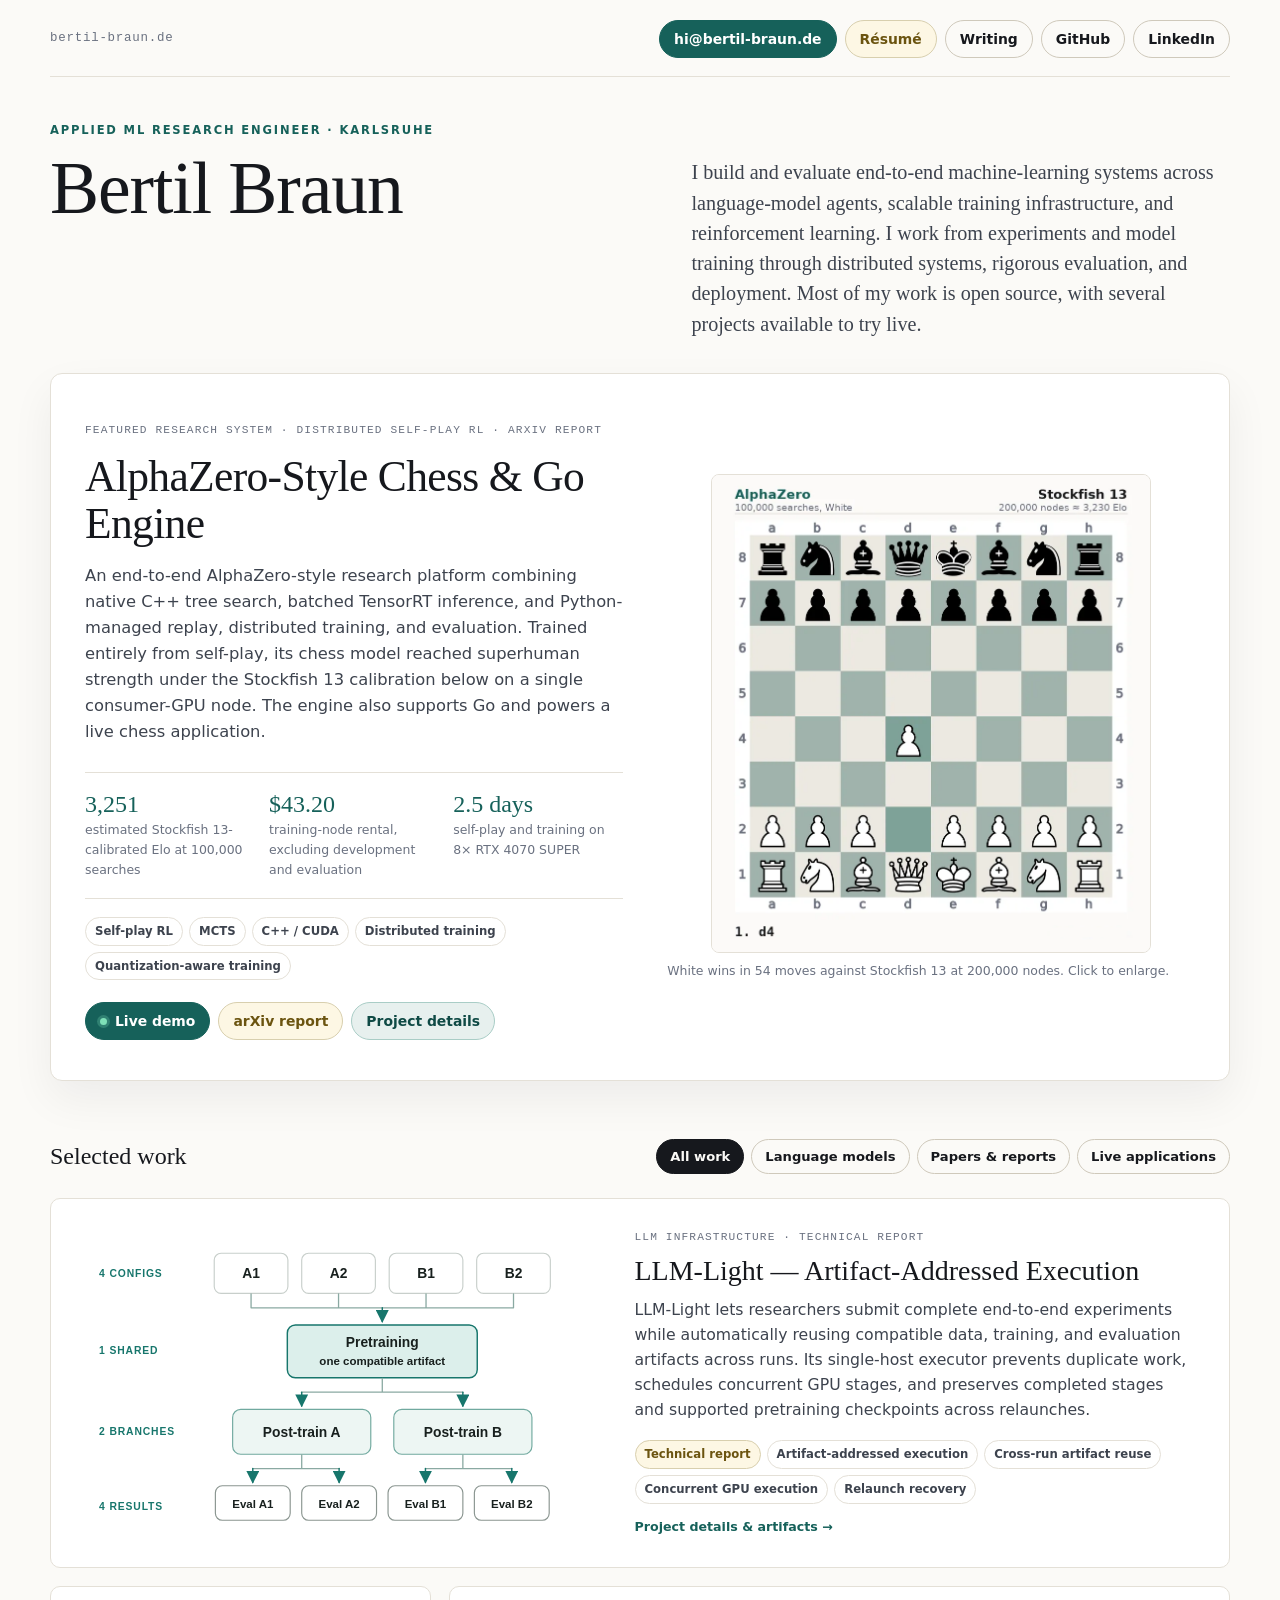
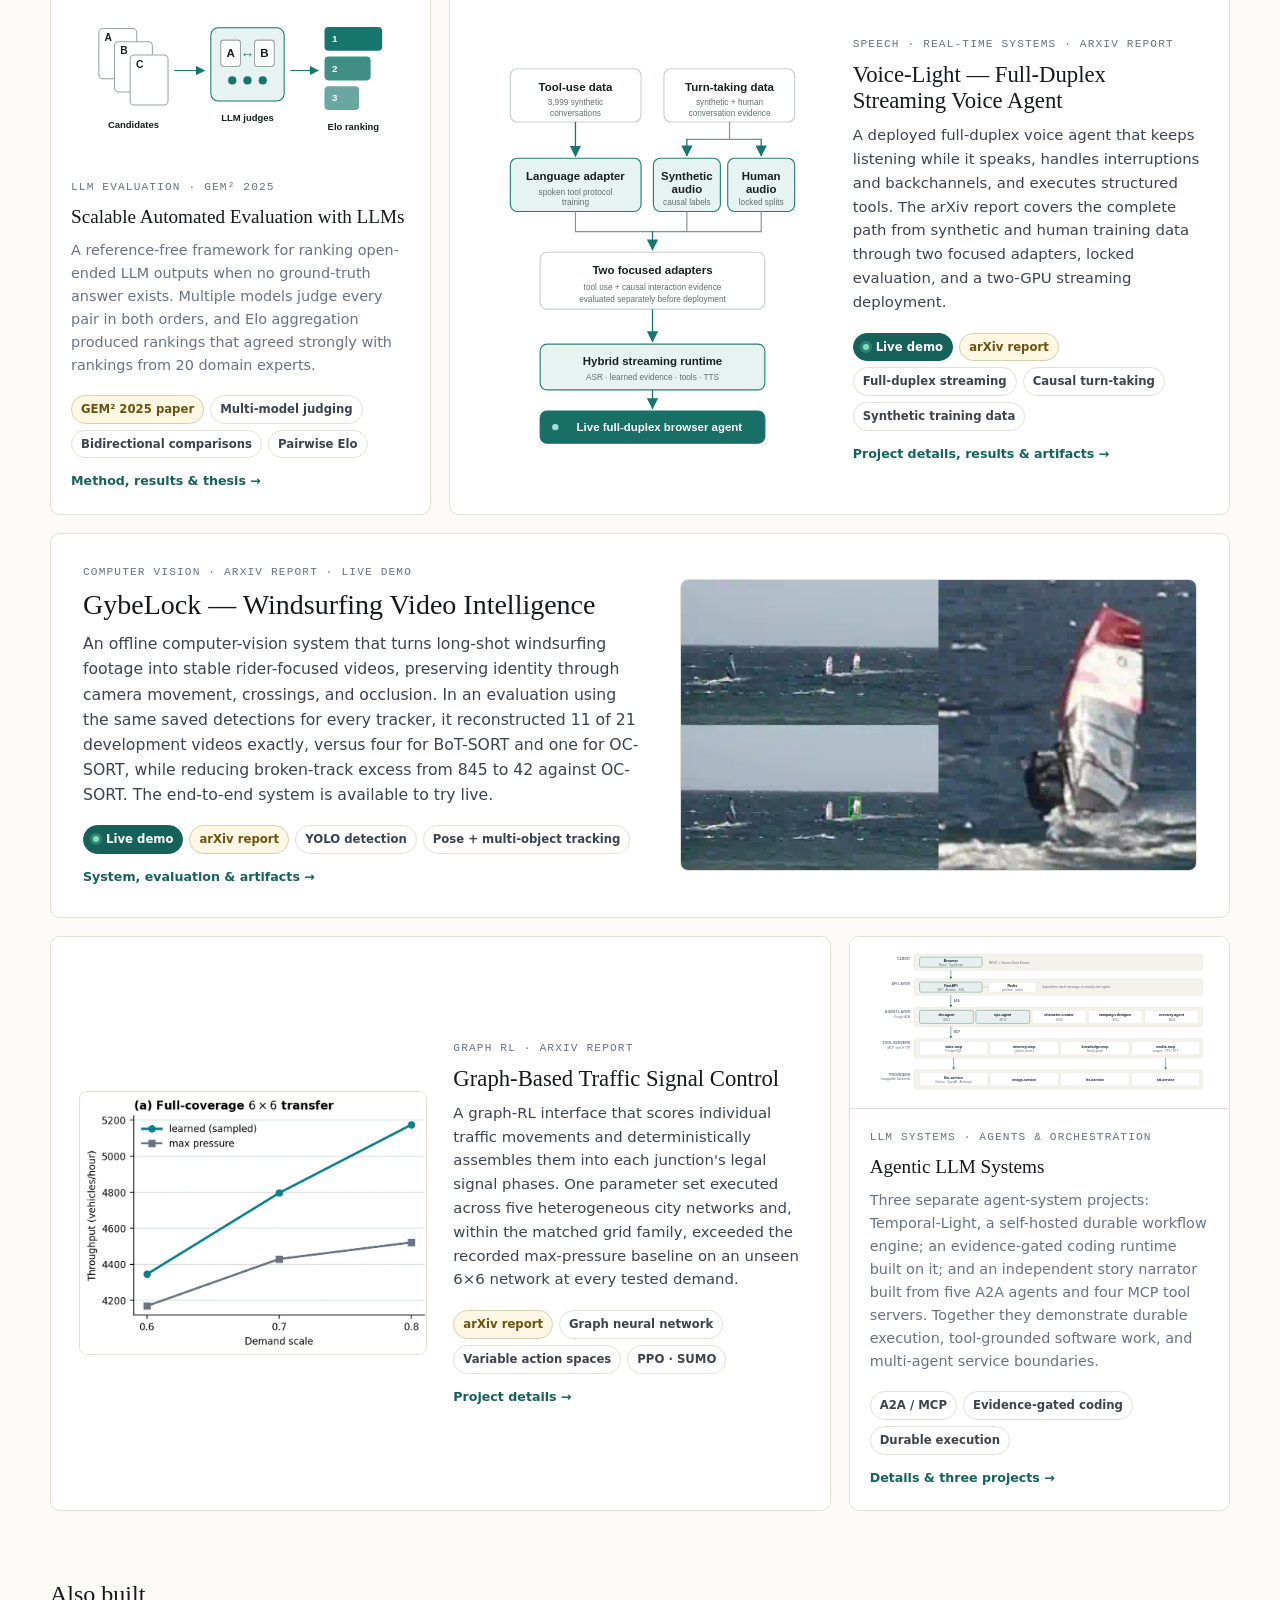
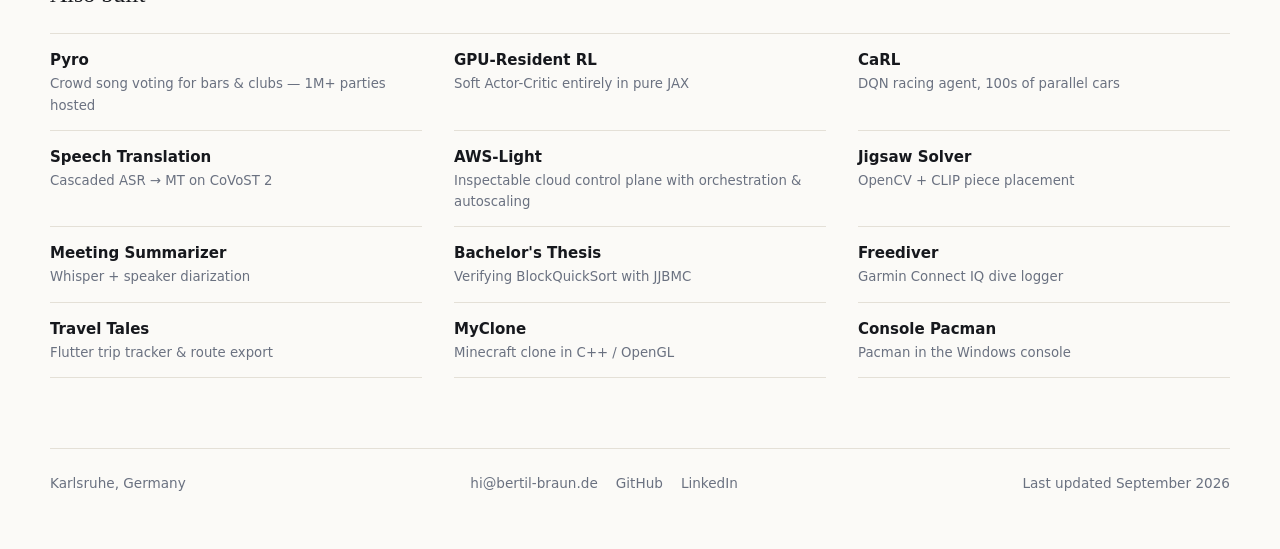
<file: index.html>
<!doctype html>
<html lang="en">
<head>
  <meta charset="utf-8">
  <meta name="viewport" content="width=device-width, initial-scale=1">
  <base href="/">
  <title>Bertil Braun — Applied ML Research Engineer</title>
  <meta name="description" content="Bertil Braun builds and evaluates end-to-end ML systems across language-model agents, scalable training infrastructure, distributed systems, reinforcement learning, and deployment.">
  <meta name="author" content="Bertil Braun">
  <link rel="canonical" href="https://bertil-braun.de/">
  <meta property="og:type" content="website">
  <meta property="og:title" content="Bertil Braun — Applied ML Research Engineer">
  <meta property="og:description" content="End-to-end ML systems across language-model agents, scalable training infrastructure, distributed systems, reinforcement learning, evaluation, and deployment.">
  <meta property="og:url" content="https://bertil-braun.de/">
  <meta property="og:image" content="https://bertil-braun.de/assets/social-card.png">
  <meta property="og:image:width" content="1200">
  <meta property="og:image:height" content="630">
  <meta property="og:image:alt" content="Bertil Braun — Applied ML Research Engineer in Karlsruhe, working across language-model agents, scalable training, distributed systems, reinforcement learning, and evaluation.">
  <meta name="twitter:card" content="summary_large_image">
  <meta name="twitter:title" content="Bertil Braun — Applied ML Research Engineer">
  <meta name="twitter:description" content="Language-model agents, scalable training infrastructure, distributed systems, reinforcement learning, evaluation, and deployment.">
  <meta name="twitter:image" content="https://bertil-braun.de/assets/social-card.png">
  <meta name="theme-color" content="#fbfaf7">
  <link rel="icon" href="data:image/svg+xml,%3Csvg xmlns='http://www.w3.org/2000/svg' viewBox='0 0 32 32'%3E%3Crect width='32' height='32' rx='7' fill='%2316615a'/%3E%3Ctext x='16' y='22' font-family='Georgia,serif' font-size='17' fill='%23fbfaf7' text-anchor='middle'%3EB%3C/text%3E%3C/svg%3E">
  <style>
    :root {
      color-scheme: light;

      --bg: #fbfaf7;
      --bg-tint: #f4f2ec;
      --panel: #ffffff;
      --ink: #16181d;
      --ink-2: #3d434e;
      --muted: #6a7180;
      --rule: #e4e0d7;
      --rule-strong: #cfc9bb;
      --accent: #16615a;
      --accent-ink: #0f4a45;
      --accent-soft: #e7f0ee;

      --serif: "Iowan Old Style", "Palatino Linotype", Palatino, "Book Antiqua", Georgia, "Times New Roman", serif;
      --sans: Inter, ui-sans-serif, system-ui, -apple-system, BlinkMacSystemFont, "Segoe UI", Roboto, sans-serif;
      --mono: ui-monospace, SFMono-Regular, "SF Mono", Menlo, Consolas, monospace;
    }

    * { box-sizing: border-box; }

    html { -webkit-text-size-adjust: 100%; }

    @media (prefers-reduced-motion: reduce) {
      * { animation-duration: 0.01ms !important; transition-duration: 0.01ms !important; }
    }

    body {
      margin: 0;
      min-height: 100vh;
      background: var(--bg);
      color: var(--ink);
      font-family: var(--sans);
      font-size: 17px;
      line-height: 1.6;
      -webkit-font-smoothing: antialiased;
    }

    a { color: inherit; }
    button { font: inherit; color: inherit; }
    ::selection { background: var(--accent-soft); }

    :focus-visible { outline: 2px solid var(--accent); outline-offset: 3px; border-radius: 3px; }

    .skip { position: absolute; left: -9999px; top: 0; padding: 10px 16px; background: var(--accent); color: #fff; z-index: 90; }
    .skip:focus { left: 12px; top: 12px; }

    .page { width: min(1180px, calc(100% - 48px)); margin: 0 auto; }

    /* ---------------- masthead ---------------- */

    .topbar {
      display: flex;
      flex-wrap: wrap;
      align-items: center;
      justify-content: space-between;
      gap: 12px 20px;
      padding: 20px 0 18px;
      border-bottom: 1px solid var(--rule);
    }

    .wordmark {
      font-family: var(--mono);
      font-size: 0.78rem;
      letter-spacing: 0.06em;
      color: var(--muted);
      text-decoration: none;
    }

    .wordmark:hover { color: var(--ink); }

    .masthead {
      display: grid;
      grid-template-columns: minmax(0, 1fr) minmax(0, 0.92fr);
      grid-template-areas:
        "eyebrow ."
        "name    lede";
      align-items: start;
      gap: 0 56px;
      padding: 44px 0 34px;
    }

    .masthead .eyebrow { grid-area: eyebrow; margin-bottom: 12px; }
    .masthead h1 { grid-area: name; margin: 0; }
    .masthead .lede { grid-area: lede; }

    .eyebrow {
      margin: 0;
      color: var(--accent);
      font-size: 0.72rem;
      font-weight: 700;
      letter-spacing: 0.16em;
      text-transform: uppercase;
    }

    h1 {
      margin: 12px 0 0;
      font-family: var(--serif);
      font-size: clamp(2.6rem, 6.4vw, 4.6rem);
      font-weight: 400;
      line-height: 1;
      letter-spacing: -0.015em;
    }

    .lede {
      max-width: 52ch;
      margin: 0;
      padding-top: 0.28em;
      font-family: var(--serif);
      font-size: clamp(1.08rem, 1.7vw, 1.26rem);
      line-height: 1.5;
      color: var(--ink-2);
    }


    .contact { display: flex; flex-wrap: wrap; align-items: center; gap: 8px; }

    .btn {
      display: inline-flex;
      align-items: center;
      gap: 8px;
      min-height: 38px;
      padding: 7px 14px;
      border: 1px solid var(--rule-strong);
      border-radius: 999px;
      background: transparent;
      color: var(--ink);
      font-size: 0.87rem;
      font-weight: 600;
      text-decoration: none;
      white-space: nowrap;
      cursor: pointer;
      transition: background-color 140ms ease, border-color 140ms ease, color 140ms ease;
    }

    .btn:hover { background: var(--bg-tint); border-color: var(--muted); }

    .btn.primary { border-color: var(--accent); background: var(--accent); color: #fff; }
    .btn.primary:hover { background: var(--accent-ink); border-color: var(--accent-ink); }

    .btn.accent { border-color: #a9cdc6; background: var(--accent-soft); color: var(--accent-ink); }
    .btn.accent:hover { background: #d8e9e5; border-color: var(--accent); }

    .btn.live {
      border-color: var(--accent);
      background: var(--accent);
      color: #fff;
    }

    .btn.live:hover { border-color: var(--accent-ink); background: var(--accent-ink); }

    .btn.paper-link { border-color: #d8cfae; background: #fdf7e4; color: #6b5410; }
    .btn.paper-link:hover { border-color: #b89d45; background: #f8edc7; }

    .btn .dot {
      width: 7px; height: 7px; border-radius: 50%;
      background: #7ee0b8; box-shadow: 0 0 0 3px rgba(126, 224, 184, 0.25);
    }

    /* ---------------- hero project ---------------- */

    .hero {
      display: grid;
      grid-template-columns: minmax(0, 1.02fr) minmax(0, 1fr);
      gap: 44px;
      align-items: center;
      padding: 40px 34px;
      border: 1px solid var(--rule);
      border-radius: 12px;
      background: var(--panel);
      box-shadow: 0 18px 44px rgba(22, 24, 29, 0.06);
      cursor: pointer;
      transition: border-color 140ms ease, box-shadow 140ms ease;
    }

    .hero:hover { border-color: var(--rule-strong); box-shadow: 0 22px 56px rgba(22, 24, 29, 0.1); }

    .hero > figure .shot { max-width: 440px; margin: 0 auto; }

    .kicker {
      display: inline-flex;
      align-items: center;
      gap: 8px;
      color: var(--muted);
      font-family: var(--mono);
      font-size: 0.7rem;
      letter-spacing: 0.1em;
      text-transform: uppercase;
    }

    .hero h2 {
      margin: 12px 0 0;
      font-family: var(--serif);
      font-size: clamp(1.9rem, 3.4vw, 2.75rem);
      font-weight: 400;
      line-height: 1.08;
      letter-spacing: -0.015em;
    }

    .hero > div > p { max-width: 54ch; margin: 16px 0 0; color: var(--ink-2); font-size: 1.02rem; }

    .stats {
      display: grid;
      grid-template-columns: repeat(3, minmax(0, 1fr));
      gap: 14px;
      margin-top: 26px;
      padding: 18px 0;
      border-top: 1px solid var(--rule);
      border-bottom: 1px solid var(--rule);
    }

    .stat b {
      display: block;
      font-family: var(--serif);
      font-size: 1.5rem;
      font-weight: 400;
      line-height: 1.1;
      color: var(--accent);
    }

    .stat span { display: block; margin-top: 3px; color: var(--muted); font-size: 0.78rem; }

    /* ---------------- shared bits ---------------- */

    .chips { display: flex; flex-wrap: wrap; gap: 6px; margin-top: 18px; }

    .chip {
      padding: 4px 9px;
      border: 1px solid var(--rule);
      border-radius: 999px;
      background: var(--panel);
      color: var(--ink-2);
      font-size: 0.73rem;
      font-weight: 600;
      white-space: nowrap;
    }

    .chip.paper { border-color: #d8cfae; background: #fdf7e4; color: #6b5410; }
    .chip.live { border-color: #b6d8cf; background: var(--accent-soft); color: var(--accent-ink); }

    a.chip.live {
      display: inline-flex;
      align-items: center;
      gap: 7px;
      border-color: var(--accent);
      background: var(--accent);
      color: #fff;
      text-decoration: none;
    }

    a.chip.live:hover { background: var(--accent-ink); border-color: var(--accent-ink); }

    a.chip.paper { text-decoration: none; }
    a.chip.paper:hover { border-color: #b89d45; background: #f8edc7; }

    .chip.live .dot {
      width: 6px;
      height: 6px;
      border-radius: 50%;
      background: #7ee0b8;
      box-shadow: 0 0 0 3px rgba(126, 224, 184, 0.25);
    }

    .actions { display: flex; flex-wrap: wrap; gap: 8px; margin-top: 22px; }

    figure { margin: 0; }

    .shot { position: relative; display: block; width: 100%; padding: 0; border: 0; background: none; cursor: zoom-in; }

    .shot img {
      display: block;
      width: 100%;
      height: auto;
      border: 1px solid var(--rule);
      border-radius: 8px;
      background: var(--panel);
    }

    .shot::after {
      content: "⤢";
      position: absolute;
      right: 10px;
      bottom: 10px;
      width: 26px;
      height: 26px;
      display: grid;
      place-items: center;
      border-radius: 6px;
      background: rgba(22, 24, 29, 0.62);
      color: #fff;
      font-size: 0.78rem;
      opacity: 0;
      transition: opacity 140ms ease;
    }

    .shot:hover::after, .shot:focus-visible::after { opacity: 1; }

    figcaption { margin-top: 8px; color: var(--muted); font-size: 0.78rem; }

    /* ---------------- work section ---------------- */

    .work { padding-top: 56px; }

    .work-head {
      display: flex;
      flex-wrap: wrap;
      align-items: center;
      justify-content: space-between;
      gap: 14px 24px;
      margin-bottom: 22px;
    }

    h3.section-title {
      margin: 0;
      font-family: var(--serif);
      font-size: 1.5rem;
      font-weight: 400;
    }

    .filters { display: flex; flex-wrap: wrap; gap: 7px; }

    .filter {
      padding: 6px 13px;
      border: 1px solid var(--rule-strong);
      border-radius: 999px;
      background: transparent;
      font-size: 0.82rem;
      font-weight: 600;
      cursor: pointer;
      transition: background-color 140ms ease, color 140ms ease, border-color 140ms ease;
    }

    .filter:hover { background: var(--bg-tint); }
    .filter[aria-pressed="true"] { border-color: var(--ink); background: var(--ink); color: var(--bg); }

    .mosaic {
      display: grid;
      grid-template-columns: repeat(3, minmax(0, 1fr));
      gap: 18px;
    }

    .tile {
      display: flex;
      flex-direction: column;
      border: 1px solid var(--rule);
      border-radius: 10px;
      background: var(--panel);
      text-align: left;
      overflow: hidden;
      cursor: pointer;
      transition: border-color 140ms ease, box-shadow 140ms ease, transform 140ms ease;
    }

    .tile:hover, .tile:focus-visible {
      border-color: var(--rule-strong);
      box-shadow: 0 16px 38px rgba(22, 24, 29, 0.08);
      transform: translateY(-2px);
    }

    [hidden] { display: none !important; }

    .thumb {
      height: 172px;
      border-bottom: 1px solid var(--rule);
      background: var(--bg-tint);
      overflow: hidden;
    }

    .thumb img { display: block; width: 100%; height: 100%; object-fit: cover; object-position: top center; }

    .thumb.fit {
      display: flex;
      align-items: center;
      justify-content: center;
      padding: 12px;
      background: var(--panel);
    }

    .thumb.fit img { width: auto; max-width: 100%; height: 100%; object-fit: contain; }

    .tile-body { display: flex; flex-direction: column; flex: 1; padding: 20px 20px 22px; }

    .tile h4 {
      margin: 8px 0 0;
      font-family: var(--serif);
      font-size: 1.2rem;
      font-weight: 400;
      line-height: 1.25;
    }

    .tile p { margin: 10px 0 0; color: var(--muted); font-size: 0.9rem; }

    .tile .chips { margin-top: auto; padding-top: 18px; }

    .cue { margin-top: 13px; color: var(--accent); font-size: 0.79rem; font-weight: 650; text-decoration: none; }
    .cue:hover { color: var(--accent-ink); text-decoration: underline; text-underline-offset: 3px; }

    /* --- wide tiles: media beside text, side alternates --- */

    .tile.wide {
      grid-column: span 3;
      display: grid;
      grid-template-columns: minmax(0, 0.92fr) minmax(0, 1fr);
      align-items: center;
      gap: 34px;
      padding: 30px 32px;
    }

    .tile.wide.media-right { grid-template-columns: minmax(0, 1fr) minmax(0, 0.92fr); }

    .tile.wide.span2 {
      grid-column: span 2;
      gap: 26px;
      padding: 26px 28px;
    }

    .tile.wide.span2 h4 { font-size: clamp(1.2rem, 1.8vw, 1.42rem); }
    .tile.wide.span2 p { font-size: 0.93rem; }
    .tile.wide.span2 { grid-template-columns: minmax(0, 1fr) minmax(0, 1fr); }
    .tile.wide.span2 .tile-media img { max-height: 300px; }

    .tile.wide.span2 .tile-media.voice-portrait {
      display: flex;
      align-items: center;
      justify-content: center;
    }

    .tile.wide.span2 .tile-media.voice-portrait img {
      width: auto;
      max-width: 100%;
      max-height: 390px;
    }

    .tile.wide .tile-media { order: 0; }
    .tile.wide.media-right .tile-media { order: 2; }

    .tile.wide .tile-media img {
      display: block;
      width: 100%;
      height: auto;
      max-height: 300px;
      object-fit: contain;
      border: 1px solid var(--rule);
      border-radius: 8px;
      background: var(--panel);
    }

    .tile.wide .tile-body { padding: 0; }

    .tile.wide h4 { font-size: clamp(1.35rem, 2.3vw, 1.75rem); line-height: 1.14; }
    .tile.wide p { color: var(--ink-2); font-size: 0.98rem; }
    .tile.wide .chips { margin-top: 18px; padding-top: 0; }

    /* Filtered results use a regular comparison grid instead of retaining editorial spans. */

    .mosaic.is-filtered { grid-template-columns: repeat(2, minmax(0, 1fr)); }

    .mosaic.is-filtered .tile,
    .mosaic.is-filtered .tile.wide,
    .mosaic.is-filtered .tile.wide.media-right,
    .mosaic.is-filtered .tile.wide.span2 {
      grid-column: auto;
      display: flex;
      gap: 0;
      padding: 0;
    }

    .mosaic.is-filtered .tile.wide .tile-media {
      order: 0;
      height: 172px;
      padding: 12px;
      border-bottom: 1px solid var(--rule);
      background: var(--bg-tint);
    }

    .mosaic.is-filtered .tile.wide .tile-media .shot {
      height: 100%;
      overflow: hidden;
    }

    .mosaic.is-filtered .tile.wide .tile-media img {
      width: 100%;
      height: 100%;
      max-height: none;
      border: 0;
      border-radius: 0;
      background: transparent;
      object-fit: contain;
    }

    .mosaic.is-filtered .tile.wide .tile-body { padding: 20px 20px 22px; }
    .mosaic.is-filtered .tile.wide h4 { font-size: 1.2rem; line-height: 1.25; }
    .mosaic.is-filtered .tile.wide p { color: var(--muted); font-size: 0.9rem; }
    .mosaic.is-filtered .tile.wide .chips { margin-top: auto; padding-top: 18px; }

    .empty { grid-column: 1 / -1; padding: 36px 0; color: var(--muted); font-size: 0.92rem; }

    /* ---------------- also built ---------------- */

    .also-head { margin: 64px 0 0; }
    .also-head[hidden], .also[hidden] { display: none; }

    .also {
      display: grid;
      grid-template-columns: repeat(auto-fill, minmax(300px, 1fr));
      gap: 0 32px;
      margin-top: 20px;
      border-top: 1px solid var(--rule);
    }

    .also a { display: block; padding: 14px 0; border-bottom: 1px solid var(--rule); text-decoration: none; transition: color 140ms ease; }
    .also a[hidden] { display: none; }
    .also a:hover { color: var(--accent); }
    .also .name { display: block; font-weight: 650; font-size: 0.94rem; }
    .also .what { display: block; margin-top: 1px; color: var(--muted); font-size: 0.83rem; }

    /* ---------------- footer ---------------- */

    footer {
      display: flex;
      flex-wrap: wrap;
      justify-content: space-between;
      gap: 12px 24px;
      margin-top: 70px;
      padding: 24px 0 54px;
      border-top: 1px solid var(--rule);
      color: var(--muted);
      font-size: 0.85rem;
    }

    footer a { color: var(--muted); text-decoration: none; }
    footer a:hover { color: var(--accent); }
    .footer-links { display: flex; flex-wrap: wrap; gap: 18px; }

    /* ---------------- modal ---------------- */

    .backdrop {
      position: fixed;
      inset: 0;
      z-index: 40;
      display: none;
      align-items: center;
      justify-content: center;
      padding: 28px;
      background: rgba(22, 24, 29, 0.42);
      backdrop-filter: blur(6px);
    }

    .backdrop.open { display: flex; }

    .modal {
      width: min(1000px, 100%);
      max-height: min(880px, calc(100vh - 56px));
      overflow: auto;
      border-radius: 12px;
      background: var(--panel);
      box-shadow: 0 30px 90px rgba(12, 14, 20, 0.32);
    }

    .modal-head {
      position: sticky;
      top: 0;
      z-index: 2;
      display: flex;
      align-items: flex-start;
      justify-content: space-between;
      gap: 18px;
      padding: 24px 26px 16px;
      border-bottom: 1px solid var(--rule);
      background: var(--panel);
    }

    .modal-head h1 { margin: 0; font-family: var(--serif); font-size: 1.48rem; font-weight: 400; line-height: 1.2; }

    .modal-kicker {
      margin: 0 0 6px;
      color: var(--accent);
      font-size: 0.68rem;
      font-weight: 700;
      letter-spacing: 0.14em;
      text-transform: uppercase;
    }

    .modal-close {
      flex: none;
      width: 36px; height: 36px;
      border: 1px solid var(--rule-strong);
      border-radius: 999px;
      background: var(--panel);
      color: var(--muted);
      font-size: 1.2rem;
      line-height: 1;
      cursor: pointer;
    }
    .modal-close:hover { background: var(--bg-tint); color: var(--ink); }

    .modal-body { padding: 24px 26px 30px; }

    .modal-body > .cols {
      display: grid;
      grid-template-columns: minmax(0, 1fr) minmax(300px, 400px);
      gap: 28px;
    }

    .modal-body p { margin: 0; color: var(--ink-2); font-size: 0.97rem; }
    .modal-body ul { margin: 16px 0 0; padding-left: 18px; color: var(--ink-2); font-size: 0.94rem; }
    .modal-body li + li { margin-top: 8px; }
    .modal-body code { font-family: var(--mono); font-size: 0.88em; background: var(--bg-tint); padding: 1px 5px; border-radius: 4px; }

    .modal-media { display: grid; align-content: start; gap: 18px; }


    .facts-table { width: 100%; margin-top: 18px; border-collapse: collapse; font-size: 0.88rem; }
    .facts-table th, .facts-table td { padding: 7px 10px; border-bottom: 1px solid var(--rule); text-align: left; }
    .facts-table th { color: var(--muted); font-weight: 650; font-size: 0.76rem; letter-spacing: 0.04em; text-transform: uppercase; }
    .facts-table td:first-child { color: var(--ink-2); }
    .facts-table td b { font-weight: 700; }

    .refs { margin-top: 22px; padding-top: 16px; border-top: 1px solid var(--rule); }

    .refs h5 {
      margin: 0 0 10px;
      font-family: var(--sans);
      font-size: 0.68rem;
      font-weight: 700;
      letter-spacing: 0.14em;
      text-transform: uppercase;
      color: var(--muted);
    }

    .refs .cite { margin: 0 0 12px; font-family: var(--serif); font-size: 0.94rem; color: var(--ink-2); }
    .refs .cite .t { font-style: italic; }

    .note {
      margin-top: 16px;
      padding: 12px 14px;
      border-left: 2px solid var(--rule-strong);
      color: var(--muted);
      font-size: 0.86rem;
    }

    .detail-section + .detail-section { margin-top: 24px; }
    .detail-section h3 {
      margin: 0 0 9px;
      font-family: var(--sans);
      font-size: 0.72rem;
      font-weight: 750;
      letter-spacing: 0.12em;
      text-transform: uppercase;
      color: var(--accent);
    }

    .writing-list { display: grid; gap: 0; }

    .writing-item {
      display: grid;
      grid-template-columns: minmax(0, 1fr) auto;
      align-items: center;
      gap: 18px;
      padding: 18px 0;
      border-bottom: 1px solid var(--rule);
    }

    .writing-item:first-child { padding-top: 0; }
    .writing-item:last-child { padding-bottom: 0; border-bottom: 0; }

    .writing-item h3 {
      margin: 3px 0 5px;
      font-family: var(--serif);
      font-size: 1.12rem;
      font-weight: 400;
      line-height: 1.3;
    }

    .writing-item .writing-meta {
      color: var(--accent);
      font-family: var(--mono);
      font-size: 0.68rem;
      font-weight: 700;
      letter-spacing: 0.09em;
      text-transform: uppercase;
    }

    .writing-item .writing-summary { max-width: 70ch; font-size: 0.9rem; }
    .writing-item > .btn { justify-self: end; }

    /* ---------------- lightbox ---------------- */

    .lightbox {
      position: fixed;
      inset: 0;
      z-index: 70;
      display: none;
      flex-direction: column;
      align-items: center;
      justify-content: center;
      gap: 14px;
      padding: 32px;
      background: rgba(12, 14, 18, 0.93);
      cursor: zoom-out;
    }

    .lightbox.open { display: flex; }

    .lightbox img {
      max-width: min(1400px, 100%);
      max-height: calc(100vh - 130px);
      object-fit: contain;
      border-radius: 6px;
      background: #fff;
    }

    .lightbox figcaption { max-width: 74ch; color: #e7e5df; font-size: 0.88rem; text-align: center; }

    .lightbox-close {
      position: absolute;
      top: 18px; right: 18px;
      width: 40px; height: 40px;
      border: 1px solid rgba(255, 255, 255, 0.35);
      border-radius: 999px;
      background: transparent;
      color: #fff;
      font-size: 1.3rem;
      line-height: 1;
      cursor: pointer;
    }
    .lightbox-close:hover { background: rgba(255, 255, 255, 0.14); }

    /* ---------------- responsive ---------------- */

    @media (max-width: 1000px) {
      .mosaic { grid-template-columns: repeat(2, minmax(0, 1fr)); }
      .tile.wide { grid-column: span 2; }
      .tile.wide.span2 {
        grid-column: span 1;
        display: flex;
        gap: 0;
        padding: 0;
      }
      .tile.wide.span2 .tile-media {
        order: 0;
        height: 172px;
        padding: 12px;
        border-bottom: 1px solid var(--rule);
        background: var(--bg-tint);
      }
      .tile.wide.span2 .tile-media img {
        width: 100%;
        height: 100%;
        max-height: none;
        border: 0;
        border-radius: 0;
        background: transparent;
        object-fit: contain;
      }
      .tile.wide.span2 .tile-media.voice-portrait { height: 320px; }
      .tile.wide.span2 .tile-media.voice-portrait img {
        width: auto;
        height: 100%;
      }
      .tile.wide.span2 .tile-body { padding: 20px 20px 22px; }
      .tile.wide.span2 h4 { font-size: 1.2rem; line-height: 1.25; }
      .tile.wide.span2 p { color: var(--muted); font-size: 0.9rem; }
      .tile.wide.span2 .chips { margin-top: auto; padding-top: 18px; }
    }

    @media (max-width: 860px) {
      body { font-size: 16px; }
      .page { width: min(100% - 32px, 1180px); }
      .masthead {
        grid-template-columns: 1fr;
        grid-template-areas: "eyebrow" "name" "lede";
        gap: 0;
        padding-top: 40px;
      }
      .masthead .lede { padding-top: 18px; }
      .contact { justify-content: flex-start; }
      .hero { grid-template-columns: 1fr; gap: 26px; padding: 26px 22px; }
      .hero > figure { order: 2; }
      .work-head { align-items: stretch; }
      .filters { display: grid; grid-template-columns: repeat(2, minmax(0, 1fr)); width: 100%; }
      .filter { min-width: 0; text-align: center; }
      .mosaic { grid-template-columns: minmax(0, 1fr); gap: 16px; }
      .mosaic.is-filtered { grid-template-columns: minmax(0, 1fr); }
      .tile { min-width: 0; }
      .tile.wide, .tile.wide.media-right, .tile.wide.span2 {
        grid-column: 1 / -1;
        display: flex;
        grid-template-columns: minmax(0, 1fr);
        gap: 0;
        padding: 0;
      }
      .tile.wide .tile-media, .tile.wide.media-right .tile-media, .tile.wide.span2 .tile-media {
        order: 0;
        height: 184px;
        padding: 12px;
        border-bottom: 1px solid var(--rule);
        background: var(--bg-tint);
      }
      .mosaic.is-filtered .tile.wide .tile-media { height: 184px; }
      .tile.wide .tile-media img, .tile.wide.span2 .tile-media img {
        width: 100%;
        height: 100%;
        max-height: none;
        border: 0;
        border-radius: 0;
        background: transparent;
        object-fit: contain;
      }
      .tile.wide .tile-media.voice-portrait,
      .tile.wide.span2 .tile-media.voice-portrait {
        height: 390px;
        padding: 16px;
      }
      .tile.wide .tile-media.voice-portrait img,
      .tile.wide.span2 .tile-media.voice-portrait img {
        width: auto;
        height: 100%;
      }
      .tile.wide .tile-body, .tile.wide.span2 .tile-body { padding: 20px 20px 22px; }
      .thumb { height: 184px; }
      .tile p, .tile.wide p, .tile.wide.span2 p { font-size: 0.9rem; line-height: 1.55; }
      .backdrop { padding: 0; }
      .modal { max-height: 100vh; height: 100%; border-radius: 0; }
      .modal-body > .cols { grid-template-columns: 1fr; gap: 22px; }
      .modal-body { padding: 20px; }
      .modal-head { padding: 20px 20px 14px; }
      .writing-item { grid-template-columns: 1fr; gap: 12px; }
      .writing-item > .btn { justify-self: start; }
      .lightbox { padding: 16px; }
    }

    .tile .diagram-media,
    .tile.wide .tile-media.diagram-media,
    .tile.wide.span2 .tile-media.diagram-media {
      border-bottom: 0;
      background: transparent;
    }

    .tile .diagram-media img,
    .tile.wide .tile-media.diagram-media img,
    .tile.wide.span2 .tile-media.diagram-media img {
      border: 0;
      border-radius: 0;
      background: transparent;
    }

    .diagram-figure img { display: block; width: 100%; height: auto; }

    @media print {
      .backdrop, .lightbox, .filters, .cue { display: none !important; }
      body { background: #fff; }
    }
  </style>
</head>
<body>
  <a class="skip" href="#work">Skip to projects</a>

  <div class="page">
    <div class="topbar">
      <a class="wordmark" href="/">bertil-braun.de</a>
      <nav class="contact" aria-label="Contact and profiles">
        <a class="btn primary" href="mailto:hi@bertil-braun.de">hi@bertil-braun.de</a>
        <a class="btn paper-link" href="assets/bertil-braun-cv.pdf?v=20260930-public" target="_blank" rel="noopener">Résumé</a>
        <button class="btn" type="button" id="writing-button" aria-haspopup="dialog" aria-controls="modal">Writing</button>
        <a class="btn" href="https://github.com/BertilBraun" target="_blank" rel="noopener">GitHub</a>
        <a class="btn" href="https://www.linkedin.com/in/bertil-braun" target="_blank" rel="noopener">LinkedIn</a>
      </nav>
    </div>

    <header class="masthead">
      <p class="eyebrow">Applied ML Research Engineer · Karlsruhe</p>
      <h1>Bertil&nbsp;Braun</h1>
      <p class="lede">
        I build and evaluate end-to-end machine-learning systems across language-model agents,
        scalable training infrastructure, and reinforcement learning. I work from experiments and
        model training through distributed systems, rigorous evaluation, and deployment. Most of
        my work is open source, with several projects available to try live.
      </p>
    </header>

    <main id="work">
      <!-- ============ hero project ============ -->
      <article class="hero" data-open="chess">
        <div>
          <span class="kicker">Featured research system · Distributed self-play RL · arXiv report</span>
          <h2>AlphaZero-Style Chess &amp; Go Engine</h2>
          <p>
            An end-to-end AlphaZero-style research platform combining native C++ tree search,
            batched TensorRT inference, and Python-managed replay, distributed training, and
            evaluation. Trained entirely from self-play, its chess model reached superhuman
            strength under the Stockfish 13 calibration below on a single consumer-GPU node.
            The engine also supports Go and powers a live chess application.
          </p>
          <div class="stats">
            <span class="stat"><b>3,251</b><span>estimated Stockfish 13-calibrated Elo at 100,000 searches</span></span>
            <span class="stat"><b>$43.20</b><span>training-node rental, excluding development and evaluation</span></span>
            <span class="stat"><b>2.5 days</b><span>self-play and training on 8× RTX 4070 SUPER</span></span>
          </div>
          <div class="chips">
            <span class="chip">Self-play RL</span>
            <span class="chip">MCTS</span>
            <span class="chip">C++ / CUDA</span>
            <span class="chip">Distributed training</span>
            <span class="chip">Quantization-aware training</span>
          </div>
          <div class="actions">
            <a class="btn live" href="https://chess.bertil-braun.de/" target="_blank" rel="noopener" data-stop>
              <span class="dot" aria-hidden="true"></span> Live demo
            </a>
            <a class="btn paper-link" href="https://arxiv.org/abs/2609.37447" target="_blank" rel="noopener" data-stop>arXiv report</a>
            <a class="btn accent" href="/projects/alphazero/" data-project-link="chess">Project details</a>
          </div>
        </div>
        <figure>
          <button class="shot" type="button" data-stop
                  data-src="assets/chess-game.webp?v=game74-elo"
                  data-caption="Game 74 of the final evaluation: checkpoint 1026 plays White at 100,000 searches per move against Stockfish 13 at 200,000 nodes. After the fixed eight-move opening, the game ends with 54. Qf7#. The model scored 25 wins, 56 draws, and 19 losses across this 100-game match.">
            <img src="assets/chess-game.webp?v=game74-elo" alt="AlphaZero playing White at 100,000 searches against Stockfish 13 at 200,000 nodes, winning with 54. Qf7 checkmate" width="883" height="962">
          </button>
          <figcaption>White wins in 54 moves against Stockfish 13 at 200,000 nodes. Click to enlarge.</figcaption>
        </figure>
      </article>

      <!-- ============ mosaic ============ -->
      <section class="work" aria-labelledby="work-title">
        <div class="work-head">
          <h3 class="section-title" id="work-title">Selected work</h3>
          <div class="filters" role="group" aria-label="Filter selected and additional work">
            <button class="filter" type="button" data-filter="all" aria-pressed="true">All work</button>
            <button class="filter" type="button" data-filter="language" aria-pressed="false">Language models</button>
            <button class="filter" type="button" data-filter="publication" aria-pressed="false">Papers &amp; reports</button>
            <button class="filter" type="button" data-filter="live" aria-pressed="false">Live applications</button>
          </div>
        </div>

        <div class="mosaic" id="mosaic">

          <article class="tile wide" data-open="llm-light" data-tags="language publication">
            <figure class="tile-media diagram-media">
              <img src="assets/llm-light-card.svg" alt="Four complete experiment configurations resolve to one shared pretraining artifact, two post-training artifacts, and four evaluation artifacts" loading="lazy" decoding="async">
            </figure>
            <div class="tile-body">
              <span class="kicker">LLM infrastructure · Technical report</span>
              <h4>LLM-Light — Artifact-Addressed Execution</h4>
              <p>
                LLM-Light lets researchers submit complete end-to-end experiments while automatically
                reusing compatible data, training, and evaluation artifacts across runs. Its
                single-host executor prevents duplicate work, schedules concurrent GPU stages,
                and preserves completed stages and supported pretraining checkpoints across relaunches.
              </p>
              <div class="chips">
                <a class="chip paper" href="https://github.com/BertilBraun/LLM-Light/releases/download/Technical-Report/artifact-addressed-execution-llm-light.pdf" target="_blank" rel="noopener" data-stop>Technical report</a>
                <span class="chip">Artifact-addressed execution</span>
                <span class="chip">Cross-run artifact reuse</span>
                <span class="chip">Concurrent GPU execution</span>
                <span class="chip">Relaunch recovery</span>
              </div>
              <a class="cue" href="/projects/llm-light/" data-project-link="llm-light">Project details &amp; artifacts →</a>
            </div>
          </article>

          <article class="tile" data-open="llm-eval" data-tags="language publication">
            <span class="thumb fit diagram-media"><img src="assets/llm-eval-card.svg" alt="Candidate outputs are compared in both orders by multiple language-model judges and aggregated into an Elo ranking" loading="lazy" decoding="async"></span>
            <div class="tile-body">
              <span class="kicker">LLM evaluation · GEM² 2025</span>
              <h4>Scalable Automated Evaluation with LLMs</h4>
              <p>A reference-free framework for ranking open-ended LLM outputs when no ground-truth answer exists. Multiple models judge every pair in both orders, and Elo aggregation produced rankings that agreed strongly with rankings from 20 domain experts.</p>
              <div class="chips">
                <a class="chip paper" href="https://aclanthology.org/2025.gem-1.28/" target="_blank" rel="noopener" data-stop>GEM² 2025 paper</a>
                <span class="chip">Multi-model judging</span>
                <span class="chip">Bidirectional comparisons</span>
                <span class="chip">Pairwise Elo</span>
              </div>
              <a class="cue" href="/projects/scalable-llm-evaluation/" data-project-link="llm-eval">Method, results &amp; thesis →</a>
            </div>
          </article>

          <article class="tile wide span2" data-open="voice-light" data-tags="language publication live">
            <figure class="tile-media voice-portrait diagram-media">
              <img src="assets/voice-light-card.svg" alt="Tool-use and turn-taking data feed two focused adapters and a hybrid streaming runtime for the live full-duplex browser agent" loading="lazy" decoding="async">
            </figure>
            <div class="tile-body">
              <span class="kicker">Speech · Real-time systems · arXiv report</span>
              <h4>Voice-Light — Full-Duplex Streaming Voice Agent</h4>
              <p>A deployed full-duplex voice agent that keeps listening while it speaks, handles interruptions and backchannels, and executes structured tools. The arXiv report covers the complete path from synthetic and human training data through two focused adapters, locked evaluation, and a two-GPU streaming deployment.</p>
              <div class="chips">
                <a class="chip live" href="https://voice.bertil-braun.de" target="_blank" rel="noopener" data-stop>
                  <span class="dot" aria-hidden="true"></span> Live demo
                </a>
                <a class="chip paper" href="https://arxiv.org/abs/2609.20995" target="_blank" rel="noopener" data-stop>arXiv report</a>
                <span class="chip">Full-duplex streaming</span>
                <span class="chip">Causal turn-taking</span>
                <span class="chip">Synthetic training data</span>
              </div>
              <a class="cue" href="/projects/voice-light/" data-project-link="voice-light">Project details, results &amp; artifacts →</a>
            </div>
          </article>

          <article class="tile wide media-right" data-open="gybelock" data-tags="live publication">
            <figure class="tile-media">
              <button class="shot" type="button" data-stop
                      data-src="assets/gybelock.webp"
                      data-caption="Top left: the original beach-shot footage. Bottom left: detections and tracks, with the selected rider boxed. Right: the stabilised focused view that follows that rider.">
                <img src="assets/gybelock.webp" alt="Windsurfing footage with rider detections and a stabilised focused view of one selected rider" loading="lazy" decoding="async">
              </button>
            </figure>
            <div class="tile-body">
              <span class="kicker">Computer vision · arXiv report · Live demo</span>
              <h4>GybeLock — Windsurfing Video Intelligence</h4>
              <p>
                An offline computer-vision system that turns long-shot windsurfing footage into
                stable rider-focused videos, preserving identity through camera movement, crossings,
                and occlusion. In an evaluation using the same saved detections for every tracker, it
                reconstructed 11 of 21 development videos exactly, versus four for BoT-SORT and one
                for OC-SORT, while reducing broken-track excess from 845 to 42 against OC-SORT. The
                end-to-end system is available to try live.
              </p>
              <div class="chips">
                <a class="chip live" href="https://gybelock.bertil-braun.de" target="_blank" rel="noopener" data-stop>
                  <span class="dot" aria-hidden="true"></span> Live demo
                </a>
                <a class="chip paper" href="https://arxiv.org/abs/2609.24492" target="_blank" rel="noopener" data-stop>arXiv report</a>
                <span class="chip">YOLO detection</span>
                <span class="chip">Pose + multi-object tracking</span>
              </div>
              <a class="cue" href="/projects/gybelock/" data-project-link="gybelock">System, evaluation &amp; artifacts →</a>
            </div>
          </article>

          <article class="tile wide span2" data-open="gnn" data-tags="publication">
            <figure class="tile-media">
              <button class="shot" type="button" data-stop
                      data-src="assets/gnn-results.webp"
                      data-caption="Left: sampled control versus max pressure on an unseen 6×6 grid, by demand — the learned policy is ahead at every demand level. Right: each city normalised by its own strongest non-learned baseline; anything up and to the right of the crosshair beats every non-learned controller on both throughput and completion.">
                <img src="assets/gnn-transfer.webp" alt="Line chart: learned control versus max pressure throughput on an unseen 6x6 grid across three demand levels" loading="lazy" decoding="async">
              </button>
            </figure>
            <div class="tile-body">
              <span class="kicker">Graph RL · arXiv report</span>
              <h4>Graph-Based Traffic Signal Control</h4>
              <p>
                A graph-RL interface that scores individual traffic movements and deterministically
                assembles them into each junction's legal signal phases. One parameter set executed
                across five heterogeneous city networks and, within the matched grid family,
                exceeded the recorded max-pressure baseline on an unseen 6×6 network at every tested demand.
              </p>
              <div class="chips">
                <a class="chip paper" href="https://arxiv.org/abs/2607.21831" target="_blank" rel="noopener" data-stop>arXiv report</a>
                <span class="chip">Graph neural network</span>
                <span class="chip">Variable action spaces</span>
                <span class="chip">PPO · SUMO</span>
              </div>
              <a class="cue" href="/projects/traffic-signal-control/" data-project-link="gnn">Project details →</a>
            </div>
          </article>

          <article class="tile" data-open="agentic" data-tags="language">
            <span class="thumb fit"><img src="assets/agentic.svg" alt="Layered architecture diagram for the independent multi-agent story narrator" loading="lazy" decoding="async"></span>
            <div class="tile-body">
              <span class="kicker">LLM systems · Agents &amp; orchestration</span>
              <h4>Agentic LLM Systems</h4>
              <p>Three separate agent-system projects: Temporal-Light, a self-hosted durable workflow engine; an evidence-gated coding runtime built on it; and an independent story narrator built from five A2A agents and four MCP tool servers. Together they demonstrate durable execution, tool-grounded software work, and multi-agent service boundaries.</p>
              <div class="chips">
                <span class="chip">A2A / MCP</span>
                <span class="chip">Evidence-gated coding</span>
                <span class="chip">Durable execution</span>
              </div>
              <a class="cue" href="/projects/agentic-llm-systems/" data-project-link="agentic">Details &amp; three projects →</a>
            </div>
          </article>

          <p class="empty" id="empty" hidden>No projects in that area.</p>
        </div>

        <div class="also-head" id="also-head">
          <h3 class="section-title">Also built</h3>
        </div>
        <div class="also" id="also">
          <a href="https://pyro.vote/" target="_blank" rel="noopener" data-tags="live"><span class="name">Pyro</span><span class="what">Crowd song voting for bars &amp; clubs — 1M+ parties hosted</span></a>
          <a href="https://github.com/BertilBraun/RL-entirely-on-GPU" target="_blank" rel="noopener" data-tags=""><span class="name">GPU-Resident RL</span><span class="what">Soft Actor-Critic entirely in pure JAX</span></a>
          <a href="https://github.com/BertilBraun/CaRL" target="_blank" rel="noopener" data-tags=""><span class="name">CaRL</span><span class="what">DQN racing agent, 100s of parallel cars</span></a>
          <a href="https://github.com/BertilBraun/Advanced-Improvement-in-Speech-Translation" target="_blank" rel="noopener" data-tags="language"><span class="name">Speech Translation</span><span class="what">Cascaded ASR → MT on CoVoST 2</span></a>
          <a href="/projects/aws-light/" data-project-link="aws-light" data-tags=""><span class="name">AWS-Light</span><span class="what">Inspectable cloud control plane with orchestration &amp; autoscaling</span></a>
          <a href="https://github.com/BertilBraun/Jigsaw-Puzzle-Solver" target="_blank" rel="noopener" data-tags=""><span class="name">Jigsaw Solver</span><span class="what">OpenCV + CLIP piece placement</span></a>
          <a href="https://github.com/BertilBraun/Meeting-Summarizer" target="_blank" rel="noopener" data-tags="language"><span class="name">Meeting Summarizer</span><span class="what">Whisper + speaker diarization</span></a>
          <a href="https://github.com/BertilBraun/BachelorsThesis" target="_blank" rel="noopener" data-tags="publication"><span class="name">Bachelor's Thesis</span><span class="what">Verifying BlockQuickSort with JJBMC</span></a>
          <a href="https://github.com/BertilBraun/Freediver" target="_blank" rel="noopener" data-tags=""><span class="name">Freediver</span><span class="what">Garmin Connect IQ dive logger</span></a>
          <a href="https://github.com/BertilBraun/Van-Tour-Tracker" target="_blank" rel="noopener" data-tags=""><span class="name">Travel Tales</span><span class="what">Flutter trip tracker &amp; route export</span></a>
          <a href="https://github.com/BertilBraun/MyClone" target="_blank" rel="noopener" data-tags=""><span class="name">MyClone</span><span class="what">Minecraft clone in C++ / OpenGL</span></a>
          <a href="https://github.com/BertilBraun/Console-Pacman" target="_blank" rel="noopener" data-tags=""><span class="name">Console Pacman</span><span class="what">Pacman in the Windows console</span></a>
        </div>
      </section>
    </main>

    <footer>
      <span>Karlsruhe, Germany</span>
      <span class="footer-links">
        <a href="mailto:hi@bertil-braun.de">hi@bertil-braun.de</a>
        <a href="https://github.com/BertilBraun" target="_blank" rel="noopener">GitHub</a>
        <a href="https://www.linkedin.com/in/bertil-braun" target="_blank" rel="noopener">LinkedIn</a>
      </span>
      <span>Last updated September 2026</span>
    </footer>
  </div>

  <!-- ==================== detail templates ==================== -->

  <template id="tpl-chess" data-kicker="Self-play reinforcement learning · arXiv report">
    <div class="cols">
      <div>
        <section class="detail-section">
          <h3>Overview</h3>
          <p>
            How much chess strength can a complete self-play learning system develop on one
            eight-GPU consumer node? This project builds the entire loop: native game rules and
            search, GPU inference, replay storage, distributed model training, match evaluation,
            and a browser application. The latest run learned from random initialization without
            human games. The shared engine also supports exploratory 7×7 and 9×9 Go experiments;
            the results below are for chess.
          </p>
        </section>
        <section class="detail-section">
          <h3>Headline results</h3>
          <table class="facts-table">
            <thead><tr><th>Search budget</th><th>Estimated Stockfish 13-calibrated Elo</th></tr></thead>
            <tbody>
              <tr><td>Policy only — no tree search</td><td><b>1,658</b> <span style="color:var(--muted)">[1,608–1,710]</span></td></tr>
              <tr><td>10,000 searches</td><td><b>3,114</b> <span style="color:var(--muted)">[3,065–3,163]</span></td></tr>
              <tr><td>100,000 searches</td><td><b>3,251</b> <span style="color:var(--muted)">[3,206–3,297]</span></td></tr>
            </tbody>
          </table>
          <p class="note">
            The 6.32-million-parameter model reached superhuman playing strength under this
            calibration after 2.5 days on 8× RTX 4070 SUPER GPUs shared between self-play and
            training. The run generated 3.25 million games and processed 836.6 million training
            examples, including replayed positions. Search substantially strengthens the same
            trained model, as the table shows; brackets give 95% confidence intervals.
          </p>
          <p class="note">
            Superhuman chess on eight consumer GPUs and $43.20 in training-node rental—a hardware
            deployment orders of magnitude smaller in accelerator count than the thousands of TPUs used by
            <a href="https://arxiv.org/abs/1712.01815" target="_blank" rel="noopener">the original AlphaZero</a>,
            though not equivalent playing strength. The rental figure excludes development
            experiments and evaluation.
          </p>
        </section>
        <section class="detail-section">
          <h3>System and training architecture</h3>
          <ul>
            <li><strong>Making self-play affordable.</strong> A native C++ engine searches many games concurrently and batches their neural-network requests on the GPU. Optimized TensorRT inference helps turn limited hardware into a steady supply of training games.</li>
            <li><strong>Learning from the right experience.</strong> A shared replay store retains millions of positions, revisits informative examples, and limits repeated training when fresh games are scarce. This connects data generation to the pace of learning.</li>
            <li><strong>Keeping eight GPUs productive.</strong> Python coordinates distributed training while part of the system continues playing games. Updated models return to the players without restarting the full pipeline.</li>
            <li><strong>Growing capacity when it helps.</strong> Training begins with a smaller network, then transfers its experience to a larger candidate. Head-to-head matches determine whether that candidate is actually a stronger player before it takes over.</li>
          </ul>
        </section>
        <section class="detail-section">
          <h3>Research and experimentation</h3>
          <p>
            The final system grew out of experiments across search, training data, network design,
            and inference. Candidate ideas were tested through controlled model comparisons,
            throughput measurements, and self-play training runs to establish whether they made
            the learning system more effective—not just one component faster.
          </p>
          <ul>
            <li><strong>Where should search spend its effort?</strong> Experiments covered learned search allocation, early stopping, shared search graphs, and inference caches. A learned allocator produced targets closer to deep search but trained weaker players; early stopping saved search work without much improvement in the overall training cycle. These findings supported a staged fixed-budget search design.</li>
            <li><strong>Which games teach the model most?</strong> The data strategy combines varied openings with restarts from unresolved alternatives in earlier games. Experiments examined replay size, freshness, and reuse. Investigating a failure to convert winning positions revealed that excluding searched endgames was depriving the model of essential experience, leading to changes in data admission and game-end targets.</li>
            <li><strong>What should the network learn to represent?</strong> Comparisons covered convolutional and attention-based networks, three ways to represent moves, and auxiliary training objectives. The selected move head scores origin–destination square pairs, reducing parameter cost while improving policy fit in a controlled comparison. Convolution remained the practical choice for its serving speed and memory use.</li>
            <li><strong>Can lower-precision inference preserve useful predictions?</strong> Simply converting the model to INT8 distorted its outputs. The work extended into residual-block design, quantization-aware training, and TensorRT compilation, producing a network compatible with efficient low-precision inference. Export checks compare predictions with the training model before an inference artifact is used.</li>
            <li><strong>When is a larger—or smaller—model worthwhile?</strong> Progressive training successfully moved from a small network to a medium one; a further size increase did not establish stronger play. Separate distillation studies produced compact students and tested whether faster inference could compensate through more search. Measured playing strength, rather than parameter count or training loss alone, guided these decisions.</li>
          </ul>
        </section>
        <section class="detail-section">
          <h3>Evaluation</h3>
          <p>
            Each search setting faced two Stockfish 13 opponents at fixed node budgets, playing
            100 games against each with colours swapped across 50 opening pairs. Ratings use
            <a href="https://www.melonimarco.it/en/2021/03/08/stockfish-and-lc0-test-at-different-number-of-nodes/" target="_blank" rel="noopener">Meloni&#39;s calibration</a>;
            the table’s intervals describe uncertainty from those paired matches. Current
            unrestricted engines remain substantially stronger. The report provides the full
            protocol, experiment results, and limitations.
          </p>
        </section>
        <section class="detail-section">
          <h3>Try the trained player</h3>
          <p>
            Play against the trained model in your browser, choosing quick responses or more time
            to think. The player is also available through a Lichess bot.
          </p>
        </section>
        <section class="detail-section">
          <h3>Demo and artifacts</h3>
        <div class="actions">
          <a class="btn live" href="https://chess.bertil-braun.de/" target="_blank" rel="noopener"><span class="dot" aria-hidden="true"></span> Live demo</a>
          <a class="btn paper-link" href="https://arxiv.org/abs/2609.37447" target="_blank" rel="noopener">arXiv report</a>
          <a class="btn" href="https://github.com/BertilBraun/alphazero-chess" target="_blank" rel="noopener">GitHub repo</a>
          <a class="btn" href="https://huggingface.co/BertilBraun/alphazero-chess" target="_blank" rel="noopener">Model weights</a>
          <a class="btn accent" href="/projects/alphazero/games/">All 200 evaluation games</a>
        </div>
        </section>
      </div>
      <div class="modal-media">
        <figure>
          <button class="shot" type="button" data-src="assets/az-training-progress.svg" data-caption="Figure 11 from the report: smoothed 64-search training ladders across five chess campaigns. The final recipe reaches a higher plateau in 2.5 effective training days; the preceding baseline is plotted through three effective training days. These curves use a smaller search budget than the 100,000-search headline evaluation.">
            <img src="assets/az-training-progress.svg" alt="Five smoothed training curves: the final chess recipe reaches a higher 64-search ladder Elo in 2.5 days than earlier training campaigns" width="841" height="451" loading="lazy">
          </button>
          <figcaption>Training progress across five runs (Figure 11). Smoothed 64-search ladder results, distinct from the 100,000-search headline evaluation. Click to enlarge.</figcaption>
        </figure>
        <figure>
          <button class="shot" type="button" data-src="assets/chess-game.webp?v=game74-elo" data-caption="Game 74 of the final evaluation: checkpoint 1026 plays White at 100,000 searches per move against Stockfish 13 at 200,000 nodes. After the fixed eight-move opening, the game ends with 54. Qf7#. The model scored 25 wins, 56 draws, and 19 losses across this 100-game match.">
            <img src="assets/chess-game.webp?v=game74-elo" alt="AlphaZero playing White at 100,000 searches against Stockfish 13 at 200,000 nodes, winning with 54. Qf7 checkmate" width="883" height="962">
          </button>
          <figcaption>White wins in 54 moves against Stockfish 13 at 200,000 nodes. Click to enlarge.</figcaption>
        </figure>
        <figure>
          <button class="shot" type="button" data-src="assets/az-game74-lichess-graph.png" data-caption="Lichess analysis of game 74: White’s advantage grows through the middlegame into a winning endgame. White is AlphaZero; Black is Stockfish 13 at 200,000 nodes.">
            <img src="assets/az-game74-lichess-graph.png" alt="Lichess evaluation graph for game 74 showing an increasing advantage for White" width="701" height="185" loading="lazy">
          </button>
          <figcaption>Lichess analysis of the featured game. Click to enlarge.</figcaption>
        </figure>
        <figure>
          <button class="shot" type="button" data-src="assets/az-game74-lichess-white.png" data-caption="AlphaZero as White in game 74: Lichess reports 96% accuracy, 18 average centipawn loss, and no flagged inaccuracies, mistakes, or blunders. These figures describe this game only.">
            <img src="assets/az-game74-lichess-white.png" alt="AlphaZero as White: 96% Lichess accuracy, 18 average centipawn loss, zero inaccuracies, mistakes, or blunders" width="439" height="122" loading="lazy">
          </button>
          <figcaption>AlphaZero · White · 96% accuracy in this game.</figcaption>
        </figure>
        <figure>
          <button class="shot" type="button" data-src="assets/az-game74-lichess-black.png" data-caption="Stockfish 13 at 200,000 nodes as Black in game 74: Lichess reports 92% accuracy, 35 average centipawn loss, five inaccuracies, no mistakes, and one blunder. These figures describe this game only.">
            <img src="assets/az-game74-lichess-black.png" alt="Stockfish 13 as Black: 92% Lichess accuracy, 35 average centipawn loss, five inaccuracies, zero mistakes, and one blunder" width="439" height="129" loading="lazy">
          </button>
          <figcaption>Stockfish 13 · Black · 92% accuracy in this game.</figcaption>
        </figure>

      </div>
    </div>
  </template>

  <template id="tpl-agentic" data-kicker="LLM systems · Agents &amp; orchestration">
    <div class="cols">
      <div>
        <section class="detail-section">
          <h3>Durable execution with Temporal-Light</h3>
          <p>
            Temporal-Light is a lightweight, self-hosted workflow engine for Python programs that
            need to outlive process failures: long-running agents, scheduled work, workflows that
            wait for external signals, and work that fans out before joining again. Developers write
            ordinary async Python functions and decorate workflows and activities; a small FastAPI
            service starts runs, accepts signals, and streams their progress to a live dashboard.
          </p>
          <p>
            Postgres is the durable source of truth. Instead of serialising a live coroutine, a
            worker reconstructs the workflow and replays its append-only event history: completed
            activities return their recorded result and execution resumes at the first unfinished
            step. Lease-based worker coordination prevents concurrent execution and lets another
            worker recover expired work. The implementation deliberately favours a compact,
            inspectable control plane over feature parity with established workflow platforms.
          </p>
        </section>

        <section class="detail-section">
          <h3>Evidence-gated coding runtime</h3>
          <p>
            Built on Temporal-Light as a real stress test for durable orchestration, this runtime
            turns a natural-language coding task into a reviewed repository change. It first creates
            a task contract, prepares an isolated workspace, and gathers repository context. For a
            bug fix or feature with a reproducible behaviour, it can create a failing anchor test and
            establish the failure before planning the implementation.
          </p>
          <p>
            The agent does not simply narrate progress. It proposes one concrete next step at a time,
            runs implementation candidates in bounded tool loops, and refreshes the diff, command
            output, exit codes, test results, and review verdict after each step. Those observed
            artifacts determine whether work advances, is replanned, or is rejected. The repository
            includes a live-worker smoke workflow and SWE-Bench Light support, but it is presented as
            a durable coding-runtime prototype rather than a benchmark submission.
          </p>
        </section>

        <section class="detail-section">
          <h3>Independent voice-first story narrator</h3>
          <p>
            This is a separate, voice-first AI game master for tabletop-style roleplay, not a client
            of Temporal-Light. A React client talks to a FastAPI application that routes each player
            message to one of five independently deployable agents: character creation, campaign
            design, game mastering, NPC dialogue, and memory. The agents communicate through the
            Google Agent-to-Agent protocol, so responsibilities remain service boundaries rather
            than one large prompt or process.
          </p>
          <p>
            Four MCP servers expose campaign state, semantic memory, world knowledge, and media.
            PostgreSQL stores relational state, Qdrant retrieves relevant past events, and Neo4j
            maintains the campaign knowledge graph; campaign scoping is applied at the tool-service
            boundary. Typed events stream text, speech, and images back to the browser through SSE,
            while LLM, image, speech-recognition, and speech-synthesis providers sit behind
            replaceable service adapters. The result is an interactive product built to make
            multi-agent coordination, memory, and media delivery observable end to end.
          </p>
        </section>

        <div class="actions">
          <a class="btn accent" href="https://github.com/BertilBraun/Agentic-LLM-DnD-GM" target="_blank" rel="noopener">Story narrator</a>
          <a class="btn accent" href="https://github.com/BertilBraun/Durable-Agentic-Coding-Runtime" target="_blank" rel="noopener">Coding runtime</a>
          <a class="btn accent" href="https://github.com/BertilBraun/Temporal-Light" target="_blank" rel="noopener">Temporal-Light</a>
        </div>
      </div>
      <div class="modal-media">
        <figure>
          <button class="shot" type="button" data-src="assets/agentic.svg" data-caption="The story narrator's four layers, none of which knows another's internals: browser → API → five A2A agent services → four MCP tool servers → data stores and swappable providers.">
            <img src="assets/agentic.svg" alt="Layered architecture diagram of the story narrator platform">
          </button>
          <figcaption>Story narrator architecture. Click to enlarge.</figcaption>
        </figure>
        <figure>
          <button class="shot" type="button" data-src="assets/temporal.webp" data-caption="Temporal-Light's dashboard: every workflow with a live SSE event stream, each step showing duration, attempt count, and result or error detail.">
            <img src="assets/temporal.webp" alt="Temporal-Light dashboard listing workflows and their live event streams">
          </button>
          <figcaption>Temporal-Light's dashboard. Click to enlarge.</figcaption>
        </figure>
      </div>
    </div>
  </template>

  <template id="tpl-llm-light" data-kicker="LLM infrastructure · Technical report">
    <div class="cols">
      <div>
        <section class="detail-section">
          <h3>Project thesis</h3>
          <p>
            Related LLM experiments often repeat the same data preparation or training, but manually
            splitting them into shared partial workflows makes each experiment harder to understand
            and reproduce. LLM-Light keeps the researcher-facing abstraction simple: every experiment
            remains one complete configuration, while the system discovers and reuses compatible work.
          </p>
        </section>
        <section class="detail-section">
          <h3>What was built</h3>
          <ul>
            <li>A typed experiment schema covering data preparation, tokenization, pretraining, post-training, evaluation, and export.</li>
            <li>Stable artifact identities derived from the settings that actually affect each stage and from its upstream dependencies.</li>
            <li>A concurrent executor with GPU admission and identity-scoped locking, so compatible runs share one completed result instead of producing duplicates.</li>
            <li>Durable manifests and checkpoint recovery that preserve completed work—and supported interrupted pretraining—across relaunches.</li>
          </ul>
        </section>
        <section class="detail-section">
          <h3>How it works</h3>
          <p>
            When an experiment is submitted, LLM-Light resolves its fixed pipeline into addressed
            artifacts. A matching completed artifact is selected immediately; only missing stages are
            scheduled. An evaluation-only change can therefore retain the full training path, while a
            pretraining change automatically invalidates everything downstream. Researchers still see
            complete experiments rather than a manually assembled workflow graph.
          </p>
        </section>
        <section class="detail-section">
          <h3>Evidence</h3>
          <ul>
            <li><strong>Avoided repetition:</strong> the report's four-configuration example resolves to one pretraining artifact, two post-training artifacts, and four evaluations instead of four independent copies of every stage.</li>
            <li><strong>Mechanisms tested:</strong> focused tests cover shared-artifact selection, exclusive production, GPU allocation, export, relaunch behavior, and checkpoint restoration.</li>
            <li><strong>Used end to end:</strong> 38 structurally complete archived runs across 20 experiment groups show the system operating across the full pipeline, with frequent reuse in preparation stages.</li>
          </ul>
        </section>
        <section class="detail-section">
          <h3>What the report establishes</h3>
          <p>
            The project demonstrates a practical way to make LLM experiments reusable and restartable
            without giving up complete, self-contained configurations. It is intentionally a
            single-host executor for one fixed pipeline; the report validates the reuse and
            recovery mechanisms, not aggregate speedups or multi-node scaling.
          </p>
        </section>
        <section class="detail-section">
          <h3>Report and artifacts</h3>
          <p class="cite">
            Bertil Braun. <span class="t">LLM-Light: Artifact-Addressed Execution for a Fixed LLM
            Experiment Pipeline.</span> Technical report, 2026.
          </p>
        <div class="actions">
          <a class="btn paper-link" href="https://github.com/BertilBraun/LLM-Light/releases/download/Technical-Report/artifact-addressed-execution-llm-light.pdf" target="_blank" rel="noopener">Report</a>
          <a class="btn" href="https://github.com/BertilBraun/LLM-Light" target="_blank" rel="noopener">GitHub repo</a>
          <a class="btn" href="https://huggingface.co/datasets/BertilBraun/TinyPython" target="_blank" rel="noopener">Related TinyPython dataset</a>
        </div>
        </section>
      </div>
      <div class="modal-media">
        <figure class="diagram-figure">
          <img src="assets/llm-light-card.svg" alt="Four experiment configurations resolve to one shared pretraining artifact, two post-training artifacts, and four evaluation artifacts">
          <figcaption>The report's worked four-configuration branch.</figcaption>
        </figure>
      </div>
    </div>
  </template>

  <template id="tpl-voice-light" data-kicker="Speech · Real-time systems · arXiv report">
    <div class="cols">
      <div>
        <section class="detail-section">
          <h3>Project thesis</h3>
          <p>
            Voice-Light explores what it takes to make a cascaded voice agent feel responsive and
            conversational rather than turn-based. It connects training-data generation, model
            adaptation, causal evaluation, interaction control, and public deployment in one system
            that can keep listening while it speaks.
          </p>
        </section>
        <section class="detail-section">
          <h3>What was built</h3>
          <ul>
            <li>A reproducible data pipeline spanning 3,999 synthetic spoken-tool conversations and 36.3 hours of prepared human conversation.</li>
            <li>A language adapter for natural spoken tool use and a causal speech adapter for completion, interruption, and backchannel evidence.</li>
            <li>A full-duplex controller with reversible ducking, interruption, speculative generation, structured tools, and conversation history based only on audio the user actually heard.</li>
            <li>A public two-GPU deployment with scale-to-zero operation, persistent model caches, browser playback acknowledgements, and live interaction diagnostics.</li>
          </ul>
        </section>
        <section class="detail-section">
          <h3>How the system works</h3>
          <p>
            Microphone audio streams continuously through speech recognition while the controller
            combines immediate voice activity with learned turn-taking evidence. Language generation
            can begin speculatively, tools run through typed interfaces, and speech synthesis is only
            promoted while the underlying turn remains valid. Browser acknowledgements determine what
            was actually audible, preventing canceled or unheard text from entering conversation history.
          </p>
        </section>
        <section class="detail-section">
          <h3>What the evaluation changed</h3>
          <ul>
            <li><strong>Responsive live path:</strong> across three instrumented, unscripted microphone sessions, 36 measured response turns began returning server audio a median 758 ms after the final detected end of speech.</li>
            <li><strong>Measured deployment:</strong> moving speech synthesis to its own GPU cut controlled warm first-word-to-audio time from roughly 0.6–0.7 seconds to about 0.35 seconds.</li>
            <li><strong>Evidence over novelty:</strong> the learned turn adapter did not outperform the strongest timing baselines on locked real conversations, so production uses it inside a hybrid controller rather than as a standalone replacement.</li>
          </ul>
          <p class="note">
            These sessions are an instrumented case study, not a controlled user evaluation.
            The report contains the complete locked-evaluation protocol, component results, and
            deployment limitations, and releases the supporting code, data, and model artifacts.
          </p>
        </section>
        <section class="detail-section">
          <h3>Demo, report, and artifacts</h3>
          <p class="cite">
            Bertil Braun. <span class="t">Voice-Light: A Full-Duplex Cascaded Voice Agent with
            Causal Turn-Taking and Speculative Generation.</span> arXiv:2609.20995, 2026.
          </p>
        <div class="actions">
          <a class="btn live" href="https://voice.bertil-braun.de" target="_blank" rel="noopener">
            <span class="dot" aria-hidden="true"></span> Live demo
          </a>
          <a class="btn paper-link" href="https://arxiv.org/abs/2609.20995" target="_blank" rel="noopener">arXiv report</a>
          <a class="btn" href="https://github.com/BertilBraun/Voice-Light" target="_blank" rel="noopener">GitHub &amp; docs</a>
          <a class="btn" href="https://huggingface.co/BertilBraun/qwen3-1.7b-voice-light-tool-use-lora" target="_blank" rel="noopener">Tool-use LoRA</a>
          <a class="btn" href="https://huggingface.co/datasets/BertilBraun/voice-light-tool-use-synthetic" target="_blank" rel="noopener">Tool-use dataset</a>
          <a class="btn" href="https://huggingface.co/datasets/BertilBraun/voice-light-synthetic-audio" target="_blank" rel="noopener">Turn-taking audio</a>
        </div>
        </section>
      </div>
      <div class="modal-media">
        <figure>
          <button class="shot" type="button" data-src="assets/voice-light-runtime.svg" data-caption="The production runtime combines immediate Silero reactions with learned turn-taking evidence, speculative generation, typed tools, dedicated streaming speech synthesis, and browser acknowledgements.">
            <img src="assets/voice-light-runtime.svg" alt="Simplified Voice Light production runtime from browser microphone through speech recognition, interaction policy, language generation, tools, speech synthesis, and playback">
          </button>
          <figcaption>The simplified production runtime. Click to enlarge.</figcaption>
        </figure>
        <figure>
          <button class="shot" type="button" data-src="assets/voice-light-demo.png" data-caption="The public browser client shows the audible conversation, compact latency telemetry, live speech activity, and causal turn-taking probabilities. The model evidence remains diagnostic rather than entering durable history.">
            <img src="assets/voice-light-demo.png" alt="Voice Light public demo with a spoken conversation and live turn-taking graphs">
          </button>
          <figcaption>The deployed browser demo. Click to enlarge.</figcaption>
        </figure>
        <figure>
          <button class="shot" type="button" data-src="assets/voice-light.svg" data-caption="Every stage begins useful work early: streaming ASR and shared encoder features feed prediction, Qwen speculates before commitment, and Kyutai synthesis is promoted only when the causal transcript remains valid.">
            <img src="assets/voice-light.svg" alt="Timeline of the streaming cascade showing overlapping stages">
          </button>
          <figcaption>The streaming cascade. Click to enlarge.</figcaption>
        </figure>
      </div>
    </div>
  </template>

  <template id="tpl-llm-eval" data-kicker="LLM evaluation · GEM² 2025">
    <div class="cols">
      <div>
        <section class="detail-section">
          <h3>Project thesis</h3>
          <p>
            Open-ended language-model outputs are difficult to compare when there is no single correct
            answer. This published framework replaces reference-based scoring with repeated pairwise
            judgements from several language models, then turns those comparisons into one ranked list.
          </p>
        </section>
        <section class="detail-section">
          <h3>What was built</h3>
          <ul>
            <li>Candidate answers are compared in pairs, making a complex quality decision easier than assigning absolute scores.</li>
            <li>Every pair is shown in both orders to expose and reduce presentation-order bias.</li>
            <li>Several evaluator models contribute independent judgements instead of relying on one model's preferences.</li>
            <li>Elo aggregation combines the comparisons into a stable ranking while preserving close calls as similar scores.</li>
          </ul>
        </section>
        <section class="detail-section">
          <h3>Evidence</h3>
          <p>
            Twenty domain experts ranked competency profiles generated from their own research
            publications. The automated rankings usually followed the experts' ordering closely,
            providing evidence that the method can recover useful preference structure without a
            reference answer. Requiring near-unanimous model agreement created too many ties;
            majority-based aggregation retained more useful signal.
          </p>
        </section>
        <section class="detail-section">
          <h3>From thesis system to publication</h3>
          <p>
            The preceding master's thesis built the broader competency-extraction system used as the
            experimental setting: document preparation, profile generation, expert review, synthetic
            preference data, and Direct Preference Optimization of a smaller model. Expert evaluation
            also exposed where automatic scores rewarded the evaluator rather than genuine quality,
            motivating the more careful multi-model method published at GEM² 2025.
          </p>
        </section>
        <section class="detail-section">
          <h3>What the study establishes</h3>
          <p>
            The results support pairwise multi-model judging as a practical evaluation layer for
            open-ended outputs. The published validation covers one competency-extraction task and
            20 experts; it does not make Elo an objective quality measure or remove the need for human
            review in high-stakes settings. The paper contains the full agreement statistics, cost
            discussion, and bias analysis.
          </p>
        </section>
        <section class="detail-section">
          <h3>Paper, thesis, and code</h3>
          <p class="cite">
            Bertil Braun and Martin Forell. <span class="t">(Towards) Scalable Reliable Automated
            Evaluation with Large Language Models.</span> Proceedings of the Fourth Workshop on
            Generation, Evaluation and Metrics (GEM²), pages 320–336. Association for Computational
            Linguistics, 2025.
          </p>
          <p class="cite">
            Bertil Braun. <span class="t">Domain-Agnostic Approaches to Competency Extraction via
            Large Language Models.</span> Master's thesis, Karlsruhe Institute of Technology, 2024.
          </p>
        <div class="actions">
          <a class="btn paper-link" href="https://aclanthology.org/2025.gem-1.28/" target="_blank" rel="noopener">GEM² 2025 paper</a>
          <a class="btn paper-link" href="https://github.com/BertilBraun/Master-Thesis/releases/download/1.0/Master_Thesis.pdf" target="_blank" rel="noopener">Thesis</a>
          <a class="btn" href="https://github.com/BertilBraun/Master-Thesis/releases/download/2.0/Poster.-.Towards.Scalable.Reliable.Automated.Evaluation.with.Large.Language.Models.jpg" target="_blank" rel="noopener">Poster</a>
          <a class="btn" href="https://github.com/BertilBraun/Master-Thesis" target="_blank" rel="noopener">GitHub repo</a>
          <a class="btn" href="https://huggingface.co/datasets/BertilBraun/competency-extraction-dpo" target="_blank" rel="noopener">Preference dataset</a>
        </div>
        </section>
      </div>
      <div class="modal-media">
        <figure>
          <button class="shot" type="button" data-src="assets/llm-eval-card.svg" data-caption="Candidate outputs are compared in both presentation orders by multiple model judges, then aggregated into a global Elo ranking.">
            <img src="assets/llm-eval-card.svg" alt="Candidate outputs flow through bidirectional multi-model comparisons into an Elo ranking">
          </button>
          <figcaption>The published evaluation method. Click to enlarge.</figcaption>
        </figure>
        <figure>
          <button class="shot" type="button" data-src="assets/llm-eval.webp" data-caption="Extraction data flow: input documents are summarised, competencies extracted and combined into a profile, then ranked by expert and automatic comparison.">
            <img src="assets/llm-eval.webp" alt="Data-flow diagram of the competency extraction pipeline">
          </button>
          <figcaption>The broader thesis extraction system. Click to enlarge.</figcaption>
        </figure>
      </div>
    </div>
  </template>

  <template id="tpl-gnn" data-kicker="Graph reinforcement learning · arXiv report">
    <div class="cols">
      <div>
        <section class="detail-section">
          <h3>Project thesis</h3>
          <p>
            Traffic junctions differ in geometry and in the signal phases they allow, so a controller
            with one fixed set of outputs does not transfer cleanly between networks. This project
            learns to score individual traffic movements instead; deterministic code then translates
            those shared scores into the legal phase choices for each junction.
          </p>
        </section>
        <section class="detail-section">
          <h3>What was built</h3>
          <ul>
            <li>A graph representation that separates road corridors from the legal movements through each junction.</li>
            <li>A shared graph neural network that combines upstream demand and downstream capacity into one score per movement.</li>
            <li>A deterministic action layer that converts those scores into each junction's own legal phases and enforces timing and transition constraints.</li>
            <li>A PPO training and SUMO evaluation pipeline covering synthetic grids and five heterogeneous city-scale networks.</li>
          </ul>
        </section>
        <section class="detail-section">
          <h3>Evidence</h3>
          <ul>
            <li><strong>One model, different networks:</strong> the same learned parameters executed across five city simulations with 41–84 controlled junctions and 2–12 selectable phases per junction.</li>
            <li><strong>Transfer within a known family:</strong> policies trained on mixed grid layouts retained performance on unseen sizes and aspect ratios; on an unseen 6×6 grid, the recorded policy exceeded the max-pressure baseline at every tested demand.</li>
            <li><strong>A useful failure case:</strong> performance weakened when the proportion of controlled signals changed, showing that structural compatibility alone does not guarantee robustness to a different operating distribution.</li>
          </ul>
        </section>
        <section class="detail-section">
          <h3>What the study establishes</h3>
          <p>
            The primary result is a working interface whose model shape does not depend on network
            size or the number of phases at each junction. The simulations provide bounded evidence
            of trainability and transfer within the tested network families, not a claim of universal
            superiority or readiness for real-world signal control. The report contains the exact
            protocols, mixed city outcomes, and comparison qualifications.
          </p>
        </section>
        <section class="detail-section">
          <h3>Report and code</h3>
          <p class="cite">
            Bertil Braun. <span class="t">A Graph-Based Control Interface for Traffic Signals on
            Heterogeneous Road Networks.</span> arXiv:2607.21831, 2026.
          </p>
        <div class="actions">
          <a class="btn paper-link" href="https://arxiv.org/abs/2607.21831" target="_blank" rel="noopener">arXiv report</a>
          <a class="btn" href="https://github.com/BertilBraun/GNN-Traffic-Signal-Control" target="_blank" rel="noopener">GitHub repo</a>
        </div>
        </section>
      </div>
      <div class="modal-media">
        <figure>
          <button class="shot" type="button" data-src="assets/gnn-results.webp" data-caption="Left: sampled control versus max pressure on an unseen 6×6 grid, by demand. Right: each city normalised by its own strongest non-learned baseline.">
            <img src="assets/gnn-results.webp" alt="Two plots: throughput on an unseen 6x6 grid, and city results relative to the best non-learned baseline">
          </button>
          <figcaption>Figure 4 from the report. Click to enlarge.</figcaption>
        </figure>
        <figure>
          <button class="shot" type="button" data-src="assets/gnn-traffic.webp" data-caption="Movement graph for a 3×3 grid: grey corridor nodes carry queue, speed and occupancy; red movement nodes are the controlled turns; typed edges connect each movement to its input and output corridors.">
            <img src="assets/gnn-traffic.webp" alt="Movement graph for a 3x3 grid of signalised junctions">
          </button>
          <figcaption>The movement graph. Click to enlarge.</figcaption>
        </figure>
      </div>
    </div>
  </template>

  <template id="tpl-aws-light" data-kicker="Infrastructure">
    <div class="cols">
      <div>
        <section class="detail-section">
          <h3>Project thesis</h3>
        <p>
          A cloud platform implemented from first principles to make the machinery behind managed
          infrastructure concrete and inspectable. Declarative manifests flow through a persistent
          control plane into reconciliation, scheduling, isolated service networks, ingress policy,
          health-aware routing, managed data services, autoscaling, and live operational events.
        </p>
        </section>
        <section class="detail-section">
          <h3>Platform and orchestration model</h3>
        <ul>
          <li>Split into real services: a control plane with REST API, dashboard, WebSocket events, manifests, IAM and storage; an orchestrator reconciling desired state into Docker containers and networks; a proxy enforcing ingress policy and recording traffic metrics; a health checker updating routing health; and an autoscaler adjusting replica counts from CPU and request metrics.</li>
          <li>Postgres holds durable platform state; Redis holds the routing table, metrics, and event stream.</li>
          <li>Managed workloads run as containers on per-service networks. HTTP calls between services go through the proxy; database traffic goes directly to per-database Postgres containers attached only to bound service networks.</li>
          <li>One manifest deploys the full demo stack, so the whole thing comes up with a single <code>docker compose up</code> and an apply.</li>
        </ul>
        </section>
        <section class="detail-section">
          <h3>Repository</h3>
        <p class="note">
          The scope is deliberately local: the project demonstrates the mechanics and boundaries of
          a cloud control plane, not service parity or a performance comparison with AWS.
        </p>
        <div class="actions">
          <a class="btn primary" href="https://github.com/BertilBraun/AWS-Light" target="_blank" rel="noopener">GitHub repo</a>
        </div>
        </section>
      </div>
      <div class="modal-media">
        <figure>
          <button class="shot" type="button" data-src="assets/aws-light.webp" data-caption="The platform dashboard: deployed services, replica health, and live events.">
            <img src="assets/aws-light.webp" alt="AWS-Light dashboard showing running services and replicas">
          </button>
          <figcaption>The platform dashboard. Click to enlarge.</figcaption>
        </figure>
      </div>
    </div>
  </template>

  <template id="tpl-gybelock" data-kicker="Computer vision · Offline tracking · arXiv report">
    <div class="cols">
      <div>
        <section class="detail-section">
          <h3>Overview</h3>
          <p>
            GybeLock recovers stable, rider-relative videos from difficult shore-shot footage where
            surfers are small, the camera pans aggressively, rigs overlap, and one identity merge can
            invalidate an output. It combines a custom pose detector, deliberately conservative local
            tracking, offline global association, and pose-guided virtual-camera control in a deployed
            interactive application.
          </p>
        </section>
        <section class="detail-section">
          <h3>Headline evidence</h3>
          <table class="facts-table">
            <tbody>
              <tr><th>Broken rider tracks</th><td><b>845 → 42</b> excess fragments, OC-SORT → GybeLock</td></tr>
              <tr><th>Exact outputs</th><td><b>11 of 21</b> videos, versus 4 for BoT-SORT and 1 for OC-SORT</td></tr>
              <tr><th>Evaluation scale</th><td><b>41,004</b> detections across 88 rider identities</td></tr>
            </tbody>
          </table>
          <p class="note">
            Every method receives the same saved detections. The comparison therefore measures how
            well each tracker preserves rider identity over time, not how well it detects surfers in
            the first place.
          </p>
        </section>
        <section class="detail-section">
          <h3>What was built</h3>
          <ul>
            <li>A custom pose model that detects surfers and the two rig points needed to frame them consistently.</li>
            <li>Local tracking that combines camera-compensated motion with sail appearance to form reliable short track segments.</li>
            <li>An offline global-association stage that uses the complete recording to reconnect compatible segments across difficult gaps.</li>
            <li>A pose-guided virtual camera that turns reconstructed trajectories into stable rider-focused footage.</li>
            <li>A deployed web application and GPU processing pipeline, plus an equivalent local path for debugging failed examples.</li>
          </ul>
        </section>
        <section class="detail-section">
          <h3>System and method</h3>
          <p>
            The pipeline runs from video to pose detections, conservative local tracklets, offline
            identity paths, dense trajectories, and finally stable rider views. False merges and
            fragmentation are deliberately treated differently: a split remains reviewable, while a
            wrong merge silently inserts another surfer. The global stage can use later fragments to
            resolve gaps that a causal tracker must decide without seeing the rest of the recording.
          </p>
        </section>
        <section class="detail-section">
          <h3>What the report establishes</h3>
          <p>
            Using the complete recording to resolve ambiguous gaps produces much more continuous
            rider tracks than the online baselines tested in the report. Some outputs still mix
            identities, so complete-track review remains part of the workflow rather than treating
            tracking as fully automatic.
          </p>
          <p class="note">
            These are development-set results, not a held-out ranking of complete tracking systems.
            The report contains the full protocol, ablations, and failure analysis.
          </p>
        </section>
        <section class="detail-section">
          <h3>Demo, report, and artifacts</h3>
          <p class="cite">
            Bertil Braun. <span class="t">Identity-Consistent Analysis of Long-Shot Windsurfing
            Video: A Domain-Specific Offline Tracking System.</span> arXiv:2609.24492, 2026.
          </p>
          <div class="actions">
            <a class="btn live" href="https://gybelock.bertil-braun.de" target="_blank" rel="noopener"><span class="dot" aria-hidden="true"></span> Live demo</a>
            <a class="btn paper-link" href="https://arxiv.org/abs/2609.24492" target="_blank" rel="noopener">arXiv report</a>
            <a class="btn" href="https://github.com/BertilBraun/Windsurf-Analysis/tree/windsurf-report-v1.5" target="_blank" rel="noopener">Tagged source</a>
            <a class="btn" href="https://github.com/BertilBraun/Windsurf-Analysis/tree/windsurf-report-v1.5/documentation/tracker_evaluation" target="_blank" rel="noopener">Evaluation artifacts</a>
            <a class="btn" href="https://github.com/BertilBraun/Windsurf-Analysis/blob/windsurf-report-v1.5/video_processing/inference/weights/yolo_models/windsurfing_pose/best.pt" target="_blank" rel="noopener">Pose checkpoint</a>
          </div>
        </section>
      </div>
      <div class="modal-media">
        <figure>
          <button class="shot" type="button" data-src="assets/gybelock.webp" data-caption="Top left: the original beach-shot footage. Bottom left: detections and tracks, with the selected rider boxed. Right: the stabilised focused view that follows that rider.">
            <img src="assets/gybelock.webp" alt="Processed windsurfing clip with rider detections and a stabilised focused view">
          </button>
          <figcaption>Detection, tracking, and the resulting rider-relative view. Click to enlarge.</figcaption>
        </figure>
      </div>
    </div>
  </template>

  <template id="tpl-writing" data-kicker="Papers · reports · theses">
    <div class="writing-list">
      <article class="writing-item">
        <div>
          <p class="writing-meta">arXiv report · Self-play RL · 2026</p>
          <h3>Engineering Efficient Self-Play Chess: Search, Replay, and Throughput Under Limited Compute</h3>
          <p class="writing-summary">The search, replay, and distributed training system behind superhuman chess learned entirely from self-play on eight consumer GPUs.</p>
        </div>
        <a class="btn paper-link" href="https://arxiv.org/abs/2609.37447" target="_blank" rel="noopener">arXiv report</a>
      </article>
      <article class="writing-item">
        <div>
          <p class="writing-meta">Peer-reviewed paper · GEM² 2025</p>
          <h3>(Towards) Scalable Reliable Automated Evaluation with Large Language Models</h3>
          <p class="writing-summary">Pairwise multi-model evaluation and Elo aggregation for reference-free language-model outputs.</p>
        </div>
        <a class="btn paper-link" href="https://aclanthology.org/2025.gem-1.28/" target="_blank" rel="noopener">Publication</a>
      </article>
      <article class="writing-item">
        <div>
          <p class="writing-meta">arXiv report · Voice systems · 2026</p>
          <h3>Voice-Light: A Full-Duplex Cascaded Voice Agent with Causal Turn-Taking and Speculative Generation</h3>
          <p class="writing-summary">Data generation, causal turn-taking, latency evaluation, and deployment for a streaming voice agent.</p>
        </div>
        <a class="btn paper-link" href="https://arxiv.org/abs/2609.20995" target="_blank" rel="noopener">arXiv report</a>
      </article>
      <article class="writing-item">
        <div>
          <p class="writing-meta">arXiv report · Computer vision · 2026</p>
          <h3>Identity-Consistent Analysis of Long-Shot Windsurfing Video: A Domain-Specific Offline Tracking System</h3>
          <p class="writing-summary">Offline identity association, camera-compensated motion, sail-specific appearance, and pose-guided framing for stable rider-relative video.</p>
        </div>
        <a class="btn paper-link" href="https://arxiv.org/abs/2609.24492" target="_blank" rel="noopener">arXiv report</a>
      </article>
      <article class="writing-item">
        <div>
          <p class="writing-meta">Technical report · LLM infrastructure · 2026</p>
          <h3>LLM-Light: Artifact-Addressed Execution for a Fixed LLM Experiment Pipeline</h3>
          <p class="writing-summary">Artifact-addressed experiment reuse, bounded GPU execution, and relaunch recovery for language-model training and evaluation.</p>
        </div>
        <a class="btn paper-link" href="https://github.com/BertilBraun/LLM-Light/releases/download/Technical-Report/artifact-addressed-execution-llm-light.pdf" target="_blank" rel="noopener">Technical report</a>
      </article>
      <article class="writing-item">
        <div>
          <p class="writing-meta">arXiv report · Graph RL · 2026</p>
          <h3>A Graph-Based Control Interface for Traffic Signals on Heterogeneous Road Networks</h3>
          <p class="writing-summary">A topology-flexible reinforcement-learning interface for variable road networks and signal phase sets.</p>
        </div>
        <a class="btn paper-link" href="https://arxiv.org/abs/2607.21831" target="_blank" rel="noopener">arXiv report</a>
      </article>
      <article class="writing-item">
        <div>
          <p class="writing-meta">Master's thesis · KIT · 2024</p>
          <h3>Domain-Agnostic Approaches to Competency Extraction via Large Language Models</h3>
          <p class="writing-summary">Extraction and evaluation methods for constructing competency profiles from scientific and technical documents.</p>
        </div>
        <a class="btn paper-link" href="https://github.com/BertilBraun/Master-Thesis/releases/download/1.0/Master_Thesis.pdf" target="_blank" rel="noopener">Master's thesis</a>
      </article>
      <article class="writing-item">
        <div>
          <p class="writing-meta">Bachelor's thesis · Software verification · 2023</p>
          <h3>Evaluation of the Bounded Model Checkers JJBMC Based on a Case Study (BlockQuickSort)</h3>
          <p class="writing-summary">A JML and bounded-model-checking case study of the correctness of BlockQuickSort.</p>
        </div>
        <a class="btn paper-link" href="https://github.com/BertilBraun/BachelorsThesis/releases/download/Final/Bachelor_Thesis.pdf" target="_blank" rel="noopener">Bachelor's thesis</a>
      </article>
    </div>
  </template>

  <!-- ==================== overlays ==================== -->

  <div class="backdrop" id="modal" role="dialog" aria-modal="true" aria-labelledby="modal-title" hidden>
    <div class="modal">
      <div class="modal-head">
        <div>
          <p class="modal-kicker" id="modal-kicker"></p>
          <h1 id="modal-title"></h1>
        </div>
        <button class="modal-close" type="button" aria-label="Close project details">&times;</button>
      </div>
      <div class="modal-body" id="modal-body"></div>
    </div>
  </div>

  <figure class="lightbox" id="lightbox" role="dialog" aria-modal="true" aria-label="Enlarged image" hidden>
    <button class="lightbox-close" type="button" aria-label="Close image">&times;</button>
    <img id="lightbox-img" alt="">
    <figcaption id="lightbox-caption"></figcaption>
  </figure>

  <script>
    (function () {
      'use strict';

      var projects = {
        'chess': {
          path: '/projects/alphazero/',
          title: 'AlphaZero-Style Chess & Go Engine — Bertil Braun',
          heading: 'AlphaZero-Style Chess & Go Engine',
          description: 'A native C++ and distributed self-play learning system reaching superhuman calibrated chess strength in 2.5 days on eight consumer GPUs, with a live application and arXiv report.'
        },
        'llm-light': {
          path: '/projects/llm-light/',
          title: 'LLM-Light — Artifact-Addressed Execution — Bertil Braun',
          heading: 'LLM-Light — Artifact-Addressed Execution',
          description: 'An experiment system that keeps end-to-end LLM configurations self-contained while reusing compatible work, scheduling concurrent GPU stages, and preserving progress across relaunches.'
        },
        'agentic': {
          path: '/projects/agentic-llm-systems/',
          title: 'Agentic LLM Systems — Bertil Braun',
          heading: 'Agentic LLM Systems',
          description: 'Three distinct systems: self-hosted durable workflows, an evidence-gated coding runtime, and an independent voice-first multi-agent narrator built with A2A and MCP.'
        },
        'voice-light': {
          path: '/projects/voice-light/',
          title: 'Voice-Light — Full-Duplex Streaming Voice Agent — Bertil Braun',
          heading: 'Voice-Light — Full-Duplex Streaming Voice Agent',
          description: 'A live full-duplex voice agent spanning conversational training data, model adaptation, causal evaluation, interruption-aware control, and two-GPU streaming deployment, documented in an arXiv report.'
        },
        'llm-eval': {
          path: '/projects/scalable-llm-evaluation/',
          title: 'Scalable Automated Evaluation with LLMs — Bertil Braun',
          heading: 'Scalable Automated Evaluation with LLMs',
          description: 'A reference-free evaluation framework combining bidirectional pairwise LLM judgments with Elo aggregation, validated against rankings from 20 experts and published at GEM² 2025.'
        },
        'gybelock': {
          path: '/projects/gybelock/',
          title: 'GybeLock — Offline Windsurfing Video Tracking — Bertil Braun',
          heading: 'GybeLock — Windsurfing Video Intelligence',
          description: 'An offline computer-vision system that preserves rider identity through difficult windsurfing footage and produces stable rider-focused videos in a live application, documented in an arXiv report.'
        },
        'gnn': {
          path: '/projects/traffic-signal-control/',
          title: 'Graph-Based Traffic Signal Control — Bertil Braun',
          heading: 'Graph-Based Traffic Signal Control',
          description: 'A graph-based reinforcement-learning controller that applies one learned movement-scoring model across road networks with different junction layouts and legal signal phases.'
        },
        'aws-light': {
          path: '/projects/aws-light/',
          title: 'AWS-Light — Local Cloud Platform — Bertil Braun',
          heading: 'AWS-Light — Local Cloud Platform',
          description: 'A readable local cloud-platform simulator with declarative manifests, orchestration, ingress policy, storage, databases, health checks, and autoscaling.'
        }
      };

      var homeMetadata = {
        title: 'Bertil Braun — Applied ML Research Engineer',
        description: 'Bertil Braun builds and evaluates end-to-end ML systems across language-model agents, scalable training infrastructure, distributed systems, reinforcement learning, and deployment.',
        path: '/'
      };

      var writingMetadata = {
        title: 'Writing — Bertil Braun',
        description: 'Papers, technical reports, and theses covering machine-learning systems, language-model evaluation, speech, computer vision, graph reinforcement learning, and software verification.',
        path: '/writing/'
      };

      var page = document.querySelector('.page');
      var skipLink = document.querySelector('.skip');
      var modal = document.getElementById('modal');
      var panel = modal.querySelector('.modal');
      var body = document.getElementById('modal-body');
      var title = document.getElementById('modal-title');
      var kicker = document.getElementById('modal-kicker');
      var closeBtn = modal.querySelector('.modal-close');
      var writingButton = document.getElementById('writing-button');

      var lightbox = document.getElementById('lightbox');
      var lbImg = document.getElementById('lightbox-img');
      var lbCap = document.getElementById('lightbox-caption');
      var lbClose = lightbox.querySelector('.lightbox-close');

      var lastFocused = null;
      var lbLastFocused = null;
      var modalKind = null;

      function projectKeyFromPath() {
        var path = window.location.pathname.replace(/\/+$/, '') + '/';
        return Object.keys(projects).find(function (key) { return projects[key].path === path; }) || null;
      }

      function isWritingPath() {
        return window.location.pathname.replace(/\/+$/, '') + '/' === writingMetadata.path;
      }

      function setMetadata(key) {
        var metadata = key === 'writing' ? writingMetadata : (key ? projects[key] : homeMetadata);
        document.title = metadata.title;
        document.querySelector('meta[name="description"]').content = metadata.description;
        document.querySelector('link[rel="canonical"]').href = 'https://bertil-braun.de' + metadata.path;
        document.querySelector('meta[property="og:title"]').content = metadata.title;
        document.querySelector('meta[property="og:description"]').content = metadata.description;
        document.querySelector('meta[property="og:url"]').content = 'https://bertil-braun.de' + metadata.path;
        document.querySelector('meta[name="twitter:title"]').content = metadata.title;
        document.querySelector('meta[name="twitter:description"]').content = metadata.description;
      }

      function lockScroll(on) {
        document.body.style.overflow = on ? 'hidden' : '';
      }

      /* ---------- project modal ---------- */

      function openProject(key, rememberFocus) {
        var tpl = document.getElementById('tpl-' + key);
        if (!tpl || !projects[key]) return;
        if (rememberFocus !== false && modal.hidden) lastFocused = document.activeElement;
        modalKind = 'project';
        title.textContent = projects[key].heading;
        kicker.textContent = tpl.dataset.kicker || '';
        closeBtn.setAttribute('aria-label', 'Close project details');
        body.replaceChildren(tpl.content.cloneNode(true));
        modal.hidden = false;
        modal.classList.add('open');
        page.inert = true;
        page.setAttribute('aria-hidden', 'true');
        skipLink.inert = true;
        skipLink.setAttribute('aria-hidden', 'true');
        lockScroll(true);
        panel.scrollTop = 0;
        setMetadata(key);
        closeBtn.focus();
      }

      function openWriting(rememberFocus) {
        var tpl = document.getElementById('tpl-writing');
        if (rememberFocus !== false && modal.hidden) lastFocused = document.activeElement;
        modalKind = 'writing';
        title.textContent = 'Writing';
        kicker.textContent = tpl.dataset.kicker || '';
        closeBtn.setAttribute('aria-label', 'Close writing');
        body.replaceChildren(tpl.content.cloneNode(true));
        modal.hidden = false;
        modal.classList.add('open');
        page.inert = true;
        page.setAttribute('aria-hidden', 'true');
        skipLink.inert = true;
        skipLink.setAttribute('aria-hidden', 'true');
        lockScroll(true);
        panel.scrollTop = 0;
        setMetadata('writing');
        closeBtn.focus();
      }

      function closeProject(restoreFocus) {
        modal.classList.remove('open');
        modal.hidden = true;
        body.replaceChildren();
        page.inert = false;
        page.removeAttribute('aria-hidden');
        skipLink.inert = false;
        skipLink.removeAttribute('aria-hidden');
        modalKind = null;
        if (lightbox.hidden) lockScroll(false);
        setMetadata(null);
        if (restoreFocus !== false && lastFocused && document.contains(lastFocused)) lastFocused.focus();
      }

      function navigateToProject(key) {
        if (!projects[key]) return;
        window.history.pushState({ project: key, modalEntry: true }, '', projects[key].path);
        openProject(key, true);
      }

      function navigateToWriting() {
        window.history.pushState({ writing: true, modalEntry: true }, '', writingMetadata.path);
        openWriting(true);
      }

      function requestProjectClose() {
        if (window.history.state && window.history.state.modalEntry) {
          window.history.back();
          return;
        }
        window.history.replaceState({ project: null, modalEntry: false }, '', '/');
        closeProject(true);
      }

      /* ---------- lightbox ---------- */

      function openLightbox(src, caption, alt) {
        lbImg.src = src;
        lbImg.alt = alt || caption || '';
        lbCap.textContent = caption || '';
        lbLastFocused = document.activeElement;
        if (modal.hidden) {
          page.inert = true;
          page.setAttribute('aria-hidden', 'true');
          skipLink.inert = true;
          skipLink.setAttribute('aria-hidden', 'true');
        }
        else {
          modal.inert = true;
          modal.setAttribute('aria-hidden', 'true');
        }
        lightbox.hidden = false;
        lightbox.classList.add('open');
        lockScroll(true);
        lbClose.focus();
      }

      function closeLightbox() {
        lightbox.classList.remove('open');
        lightbox.hidden = true;
        lbImg.removeAttribute('src');
        if (modal.hidden) {
          page.inert = false;
          page.removeAttribute('aria-hidden');
          skipLink.inert = false;
          skipLink.removeAttribute('aria-hidden');
          lockScroll(false);
        } else {
          modal.inert = false;
          modal.removeAttribute('aria-hidden');
        }
        if (lbLastFocused && document.contains(lbLastFocused)) lbLastFocused.focus();
      }

      /* ---------- delegated clicks ---------- */

      document.addEventListener('click', function (event) {
        var shot = event.target.closest('.shot');
        if (shot) {
          event.preventDefault();
          event.stopPropagation();
          var img = shot.querySelector('img');
          openLightbox(shot.dataset.src, shot.dataset.caption, img && img.alt);
          return;
        }

        var projectLink = event.target.closest('[data-project-link]');
        if (projectLink && !event.ctrlKey && !event.metaKey && !event.shiftKey && !event.altKey) {
          event.preventDefault();
          navigateToProject(projectLink.dataset.projectLink);
          return;
        }

        if (event.target.closest('[data-stop]')) return;

        var card = event.target.closest('[data-open]');
        if (card && !event.target.closest('a, button')) {
          event.preventDefault();
          navigateToProject(card.dataset.open);
        }
      });

      closeBtn.addEventListener('click', requestProjectClose);
      writingButton.addEventListener('click', navigateToWriting);
      modal.addEventListener('click', function (event) { if (event.target === modal) requestProjectClose(); });
      lbClose.addEventListener('click', closeLightbox);
      lightbox.addEventListener('click', function (event) {
        if (event.target !== lbClose) closeLightbox();
      });

      document.addEventListener('keydown', function (event) {
        if (!lightbox.hidden) {
          if (event.key === 'Escape') { closeLightbox(); return; }
          if (event.key === 'Tab') { event.preventDefault(); lbClose.focus(); }
          return;
        }
        if (modal.hidden) return;
        if (event.key === 'Escape') { requestProjectClose(); return; }
        if (event.key !== 'Tab') return;

        var focusable = panel.querySelectorAll('a[href], button:not([disabled])');
        if (!focusable.length) return;
        var first = focusable[0];
        var last = focusable[focusable.length - 1];
        if (event.shiftKey && document.activeElement === first) { event.preventDefault(); last.focus(); }
        else if (!event.shiftKey && document.activeElement === last) { event.preventDefault(); first.focus(); }
      });

      /* ---------- filters ---------- */

      var filters = Array.prototype.slice.call(document.querySelectorAll('.filter'));
      var mosaic = document.getElementById('mosaic');
      var tiles = Array.prototype.slice.call(document.querySelectorAll('.tile'));
      var alsoItems = Array.prototype.slice.call(document.querySelectorAll('.also a'));
      var also = document.getElementById('also');
      var alsoHead = document.getElementById('also-head');
      var empty = document.getElementById('empty');

      filters.forEach(function (btn) {
        btn.addEventListener('click', function () {
          var want = btn.dataset.filter;
          filters.forEach(function (b) { b.setAttribute('aria-pressed', String(b === btn)); });
          mosaic.classList.toggle('is-filtered', want !== 'all');
          var shownTiles = 0;
          tiles.forEach(function (tile) {
            var tags = (tile.dataset.tags || '').split(' ');
            var show = want === 'all' || tags.indexOf(want) !== -1;
            tile.hidden = !show;
            if (show) shownTiles++;
          });
          var shownAlso = 0;
          alsoItems.forEach(function (item) {
            var tags = (item.dataset.tags || '').split(' ');
            var show = want === 'all' || tags.indexOf(want) !== -1;
            item.hidden = !show;
            if (show) shownAlso++;
          });
          also.hidden = shownAlso === 0;
          alsoHead.hidden = shownAlso === 0;
          empty.hidden = shownTiles + shownAlso !== 0;
        });
      });

      document.querySelectorAll('[data-project-link]').forEach(function (link) {
        link.setAttribute('aria-haspopup', 'dialog');
      });

      window.addEventListener('popstate', function () {
        var key = projectKeyFromPath();
        if (key) openProject(key, true);
        else if (isWritingPath()) openWriting(true);
        else closeProject(true);
      });

      var initialProject = projectKeyFromPath();
      var initialWriting = isWritingPath();
      window.history.replaceState({ project: initialProject, writing: initialWriting, modalEntry: false }, '', window.location.href);
      if (initialProject) openProject(initialProject, false);
      else if (initialWriting) openWriting(false);
      else setMetadata(null);
    })();
  </script>
</body>
</html>
</file>
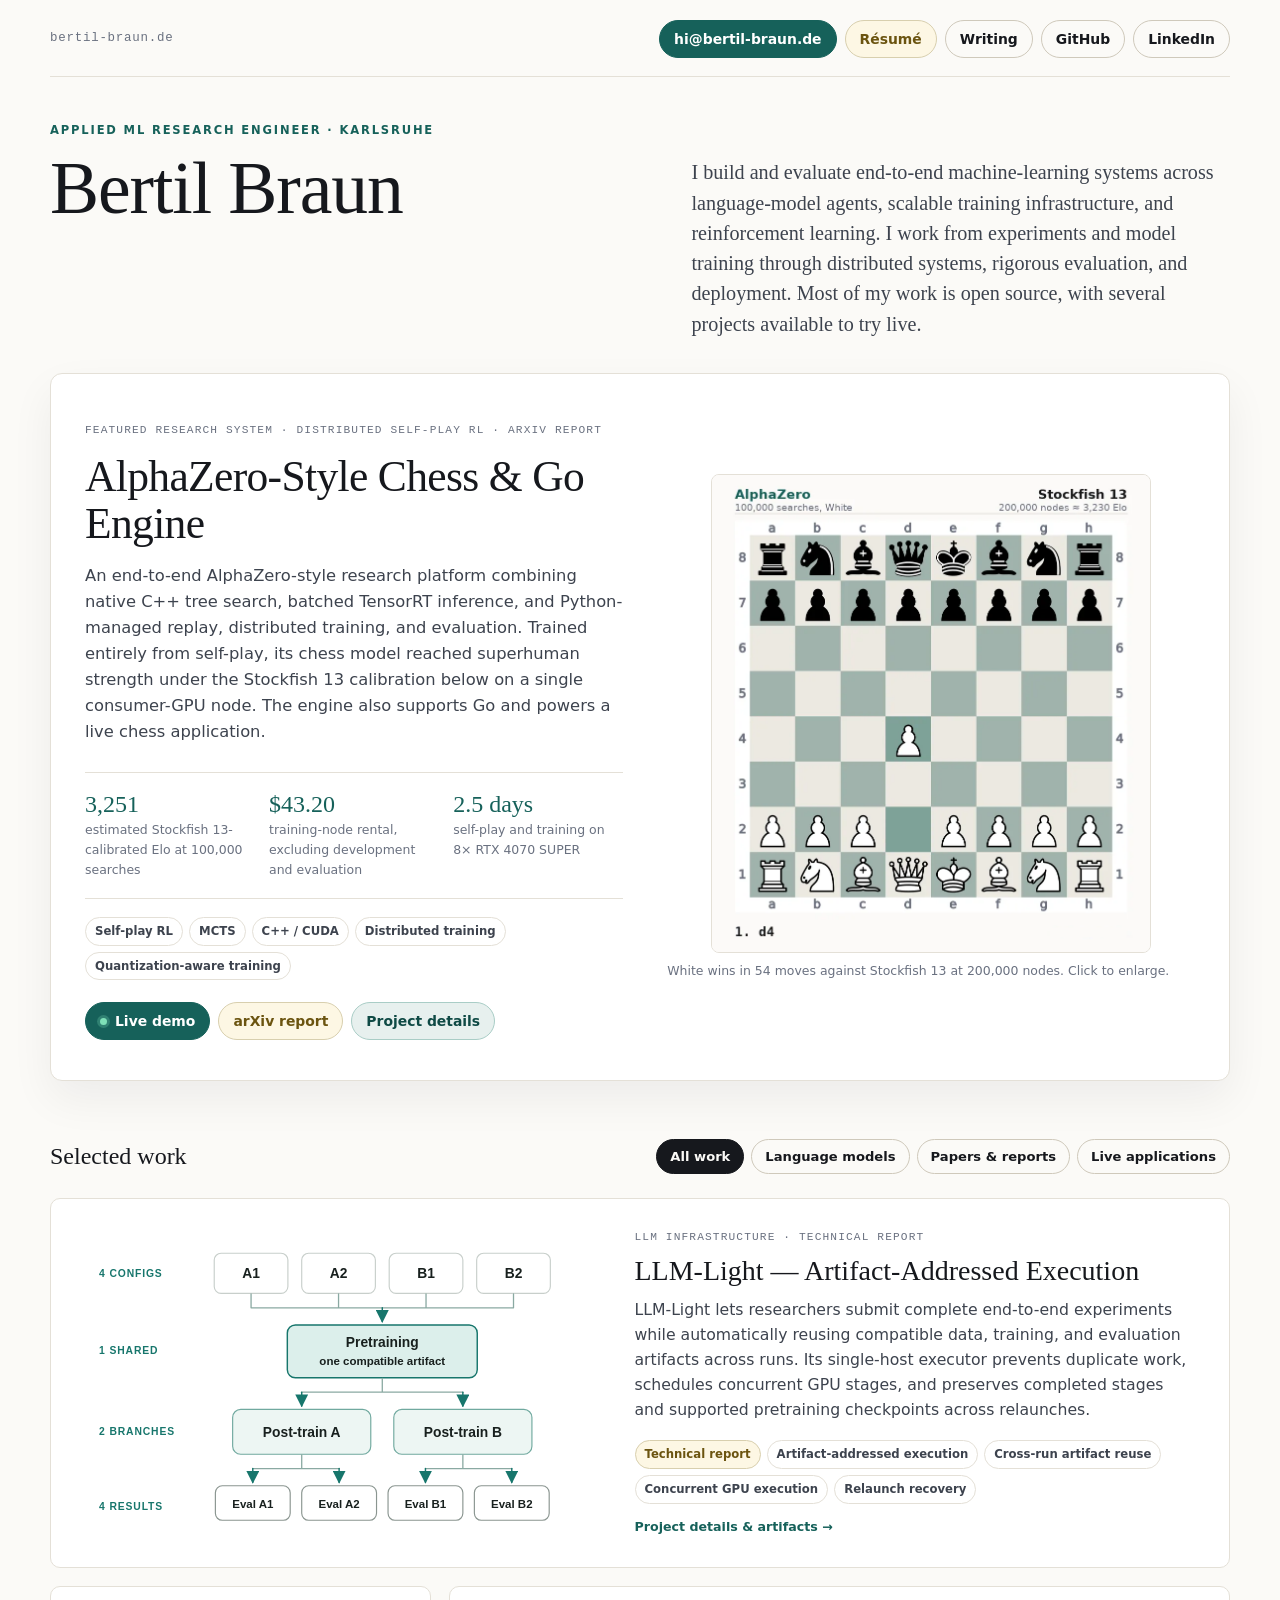
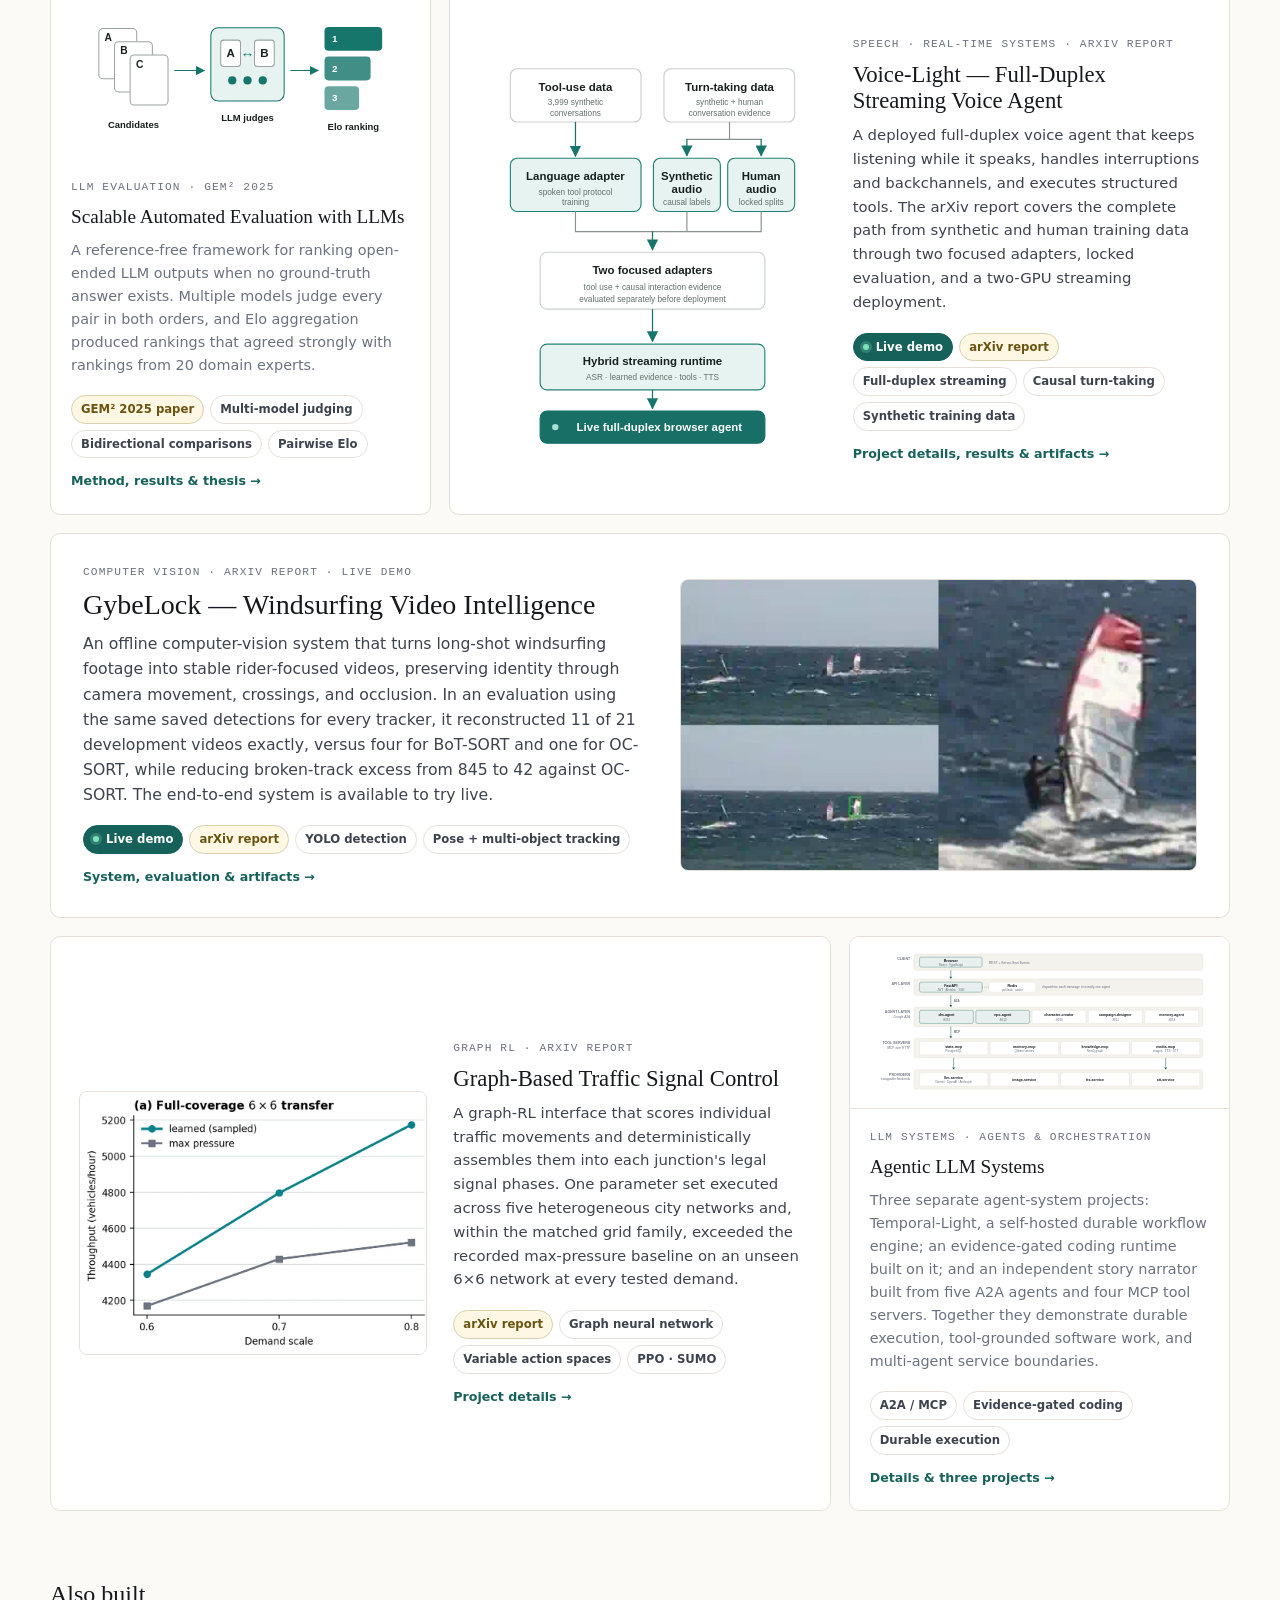
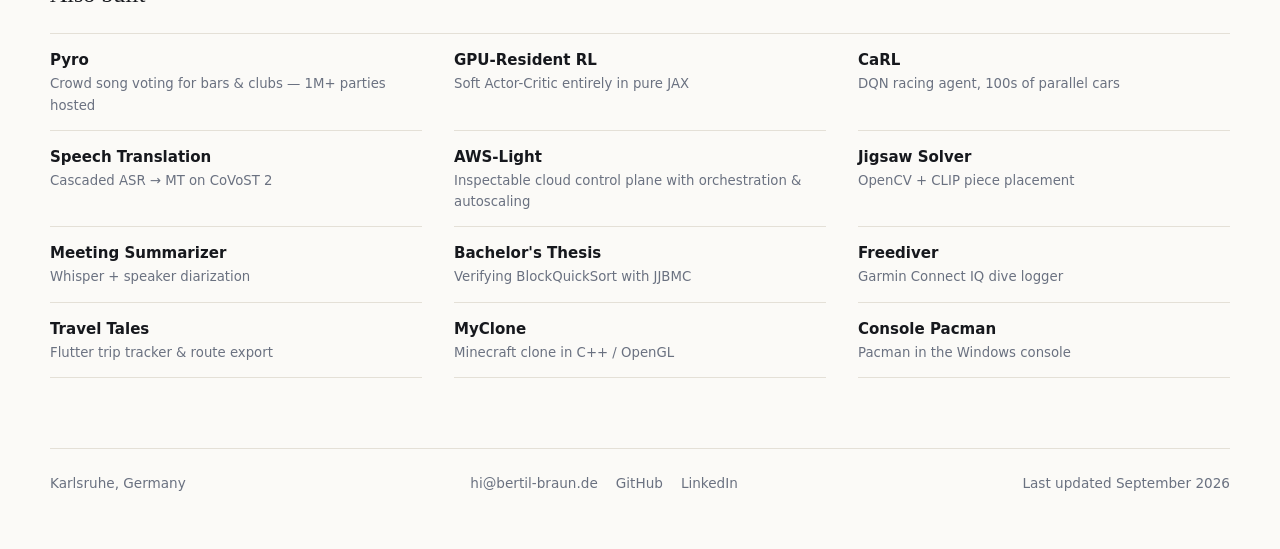
<file: writing/index.html>
<!doctype html>
<!-- Generated by tools/build_project_routes.py; edit index.html instead. -->
<html lang="en">
<head>
  <meta charset="utf-8">
  <meta name="viewport" content="width=device-width, initial-scale=1">
  <base href="/">
  <title>Writing — Bertil Braun</title>
  <meta name="description" content="Papers, technical reports, and theses covering machine-learning systems, language-model evaluation, speech, computer vision, graph reinforcement learning, and software verification.">
  <meta name="author" content="Bertil Braun">
  <link rel="canonical" href="https://bertil-braun.de/writing/">
  <meta property="og:type" content="website">
  <meta property="og:title" content="Writing — Bertil Braun">
  <meta property="og:description" content="Papers, technical reports, and theses covering machine-learning systems, language-model evaluation, speech, computer vision, graph reinforcement learning, and software verification.">
  <meta property="og:url" content="https://bertil-braun.de/writing/">
  <meta property="og:image" content="https://bertil-braun.de/assets/social-card.png">
  <meta property="og:image:width" content="1200">
  <meta property="og:image:height" content="630">
  <meta property="og:image:alt" content="Bertil Braun — Applied ML Research Engineer in Karlsruhe, working across language-model agents, scalable training, distributed systems, reinforcement learning, and evaluation.">
  <meta name="twitter:card" content="summary_large_image">
  <meta name="twitter:title" content="Writing — Bertil Braun">
  <meta name="twitter:description" content="Papers, technical reports, and theses covering machine-learning systems, language-model evaluation, speech, computer vision, graph reinforcement learning, and software verification.">
  <meta name="twitter:image" content="https://bertil-braun.de/assets/social-card.png">
  <meta name="theme-color" content="#fbfaf7">
  <link rel="icon" href="data:image/svg+xml,%3Csvg xmlns='http://www.w3.org/2000/svg' viewBox='0 0 32 32'%3E%3Crect width='32' height='32' rx='7' fill='%2316615a'/%3E%3Ctext x='16' y='22' font-family='Georgia,serif' font-size='17' fill='%23fbfaf7' text-anchor='middle'%3EB%3C/text%3E%3C/svg%3E">
  <style>
    :root {
      color-scheme: light;

      --bg: #fbfaf7;
      --bg-tint: #f4f2ec;
      --panel: #ffffff;
      --ink: #16181d;
      --ink-2: #3d434e;
      --muted: #6a7180;
      --rule: #e4e0d7;
      --rule-strong: #cfc9bb;
      --accent: #16615a;
      --accent-ink: #0f4a45;
      --accent-soft: #e7f0ee;

      --serif: "Iowan Old Style", "Palatino Linotype", Palatino, "Book Antiqua", Georgia, "Times New Roman", serif;
      --sans: Inter, ui-sans-serif, system-ui, -apple-system, BlinkMacSystemFont, "Segoe UI", Roboto, sans-serif;
      --mono: ui-monospace, SFMono-Regular, "SF Mono", Menlo, Consolas, monospace;
    }

    * { box-sizing: border-box; }

    html { -webkit-text-size-adjust: 100%; }

    @media (prefers-reduced-motion: reduce) {
      * { animation-duration: 0.01ms !important; transition-duration: 0.01ms !important; }
    }

    body {
      margin: 0;
      min-height: 100vh;
      background: var(--bg);
      color: var(--ink);
      font-family: var(--sans);
      font-size: 17px;
      line-height: 1.6;
      -webkit-font-smoothing: antialiased;
    }

    a { color: inherit; }
    button { font: inherit; color: inherit; }
    ::selection { background: var(--accent-soft); }

    :focus-visible { outline: 2px solid var(--accent); outline-offset: 3px; border-radius: 3px; }

    .skip { position: absolute; left: -9999px; top: 0; padding: 10px 16px; background: var(--accent); color: #fff; z-index: 90; }
    .skip:focus { left: 12px; top: 12px; }

    .page { width: min(1180px, calc(100% - 48px)); margin: 0 auto; }

    /* ---------------- masthead ---------------- */

    .topbar {
      display: flex;
      flex-wrap: wrap;
      align-items: center;
      justify-content: space-between;
      gap: 12px 20px;
      padding: 20px 0 18px;
      border-bottom: 1px solid var(--rule);
    }

    .wordmark {
      font-family: var(--mono);
      font-size: 0.78rem;
      letter-spacing: 0.06em;
      color: var(--muted);
      text-decoration: none;
    }

    .wordmark:hover { color: var(--ink); }

    .masthead {
      display: grid;
      grid-template-columns: minmax(0, 1fr) minmax(0, 0.92fr);
      grid-template-areas:
        "eyebrow ."
        "name    lede";
      align-items: start;
      gap: 0 56px;
      padding: 44px 0 34px;
    }

    .masthead .eyebrow { grid-area: eyebrow; margin-bottom: 12px; }
    .masthead h1 { grid-area: name; margin: 0; }
    .masthead .lede { grid-area: lede; }

    .eyebrow {
      margin: 0;
      color: var(--accent);
      font-size: 0.72rem;
      font-weight: 700;
      letter-spacing: 0.16em;
      text-transform: uppercase;
    }

    h1 {
      margin: 12px 0 0;
      font-family: var(--serif);
      font-size: clamp(2.6rem, 6.4vw, 4.6rem);
      font-weight: 400;
      line-height: 1;
      letter-spacing: -0.015em;
    }

    .lede {
      max-width: 52ch;
      margin: 0;
      padding-top: 0.28em;
      font-family: var(--serif);
      font-size: clamp(1.08rem, 1.7vw, 1.26rem);
      line-height: 1.5;
      color: var(--ink-2);
    }


    .contact { display: flex; flex-wrap: wrap; align-items: center; gap: 8px; }

    .btn {
      display: inline-flex;
      align-items: center;
      gap: 8px;
      min-height: 38px;
      padding: 7px 14px;
      border: 1px solid var(--rule-strong);
      border-radius: 999px;
      background: transparent;
      color: var(--ink);
      font-size: 0.87rem;
      font-weight: 600;
      text-decoration: none;
      white-space: nowrap;
      cursor: pointer;
      transition: background-color 140ms ease, border-color 140ms ease, color 140ms ease;
    }

    .btn:hover { background: var(--bg-tint); border-color: var(--muted); }

    .btn.primary { border-color: var(--accent); background: var(--accent); color: #fff; }
    .btn.primary:hover { background: var(--accent-ink); border-color: var(--accent-ink); }

    .btn.accent { border-color: #a9cdc6; background: var(--accent-soft); color: var(--accent-ink); }
    .btn.accent:hover { background: #d8e9e5; border-color: var(--accent); }

    .btn.live {
      border-color: var(--accent);
      background: var(--accent);
      color: #fff;
    }

    .btn.live:hover { border-color: var(--accent-ink); background: var(--accent-ink); }

    .btn.paper-link { border-color: #d8cfae; background: #fdf7e4; color: #6b5410; }
    .btn.paper-link:hover { border-color: #b89d45; background: #f8edc7; }

    .btn .dot {
      width: 7px; height: 7px; border-radius: 50%;
      background: #7ee0b8; box-shadow: 0 0 0 3px rgba(126, 224, 184, 0.25);
    }

    /* ---------------- hero project ---------------- */

    .hero {
      display: grid;
      grid-template-columns: minmax(0, 1.02fr) minmax(0, 1fr);
      gap: 44px;
      align-items: center;
      padding: 40px 34px;
      border: 1px solid var(--rule);
      border-radius: 12px;
      background: var(--panel);
      box-shadow: 0 18px 44px rgba(22, 24, 29, 0.06);
      cursor: pointer;
      transition: border-color 140ms ease, box-shadow 140ms ease;
    }

    .hero:hover { border-color: var(--rule-strong); box-shadow: 0 22px 56px rgba(22, 24, 29, 0.1); }

    .hero > figure .shot { max-width: 440px; margin: 0 auto; }

    .kicker {
      display: inline-flex;
      align-items: center;
      gap: 8px;
      color: var(--muted);
      font-family: var(--mono);
      font-size: 0.7rem;
      letter-spacing: 0.1em;
      text-transform: uppercase;
    }

    .hero h2 {
      margin: 12px 0 0;
      font-family: var(--serif);
      font-size: clamp(1.9rem, 3.4vw, 2.75rem);
      font-weight: 400;
      line-height: 1.08;
      letter-spacing: -0.015em;
    }

    .hero > div > p { max-width: 54ch; margin: 16px 0 0; color: var(--ink-2); font-size: 1.02rem; }

    .stats {
      display: grid;
      grid-template-columns: repeat(3, minmax(0, 1fr));
      gap: 14px;
      margin-top: 26px;
      padding: 18px 0;
      border-top: 1px solid var(--rule);
      border-bottom: 1px solid var(--rule);
    }

    .stat b {
      display: block;
      font-family: var(--serif);
      font-size: 1.5rem;
      font-weight: 400;
      line-height: 1.1;
      color: var(--accent);
    }

    .stat span { display: block; margin-top: 3px; color: var(--muted); font-size: 0.78rem; }

    /* ---------------- shared bits ---------------- */

    .chips { display: flex; flex-wrap: wrap; gap: 6px; margin-top: 18px; }

    .chip {
      padding: 4px 9px;
      border: 1px solid var(--rule);
      border-radius: 999px;
      background: var(--panel);
      color: var(--ink-2);
      font-size: 0.73rem;
      font-weight: 600;
      white-space: nowrap;
    }

    .chip.paper { border-color: #d8cfae; background: #fdf7e4; color: #6b5410; }
    .chip.live { border-color: #b6d8cf; background: var(--accent-soft); color: var(--accent-ink); }

    a.chip.live {
      display: inline-flex;
      align-items: center;
      gap: 7px;
      border-color: var(--accent);
      background: var(--accent);
      color: #fff;
      text-decoration: none;
    }

    a.chip.live:hover { background: var(--accent-ink); border-color: var(--accent-ink); }

    a.chip.paper { text-decoration: none; }
    a.chip.paper:hover { border-color: #b89d45; background: #f8edc7; }

    .chip.live .dot {
      width: 6px;
      height: 6px;
      border-radius: 50%;
      background: #7ee0b8;
      box-shadow: 0 0 0 3px rgba(126, 224, 184, 0.25);
    }

    .actions { display: flex; flex-wrap: wrap; gap: 8px; margin-top: 22px; }

    figure { margin: 0; }

    .shot { position: relative; display: block; width: 100%; padding: 0; border: 0; background: none; cursor: zoom-in; }

    .shot img {
      display: block;
      width: 100%;
      height: auto;
      border: 1px solid var(--rule);
      border-radius: 8px;
      background: var(--panel);
    }

    .shot::after {
      content: "⤢";
      position: absolute;
      right: 10px;
      bottom: 10px;
      width: 26px;
      height: 26px;
      display: grid;
      place-items: center;
      border-radius: 6px;
      background: rgba(22, 24, 29, 0.62);
      color: #fff;
      font-size: 0.78rem;
      opacity: 0;
      transition: opacity 140ms ease;
    }

    .shot:hover::after, .shot:focus-visible::after { opacity: 1; }

    figcaption { margin-top: 8px; color: var(--muted); font-size: 0.78rem; }

    /* ---------------- work section ---------------- */

    .work { padding-top: 56px; }

    .work-head {
      display: flex;
      flex-wrap: wrap;
      align-items: center;
      justify-content: space-between;
      gap: 14px 24px;
      margin-bottom: 22px;
    }

    h3.section-title {
      margin: 0;
      font-family: var(--serif);
      font-size: 1.5rem;
      font-weight: 400;
    }

    .filters { display: flex; flex-wrap: wrap; gap: 7px; }

    .filter {
      padding: 6px 13px;
      border: 1px solid var(--rule-strong);
      border-radius: 999px;
      background: transparent;
      font-size: 0.82rem;
      font-weight: 600;
      cursor: pointer;
      transition: background-color 140ms ease, color 140ms ease, border-color 140ms ease;
    }

    .filter:hover { background: var(--bg-tint); }
    .filter[aria-pressed="true"] { border-color: var(--ink); background: var(--ink); color: var(--bg); }

    .mosaic {
      display: grid;
      grid-template-columns: repeat(3, minmax(0, 1fr));
      gap: 18px;
    }

    .tile {
      display: flex;
      flex-direction: column;
      border: 1px solid var(--rule);
      border-radius: 10px;
      background: var(--panel);
      text-align: left;
      overflow: hidden;
      cursor: pointer;
      transition: border-color 140ms ease, box-shadow 140ms ease, transform 140ms ease;
    }

    .tile:hover, .tile:focus-visible {
      border-color: var(--rule-strong);
      box-shadow: 0 16px 38px rgba(22, 24, 29, 0.08);
      transform: translateY(-2px);
    }

    [hidden] { display: none !important; }

    .thumb {
      height: 172px;
      border-bottom: 1px solid var(--rule);
      background: var(--bg-tint);
      overflow: hidden;
    }

    .thumb img { display: block; width: 100%; height: 100%; object-fit: cover; object-position: top center; }

    .thumb.fit {
      display: flex;
      align-items: center;
      justify-content: center;
      padding: 12px;
      background: var(--panel);
    }

    .thumb.fit img { width: auto; max-width: 100%; height: 100%; object-fit: contain; }

    .tile-body { display: flex; flex-direction: column; flex: 1; padding: 20px 20px 22px; }

    .tile h4 {
      margin: 8px 0 0;
      font-family: var(--serif);
      font-size: 1.2rem;
      font-weight: 400;
      line-height: 1.25;
    }

    .tile p { margin: 10px 0 0; color: var(--muted); font-size: 0.9rem; }

    .tile .chips { margin-top: auto; padding-top: 18px; }

    .cue { margin-top: 13px; color: var(--accent); font-size: 0.79rem; font-weight: 650; text-decoration: none; }
    .cue:hover { color: var(--accent-ink); text-decoration: underline; text-underline-offset: 3px; }

    /* --- wide tiles: media beside text, side alternates --- */

    .tile.wide {
      grid-column: span 3;
      display: grid;
      grid-template-columns: minmax(0, 0.92fr) minmax(0, 1fr);
      align-items: center;
      gap: 34px;
      padding: 30px 32px;
    }

    .tile.wide.media-right { grid-template-columns: minmax(0, 1fr) minmax(0, 0.92fr); }

    .tile.wide.span2 {
      grid-column: span 2;
      gap: 26px;
      padding: 26px 28px;
    }

    .tile.wide.span2 h4 { font-size: clamp(1.2rem, 1.8vw, 1.42rem); }
    .tile.wide.span2 p { font-size: 0.93rem; }
    .tile.wide.span2 { grid-template-columns: minmax(0, 1fr) minmax(0, 1fr); }
    .tile.wide.span2 .tile-media img { max-height: 300px; }

    .tile.wide.span2 .tile-media.voice-portrait {
      display: flex;
      align-items: center;
      justify-content: center;
    }

    .tile.wide.span2 .tile-media.voice-portrait img {
      width: auto;
      max-width: 100%;
      max-height: 390px;
    }

    .tile.wide .tile-media { order: 0; }
    .tile.wide.media-right .tile-media { order: 2; }

    .tile.wide .tile-media img {
      display: block;
      width: 100%;
      height: auto;
      max-height: 300px;
      object-fit: contain;
      border: 1px solid var(--rule);
      border-radius: 8px;
      background: var(--panel);
    }

    .tile.wide .tile-body { padding: 0; }

    .tile.wide h4 { font-size: clamp(1.35rem, 2.3vw, 1.75rem); line-height: 1.14; }
    .tile.wide p { color: var(--ink-2); font-size: 0.98rem; }
    .tile.wide .chips { margin-top: 18px; padding-top: 0; }

    /* Filtered results use a regular comparison grid instead of retaining editorial spans. */

    .mosaic.is-filtered { grid-template-columns: repeat(2, minmax(0, 1fr)); }

    .mosaic.is-filtered .tile,
    .mosaic.is-filtered .tile.wide,
    .mosaic.is-filtered .tile.wide.media-right,
    .mosaic.is-filtered .tile.wide.span2 {
      grid-column: auto;
      display: flex;
      gap: 0;
      padding: 0;
    }

    .mosaic.is-filtered .tile.wide .tile-media {
      order: 0;
      height: 172px;
      padding: 12px;
      border-bottom: 1px solid var(--rule);
      background: var(--bg-tint);
    }

    .mosaic.is-filtered .tile.wide .tile-media .shot {
      height: 100%;
      overflow: hidden;
    }

    .mosaic.is-filtered .tile.wide .tile-media img {
      width: 100%;
      height: 100%;
      max-height: none;
      border: 0;
      border-radius: 0;
      background: transparent;
      object-fit: contain;
    }

    .mosaic.is-filtered .tile.wide .tile-body { padding: 20px 20px 22px; }
    .mosaic.is-filtered .tile.wide h4 { font-size: 1.2rem; line-height: 1.25; }
    .mosaic.is-filtered .tile.wide p { color: var(--muted); font-size: 0.9rem; }
    .mosaic.is-filtered .tile.wide .chips { margin-top: auto; padding-top: 18px; }

    .empty { grid-column: 1 / -1; padding: 36px 0; color: var(--muted); font-size: 0.92rem; }

    /* ---------------- also built ---------------- */

    .also-head { margin: 64px 0 0; }
    .also-head[hidden], .also[hidden] { display: none; }

    .also {
      display: grid;
      grid-template-columns: repeat(auto-fill, minmax(300px, 1fr));
      gap: 0 32px;
      margin-top: 20px;
      border-top: 1px solid var(--rule);
    }

    .also a { display: block; padding: 14px 0; border-bottom: 1px solid var(--rule); text-decoration: none; transition: color 140ms ease; }
    .also a[hidden] { display: none; }
    .also a:hover { color: var(--accent); }
    .also .name { display: block; font-weight: 650; font-size: 0.94rem; }
    .also .what { display: block; margin-top: 1px; color: var(--muted); font-size: 0.83rem; }

    /* ---------------- footer ---------------- */

    footer {
      display: flex;
      flex-wrap: wrap;
      justify-content: space-between;
      gap: 12px 24px;
      margin-top: 70px;
      padding: 24px 0 54px;
      border-top: 1px solid var(--rule);
      color: var(--muted);
      font-size: 0.85rem;
    }

    footer a { color: var(--muted); text-decoration: none; }
    footer a:hover { color: var(--accent); }
    .footer-links { display: flex; flex-wrap: wrap; gap: 18px; }

    /* ---------------- modal ---------------- */

    .backdrop {
      position: fixed;
      inset: 0;
      z-index: 40;
      display: none;
      align-items: center;
      justify-content: center;
      padding: 28px;
      background: rgba(22, 24, 29, 0.42);
      backdrop-filter: blur(6px);
    }

    .backdrop.open { display: flex; }

    .modal {
      width: min(1000px, 100%);
      max-height: min(880px, calc(100vh - 56px));
      overflow: auto;
      border-radius: 12px;
      background: var(--panel);
      box-shadow: 0 30px 90px rgba(12, 14, 20, 0.32);
    }

    .modal-head {
      position: sticky;
      top: 0;
      z-index: 2;
      display: flex;
      align-items: flex-start;
      justify-content: space-between;
      gap: 18px;
      padding: 24px 26px 16px;
      border-bottom: 1px solid var(--rule);
      background: var(--panel);
    }

    .modal-head h1 { margin: 0; font-family: var(--serif); font-size: 1.48rem; font-weight: 400; line-height: 1.2; }

    .modal-kicker {
      margin: 0 0 6px;
      color: var(--accent);
      font-size: 0.68rem;
      font-weight: 700;
      letter-spacing: 0.14em;
      text-transform: uppercase;
    }

    .modal-close {
      flex: none;
      width: 36px; height: 36px;
      border: 1px solid var(--rule-strong);
      border-radius: 999px;
      background: var(--panel);
      color: var(--muted);
      font-size: 1.2rem;
      line-height: 1;
      cursor: pointer;
    }
    .modal-close:hover { background: var(--bg-tint); color: var(--ink); }

    .modal-body { padding: 24px 26px 30px; }

    .modal-body > .cols {
      display: grid;
      grid-template-columns: minmax(0, 1fr) minmax(300px, 400px);
      gap: 28px;
    }

    .modal-body p { margin: 0; color: var(--ink-2); font-size: 0.97rem; }
    .modal-body ul { margin: 16px 0 0; padding-left: 18px; color: var(--ink-2); font-size: 0.94rem; }
    .modal-body li + li { margin-top: 8px; }
    .modal-body code { font-family: var(--mono); font-size: 0.88em; background: var(--bg-tint); padding: 1px 5px; border-radius: 4px; }

    .modal-media { display: grid; align-content: start; gap: 18px; }


    .facts-table { width: 100%; margin-top: 18px; border-collapse: collapse; font-size: 0.88rem; }
    .facts-table th, .facts-table td { padding: 7px 10px; border-bottom: 1px solid var(--rule); text-align: left; }
    .facts-table th { color: var(--muted); font-weight: 650; font-size: 0.76rem; letter-spacing: 0.04em; text-transform: uppercase; }
    .facts-table td:first-child { color: var(--ink-2); }
    .facts-table td b { font-weight: 700; }

    .refs { margin-top: 22px; padding-top: 16px; border-top: 1px solid var(--rule); }

    .refs h5 {
      margin: 0 0 10px;
      font-family: var(--sans);
      font-size: 0.68rem;
      font-weight: 700;
      letter-spacing: 0.14em;
      text-transform: uppercase;
      color: var(--muted);
    }

    .refs .cite { margin: 0 0 12px; font-family: var(--serif); font-size: 0.94rem; color: var(--ink-2); }
    .refs .cite .t { font-style: italic; }

    .note {
      margin-top: 16px;
      padding: 12px 14px;
      border-left: 2px solid var(--rule-strong);
      color: var(--muted);
      font-size: 0.86rem;
    }

    .detail-section + .detail-section { margin-top: 24px; }
    .detail-section h3 {
      margin: 0 0 9px;
      font-family: var(--sans);
      font-size: 0.72rem;
      font-weight: 750;
      letter-spacing: 0.12em;
      text-transform: uppercase;
      color: var(--accent);
    }

    .writing-list { display: grid; gap: 0; }

    .writing-item {
      display: grid;
      grid-template-columns: minmax(0, 1fr) auto;
      align-items: center;
      gap: 18px;
      padding: 18px 0;
      border-bottom: 1px solid var(--rule);
    }

    .writing-item:first-child { padding-top: 0; }
    .writing-item:last-child { padding-bottom: 0; border-bottom: 0; }

    .writing-item h3 {
      margin: 3px 0 5px;
      font-family: var(--serif);
      font-size: 1.12rem;
      font-weight: 400;
      line-height: 1.3;
    }

    .writing-item .writing-meta {
      color: var(--accent);
      font-family: var(--mono);
      font-size: 0.68rem;
      font-weight: 700;
      letter-spacing: 0.09em;
      text-transform: uppercase;
    }

    .writing-item .writing-summary { max-width: 70ch; font-size: 0.9rem; }
    .writing-item > .btn { justify-self: end; }

    /* ---------------- lightbox ---------------- */

    .lightbox {
      position: fixed;
      inset: 0;
      z-index: 70;
      display: none;
      flex-direction: column;
      align-items: center;
      justify-content: center;
      gap: 14px;
      padding: 32px;
      background: rgba(12, 14, 18, 0.93);
      cursor: zoom-out;
    }

    .lightbox.open { display: flex; }

    .lightbox img {
      max-width: min(1400px, 100%);
      max-height: calc(100vh - 130px);
      object-fit: contain;
      border-radius: 6px;
      background: #fff;
    }

    .lightbox figcaption { max-width: 74ch; color: #e7e5df; font-size: 0.88rem; text-align: center; }

    .lightbox-close {
      position: absolute;
      top: 18px; right: 18px;
      width: 40px; height: 40px;
      border: 1px solid rgba(255, 255, 255, 0.35);
      border-radius: 999px;
      background: transparent;
      color: #fff;
      font-size: 1.3rem;
      line-height: 1;
      cursor: pointer;
    }
    .lightbox-close:hover { background: rgba(255, 255, 255, 0.14); }

    /* ---------------- responsive ---------------- */

    @media (max-width: 1000px) {
      .mosaic { grid-template-columns: repeat(2, minmax(0, 1fr)); }
      .tile.wide { grid-column: span 2; }
      .tile.wide.span2 {
        grid-column: span 1;
        display: flex;
        gap: 0;
        padding: 0;
      }
      .tile.wide.span2 .tile-media {
        order: 0;
        height: 172px;
        padding: 12px;
        border-bottom: 1px solid var(--rule);
        background: var(--bg-tint);
      }
      .tile.wide.span2 .tile-media img {
        width: 100%;
        height: 100%;
        max-height: none;
        border: 0;
        border-radius: 0;
        background: transparent;
        object-fit: contain;
      }
      .tile.wide.span2 .tile-media.voice-portrait { height: 320px; }
      .tile.wide.span2 .tile-media.voice-portrait img {
        width: auto;
        height: 100%;
      }
      .tile.wide.span2 .tile-body { padding: 20px 20px 22px; }
      .tile.wide.span2 h4 { font-size: 1.2rem; line-height: 1.25; }
      .tile.wide.span2 p { color: var(--muted); font-size: 0.9rem; }
      .tile.wide.span2 .chips { margin-top: auto; padding-top: 18px; }
    }

    @media (max-width: 860px) {
      body { font-size: 16px; }
      .page { width: min(100% - 32px, 1180px); }
      .masthead {
        grid-template-columns: 1fr;
        grid-template-areas: "eyebrow" "name" "lede";
        gap: 0;
        padding-top: 40px;
      }
      .masthead .lede { padding-top: 18px; }
      .contact { justify-content: flex-start; }
      .hero { grid-template-columns: 1fr; gap: 26px; padding: 26px 22px; }
      .hero > figure { order: 2; }
      .work-head { align-items: stretch; }
      .filters { display: grid; grid-template-columns: repeat(2, minmax(0, 1fr)); width: 100%; }
      .filter { min-width: 0; text-align: center; }
      .mosaic { grid-template-columns: minmax(0, 1fr); gap: 16px; }
      .mosaic.is-filtered { grid-template-columns: minmax(0, 1fr); }
      .tile { min-width: 0; }
      .tile.wide, .tile.wide.media-right, .tile.wide.span2 {
        grid-column: 1 / -1;
        display: flex;
        grid-template-columns: minmax(0, 1fr);
        gap: 0;
        padding: 0;
      }
      .tile.wide .tile-media, .tile.wide.media-right .tile-media, .tile.wide.span2 .tile-media {
        order: 0;
        height: 184px;
        padding: 12px;
        border-bottom: 1px solid var(--rule);
        background: var(--bg-tint);
      }
      .mosaic.is-filtered .tile.wide .tile-media { height: 184px; }
      .tile.wide .tile-media img, .tile.wide.span2 .tile-media img {
        width: 100%;
        height: 100%;
        max-height: none;
        border: 0;
        border-radius: 0;
        background: transparent;
        object-fit: contain;
      }
      .tile.wide .tile-media.voice-portrait,
      .tile.wide.span2 .tile-media.voice-portrait {
        height: 390px;
        padding: 16px;
      }
      .tile.wide .tile-media.voice-portrait img,
      .tile.wide.span2 .tile-media.voice-portrait img {
        width: auto;
        height: 100%;
      }
      .tile.wide .tile-body, .tile.wide.span2 .tile-body { padding: 20px 20px 22px; }
      .thumb { height: 184px; }
      .tile p, .tile.wide p, .tile.wide.span2 p { font-size: 0.9rem; line-height: 1.55; }
      .backdrop { padding: 0; }
      .modal { max-height: 100vh; height: 100%; border-radius: 0; }
      .modal-body > .cols { grid-template-columns: 1fr; gap: 22px; }
      .modal-body { padding: 20px; }
      .modal-head { padding: 20px 20px 14px; }
      .writing-item { grid-template-columns: 1fr; gap: 12px; }
      .writing-item > .btn { justify-self: start; }
      .lightbox { padding: 16px; }
    }

    .tile .diagram-media,
    .tile.wide .tile-media.diagram-media,
    .tile.wide.span2 .tile-media.diagram-media {
      border-bottom: 0;
      background: transparent;
    }

    .tile .diagram-media img,
    .tile.wide .tile-media.diagram-media img,
    .tile.wide.span2 .tile-media.diagram-media img {
      border: 0;
      border-radius: 0;
      background: transparent;
    }

    .diagram-figure img { display: block; width: 100%; height: auto; }

    @media print {
      .backdrop, .lightbox, .filters, .cue { display: none !important; }
      body { background: #fff; }
    }
  </style>
</head>
<body>
  <a class="skip" href="#work">Skip to projects</a>

  <div class="page">
    <div class="topbar">
      <a class="wordmark" href="/">bertil-braun.de</a>
      <nav class="contact" aria-label="Contact and profiles">
        <a class="btn primary" href="mailto:hi@bertil-braun.de">hi@bertil-braun.de</a>
        <a class="btn paper-link" href="assets/bertil-braun-cv.pdf?v=20260930-public" target="_blank" rel="noopener">Résumé</a>
        <button class="btn" type="button" id="writing-button" aria-haspopup="dialog" aria-controls="modal">Writing</button>
        <a class="btn" href="https://github.com/BertilBraun" target="_blank" rel="noopener">GitHub</a>
        <a class="btn" href="https://www.linkedin.com/in/bertil-braun" target="_blank" rel="noopener">LinkedIn</a>
      </nav>
    </div>

    <header class="masthead">
      <p class="eyebrow">Applied ML Research Engineer · Karlsruhe</p>
      <h1>Bertil&nbsp;Braun</h1>
      <p class="lede">
        I build and evaluate end-to-end machine-learning systems across language-model agents,
        scalable training infrastructure, and reinforcement learning. I work from experiments and
        model training through distributed systems, rigorous evaluation, and deployment. Most of
        my work is open source, with several projects available to try live.
      </p>
    </header>

    <main id="work">
      <!-- ============ hero project ============ -->
      <article class="hero" data-open="chess">
        <div>
          <span class="kicker">Featured research system · Distributed self-play RL · arXiv report</span>
          <h2>AlphaZero-Style Chess &amp; Go Engine</h2>
          <p>
            An end-to-end AlphaZero-style research platform combining native C++ tree search,
            batched TensorRT inference, and Python-managed replay, distributed training, and
            evaluation. Trained entirely from self-play, its chess model reached superhuman
            strength under the Stockfish 13 calibration below on a single consumer-GPU node.
            The engine also supports Go and powers a live chess application.
          </p>
          <div class="stats">
            <span class="stat"><b>3,251</b><span>estimated Stockfish 13-calibrated Elo at 100,000 searches</span></span>
            <span class="stat"><b>$43.20</b><span>training-node rental, excluding development and evaluation</span></span>
            <span class="stat"><b>2.5 days</b><span>self-play and training on 8× RTX 4070 SUPER</span></span>
          </div>
          <div class="chips">
            <span class="chip">Self-play RL</span>
            <span class="chip">MCTS</span>
            <span class="chip">C++ / CUDA</span>
            <span class="chip">Distributed training</span>
            <span class="chip">Quantization-aware training</span>
          </div>
          <div class="actions">
            <a class="btn live" href="https://chess.bertil-braun.de/" target="_blank" rel="noopener" data-stop>
              <span class="dot" aria-hidden="true"></span> Live demo
            </a>
            <a class="btn paper-link" href="https://arxiv.org/abs/2609.37447" target="_blank" rel="noopener" data-stop>arXiv report</a>
            <a class="btn accent" href="/projects/alphazero/" data-project-link="chess">Project details</a>
          </div>
        </div>
        <figure>
          <button class="shot" type="button" data-stop
                  data-src="assets/chess-game.webp?v=game74-elo"
                  data-caption="Game 74 of the final evaluation: checkpoint 1026 plays White at 100,000 searches per move against Stockfish 13 at 200,000 nodes. After the fixed eight-move opening, the game ends with 54. Qf7#. The model scored 25 wins, 56 draws, and 19 losses across this 100-game match.">
            <img src="assets/chess-game.webp?v=game74-elo" alt="AlphaZero playing White at 100,000 searches against Stockfish 13 at 200,000 nodes, winning with 54. Qf7 checkmate" width="883" height="962">
          </button>
          <figcaption>White wins in 54 moves against Stockfish 13 at 200,000 nodes. Click to enlarge.</figcaption>
        </figure>
      </article>

      <!-- ============ mosaic ============ -->
      <section class="work" aria-labelledby="work-title">
        <div class="work-head">
          <h3 class="section-title" id="work-title">Selected work</h3>
          <div class="filters" role="group" aria-label="Filter selected and additional work">
            <button class="filter" type="button" data-filter="all" aria-pressed="true">All work</button>
            <button class="filter" type="button" data-filter="language" aria-pressed="false">Language models</button>
            <button class="filter" type="button" data-filter="publication" aria-pressed="false">Papers &amp; reports</button>
            <button class="filter" type="button" data-filter="live" aria-pressed="false">Live applications</button>
          </div>
        </div>

        <div class="mosaic" id="mosaic">

          <article class="tile wide" data-open="llm-light" data-tags="language publication">
            <figure class="tile-media diagram-media">
              <img src="assets/llm-light-card.svg" alt="Four complete experiment configurations resolve to one shared pretraining artifact, two post-training artifacts, and four evaluation artifacts" loading="lazy" decoding="async">
            </figure>
            <div class="tile-body">
              <span class="kicker">LLM infrastructure · Technical report</span>
              <h4>LLM-Light — Artifact-Addressed Execution</h4>
              <p>
                LLM-Light lets researchers submit complete end-to-end experiments while automatically
                reusing compatible data, training, and evaluation artifacts across runs. Its
                single-host executor prevents duplicate work, schedules concurrent GPU stages,
                and preserves completed stages and supported pretraining checkpoints across relaunches.
              </p>
              <div class="chips">
                <a class="chip paper" href="https://github.com/BertilBraun/LLM-Light/releases/download/Technical-Report/artifact-addressed-execution-llm-light.pdf" target="_blank" rel="noopener" data-stop>Technical report</a>
                <span class="chip">Artifact-addressed execution</span>
                <span class="chip">Cross-run artifact reuse</span>
                <span class="chip">Concurrent GPU execution</span>
                <span class="chip">Relaunch recovery</span>
              </div>
              <a class="cue" href="/projects/llm-light/" data-project-link="llm-light">Project details &amp; artifacts →</a>
            </div>
          </article>

          <article class="tile" data-open="llm-eval" data-tags="language publication">
            <span class="thumb fit diagram-media"><img src="assets/llm-eval-card.svg" alt="Candidate outputs are compared in both orders by multiple language-model judges and aggregated into an Elo ranking" loading="lazy" decoding="async"></span>
            <div class="tile-body">
              <span class="kicker">LLM evaluation · GEM² 2025</span>
              <h4>Scalable Automated Evaluation with LLMs</h4>
              <p>A reference-free framework for ranking open-ended LLM outputs when no ground-truth answer exists. Multiple models judge every pair in both orders, and Elo aggregation produced rankings that agreed strongly with rankings from 20 domain experts.</p>
              <div class="chips">
                <a class="chip paper" href="https://aclanthology.org/2025.gem-1.28/" target="_blank" rel="noopener" data-stop>GEM² 2025 paper</a>
                <span class="chip">Multi-model judging</span>
                <span class="chip">Bidirectional comparisons</span>
                <span class="chip">Pairwise Elo</span>
              </div>
              <a class="cue" href="/projects/scalable-llm-evaluation/" data-project-link="llm-eval">Method, results &amp; thesis →</a>
            </div>
          </article>

          <article class="tile wide span2" data-open="voice-light" data-tags="language publication live">
            <figure class="tile-media voice-portrait diagram-media">
              <img src="assets/voice-light-card.svg" alt="Tool-use and turn-taking data feed two focused adapters and a hybrid streaming runtime for the live full-duplex browser agent" loading="lazy" decoding="async">
            </figure>
            <div class="tile-body">
              <span class="kicker">Speech · Real-time systems · arXiv report</span>
              <h4>Voice-Light — Full-Duplex Streaming Voice Agent</h4>
              <p>A deployed full-duplex voice agent that keeps listening while it speaks, handles interruptions and backchannels, and executes structured tools. The arXiv report covers the complete path from synthetic and human training data through two focused adapters, locked evaluation, and a two-GPU streaming deployment.</p>
              <div class="chips">
                <a class="chip live" href="https://voice.bertil-braun.de" target="_blank" rel="noopener" data-stop>
                  <span class="dot" aria-hidden="true"></span> Live demo
                </a>
                <a class="chip paper" href="https://arxiv.org/abs/2609.20995" target="_blank" rel="noopener" data-stop>arXiv report</a>
                <span class="chip">Full-duplex streaming</span>
                <span class="chip">Causal turn-taking</span>
                <span class="chip">Synthetic training data</span>
              </div>
              <a class="cue" href="/projects/voice-light/" data-project-link="voice-light">Project details, results &amp; artifacts →</a>
            </div>
          </article>

          <article class="tile wide media-right" data-open="gybelock" data-tags="live publication">
            <figure class="tile-media">
              <button class="shot" type="button" data-stop
                      data-src="assets/gybelock.webp"
                      data-caption="Top left: the original beach-shot footage. Bottom left: detections and tracks, with the selected rider boxed. Right: the stabilised focused view that follows that rider.">
                <img src="assets/gybelock.webp" alt="Windsurfing footage with rider detections and a stabilised focused view of one selected rider" loading="lazy" decoding="async">
              </button>
            </figure>
            <div class="tile-body">
              <span class="kicker">Computer vision · arXiv report · Live demo</span>
              <h4>GybeLock — Windsurfing Video Intelligence</h4>
              <p>
                An offline computer-vision system that turns long-shot windsurfing footage into
                stable rider-focused videos, preserving identity through camera movement, crossings,
                and occlusion. In an evaluation using the same saved detections for every tracker, it
                reconstructed 11 of 21 development videos exactly, versus four for BoT-SORT and one
                for OC-SORT, while reducing broken-track excess from 845 to 42 against OC-SORT. The
                end-to-end system is available to try live.
              </p>
              <div class="chips">
                <a class="chip live" href="https://gybelock.bertil-braun.de" target="_blank" rel="noopener" data-stop>
                  <span class="dot" aria-hidden="true"></span> Live demo
                </a>
                <a class="chip paper" href="https://arxiv.org/abs/2609.24492" target="_blank" rel="noopener" data-stop>arXiv report</a>
                <span class="chip">YOLO detection</span>
                <span class="chip">Pose + multi-object tracking</span>
              </div>
              <a class="cue" href="/projects/gybelock/" data-project-link="gybelock">System, evaluation &amp; artifacts →</a>
            </div>
          </article>

          <article class="tile wide span2" data-open="gnn" data-tags="publication">
            <figure class="tile-media">
              <button class="shot" type="button" data-stop
                      data-src="assets/gnn-results.webp"
                      data-caption="Left: sampled control versus max pressure on an unseen 6×6 grid, by demand — the learned policy is ahead at every demand level. Right: each city normalised by its own strongest non-learned baseline; anything up and to the right of the crosshair beats every non-learned controller on both throughput and completion.">
                <img src="assets/gnn-transfer.webp" alt="Line chart: learned control versus max pressure throughput on an unseen 6x6 grid across three demand levels" loading="lazy" decoding="async">
              </button>
            </figure>
            <div class="tile-body">
              <span class="kicker">Graph RL · arXiv report</span>
              <h4>Graph-Based Traffic Signal Control</h4>
              <p>
                A graph-RL interface that scores individual traffic movements and deterministically
                assembles them into each junction's legal signal phases. One parameter set executed
                across five heterogeneous city networks and, within the matched grid family,
                exceeded the recorded max-pressure baseline on an unseen 6×6 network at every tested demand.
              </p>
              <div class="chips">
                <a class="chip paper" href="https://arxiv.org/abs/2607.21831" target="_blank" rel="noopener" data-stop>arXiv report</a>
                <span class="chip">Graph neural network</span>
                <span class="chip">Variable action spaces</span>
                <span class="chip">PPO · SUMO</span>
              </div>
              <a class="cue" href="/projects/traffic-signal-control/" data-project-link="gnn">Project details →</a>
            </div>
          </article>

          <article class="tile" data-open="agentic" data-tags="language">
            <span class="thumb fit"><img src="assets/agentic.svg" alt="Layered architecture diagram for the independent multi-agent story narrator" loading="lazy" decoding="async"></span>
            <div class="tile-body">
              <span class="kicker">LLM systems · Agents &amp; orchestration</span>
              <h4>Agentic LLM Systems</h4>
              <p>Three separate agent-system projects: Temporal-Light, a self-hosted durable workflow engine; an evidence-gated coding runtime built on it; and an independent story narrator built from five A2A agents and four MCP tool servers. Together they demonstrate durable execution, tool-grounded software work, and multi-agent service boundaries.</p>
              <div class="chips">
                <span class="chip">A2A / MCP</span>
                <span class="chip">Evidence-gated coding</span>
                <span class="chip">Durable execution</span>
              </div>
              <a class="cue" href="/projects/agentic-llm-systems/" data-project-link="agentic">Details &amp; three projects →</a>
            </div>
          </article>

          <p class="empty" id="empty" hidden>No projects in that area.</p>
        </div>

        <div class="also-head" id="also-head">
          <h3 class="section-title">Also built</h3>
        </div>
        <div class="also" id="also">
          <a href="https://pyro.vote/" target="_blank" rel="noopener" data-tags="live"><span class="name">Pyro</span><span class="what">Crowd song voting for bars &amp; clubs — 1M+ parties hosted</span></a>
          <a href="https://github.com/BertilBraun/RL-entirely-on-GPU" target="_blank" rel="noopener" data-tags=""><span class="name">GPU-Resident RL</span><span class="what">Soft Actor-Critic entirely in pure JAX</span></a>
          <a href="https://github.com/BertilBraun/CaRL" target="_blank" rel="noopener" data-tags=""><span class="name">CaRL</span><span class="what">DQN racing agent, 100s of parallel cars</span></a>
          <a href="https://github.com/BertilBraun/Advanced-Improvement-in-Speech-Translation" target="_blank" rel="noopener" data-tags="language"><span class="name">Speech Translation</span><span class="what">Cascaded ASR → MT on CoVoST 2</span></a>
          <a href="/projects/aws-light/" data-project-link="aws-light" data-tags=""><span class="name">AWS-Light</span><span class="what">Inspectable cloud control plane with orchestration &amp; autoscaling</span></a>
          <a href="https://github.com/BertilBraun/Jigsaw-Puzzle-Solver" target="_blank" rel="noopener" data-tags=""><span class="name">Jigsaw Solver</span><span class="what">OpenCV + CLIP piece placement</span></a>
          <a href="https://github.com/BertilBraun/Meeting-Summarizer" target="_blank" rel="noopener" data-tags="language"><span class="name">Meeting Summarizer</span><span class="what">Whisper + speaker diarization</span></a>
          <a href="https://github.com/BertilBraun/BachelorsThesis" target="_blank" rel="noopener" data-tags="publication"><span class="name">Bachelor's Thesis</span><span class="what">Verifying BlockQuickSort with JJBMC</span></a>
          <a href="https://github.com/BertilBraun/Freediver" target="_blank" rel="noopener" data-tags=""><span class="name">Freediver</span><span class="what">Garmin Connect IQ dive logger</span></a>
          <a href="https://github.com/BertilBraun/Van-Tour-Tracker" target="_blank" rel="noopener" data-tags=""><span class="name">Travel Tales</span><span class="what">Flutter trip tracker &amp; route export</span></a>
          <a href="https://github.com/BertilBraun/MyClone" target="_blank" rel="noopener" data-tags=""><span class="name">MyClone</span><span class="what">Minecraft clone in C++ / OpenGL</span></a>
          <a href="https://github.com/BertilBraun/Console-Pacman" target="_blank" rel="noopener" data-tags=""><span class="name">Console Pacman</span><span class="what">Pacman in the Windows console</span></a>
        </div>
      </section>
    </main>

    <footer>
      <span>Karlsruhe, Germany</span>
      <span class="footer-links">
        <a href="mailto:hi@bertil-braun.de">hi@bertil-braun.de</a>
        <a href="https://github.com/BertilBraun" target="_blank" rel="noopener">GitHub</a>
        <a href="https://www.linkedin.com/in/bertil-braun" target="_blank" rel="noopener">LinkedIn</a>
      </span>
      <span>Last updated September 2026</span>
    </footer>
  </div>

  <!-- ==================== detail templates ==================== -->

  <template id="tpl-chess" data-kicker="Self-play reinforcement learning · arXiv report">
    <div class="cols">
      <div>
        <section class="detail-section">
          <h3>Overview</h3>
          <p>
            How much chess strength can a complete self-play learning system develop on one
            eight-GPU consumer node? This project builds the entire loop: native game rules and
            search, GPU inference, replay storage, distributed model training, match evaluation,
            and a browser application. The latest run learned from random initialization without
            human games. The shared engine also supports exploratory 7×7 and 9×9 Go experiments;
            the results below are for chess.
          </p>
        </section>
        <section class="detail-section">
          <h3>Headline results</h3>
          <table class="facts-table">
            <thead><tr><th>Search budget</th><th>Estimated Stockfish 13-calibrated Elo</th></tr></thead>
            <tbody>
              <tr><td>Policy only — no tree search</td><td><b>1,658</b> <span style="color:var(--muted)">[1,608–1,710]</span></td></tr>
              <tr><td>10,000 searches</td><td><b>3,114</b> <span style="color:var(--muted)">[3,065–3,163]</span></td></tr>
              <tr><td>100,000 searches</td><td><b>3,251</b> <span style="color:var(--muted)">[3,206–3,297]</span></td></tr>
            </tbody>
          </table>
          <p class="note">
            The 6.32-million-parameter model reached superhuman playing strength under this
            calibration after 2.5 days on 8× RTX 4070 SUPER GPUs shared between self-play and
            training. The run generated 3.25 million games and processed 836.6 million training
            examples, including replayed positions. Search substantially strengthens the same
            trained model, as the table shows; brackets give 95% confidence intervals.
          </p>
          <p class="note">
            Superhuman chess on eight consumer GPUs and $43.20 in training-node rental—a hardware
            deployment orders of magnitude smaller in accelerator count than the thousands of TPUs used by
            <a href="https://arxiv.org/abs/1712.01815" target="_blank" rel="noopener">the original AlphaZero</a>,
            though not equivalent playing strength. The rental figure excludes development
            experiments and evaluation.
          </p>
        </section>
        <section class="detail-section">
          <h3>System and training architecture</h3>
          <ul>
            <li><strong>Making self-play affordable.</strong> A native C++ engine searches many games concurrently and batches their neural-network requests on the GPU. Optimized TensorRT inference helps turn limited hardware into a steady supply of training games.</li>
            <li><strong>Learning from the right experience.</strong> A shared replay store retains millions of positions, revisits informative examples, and limits repeated training when fresh games are scarce. This connects data generation to the pace of learning.</li>
            <li><strong>Keeping eight GPUs productive.</strong> Python coordinates distributed training while part of the system continues playing games. Updated models return to the players without restarting the full pipeline.</li>
            <li><strong>Growing capacity when it helps.</strong> Training begins with a smaller network, then transfers its experience to a larger candidate. Head-to-head matches determine whether that candidate is actually a stronger player before it takes over.</li>
          </ul>
        </section>
        <section class="detail-section">
          <h3>Research and experimentation</h3>
          <p>
            The final system grew out of experiments across search, training data, network design,
            and inference. Candidate ideas were tested through controlled model comparisons,
            throughput measurements, and self-play training runs to establish whether they made
            the learning system more effective—not just one component faster.
          </p>
          <ul>
            <li><strong>Where should search spend its effort?</strong> Experiments covered learned search allocation, early stopping, shared search graphs, and inference caches. A learned allocator produced targets closer to deep search but trained weaker players; early stopping saved search work without much improvement in the overall training cycle. These findings supported a staged fixed-budget search design.</li>
            <li><strong>Which games teach the model most?</strong> The data strategy combines varied openings with restarts from unresolved alternatives in earlier games. Experiments examined replay size, freshness, and reuse. Investigating a failure to convert winning positions revealed that excluding searched endgames was depriving the model of essential experience, leading to changes in data admission and game-end targets.</li>
            <li><strong>What should the network learn to represent?</strong> Comparisons covered convolutional and attention-based networks, three ways to represent moves, and auxiliary training objectives. The selected move head scores origin–destination square pairs, reducing parameter cost while improving policy fit in a controlled comparison. Convolution remained the practical choice for its serving speed and memory use.</li>
            <li><strong>Can lower-precision inference preserve useful predictions?</strong> Simply converting the model to INT8 distorted its outputs. The work extended into residual-block design, quantization-aware training, and TensorRT compilation, producing a network compatible with efficient low-precision inference. Export checks compare predictions with the training model before an inference artifact is used.</li>
            <li><strong>When is a larger—or smaller—model worthwhile?</strong> Progressive training successfully moved from a small network to a medium one; a further size increase did not establish stronger play. Separate distillation studies produced compact students and tested whether faster inference could compensate through more search. Measured playing strength, rather than parameter count or training loss alone, guided these decisions.</li>
          </ul>
        </section>
        <section class="detail-section">
          <h3>Evaluation</h3>
          <p>
            Each search setting faced two Stockfish 13 opponents at fixed node budgets, playing
            100 games against each with colours swapped across 50 opening pairs. Ratings use
            <a href="https://www.melonimarco.it/en/2021/03/08/stockfish-and-lc0-test-at-different-number-of-nodes/" target="_blank" rel="noopener">Meloni&#39;s calibration</a>;
            the table’s intervals describe uncertainty from those paired matches. Current
            unrestricted engines remain substantially stronger. The report provides the full
            protocol, experiment results, and limitations.
          </p>
        </section>
        <section class="detail-section">
          <h3>Try the trained player</h3>
          <p>
            Play against the trained model in your browser, choosing quick responses or more time
            to think. The player is also available through a Lichess bot.
          </p>
        </section>
        <section class="detail-section">
          <h3>Demo and artifacts</h3>
        <div class="actions">
          <a class="btn live" href="https://chess.bertil-braun.de/" target="_blank" rel="noopener"><span class="dot" aria-hidden="true"></span> Live demo</a>
          <a class="btn paper-link" href="https://arxiv.org/abs/2609.37447" target="_blank" rel="noopener">arXiv report</a>
          <a class="btn" href="https://github.com/BertilBraun/alphazero-chess" target="_blank" rel="noopener">GitHub repo</a>
          <a class="btn" href="https://huggingface.co/BertilBraun/alphazero-chess" target="_blank" rel="noopener">Model weights</a>
          <a class="btn accent" href="/projects/alphazero/games/">All 200 evaluation games</a>
        </div>
        </section>
      </div>
      <div class="modal-media">
        <figure>
          <button class="shot" type="button" data-src="assets/az-training-progress.svg" data-caption="Figure 11 from the report: smoothed 64-search training ladders across five chess campaigns. The final recipe reaches a higher plateau in 2.5 effective training days; the preceding baseline is plotted through three effective training days. These curves use a smaller search budget than the 100,000-search headline evaluation.">
            <img src="assets/az-training-progress.svg" alt="Five smoothed training curves: the final chess recipe reaches a higher 64-search ladder Elo in 2.5 days than earlier training campaigns" width="841" height="451" loading="lazy">
          </button>
          <figcaption>Training progress across five runs (Figure 11). Smoothed 64-search ladder results, distinct from the 100,000-search headline evaluation. Click to enlarge.</figcaption>
        </figure>
        <figure>
          <button class="shot" type="button" data-src="assets/chess-game.webp?v=game74-elo" data-caption="Game 74 of the final evaluation: checkpoint 1026 plays White at 100,000 searches per move against Stockfish 13 at 200,000 nodes. After the fixed eight-move opening, the game ends with 54. Qf7#. The model scored 25 wins, 56 draws, and 19 losses across this 100-game match.">
            <img src="assets/chess-game.webp?v=game74-elo" alt="AlphaZero playing White at 100,000 searches against Stockfish 13 at 200,000 nodes, winning with 54. Qf7 checkmate" width="883" height="962">
          </button>
          <figcaption>White wins in 54 moves against Stockfish 13 at 200,000 nodes. Click to enlarge.</figcaption>
        </figure>
        <figure>
          <button class="shot" type="button" data-src="assets/az-game74-lichess-graph.png" data-caption="Lichess analysis of game 74: White’s advantage grows through the middlegame into a winning endgame. White is AlphaZero; Black is Stockfish 13 at 200,000 nodes.">
            <img src="assets/az-game74-lichess-graph.png" alt="Lichess evaluation graph for game 74 showing an increasing advantage for White" width="701" height="185" loading="lazy">
          </button>
          <figcaption>Lichess analysis of the featured game. Click to enlarge.</figcaption>
        </figure>
        <figure>
          <button class="shot" type="button" data-src="assets/az-game74-lichess-white.png" data-caption="AlphaZero as White in game 74: Lichess reports 96% accuracy, 18 average centipawn loss, and no flagged inaccuracies, mistakes, or blunders. These figures describe this game only.">
            <img src="assets/az-game74-lichess-white.png" alt="AlphaZero as White: 96% Lichess accuracy, 18 average centipawn loss, zero inaccuracies, mistakes, or blunders" width="439" height="122" loading="lazy">
          </button>
          <figcaption>AlphaZero · White · 96% accuracy in this game.</figcaption>
        </figure>
        <figure>
          <button class="shot" type="button" data-src="assets/az-game74-lichess-black.png" data-caption="Stockfish 13 at 200,000 nodes as Black in game 74: Lichess reports 92% accuracy, 35 average centipawn loss, five inaccuracies, no mistakes, and one blunder. These figures describe this game only.">
            <img src="assets/az-game74-lichess-black.png" alt="Stockfish 13 as Black: 92% Lichess accuracy, 35 average centipawn loss, five inaccuracies, zero mistakes, and one blunder" width="439" height="129" loading="lazy">
          </button>
          <figcaption>Stockfish 13 · Black · 92% accuracy in this game.</figcaption>
        </figure>

      </div>
    </div>
  </template>

  <template id="tpl-agentic" data-kicker="LLM systems · Agents &amp; orchestration">
    <div class="cols">
      <div>
        <section class="detail-section">
          <h3>Durable execution with Temporal-Light</h3>
          <p>
            Temporal-Light is a lightweight, self-hosted workflow engine for Python programs that
            need to outlive process failures: long-running agents, scheduled work, workflows that
            wait for external signals, and work that fans out before joining again. Developers write
            ordinary async Python functions and decorate workflows and activities; a small FastAPI
            service starts runs, accepts signals, and streams their progress to a live dashboard.
          </p>
          <p>
            Postgres is the durable source of truth. Instead of serialising a live coroutine, a
            worker reconstructs the workflow and replays its append-only event history: completed
            activities return their recorded result and execution resumes at the first unfinished
            step. Lease-based worker coordination prevents concurrent execution and lets another
            worker recover expired work. The implementation deliberately favours a compact,
            inspectable control plane over feature parity with established workflow platforms.
          </p>
        </section>

        <section class="detail-section">
          <h3>Evidence-gated coding runtime</h3>
          <p>
            Built on Temporal-Light as a real stress test for durable orchestration, this runtime
            turns a natural-language coding task into a reviewed repository change. It first creates
            a task contract, prepares an isolated workspace, and gathers repository context. For a
            bug fix or feature with a reproducible behaviour, it can create a failing anchor test and
            establish the failure before planning the implementation.
          </p>
          <p>
            The agent does not simply narrate progress. It proposes one concrete next step at a time,
            runs implementation candidates in bounded tool loops, and refreshes the diff, command
            output, exit codes, test results, and review verdict after each step. Those observed
            artifacts determine whether work advances, is replanned, or is rejected. The repository
            includes a live-worker smoke workflow and SWE-Bench Light support, but it is presented as
            a durable coding-runtime prototype rather than a benchmark submission.
          </p>
        </section>

        <section class="detail-section">
          <h3>Independent voice-first story narrator</h3>
          <p>
            This is a separate, voice-first AI game master for tabletop-style roleplay, not a client
            of Temporal-Light. A React client talks to a FastAPI application that routes each player
            message to one of five independently deployable agents: character creation, campaign
            design, game mastering, NPC dialogue, and memory. The agents communicate through the
            Google Agent-to-Agent protocol, so responsibilities remain service boundaries rather
            than one large prompt or process.
          </p>
          <p>
            Four MCP servers expose campaign state, semantic memory, world knowledge, and media.
            PostgreSQL stores relational state, Qdrant retrieves relevant past events, and Neo4j
            maintains the campaign knowledge graph; campaign scoping is applied at the tool-service
            boundary. Typed events stream text, speech, and images back to the browser through SSE,
            while LLM, image, speech-recognition, and speech-synthesis providers sit behind
            replaceable service adapters. The result is an interactive product built to make
            multi-agent coordination, memory, and media delivery observable end to end.
          </p>
        </section>

        <div class="actions">
          <a class="btn accent" href="https://github.com/BertilBraun/Agentic-LLM-DnD-GM" target="_blank" rel="noopener">Story narrator</a>
          <a class="btn accent" href="https://github.com/BertilBraun/Durable-Agentic-Coding-Runtime" target="_blank" rel="noopener">Coding runtime</a>
          <a class="btn accent" href="https://github.com/BertilBraun/Temporal-Light" target="_blank" rel="noopener">Temporal-Light</a>
        </div>
      </div>
      <div class="modal-media">
        <figure>
          <button class="shot" type="button" data-src="assets/agentic.svg" data-caption="The story narrator's four layers, none of which knows another's internals: browser → API → five A2A agent services → four MCP tool servers → data stores and swappable providers.">
            <img src="assets/agentic.svg" alt="Layered architecture diagram of the story narrator platform">
          </button>
          <figcaption>Story narrator architecture. Click to enlarge.</figcaption>
        </figure>
        <figure>
          <button class="shot" type="button" data-src="assets/temporal.webp" data-caption="Temporal-Light's dashboard: every workflow with a live SSE event stream, each step showing duration, attempt count, and result or error detail.">
            <img src="assets/temporal.webp" alt="Temporal-Light dashboard listing workflows and their live event streams">
          </button>
          <figcaption>Temporal-Light's dashboard. Click to enlarge.</figcaption>
        </figure>
      </div>
    </div>
  </template>

  <template id="tpl-llm-light" data-kicker="LLM infrastructure · Technical report">
    <div class="cols">
      <div>
        <section class="detail-section">
          <h3>Project thesis</h3>
          <p>
            Related LLM experiments often repeat the same data preparation or training, but manually
            splitting them into shared partial workflows makes each experiment harder to understand
            and reproduce. LLM-Light keeps the researcher-facing abstraction simple: every experiment
            remains one complete configuration, while the system discovers and reuses compatible work.
          </p>
        </section>
        <section class="detail-section">
          <h3>What was built</h3>
          <ul>
            <li>A typed experiment schema covering data preparation, tokenization, pretraining, post-training, evaluation, and export.</li>
            <li>Stable artifact identities derived from the settings that actually affect each stage and from its upstream dependencies.</li>
            <li>A concurrent executor with GPU admission and identity-scoped locking, so compatible runs share one completed result instead of producing duplicates.</li>
            <li>Durable manifests and checkpoint recovery that preserve completed work—and supported interrupted pretraining—across relaunches.</li>
          </ul>
        </section>
        <section class="detail-section">
          <h3>How it works</h3>
          <p>
            When an experiment is submitted, LLM-Light resolves its fixed pipeline into addressed
            artifacts. A matching completed artifact is selected immediately; only missing stages are
            scheduled. An evaluation-only change can therefore retain the full training path, while a
            pretraining change automatically invalidates everything downstream. Researchers still see
            complete experiments rather than a manually assembled workflow graph.
          </p>
        </section>
        <section class="detail-section">
          <h3>Evidence</h3>
          <ul>
            <li><strong>Avoided repetition:</strong> the report's four-configuration example resolves to one pretraining artifact, two post-training artifacts, and four evaluations instead of four independent copies of every stage.</li>
            <li><strong>Mechanisms tested:</strong> focused tests cover shared-artifact selection, exclusive production, GPU allocation, export, relaunch behavior, and checkpoint restoration.</li>
            <li><strong>Used end to end:</strong> 38 structurally complete archived runs across 20 experiment groups show the system operating across the full pipeline, with frequent reuse in preparation stages.</li>
          </ul>
        </section>
        <section class="detail-section">
          <h3>What the report establishes</h3>
          <p>
            The project demonstrates a practical way to make LLM experiments reusable and restartable
            without giving up complete, self-contained configurations. It is intentionally a
            single-host executor for one fixed pipeline; the report validates the reuse and
            recovery mechanisms, not aggregate speedups or multi-node scaling.
          </p>
        </section>
        <section class="detail-section">
          <h3>Report and artifacts</h3>
          <p class="cite">
            Bertil Braun. <span class="t">LLM-Light: Artifact-Addressed Execution for a Fixed LLM
            Experiment Pipeline.</span> Technical report, 2026.
          </p>
        <div class="actions">
          <a class="btn paper-link" href="https://github.com/BertilBraun/LLM-Light/releases/download/Technical-Report/artifact-addressed-execution-llm-light.pdf" target="_blank" rel="noopener">Report</a>
          <a class="btn" href="https://github.com/BertilBraun/LLM-Light" target="_blank" rel="noopener">GitHub repo</a>
          <a class="btn" href="https://huggingface.co/datasets/BertilBraun/TinyPython" target="_blank" rel="noopener">Related TinyPython dataset</a>
        </div>
        </section>
      </div>
      <div class="modal-media">
        <figure class="diagram-figure">
          <img src="assets/llm-light-card.svg" alt="Four experiment configurations resolve to one shared pretraining artifact, two post-training artifacts, and four evaluation artifacts">
          <figcaption>The report's worked four-configuration branch.</figcaption>
        </figure>
      </div>
    </div>
  </template>

  <template id="tpl-voice-light" data-kicker="Speech · Real-time systems · arXiv report">
    <div class="cols">
      <div>
        <section class="detail-section">
          <h3>Project thesis</h3>
          <p>
            Voice-Light explores what it takes to make a cascaded voice agent feel responsive and
            conversational rather than turn-based. It connects training-data generation, model
            adaptation, causal evaluation, interaction control, and public deployment in one system
            that can keep listening while it speaks.
          </p>
        </section>
        <section class="detail-section">
          <h3>What was built</h3>
          <ul>
            <li>A reproducible data pipeline spanning 3,999 synthetic spoken-tool conversations and 36.3 hours of prepared human conversation.</li>
            <li>A language adapter for natural spoken tool use and a causal speech adapter for completion, interruption, and backchannel evidence.</li>
            <li>A full-duplex controller with reversible ducking, interruption, speculative generation, structured tools, and conversation history based only on audio the user actually heard.</li>
            <li>A public two-GPU deployment with scale-to-zero operation, persistent model caches, browser playback acknowledgements, and live interaction diagnostics.</li>
          </ul>
        </section>
        <section class="detail-section">
          <h3>How the system works</h3>
          <p>
            Microphone audio streams continuously through speech recognition while the controller
            combines immediate voice activity with learned turn-taking evidence. Language generation
            can begin speculatively, tools run through typed interfaces, and speech synthesis is only
            promoted while the underlying turn remains valid. Browser acknowledgements determine what
            was actually audible, preventing canceled or unheard text from entering conversation history.
          </p>
        </section>
        <section class="detail-section">
          <h3>What the evaluation changed</h3>
          <ul>
            <li><strong>Responsive live path:</strong> across three instrumented, unscripted microphone sessions, 36 measured response turns began returning server audio a median 758 ms after the final detected end of speech.</li>
            <li><strong>Measured deployment:</strong> moving speech synthesis to its own GPU cut controlled warm first-word-to-audio time from roughly 0.6–0.7 seconds to about 0.35 seconds.</li>
            <li><strong>Evidence over novelty:</strong> the learned turn adapter did not outperform the strongest timing baselines on locked real conversations, so production uses it inside a hybrid controller rather than as a standalone replacement.</li>
          </ul>
          <p class="note">
            These sessions are an instrumented case study, not a controlled user evaluation.
            The report contains the complete locked-evaluation protocol, component results, and
            deployment limitations, and releases the supporting code, data, and model artifacts.
          </p>
        </section>
        <section class="detail-section">
          <h3>Demo, report, and artifacts</h3>
          <p class="cite">
            Bertil Braun. <span class="t">Voice-Light: A Full-Duplex Cascaded Voice Agent with
            Causal Turn-Taking and Speculative Generation.</span> arXiv:2609.20995, 2026.
          </p>
        <div class="actions">
          <a class="btn live" href="https://voice.bertil-braun.de" target="_blank" rel="noopener">
            <span class="dot" aria-hidden="true"></span> Live demo
          </a>
          <a class="btn paper-link" href="https://arxiv.org/abs/2609.20995" target="_blank" rel="noopener">arXiv report</a>
          <a class="btn" href="https://github.com/BertilBraun/Voice-Light" target="_blank" rel="noopener">GitHub &amp; docs</a>
          <a class="btn" href="https://huggingface.co/BertilBraun/qwen3-1.7b-voice-light-tool-use-lora" target="_blank" rel="noopener">Tool-use LoRA</a>
          <a class="btn" href="https://huggingface.co/datasets/BertilBraun/voice-light-tool-use-synthetic" target="_blank" rel="noopener">Tool-use dataset</a>
          <a class="btn" href="https://huggingface.co/datasets/BertilBraun/voice-light-synthetic-audio" target="_blank" rel="noopener">Turn-taking audio</a>
        </div>
        </section>
      </div>
      <div class="modal-media">
        <figure>
          <button class="shot" type="button" data-src="assets/voice-light-runtime.svg" data-caption="The production runtime combines immediate Silero reactions with learned turn-taking evidence, speculative generation, typed tools, dedicated streaming speech synthesis, and browser acknowledgements.">
            <img src="assets/voice-light-runtime.svg" alt="Simplified Voice Light production runtime from browser microphone through speech recognition, interaction policy, language generation, tools, speech synthesis, and playback">
          </button>
          <figcaption>The simplified production runtime. Click to enlarge.</figcaption>
        </figure>
        <figure>
          <button class="shot" type="button" data-src="assets/voice-light-demo.png" data-caption="The public browser client shows the audible conversation, compact latency telemetry, live speech activity, and causal turn-taking probabilities. The model evidence remains diagnostic rather than entering durable history.">
            <img src="assets/voice-light-demo.png" alt="Voice Light public demo with a spoken conversation and live turn-taking graphs">
          </button>
          <figcaption>The deployed browser demo. Click to enlarge.</figcaption>
        </figure>
        <figure>
          <button class="shot" type="button" data-src="assets/voice-light.svg" data-caption="Every stage begins useful work early: streaming ASR and shared encoder features feed prediction, Qwen speculates before commitment, and Kyutai synthesis is promoted only when the causal transcript remains valid.">
            <img src="assets/voice-light.svg" alt="Timeline of the streaming cascade showing overlapping stages">
          </button>
          <figcaption>The streaming cascade. Click to enlarge.</figcaption>
        </figure>
      </div>
    </div>
  </template>

  <template id="tpl-llm-eval" data-kicker="LLM evaluation · GEM² 2025">
    <div class="cols">
      <div>
        <section class="detail-section">
          <h3>Project thesis</h3>
          <p>
            Open-ended language-model outputs are difficult to compare when there is no single correct
            answer. This published framework replaces reference-based scoring with repeated pairwise
            judgements from several language models, then turns those comparisons into one ranked list.
          </p>
        </section>
        <section class="detail-section">
          <h3>What was built</h3>
          <ul>
            <li>Candidate answers are compared in pairs, making a complex quality decision easier than assigning absolute scores.</li>
            <li>Every pair is shown in both orders to expose and reduce presentation-order bias.</li>
            <li>Several evaluator models contribute independent judgements instead of relying on one model's preferences.</li>
            <li>Elo aggregation combines the comparisons into a stable ranking while preserving close calls as similar scores.</li>
          </ul>
        </section>
        <section class="detail-section">
          <h3>Evidence</h3>
          <p>
            Twenty domain experts ranked competency profiles generated from their own research
            publications. The automated rankings usually followed the experts' ordering closely,
            providing evidence that the method can recover useful preference structure without a
            reference answer. Requiring near-unanimous model agreement created too many ties;
            majority-based aggregation retained more useful signal.
          </p>
        </section>
        <section class="detail-section">
          <h3>From thesis system to publication</h3>
          <p>
            The preceding master's thesis built the broader competency-extraction system used as the
            experimental setting: document preparation, profile generation, expert review, synthetic
            preference data, and Direct Preference Optimization of a smaller model. Expert evaluation
            also exposed where automatic scores rewarded the evaluator rather than genuine quality,
            motivating the more careful multi-model method published at GEM² 2025.
          </p>
        </section>
        <section class="detail-section">
          <h3>What the study establishes</h3>
          <p>
            The results support pairwise multi-model judging as a practical evaluation layer for
            open-ended outputs. The published validation covers one competency-extraction task and
            20 experts; it does not make Elo an objective quality measure or remove the need for human
            review in high-stakes settings. The paper contains the full agreement statistics, cost
            discussion, and bias analysis.
          </p>
        </section>
        <section class="detail-section">
          <h3>Paper, thesis, and code</h3>
          <p class="cite">
            Bertil Braun and Martin Forell. <span class="t">(Towards) Scalable Reliable Automated
            Evaluation with Large Language Models.</span> Proceedings of the Fourth Workshop on
            Generation, Evaluation and Metrics (GEM²), pages 320–336. Association for Computational
            Linguistics, 2025.
          </p>
          <p class="cite">
            Bertil Braun. <span class="t">Domain-Agnostic Approaches to Competency Extraction via
            Large Language Models.</span> Master's thesis, Karlsruhe Institute of Technology, 2024.
          </p>
        <div class="actions">
          <a class="btn paper-link" href="https://aclanthology.org/2025.gem-1.28/" target="_blank" rel="noopener">GEM² 2025 paper</a>
          <a class="btn paper-link" href="https://github.com/BertilBraun/Master-Thesis/releases/download/1.0/Master_Thesis.pdf" target="_blank" rel="noopener">Thesis</a>
          <a class="btn" href="https://github.com/BertilBraun/Master-Thesis/releases/download/2.0/Poster.-.Towards.Scalable.Reliable.Automated.Evaluation.with.Large.Language.Models.jpg" target="_blank" rel="noopener">Poster</a>
          <a class="btn" href="https://github.com/BertilBraun/Master-Thesis" target="_blank" rel="noopener">GitHub repo</a>
          <a class="btn" href="https://huggingface.co/datasets/BertilBraun/competency-extraction-dpo" target="_blank" rel="noopener">Preference dataset</a>
        </div>
        </section>
      </div>
      <div class="modal-media">
        <figure>
          <button class="shot" type="button" data-src="assets/llm-eval-card.svg" data-caption="Candidate outputs are compared in both presentation orders by multiple model judges, then aggregated into a global Elo ranking.">
            <img src="assets/llm-eval-card.svg" alt="Candidate outputs flow through bidirectional multi-model comparisons into an Elo ranking">
          </button>
          <figcaption>The published evaluation method. Click to enlarge.</figcaption>
        </figure>
        <figure>
          <button class="shot" type="button" data-src="assets/llm-eval.webp" data-caption="Extraction data flow: input documents are summarised, competencies extracted and combined into a profile, then ranked by expert and automatic comparison.">
            <img src="assets/llm-eval.webp" alt="Data-flow diagram of the competency extraction pipeline">
          </button>
          <figcaption>The broader thesis extraction system. Click to enlarge.</figcaption>
        </figure>
      </div>
    </div>
  </template>

  <template id="tpl-gnn" data-kicker="Graph reinforcement learning · arXiv report">
    <div class="cols">
      <div>
        <section class="detail-section">
          <h3>Project thesis</h3>
          <p>
            Traffic junctions differ in geometry and in the signal phases they allow, so a controller
            with one fixed set of outputs does not transfer cleanly between networks. This project
            learns to score individual traffic movements instead; deterministic code then translates
            those shared scores into the legal phase choices for each junction.
          </p>
        </section>
        <section class="detail-section">
          <h3>What was built</h3>
          <ul>
            <li>A graph representation that separates road corridors from the legal movements through each junction.</li>
            <li>A shared graph neural network that combines upstream demand and downstream capacity into one score per movement.</li>
            <li>A deterministic action layer that converts those scores into each junction's own legal phases and enforces timing and transition constraints.</li>
            <li>A PPO training and SUMO evaluation pipeline covering synthetic grids and five heterogeneous city-scale networks.</li>
          </ul>
        </section>
        <section class="detail-section">
          <h3>Evidence</h3>
          <ul>
            <li><strong>One model, different networks:</strong> the same learned parameters executed across five city simulations with 41–84 controlled junctions and 2–12 selectable phases per junction.</li>
            <li><strong>Transfer within a known family:</strong> policies trained on mixed grid layouts retained performance on unseen sizes and aspect ratios; on an unseen 6×6 grid, the recorded policy exceeded the max-pressure baseline at every tested demand.</li>
            <li><strong>A useful failure case:</strong> performance weakened when the proportion of controlled signals changed, showing that structural compatibility alone does not guarantee robustness to a different operating distribution.</li>
          </ul>
        </section>
        <section class="detail-section">
          <h3>What the study establishes</h3>
          <p>
            The primary result is a working interface whose model shape does not depend on network
            size or the number of phases at each junction. The simulations provide bounded evidence
            of trainability and transfer within the tested network families, not a claim of universal
            superiority or readiness for real-world signal control. The report contains the exact
            protocols, mixed city outcomes, and comparison qualifications.
          </p>
        </section>
        <section class="detail-section">
          <h3>Report and code</h3>
          <p class="cite">
            Bertil Braun. <span class="t">A Graph-Based Control Interface for Traffic Signals on
            Heterogeneous Road Networks.</span> arXiv:2607.21831, 2026.
          </p>
        <div class="actions">
          <a class="btn paper-link" href="https://arxiv.org/abs/2607.21831" target="_blank" rel="noopener">arXiv report</a>
          <a class="btn" href="https://github.com/BertilBraun/GNN-Traffic-Signal-Control" target="_blank" rel="noopener">GitHub repo</a>
        </div>
        </section>
      </div>
      <div class="modal-media">
        <figure>
          <button class="shot" type="button" data-src="assets/gnn-results.webp" data-caption="Left: sampled control versus max pressure on an unseen 6×6 grid, by demand. Right: each city normalised by its own strongest non-learned baseline.">
            <img src="assets/gnn-results.webp" alt="Two plots: throughput on an unseen 6x6 grid, and city results relative to the best non-learned baseline">
          </button>
          <figcaption>Figure 4 from the report. Click to enlarge.</figcaption>
        </figure>
        <figure>
          <button class="shot" type="button" data-src="assets/gnn-traffic.webp" data-caption="Movement graph for a 3×3 grid: grey corridor nodes carry queue, speed and occupancy; red movement nodes are the controlled turns; typed edges connect each movement to its input and output corridors.">
            <img src="assets/gnn-traffic.webp" alt="Movement graph for a 3x3 grid of signalised junctions">
          </button>
          <figcaption>The movement graph. Click to enlarge.</figcaption>
        </figure>
      </div>
    </div>
  </template>

  <template id="tpl-aws-light" data-kicker="Infrastructure">
    <div class="cols">
      <div>
        <section class="detail-section">
          <h3>Project thesis</h3>
        <p>
          A cloud platform implemented from first principles to make the machinery behind managed
          infrastructure concrete and inspectable. Declarative manifests flow through a persistent
          control plane into reconciliation, scheduling, isolated service networks, ingress policy,
          health-aware routing, managed data services, autoscaling, and live operational events.
        </p>
        </section>
        <section class="detail-section">
          <h3>Platform and orchestration model</h3>
        <ul>
          <li>Split into real services: a control plane with REST API, dashboard, WebSocket events, manifests, IAM and storage; an orchestrator reconciling desired state into Docker containers and networks; a proxy enforcing ingress policy and recording traffic metrics; a health checker updating routing health; and an autoscaler adjusting replica counts from CPU and request metrics.</li>
          <li>Postgres holds durable platform state; Redis holds the routing table, metrics, and event stream.</li>
          <li>Managed workloads run as containers on per-service networks. HTTP calls between services go through the proxy; database traffic goes directly to per-database Postgres containers attached only to bound service networks.</li>
          <li>One manifest deploys the full demo stack, so the whole thing comes up with a single <code>docker compose up</code> and an apply.</li>
        </ul>
        </section>
        <section class="detail-section">
          <h3>Repository</h3>
        <p class="note">
          The scope is deliberately local: the project demonstrates the mechanics and boundaries of
          a cloud control plane, not service parity or a performance comparison with AWS.
        </p>
        <div class="actions">
          <a class="btn primary" href="https://github.com/BertilBraun/AWS-Light" target="_blank" rel="noopener">GitHub repo</a>
        </div>
        </section>
      </div>
      <div class="modal-media">
        <figure>
          <button class="shot" type="button" data-src="assets/aws-light.webp" data-caption="The platform dashboard: deployed services, replica health, and live events.">
            <img src="assets/aws-light.webp" alt="AWS-Light dashboard showing running services and replicas">
          </button>
          <figcaption>The platform dashboard. Click to enlarge.</figcaption>
        </figure>
      </div>
    </div>
  </template>

  <template id="tpl-gybelock" data-kicker="Computer vision · Offline tracking · arXiv report">
    <div class="cols">
      <div>
        <section class="detail-section">
          <h3>Overview</h3>
          <p>
            GybeLock recovers stable, rider-relative videos from difficult shore-shot footage where
            surfers are small, the camera pans aggressively, rigs overlap, and one identity merge can
            invalidate an output. It combines a custom pose detector, deliberately conservative local
            tracking, offline global association, and pose-guided virtual-camera control in a deployed
            interactive application.
          </p>
        </section>
        <section class="detail-section">
          <h3>Headline evidence</h3>
          <table class="facts-table">
            <tbody>
              <tr><th>Broken rider tracks</th><td><b>845 → 42</b> excess fragments, OC-SORT → GybeLock</td></tr>
              <tr><th>Exact outputs</th><td><b>11 of 21</b> videos, versus 4 for BoT-SORT and 1 for OC-SORT</td></tr>
              <tr><th>Evaluation scale</th><td><b>41,004</b> detections across 88 rider identities</td></tr>
            </tbody>
          </table>
          <p class="note">
            Every method receives the same saved detections. The comparison therefore measures how
            well each tracker preserves rider identity over time, not how well it detects surfers in
            the first place.
          </p>
        </section>
        <section class="detail-section">
          <h3>What was built</h3>
          <ul>
            <li>A custom pose model that detects surfers and the two rig points needed to frame them consistently.</li>
            <li>Local tracking that combines camera-compensated motion with sail appearance to form reliable short track segments.</li>
            <li>An offline global-association stage that uses the complete recording to reconnect compatible segments across difficult gaps.</li>
            <li>A pose-guided virtual camera that turns reconstructed trajectories into stable rider-focused footage.</li>
            <li>A deployed web application and GPU processing pipeline, plus an equivalent local path for debugging failed examples.</li>
          </ul>
        </section>
        <section class="detail-section">
          <h3>System and method</h3>
          <p>
            The pipeline runs from video to pose detections, conservative local tracklets, offline
            identity paths, dense trajectories, and finally stable rider views. False merges and
            fragmentation are deliberately treated differently: a split remains reviewable, while a
            wrong merge silently inserts another surfer. The global stage can use later fragments to
            resolve gaps that a causal tracker must decide without seeing the rest of the recording.
          </p>
        </section>
        <section class="detail-section">
          <h3>What the report establishes</h3>
          <p>
            Using the complete recording to resolve ambiguous gaps produces much more continuous
            rider tracks than the online baselines tested in the report. Some outputs still mix
            identities, so complete-track review remains part of the workflow rather than treating
            tracking as fully automatic.
          </p>
          <p class="note">
            These are development-set results, not a held-out ranking of complete tracking systems.
            The report contains the full protocol, ablations, and failure analysis.
          </p>
        </section>
        <section class="detail-section">
          <h3>Demo, report, and artifacts</h3>
          <p class="cite">
            Bertil Braun. <span class="t">Identity-Consistent Analysis of Long-Shot Windsurfing
            Video: A Domain-Specific Offline Tracking System.</span> arXiv:2609.24492, 2026.
          </p>
          <div class="actions">
            <a class="btn live" href="https://gybelock.bertil-braun.de" target="_blank" rel="noopener"><span class="dot" aria-hidden="true"></span> Live demo</a>
            <a class="btn paper-link" href="https://arxiv.org/abs/2609.24492" target="_blank" rel="noopener">arXiv report</a>
            <a class="btn" href="https://github.com/BertilBraun/Windsurf-Analysis/tree/windsurf-report-v1.5" target="_blank" rel="noopener">Tagged source</a>
            <a class="btn" href="https://github.com/BertilBraun/Windsurf-Analysis/tree/windsurf-report-v1.5/documentation/tracker_evaluation" target="_blank" rel="noopener">Evaluation artifacts</a>
            <a class="btn" href="https://github.com/BertilBraun/Windsurf-Analysis/blob/windsurf-report-v1.5/video_processing/inference/weights/yolo_models/windsurfing_pose/best.pt" target="_blank" rel="noopener">Pose checkpoint</a>
          </div>
        </section>
      </div>
      <div class="modal-media">
        <figure>
          <button class="shot" type="button" data-src="assets/gybelock.webp" data-caption="Top left: the original beach-shot footage. Bottom left: detections and tracks, with the selected rider boxed. Right: the stabilised focused view that follows that rider.">
            <img src="assets/gybelock.webp" alt="Processed windsurfing clip with rider detections and a stabilised focused view">
          </button>
          <figcaption>Detection, tracking, and the resulting rider-relative view. Click to enlarge.</figcaption>
        </figure>
      </div>
    </div>
  </template>

  <template id="tpl-writing" data-kicker="Papers · reports · theses">
    <div class="writing-list">
      <article class="writing-item">
        <div>
          <p class="writing-meta">arXiv report · Self-play RL · 2026</p>
          <h3>Engineering Efficient Self-Play Chess: Search, Replay, and Throughput Under Limited Compute</h3>
          <p class="writing-summary">The search, replay, and distributed training system behind superhuman chess learned entirely from self-play on eight consumer GPUs.</p>
        </div>
        <a class="btn paper-link" href="https://arxiv.org/abs/2609.37447" target="_blank" rel="noopener">arXiv report</a>
      </article>
      <article class="writing-item">
        <div>
          <p class="writing-meta">Peer-reviewed paper · GEM² 2025</p>
          <h3>(Towards) Scalable Reliable Automated Evaluation with Large Language Models</h3>
          <p class="writing-summary">Pairwise multi-model evaluation and Elo aggregation for reference-free language-model outputs.</p>
        </div>
        <a class="btn paper-link" href="https://aclanthology.org/2025.gem-1.28/" target="_blank" rel="noopener">Publication</a>
      </article>
      <article class="writing-item">
        <div>
          <p class="writing-meta">arXiv report · Voice systems · 2026</p>
          <h3>Voice-Light: A Full-Duplex Cascaded Voice Agent with Causal Turn-Taking and Speculative Generation</h3>
          <p class="writing-summary">Data generation, causal turn-taking, latency evaluation, and deployment for a streaming voice agent.</p>
        </div>
        <a class="btn paper-link" href="https://arxiv.org/abs/2609.20995" target="_blank" rel="noopener">arXiv report</a>
      </article>
      <article class="writing-item">
        <div>
          <p class="writing-meta">arXiv report · Computer vision · 2026</p>
          <h3>Identity-Consistent Analysis of Long-Shot Windsurfing Video: A Domain-Specific Offline Tracking System</h3>
          <p class="writing-summary">Offline identity association, camera-compensated motion, sail-specific appearance, and pose-guided framing for stable rider-relative video.</p>
        </div>
        <a class="btn paper-link" href="https://arxiv.org/abs/2609.24492" target="_blank" rel="noopener">arXiv report</a>
      </article>
      <article class="writing-item">
        <div>
          <p class="writing-meta">Technical report · LLM infrastructure · 2026</p>
          <h3>LLM-Light: Artifact-Addressed Execution for a Fixed LLM Experiment Pipeline</h3>
          <p class="writing-summary">Artifact-addressed experiment reuse, bounded GPU execution, and relaunch recovery for language-model training and evaluation.</p>
        </div>
        <a class="btn paper-link" href="https://github.com/BertilBraun/LLM-Light/releases/download/Technical-Report/artifact-addressed-execution-llm-light.pdf" target="_blank" rel="noopener">Technical report</a>
      </article>
      <article class="writing-item">
        <div>
          <p class="writing-meta">arXiv report · Graph RL · 2026</p>
          <h3>A Graph-Based Control Interface for Traffic Signals on Heterogeneous Road Networks</h3>
          <p class="writing-summary">A topology-flexible reinforcement-learning interface for variable road networks and signal phase sets.</p>
        </div>
        <a class="btn paper-link" href="https://arxiv.org/abs/2607.21831" target="_blank" rel="noopener">arXiv report</a>
      </article>
      <article class="writing-item">
        <div>
          <p class="writing-meta">Master's thesis · KIT · 2024</p>
          <h3>Domain-Agnostic Approaches to Competency Extraction via Large Language Models</h3>
          <p class="writing-summary">Extraction and evaluation methods for constructing competency profiles from scientific and technical documents.</p>
        </div>
        <a class="btn paper-link" href="https://github.com/BertilBraun/Master-Thesis/releases/download/1.0/Master_Thesis.pdf" target="_blank" rel="noopener">Master's thesis</a>
      </article>
      <article class="writing-item">
        <div>
          <p class="writing-meta">Bachelor's thesis · Software verification · 2023</p>
          <h3>Evaluation of the Bounded Model Checkers JJBMC Based on a Case Study (BlockQuickSort)</h3>
          <p class="writing-summary">A JML and bounded-model-checking case study of the correctness of BlockQuickSort.</p>
        </div>
        <a class="btn paper-link" href="https://github.com/BertilBraun/BachelorsThesis/releases/download/Final/Bachelor_Thesis.pdf" target="_blank" rel="noopener">Bachelor's thesis</a>
      </article>
    </div>
  </template>

  <!-- ==================== overlays ==================== -->

  <div class="backdrop" id="modal" role="dialog" aria-modal="true" aria-labelledby="modal-title" hidden>
    <div class="modal">
      <div class="modal-head">
        <div>
          <p class="modal-kicker" id="modal-kicker"></p>
          <h1 id="modal-title"></h1>
        </div>
        <button class="modal-close" type="button" aria-label="Close project details">&times;</button>
      </div>
      <div class="modal-body" id="modal-body"></div>
    </div>
  </div>

  <figure class="lightbox" id="lightbox" role="dialog" aria-modal="true" aria-label="Enlarged image" hidden>
    <button class="lightbox-close" type="button" aria-label="Close image">&times;</button>
    <img id="lightbox-img" alt="">
    <figcaption id="lightbox-caption"></figcaption>
  </figure>

  <script>
    (function () {
      'use strict';

      var projects = {
        'chess': {
          path: '/projects/alphazero/',
          title: 'AlphaZero-Style Chess & Go Engine — Bertil Braun',
          heading: 'AlphaZero-Style Chess & Go Engine',
          description: 'A native C++ and distributed self-play learning system reaching superhuman calibrated chess strength in 2.5 days on eight consumer GPUs, with a live application and arXiv report.'
        },
        'llm-light': {
          path: '/projects/llm-light/',
          title: 'LLM-Light — Artifact-Addressed Execution — Bertil Braun',
          heading: 'LLM-Light — Artifact-Addressed Execution',
          description: 'An experiment system that keeps end-to-end LLM configurations self-contained while reusing compatible work, scheduling concurrent GPU stages, and preserving progress across relaunches.'
        },
        'agentic': {
          path: '/projects/agentic-llm-systems/',
          title: 'Agentic LLM Systems — Bertil Braun',
          heading: 'Agentic LLM Systems',
          description: 'Three distinct systems: self-hosted durable workflows, an evidence-gated coding runtime, and an independent voice-first multi-agent narrator built with A2A and MCP.'
        },
        'voice-light': {
          path: '/projects/voice-light/',
          title: 'Voice-Light — Full-Duplex Streaming Voice Agent — Bertil Braun',
          heading: 'Voice-Light — Full-Duplex Streaming Voice Agent',
          description: 'A live full-duplex voice agent spanning conversational training data, model adaptation, causal evaluation, interruption-aware control, and two-GPU streaming deployment, documented in an arXiv report.'
        },
        'llm-eval': {
          path: '/projects/scalable-llm-evaluation/',
          title: 'Scalable Automated Evaluation with LLMs — Bertil Braun',
          heading: 'Scalable Automated Evaluation with LLMs',
          description: 'A reference-free evaluation framework combining bidirectional pairwise LLM judgments with Elo aggregation, validated against rankings from 20 experts and published at GEM² 2025.'
        },
        'gybelock': {
          path: '/projects/gybelock/',
          title: 'GybeLock — Offline Windsurfing Video Tracking — Bertil Braun',
          heading: 'GybeLock — Windsurfing Video Intelligence',
          description: 'An offline computer-vision system that preserves rider identity through difficult windsurfing footage and produces stable rider-focused videos in a live application, documented in an arXiv report.'
        },
        'gnn': {
          path: '/projects/traffic-signal-control/',
          title: 'Graph-Based Traffic Signal Control — Bertil Braun',
          heading: 'Graph-Based Traffic Signal Control',
          description: 'A graph-based reinforcement-learning controller that applies one learned movement-scoring model across road networks with different junction layouts and legal signal phases.'
        },
        'aws-light': {
          path: '/projects/aws-light/',
          title: 'AWS-Light — Local Cloud Platform — Bertil Braun',
          heading: 'AWS-Light — Local Cloud Platform',
          description: 'A readable local cloud-platform simulator with declarative manifests, orchestration, ingress policy, storage, databases, health checks, and autoscaling.'
        }
      };

      var homeMetadata = {
        title: 'Bertil Braun — Applied ML Research Engineer',
        description: 'Bertil Braun builds and evaluates end-to-end ML systems across language-model agents, scalable training infrastructure, distributed systems, reinforcement learning, and deployment.',
        path: '/'
      };

      var writingMetadata = {
        title: 'Writing — Bertil Braun',
        description: 'Papers, technical reports, and theses covering machine-learning systems, language-model evaluation, speech, computer vision, graph reinforcement learning, and software verification.',
        path: '/writing/'
      };

      var page = document.querySelector('.page');
      var skipLink = document.querySelector('.skip');
      var modal = document.getElementById('modal');
      var panel = modal.querySelector('.modal');
      var body = document.getElementById('modal-body');
      var title = document.getElementById('modal-title');
      var kicker = document.getElementById('modal-kicker');
      var closeBtn = modal.querySelector('.modal-close');
      var writingButton = document.getElementById('writing-button');

      var lightbox = document.getElementById('lightbox');
      var lbImg = document.getElementById('lightbox-img');
      var lbCap = document.getElementById('lightbox-caption');
      var lbClose = lightbox.querySelector('.lightbox-close');

      var lastFocused = null;
      var lbLastFocused = null;
      var modalKind = null;

      function projectKeyFromPath() {
        var path = window.location.pathname.replace(/\/+$/, '') + '/';
        return Object.keys(projects).find(function (key) { return projects[key].path === path; }) || null;
      }

      function isWritingPath() {
        return window.location.pathname.replace(/\/+$/, '') + '/' === writingMetadata.path;
      }

      function setMetadata(key) {
        var metadata = key === 'writing' ? writingMetadata : (key ? projects[key] : homeMetadata);
        document.title = metadata.title;
        document.querySelector('meta[name="description"]').content = metadata.description;
        document.querySelector('link[rel="canonical"]').href = 'https://bertil-braun.de' + metadata.path;
        document.querySelector('meta[property="og:title"]').content = metadata.title;
        document.querySelector('meta[property="og:description"]').content = metadata.description;
        document.querySelector('meta[property="og:url"]').content = 'https://bertil-braun.de' + metadata.path;
        document.querySelector('meta[name="twitter:title"]').content = metadata.title;
        document.querySelector('meta[name="twitter:description"]').content = metadata.description;
      }

      function lockScroll(on) {
        document.body.style.overflow = on ? 'hidden' : '';
      }

      /* ---------- project modal ---------- */

      function openProject(key, rememberFocus) {
        var tpl = document.getElementById('tpl-' + key);
        if (!tpl || !projects[key]) return;
        if (rememberFocus !== false && modal.hidden) lastFocused = document.activeElement;
        modalKind = 'project';
        title.textContent = projects[key].heading;
        kicker.textContent = tpl.dataset.kicker || '';
        closeBtn.setAttribute('aria-label', 'Close project details');
        body.replaceChildren(tpl.content.cloneNode(true));
        modal.hidden = false;
        modal.classList.add('open');
        page.inert = true;
        page.setAttribute('aria-hidden', 'true');
        skipLink.inert = true;
        skipLink.setAttribute('aria-hidden', 'true');
        lockScroll(true);
        panel.scrollTop = 0;
        setMetadata(key);
        closeBtn.focus();
      }

      function openWriting(rememberFocus) {
        var tpl = document.getElementById('tpl-writing');
        if (rememberFocus !== false && modal.hidden) lastFocused = document.activeElement;
        modalKind = 'writing';
        title.textContent = 'Writing';
        kicker.textContent = tpl.dataset.kicker || '';
        closeBtn.setAttribute('aria-label', 'Close writing');
        body.replaceChildren(tpl.content.cloneNode(true));
        modal.hidden = false;
        modal.classList.add('open');
        page.inert = true;
        page.setAttribute('aria-hidden', 'true');
        skipLink.inert = true;
        skipLink.setAttribute('aria-hidden', 'true');
        lockScroll(true);
        panel.scrollTop = 0;
        setMetadata('writing');
        closeBtn.focus();
      }

      function closeProject(restoreFocus) {
        modal.classList.remove('open');
        modal.hidden = true;
        body.replaceChildren();
        page.inert = false;
        page.removeAttribute('aria-hidden');
        skipLink.inert = false;
        skipLink.removeAttribute('aria-hidden');
        modalKind = null;
        if (lightbox.hidden) lockScroll(false);
        setMetadata(null);
        if (restoreFocus !== false && lastFocused && document.contains(lastFocused)) lastFocused.focus();
      }

      function navigateToProject(key) {
        if (!projects[key]) return;
        window.history.pushState({ project: key, modalEntry: true }, '', projects[key].path);
        openProject(key, true);
      }

      function navigateToWriting() {
        window.history.pushState({ writing: true, modalEntry: true }, '', writingMetadata.path);
        openWriting(true);
      }

      function requestProjectClose() {
        if (window.history.state && window.history.state.modalEntry) {
          window.history.back();
          return;
        }
        window.history.replaceState({ project: null, modalEntry: false }, '', '/');
        closeProject(true);
      }

      /* ---------- lightbox ---------- */

      function openLightbox(src, caption, alt) {
        lbImg.src = src;
        lbImg.alt = alt || caption || '';
        lbCap.textContent = caption || '';
        lbLastFocused = document.activeElement;
        if (modal.hidden) {
          page.inert = true;
          page.setAttribute('aria-hidden', 'true');
          skipLink.inert = true;
          skipLink.setAttribute('aria-hidden', 'true');
        }
        else {
          modal.inert = true;
          modal.setAttribute('aria-hidden', 'true');
        }
        lightbox.hidden = false;
        lightbox.classList.add('open');
        lockScroll(true);
        lbClose.focus();
      }

      function closeLightbox() {
        lightbox.classList.remove('open');
        lightbox.hidden = true;
        lbImg.removeAttribute('src');
        if (modal.hidden) {
          page.inert = false;
          page.removeAttribute('aria-hidden');
          skipLink.inert = false;
          skipLink.removeAttribute('aria-hidden');
          lockScroll(false);
        } else {
          modal.inert = false;
          modal.removeAttribute('aria-hidden');
        }
        if (lbLastFocused && document.contains(lbLastFocused)) lbLastFocused.focus();
      }

      /* ---------- delegated clicks ---------- */

      document.addEventListener('click', function (event) {
        var shot = event.target.closest('.shot');
        if (shot) {
          event.preventDefault();
          event.stopPropagation();
          var img = shot.querySelector('img');
          openLightbox(shot.dataset.src, shot.dataset.caption, img && img.alt);
          return;
        }

        var projectLink = event.target.closest('[data-project-link]');
        if (projectLink && !event.ctrlKey && !event.metaKey && !event.shiftKey && !event.altKey) {
          event.preventDefault();
          navigateToProject(projectLink.dataset.projectLink);
          return;
        }

        if (event.target.closest('[data-stop]')) return;

        var card = event.target.closest('[data-open]');
        if (card && !event.target.closest('a, button')) {
          event.preventDefault();
          navigateToProject(card.dataset.open);
        }
      });

      closeBtn.addEventListener('click', requestProjectClose);
      writingButton.addEventListener('click', navigateToWriting);
      modal.addEventListener('click', function (event) { if (event.target === modal) requestProjectClose(); });
      lbClose.addEventListener('click', closeLightbox);
      lightbox.addEventListener('click', function (event) {
        if (event.target !== lbClose) closeLightbox();
      });

      document.addEventListener('keydown', function (event) {
        if (!lightbox.hidden) {
          if (event.key === 'Escape') { closeLightbox(); return; }
          if (event.key === 'Tab') { event.preventDefault(); lbClose.focus(); }
          return;
        }
        if (modal.hidden) return;
        if (event.key === 'Escape') { requestProjectClose(); return; }
        if (event.key !== 'Tab') return;

        var focusable = panel.querySelectorAll('a[href], button:not([disabled])');
        if (!focusable.length) return;
        var first = focusable[0];
        var last = focusable[focusable.length - 1];
        if (event.shiftKey && document.activeElement === first) { event.preventDefault(); last.focus(); }
        else if (!event.shiftKey && document.activeElement === last) { event.preventDefault(); first.focus(); }
      });

      /* ---------- filters ---------- */

      var filters = Array.prototype.slice.call(document.querySelectorAll('.filter'));
      var mosaic = document.getElementById('mosaic');
      var tiles = Array.prototype.slice.call(document.querySelectorAll('.tile'));
      var alsoItems = Array.prototype.slice.call(document.querySelectorAll('.also a'));
      var also = document.getElementById('also');
      var alsoHead = document.getElementById('also-head');
      var empty = document.getElementById('empty');

      filters.forEach(function (btn) {
        btn.addEventListener('click', function () {
          var want = btn.dataset.filter;
          filters.forEach(function (b) { b.setAttribute('aria-pressed', String(b === btn)); });
          mosaic.classList.toggle('is-filtered', want !== 'all');
          var shownTiles = 0;
          tiles.forEach(function (tile) {
            var tags = (tile.dataset.tags || '').split(' ');
            var show = want === 'all' || tags.indexOf(want) !== -1;
            tile.hidden = !show;
            if (show) shownTiles++;
          });
          var shownAlso = 0;
          alsoItems.forEach(function (item) {
            var tags = (item.dataset.tags || '').split(' ');
            var show = want === 'all' || tags.indexOf(want) !== -1;
            item.hidden = !show;
            if (show) shownAlso++;
          });
          also.hidden = shownAlso === 0;
          alsoHead.hidden = shownAlso === 0;
          empty.hidden = shownTiles + shownAlso !== 0;
        });
      });

      document.querySelectorAll('[data-project-link]').forEach(function (link) {
        link.setAttribute('aria-haspopup', 'dialog');
      });

      window.addEventListener('popstate', function () {
        var key = projectKeyFromPath();
        if (key) openProject(key, true);
        else if (isWritingPath()) openWriting(true);
        else closeProject(true);
      });

      var initialProject = projectKeyFromPath();
      var initialWriting = isWritingPath();
      window.history.replaceState({ project: initialProject, writing: initialWriting, modalEntry: false }, '', window.location.href);
      if (initialProject) openProject(initialProject, false);
      else if (initialWriting) openWriting(false);
      else setMetadata(null);
    })();
  </script>
</body>
</html>
</file>
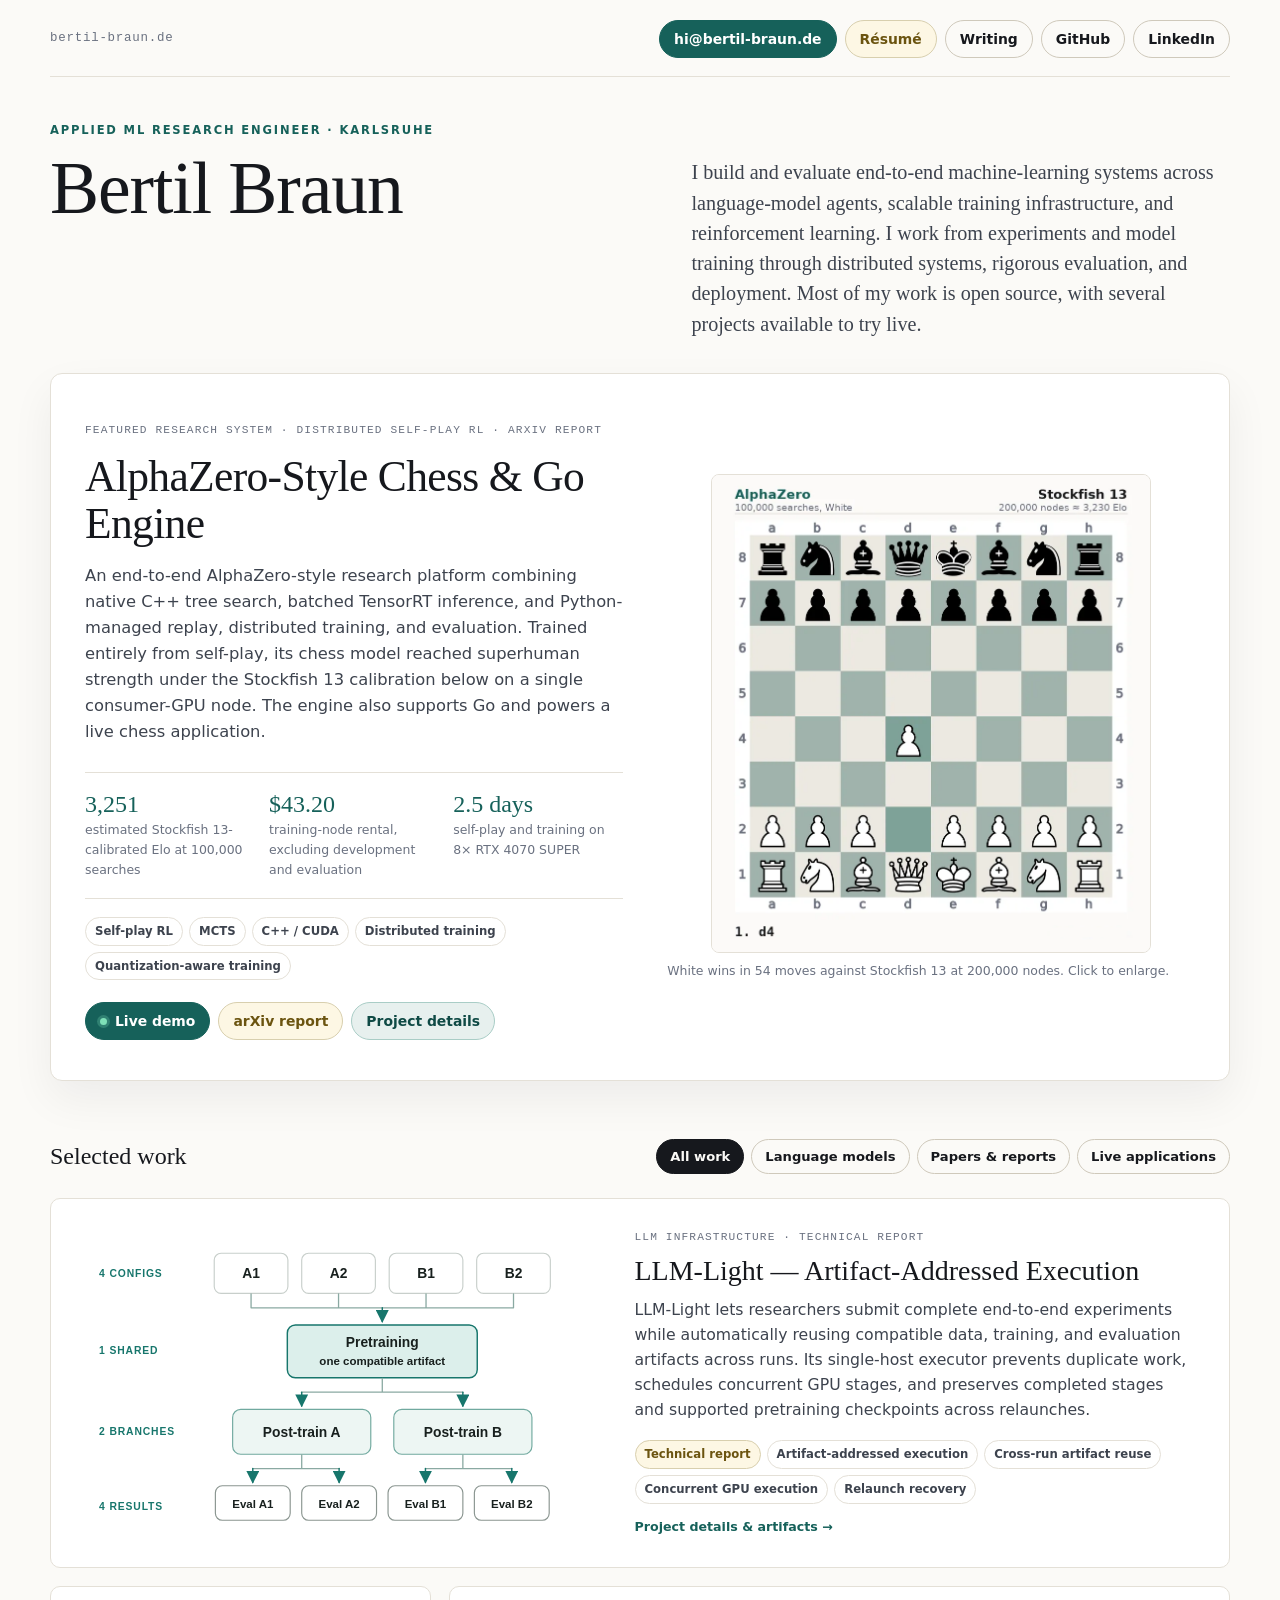
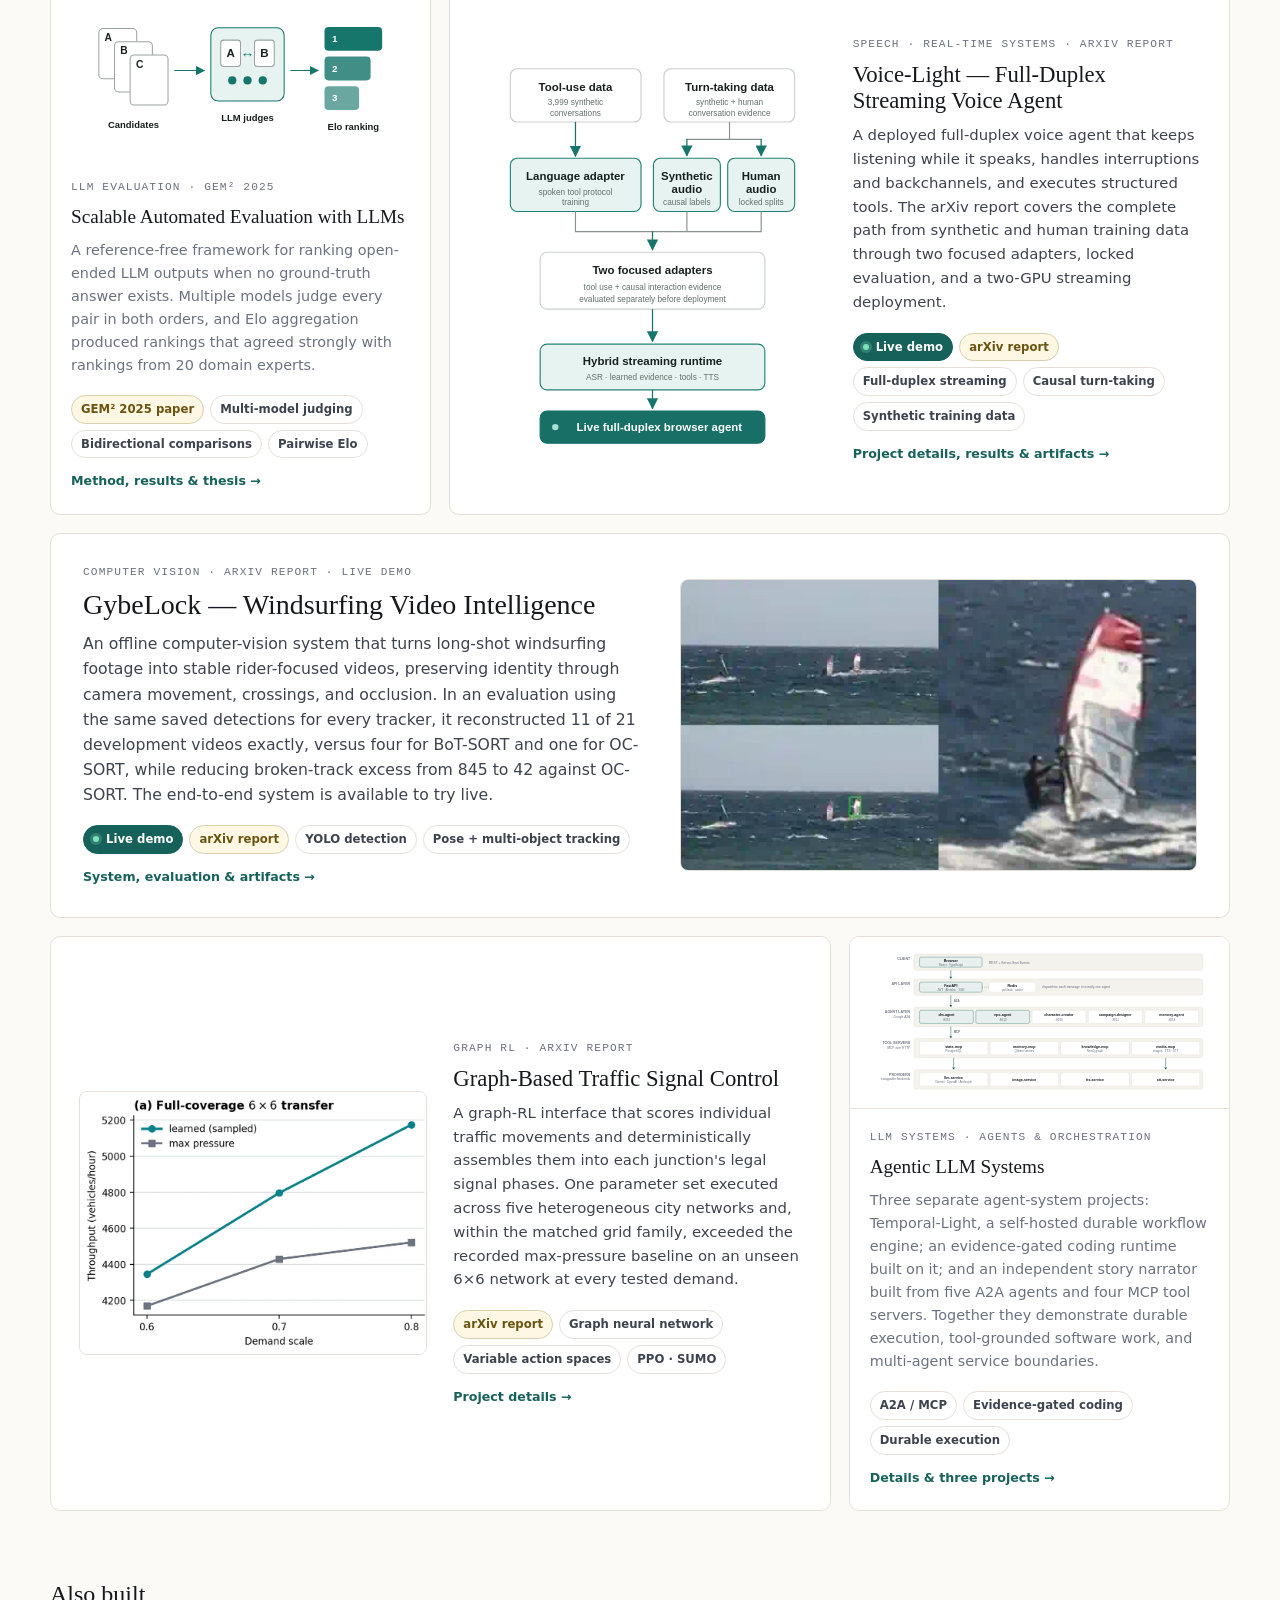
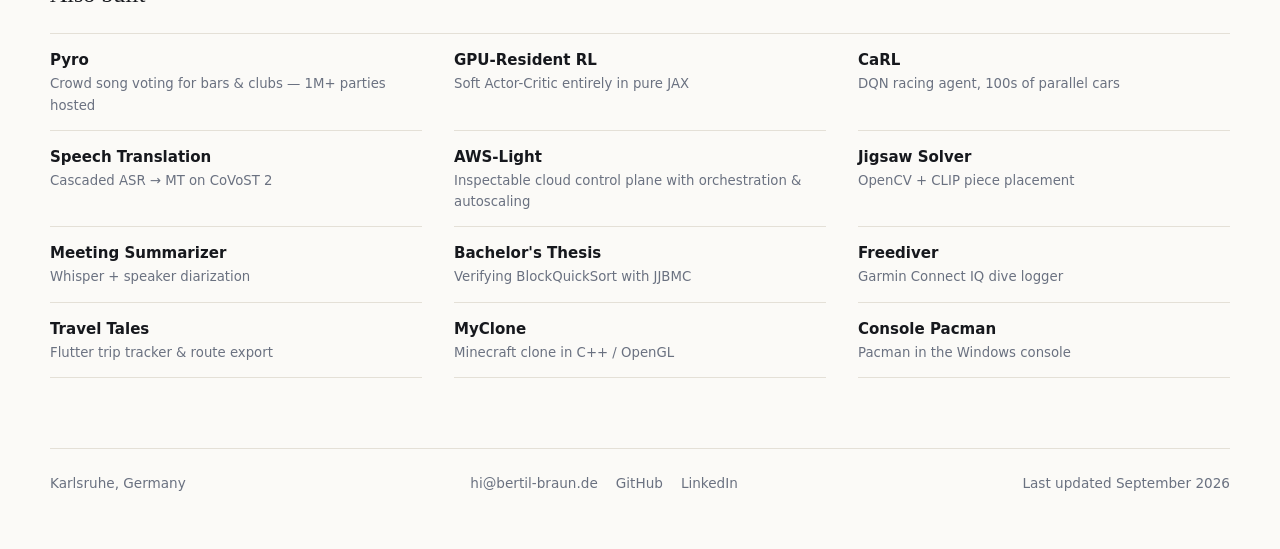
<file: projects/agentic-llm-systems/index.html>
<!doctype html>
<!-- Generated by tools/build_project_routes.py; edit index.html instead. -->
<html lang="en">
<head>
  <meta charset="utf-8">
  <meta name="viewport" content="width=device-width, initial-scale=1">
  <base href="/">
  <title>Agentic LLM Systems — Bertil Braun</title>
  <meta name="description" content="Three distinct systems: self-hosted durable workflows, an evidence-gated coding runtime, and an independent voice-first multi-agent narrator built with A2A and MCP.">
  <meta name="author" content="Bertil Braun">
  <link rel="canonical" href="https://bertil-braun.de/projects/agentic-llm-systems/">
  <meta property="og:type" content="website">
  <meta property="og:title" content="Agentic LLM Systems — Bertil Braun">
  <meta property="og:description" content="Three distinct systems: self-hosted durable workflows, an evidence-gated coding runtime, and an independent voice-first multi-agent narrator built with A2A and MCP.">
  <meta property="og:url" content="https://bertil-braun.de/projects/agentic-llm-systems/">
  <meta property="og:image" content="https://bertil-braun.de/assets/social-card.png">
  <meta property="og:image:width" content="1200">
  <meta property="og:image:height" content="630">
  <meta property="og:image:alt" content="Bertil Braun — Applied ML Research Engineer in Karlsruhe, working across language-model agents, scalable training, distributed systems, reinforcement learning, and evaluation.">
  <meta name="twitter:card" content="summary_large_image">
  <meta name="twitter:title" content="Agentic LLM Systems — Bertil Braun">
  <meta name="twitter:description" content="Three distinct systems: self-hosted durable workflows, an evidence-gated coding runtime, and an independent voice-first multi-agent narrator built with A2A and MCP.">
  <meta name="twitter:image" content="https://bertil-braun.de/assets/social-card.png">
  <meta name="theme-color" content="#fbfaf7">
  <link rel="icon" href="data:image/svg+xml,%3Csvg xmlns='http://www.w3.org/2000/svg' viewBox='0 0 32 32'%3E%3Crect width='32' height='32' rx='7' fill='%2316615a'/%3E%3Ctext x='16' y='22' font-family='Georgia,serif' font-size='17' fill='%23fbfaf7' text-anchor='middle'%3EB%3C/text%3E%3C/svg%3E">
  <style>
    :root {
      color-scheme: light;

      --bg: #fbfaf7;
      --bg-tint: #f4f2ec;
      --panel: #ffffff;
      --ink: #16181d;
      --ink-2: #3d434e;
      --muted: #6a7180;
      --rule: #e4e0d7;
      --rule-strong: #cfc9bb;
      --accent: #16615a;
      --accent-ink: #0f4a45;
      --accent-soft: #e7f0ee;

      --serif: "Iowan Old Style", "Palatino Linotype", Palatino, "Book Antiqua", Georgia, "Times New Roman", serif;
      --sans: Inter, ui-sans-serif, system-ui, -apple-system, BlinkMacSystemFont, "Segoe UI", Roboto, sans-serif;
      --mono: ui-monospace, SFMono-Regular, "SF Mono", Menlo, Consolas, monospace;
    }

    * { box-sizing: border-box; }

    html { -webkit-text-size-adjust: 100%; }

    @media (prefers-reduced-motion: reduce) {
      * { animation-duration: 0.01ms !important; transition-duration: 0.01ms !important; }
    }

    body {
      margin: 0;
      min-height: 100vh;
      background: var(--bg);
      color: var(--ink);
      font-family: var(--sans);
      font-size: 17px;
      line-height: 1.6;
      -webkit-font-smoothing: antialiased;
    }

    a { color: inherit; }
    button { font: inherit; color: inherit; }
    ::selection { background: var(--accent-soft); }

    :focus-visible { outline: 2px solid var(--accent); outline-offset: 3px; border-radius: 3px; }

    .skip { position: absolute; left: -9999px; top: 0; padding: 10px 16px; background: var(--accent); color: #fff; z-index: 90; }
    .skip:focus { left: 12px; top: 12px; }

    .page { width: min(1180px, calc(100% - 48px)); margin: 0 auto; }

    /* ---------------- masthead ---------------- */

    .topbar {
      display: flex;
      flex-wrap: wrap;
      align-items: center;
      justify-content: space-between;
      gap: 12px 20px;
      padding: 20px 0 18px;
      border-bottom: 1px solid var(--rule);
    }

    .wordmark {
      font-family: var(--mono);
      font-size: 0.78rem;
      letter-spacing: 0.06em;
      color: var(--muted);
      text-decoration: none;
    }

    .wordmark:hover { color: var(--ink); }

    .masthead {
      display: grid;
      grid-template-columns: minmax(0, 1fr) minmax(0, 0.92fr);
      grid-template-areas:
        "eyebrow ."
        "name    lede";
      align-items: start;
      gap: 0 56px;
      padding: 44px 0 34px;
    }

    .masthead .eyebrow { grid-area: eyebrow; margin-bottom: 12px; }
    .masthead h1 { grid-area: name; margin: 0; }
    .masthead .lede { grid-area: lede; }

    .eyebrow {
      margin: 0;
      color: var(--accent);
      font-size: 0.72rem;
      font-weight: 700;
      letter-spacing: 0.16em;
      text-transform: uppercase;
    }

    h1 {
      margin: 12px 0 0;
      font-family: var(--serif);
      font-size: clamp(2.6rem, 6.4vw, 4.6rem);
      font-weight: 400;
      line-height: 1;
      letter-spacing: -0.015em;
    }

    .lede {
      max-width: 52ch;
      margin: 0;
      padding-top: 0.28em;
      font-family: var(--serif);
      font-size: clamp(1.08rem, 1.7vw, 1.26rem);
      line-height: 1.5;
      color: var(--ink-2);
    }


    .contact { display: flex; flex-wrap: wrap; align-items: center; gap: 8px; }

    .btn {
      display: inline-flex;
      align-items: center;
      gap: 8px;
      min-height: 38px;
      padding: 7px 14px;
      border: 1px solid var(--rule-strong);
      border-radius: 999px;
      background: transparent;
      color: var(--ink);
      font-size: 0.87rem;
      font-weight: 600;
      text-decoration: none;
      white-space: nowrap;
      cursor: pointer;
      transition: background-color 140ms ease, border-color 140ms ease, color 140ms ease;
    }

    .btn:hover { background: var(--bg-tint); border-color: var(--muted); }

    .btn.primary { border-color: var(--accent); background: var(--accent); color: #fff; }
    .btn.primary:hover { background: var(--accent-ink); border-color: var(--accent-ink); }

    .btn.accent { border-color: #a9cdc6; background: var(--accent-soft); color: var(--accent-ink); }
    .btn.accent:hover { background: #d8e9e5; border-color: var(--accent); }

    .btn.live {
      border-color: var(--accent);
      background: var(--accent);
      color: #fff;
    }

    .btn.live:hover { border-color: var(--accent-ink); background: var(--accent-ink); }

    .btn.paper-link { border-color: #d8cfae; background: #fdf7e4; color: #6b5410; }
    .btn.paper-link:hover { border-color: #b89d45; background: #f8edc7; }

    .btn .dot {
      width: 7px; height: 7px; border-radius: 50%;
      background: #7ee0b8; box-shadow: 0 0 0 3px rgba(126, 224, 184, 0.25);
    }

    /* ---------------- hero project ---------------- */

    .hero {
      display: grid;
      grid-template-columns: minmax(0, 1.02fr) minmax(0, 1fr);
      gap: 44px;
      align-items: center;
      padding: 40px 34px;
      border: 1px solid var(--rule);
      border-radius: 12px;
      background: var(--panel);
      box-shadow: 0 18px 44px rgba(22, 24, 29, 0.06);
      cursor: pointer;
      transition: border-color 140ms ease, box-shadow 140ms ease;
    }

    .hero:hover { border-color: var(--rule-strong); box-shadow: 0 22px 56px rgba(22, 24, 29, 0.1); }

    .hero > figure .shot { max-width: 440px; margin: 0 auto; }

    .kicker {
      display: inline-flex;
      align-items: center;
      gap: 8px;
      color: var(--muted);
      font-family: var(--mono);
      font-size: 0.7rem;
      letter-spacing: 0.1em;
      text-transform: uppercase;
    }

    .hero h2 {
      margin: 12px 0 0;
      font-family: var(--serif);
      font-size: clamp(1.9rem, 3.4vw, 2.75rem);
      font-weight: 400;
      line-height: 1.08;
      letter-spacing: -0.015em;
    }

    .hero > div > p { max-width: 54ch; margin: 16px 0 0; color: var(--ink-2); font-size: 1.02rem; }

    .stats {
      display: grid;
      grid-template-columns: repeat(3, minmax(0, 1fr));
      gap: 14px;
      margin-top: 26px;
      padding: 18px 0;
      border-top: 1px solid var(--rule);
      border-bottom: 1px solid var(--rule);
    }

    .stat b {
      display: block;
      font-family: var(--serif);
      font-size: 1.5rem;
      font-weight: 400;
      line-height: 1.1;
      color: var(--accent);
    }

    .stat span { display: block; margin-top: 3px; color: var(--muted); font-size: 0.78rem; }

    /* ---------------- shared bits ---------------- */

    .chips { display: flex; flex-wrap: wrap; gap: 6px; margin-top: 18px; }

    .chip {
      padding: 4px 9px;
      border: 1px solid var(--rule);
      border-radius: 999px;
      background: var(--panel);
      color: var(--ink-2);
      font-size: 0.73rem;
      font-weight: 600;
      white-space: nowrap;
    }

    .chip.paper { border-color: #d8cfae; background: #fdf7e4; color: #6b5410; }
    .chip.live { border-color: #b6d8cf; background: var(--accent-soft); color: var(--accent-ink); }

    a.chip.live {
      display: inline-flex;
      align-items: center;
      gap: 7px;
      border-color: var(--accent);
      background: var(--accent);
      color: #fff;
      text-decoration: none;
    }

    a.chip.live:hover { background: var(--accent-ink); border-color: var(--accent-ink); }

    a.chip.paper { text-decoration: none; }
    a.chip.paper:hover { border-color: #b89d45; background: #f8edc7; }

    .chip.live .dot {
      width: 6px;
      height: 6px;
      border-radius: 50%;
      background: #7ee0b8;
      box-shadow: 0 0 0 3px rgba(126, 224, 184, 0.25);
    }

    .actions { display: flex; flex-wrap: wrap; gap: 8px; margin-top: 22px; }

    figure { margin: 0; }

    .shot { position: relative; display: block; width: 100%; padding: 0; border: 0; background: none; cursor: zoom-in; }

    .shot img {
      display: block;
      width: 100%;
      height: auto;
      border: 1px solid var(--rule);
      border-radius: 8px;
      background: var(--panel);
    }

    .shot::after {
      content: "⤢";
      position: absolute;
      right: 10px;
      bottom: 10px;
      width: 26px;
      height: 26px;
      display: grid;
      place-items: center;
      border-radius: 6px;
      background: rgba(22, 24, 29, 0.62);
      color: #fff;
      font-size: 0.78rem;
      opacity: 0;
      transition: opacity 140ms ease;
    }

    .shot:hover::after, .shot:focus-visible::after { opacity: 1; }

    figcaption { margin-top: 8px; color: var(--muted); font-size: 0.78rem; }

    /* ---------------- work section ---------------- */

    .work { padding-top: 56px; }

    .work-head {
      display: flex;
      flex-wrap: wrap;
      align-items: center;
      justify-content: space-between;
      gap: 14px 24px;
      margin-bottom: 22px;
    }

    h3.section-title {
      margin: 0;
      font-family: var(--serif);
      font-size: 1.5rem;
      font-weight: 400;
    }

    .filters { display: flex; flex-wrap: wrap; gap: 7px; }

    .filter {
      padding: 6px 13px;
      border: 1px solid var(--rule-strong);
      border-radius: 999px;
      background: transparent;
      font-size: 0.82rem;
      font-weight: 600;
      cursor: pointer;
      transition: background-color 140ms ease, color 140ms ease, border-color 140ms ease;
    }

    .filter:hover { background: var(--bg-tint); }
    .filter[aria-pressed="true"] { border-color: var(--ink); background: var(--ink); color: var(--bg); }

    .mosaic {
      display: grid;
      grid-template-columns: repeat(3, minmax(0, 1fr));
      gap: 18px;
    }

    .tile {
      display: flex;
      flex-direction: column;
      border: 1px solid var(--rule);
      border-radius: 10px;
      background: var(--panel);
      text-align: left;
      overflow: hidden;
      cursor: pointer;
      transition: border-color 140ms ease, box-shadow 140ms ease, transform 140ms ease;
    }

    .tile:hover, .tile:focus-visible {
      border-color: var(--rule-strong);
      box-shadow: 0 16px 38px rgba(22, 24, 29, 0.08);
      transform: translateY(-2px);
    }

    [hidden] { display: none !important; }

    .thumb {
      height: 172px;
      border-bottom: 1px solid var(--rule);
      background: var(--bg-tint);
      overflow: hidden;
    }

    .thumb img { display: block; width: 100%; height: 100%; object-fit: cover; object-position: top center; }

    .thumb.fit {
      display: flex;
      align-items: center;
      justify-content: center;
      padding: 12px;
      background: var(--panel);
    }

    .thumb.fit img { width: auto; max-width: 100%; height: 100%; object-fit: contain; }

    .tile-body { display: flex; flex-direction: column; flex: 1; padding: 20px 20px 22px; }

    .tile h4 {
      margin: 8px 0 0;
      font-family: var(--serif);
      font-size: 1.2rem;
      font-weight: 400;
      line-height: 1.25;
    }

    .tile p { margin: 10px 0 0; color: var(--muted); font-size: 0.9rem; }

    .tile .chips { margin-top: auto; padding-top: 18px; }

    .cue { margin-top: 13px; color: var(--accent); font-size: 0.79rem; font-weight: 650; text-decoration: none; }
    .cue:hover { color: var(--accent-ink); text-decoration: underline; text-underline-offset: 3px; }

    /* --- wide tiles: media beside text, side alternates --- */

    .tile.wide {
      grid-column: span 3;
      display: grid;
      grid-template-columns: minmax(0, 0.92fr) minmax(0, 1fr);
      align-items: center;
      gap: 34px;
      padding: 30px 32px;
    }

    .tile.wide.media-right { grid-template-columns: minmax(0, 1fr) minmax(0, 0.92fr); }

    .tile.wide.span2 {
      grid-column: span 2;
      gap: 26px;
      padding: 26px 28px;
    }

    .tile.wide.span2 h4 { font-size: clamp(1.2rem, 1.8vw, 1.42rem); }
    .tile.wide.span2 p { font-size: 0.93rem; }
    .tile.wide.span2 { grid-template-columns: minmax(0, 1fr) minmax(0, 1fr); }
    .tile.wide.span2 .tile-media img { max-height: 300px; }

    .tile.wide.span2 .tile-media.voice-portrait {
      display: flex;
      align-items: center;
      justify-content: center;
    }

    .tile.wide.span2 .tile-media.voice-portrait img {
      width: auto;
      max-width: 100%;
      max-height: 390px;
    }

    .tile.wide .tile-media { order: 0; }
    .tile.wide.media-right .tile-media { order: 2; }

    .tile.wide .tile-media img {
      display: block;
      width: 100%;
      height: auto;
      max-height: 300px;
      object-fit: contain;
      border: 1px solid var(--rule);
      border-radius: 8px;
      background: var(--panel);
    }

    .tile.wide .tile-body { padding: 0; }

    .tile.wide h4 { font-size: clamp(1.35rem, 2.3vw, 1.75rem); line-height: 1.14; }
    .tile.wide p { color: var(--ink-2); font-size: 0.98rem; }
    .tile.wide .chips { margin-top: 18px; padding-top: 0; }

    /* Filtered results use a regular comparison grid instead of retaining editorial spans. */

    .mosaic.is-filtered { grid-template-columns: repeat(2, minmax(0, 1fr)); }

    .mosaic.is-filtered .tile,
    .mosaic.is-filtered .tile.wide,
    .mosaic.is-filtered .tile.wide.media-right,
    .mosaic.is-filtered .tile.wide.span2 {
      grid-column: auto;
      display: flex;
      gap: 0;
      padding: 0;
    }

    .mosaic.is-filtered .tile.wide .tile-media {
      order: 0;
      height: 172px;
      padding: 12px;
      border-bottom: 1px solid var(--rule);
      background: var(--bg-tint);
    }

    .mosaic.is-filtered .tile.wide .tile-media .shot {
      height: 100%;
      overflow: hidden;
    }

    .mosaic.is-filtered .tile.wide .tile-media img {
      width: 100%;
      height: 100%;
      max-height: none;
      border: 0;
      border-radius: 0;
      background: transparent;
      object-fit: contain;
    }

    .mosaic.is-filtered .tile.wide .tile-body { padding: 20px 20px 22px; }
    .mosaic.is-filtered .tile.wide h4 { font-size: 1.2rem; line-height: 1.25; }
    .mosaic.is-filtered .tile.wide p { color: var(--muted); font-size: 0.9rem; }
    .mosaic.is-filtered .tile.wide .chips { margin-top: auto; padding-top: 18px; }

    .empty { grid-column: 1 / -1; padding: 36px 0; color: var(--muted); font-size: 0.92rem; }

    /* ---------------- also built ---------------- */

    .also-head { margin: 64px 0 0; }
    .also-head[hidden], .also[hidden] { display: none; }

    .also {
      display: grid;
      grid-template-columns: repeat(auto-fill, minmax(300px, 1fr));
      gap: 0 32px;
      margin-top: 20px;
      border-top: 1px solid var(--rule);
    }

    .also a { display: block; padding: 14px 0; border-bottom: 1px solid var(--rule); text-decoration: none; transition: color 140ms ease; }
    .also a[hidden] { display: none; }
    .also a:hover { color: var(--accent); }
    .also .name { display: block; font-weight: 650; font-size: 0.94rem; }
    .also .what { display: block; margin-top: 1px; color: var(--muted); font-size: 0.83rem; }

    /* ---------------- footer ---------------- */

    footer {
      display: flex;
      flex-wrap: wrap;
      justify-content: space-between;
      gap: 12px 24px;
      margin-top: 70px;
      padding: 24px 0 54px;
      border-top: 1px solid var(--rule);
      color: var(--muted);
      font-size: 0.85rem;
    }

    footer a { color: var(--muted); text-decoration: none; }
    footer a:hover { color: var(--accent); }
    .footer-links { display: flex; flex-wrap: wrap; gap: 18px; }

    /* ---------------- modal ---------------- */

    .backdrop {
      position: fixed;
      inset: 0;
      z-index: 40;
      display: none;
      align-items: center;
      justify-content: center;
      padding: 28px;
      background: rgba(22, 24, 29, 0.42);
      backdrop-filter: blur(6px);
    }

    .backdrop.open { display: flex; }

    .modal {
      width: min(1000px, 100%);
      max-height: min(880px, calc(100vh - 56px));
      overflow: auto;
      border-radius: 12px;
      background: var(--panel);
      box-shadow: 0 30px 90px rgba(12, 14, 20, 0.32);
    }

    .modal-head {
      position: sticky;
      top: 0;
      z-index: 2;
      display: flex;
      align-items: flex-start;
      justify-content: space-between;
      gap: 18px;
      padding: 24px 26px 16px;
      border-bottom: 1px solid var(--rule);
      background: var(--panel);
    }

    .modal-head h1 { margin: 0; font-family: var(--serif); font-size: 1.48rem; font-weight: 400; line-height: 1.2; }

    .modal-kicker {
      margin: 0 0 6px;
      color: var(--accent);
      font-size: 0.68rem;
      font-weight: 700;
      letter-spacing: 0.14em;
      text-transform: uppercase;
    }

    .modal-close {
      flex: none;
      width: 36px; height: 36px;
      border: 1px solid var(--rule-strong);
      border-radius: 999px;
      background: var(--panel);
      color: var(--muted);
      font-size: 1.2rem;
      line-height: 1;
      cursor: pointer;
    }
    .modal-close:hover { background: var(--bg-tint); color: var(--ink); }

    .modal-body { padding: 24px 26px 30px; }

    .modal-body > .cols {
      display: grid;
      grid-template-columns: minmax(0, 1fr) minmax(300px, 400px);
      gap: 28px;
    }

    .modal-body p { margin: 0; color: var(--ink-2); font-size: 0.97rem; }
    .modal-body ul { margin: 16px 0 0; padding-left: 18px; color: var(--ink-2); font-size: 0.94rem; }
    .modal-body li + li { margin-top: 8px; }
    .modal-body code { font-family: var(--mono); font-size: 0.88em; background: var(--bg-tint); padding: 1px 5px; border-radius: 4px; }

    .modal-media { display: grid; align-content: start; gap: 18px; }


    .facts-table { width: 100%; margin-top: 18px; border-collapse: collapse; font-size: 0.88rem; }
    .facts-table th, .facts-table td { padding: 7px 10px; border-bottom: 1px solid var(--rule); text-align: left; }
    .facts-table th { color: var(--muted); font-weight: 650; font-size: 0.76rem; letter-spacing: 0.04em; text-transform: uppercase; }
    .facts-table td:first-child { color: var(--ink-2); }
    .facts-table td b { font-weight: 700; }

    .refs { margin-top: 22px; padding-top: 16px; border-top: 1px solid var(--rule); }

    .refs h5 {
      margin: 0 0 10px;
      font-family: var(--sans);
      font-size: 0.68rem;
      font-weight: 700;
      letter-spacing: 0.14em;
      text-transform: uppercase;
      color: var(--muted);
    }

    .refs .cite { margin: 0 0 12px; font-family: var(--serif); font-size: 0.94rem; color: var(--ink-2); }
    .refs .cite .t { font-style: italic; }

    .note {
      margin-top: 16px;
      padding: 12px 14px;
      border-left: 2px solid var(--rule-strong);
      color: var(--muted);
      font-size: 0.86rem;
    }

    .detail-section + .detail-section { margin-top: 24px; }
    .detail-section h3 {
      margin: 0 0 9px;
      font-family: var(--sans);
      font-size: 0.72rem;
      font-weight: 750;
      letter-spacing: 0.12em;
      text-transform: uppercase;
      color: var(--accent);
    }

    .writing-list { display: grid; gap: 0; }

    .writing-item {
      display: grid;
      grid-template-columns: minmax(0, 1fr) auto;
      align-items: center;
      gap: 18px;
      padding: 18px 0;
      border-bottom: 1px solid var(--rule);
    }

    .writing-item:first-child { padding-top: 0; }
    .writing-item:last-child { padding-bottom: 0; border-bottom: 0; }

    .writing-item h3 {
      margin: 3px 0 5px;
      font-family: var(--serif);
      font-size: 1.12rem;
      font-weight: 400;
      line-height: 1.3;
    }

    .writing-item .writing-meta {
      color: var(--accent);
      font-family: var(--mono);
      font-size: 0.68rem;
      font-weight: 700;
      letter-spacing: 0.09em;
      text-transform: uppercase;
    }

    .writing-item .writing-summary { max-width: 70ch; font-size: 0.9rem; }
    .writing-item > .btn { justify-self: end; }

    /* ---------------- lightbox ---------------- */

    .lightbox {
      position: fixed;
      inset: 0;
      z-index: 70;
      display: none;
      flex-direction: column;
      align-items: center;
      justify-content: center;
      gap: 14px;
      padding: 32px;
      background: rgba(12, 14, 18, 0.93);
      cursor: zoom-out;
    }

    .lightbox.open { display: flex; }

    .lightbox img {
      max-width: min(1400px, 100%);
      max-height: calc(100vh - 130px);
      object-fit: contain;
      border-radius: 6px;
      background: #fff;
    }

    .lightbox figcaption { max-width: 74ch; color: #e7e5df; font-size: 0.88rem; text-align: center; }

    .lightbox-close {
      position: absolute;
      top: 18px; right: 18px;
      width: 40px; height: 40px;
      border: 1px solid rgba(255, 255, 255, 0.35);
      border-radius: 999px;
      background: transparent;
      color: #fff;
      font-size: 1.3rem;
      line-height: 1;
      cursor: pointer;
    }
    .lightbox-close:hover { background: rgba(255, 255, 255, 0.14); }

    /* ---------------- responsive ---------------- */

    @media (max-width: 1000px) {
      .mosaic { grid-template-columns: repeat(2, minmax(0, 1fr)); }
      .tile.wide { grid-column: span 2; }
      .tile.wide.span2 {
        grid-column: span 1;
        display: flex;
        gap: 0;
        padding: 0;
      }
      .tile.wide.span2 .tile-media {
        order: 0;
        height: 172px;
        padding: 12px;
        border-bottom: 1px solid var(--rule);
        background: var(--bg-tint);
      }
      .tile.wide.span2 .tile-media img {
        width: 100%;
        height: 100%;
        max-height: none;
        border: 0;
        border-radius: 0;
        background: transparent;
        object-fit: contain;
      }
      .tile.wide.span2 .tile-media.voice-portrait { height: 320px; }
      .tile.wide.span2 .tile-media.voice-portrait img {
        width: auto;
        height: 100%;
      }
      .tile.wide.span2 .tile-body { padding: 20px 20px 22px; }
      .tile.wide.span2 h4 { font-size: 1.2rem; line-height: 1.25; }
      .tile.wide.span2 p { color: var(--muted); font-size: 0.9rem; }
      .tile.wide.span2 .chips { margin-top: auto; padding-top: 18px; }
    }

    @media (max-width: 860px) {
      body { font-size: 16px; }
      .page { width: min(100% - 32px, 1180px); }
      .masthead {
        grid-template-columns: 1fr;
        grid-template-areas: "eyebrow" "name" "lede";
        gap: 0;
        padding-top: 40px;
      }
      .masthead .lede { padding-top: 18px; }
      .contact { justify-content: flex-start; }
      .hero { grid-template-columns: 1fr; gap: 26px; padding: 26px 22px; }
      .hero > figure { order: 2; }
      .work-head { align-items: stretch; }
      .filters { display: grid; grid-template-columns: repeat(2, minmax(0, 1fr)); width: 100%; }
      .filter { min-width: 0; text-align: center; }
      .mosaic { grid-template-columns: minmax(0, 1fr); gap: 16px; }
      .mosaic.is-filtered { grid-template-columns: minmax(0, 1fr); }
      .tile { min-width: 0; }
      .tile.wide, .tile.wide.media-right, .tile.wide.span2 {
        grid-column: 1 / -1;
        display: flex;
        grid-template-columns: minmax(0, 1fr);
        gap: 0;
        padding: 0;
      }
      .tile.wide .tile-media, .tile.wide.media-right .tile-media, .tile.wide.span2 .tile-media {
        order: 0;
        height: 184px;
        padding: 12px;
        border-bottom: 1px solid var(--rule);
        background: var(--bg-tint);
      }
      .mosaic.is-filtered .tile.wide .tile-media { height: 184px; }
      .tile.wide .tile-media img, .tile.wide.span2 .tile-media img {
        width: 100%;
        height: 100%;
        max-height: none;
        border: 0;
        border-radius: 0;
        background: transparent;
        object-fit: contain;
      }
      .tile.wide .tile-media.voice-portrait,
      .tile.wide.span2 .tile-media.voice-portrait {
        height: 390px;
        padding: 16px;
      }
      .tile.wide .tile-media.voice-portrait img,
      .tile.wide.span2 .tile-media.voice-portrait img {
        width: auto;
        height: 100%;
      }
      .tile.wide .tile-body, .tile.wide.span2 .tile-body { padding: 20px 20px 22px; }
      .thumb { height: 184px; }
      .tile p, .tile.wide p, .tile.wide.span2 p { font-size: 0.9rem; line-height: 1.55; }
      .backdrop { padding: 0; }
      .modal { max-height: 100vh; height: 100%; border-radius: 0; }
      .modal-body > .cols { grid-template-columns: 1fr; gap: 22px; }
      .modal-body { padding: 20px; }
      .modal-head { padding: 20px 20px 14px; }
      .writing-item { grid-template-columns: 1fr; gap: 12px; }
      .writing-item > .btn { justify-self: start; }
      .lightbox { padding: 16px; }
    }

    .tile .diagram-media,
    .tile.wide .tile-media.diagram-media,
    .tile.wide.span2 .tile-media.diagram-media {
      border-bottom: 0;
      background: transparent;
    }

    .tile .diagram-media img,
    .tile.wide .tile-media.diagram-media img,
    .tile.wide.span2 .tile-media.diagram-media img {
      border: 0;
      border-radius: 0;
      background: transparent;
    }

    .diagram-figure img { display: block; width: 100%; height: auto; }

    @media print {
      .backdrop, .lightbox, .filters, .cue { display: none !important; }
      body { background: #fff; }
    }
  </style>
</head>
<body>
  <a class="skip" href="#work">Skip to projects</a>

  <div class="page">
    <div class="topbar">
      <a class="wordmark" href="/">bertil-braun.de</a>
      <nav class="contact" aria-label="Contact and profiles">
        <a class="btn primary" href="mailto:hi@bertil-braun.de">hi@bertil-braun.de</a>
        <a class="btn paper-link" href="assets/bertil-braun-cv.pdf?v=20260930-public" target="_blank" rel="noopener">Résumé</a>
        <button class="btn" type="button" id="writing-button" aria-haspopup="dialog" aria-controls="modal">Writing</button>
        <a class="btn" href="https://github.com/BertilBraun" target="_blank" rel="noopener">GitHub</a>
        <a class="btn" href="https://www.linkedin.com/in/bertil-braun" target="_blank" rel="noopener">LinkedIn</a>
      </nav>
    </div>

    <header class="masthead">
      <p class="eyebrow">Applied ML Research Engineer · Karlsruhe</p>
      <h1>Bertil&nbsp;Braun</h1>
      <p class="lede">
        I build and evaluate end-to-end machine-learning systems across language-model agents,
        scalable training infrastructure, and reinforcement learning. I work from experiments and
        model training through distributed systems, rigorous evaluation, and deployment. Most of
        my work is open source, with several projects available to try live.
      </p>
    </header>

    <main id="work">
      <!-- ============ hero project ============ -->
      <article class="hero" data-open="chess">
        <div>
          <span class="kicker">Featured research system · Distributed self-play RL · arXiv report</span>
          <h2>AlphaZero-Style Chess &amp; Go Engine</h2>
          <p>
            An end-to-end AlphaZero-style research platform combining native C++ tree search,
            batched TensorRT inference, and Python-managed replay, distributed training, and
            evaluation. Trained entirely from self-play, its chess model reached superhuman
            strength under the Stockfish 13 calibration below on a single consumer-GPU node.
            The engine also supports Go and powers a live chess application.
          </p>
          <div class="stats">
            <span class="stat"><b>3,251</b><span>estimated Stockfish 13-calibrated Elo at 100,000 searches</span></span>
            <span class="stat"><b>$43.20</b><span>training-node rental, excluding development and evaluation</span></span>
            <span class="stat"><b>2.5 days</b><span>self-play and training on 8× RTX 4070 SUPER</span></span>
          </div>
          <div class="chips">
            <span class="chip">Self-play RL</span>
            <span class="chip">MCTS</span>
            <span class="chip">C++ / CUDA</span>
            <span class="chip">Distributed training</span>
            <span class="chip">Quantization-aware training</span>
          </div>
          <div class="actions">
            <a class="btn live" href="https://chess.bertil-braun.de/" target="_blank" rel="noopener" data-stop>
              <span class="dot" aria-hidden="true"></span> Live demo
            </a>
            <a class="btn paper-link" href="https://arxiv.org/abs/2609.37447" target="_blank" rel="noopener" data-stop>arXiv report</a>
            <a class="btn accent" href="/projects/alphazero/" data-project-link="chess">Project details</a>
          </div>
        </div>
        <figure>
          <button class="shot" type="button" data-stop
                  data-src="assets/chess-game.webp?v=game74-elo"
                  data-caption="Game 74 of the final evaluation: checkpoint 1026 plays White at 100,000 searches per move against Stockfish 13 at 200,000 nodes. After the fixed eight-move opening, the game ends with 54. Qf7#. The model scored 25 wins, 56 draws, and 19 losses across this 100-game match.">
            <img src="assets/chess-game.webp?v=game74-elo" alt="AlphaZero playing White at 100,000 searches against Stockfish 13 at 200,000 nodes, winning with 54. Qf7 checkmate" width="883" height="962">
          </button>
          <figcaption>White wins in 54 moves against Stockfish 13 at 200,000 nodes. Click to enlarge.</figcaption>
        </figure>
      </article>

      <!-- ============ mosaic ============ -->
      <section class="work" aria-labelledby="work-title">
        <div class="work-head">
          <h3 class="section-title" id="work-title">Selected work</h3>
          <div class="filters" role="group" aria-label="Filter selected and additional work">
            <button class="filter" type="button" data-filter="all" aria-pressed="true">All work</button>
            <button class="filter" type="button" data-filter="language" aria-pressed="false">Language models</button>
            <button class="filter" type="button" data-filter="publication" aria-pressed="false">Papers &amp; reports</button>
            <button class="filter" type="button" data-filter="live" aria-pressed="false">Live applications</button>
          </div>
        </div>

        <div class="mosaic" id="mosaic">

          <article class="tile wide" data-open="llm-light" data-tags="language publication">
            <figure class="tile-media diagram-media">
              <img src="assets/llm-light-card.svg" alt="Four complete experiment configurations resolve to one shared pretraining artifact, two post-training artifacts, and four evaluation artifacts" loading="lazy" decoding="async">
            </figure>
            <div class="tile-body">
              <span class="kicker">LLM infrastructure · Technical report</span>
              <h4>LLM-Light — Artifact-Addressed Execution</h4>
              <p>
                LLM-Light lets researchers submit complete end-to-end experiments while automatically
                reusing compatible data, training, and evaluation artifacts across runs. Its
                single-host executor prevents duplicate work, schedules concurrent GPU stages,
                and preserves completed stages and supported pretraining checkpoints across relaunches.
              </p>
              <div class="chips">
                <a class="chip paper" href="https://github.com/BertilBraun/LLM-Light/releases/download/Technical-Report/artifact-addressed-execution-llm-light.pdf" target="_blank" rel="noopener" data-stop>Technical report</a>
                <span class="chip">Artifact-addressed execution</span>
                <span class="chip">Cross-run artifact reuse</span>
                <span class="chip">Concurrent GPU execution</span>
                <span class="chip">Relaunch recovery</span>
              </div>
              <a class="cue" href="/projects/llm-light/" data-project-link="llm-light">Project details &amp; artifacts →</a>
            </div>
          </article>

          <article class="tile" data-open="llm-eval" data-tags="language publication">
            <span class="thumb fit diagram-media"><img src="assets/llm-eval-card.svg" alt="Candidate outputs are compared in both orders by multiple language-model judges and aggregated into an Elo ranking" loading="lazy" decoding="async"></span>
            <div class="tile-body">
              <span class="kicker">LLM evaluation · GEM² 2025</span>
              <h4>Scalable Automated Evaluation with LLMs</h4>
              <p>A reference-free framework for ranking open-ended LLM outputs when no ground-truth answer exists. Multiple models judge every pair in both orders, and Elo aggregation produced rankings that agreed strongly with rankings from 20 domain experts.</p>
              <div class="chips">
                <a class="chip paper" href="https://aclanthology.org/2025.gem-1.28/" target="_blank" rel="noopener" data-stop>GEM² 2025 paper</a>
                <span class="chip">Multi-model judging</span>
                <span class="chip">Bidirectional comparisons</span>
                <span class="chip">Pairwise Elo</span>
              </div>
              <a class="cue" href="/projects/scalable-llm-evaluation/" data-project-link="llm-eval">Method, results &amp; thesis →</a>
            </div>
          </article>

          <article class="tile wide span2" data-open="voice-light" data-tags="language publication live">
            <figure class="tile-media voice-portrait diagram-media">
              <img src="assets/voice-light-card.svg" alt="Tool-use and turn-taking data feed two focused adapters and a hybrid streaming runtime for the live full-duplex browser agent" loading="lazy" decoding="async">
            </figure>
            <div class="tile-body">
              <span class="kicker">Speech · Real-time systems · arXiv report</span>
              <h4>Voice-Light — Full-Duplex Streaming Voice Agent</h4>
              <p>A deployed full-duplex voice agent that keeps listening while it speaks, handles interruptions and backchannels, and executes structured tools. The arXiv report covers the complete path from synthetic and human training data through two focused adapters, locked evaluation, and a two-GPU streaming deployment.</p>
              <div class="chips">
                <a class="chip live" href="https://voice.bertil-braun.de" target="_blank" rel="noopener" data-stop>
                  <span class="dot" aria-hidden="true"></span> Live demo
                </a>
                <a class="chip paper" href="https://arxiv.org/abs/2609.20995" target="_blank" rel="noopener" data-stop>arXiv report</a>
                <span class="chip">Full-duplex streaming</span>
                <span class="chip">Causal turn-taking</span>
                <span class="chip">Synthetic training data</span>
              </div>
              <a class="cue" href="/projects/voice-light/" data-project-link="voice-light">Project details, results &amp; artifacts →</a>
            </div>
          </article>

          <article class="tile wide media-right" data-open="gybelock" data-tags="live publication">
            <figure class="tile-media">
              <button class="shot" type="button" data-stop
                      data-src="assets/gybelock.webp"
                      data-caption="Top left: the original beach-shot footage. Bottom left: detections and tracks, with the selected rider boxed. Right: the stabilised focused view that follows that rider.">
                <img src="assets/gybelock.webp" alt="Windsurfing footage with rider detections and a stabilised focused view of one selected rider" loading="lazy" decoding="async">
              </button>
            </figure>
            <div class="tile-body">
              <span class="kicker">Computer vision · arXiv report · Live demo</span>
              <h4>GybeLock — Windsurfing Video Intelligence</h4>
              <p>
                An offline computer-vision system that turns long-shot windsurfing footage into
                stable rider-focused videos, preserving identity through camera movement, crossings,
                and occlusion. In an evaluation using the same saved detections for every tracker, it
                reconstructed 11 of 21 development videos exactly, versus four for BoT-SORT and one
                for OC-SORT, while reducing broken-track excess from 845 to 42 against OC-SORT. The
                end-to-end system is available to try live.
              </p>
              <div class="chips">
                <a class="chip live" href="https://gybelock.bertil-braun.de" target="_blank" rel="noopener" data-stop>
                  <span class="dot" aria-hidden="true"></span> Live demo
                </a>
                <a class="chip paper" href="https://arxiv.org/abs/2609.24492" target="_blank" rel="noopener" data-stop>arXiv report</a>
                <span class="chip">YOLO detection</span>
                <span class="chip">Pose + multi-object tracking</span>
              </div>
              <a class="cue" href="/projects/gybelock/" data-project-link="gybelock">System, evaluation &amp; artifacts →</a>
            </div>
          </article>

          <article class="tile wide span2" data-open="gnn" data-tags="publication">
            <figure class="tile-media">
              <button class="shot" type="button" data-stop
                      data-src="assets/gnn-results.webp"
                      data-caption="Left: sampled control versus max pressure on an unseen 6×6 grid, by demand — the learned policy is ahead at every demand level. Right: each city normalised by its own strongest non-learned baseline; anything up and to the right of the crosshair beats every non-learned controller on both throughput and completion.">
                <img src="assets/gnn-transfer.webp" alt="Line chart: learned control versus max pressure throughput on an unseen 6x6 grid across three demand levels" loading="lazy" decoding="async">
              </button>
            </figure>
            <div class="tile-body">
              <span class="kicker">Graph RL · arXiv report</span>
              <h4>Graph-Based Traffic Signal Control</h4>
              <p>
                A graph-RL interface that scores individual traffic movements and deterministically
                assembles them into each junction's legal signal phases. One parameter set executed
                across five heterogeneous city networks and, within the matched grid family,
                exceeded the recorded max-pressure baseline on an unseen 6×6 network at every tested demand.
              </p>
              <div class="chips">
                <a class="chip paper" href="https://arxiv.org/abs/2607.21831" target="_blank" rel="noopener" data-stop>arXiv report</a>
                <span class="chip">Graph neural network</span>
                <span class="chip">Variable action spaces</span>
                <span class="chip">PPO · SUMO</span>
              </div>
              <a class="cue" href="/projects/traffic-signal-control/" data-project-link="gnn">Project details →</a>
            </div>
          </article>

          <article class="tile" data-open="agentic" data-tags="language">
            <span class="thumb fit"><img src="assets/agentic.svg" alt="Layered architecture diagram for the independent multi-agent story narrator" loading="lazy" decoding="async"></span>
            <div class="tile-body">
              <span class="kicker">LLM systems · Agents &amp; orchestration</span>
              <h4>Agentic LLM Systems</h4>
              <p>Three separate agent-system projects: Temporal-Light, a self-hosted durable workflow engine; an evidence-gated coding runtime built on it; and an independent story narrator built from five A2A agents and four MCP tool servers. Together they demonstrate durable execution, tool-grounded software work, and multi-agent service boundaries.</p>
              <div class="chips">
                <span class="chip">A2A / MCP</span>
                <span class="chip">Evidence-gated coding</span>
                <span class="chip">Durable execution</span>
              </div>
              <a class="cue" href="/projects/agentic-llm-systems/" data-project-link="agentic">Details &amp; three projects →</a>
            </div>
          </article>

          <p class="empty" id="empty" hidden>No projects in that area.</p>
        </div>

        <div class="also-head" id="also-head">
          <h3 class="section-title">Also built</h3>
        </div>
        <div class="also" id="also">
          <a href="https://pyro.vote/" target="_blank" rel="noopener" data-tags="live"><span class="name">Pyro</span><span class="what">Crowd song voting for bars &amp; clubs — 1M+ parties hosted</span></a>
          <a href="https://github.com/BertilBraun/RL-entirely-on-GPU" target="_blank" rel="noopener" data-tags=""><span class="name">GPU-Resident RL</span><span class="what">Soft Actor-Critic entirely in pure JAX</span></a>
          <a href="https://github.com/BertilBraun/CaRL" target="_blank" rel="noopener" data-tags=""><span class="name">CaRL</span><span class="what">DQN racing agent, 100s of parallel cars</span></a>
          <a href="https://github.com/BertilBraun/Advanced-Improvement-in-Speech-Translation" target="_blank" rel="noopener" data-tags="language"><span class="name">Speech Translation</span><span class="what">Cascaded ASR → MT on CoVoST 2</span></a>
          <a href="/projects/aws-light/" data-project-link="aws-light" data-tags=""><span class="name">AWS-Light</span><span class="what">Inspectable cloud control plane with orchestration &amp; autoscaling</span></a>
          <a href="https://github.com/BertilBraun/Jigsaw-Puzzle-Solver" target="_blank" rel="noopener" data-tags=""><span class="name">Jigsaw Solver</span><span class="what">OpenCV + CLIP piece placement</span></a>
          <a href="https://github.com/BertilBraun/Meeting-Summarizer" target="_blank" rel="noopener" data-tags="language"><span class="name">Meeting Summarizer</span><span class="what">Whisper + speaker diarization</span></a>
          <a href="https://github.com/BertilBraun/BachelorsThesis" target="_blank" rel="noopener" data-tags="publication"><span class="name">Bachelor's Thesis</span><span class="what">Verifying BlockQuickSort with JJBMC</span></a>
          <a href="https://github.com/BertilBraun/Freediver" target="_blank" rel="noopener" data-tags=""><span class="name">Freediver</span><span class="what">Garmin Connect IQ dive logger</span></a>
          <a href="https://github.com/BertilBraun/Van-Tour-Tracker" target="_blank" rel="noopener" data-tags=""><span class="name">Travel Tales</span><span class="what">Flutter trip tracker &amp; route export</span></a>
          <a href="https://github.com/BertilBraun/MyClone" target="_blank" rel="noopener" data-tags=""><span class="name">MyClone</span><span class="what">Minecraft clone in C++ / OpenGL</span></a>
          <a href="https://github.com/BertilBraun/Console-Pacman" target="_blank" rel="noopener" data-tags=""><span class="name">Console Pacman</span><span class="what">Pacman in the Windows console</span></a>
        </div>
      </section>
    </main>

    <footer>
      <span>Karlsruhe, Germany</span>
      <span class="footer-links">
        <a href="mailto:hi@bertil-braun.de">hi@bertil-braun.de</a>
        <a href="https://github.com/BertilBraun" target="_blank" rel="noopener">GitHub</a>
        <a href="https://www.linkedin.com/in/bertil-braun" target="_blank" rel="noopener">LinkedIn</a>
      </span>
      <span>Last updated September 2026</span>
    </footer>
  </div>

  <!-- ==================== detail templates ==================== -->

  <template id="tpl-chess" data-kicker="Self-play reinforcement learning · arXiv report">
    <div class="cols">
      <div>
        <section class="detail-section">
          <h3>Overview</h3>
          <p>
            How much chess strength can a complete self-play learning system develop on one
            eight-GPU consumer node? This project builds the entire loop: native game rules and
            search, GPU inference, replay storage, distributed model training, match evaluation,
            and a browser application. The latest run learned from random initialization without
            human games. The shared engine also supports exploratory 7×7 and 9×9 Go experiments;
            the results below are for chess.
          </p>
        </section>
        <section class="detail-section">
          <h3>Headline results</h3>
          <table class="facts-table">
            <thead><tr><th>Search budget</th><th>Estimated Stockfish 13-calibrated Elo</th></tr></thead>
            <tbody>
              <tr><td>Policy only — no tree search</td><td><b>1,658</b> <span style="color:var(--muted)">[1,608–1,710]</span></td></tr>
              <tr><td>10,000 searches</td><td><b>3,114</b> <span style="color:var(--muted)">[3,065–3,163]</span></td></tr>
              <tr><td>100,000 searches</td><td><b>3,251</b> <span style="color:var(--muted)">[3,206–3,297]</span></td></tr>
            </tbody>
          </table>
          <p class="note">
            The 6.32-million-parameter model reached superhuman playing strength under this
            calibration after 2.5 days on 8× RTX 4070 SUPER GPUs shared between self-play and
            training. The run generated 3.25 million games and processed 836.6 million training
            examples, including replayed positions. Search substantially strengthens the same
            trained model, as the table shows; brackets give 95% confidence intervals.
          </p>
          <p class="note">
            Superhuman chess on eight consumer GPUs and $43.20 in training-node rental—a hardware
            deployment orders of magnitude smaller in accelerator count than the thousands of TPUs used by
            <a href="https://arxiv.org/abs/1712.01815" target="_blank" rel="noopener">the original AlphaZero</a>,
            though not equivalent playing strength. The rental figure excludes development
            experiments and evaluation.
          </p>
        </section>
        <section class="detail-section">
          <h3>System and training architecture</h3>
          <ul>
            <li><strong>Making self-play affordable.</strong> A native C++ engine searches many games concurrently and batches their neural-network requests on the GPU. Optimized TensorRT inference helps turn limited hardware into a steady supply of training games.</li>
            <li><strong>Learning from the right experience.</strong> A shared replay store retains millions of positions, revisits informative examples, and limits repeated training when fresh games are scarce. This connects data generation to the pace of learning.</li>
            <li><strong>Keeping eight GPUs productive.</strong> Python coordinates distributed training while part of the system continues playing games. Updated models return to the players without restarting the full pipeline.</li>
            <li><strong>Growing capacity when it helps.</strong> Training begins with a smaller network, then transfers its experience to a larger candidate. Head-to-head matches determine whether that candidate is actually a stronger player before it takes over.</li>
          </ul>
        </section>
        <section class="detail-section">
          <h3>Research and experimentation</h3>
          <p>
            The final system grew out of experiments across search, training data, network design,
            and inference. Candidate ideas were tested through controlled model comparisons,
            throughput measurements, and self-play training runs to establish whether they made
            the learning system more effective—not just one component faster.
          </p>
          <ul>
            <li><strong>Where should search spend its effort?</strong> Experiments covered learned search allocation, early stopping, shared search graphs, and inference caches. A learned allocator produced targets closer to deep search but trained weaker players; early stopping saved search work without much improvement in the overall training cycle. These findings supported a staged fixed-budget search design.</li>
            <li><strong>Which games teach the model most?</strong> The data strategy combines varied openings with restarts from unresolved alternatives in earlier games. Experiments examined replay size, freshness, and reuse. Investigating a failure to convert winning positions revealed that excluding searched endgames was depriving the model of essential experience, leading to changes in data admission and game-end targets.</li>
            <li><strong>What should the network learn to represent?</strong> Comparisons covered convolutional and attention-based networks, three ways to represent moves, and auxiliary training objectives. The selected move head scores origin–destination square pairs, reducing parameter cost while improving policy fit in a controlled comparison. Convolution remained the practical choice for its serving speed and memory use.</li>
            <li><strong>Can lower-precision inference preserve useful predictions?</strong> Simply converting the model to INT8 distorted its outputs. The work extended into residual-block design, quantization-aware training, and TensorRT compilation, producing a network compatible with efficient low-precision inference. Export checks compare predictions with the training model before an inference artifact is used.</li>
            <li><strong>When is a larger—or smaller—model worthwhile?</strong> Progressive training successfully moved from a small network to a medium one; a further size increase did not establish stronger play. Separate distillation studies produced compact students and tested whether faster inference could compensate through more search. Measured playing strength, rather than parameter count or training loss alone, guided these decisions.</li>
          </ul>
        </section>
        <section class="detail-section">
          <h3>Evaluation</h3>
          <p>
            Each search setting faced two Stockfish 13 opponents at fixed node budgets, playing
            100 games against each with colours swapped across 50 opening pairs. Ratings use
            <a href="https://www.melonimarco.it/en/2021/03/08/stockfish-and-lc0-test-at-different-number-of-nodes/" target="_blank" rel="noopener">Meloni&#39;s calibration</a>;
            the table’s intervals describe uncertainty from those paired matches. Current
            unrestricted engines remain substantially stronger. The report provides the full
            protocol, experiment results, and limitations.
          </p>
        </section>
        <section class="detail-section">
          <h3>Try the trained player</h3>
          <p>
            Play against the trained model in your browser, choosing quick responses or more time
            to think. The player is also available through a Lichess bot.
          </p>
        </section>
        <section class="detail-section">
          <h3>Demo and artifacts</h3>
        <div class="actions">
          <a class="btn live" href="https://chess.bertil-braun.de/" target="_blank" rel="noopener"><span class="dot" aria-hidden="true"></span> Live demo</a>
          <a class="btn paper-link" href="https://arxiv.org/abs/2609.37447" target="_blank" rel="noopener">arXiv report</a>
          <a class="btn" href="https://github.com/BertilBraun/alphazero-chess" target="_blank" rel="noopener">GitHub repo</a>
          <a class="btn" href="https://huggingface.co/BertilBraun/alphazero-chess" target="_blank" rel="noopener">Model weights</a>
          <a class="btn accent" href="/projects/alphazero/games/">All 200 evaluation games</a>
        </div>
        </section>
      </div>
      <div class="modal-media">
        <figure>
          <button class="shot" type="button" data-src="assets/az-training-progress.svg" data-caption="Figure 11 from the report: smoothed 64-search training ladders across five chess campaigns. The final recipe reaches a higher plateau in 2.5 effective training days; the preceding baseline is plotted through three effective training days. These curves use a smaller search budget than the 100,000-search headline evaluation.">
            <img src="assets/az-training-progress.svg" alt="Five smoothed training curves: the final chess recipe reaches a higher 64-search ladder Elo in 2.5 days than earlier training campaigns" width="841" height="451" loading="lazy">
          </button>
          <figcaption>Training progress across five runs (Figure 11). Smoothed 64-search ladder results, distinct from the 100,000-search headline evaluation. Click to enlarge.</figcaption>
        </figure>
        <figure>
          <button class="shot" type="button" data-src="assets/chess-game.webp?v=game74-elo" data-caption="Game 74 of the final evaluation: checkpoint 1026 plays White at 100,000 searches per move against Stockfish 13 at 200,000 nodes. After the fixed eight-move opening, the game ends with 54. Qf7#. The model scored 25 wins, 56 draws, and 19 losses across this 100-game match.">
            <img src="assets/chess-game.webp?v=game74-elo" alt="AlphaZero playing White at 100,000 searches against Stockfish 13 at 200,000 nodes, winning with 54. Qf7 checkmate" width="883" height="962">
          </button>
          <figcaption>White wins in 54 moves against Stockfish 13 at 200,000 nodes. Click to enlarge.</figcaption>
        </figure>
        <figure>
          <button class="shot" type="button" data-src="assets/az-game74-lichess-graph.png" data-caption="Lichess analysis of game 74: White’s advantage grows through the middlegame into a winning endgame. White is AlphaZero; Black is Stockfish 13 at 200,000 nodes.">
            <img src="assets/az-game74-lichess-graph.png" alt="Lichess evaluation graph for game 74 showing an increasing advantage for White" width="701" height="185" loading="lazy">
          </button>
          <figcaption>Lichess analysis of the featured game. Click to enlarge.</figcaption>
        </figure>
        <figure>
          <button class="shot" type="button" data-src="assets/az-game74-lichess-white.png" data-caption="AlphaZero as White in game 74: Lichess reports 96% accuracy, 18 average centipawn loss, and no flagged inaccuracies, mistakes, or blunders. These figures describe this game only.">
            <img src="assets/az-game74-lichess-white.png" alt="AlphaZero as White: 96% Lichess accuracy, 18 average centipawn loss, zero inaccuracies, mistakes, or blunders" width="439" height="122" loading="lazy">
          </button>
          <figcaption>AlphaZero · White · 96% accuracy in this game.</figcaption>
        </figure>
        <figure>
          <button class="shot" type="button" data-src="assets/az-game74-lichess-black.png" data-caption="Stockfish 13 at 200,000 nodes as Black in game 74: Lichess reports 92% accuracy, 35 average centipawn loss, five inaccuracies, no mistakes, and one blunder. These figures describe this game only.">
            <img src="assets/az-game74-lichess-black.png" alt="Stockfish 13 as Black: 92% Lichess accuracy, 35 average centipawn loss, five inaccuracies, zero mistakes, and one blunder" width="439" height="129" loading="lazy">
          </button>
          <figcaption>Stockfish 13 · Black · 92% accuracy in this game.</figcaption>
        </figure>

      </div>
    </div>
  </template>

  <template id="tpl-agentic" data-kicker="LLM systems · Agents &amp; orchestration">
    <div class="cols">
      <div>
        <section class="detail-section">
          <h3>Durable execution with Temporal-Light</h3>
          <p>
            Temporal-Light is a lightweight, self-hosted workflow engine for Python programs that
            need to outlive process failures: long-running agents, scheduled work, workflows that
            wait for external signals, and work that fans out before joining again. Developers write
            ordinary async Python functions and decorate workflows and activities; a small FastAPI
            service starts runs, accepts signals, and streams their progress to a live dashboard.
          </p>
          <p>
            Postgres is the durable source of truth. Instead of serialising a live coroutine, a
            worker reconstructs the workflow and replays its append-only event history: completed
            activities return their recorded result and execution resumes at the first unfinished
            step. Lease-based worker coordination prevents concurrent execution and lets another
            worker recover expired work. The implementation deliberately favours a compact,
            inspectable control plane over feature parity with established workflow platforms.
          </p>
        </section>

        <section class="detail-section">
          <h3>Evidence-gated coding runtime</h3>
          <p>
            Built on Temporal-Light as a real stress test for durable orchestration, this runtime
            turns a natural-language coding task into a reviewed repository change. It first creates
            a task contract, prepares an isolated workspace, and gathers repository context. For a
            bug fix or feature with a reproducible behaviour, it can create a failing anchor test and
            establish the failure before planning the implementation.
          </p>
          <p>
            The agent does not simply narrate progress. It proposes one concrete next step at a time,
            runs implementation candidates in bounded tool loops, and refreshes the diff, command
            output, exit codes, test results, and review verdict after each step. Those observed
            artifacts determine whether work advances, is replanned, or is rejected. The repository
            includes a live-worker smoke workflow and SWE-Bench Light support, but it is presented as
            a durable coding-runtime prototype rather than a benchmark submission.
          </p>
        </section>

        <section class="detail-section">
          <h3>Independent voice-first story narrator</h3>
          <p>
            This is a separate, voice-first AI game master for tabletop-style roleplay, not a client
            of Temporal-Light. A React client talks to a FastAPI application that routes each player
            message to one of five independently deployable agents: character creation, campaign
            design, game mastering, NPC dialogue, and memory. The agents communicate through the
            Google Agent-to-Agent protocol, so responsibilities remain service boundaries rather
            than one large prompt or process.
          </p>
          <p>
            Four MCP servers expose campaign state, semantic memory, world knowledge, and media.
            PostgreSQL stores relational state, Qdrant retrieves relevant past events, and Neo4j
            maintains the campaign knowledge graph; campaign scoping is applied at the tool-service
            boundary. Typed events stream text, speech, and images back to the browser through SSE,
            while LLM, image, speech-recognition, and speech-synthesis providers sit behind
            replaceable service adapters. The result is an interactive product built to make
            multi-agent coordination, memory, and media delivery observable end to end.
          </p>
        </section>

        <div class="actions">
          <a class="btn accent" href="https://github.com/BertilBraun/Agentic-LLM-DnD-GM" target="_blank" rel="noopener">Story narrator</a>
          <a class="btn accent" href="https://github.com/BertilBraun/Durable-Agentic-Coding-Runtime" target="_blank" rel="noopener">Coding runtime</a>
          <a class="btn accent" href="https://github.com/BertilBraun/Temporal-Light" target="_blank" rel="noopener">Temporal-Light</a>
        </div>
      </div>
      <div class="modal-media">
        <figure>
          <button class="shot" type="button" data-src="assets/agentic.svg" data-caption="The story narrator's four layers, none of which knows another's internals: browser → API → five A2A agent services → four MCP tool servers → data stores and swappable providers.">
            <img src="assets/agentic.svg" alt="Layered architecture diagram of the story narrator platform">
          </button>
          <figcaption>Story narrator architecture. Click to enlarge.</figcaption>
        </figure>
        <figure>
          <button class="shot" type="button" data-src="assets/temporal.webp" data-caption="Temporal-Light's dashboard: every workflow with a live SSE event stream, each step showing duration, attempt count, and result or error detail.">
            <img src="assets/temporal.webp" alt="Temporal-Light dashboard listing workflows and their live event streams">
          </button>
          <figcaption>Temporal-Light's dashboard. Click to enlarge.</figcaption>
        </figure>
      </div>
    </div>
  </template>

  <template id="tpl-llm-light" data-kicker="LLM infrastructure · Technical report">
    <div class="cols">
      <div>
        <section class="detail-section">
          <h3>Project thesis</h3>
          <p>
            Related LLM experiments often repeat the same data preparation or training, but manually
            splitting them into shared partial workflows makes each experiment harder to understand
            and reproduce. LLM-Light keeps the researcher-facing abstraction simple: every experiment
            remains one complete configuration, while the system discovers and reuses compatible work.
          </p>
        </section>
        <section class="detail-section">
          <h3>What was built</h3>
          <ul>
            <li>A typed experiment schema covering data preparation, tokenization, pretraining, post-training, evaluation, and export.</li>
            <li>Stable artifact identities derived from the settings that actually affect each stage and from its upstream dependencies.</li>
            <li>A concurrent executor with GPU admission and identity-scoped locking, so compatible runs share one completed result instead of producing duplicates.</li>
            <li>Durable manifests and checkpoint recovery that preserve completed work—and supported interrupted pretraining—across relaunches.</li>
          </ul>
        </section>
        <section class="detail-section">
          <h3>How it works</h3>
          <p>
            When an experiment is submitted, LLM-Light resolves its fixed pipeline into addressed
            artifacts. A matching completed artifact is selected immediately; only missing stages are
            scheduled. An evaluation-only change can therefore retain the full training path, while a
            pretraining change automatically invalidates everything downstream. Researchers still see
            complete experiments rather than a manually assembled workflow graph.
          </p>
        </section>
        <section class="detail-section">
          <h3>Evidence</h3>
          <ul>
            <li><strong>Avoided repetition:</strong> the report's four-configuration example resolves to one pretraining artifact, two post-training artifacts, and four evaluations instead of four independent copies of every stage.</li>
            <li><strong>Mechanisms tested:</strong> focused tests cover shared-artifact selection, exclusive production, GPU allocation, export, relaunch behavior, and checkpoint restoration.</li>
            <li><strong>Used end to end:</strong> 38 structurally complete archived runs across 20 experiment groups show the system operating across the full pipeline, with frequent reuse in preparation stages.</li>
          </ul>
        </section>
        <section class="detail-section">
          <h3>What the report establishes</h3>
          <p>
            The project demonstrates a practical way to make LLM experiments reusable and restartable
            without giving up complete, self-contained configurations. It is intentionally a
            single-host executor for one fixed pipeline; the report validates the reuse and
            recovery mechanisms, not aggregate speedups or multi-node scaling.
          </p>
        </section>
        <section class="detail-section">
          <h3>Report and artifacts</h3>
          <p class="cite">
            Bertil Braun. <span class="t">LLM-Light: Artifact-Addressed Execution for a Fixed LLM
            Experiment Pipeline.</span> Technical report, 2026.
          </p>
        <div class="actions">
          <a class="btn paper-link" href="https://github.com/BertilBraun/LLM-Light/releases/download/Technical-Report/artifact-addressed-execution-llm-light.pdf" target="_blank" rel="noopener">Report</a>
          <a class="btn" href="https://github.com/BertilBraun/LLM-Light" target="_blank" rel="noopener">GitHub repo</a>
          <a class="btn" href="https://huggingface.co/datasets/BertilBraun/TinyPython" target="_blank" rel="noopener">Related TinyPython dataset</a>
        </div>
        </section>
      </div>
      <div class="modal-media">
        <figure class="diagram-figure">
          <img src="assets/llm-light-card.svg" alt="Four experiment configurations resolve to one shared pretraining artifact, two post-training artifacts, and four evaluation artifacts">
          <figcaption>The report's worked four-configuration branch.</figcaption>
        </figure>
      </div>
    </div>
  </template>

  <template id="tpl-voice-light" data-kicker="Speech · Real-time systems · arXiv report">
    <div class="cols">
      <div>
        <section class="detail-section">
          <h3>Project thesis</h3>
          <p>
            Voice-Light explores what it takes to make a cascaded voice agent feel responsive and
            conversational rather than turn-based. It connects training-data generation, model
            adaptation, causal evaluation, interaction control, and public deployment in one system
            that can keep listening while it speaks.
          </p>
        </section>
        <section class="detail-section">
          <h3>What was built</h3>
          <ul>
            <li>A reproducible data pipeline spanning 3,999 synthetic spoken-tool conversations and 36.3 hours of prepared human conversation.</li>
            <li>A language adapter for natural spoken tool use and a causal speech adapter for completion, interruption, and backchannel evidence.</li>
            <li>A full-duplex controller with reversible ducking, interruption, speculative generation, structured tools, and conversation history based only on audio the user actually heard.</li>
            <li>A public two-GPU deployment with scale-to-zero operation, persistent model caches, browser playback acknowledgements, and live interaction diagnostics.</li>
          </ul>
        </section>
        <section class="detail-section">
          <h3>How the system works</h3>
          <p>
            Microphone audio streams continuously through speech recognition while the controller
            combines immediate voice activity with learned turn-taking evidence. Language generation
            can begin speculatively, tools run through typed interfaces, and speech synthesis is only
            promoted while the underlying turn remains valid. Browser acknowledgements determine what
            was actually audible, preventing canceled or unheard text from entering conversation history.
          </p>
        </section>
        <section class="detail-section">
          <h3>What the evaluation changed</h3>
          <ul>
            <li><strong>Responsive live path:</strong> across three instrumented, unscripted microphone sessions, 36 measured response turns began returning server audio a median 758 ms after the final detected end of speech.</li>
            <li><strong>Measured deployment:</strong> moving speech synthesis to its own GPU cut controlled warm first-word-to-audio time from roughly 0.6–0.7 seconds to about 0.35 seconds.</li>
            <li><strong>Evidence over novelty:</strong> the learned turn adapter did not outperform the strongest timing baselines on locked real conversations, so production uses it inside a hybrid controller rather than as a standalone replacement.</li>
          </ul>
          <p class="note">
            These sessions are an instrumented case study, not a controlled user evaluation.
            The report contains the complete locked-evaluation protocol, component results, and
            deployment limitations, and releases the supporting code, data, and model artifacts.
          </p>
        </section>
        <section class="detail-section">
          <h3>Demo, report, and artifacts</h3>
          <p class="cite">
            Bertil Braun. <span class="t">Voice-Light: A Full-Duplex Cascaded Voice Agent with
            Causal Turn-Taking and Speculative Generation.</span> arXiv:2609.20995, 2026.
          </p>
        <div class="actions">
          <a class="btn live" href="https://voice.bertil-braun.de" target="_blank" rel="noopener">
            <span class="dot" aria-hidden="true"></span> Live demo
          </a>
          <a class="btn paper-link" href="https://arxiv.org/abs/2609.20995" target="_blank" rel="noopener">arXiv report</a>
          <a class="btn" href="https://github.com/BertilBraun/Voice-Light" target="_blank" rel="noopener">GitHub &amp; docs</a>
          <a class="btn" href="https://huggingface.co/BertilBraun/qwen3-1.7b-voice-light-tool-use-lora" target="_blank" rel="noopener">Tool-use LoRA</a>
          <a class="btn" href="https://huggingface.co/datasets/BertilBraun/voice-light-tool-use-synthetic" target="_blank" rel="noopener">Tool-use dataset</a>
          <a class="btn" href="https://huggingface.co/datasets/BertilBraun/voice-light-synthetic-audio" target="_blank" rel="noopener">Turn-taking audio</a>
        </div>
        </section>
      </div>
      <div class="modal-media">
        <figure>
          <button class="shot" type="button" data-src="assets/voice-light-runtime.svg" data-caption="The production runtime combines immediate Silero reactions with learned turn-taking evidence, speculative generation, typed tools, dedicated streaming speech synthesis, and browser acknowledgements.">
            <img src="assets/voice-light-runtime.svg" alt="Simplified Voice Light production runtime from browser microphone through speech recognition, interaction policy, language generation, tools, speech synthesis, and playback">
          </button>
          <figcaption>The simplified production runtime. Click to enlarge.</figcaption>
        </figure>
        <figure>
          <button class="shot" type="button" data-src="assets/voice-light-demo.png" data-caption="The public browser client shows the audible conversation, compact latency telemetry, live speech activity, and causal turn-taking probabilities. The model evidence remains diagnostic rather than entering durable history.">
            <img src="assets/voice-light-demo.png" alt="Voice Light public demo with a spoken conversation and live turn-taking graphs">
          </button>
          <figcaption>The deployed browser demo. Click to enlarge.</figcaption>
        </figure>
        <figure>
          <button class="shot" type="button" data-src="assets/voice-light.svg" data-caption="Every stage begins useful work early: streaming ASR and shared encoder features feed prediction, Qwen speculates before commitment, and Kyutai synthesis is promoted only when the causal transcript remains valid.">
            <img src="assets/voice-light.svg" alt="Timeline of the streaming cascade showing overlapping stages">
          </button>
          <figcaption>The streaming cascade. Click to enlarge.</figcaption>
        </figure>
      </div>
    </div>
  </template>

  <template id="tpl-llm-eval" data-kicker="LLM evaluation · GEM² 2025">
    <div class="cols">
      <div>
        <section class="detail-section">
          <h3>Project thesis</h3>
          <p>
            Open-ended language-model outputs are difficult to compare when there is no single correct
            answer. This published framework replaces reference-based scoring with repeated pairwise
            judgements from several language models, then turns those comparisons into one ranked list.
          </p>
        </section>
        <section class="detail-section">
          <h3>What was built</h3>
          <ul>
            <li>Candidate answers are compared in pairs, making a complex quality decision easier than assigning absolute scores.</li>
            <li>Every pair is shown in both orders to expose and reduce presentation-order bias.</li>
            <li>Several evaluator models contribute independent judgements instead of relying on one model's preferences.</li>
            <li>Elo aggregation combines the comparisons into a stable ranking while preserving close calls as similar scores.</li>
          </ul>
        </section>
        <section class="detail-section">
          <h3>Evidence</h3>
          <p>
            Twenty domain experts ranked competency profiles generated from their own research
            publications. The automated rankings usually followed the experts' ordering closely,
            providing evidence that the method can recover useful preference structure without a
            reference answer. Requiring near-unanimous model agreement created too many ties;
            majority-based aggregation retained more useful signal.
          </p>
        </section>
        <section class="detail-section">
          <h3>From thesis system to publication</h3>
          <p>
            The preceding master's thesis built the broader competency-extraction system used as the
            experimental setting: document preparation, profile generation, expert review, synthetic
            preference data, and Direct Preference Optimization of a smaller model. Expert evaluation
            also exposed where automatic scores rewarded the evaluator rather than genuine quality,
            motivating the more careful multi-model method published at GEM² 2025.
          </p>
        </section>
        <section class="detail-section">
          <h3>What the study establishes</h3>
          <p>
            The results support pairwise multi-model judging as a practical evaluation layer for
            open-ended outputs. The published validation covers one competency-extraction task and
            20 experts; it does not make Elo an objective quality measure or remove the need for human
            review in high-stakes settings. The paper contains the full agreement statistics, cost
            discussion, and bias analysis.
          </p>
        </section>
        <section class="detail-section">
          <h3>Paper, thesis, and code</h3>
          <p class="cite">
            Bertil Braun and Martin Forell. <span class="t">(Towards) Scalable Reliable Automated
            Evaluation with Large Language Models.</span> Proceedings of the Fourth Workshop on
            Generation, Evaluation and Metrics (GEM²), pages 320–336. Association for Computational
            Linguistics, 2025.
          </p>
          <p class="cite">
            Bertil Braun. <span class="t">Domain-Agnostic Approaches to Competency Extraction via
            Large Language Models.</span> Master's thesis, Karlsruhe Institute of Technology, 2024.
          </p>
        <div class="actions">
          <a class="btn paper-link" href="https://aclanthology.org/2025.gem-1.28/" target="_blank" rel="noopener">GEM² 2025 paper</a>
          <a class="btn paper-link" href="https://github.com/BertilBraun/Master-Thesis/releases/download/1.0/Master_Thesis.pdf" target="_blank" rel="noopener">Thesis</a>
          <a class="btn" href="https://github.com/BertilBraun/Master-Thesis/releases/download/2.0/Poster.-.Towards.Scalable.Reliable.Automated.Evaluation.with.Large.Language.Models.jpg" target="_blank" rel="noopener">Poster</a>
          <a class="btn" href="https://github.com/BertilBraun/Master-Thesis" target="_blank" rel="noopener">GitHub repo</a>
          <a class="btn" href="https://huggingface.co/datasets/BertilBraun/competency-extraction-dpo" target="_blank" rel="noopener">Preference dataset</a>
        </div>
        </section>
      </div>
      <div class="modal-media">
        <figure>
          <button class="shot" type="button" data-src="assets/llm-eval-card.svg" data-caption="Candidate outputs are compared in both presentation orders by multiple model judges, then aggregated into a global Elo ranking.">
            <img src="assets/llm-eval-card.svg" alt="Candidate outputs flow through bidirectional multi-model comparisons into an Elo ranking">
          </button>
          <figcaption>The published evaluation method. Click to enlarge.</figcaption>
        </figure>
        <figure>
          <button class="shot" type="button" data-src="assets/llm-eval.webp" data-caption="Extraction data flow: input documents are summarised, competencies extracted and combined into a profile, then ranked by expert and automatic comparison.">
            <img src="assets/llm-eval.webp" alt="Data-flow diagram of the competency extraction pipeline">
          </button>
          <figcaption>The broader thesis extraction system. Click to enlarge.</figcaption>
        </figure>
      </div>
    </div>
  </template>

  <template id="tpl-gnn" data-kicker="Graph reinforcement learning · arXiv report">
    <div class="cols">
      <div>
        <section class="detail-section">
          <h3>Project thesis</h3>
          <p>
            Traffic junctions differ in geometry and in the signal phases they allow, so a controller
            with one fixed set of outputs does not transfer cleanly between networks. This project
            learns to score individual traffic movements instead; deterministic code then translates
            those shared scores into the legal phase choices for each junction.
          </p>
        </section>
        <section class="detail-section">
          <h3>What was built</h3>
          <ul>
            <li>A graph representation that separates road corridors from the legal movements through each junction.</li>
            <li>A shared graph neural network that combines upstream demand and downstream capacity into one score per movement.</li>
            <li>A deterministic action layer that converts those scores into each junction's own legal phases and enforces timing and transition constraints.</li>
            <li>A PPO training and SUMO evaluation pipeline covering synthetic grids and five heterogeneous city-scale networks.</li>
          </ul>
        </section>
        <section class="detail-section">
          <h3>Evidence</h3>
          <ul>
            <li><strong>One model, different networks:</strong> the same learned parameters executed across five city simulations with 41–84 controlled junctions and 2–12 selectable phases per junction.</li>
            <li><strong>Transfer within a known family:</strong> policies trained on mixed grid layouts retained performance on unseen sizes and aspect ratios; on an unseen 6×6 grid, the recorded policy exceeded the max-pressure baseline at every tested demand.</li>
            <li><strong>A useful failure case:</strong> performance weakened when the proportion of controlled signals changed, showing that structural compatibility alone does not guarantee robustness to a different operating distribution.</li>
          </ul>
        </section>
        <section class="detail-section">
          <h3>What the study establishes</h3>
          <p>
            The primary result is a working interface whose model shape does not depend on network
            size or the number of phases at each junction. The simulations provide bounded evidence
            of trainability and transfer within the tested network families, not a claim of universal
            superiority or readiness for real-world signal control. The report contains the exact
            protocols, mixed city outcomes, and comparison qualifications.
          </p>
        </section>
        <section class="detail-section">
          <h3>Report and code</h3>
          <p class="cite">
            Bertil Braun. <span class="t">A Graph-Based Control Interface for Traffic Signals on
            Heterogeneous Road Networks.</span> arXiv:2607.21831, 2026.
          </p>
        <div class="actions">
          <a class="btn paper-link" href="https://arxiv.org/abs/2607.21831" target="_blank" rel="noopener">arXiv report</a>
          <a class="btn" href="https://github.com/BertilBraun/GNN-Traffic-Signal-Control" target="_blank" rel="noopener">GitHub repo</a>
        </div>
        </section>
      </div>
      <div class="modal-media">
        <figure>
          <button class="shot" type="button" data-src="assets/gnn-results.webp" data-caption="Left: sampled control versus max pressure on an unseen 6×6 grid, by demand. Right: each city normalised by its own strongest non-learned baseline.">
            <img src="assets/gnn-results.webp" alt="Two plots: throughput on an unseen 6x6 grid, and city results relative to the best non-learned baseline">
          </button>
          <figcaption>Figure 4 from the report. Click to enlarge.</figcaption>
        </figure>
        <figure>
          <button class="shot" type="button" data-src="assets/gnn-traffic.webp" data-caption="Movement graph for a 3×3 grid: grey corridor nodes carry queue, speed and occupancy; red movement nodes are the controlled turns; typed edges connect each movement to its input and output corridors.">
            <img src="assets/gnn-traffic.webp" alt="Movement graph for a 3x3 grid of signalised junctions">
          </button>
          <figcaption>The movement graph. Click to enlarge.</figcaption>
        </figure>
      </div>
    </div>
  </template>

  <template id="tpl-aws-light" data-kicker="Infrastructure">
    <div class="cols">
      <div>
        <section class="detail-section">
          <h3>Project thesis</h3>
        <p>
          A cloud platform implemented from first principles to make the machinery behind managed
          infrastructure concrete and inspectable. Declarative manifests flow through a persistent
          control plane into reconciliation, scheduling, isolated service networks, ingress policy,
          health-aware routing, managed data services, autoscaling, and live operational events.
        </p>
        </section>
        <section class="detail-section">
          <h3>Platform and orchestration model</h3>
        <ul>
          <li>Split into real services: a control plane with REST API, dashboard, WebSocket events, manifests, IAM and storage; an orchestrator reconciling desired state into Docker containers and networks; a proxy enforcing ingress policy and recording traffic metrics; a health checker updating routing health; and an autoscaler adjusting replica counts from CPU and request metrics.</li>
          <li>Postgres holds durable platform state; Redis holds the routing table, metrics, and event stream.</li>
          <li>Managed workloads run as containers on per-service networks. HTTP calls between services go through the proxy; database traffic goes directly to per-database Postgres containers attached only to bound service networks.</li>
          <li>One manifest deploys the full demo stack, so the whole thing comes up with a single <code>docker compose up</code> and an apply.</li>
        </ul>
        </section>
        <section class="detail-section">
          <h3>Repository</h3>
        <p class="note">
          The scope is deliberately local: the project demonstrates the mechanics and boundaries of
          a cloud control plane, not service parity or a performance comparison with AWS.
        </p>
        <div class="actions">
          <a class="btn primary" href="https://github.com/BertilBraun/AWS-Light" target="_blank" rel="noopener">GitHub repo</a>
        </div>
        </section>
      </div>
      <div class="modal-media">
        <figure>
          <button class="shot" type="button" data-src="assets/aws-light.webp" data-caption="The platform dashboard: deployed services, replica health, and live events.">
            <img src="assets/aws-light.webp" alt="AWS-Light dashboard showing running services and replicas">
          </button>
          <figcaption>The platform dashboard. Click to enlarge.</figcaption>
        </figure>
      </div>
    </div>
  </template>

  <template id="tpl-gybelock" data-kicker="Computer vision · Offline tracking · arXiv report">
    <div class="cols">
      <div>
        <section class="detail-section">
          <h3>Overview</h3>
          <p>
            GybeLock recovers stable, rider-relative videos from difficult shore-shot footage where
            surfers are small, the camera pans aggressively, rigs overlap, and one identity merge can
            invalidate an output. It combines a custom pose detector, deliberately conservative local
            tracking, offline global association, and pose-guided virtual-camera control in a deployed
            interactive application.
          </p>
        </section>
        <section class="detail-section">
          <h3>Headline evidence</h3>
          <table class="facts-table">
            <tbody>
              <tr><th>Broken rider tracks</th><td><b>845 → 42</b> excess fragments, OC-SORT → GybeLock</td></tr>
              <tr><th>Exact outputs</th><td><b>11 of 21</b> videos, versus 4 for BoT-SORT and 1 for OC-SORT</td></tr>
              <tr><th>Evaluation scale</th><td><b>41,004</b> detections across 88 rider identities</td></tr>
            </tbody>
          </table>
          <p class="note">
            Every method receives the same saved detections. The comparison therefore measures how
            well each tracker preserves rider identity over time, not how well it detects surfers in
            the first place.
          </p>
        </section>
        <section class="detail-section">
          <h3>What was built</h3>
          <ul>
            <li>A custom pose model that detects surfers and the two rig points needed to frame them consistently.</li>
            <li>Local tracking that combines camera-compensated motion with sail appearance to form reliable short track segments.</li>
            <li>An offline global-association stage that uses the complete recording to reconnect compatible segments across difficult gaps.</li>
            <li>A pose-guided virtual camera that turns reconstructed trajectories into stable rider-focused footage.</li>
            <li>A deployed web application and GPU processing pipeline, plus an equivalent local path for debugging failed examples.</li>
          </ul>
        </section>
        <section class="detail-section">
          <h3>System and method</h3>
          <p>
            The pipeline runs from video to pose detections, conservative local tracklets, offline
            identity paths, dense trajectories, and finally stable rider views. False merges and
            fragmentation are deliberately treated differently: a split remains reviewable, while a
            wrong merge silently inserts another surfer. The global stage can use later fragments to
            resolve gaps that a causal tracker must decide without seeing the rest of the recording.
          </p>
        </section>
        <section class="detail-section">
          <h3>What the report establishes</h3>
          <p>
            Using the complete recording to resolve ambiguous gaps produces much more continuous
            rider tracks than the online baselines tested in the report. Some outputs still mix
            identities, so complete-track review remains part of the workflow rather than treating
            tracking as fully automatic.
          </p>
          <p class="note">
            These are development-set results, not a held-out ranking of complete tracking systems.
            The report contains the full protocol, ablations, and failure analysis.
          </p>
        </section>
        <section class="detail-section">
          <h3>Demo, report, and artifacts</h3>
          <p class="cite">
            Bertil Braun. <span class="t">Identity-Consistent Analysis of Long-Shot Windsurfing
            Video: A Domain-Specific Offline Tracking System.</span> arXiv:2609.24492, 2026.
          </p>
          <div class="actions">
            <a class="btn live" href="https://gybelock.bertil-braun.de" target="_blank" rel="noopener"><span class="dot" aria-hidden="true"></span> Live demo</a>
            <a class="btn paper-link" href="https://arxiv.org/abs/2609.24492" target="_blank" rel="noopener">arXiv report</a>
            <a class="btn" href="https://github.com/BertilBraun/Windsurf-Analysis/tree/windsurf-report-v1.5" target="_blank" rel="noopener">Tagged source</a>
            <a class="btn" href="https://github.com/BertilBraun/Windsurf-Analysis/tree/windsurf-report-v1.5/documentation/tracker_evaluation" target="_blank" rel="noopener">Evaluation artifacts</a>
            <a class="btn" href="https://github.com/BertilBraun/Windsurf-Analysis/blob/windsurf-report-v1.5/video_processing/inference/weights/yolo_models/windsurfing_pose/best.pt" target="_blank" rel="noopener">Pose checkpoint</a>
          </div>
        </section>
      </div>
      <div class="modal-media">
        <figure>
          <button class="shot" type="button" data-src="assets/gybelock.webp" data-caption="Top left: the original beach-shot footage. Bottom left: detections and tracks, with the selected rider boxed. Right: the stabilised focused view that follows that rider.">
            <img src="assets/gybelock.webp" alt="Processed windsurfing clip with rider detections and a stabilised focused view">
          </button>
          <figcaption>Detection, tracking, and the resulting rider-relative view. Click to enlarge.</figcaption>
        </figure>
      </div>
    </div>
  </template>

  <template id="tpl-writing" data-kicker="Papers · reports · theses">
    <div class="writing-list">
      <article class="writing-item">
        <div>
          <p class="writing-meta">arXiv report · Self-play RL · 2026</p>
          <h3>Engineering Efficient Self-Play Chess: Search, Replay, and Throughput Under Limited Compute</h3>
          <p class="writing-summary">The search, replay, and distributed training system behind superhuman chess learned entirely from self-play on eight consumer GPUs.</p>
        </div>
        <a class="btn paper-link" href="https://arxiv.org/abs/2609.37447" target="_blank" rel="noopener">arXiv report</a>
      </article>
      <article class="writing-item">
        <div>
          <p class="writing-meta">Peer-reviewed paper · GEM² 2025</p>
          <h3>(Towards) Scalable Reliable Automated Evaluation with Large Language Models</h3>
          <p class="writing-summary">Pairwise multi-model evaluation and Elo aggregation for reference-free language-model outputs.</p>
        </div>
        <a class="btn paper-link" href="https://aclanthology.org/2025.gem-1.28/" target="_blank" rel="noopener">Publication</a>
      </article>
      <article class="writing-item">
        <div>
          <p class="writing-meta">arXiv report · Voice systems · 2026</p>
          <h3>Voice-Light: A Full-Duplex Cascaded Voice Agent with Causal Turn-Taking and Speculative Generation</h3>
          <p class="writing-summary">Data generation, causal turn-taking, latency evaluation, and deployment for a streaming voice agent.</p>
        </div>
        <a class="btn paper-link" href="https://arxiv.org/abs/2609.20995" target="_blank" rel="noopener">arXiv report</a>
      </article>
      <article class="writing-item">
        <div>
          <p class="writing-meta">arXiv report · Computer vision · 2026</p>
          <h3>Identity-Consistent Analysis of Long-Shot Windsurfing Video: A Domain-Specific Offline Tracking System</h3>
          <p class="writing-summary">Offline identity association, camera-compensated motion, sail-specific appearance, and pose-guided framing for stable rider-relative video.</p>
        </div>
        <a class="btn paper-link" href="https://arxiv.org/abs/2609.24492" target="_blank" rel="noopener">arXiv report</a>
      </article>
      <article class="writing-item">
        <div>
          <p class="writing-meta">Technical report · LLM infrastructure · 2026</p>
          <h3>LLM-Light: Artifact-Addressed Execution for a Fixed LLM Experiment Pipeline</h3>
          <p class="writing-summary">Artifact-addressed experiment reuse, bounded GPU execution, and relaunch recovery for language-model training and evaluation.</p>
        </div>
        <a class="btn paper-link" href="https://github.com/BertilBraun/LLM-Light/releases/download/Technical-Report/artifact-addressed-execution-llm-light.pdf" target="_blank" rel="noopener">Technical report</a>
      </article>
      <article class="writing-item">
        <div>
          <p class="writing-meta">arXiv report · Graph RL · 2026</p>
          <h3>A Graph-Based Control Interface for Traffic Signals on Heterogeneous Road Networks</h3>
          <p class="writing-summary">A topology-flexible reinforcement-learning interface for variable road networks and signal phase sets.</p>
        </div>
        <a class="btn paper-link" href="https://arxiv.org/abs/2607.21831" target="_blank" rel="noopener">arXiv report</a>
      </article>
      <article class="writing-item">
        <div>
          <p class="writing-meta">Master's thesis · KIT · 2024</p>
          <h3>Domain-Agnostic Approaches to Competency Extraction via Large Language Models</h3>
          <p class="writing-summary">Extraction and evaluation methods for constructing competency profiles from scientific and technical documents.</p>
        </div>
        <a class="btn paper-link" href="https://github.com/BertilBraun/Master-Thesis/releases/download/1.0/Master_Thesis.pdf" target="_blank" rel="noopener">Master's thesis</a>
      </article>
      <article class="writing-item">
        <div>
          <p class="writing-meta">Bachelor's thesis · Software verification · 2023</p>
          <h3>Evaluation of the Bounded Model Checkers JJBMC Based on a Case Study (BlockQuickSort)</h3>
          <p class="writing-summary">A JML and bounded-model-checking case study of the correctness of BlockQuickSort.</p>
        </div>
        <a class="btn paper-link" href="https://github.com/BertilBraun/BachelorsThesis/releases/download/Final/Bachelor_Thesis.pdf" target="_blank" rel="noopener">Bachelor's thesis</a>
      </article>
    </div>
  </template>

  <!-- ==================== overlays ==================== -->

  <div class="backdrop" id="modal" role="dialog" aria-modal="true" aria-labelledby="modal-title" hidden>
    <div class="modal">
      <div class="modal-head">
        <div>
          <p class="modal-kicker" id="modal-kicker"></p>
          <h1 id="modal-title"></h1>
        </div>
        <button class="modal-close" type="button" aria-label="Close project details">&times;</button>
      </div>
      <div class="modal-body" id="modal-body"></div>
    </div>
  </div>

  <figure class="lightbox" id="lightbox" role="dialog" aria-modal="true" aria-label="Enlarged image" hidden>
    <button class="lightbox-close" type="button" aria-label="Close image">&times;</button>
    <img id="lightbox-img" alt="">
    <figcaption id="lightbox-caption"></figcaption>
  </figure>

  <script>
    (function () {
      'use strict';

      var projects = {
        'chess': {
          path: '/projects/alphazero/',
          title: 'AlphaZero-Style Chess & Go Engine — Bertil Braun',
          heading: 'AlphaZero-Style Chess & Go Engine',
          description: 'A native C++ and distributed self-play learning system reaching superhuman calibrated chess strength in 2.5 days on eight consumer GPUs, with a live application and arXiv report.'
        },
        'llm-light': {
          path: '/projects/llm-light/',
          title: 'LLM-Light — Artifact-Addressed Execution — Bertil Braun',
          heading: 'LLM-Light — Artifact-Addressed Execution',
          description: 'An experiment system that keeps end-to-end LLM configurations self-contained while reusing compatible work, scheduling concurrent GPU stages, and preserving progress across relaunches.'
        },
        'agentic': {
          path: '/projects/agentic-llm-systems/',
          title: 'Agentic LLM Systems — Bertil Braun',
          heading: 'Agentic LLM Systems',
          description: 'Three distinct systems: self-hosted durable workflows, an evidence-gated coding runtime, and an independent voice-first multi-agent narrator built with A2A and MCP.'
        },
        'voice-light': {
          path: '/projects/voice-light/',
          title: 'Voice-Light — Full-Duplex Streaming Voice Agent — Bertil Braun',
          heading: 'Voice-Light — Full-Duplex Streaming Voice Agent',
          description: 'A live full-duplex voice agent spanning conversational training data, model adaptation, causal evaluation, interruption-aware control, and two-GPU streaming deployment, documented in an arXiv report.'
        },
        'llm-eval': {
          path: '/projects/scalable-llm-evaluation/',
          title: 'Scalable Automated Evaluation with LLMs — Bertil Braun',
          heading: 'Scalable Automated Evaluation with LLMs',
          description: 'A reference-free evaluation framework combining bidirectional pairwise LLM judgments with Elo aggregation, validated against rankings from 20 experts and published at GEM² 2025.'
        },
        'gybelock': {
          path: '/projects/gybelock/',
          title: 'GybeLock — Offline Windsurfing Video Tracking — Bertil Braun',
          heading: 'GybeLock — Windsurfing Video Intelligence',
          description: 'An offline computer-vision system that preserves rider identity through difficult windsurfing footage and produces stable rider-focused videos in a live application, documented in an arXiv report.'
        },
        'gnn': {
          path: '/projects/traffic-signal-control/',
          title: 'Graph-Based Traffic Signal Control — Bertil Braun',
          heading: 'Graph-Based Traffic Signal Control',
          description: 'A graph-based reinforcement-learning controller that applies one learned movement-scoring model across road networks with different junction layouts and legal signal phases.'
        },
        'aws-light': {
          path: '/projects/aws-light/',
          title: 'AWS-Light — Local Cloud Platform — Bertil Braun',
          heading: 'AWS-Light — Local Cloud Platform',
          description: 'A readable local cloud-platform simulator with declarative manifests, orchestration, ingress policy, storage, databases, health checks, and autoscaling.'
        }
      };

      var homeMetadata = {
        title: 'Bertil Braun — Applied ML Research Engineer',
        description: 'Bertil Braun builds and evaluates end-to-end ML systems across language-model agents, scalable training infrastructure, distributed systems, reinforcement learning, and deployment.',
        path: '/'
      };

      var writingMetadata = {
        title: 'Writing — Bertil Braun',
        description: 'Papers, technical reports, and theses covering machine-learning systems, language-model evaluation, speech, computer vision, graph reinforcement learning, and software verification.',
        path: '/writing/'
      };

      var page = document.querySelector('.page');
      var skipLink = document.querySelector('.skip');
      var modal = document.getElementById('modal');
      var panel = modal.querySelector('.modal');
      var body = document.getElementById('modal-body');
      var title = document.getElementById('modal-title');
      var kicker = document.getElementById('modal-kicker');
      var closeBtn = modal.querySelector('.modal-close');
      var writingButton = document.getElementById('writing-button');

      var lightbox = document.getElementById('lightbox');
      var lbImg = document.getElementById('lightbox-img');
      var lbCap = document.getElementById('lightbox-caption');
      var lbClose = lightbox.querySelector('.lightbox-close');

      var lastFocused = null;
      var lbLastFocused = null;
      var modalKind = null;

      function projectKeyFromPath() {
        var path = window.location.pathname.replace(/\/+$/, '') + '/';
        return Object.keys(projects).find(function (key) { return projects[key].path === path; }) || null;
      }

      function isWritingPath() {
        return window.location.pathname.replace(/\/+$/, '') + '/' === writingMetadata.path;
      }

      function setMetadata(key) {
        var metadata = key === 'writing' ? writingMetadata : (key ? projects[key] : homeMetadata);
        document.title = metadata.title;
        document.querySelector('meta[name="description"]').content = metadata.description;
        document.querySelector('link[rel="canonical"]').href = 'https://bertil-braun.de' + metadata.path;
        document.querySelector('meta[property="og:title"]').content = metadata.title;
        document.querySelector('meta[property="og:description"]').content = metadata.description;
        document.querySelector('meta[property="og:url"]').content = 'https://bertil-braun.de' + metadata.path;
        document.querySelector('meta[name="twitter:title"]').content = metadata.title;
        document.querySelector('meta[name="twitter:description"]').content = metadata.description;
      }

      function lockScroll(on) {
        document.body.style.overflow = on ? 'hidden' : '';
      }

      /* ---------- project modal ---------- */

      function openProject(key, rememberFocus) {
        var tpl = document.getElementById('tpl-' + key);
        if (!tpl || !projects[key]) return;
        if (rememberFocus !== false && modal.hidden) lastFocused = document.activeElement;
        modalKind = 'project';
        title.textContent = projects[key].heading;
        kicker.textContent = tpl.dataset.kicker || '';
        closeBtn.setAttribute('aria-label', 'Close project details');
        body.replaceChildren(tpl.content.cloneNode(true));
        modal.hidden = false;
        modal.classList.add('open');
        page.inert = true;
        page.setAttribute('aria-hidden', 'true');
        skipLink.inert = true;
        skipLink.setAttribute('aria-hidden', 'true');
        lockScroll(true);
        panel.scrollTop = 0;
        setMetadata(key);
        closeBtn.focus();
      }

      function openWriting(rememberFocus) {
        var tpl = document.getElementById('tpl-writing');
        if (rememberFocus !== false && modal.hidden) lastFocused = document.activeElement;
        modalKind = 'writing';
        title.textContent = 'Writing';
        kicker.textContent = tpl.dataset.kicker || '';
        closeBtn.setAttribute('aria-label', 'Close writing');
        body.replaceChildren(tpl.content.cloneNode(true));
        modal.hidden = false;
        modal.classList.add('open');
        page.inert = true;
        page.setAttribute('aria-hidden', 'true');
        skipLink.inert = true;
        skipLink.setAttribute('aria-hidden', 'true');
        lockScroll(true);
        panel.scrollTop = 0;
        setMetadata('writing');
        closeBtn.focus();
      }

      function closeProject(restoreFocus) {
        modal.classList.remove('open');
        modal.hidden = true;
        body.replaceChildren();
        page.inert = false;
        page.removeAttribute('aria-hidden');
        skipLink.inert = false;
        skipLink.removeAttribute('aria-hidden');
        modalKind = null;
        if (lightbox.hidden) lockScroll(false);
        setMetadata(null);
        if (restoreFocus !== false && lastFocused && document.contains(lastFocused)) lastFocused.focus();
      }

      function navigateToProject(key) {
        if (!projects[key]) return;
        window.history.pushState({ project: key, modalEntry: true }, '', projects[key].path);
        openProject(key, true);
      }

      function navigateToWriting() {
        window.history.pushState({ writing: true, modalEntry: true }, '', writingMetadata.path);
        openWriting(true);
      }

      function requestProjectClose() {
        if (window.history.state && window.history.state.modalEntry) {
          window.history.back();
          return;
        }
        window.history.replaceState({ project: null, modalEntry: false }, '', '/');
        closeProject(true);
      }

      /* ---------- lightbox ---------- */

      function openLightbox(src, caption, alt) {
        lbImg.src = src;
        lbImg.alt = alt || caption || '';
        lbCap.textContent = caption || '';
        lbLastFocused = document.activeElement;
        if (modal.hidden) {
          page.inert = true;
          page.setAttribute('aria-hidden', 'true');
          skipLink.inert = true;
          skipLink.setAttribute('aria-hidden', 'true');
        }
        else {
          modal.inert = true;
          modal.setAttribute('aria-hidden', 'true');
        }
        lightbox.hidden = false;
        lightbox.classList.add('open');
        lockScroll(true);
        lbClose.focus();
      }

      function closeLightbox() {
        lightbox.classList.remove('open');
        lightbox.hidden = true;
        lbImg.removeAttribute('src');
        if (modal.hidden) {
          page.inert = false;
          page.removeAttribute('aria-hidden');
          skipLink.inert = false;
          skipLink.removeAttribute('aria-hidden');
          lockScroll(false);
        } else {
          modal.inert = false;
          modal.removeAttribute('aria-hidden');
        }
        if (lbLastFocused && document.contains(lbLastFocused)) lbLastFocused.focus();
      }

      /* ---------- delegated clicks ---------- */

      document.addEventListener('click', function (event) {
        var shot = event.target.closest('.shot');
        if (shot) {
          event.preventDefault();
          event.stopPropagation();
          var img = shot.querySelector('img');
          openLightbox(shot.dataset.src, shot.dataset.caption, img && img.alt);
          return;
        }

        var projectLink = event.target.closest('[data-project-link]');
        if (projectLink && !event.ctrlKey && !event.metaKey && !event.shiftKey && !event.altKey) {
          event.preventDefault();
          navigateToProject(projectLink.dataset.projectLink);
          return;
        }

        if (event.target.closest('[data-stop]')) return;

        var card = event.target.closest('[data-open]');
        if (card && !event.target.closest('a, button')) {
          event.preventDefault();
          navigateToProject(card.dataset.open);
        }
      });

      closeBtn.addEventListener('click', requestProjectClose);
      writingButton.addEventListener('click', navigateToWriting);
      modal.addEventListener('click', function (event) { if (event.target === modal) requestProjectClose(); });
      lbClose.addEventListener('click', closeLightbox);
      lightbox.addEventListener('click', function (event) {
        if (event.target !== lbClose) closeLightbox();
      });

      document.addEventListener('keydown', function (event) {
        if (!lightbox.hidden) {
          if (event.key === 'Escape') { closeLightbox(); return; }
          if (event.key === 'Tab') { event.preventDefault(); lbClose.focus(); }
          return;
        }
        if (modal.hidden) return;
        if (event.key === 'Escape') { requestProjectClose(); return; }
        if (event.key !== 'Tab') return;

        var focusable = panel.querySelectorAll('a[href], button:not([disabled])');
        if (!focusable.length) return;
        var first = focusable[0];
        var last = focusable[focusable.length - 1];
        if (event.shiftKey && document.activeElement === first) { event.preventDefault(); last.focus(); }
        else if (!event.shiftKey && document.activeElement === last) { event.preventDefault(); first.focus(); }
      });

      /* ---------- filters ---------- */

      var filters = Array.prototype.slice.call(document.querySelectorAll('.filter'));
      var mosaic = document.getElementById('mosaic');
      var tiles = Array.prototype.slice.call(document.querySelectorAll('.tile'));
      var alsoItems = Array.prototype.slice.call(document.querySelectorAll('.also a'));
      var also = document.getElementById('also');
      var alsoHead = document.getElementById('also-head');
      var empty = document.getElementById('empty');

      filters.forEach(function (btn) {
        btn.addEventListener('click', function () {
          var want = btn.dataset.filter;
          filters.forEach(function (b) { b.setAttribute('aria-pressed', String(b === btn)); });
          mosaic.classList.toggle('is-filtered', want !== 'all');
          var shownTiles = 0;
          tiles.forEach(function (tile) {
            var tags = (tile.dataset.tags || '').split(' ');
            var show = want === 'all' || tags.indexOf(want) !== -1;
            tile.hidden = !show;
            if (show) shownTiles++;
          });
          var shownAlso = 0;
          alsoItems.forEach(function (item) {
            var tags = (item.dataset.tags || '').split(' ');
            var show = want === 'all' || tags.indexOf(want) !== -1;
            item.hidden = !show;
            if (show) shownAlso++;
          });
          also.hidden = shownAlso === 0;
          alsoHead.hidden = shownAlso === 0;
          empty.hidden = shownTiles + shownAlso !== 0;
        });
      });

      document.querySelectorAll('[data-project-link]').forEach(function (link) {
        link.setAttribute('aria-haspopup', 'dialog');
      });

      window.addEventListener('popstate', function () {
        var key = projectKeyFromPath();
        if (key) openProject(key, true);
        else if (isWritingPath()) openWriting(true);
        else closeProject(true);
      });

      var initialProject = projectKeyFromPath();
      var initialWriting = isWritingPath();
      window.history.replaceState({ project: initialProject, writing: initialWriting, modalEntry: false }, '', window.location.href);
      if (initialProject) openProject(initialProject, false);
      else if (initialWriting) openWriting(false);
      else setMetadata(null);
    })();
  </script>
</body>
</html>
</file>
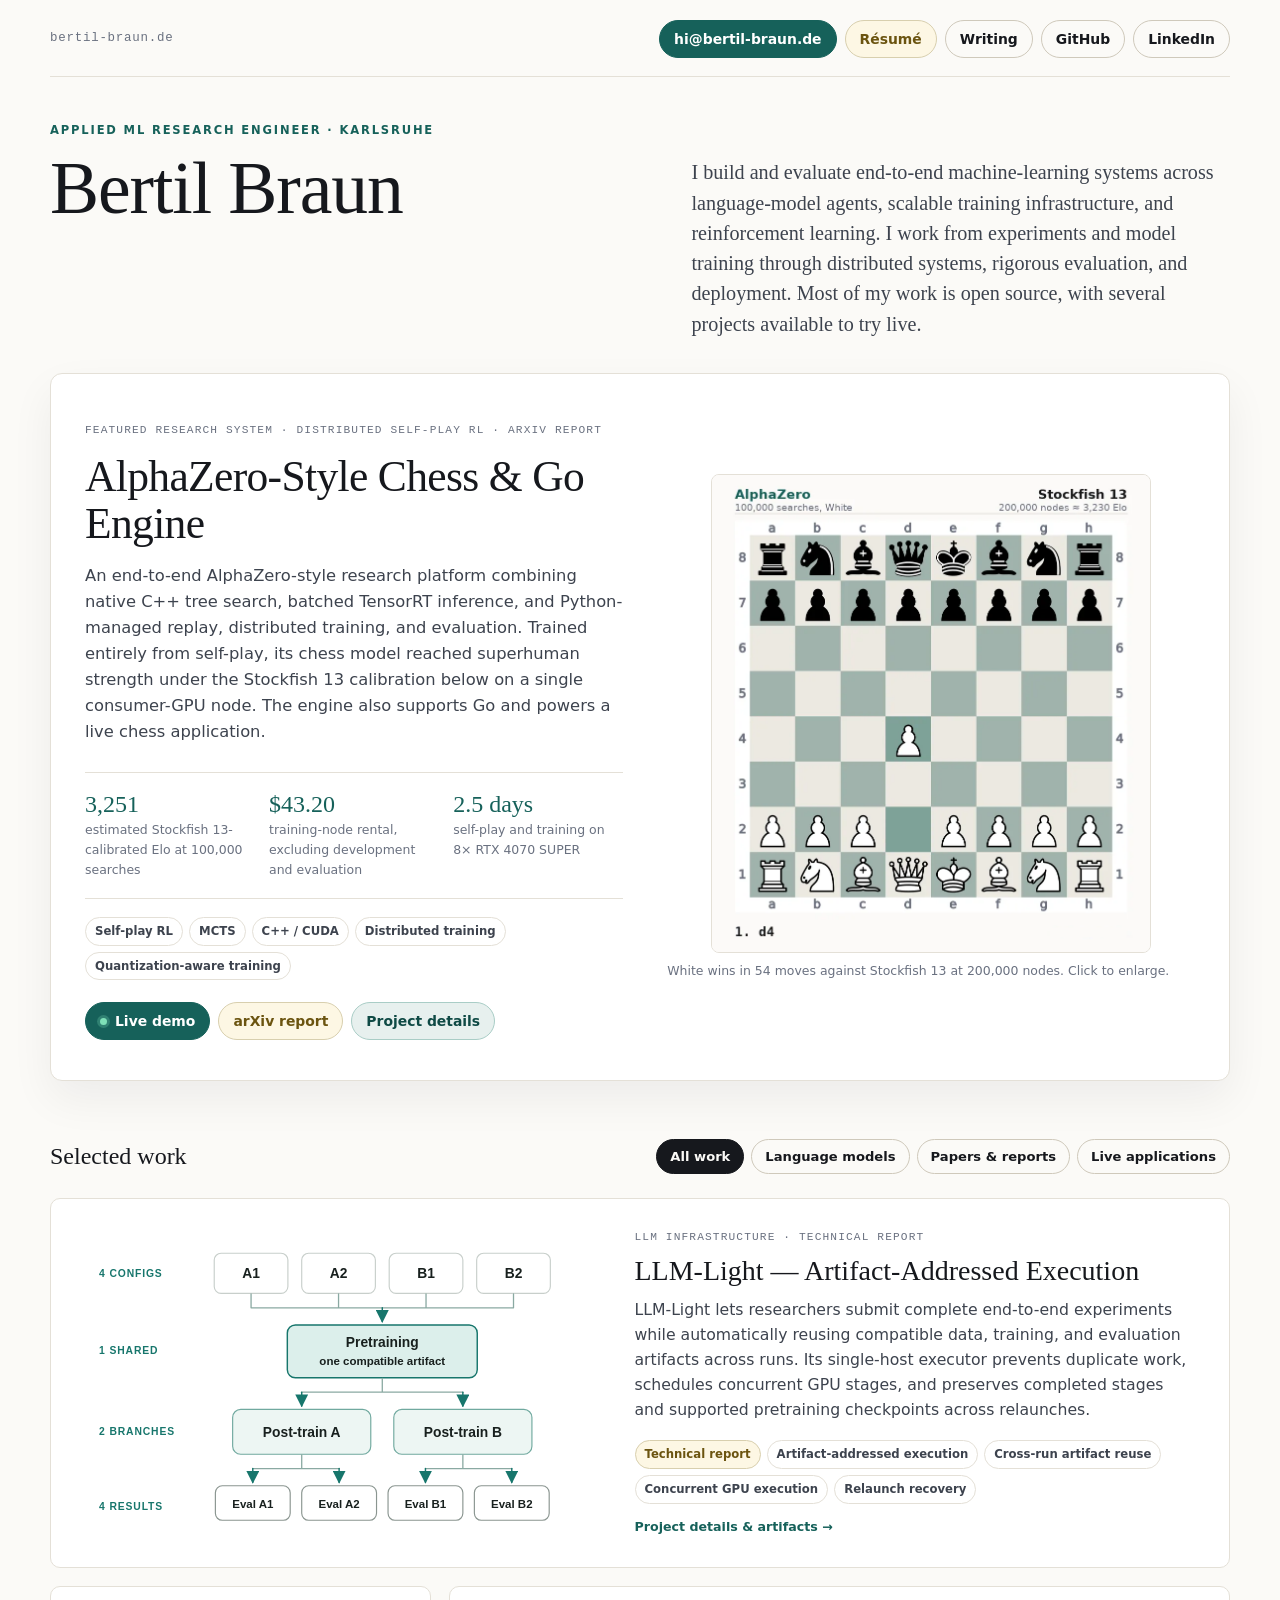
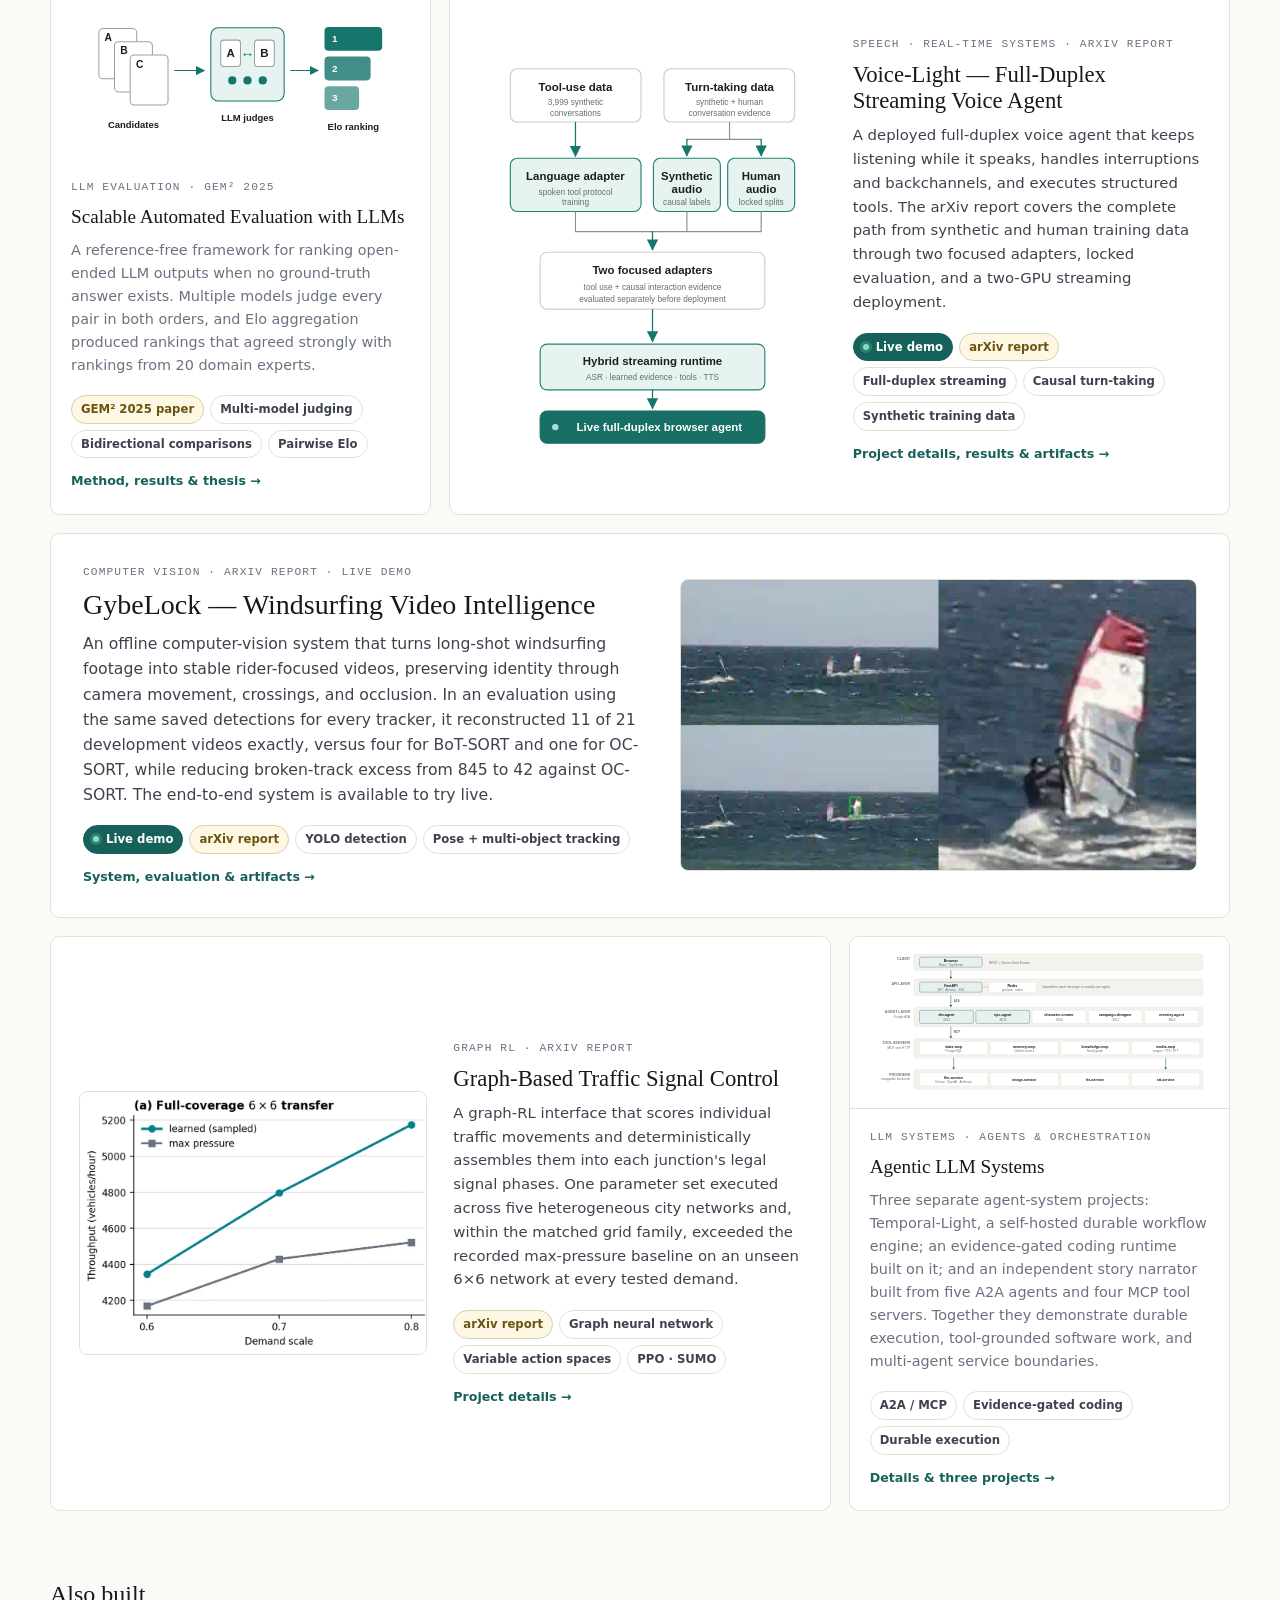
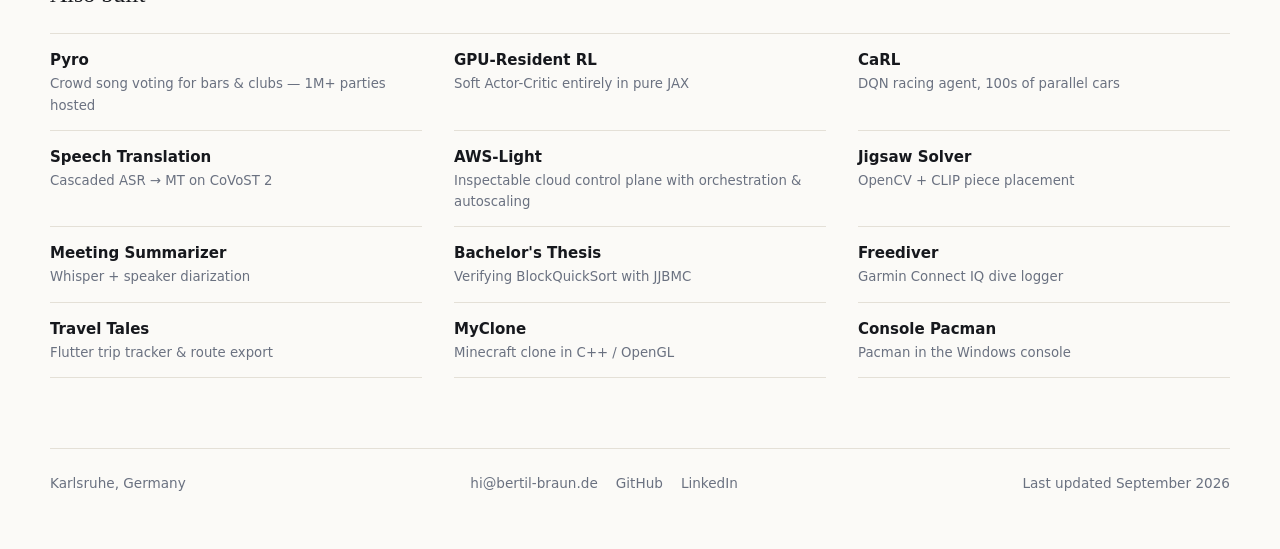
<file: projects/alphazero/index.html>
<!doctype html>
<!-- Generated by tools/build_project_routes.py; edit index.html instead. -->
<html lang="en">
<head>
  <meta charset="utf-8">
  <meta name="viewport" content="width=device-width, initial-scale=1">
  <base href="/">
  <title>AlphaZero-Style Chess & Go Engine — Bertil Braun</title>
  <meta name="description" content="A native C++ and distributed self-play learning system reaching superhuman calibrated chess strength in 2.5 days on eight consumer GPUs, with a live application and arXiv report.">
  <meta name="author" content="Bertil Braun">
  <link rel="canonical" href="https://bertil-braun.de/projects/alphazero/">
  <meta property="og:type" content="website">
  <meta property="og:title" content="AlphaZero-Style Chess & Go Engine — Bertil Braun">
  <meta property="og:description" content="A native C++ and distributed self-play learning system reaching superhuman calibrated chess strength in 2.5 days on eight consumer GPUs, with a live application and arXiv report.">
  <meta property="og:url" content="https://bertil-braun.de/projects/alphazero/">
  <meta property="og:image" content="https://bertil-braun.de/assets/social-card.png">
  <meta property="og:image:width" content="1200">
  <meta property="og:image:height" content="630">
  <meta property="og:image:alt" content="Bertil Braun — Applied ML Research Engineer in Karlsruhe, working across language-model agents, scalable training, distributed systems, reinforcement learning, and evaluation.">
  <meta name="twitter:card" content="summary_large_image">
  <meta name="twitter:title" content="AlphaZero-Style Chess & Go Engine — Bertil Braun">
  <meta name="twitter:description" content="A native C++ and distributed self-play learning system reaching superhuman calibrated chess strength in 2.5 days on eight consumer GPUs, with a live application and arXiv report.">
  <meta name="twitter:image" content="https://bertil-braun.de/assets/social-card.png">
  <meta name="theme-color" content="#fbfaf7">
  <link rel="icon" href="data:image/svg+xml,%3Csvg xmlns='http://www.w3.org/2000/svg' viewBox='0 0 32 32'%3E%3Crect width='32' height='32' rx='7' fill='%2316615a'/%3E%3Ctext x='16' y='22' font-family='Georgia,serif' font-size='17' fill='%23fbfaf7' text-anchor='middle'%3EB%3C/text%3E%3C/svg%3E">
  <style>
    :root {
      color-scheme: light;

      --bg: #fbfaf7;
      --bg-tint: #f4f2ec;
      --panel: #ffffff;
      --ink: #16181d;
      --ink-2: #3d434e;
      --muted: #6a7180;
      --rule: #e4e0d7;
      --rule-strong: #cfc9bb;
      --accent: #16615a;
      --accent-ink: #0f4a45;
      --accent-soft: #e7f0ee;

      --serif: "Iowan Old Style", "Palatino Linotype", Palatino, "Book Antiqua", Georgia, "Times New Roman", serif;
      --sans: Inter, ui-sans-serif, system-ui, -apple-system, BlinkMacSystemFont, "Segoe UI", Roboto, sans-serif;
      --mono: ui-monospace, SFMono-Regular, "SF Mono", Menlo, Consolas, monospace;
    }

    * { box-sizing: border-box; }

    html { -webkit-text-size-adjust: 100%; }

    @media (prefers-reduced-motion: reduce) {
      * { animation-duration: 0.01ms !important; transition-duration: 0.01ms !important; }
    }

    body {
      margin: 0;
      min-height: 100vh;
      background: var(--bg);
      color: var(--ink);
      font-family: var(--sans);
      font-size: 17px;
      line-height: 1.6;
      -webkit-font-smoothing: antialiased;
    }

    a { color: inherit; }
    button { font: inherit; color: inherit; }
    ::selection { background: var(--accent-soft); }

    :focus-visible { outline: 2px solid var(--accent); outline-offset: 3px; border-radius: 3px; }

    .skip { position: absolute; left: -9999px; top: 0; padding: 10px 16px; background: var(--accent); color: #fff; z-index: 90; }
    .skip:focus { left: 12px; top: 12px; }

    .page { width: min(1180px, calc(100% - 48px)); margin: 0 auto; }

    /* ---------------- masthead ---------------- */

    .topbar {
      display: flex;
      flex-wrap: wrap;
      align-items: center;
      justify-content: space-between;
      gap: 12px 20px;
      padding: 20px 0 18px;
      border-bottom: 1px solid var(--rule);
    }

    .wordmark {
      font-family: var(--mono);
      font-size: 0.78rem;
      letter-spacing: 0.06em;
      color: var(--muted);
      text-decoration: none;
    }

    .wordmark:hover { color: var(--ink); }

    .masthead {
      display: grid;
      grid-template-columns: minmax(0, 1fr) minmax(0, 0.92fr);
      grid-template-areas:
        "eyebrow ."
        "name    lede";
      align-items: start;
      gap: 0 56px;
      padding: 44px 0 34px;
    }

    .masthead .eyebrow { grid-area: eyebrow; margin-bottom: 12px; }
    .masthead h1 { grid-area: name; margin: 0; }
    .masthead .lede { grid-area: lede; }

    .eyebrow {
      margin: 0;
      color: var(--accent);
      font-size: 0.72rem;
      font-weight: 700;
      letter-spacing: 0.16em;
      text-transform: uppercase;
    }

    h1 {
      margin: 12px 0 0;
      font-family: var(--serif);
      font-size: clamp(2.6rem, 6.4vw, 4.6rem);
      font-weight: 400;
      line-height: 1;
      letter-spacing: -0.015em;
    }

    .lede {
      max-width: 52ch;
      margin: 0;
      padding-top: 0.28em;
      font-family: var(--serif);
      font-size: clamp(1.08rem, 1.7vw, 1.26rem);
      line-height: 1.5;
      color: var(--ink-2);
    }


    .contact { display: flex; flex-wrap: wrap; align-items: center; gap: 8px; }

    .btn {
      display: inline-flex;
      align-items: center;
      gap: 8px;
      min-height: 38px;
      padding: 7px 14px;
      border: 1px solid var(--rule-strong);
      border-radius: 999px;
      background: transparent;
      color: var(--ink);
      font-size: 0.87rem;
      font-weight: 600;
      text-decoration: none;
      white-space: nowrap;
      cursor: pointer;
      transition: background-color 140ms ease, border-color 140ms ease, color 140ms ease;
    }

    .btn:hover { background: var(--bg-tint); border-color: var(--muted); }

    .btn.primary { border-color: var(--accent); background: var(--accent); color: #fff; }
    .btn.primary:hover { background: var(--accent-ink); border-color: var(--accent-ink); }

    .btn.accent { border-color: #a9cdc6; background: var(--accent-soft); color: var(--accent-ink); }
    .btn.accent:hover { background: #d8e9e5; border-color: var(--accent); }

    .btn.live {
      border-color: var(--accent);
      background: var(--accent);
      color: #fff;
    }

    .btn.live:hover { border-color: var(--accent-ink); background: var(--accent-ink); }

    .btn.paper-link { border-color: #d8cfae; background: #fdf7e4; color: #6b5410; }
    .btn.paper-link:hover { border-color: #b89d45; background: #f8edc7; }

    .btn .dot {
      width: 7px; height: 7px; border-radius: 50%;
      background: #7ee0b8; box-shadow: 0 0 0 3px rgba(126, 224, 184, 0.25);
    }

    /* ---------------- hero project ---------------- */

    .hero {
      display: grid;
      grid-template-columns: minmax(0, 1.02fr) minmax(0, 1fr);
      gap: 44px;
      align-items: center;
      padding: 40px 34px;
      border: 1px solid var(--rule);
      border-radius: 12px;
      background: var(--panel);
      box-shadow: 0 18px 44px rgba(22, 24, 29, 0.06);
      cursor: pointer;
      transition: border-color 140ms ease, box-shadow 140ms ease;
    }

    .hero:hover { border-color: var(--rule-strong); box-shadow: 0 22px 56px rgba(22, 24, 29, 0.1); }

    .hero > figure .shot { max-width: 440px; margin: 0 auto; }

    .kicker {
      display: inline-flex;
      align-items: center;
      gap: 8px;
      color: var(--muted);
      font-family: var(--mono);
      font-size: 0.7rem;
      letter-spacing: 0.1em;
      text-transform: uppercase;
    }

    .hero h2 {
      margin: 12px 0 0;
      font-family: var(--serif);
      font-size: clamp(1.9rem, 3.4vw, 2.75rem);
      font-weight: 400;
      line-height: 1.08;
      letter-spacing: -0.015em;
    }

    .hero > div > p { max-width: 54ch; margin: 16px 0 0; color: var(--ink-2); font-size: 1.02rem; }

    .stats {
      display: grid;
      grid-template-columns: repeat(3, minmax(0, 1fr));
      gap: 14px;
      margin-top: 26px;
      padding: 18px 0;
      border-top: 1px solid var(--rule);
      border-bottom: 1px solid var(--rule);
    }

    .stat b {
      display: block;
      font-family: var(--serif);
      font-size: 1.5rem;
      font-weight: 400;
      line-height: 1.1;
      color: var(--accent);
    }

    .stat span { display: block; margin-top: 3px; color: var(--muted); font-size: 0.78rem; }

    /* ---------------- shared bits ---------------- */

    .chips { display: flex; flex-wrap: wrap; gap: 6px; margin-top: 18px; }

    .chip {
      padding: 4px 9px;
      border: 1px solid var(--rule);
      border-radius: 999px;
      background: var(--panel);
      color: var(--ink-2);
      font-size: 0.73rem;
      font-weight: 600;
      white-space: nowrap;
    }

    .chip.paper { border-color: #d8cfae; background: #fdf7e4; color: #6b5410; }
    .chip.live { border-color: #b6d8cf; background: var(--accent-soft); color: var(--accent-ink); }

    a.chip.live {
      display: inline-flex;
      align-items: center;
      gap: 7px;
      border-color: var(--accent);
      background: var(--accent);
      color: #fff;
      text-decoration: none;
    }

    a.chip.live:hover { background: var(--accent-ink); border-color: var(--accent-ink); }

    a.chip.paper { text-decoration: none; }
    a.chip.paper:hover { border-color: #b89d45; background: #f8edc7; }

    .chip.live .dot {
      width: 6px;
      height: 6px;
      border-radius: 50%;
      background: #7ee0b8;
      box-shadow: 0 0 0 3px rgba(126, 224, 184, 0.25);
    }

    .actions { display: flex; flex-wrap: wrap; gap: 8px; margin-top: 22px; }

    figure { margin: 0; }

    .shot { position: relative; display: block; width: 100%; padding: 0; border: 0; background: none; cursor: zoom-in; }

    .shot img {
      display: block;
      width: 100%;
      height: auto;
      border: 1px solid var(--rule);
      border-radius: 8px;
      background: var(--panel);
    }

    .shot::after {
      content: "⤢";
      position: absolute;
      right: 10px;
      bottom: 10px;
      width: 26px;
      height: 26px;
      display: grid;
      place-items: center;
      border-radius: 6px;
      background: rgba(22, 24, 29, 0.62);
      color: #fff;
      font-size: 0.78rem;
      opacity: 0;
      transition: opacity 140ms ease;
    }

    .shot:hover::after, .shot:focus-visible::after { opacity: 1; }

    figcaption { margin-top: 8px; color: var(--muted); font-size: 0.78rem; }

    /* ---------------- work section ---------------- */

    .work { padding-top: 56px; }

    .work-head {
      display: flex;
      flex-wrap: wrap;
      align-items: center;
      justify-content: space-between;
      gap: 14px 24px;
      margin-bottom: 22px;
    }

    h3.section-title {
      margin: 0;
      font-family: var(--serif);
      font-size: 1.5rem;
      font-weight: 400;
    }

    .filters { display: flex; flex-wrap: wrap; gap: 7px; }

    .filter {
      padding: 6px 13px;
      border: 1px solid var(--rule-strong);
      border-radius: 999px;
      background: transparent;
      font-size: 0.82rem;
      font-weight: 600;
      cursor: pointer;
      transition: background-color 140ms ease, color 140ms ease, border-color 140ms ease;
    }

    .filter:hover { background: var(--bg-tint); }
    .filter[aria-pressed="true"] { border-color: var(--ink); background: var(--ink); color: var(--bg); }

    .mosaic {
      display: grid;
      grid-template-columns: repeat(3, minmax(0, 1fr));
      gap: 18px;
    }

    .tile {
      display: flex;
      flex-direction: column;
      border: 1px solid var(--rule);
      border-radius: 10px;
      background: var(--panel);
      text-align: left;
      overflow: hidden;
      cursor: pointer;
      transition: border-color 140ms ease, box-shadow 140ms ease, transform 140ms ease;
    }

    .tile:hover, .tile:focus-visible {
      border-color: var(--rule-strong);
      box-shadow: 0 16px 38px rgba(22, 24, 29, 0.08);
      transform: translateY(-2px);
    }

    [hidden] { display: none !important; }

    .thumb {
      height: 172px;
      border-bottom: 1px solid var(--rule);
      background: var(--bg-tint);
      overflow: hidden;
    }

    .thumb img { display: block; width: 100%; height: 100%; object-fit: cover; object-position: top center; }

    .thumb.fit {
      display: flex;
      align-items: center;
      justify-content: center;
      padding: 12px;
      background: var(--panel);
    }

    .thumb.fit img { width: auto; max-width: 100%; height: 100%; object-fit: contain; }

    .tile-body { display: flex; flex-direction: column; flex: 1; padding: 20px 20px 22px; }

    .tile h4 {
      margin: 8px 0 0;
      font-family: var(--serif);
      font-size: 1.2rem;
      font-weight: 400;
      line-height: 1.25;
    }

    .tile p { margin: 10px 0 0; color: var(--muted); font-size: 0.9rem; }

    .tile .chips { margin-top: auto; padding-top: 18px; }

    .cue { margin-top: 13px; color: var(--accent); font-size: 0.79rem; font-weight: 650; text-decoration: none; }
    .cue:hover { color: var(--accent-ink); text-decoration: underline; text-underline-offset: 3px; }

    /* --- wide tiles: media beside text, side alternates --- */

    .tile.wide {
      grid-column: span 3;
      display: grid;
      grid-template-columns: minmax(0, 0.92fr) minmax(0, 1fr);
      align-items: center;
      gap: 34px;
      padding: 30px 32px;
    }

    .tile.wide.media-right { grid-template-columns: minmax(0, 1fr) minmax(0, 0.92fr); }

    .tile.wide.span2 {
      grid-column: span 2;
      gap: 26px;
      padding: 26px 28px;
    }

    .tile.wide.span2 h4 { font-size: clamp(1.2rem, 1.8vw, 1.42rem); }
    .tile.wide.span2 p { font-size: 0.93rem; }
    .tile.wide.span2 { grid-template-columns: minmax(0, 1fr) minmax(0, 1fr); }
    .tile.wide.span2 .tile-media img { max-height: 300px; }

    .tile.wide.span2 .tile-media.voice-portrait {
      display: flex;
      align-items: center;
      justify-content: center;
    }

    .tile.wide.span2 .tile-media.voice-portrait img {
      width: auto;
      max-width: 100%;
      max-height: 390px;
    }

    .tile.wide .tile-media { order: 0; }
    .tile.wide.media-right .tile-media { order: 2; }

    .tile.wide .tile-media img {
      display: block;
      width: 100%;
      height: auto;
      max-height: 300px;
      object-fit: contain;
      border: 1px solid var(--rule);
      border-radius: 8px;
      background: var(--panel);
    }

    .tile.wide .tile-body { padding: 0; }

    .tile.wide h4 { font-size: clamp(1.35rem, 2.3vw, 1.75rem); line-height: 1.14; }
    .tile.wide p { color: var(--ink-2); font-size: 0.98rem; }
    .tile.wide .chips { margin-top: 18px; padding-top: 0; }

    /* Filtered results use a regular comparison grid instead of retaining editorial spans. */

    .mosaic.is-filtered { grid-template-columns: repeat(2, minmax(0, 1fr)); }

    .mosaic.is-filtered .tile,
    .mosaic.is-filtered .tile.wide,
    .mosaic.is-filtered .tile.wide.media-right,
    .mosaic.is-filtered .tile.wide.span2 {
      grid-column: auto;
      display: flex;
      gap: 0;
      padding: 0;
    }

    .mosaic.is-filtered .tile.wide .tile-media {
      order: 0;
      height: 172px;
      padding: 12px;
      border-bottom: 1px solid var(--rule);
      background: var(--bg-tint);
    }

    .mosaic.is-filtered .tile.wide .tile-media .shot {
      height: 100%;
      overflow: hidden;
    }

    .mosaic.is-filtered .tile.wide .tile-media img {
      width: 100%;
      height: 100%;
      max-height: none;
      border: 0;
      border-radius: 0;
      background: transparent;
      object-fit: contain;
    }

    .mosaic.is-filtered .tile.wide .tile-body { padding: 20px 20px 22px; }
    .mosaic.is-filtered .tile.wide h4 { font-size: 1.2rem; line-height: 1.25; }
    .mosaic.is-filtered .tile.wide p { color: var(--muted); font-size: 0.9rem; }
    .mosaic.is-filtered .tile.wide .chips { margin-top: auto; padding-top: 18px; }

    .empty { grid-column: 1 / -1; padding: 36px 0; color: var(--muted); font-size: 0.92rem; }

    /* ---------------- also built ---------------- */

    .also-head { margin: 64px 0 0; }
    .also-head[hidden], .also[hidden] { display: none; }

    .also {
      display: grid;
      grid-template-columns: repeat(auto-fill, minmax(300px, 1fr));
      gap: 0 32px;
      margin-top: 20px;
      border-top: 1px solid var(--rule);
    }

    .also a { display: block; padding: 14px 0; border-bottom: 1px solid var(--rule); text-decoration: none; transition: color 140ms ease; }
    .also a[hidden] { display: none; }
    .also a:hover { color: var(--accent); }
    .also .name { display: block; font-weight: 650; font-size: 0.94rem; }
    .also .what { display: block; margin-top: 1px; color: var(--muted); font-size: 0.83rem; }

    /* ---------------- footer ---------------- */

    footer {
      display: flex;
      flex-wrap: wrap;
      justify-content: space-between;
      gap: 12px 24px;
      margin-top: 70px;
      padding: 24px 0 54px;
      border-top: 1px solid var(--rule);
      color: var(--muted);
      font-size: 0.85rem;
    }

    footer a { color: var(--muted); text-decoration: none; }
    footer a:hover { color: var(--accent); }
    .footer-links { display: flex; flex-wrap: wrap; gap: 18px; }

    /* ---------------- modal ---------------- */

    .backdrop {
      position: fixed;
      inset: 0;
      z-index: 40;
      display: none;
      align-items: center;
      justify-content: center;
      padding: 28px;
      background: rgba(22, 24, 29, 0.42);
      backdrop-filter: blur(6px);
    }

    .backdrop.open { display: flex; }

    .modal {
      width: min(1000px, 100%);
      max-height: min(880px, calc(100vh - 56px));
      overflow: auto;
      border-radius: 12px;
      background: var(--panel);
      box-shadow: 0 30px 90px rgba(12, 14, 20, 0.32);
    }

    .modal-head {
      position: sticky;
      top: 0;
      z-index: 2;
      display: flex;
      align-items: flex-start;
      justify-content: space-between;
      gap: 18px;
      padding: 24px 26px 16px;
      border-bottom: 1px solid var(--rule);
      background: var(--panel);
    }

    .modal-head h1 { margin: 0; font-family: var(--serif); font-size: 1.48rem; font-weight: 400; line-height: 1.2; }

    .modal-kicker {
      margin: 0 0 6px;
      color: var(--accent);
      font-size: 0.68rem;
      font-weight: 700;
      letter-spacing: 0.14em;
      text-transform: uppercase;
    }

    .modal-close {
      flex: none;
      width: 36px; height: 36px;
      border: 1px solid var(--rule-strong);
      border-radius: 999px;
      background: var(--panel);
      color: var(--muted);
      font-size: 1.2rem;
      line-height: 1;
      cursor: pointer;
    }
    .modal-close:hover { background: var(--bg-tint); color: var(--ink); }

    .modal-body { padding: 24px 26px 30px; }

    .modal-body > .cols {
      display: grid;
      grid-template-columns: minmax(0, 1fr) minmax(300px, 400px);
      gap: 28px;
    }

    .modal-body p { margin: 0; color: var(--ink-2); font-size: 0.97rem; }
    .modal-body ul { margin: 16px 0 0; padding-left: 18px; color: var(--ink-2); font-size: 0.94rem; }
    .modal-body li + li { margin-top: 8px; }
    .modal-body code { font-family: var(--mono); font-size: 0.88em; background: var(--bg-tint); padding: 1px 5px; border-radius: 4px; }

    .modal-media { display: grid; align-content: start; gap: 18px; }


    .facts-table { width: 100%; margin-top: 18px; border-collapse: collapse; font-size: 0.88rem; }
    .facts-table th, .facts-table td { padding: 7px 10px; border-bottom: 1px solid var(--rule); text-align: left; }
    .facts-table th { color: var(--muted); font-weight: 650; font-size: 0.76rem; letter-spacing: 0.04em; text-transform: uppercase; }
    .facts-table td:first-child { color: var(--ink-2); }
    .facts-table td b { font-weight: 700; }

    .refs { margin-top: 22px; padding-top: 16px; border-top: 1px solid var(--rule); }

    .refs h5 {
      margin: 0 0 10px;
      font-family: var(--sans);
      font-size: 0.68rem;
      font-weight: 700;
      letter-spacing: 0.14em;
      text-transform: uppercase;
      color: var(--muted);
    }

    .refs .cite { margin: 0 0 12px; font-family: var(--serif); font-size: 0.94rem; color: var(--ink-2); }
    .refs .cite .t { font-style: italic; }

    .note {
      margin-top: 16px;
      padding: 12px 14px;
      border-left: 2px solid var(--rule-strong);
      color: var(--muted);
      font-size: 0.86rem;
    }

    .detail-section + .detail-section { margin-top: 24px; }
    .detail-section h3 {
      margin: 0 0 9px;
      font-family: var(--sans);
      font-size: 0.72rem;
      font-weight: 750;
      letter-spacing: 0.12em;
      text-transform: uppercase;
      color: var(--accent);
    }

    .writing-list { display: grid; gap: 0; }

    .writing-item {
      display: grid;
      grid-template-columns: minmax(0, 1fr) auto;
      align-items: center;
      gap: 18px;
      padding: 18px 0;
      border-bottom: 1px solid var(--rule);
    }

    .writing-item:first-child { padding-top: 0; }
    .writing-item:last-child { padding-bottom: 0; border-bottom: 0; }

    .writing-item h3 {
      margin: 3px 0 5px;
      font-family: var(--serif);
      font-size: 1.12rem;
      font-weight: 400;
      line-height: 1.3;
    }

    .writing-item .writing-meta {
      color: var(--accent);
      font-family: var(--mono);
      font-size: 0.68rem;
      font-weight: 700;
      letter-spacing: 0.09em;
      text-transform: uppercase;
    }

    .writing-item .writing-summary { max-width: 70ch; font-size: 0.9rem; }
    .writing-item > .btn { justify-self: end; }

    /* ---------------- lightbox ---------------- */

    .lightbox {
      position: fixed;
      inset: 0;
      z-index: 70;
      display: none;
      flex-direction: column;
      align-items: center;
      justify-content: center;
      gap: 14px;
      padding: 32px;
      background: rgba(12, 14, 18, 0.93);
      cursor: zoom-out;
    }

    .lightbox.open { display: flex; }

    .lightbox img {
      max-width: min(1400px, 100%);
      max-height: calc(100vh - 130px);
      object-fit: contain;
      border-radius: 6px;
      background: #fff;
    }

    .lightbox figcaption { max-width: 74ch; color: #e7e5df; font-size: 0.88rem; text-align: center; }

    .lightbox-close {
      position: absolute;
      top: 18px; right: 18px;
      width: 40px; height: 40px;
      border: 1px solid rgba(255, 255, 255, 0.35);
      border-radius: 999px;
      background: transparent;
      color: #fff;
      font-size: 1.3rem;
      line-height: 1;
      cursor: pointer;
    }
    .lightbox-close:hover { background: rgba(255, 255, 255, 0.14); }

    /* ---------------- responsive ---------------- */

    @media (max-width: 1000px) {
      .mosaic { grid-template-columns: repeat(2, minmax(0, 1fr)); }
      .tile.wide { grid-column: span 2; }
      .tile.wide.span2 {
        grid-column: span 1;
        display: flex;
        gap: 0;
        padding: 0;
      }
      .tile.wide.span2 .tile-media {
        order: 0;
        height: 172px;
        padding: 12px;
        border-bottom: 1px solid var(--rule);
        background: var(--bg-tint);
      }
      .tile.wide.span2 .tile-media img {
        width: 100%;
        height: 100%;
        max-height: none;
        border: 0;
        border-radius: 0;
        background: transparent;
        object-fit: contain;
      }
      .tile.wide.span2 .tile-media.voice-portrait { height: 320px; }
      .tile.wide.span2 .tile-media.voice-portrait img {
        width: auto;
        height: 100%;
      }
      .tile.wide.span2 .tile-body { padding: 20px 20px 22px; }
      .tile.wide.span2 h4 { font-size: 1.2rem; line-height: 1.25; }
      .tile.wide.span2 p { color: var(--muted); font-size: 0.9rem; }
      .tile.wide.span2 .chips { margin-top: auto; padding-top: 18px; }
    }

    @media (max-width: 860px) {
      body { font-size: 16px; }
      .page { width: min(100% - 32px, 1180px); }
      .masthead {
        grid-template-columns: 1fr;
        grid-template-areas: "eyebrow" "name" "lede";
        gap: 0;
        padding-top: 40px;
      }
      .masthead .lede { padding-top: 18px; }
      .contact { justify-content: flex-start; }
      .hero { grid-template-columns: 1fr; gap: 26px; padding: 26px 22px; }
      .hero > figure { order: 2; }
      .work-head { align-items: stretch; }
      .filters { display: grid; grid-template-columns: repeat(2, minmax(0, 1fr)); width: 100%; }
      .filter { min-width: 0; text-align: center; }
      .mosaic { grid-template-columns: minmax(0, 1fr); gap: 16px; }
      .mosaic.is-filtered { grid-template-columns: minmax(0, 1fr); }
      .tile { min-width: 0; }
      .tile.wide, .tile.wide.media-right, .tile.wide.span2 {
        grid-column: 1 / -1;
        display: flex;
        grid-template-columns: minmax(0, 1fr);
        gap: 0;
        padding: 0;
      }
      .tile.wide .tile-media, .tile.wide.media-right .tile-media, .tile.wide.span2 .tile-media {
        order: 0;
        height: 184px;
        padding: 12px;
        border-bottom: 1px solid var(--rule);
        background: var(--bg-tint);
      }
      .mosaic.is-filtered .tile.wide .tile-media { height: 184px; }
      .tile.wide .tile-media img, .tile.wide.span2 .tile-media img {
        width: 100%;
        height: 100%;
        max-height: none;
        border: 0;
        border-radius: 0;
        background: transparent;
        object-fit: contain;
      }
      .tile.wide .tile-media.voice-portrait,
      .tile.wide.span2 .tile-media.voice-portrait {
        height: 390px;
        padding: 16px;
      }
      .tile.wide .tile-media.voice-portrait img,
      .tile.wide.span2 .tile-media.voice-portrait img {
        width: auto;
        height: 100%;
      }
      .tile.wide .tile-body, .tile.wide.span2 .tile-body { padding: 20px 20px 22px; }
      .thumb { height: 184px; }
      .tile p, .tile.wide p, .tile.wide.span2 p { font-size: 0.9rem; line-height: 1.55; }
      .backdrop { padding: 0; }
      .modal { max-height: 100vh; height: 100%; border-radius: 0; }
      .modal-body > .cols { grid-template-columns: 1fr; gap: 22px; }
      .modal-body { padding: 20px; }
      .modal-head { padding: 20px 20px 14px; }
      .writing-item { grid-template-columns: 1fr; gap: 12px; }
      .writing-item > .btn { justify-self: start; }
      .lightbox { padding: 16px; }
    }

    .tile .diagram-media,
    .tile.wide .tile-media.diagram-media,
    .tile.wide.span2 .tile-media.diagram-media {
      border-bottom: 0;
      background: transparent;
    }

    .tile .diagram-media img,
    .tile.wide .tile-media.diagram-media img,
    .tile.wide.span2 .tile-media.diagram-media img {
      border: 0;
      border-radius: 0;
      background: transparent;
    }

    .diagram-figure img { display: block; width: 100%; height: auto; }

    @media print {
      .backdrop, .lightbox, .filters, .cue { display: none !important; }
      body { background: #fff; }
    }
  </style>
</head>
<body>
  <a class="skip" href="#work">Skip to projects</a>

  <div class="page">
    <div class="topbar">
      <a class="wordmark" href="/">bertil-braun.de</a>
      <nav class="contact" aria-label="Contact and profiles">
        <a class="btn primary" href="mailto:hi@bertil-braun.de">hi@bertil-braun.de</a>
        <a class="btn paper-link" href="assets/bertil-braun-cv.pdf?v=20260930-public" target="_blank" rel="noopener">Résumé</a>
        <button class="btn" type="button" id="writing-button" aria-haspopup="dialog" aria-controls="modal">Writing</button>
        <a class="btn" href="https://github.com/BertilBraun" target="_blank" rel="noopener">GitHub</a>
        <a class="btn" href="https://www.linkedin.com/in/bertil-braun" target="_blank" rel="noopener">LinkedIn</a>
      </nav>
    </div>

    <header class="masthead">
      <p class="eyebrow">Applied ML Research Engineer · Karlsruhe</p>
      <h1>Bertil&nbsp;Braun</h1>
      <p class="lede">
        I build and evaluate end-to-end machine-learning systems across language-model agents,
        scalable training infrastructure, and reinforcement learning. I work from experiments and
        model training through distributed systems, rigorous evaluation, and deployment. Most of
        my work is open source, with several projects available to try live.
      </p>
    </header>

    <main id="work">
      <!-- ============ hero project ============ -->
      <article class="hero" data-open="chess">
        <div>
          <span class="kicker">Featured research system · Distributed self-play RL · arXiv report</span>
          <h2>AlphaZero-Style Chess &amp; Go Engine</h2>
          <p>
            An end-to-end AlphaZero-style research platform combining native C++ tree search,
            batched TensorRT inference, and Python-managed replay, distributed training, and
            evaluation. Trained entirely from self-play, its chess model reached superhuman
            strength under the Stockfish 13 calibration below on a single consumer-GPU node.
            The engine also supports Go and powers a live chess application.
          </p>
          <div class="stats">
            <span class="stat"><b>3,251</b><span>estimated Stockfish 13-calibrated Elo at 100,000 searches</span></span>
            <span class="stat"><b>$43.20</b><span>training-node rental, excluding development and evaluation</span></span>
            <span class="stat"><b>2.5 days</b><span>self-play and training on 8× RTX 4070 SUPER</span></span>
          </div>
          <div class="chips">
            <span class="chip">Self-play RL</span>
            <span class="chip">MCTS</span>
            <span class="chip">C++ / CUDA</span>
            <span class="chip">Distributed training</span>
            <span class="chip">Quantization-aware training</span>
          </div>
          <div class="actions">
            <a class="btn live" href="https://chess.bertil-braun.de/" target="_blank" rel="noopener" data-stop>
              <span class="dot" aria-hidden="true"></span> Live demo
            </a>
            <a class="btn paper-link" href="https://arxiv.org/abs/2609.37447" target="_blank" rel="noopener" data-stop>arXiv report</a>
            <a class="btn accent" href="/projects/alphazero/" data-project-link="chess">Project details</a>
          </div>
        </div>
        <figure>
          <button class="shot" type="button" data-stop
                  data-src="assets/chess-game.webp?v=game74-elo"
                  data-caption="Game 74 of the final evaluation: checkpoint 1026 plays White at 100,000 searches per move against Stockfish 13 at 200,000 nodes. After the fixed eight-move opening, the game ends with 54. Qf7#. The model scored 25 wins, 56 draws, and 19 losses across this 100-game match.">
            <img src="assets/chess-game.webp?v=game74-elo" alt="AlphaZero playing White at 100,000 searches against Stockfish 13 at 200,000 nodes, winning with 54. Qf7 checkmate" width="883" height="962">
          </button>
          <figcaption>White wins in 54 moves against Stockfish 13 at 200,000 nodes. Click to enlarge.</figcaption>
        </figure>
      </article>

      <!-- ============ mosaic ============ -->
      <section class="work" aria-labelledby="work-title">
        <div class="work-head">
          <h3 class="section-title" id="work-title">Selected work</h3>
          <div class="filters" role="group" aria-label="Filter selected and additional work">
            <button class="filter" type="button" data-filter="all" aria-pressed="true">All work</button>
            <button class="filter" type="button" data-filter="language" aria-pressed="false">Language models</button>
            <button class="filter" type="button" data-filter="publication" aria-pressed="false">Papers &amp; reports</button>
            <button class="filter" type="button" data-filter="live" aria-pressed="false">Live applications</button>
          </div>
        </div>

        <div class="mosaic" id="mosaic">

          <article class="tile wide" data-open="llm-light" data-tags="language publication">
            <figure class="tile-media diagram-media">
              <img src="assets/llm-light-card.svg" alt="Four complete experiment configurations resolve to one shared pretraining artifact, two post-training artifacts, and four evaluation artifacts" loading="lazy" decoding="async">
            </figure>
            <div class="tile-body">
              <span class="kicker">LLM infrastructure · Technical report</span>
              <h4>LLM-Light — Artifact-Addressed Execution</h4>
              <p>
                LLM-Light lets researchers submit complete end-to-end experiments while automatically
                reusing compatible data, training, and evaluation artifacts across runs. Its
                single-host executor prevents duplicate work, schedules concurrent GPU stages,
                and preserves completed stages and supported pretraining checkpoints across relaunches.
              </p>
              <div class="chips">
                <a class="chip paper" href="https://github.com/BertilBraun/LLM-Light/releases/download/Technical-Report/artifact-addressed-execution-llm-light.pdf" target="_blank" rel="noopener" data-stop>Technical report</a>
                <span class="chip">Artifact-addressed execution</span>
                <span class="chip">Cross-run artifact reuse</span>
                <span class="chip">Concurrent GPU execution</span>
                <span class="chip">Relaunch recovery</span>
              </div>
              <a class="cue" href="/projects/llm-light/" data-project-link="llm-light">Project details &amp; artifacts →</a>
            </div>
          </article>

          <article class="tile" data-open="llm-eval" data-tags="language publication">
            <span class="thumb fit diagram-media"><img src="assets/llm-eval-card.svg" alt="Candidate outputs are compared in both orders by multiple language-model judges and aggregated into an Elo ranking" loading="lazy" decoding="async"></span>
            <div class="tile-body">
              <span class="kicker">LLM evaluation · GEM² 2025</span>
              <h4>Scalable Automated Evaluation with LLMs</h4>
              <p>A reference-free framework for ranking open-ended LLM outputs when no ground-truth answer exists. Multiple models judge every pair in both orders, and Elo aggregation produced rankings that agreed strongly with rankings from 20 domain experts.</p>
              <div class="chips">
                <a class="chip paper" href="https://aclanthology.org/2025.gem-1.28/" target="_blank" rel="noopener" data-stop>GEM² 2025 paper</a>
                <span class="chip">Multi-model judging</span>
                <span class="chip">Bidirectional comparisons</span>
                <span class="chip">Pairwise Elo</span>
              </div>
              <a class="cue" href="/projects/scalable-llm-evaluation/" data-project-link="llm-eval">Method, results &amp; thesis →</a>
            </div>
          </article>

          <article class="tile wide span2" data-open="voice-light" data-tags="language publication live">
            <figure class="tile-media voice-portrait diagram-media">
              <img src="assets/voice-light-card.svg" alt="Tool-use and turn-taking data feed two focused adapters and a hybrid streaming runtime for the live full-duplex browser agent" loading="lazy" decoding="async">
            </figure>
            <div class="tile-body">
              <span class="kicker">Speech · Real-time systems · arXiv report</span>
              <h4>Voice-Light — Full-Duplex Streaming Voice Agent</h4>
              <p>A deployed full-duplex voice agent that keeps listening while it speaks, handles interruptions and backchannels, and executes structured tools. The arXiv report covers the complete path from synthetic and human training data through two focused adapters, locked evaluation, and a two-GPU streaming deployment.</p>
              <div class="chips">
                <a class="chip live" href="https://voice.bertil-braun.de" target="_blank" rel="noopener" data-stop>
                  <span class="dot" aria-hidden="true"></span> Live demo
                </a>
                <a class="chip paper" href="https://arxiv.org/abs/2609.20995" target="_blank" rel="noopener" data-stop>arXiv report</a>
                <span class="chip">Full-duplex streaming</span>
                <span class="chip">Causal turn-taking</span>
                <span class="chip">Synthetic training data</span>
              </div>
              <a class="cue" href="/projects/voice-light/" data-project-link="voice-light">Project details, results &amp; artifacts →</a>
            </div>
          </article>

          <article class="tile wide media-right" data-open="gybelock" data-tags="live publication">
            <figure class="tile-media">
              <button class="shot" type="button" data-stop
                      data-src="assets/gybelock.webp"
                      data-caption="Top left: the original beach-shot footage. Bottom left: detections and tracks, with the selected rider boxed. Right: the stabilised focused view that follows that rider.">
                <img src="assets/gybelock.webp" alt="Windsurfing footage with rider detections and a stabilised focused view of one selected rider" loading="lazy" decoding="async">
              </button>
            </figure>
            <div class="tile-body">
              <span class="kicker">Computer vision · arXiv report · Live demo</span>
              <h4>GybeLock — Windsurfing Video Intelligence</h4>
              <p>
                An offline computer-vision system that turns long-shot windsurfing footage into
                stable rider-focused videos, preserving identity through camera movement, crossings,
                and occlusion. In an evaluation using the same saved detections for every tracker, it
                reconstructed 11 of 21 development videos exactly, versus four for BoT-SORT and one
                for OC-SORT, while reducing broken-track excess from 845 to 42 against OC-SORT. The
                end-to-end system is available to try live.
              </p>
              <div class="chips">
                <a class="chip live" href="https://gybelock.bertil-braun.de" target="_blank" rel="noopener" data-stop>
                  <span class="dot" aria-hidden="true"></span> Live demo
                </a>
                <a class="chip paper" href="https://arxiv.org/abs/2609.24492" target="_blank" rel="noopener" data-stop>arXiv report</a>
                <span class="chip">YOLO detection</span>
                <span class="chip">Pose + multi-object tracking</span>
              </div>
              <a class="cue" href="/projects/gybelock/" data-project-link="gybelock">System, evaluation &amp; artifacts →</a>
            </div>
          </article>

          <article class="tile wide span2" data-open="gnn" data-tags="publication">
            <figure class="tile-media">
              <button class="shot" type="button" data-stop
                      data-src="assets/gnn-results.webp"
                      data-caption="Left: sampled control versus max pressure on an unseen 6×6 grid, by demand — the learned policy is ahead at every demand level. Right: each city normalised by its own strongest non-learned baseline; anything up and to the right of the crosshair beats every non-learned controller on both throughput and completion.">
                <img src="assets/gnn-transfer.webp" alt="Line chart: learned control versus max pressure throughput on an unseen 6x6 grid across three demand levels" loading="lazy" decoding="async">
              </button>
            </figure>
            <div class="tile-body">
              <span class="kicker">Graph RL · arXiv report</span>
              <h4>Graph-Based Traffic Signal Control</h4>
              <p>
                A graph-RL interface that scores individual traffic movements and deterministically
                assembles them into each junction's legal signal phases. One parameter set executed
                across five heterogeneous city networks and, within the matched grid family,
                exceeded the recorded max-pressure baseline on an unseen 6×6 network at every tested demand.
              </p>
              <div class="chips">
                <a class="chip paper" href="https://arxiv.org/abs/2607.21831" target="_blank" rel="noopener" data-stop>arXiv report</a>
                <span class="chip">Graph neural network</span>
                <span class="chip">Variable action spaces</span>
                <span class="chip">PPO · SUMO</span>
              </div>
              <a class="cue" href="/projects/traffic-signal-control/" data-project-link="gnn">Project details →</a>
            </div>
          </article>

          <article class="tile" data-open="agentic" data-tags="language">
            <span class="thumb fit"><img src="assets/agentic.svg" alt="Layered architecture diagram for the independent multi-agent story narrator" loading="lazy" decoding="async"></span>
            <div class="tile-body">
              <span class="kicker">LLM systems · Agents &amp; orchestration</span>
              <h4>Agentic LLM Systems</h4>
              <p>Three separate agent-system projects: Temporal-Light, a self-hosted durable workflow engine; an evidence-gated coding runtime built on it; and an independent story narrator built from five A2A agents and four MCP tool servers. Together they demonstrate durable execution, tool-grounded software work, and multi-agent service boundaries.</p>
              <div class="chips">
                <span class="chip">A2A / MCP</span>
                <span class="chip">Evidence-gated coding</span>
                <span class="chip">Durable execution</span>
              </div>
              <a class="cue" href="/projects/agentic-llm-systems/" data-project-link="agentic">Details &amp; three projects →</a>
            </div>
          </article>

          <p class="empty" id="empty" hidden>No projects in that area.</p>
        </div>

        <div class="also-head" id="also-head">
          <h3 class="section-title">Also built</h3>
        </div>
        <div class="also" id="also">
          <a href="https://pyro.vote/" target="_blank" rel="noopener" data-tags="live"><span class="name">Pyro</span><span class="what">Crowd song voting for bars &amp; clubs — 1M+ parties hosted</span></a>
          <a href="https://github.com/BertilBraun/RL-entirely-on-GPU" target="_blank" rel="noopener" data-tags=""><span class="name">GPU-Resident RL</span><span class="what">Soft Actor-Critic entirely in pure JAX</span></a>
          <a href="https://github.com/BertilBraun/CaRL" target="_blank" rel="noopener" data-tags=""><span class="name">CaRL</span><span class="what">DQN racing agent, 100s of parallel cars</span></a>
          <a href="https://github.com/BertilBraun/Advanced-Improvement-in-Speech-Translation" target="_blank" rel="noopener" data-tags="language"><span class="name">Speech Translation</span><span class="what">Cascaded ASR → MT on CoVoST 2</span></a>
          <a href="/projects/aws-light/" data-project-link="aws-light" data-tags=""><span class="name">AWS-Light</span><span class="what">Inspectable cloud control plane with orchestration &amp; autoscaling</span></a>
          <a href="https://github.com/BertilBraun/Jigsaw-Puzzle-Solver" target="_blank" rel="noopener" data-tags=""><span class="name">Jigsaw Solver</span><span class="what">OpenCV + CLIP piece placement</span></a>
          <a href="https://github.com/BertilBraun/Meeting-Summarizer" target="_blank" rel="noopener" data-tags="language"><span class="name">Meeting Summarizer</span><span class="what">Whisper + speaker diarization</span></a>
          <a href="https://github.com/BertilBraun/BachelorsThesis" target="_blank" rel="noopener" data-tags="publication"><span class="name">Bachelor's Thesis</span><span class="what">Verifying BlockQuickSort with JJBMC</span></a>
          <a href="https://github.com/BertilBraun/Freediver" target="_blank" rel="noopener" data-tags=""><span class="name">Freediver</span><span class="what">Garmin Connect IQ dive logger</span></a>
          <a href="https://github.com/BertilBraun/Van-Tour-Tracker" target="_blank" rel="noopener" data-tags=""><span class="name">Travel Tales</span><span class="what">Flutter trip tracker &amp; route export</span></a>
          <a href="https://github.com/BertilBraun/MyClone" target="_blank" rel="noopener" data-tags=""><span class="name">MyClone</span><span class="what">Minecraft clone in C++ / OpenGL</span></a>
          <a href="https://github.com/BertilBraun/Console-Pacman" target="_blank" rel="noopener" data-tags=""><span class="name">Console Pacman</span><span class="what">Pacman in the Windows console</span></a>
        </div>
      </section>
    </main>

    <footer>
      <span>Karlsruhe, Germany</span>
      <span class="footer-links">
        <a href="mailto:hi@bertil-braun.de">hi@bertil-braun.de</a>
        <a href="https://github.com/BertilBraun" target="_blank" rel="noopener">GitHub</a>
        <a href="https://www.linkedin.com/in/bertil-braun" target="_blank" rel="noopener">LinkedIn</a>
      </span>
      <span>Last updated September 2026</span>
    </footer>
  </div>

  <!-- ==================== detail templates ==================== -->

  <template id="tpl-chess" data-kicker="Self-play reinforcement learning · arXiv report">
    <div class="cols">
      <div>
        <section class="detail-section">
          <h3>Overview</h3>
          <p>
            How much chess strength can a complete self-play learning system develop on one
            eight-GPU consumer node? This project builds the entire loop: native game rules and
            search, GPU inference, replay storage, distributed model training, match evaluation,
            and a browser application. The latest run learned from random initialization without
            human games. The shared engine also supports exploratory 7×7 and 9×9 Go experiments;
            the results below are for chess.
          </p>
        </section>
        <section class="detail-section">
          <h3>Headline results</h3>
          <table class="facts-table">
            <thead><tr><th>Search budget</th><th>Estimated Stockfish 13-calibrated Elo</th></tr></thead>
            <tbody>
              <tr><td>Policy only — no tree search</td><td><b>1,658</b> <span style="color:var(--muted)">[1,608–1,710]</span></td></tr>
              <tr><td>10,000 searches</td><td><b>3,114</b> <span style="color:var(--muted)">[3,065–3,163]</span></td></tr>
              <tr><td>100,000 searches</td><td><b>3,251</b> <span style="color:var(--muted)">[3,206–3,297]</span></td></tr>
            </tbody>
          </table>
          <p class="note">
            The 6.32-million-parameter model reached superhuman playing strength under this
            calibration after 2.5 days on 8× RTX 4070 SUPER GPUs shared between self-play and
            training. The run generated 3.25 million games and processed 836.6 million training
            examples, including replayed positions. Search substantially strengthens the same
            trained model, as the table shows; brackets give 95% confidence intervals.
          </p>
          <p class="note">
            Superhuman chess on eight consumer GPUs and $43.20 in training-node rental—a hardware
            deployment orders of magnitude smaller in accelerator count than the thousands of TPUs used by
            <a href="https://arxiv.org/abs/1712.01815" target="_blank" rel="noopener">the original AlphaZero</a>,
            though not equivalent playing strength. The rental figure excludes development
            experiments and evaluation.
          </p>
        </section>
        <section class="detail-section">
          <h3>System and training architecture</h3>
          <ul>
            <li><strong>Making self-play affordable.</strong> A native C++ engine searches many games concurrently and batches their neural-network requests on the GPU. Optimized TensorRT inference helps turn limited hardware into a steady supply of training games.</li>
            <li><strong>Learning from the right experience.</strong> A shared replay store retains millions of positions, revisits informative examples, and limits repeated training when fresh games are scarce. This connects data generation to the pace of learning.</li>
            <li><strong>Keeping eight GPUs productive.</strong> Python coordinates distributed training while part of the system continues playing games. Updated models return to the players without restarting the full pipeline.</li>
            <li><strong>Growing capacity when it helps.</strong> Training begins with a smaller network, then transfers its experience to a larger candidate. Head-to-head matches determine whether that candidate is actually a stronger player before it takes over.</li>
          </ul>
        </section>
        <section class="detail-section">
          <h3>Research and experimentation</h3>
          <p>
            The final system grew out of experiments across search, training data, network design,
            and inference. Candidate ideas were tested through controlled model comparisons,
            throughput measurements, and self-play training runs to establish whether they made
            the learning system more effective—not just one component faster.
          </p>
          <ul>
            <li><strong>Where should search spend its effort?</strong> Experiments covered learned search allocation, early stopping, shared search graphs, and inference caches. A learned allocator produced targets closer to deep search but trained weaker players; early stopping saved search work without much improvement in the overall training cycle. These findings supported a staged fixed-budget search design.</li>
            <li><strong>Which games teach the model most?</strong> The data strategy combines varied openings with restarts from unresolved alternatives in earlier games. Experiments examined replay size, freshness, and reuse. Investigating a failure to convert winning positions revealed that excluding searched endgames was depriving the model of essential experience, leading to changes in data admission and game-end targets.</li>
            <li><strong>What should the network learn to represent?</strong> Comparisons covered convolutional and attention-based networks, three ways to represent moves, and auxiliary training objectives. The selected move head scores origin–destination square pairs, reducing parameter cost while improving policy fit in a controlled comparison. Convolution remained the practical choice for its serving speed and memory use.</li>
            <li><strong>Can lower-precision inference preserve useful predictions?</strong> Simply converting the model to INT8 distorted its outputs. The work extended into residual-block design, quantization-aware training, and TensorRT compilation, producing a network compatible with efficient low-precision inference. Export checks compare predictions with the training model before an inference artifact is used.</li>
            <li><strong>When is a larger—or smaller—model worthwhile?</strong> Progressive training successfully moved from a small network to a medium one; a further size increase did not establish stronger play. Separate distillation studies produced compact students and tested whether faster inference could compensate through more search. Measured playing strength, rather than parameter count or training loss alone, guided these decisions.</li>
          </ul>
        </section>
        <section class="detail-section">
          <h3>Evaluation</h3>
          <p>
            Each search setting faced two Stockfish 13 opponents at fixed node budgets, playing
            100 games against each with colours swapped across 50 opening pairs. Ratings use
            <a href="https://www.melonimarco.it/en/2021/03/08/stockfish-and-lc0-test-at-different-number-of-nodes/" target="_blank" rel="noopener">Meloni&#39;s calibration</a>;
            the table’s intervals describe uncertainty from those paired matches. Current
            unrestricted engines remain substantially stronger. The report provides the full
            protocol, experiment results, and limitations.
          </p>
        </section>
        <section class="detail-section">
          <h3>Try the trained player</h3>
          <p>
            Play against the trained model in your browser, choosing quick responses or more time
            to think. The player is also available through a Lichess bot.
          </p>
        </section>
        <section class="detail-section">
          <h3>Demo and artifacts</h3>
        <div class="actions">
          <a class="btn live" href="https://chess.bertil-braun.de/" target="_blank" rel="noopener"><span class="dot" aria-hidden="true"></span> Live demo</a>
          <a class="btn paper-link" href="https://arxiv.org/abs/2609.37447" target="_blank" rel="noopener">arXiv report</a>
          <a class="btn" href="https://github.com/BertilBraun/alphazero-chess" target="_blank" rel="noopener">GitHub repo</a>
          <a class="btn" href="https://huggingface.co/BertilBraun/alphazero-chess" target="_blank" rel="noopener">Model weights</a>
          <a class="btn accent" href="/projects/alphazero/games/">All 200 evaluation games</a>
        </div>
        </section>
      </div>
      <div class="modal-media">
        <figure>
          <button class="shot" type="button" data-src="assets/az-training-progress.svg" data-caption="Figure 11 from the report: smoothed 64-search training ladders across five chess campaigns. The final recipe reaches a higher plateau in 2.5 effective training days; the preceding baseline is plotted through three effective training days. These curves use a smaller search budget than the 100,000-search headline evaluation.">
            <img src="assets/az-training-progress.svg" alt="Five smoothed training curves: the final chess recipe reaches a higher 64-search ladder Elo in 2.5 days than earlier training campaigns" width="841" height="451" loading="lazy">
          </button>
          <figcaption>Training progress across five runs (Figure 11). Smoothed 64-search ladder results, distinct from the 100,000-search headline evaluation. Click to enlarge.</figcaption>
        </figure>
        <figure>
          <button class="shot" type="button" data-src="assets/chess-game.webp?v=game74-elo" data-caption="Game 74 of the final evaluation: checkpoint 1026 plays White at 100,000 searches per move against Stockfish 13 at 200,000 nodes. After the fixed eight-move opening, the game ends with 54. Qf7#. The model scored 25 wins, 56 draws, and 19 losses across this 100-game match.">
            <img src="assets/chess-game.webp?v=game74-elo" alt="AlphaZero playing White at 100,000 searches against Stockfish 13 at 200,000 nodes, winning with 54. Qf7 checkmate" width="883" height="962">
          </button>
          <figcaption>White wins in 54 moves against Stockfish 13 at 200,000 nodes. Click to enlarge.</figcaption>
        </figure>
        <figure>
          <button class="shot" type="button" data-src="assets/az-game74-lichess-graph.png" data-caption="Lichess analysis of game 74: White’s advantage grows through the middlegame into a winning endgame. White is AlphaZero; Black is Stockfish 13 at 200,000 nodes.">
            <img src="assets/az-game74-lichess-graph.png" alt="Lichess evaluation graph for game 74 showing an increasing advantage for White" width="701" height="185" loading="lazy">
          </button>
          <figcaption>Lichess analysis of the featured game. Click to enlarge.</figcaption>
        </figure>
        <figure>
          <button class="shot" type="button" data-src="assets/az-game74-lichess-white.png" data-caption="AlphaZero as White in game 74: Lichess reports 96% accuracy, 18 average centipawn loss, and no flagged inaccuracies, mistakes, or blunders. These figures describe this game only.">
            <img src="assets/az-game74-lichess-white.png" alt="AlphaZero as White: 96% Lichess accuracy, 18 average centipawn loss, zero inaccuracies, mistakes, or blunders" width="439" height="122" loading="lazy">
          </button>
          <figcaption>AlphaZero · White · 96% accuracy in this game.</figcaption>
        </figure>
        <figure>
          <button class="shot" type="button" data-src="assets/az-game74-lichess-black.png" data-caption="Stockfish 13 at 200,000 nodes as Black in game 74: Lichess reports 92% accuracy, 35 average centipawn loss, five inaccuracies, no mistakes, and one blunder. These figures describe this game only.">
            <img src="assets/az-game74-lichess-black.png" alt="Stockfish 13 as Black: 92% Lichess accuracy, 35 average centipawn loss, five inaccuracies, zero mistakes, and one blunder" width="439" height="129" loading="lazy">
          </button>
          <figcaption>Stockfish 13 · Black · 92% accuracy in this game.</figcaption>
        </figure>

      </div>
    </div>
  </template>

  <template id="tpl-agentic" data-kicker="LLM systems · Agents &amp; orchestration">
    <div class="cols">
      <div>
        <section class="detail-section">
          <h3>Durable execution with Temporal-Light</h3>
          <p>
            Temporal-Light is a lightweight, self-hosted workflow engine for Python programs that
            need to outlive process failures: long-running agents, scheduled work, workflows that
            wait for external signals, and work that fans out before joining again. Developers write
            ordinary async Python functions and decorate workflows and activities; a small FastAPI
            service starts runs, accepts signals, and streams their progress to a live dashboard.
          </p>
          <p>
            Postgres is the durable source of truth. Instead of serialising a live coroutine, a
            worker reconstructs the workflow and replays its append-only event history: completed
            activities return their recorded result and execution resumes at the first unfinished
            step. Lease-based worker coordination prevents concurrent execution and lets another
            worker recover expired work. The implementation deliberately favours a compact,
            inspectable control plane over feature parity with established workflow platforms.
          </p>
        </section>

        <section class="detail-section">
          <h3>Evidence-gated coding runtime</h3>
          <p>
            Built on Temporal-Light as a real stress test for durable orchestration, this runtime
            turns a natural-language coding task into a reviewed repository change. It first creates
            a task contract, prepares an isolated workspace, and gathers repository context. For a
            bug fix or feature with a reproducible behaviour, it can create a failing anchor test and
            establish the failure before planning the implementation.
          </p>
          <p>
            The agent does not simply narrate progress. It proposes one concrete next step at a time,
            runs implementation candidates in bounded tool loops, and refreshes the diff, command
            output, exit codes, test results, and review verdict after each step. Those observed
            artifacts determine whether work advances, is replanned, or is rejected. The repository
            includes a live-worker smoke workflow and SWE-Bench Light support, but it is presented as
            a durable coding-runtime prototype rather than a benchmark submission.
          </p>
        </section>

        <section class="detail-section">
          <h3>Independent voice-first story narrator</h3>
          <p>
            This is a separate, voice-first AI game master for tabletop-style roleplay, not a client
            of Temporal-Light. A React client talks to a FastAPI application that routes each player
            message to one of five independently deployable agents: character creation, campaign
            design, game mastering, NPC dialogue, and memory. The agents communicate through the
            Google Agent-to-Agent protocol, so responsibilities remain service boundaries rather
            than one large prompt or process.
          </p>
          <p>
            Four MCP servers expose campaign state, semantic memory, world knowledge, and media.
            PostgreSQL stores relational state, Qdrant retrieves relevant past events, and Neo4j
            maintains the campaign knowledge graph; campaign scoping is applied at the tool-service
            boundary. Typed events stream text, speech, and images back to the browser through SSE,
            while LLM, image, speech-recognition, and speech-synthesis providers sit behind
            replaceable service adapters. The result is an interactive product built to make
            multi-agent coordination, memory, and media delivery observable end to end.
          </p>
        </section>

        <div class="actions">
          <a class="btn accent" href="https://github.com/BertilBraun/Agentic-LLM-DnD-GM" target="_blank" rel="noopener">Story narrator</a>
          <a class="btn accent" href="https://github.com/BertilBraun/Durable-Agentic-Coding-Runtime" target="_blank" rel="noopener">Coding runtime</a>
          <a class="btn accent" href="https://github.com/BertilBraun/Temporal-Light" target="_blank" rel="noopener">Temporal-Light</a>
        </div>
      </div>
      <div class="modal-media">
        <figure>
          <button class="shot" type="button" data-src="assets/agentic.svg" data-caption="The story narrator's four layers, none of which knows another's internals: browser → API → five A2A agent services → four MCP tool servers → data stores and swappable providers.">
            <img src="assets/agentic.svg" alt="Layered architecture diagram of the story narrator platform">
          </button>
          <figcaption>Story narrator architecture. Click to enlarge.</figcaption>
        </figure>
        <figure>
          <button class="shot" type="button" data-src="assets/temporal.webp" data-caption="Temporal-Light's dashboard: every workflow with a live SSE event stream, each step showing duration, attempt count, and result or error detail.">
            <img src="assets/temporal.webp" alt="Temporal-Light dashboard listing workflows and their live event streams">
          </button>
          <figcaption>Temporal-Light's dashboard. Click to enlarge.</figcaption>
        </figure>
      </div>
    </div>
  </template>

  <template id="tpl-llm-light" data-kicker="LLM infrastructure · Technical report">
    <div class="cols">
      <div>
        <section class="detail-section">
          <h3>Project thesis</h3>
          <p>
            Related LLM experiments often repeat the same data preparation or training, but manually
            splitting them into shared partial workflows makes each experiment harder to understand
            and reproduce. LLM-Light keeps the researcher-facing abstraction simple: every experiment
            remains one complete configuration, while the system discovers and reuses compatible work.
          </p>
        </section>
        <section class="detail-section">
          <h3>What was built</h3>
          <ul>
            <li>A typed experiment schema covering data preparation, tokenization, pretraining, post-training, evaluation, and export.</li>
            <li>Stable artifact identities derived from the settings that actually affect each stage and from its upstream dependencies.</li>
            <li>A concurrent executor with GPU admission and identity-scoped locking, so compatible runs share one completed result instead of producing duplicates.</li>
            <li>Durable manifests and checkpoint recovery that preserve completed work—and supported interrupted pretraining—across relaunches.</li>
          </ul>
        </section>
        <section class="detail-section">
          <h3>How it works</h3>
          <p>
            When an experiment is submitted, LLM-Light resolves its fixed pipeline into addressed
            artifacts. A matching completed artifact is selected immediately; only missing stages are
            scheduled. An evaluation-only change can therefore retain the full training path, while a
            pretraining change automatically invalidates everything downstream. Researchers still see
            complete experiments rather than a manually assembled workflow graph.
          </p>
        </section>
        <section class="detail-section">
          <h3>Evidence</h3>
          <ul>
            <li><strong>Avoided repetition:</strong> the report's four-configuration example resolves to one pretraining artifact, two post-training artifacts, and four evaluations instead of four independent copies of every stage.</li>
            <li><strong>Mechanisms tested:</strong> focused tests cover shared-artifact selection, exclusive production, GPU allocation, export, relaunch behavior, and checkpoint restoration.</li>
            <li><strong>Used end to end:</strong> 38 structurally complete archived runs across 20 experiment groups show the system operating across the full pipeline, with frequent reuse in preparation stages.</li>
          </ul>
        </section>
        <section class="detail-section">
          <h3>What the report establishes</h3>
          <p>
            The project demonstrates a practical way to make LLM experiments reusable and restartable
            without giving up complete, self-contained configurations. It is intentionally a
            single-host executor for one fixed pipeline; the report validates the reuse and
            recovery mechanisms, not aggregate speedups or multi-node scaling.
          </p>
        </section>
        <section class="detail-section">
          <h3>Report and artifacts</h3>
          <p class="cite">
            Bertil Braun. <span class="t">LLM-Light: Artifact-Addressed Execution for a Fixed LLM
            Experiment Pipeline.</span> Technical report, 2026.
          </p>
        <div class="actions">
          <a class="btn paper-link" href="https://github.com/BertilBraun/LLM-Light/releases/download/Technical-Report/artifact-addressed-execution-llm-light.pdf" target="_blank" rel="noopener">Report</a>
          <a class="btn" href="https://github.com/BertilBraun/LLM-Light" target="_blank" rel="noopener">GitHub repo</a>
          <a class="btn" href="https://huggingface.co/datasets/BertilBraun/TinyPython" target="_blank" rel="noopener">Related TinyPython dataset</a>
        </div>
        </section>
      </div>
      <div class="modal-media">
        <figure class="diagram-figure">
          <img src="assets/llm-light-card.svg" alt="Four experiment configurations resolve to one shared pretraining artifact, two post-training artifacts, and four evaluation artifacts">
          <figcaption>The report's worked four-configuration branch.</figcaption>
        </figure>
      </div>
    </div>
  </template>

  <template id="tpl-voice-light" data-kicker="Speech · Real-time systems · arXiv report">
    <div class="cols">
      <div>
        <section class="detail-section">
          <h3>Project thesis</h3>
          <p>
            Voice-Light explores what it takes to make a cascaded voice agent feel responsive and
            conversational rather than turn-based. It connects training-data generation, model
            adaptation, causal evaluation, interaction control, and public deployment in one system
            that can keep listening while it speaks.
          </p>
        </section>
        <section class="detail-section">
          <h3>What was built</h3>
          <ul>
            <li>A reproducible data pipeline spanning 3,999 synthetic spoken-tool conversations and 36.3 hours of prepared human conversation.</li>
            <li>A language adapter for natural spoken tool use and a causal speech adapter for completion, interruption, and backchannel evidence.</li>
            <li>A full-duplex controller with reversible ducking, interruption, speculative generation, structured tools, and conversation history based only on audio the user actually heard.</li>
            <li>A public two-GPU deployment with scale-to-zero operation, persistent model caches, browser playback acknowledgements, and live interaction diagnostics.</li>
          </ul>
        </section>
        <section class="detail-section">
          <h3>How the system works</h3>
          <p>
            Microphone audio streams continuously through speech recognition while the controller
            combines immediate voice activity with learned turn-taking evidence. Language generation
            can begin speculatively, tools run through typed interfaces, and speech synthesis is only
            promoted while the underlying turn remains valid. Browser acknowledgements determine what
            was actually audible, preventing canceled or unheard text from entering conversation history.
          </p>
        </section>
        <section class="detail-section">
          <h3>What the evaluation changed</h3>
          <ul>
            <li><strong>Responsive live path:</strong> across three instrumented, unscripted microphone sessions, 36 measured response turns began returning server audio a median 758 ms after the final detected end of speech.</li>
            <li><strong>Measured deployment:</strong> moving speech synthesis to its own GPU cut controlled warm first-word-to-audio time from roughly 0.6–0.7 seconds to about 0.35 seconds.</li>
            <li><strong>Evidence over novelty:</strong> the learned turn adapter did not outperform the strongest timing baselines on locked real conversations, so production uses it inside a hybrid controller rather than as a standalone replacement.</li>
          </ul>
          <p class="note">
            These sessions are an instrumented case study, not a controlled user evaluation.
            The report contains the complete locked-evaluation protocol, component results, and
            deployment limitations, and releases the supporting code, data, and model artifacts.
          </p>
        </section>
        <section class="detail-section">
          <h3>Demo, report, and artifacts</h3>
          <p class="cite">
            Bertil Braun. <span class="t">Voice-Light: A Full-Duplex Cascaded Voice Agent with
            Causal Turn-Taking and Speculative Generation.</span> arXiv:2609.20995, 2026.
          </p>
        <div class="actions">
          <a class="btn live" href="https://voice.bertil-braun.de" target="_blank" rel="noopener">
            <span class="dot" aria-hidden="true"></span> Live demo
          </a>
          <a class="btn paper-link" href="https://arxiv.org/abs/2609.20995" target="_blank" rel="noopener">arXiv report</a>
          <a class="btn" href="https://github.com/BertilBraun/Voice-Light" target="_blank" rel="noopener">GitHub &amp; docs</a>
          <a class="btn" href="https://huggingface.co/BertilBraun/qwen3-1.7b-voice-light-tool-use-lora" target="_blank" rel="noopener">Tool-use LoRA</a>
          <a class="btn" href="https://huggingface.co/datasets/BertilBraun/voice-light-tool-use-synthetic" target="_blank" rel="noopener">Tool-use dataset</a>
          <a class="btn" href="https://huggingface.co/datasets/BertilBraun/voice-light-synthetic-audio" target="_blank" rel="noopener">Turn-taking audio</a>
        </div>
        </section>
      </div>
      <div class="modal-media">
        <figure>
          <button class="shot" type="button" data-src="assets/voice-light-runtime.svg" data-caption="The production runtime combines immediate Silero reactions with learned turn-taking evidence, speculative generation, typed tools, dedicated streaming speech synthesis, and browser acknowledgements.">
            <img src="assets/voice-light-runtime.svg" alt="Simplified Voice Light production runtime from browser microphone through speech recognition, interaction policy, language generation, tools, speech synthesis, and playback">
          </button>
          <figcaption>The simplified production runtime. Click to enlarge.</figcaption>
        </figure>
        <figure>
          <button class="shot" type="button" data-src="assets/voice-light-demo.png" data-caption="The public browser client shows the audible conversation, compact latency telemetry, live speech activity, and causal turn-taking probabilities. The model evidence remains diagnostic rather than entering durable history.">
            <img src="assets/voice-light-demo.png" alt="Voice Light public demo with a spoken conversation and live turn-taking graphs">
          </button>
          <figcaption>The deployed browser demo. Click to enlarge.</figcaption>
        </figure>
        <figure>
          <button class="shot" type="button" data-src="assets/voice-light.svg" data-caption="Every stage begins useful work early: streaming ASR and shared encoder features feed prediction, Qwen speculates before commitment, and Kyutai synthesis is promoted only when the causal transcript remains valid.">
            <img src="assets/voice-light.svg" alt="Timeline of the streaming cascade showing overlapping stages">
          </button>
          <figcaption>The streaming cascade. Click to enlarge.</figcaption>
        </figure>
      </div>
    </div>
  </template>

  <template id="tpl-llm-eval" data-kicker="LLM evaluation · GEM² 2025">
    <div class="cols">
      <div>
        <section class="detail-section">
          <h3>Project thesis</h3>
          <p>
            Open-ended language-model outputs are difficult to compare when there is no single correct
            answer. This published framework replaces reference-based scoring with repeated pairwise
            judgements from several language models, then turns those comparisons into one ranked list.
          </p>
        </section>
        <section class="detail-section">
          <h3>What was built</h3>
          <ul>
            <li>Candidate answers are compared in pairs, making a complex quality decision easier than assigning absolute scores.</li>
            <li>Every pair is shown in both orders to expose and reduce presentation-order bias.</li>
            <li>Several evaluator models contribute independent judgements instead of relying on one model's preferences.</li>
            <li>Elo aggregation combines the comparisons into a stable ranking while preserving close calls as similar scores.</li>
          </ul>
        </section>
        <section class="detail-section">
          <h3>Evidence</h3>
          <p>
            Twenty domain experts ranked competency profiles generated from their own research
            publications. The automated rankings usually followed the experts' ordering closely,
            providing evidence that the method can recover useful preference structure without a
            reference answer. Requiring near-unanimous model agreement created too many ties;
            majority-based aggregation retained more useful signal.
          </p>
        </section>
        <section class="detail-section">
          <h3>From thesis system to publication</h3>
          <p>
            The preceding master's thesis built the broader competency-extraction system used as the
            experimental setting: document preparation, profile generation, expert review, synthetic
            preference data, and Direct Preference Optimization of a smaller model. Expert evaluation
            also exposed where automatic scores rewarded the evaluator rather than genuine quality,
            motivating the more careful multi-model method published at GEM² 2025.
          </p>
        </section>
        <section class="detail-section">
          <h3>What the study establishes</h3>
          <p>
            The results support pairwise multi-model judging as a practical evaluation layer for
            open-ended outputs. The published validation covers one competency-extraction task and
            20 experts; it does not make Elo an objective quality measure or remove the need for human
            review in high-stakes settings. The paper contains the full agreement statistics, cost
            discussion, and bias analysis.
          </p>
        </section>
        <section class="detail-section">
          <h3>Paper, thesis, and code</h3>
          <p class="cite">
            Bertil Braun and Martin Forell. <span class="t">(Towards) Scalable Reliable Automated
            Evaluation with Large Language Models.</span> Proceedings of the Fourth Workshop on
            Generation, Evaluation and Metrics (GEM²), pages 320–336. Association for Computational
            Linguistics, 2025.
          </p>
          <p class="cite">
            Bertil Braun. <span class="t">Domain-Agnostic Approaches to Competency Extraction via
            Large Language Models.</span> Master's thesis, Karlsruhe Institute of Technology, 2024.
          </p>
        <div class="actions">
          <a class="btn paper-link" href="https://aclanthology.org/2025.gem-1.28/" target="_blank" rel="noopener">GEM² 2025 paper</a>
          <a class="btn paper-link" href="https://github.com/BertilBraun/Master-Thesis/releases/download/1.0/Master_Thesis.pdf" target="_blank" rel="noopener">Thesis</a>
          <a class="btn" href="https://github.com/BertilBraun/Master-Thesis/releases/download/2.0/Poster.-.Towards.Scalable.Reliable.Automated.Evaluation.with.Large.Language.Models.jpg" target="_blank" rel="noopener">Poster</a>
          <a class="btn" href="https://github.com/BertilBraun/Master-Thesis" target="_blank" rel="noopener">GitHub repo</a>
          <a class="btn" href="https://huggingface.co/datasets/BertilBraun/competency-extraction-dpo" target="_blank" rel="noopener">Preference dataset</a>
        </div>
        </section>
      </div>
      <div class="modal-media">
        <figure>
          <button class="shot" type="button" data-src="assets/llm-eval-card.svg" data-caption="Candidate outputs are compared in both presentation orders by multiple model judges, then aggregated into a global Elo ranking.">
            <img src="assets/llm-eval-card.svg" alt="Candidate outputs flow through bidirectional multi-model comparisons into an Elo ranking">
          </button>
          <figcaption>The published evaluation method. Click to enlarge.</figcaption>
        </figure>
        <figure>
          <button class="shot" type="button" data-src="assets/llm-eval.webp" data-caption="Extraction data flow: input documents are summarised, competencies extracted and combined into a profile, then ranked by expert and automatic comparison.">
            <img src="assets/llm-eval.webp" alt="Data-flow diagram of the competency extraction pipeline">
          </button>
          <figcaption>The broader thesis extraction system. Click to enlarge.</figcaption>
        </figure>
      </div>
    </div>
  </template>

  <template id="tpl-gnn" data-kicker="Graph reinforcement learning · arXiv report">
    <div class="cols">
      <div>
        <section class="detail-section">
          <h3>Project thesis</h3>
          <p>
            Traffic junctions differ in geometry and in the signal phases they allow, so a controller
            with one fixed set of outputs does not transfer cleanly between networks. This project
            learns to score individual traffic movements instead; deterministic code then translates
            those shared scores into the legal phase choices for each junction.
          </p>
        </section>
        <section class="detail-section">
          <h3>What was built</h3>
          <ul>
            <li>A graph representation that separates road corridors from the legal movements through each junction.</li>
            <li>A shared graph neural network that combines upstream demand and downstream capacity into one score per movement.</li>
            <li>A deterministic action layer that converts those scores into each junction's own legal phases and enforces timing and transition constraints.</li>
            <li>A PPO training and SUMO evaluation pipeline covering synthetic grids and five heterogeneous city-scale networks.</li>
          </ul>
        </section>
        <section class="detail-section">
          <h3>Evidence</h3>
          <ul>
            <li><strong>One model, different networks:</strong> the same learned parameters executed across five city simulations with 41–84 controlled junctions and 2–12 selectable phases per junction.</li>
            <li><strong>Transfer within a known family:</strong> policies trained on mixed grid layouts retained performance on unseen sizes and aspect ratios; on an unseen 6×6 grid, the recorded policy exceeded the max-pressure baseline at every tested demand.</li>
            <li><strong>A useful failure case:</strong> performance weakened when the proportion of controlled signals changed, showing that structural compatibility alone does not guarantee robustness to a different operating distribution.</li>
          </ul>
        </section>
        <section class="detail-section">
          <h3>What the study establishes</h3>
          <p>
            The primary result is a working interface whose model shape does not depend on network
            size or the number of phases at each junction. The simulations provide bounded evidence
            of trainability and transfer within the tested network families, not a claim of universal
            superiority or readiness for real-world signal control. The report contains the exact
            protocols, mixed city outcomes, and comparison qualifications.
          </p>
        </section>
        <section class="detail-section">
          <h3>Report and code</h3>
          <p class="cite">
            Bertil Braun. <span class="t">A Graph-Based Control Interface for Traffic Signals on
            Heterogeneous Road Networks.</span> arXiv:2607.21831, 2026.
          </p>
        <div class="actions">
          <a class="btn paper-link" href="https://arxiv.org/abs/2607.21831" target="_blank" rel="noopener">arXiv report</a>
          <a class="btn" href="https://github.com/BertilBraun/GNN-Traffic-Signal-Control" target="_blank" rel="noopener">GitHub repo</a>
        </div>
        </section>
      </div>
      <div class="modal-media">
        <figure>
          <button class="shot" type="button" data-src="assets/gnn-results.webp" data-caption="Left: sampled control versus max pressure on an unseen 6×6 grid, by demand. Right: each city normalised by its own strongest non-learned baseline.">
            <img src="assets/gnn-results.webp" alt="Two plots: throughput on an unseen 6x6 grid, and city results relative to the best non-learned baseline">
          </button>
          <figcaption>Figure 4 from the report. Click to enlarge.</figcaption>
        </figure>
        <figure>
          <button class="shot" type="button" data-src="assets/gnn-traffic.webp" data-caption="Movement graph for a 3×3 grid: grey corridor nodes carry queue, speed and occupancy; red movement nodes are the controlled turns; typed edges connect each movement to its input and output corridors.">
            <img src="assets/gnn-traffic.webp" alt="Movement graph for a 3x3 grid of signalised junctions">
          </button>
          <figcaption>The movement graph. Click to enlarge.</figcaption>
        </figure>
      </div>
    </div>
  </template>

  <template id="tpl-aws-light" data-kicker="Infrastructure">
    <div class="cols">
      <div>
        <section class="detail-section">
          <h3>Project thesis</h3>
        <p>
          A cloud platform implemented from first principles to make the machinery behind managed
          infrastructure concrete and inspectable. Declarative manifests flow through a persistent
          control plane into reconciliation, scheduling, isolated service networks, ingress policy,
          health-aware routing, managed data services, autoscaling, and live operational events.
        </p>
        </section>
        <section class="detail-section">
          <h3>Platform and orchestration model</h3>
        <ul>
          <li>Split into real services: a control plane with REST API, dashboard, WebSocket events, manifests, IAM and storage; an orchestrator reconciling desired state into Docker containers and networks; a proxy enforcing ingress policy and recording traffic metrics; a health checker updating routing health; and an autoscaler adjusting replica counts from CPU and request metrics.</li>
          <li>Postgres holds durable platform state; Redis holds the routing table, metrics, and event stream.</li>
          <li>Managed workloads run as containers on per-service networks. HTTP calls between services go through the proxy; database traffic goes directly to per-database Postgres containers attached only to bound service networks.</li>
          <li>One manifest deploys the full demo stack, so the whole thing comes up with a single <code>docker compose up</code> and an apply.</li>
        </ul>
        </section>
        <section class="detail-section">
          <h3>Repository</h3>
        <p class="note">
          The scope is deliberately local: the project demonstrates the mechanics and boundaries of
          a cloud control plane, not service parity or a performance comparison with AWS.
        </p>
        <div class="actions">
          <a class="btn primary" href="https://github.com/BertilBraun/AWS-Light" target="_blank" rel="noopener">GitHub repo</a>
        </div>
        </section>
      </div>
      <div class="modal-media">
        <figure>
          <button class="shot" type="button" data-src="assets/aws-light.webp" data-caption="The platform dashboard: deployed services, replica health, and live events.">
            <img src="assets/aws-light.webp" alt="AWS-Light dashboard showing running services and replicas">
          </button>
          <figcaption>The platform dashboard. Click to enlarge.</figcaption>
        </figure>
      </div>
    </div>
  </template>

  <template id="tpl-gybelock" data-kicker="Computer vision · Offline tracking · arXiv report">
    <div class="cols">
      <div>
        <section class="detail-section">
          <h3>Overview</h3>
          <p>
            GybeLock recovers stable, rider-relative videos from difficult shore-shot footage where
            surfers are small, the camera pans aggressively, rigs overlap, and one identity merge can
            invalidate an output. It combines a custom pose detector, deliberately conservative local
            tracking, offline global association, and pose-guided virtual-camera control in a deployed
            interactive application.
          </p>
        </section>
        <section class="detail-section">
          <h3>Headline evidence</h3>
          <table class="facts-table">
            <tbody>
              <tr><th>Broken rider tracks</th><td><b>845 → 42</b> excess fragments, OC-SORT → GybeLock</td></tr>
              <tr><th>Exact outputs</th><td><b>11 of 21</b> videos, versus 4 for BoT-SORT and 1 for OC-SORT</td></tr>
              <tr><th>Evaluation scale</th><td><b>41,004</b> detections across 88 rider identities</td></tr>
            </tbody>
          </table>
          <p class="note">
            Every method receives the same saved detections. The comparison therefore measures how
            well each tracker preserves rider identity over time, not how well it detects surfers in
            the first place.
          </p>
        </section>
        <section class="detail-section">
          <h3>What was built</h3>
          <ul>
            <li>A custom pose model that detects surfers and the two rig points needed to frame them consistently.</li>
            <li>Local tracking that combines camera-compensated motion with sail appearance to form reliable short track segments.</li>
            <li>An offline global-association stage that uses the complete recording to reconnect compatible segments across difficult gaps.</li>
            <li>A pose-guided virtual camera that turns reconstructed trajectories into stable rider-focused footage.</li>
            <li>A deployed web application and GPU processing pipeline, plus an equivalent local path for debugging failed examples.</li>
          </ul>
        </section>
        <section class="detail-section">
          <h3>System and method</h3>
          <p>
            The pipeline runs from video to pose detections, conservative local tracklets, offline
            identity paths, dense trajectories, and finally stable rider views. False merges and
            fragmentation are deliberately treated differently: a split remains reviewable, while a
            wrong merge silently inserts another surfer. The global stage can use later fragments to
            resolve gaps that a causal tracker must decide without seeing the rest of the recording.
          </p>
        </section>
        <section class="detail-section">
          <h3>What the report establishes</h3>
          <p>
            Using the complete recording to resolve ambiguous gaps produces much more continuous
            rider tracks than the online baselines tested in the report. Some outputs still mix
            identities, so complete-track review remains part of the workflow rather than treating
            tracking as fully automatic.
          </p>
          <p class="note">
            These are development-set results, not a held-out ranking of complete tracking systems.
            The report contains the full protocol, ablations, and failure analysis.
          </p>
        </section>
        <section class="detail-section">
          <h3>Demo, report, and artifacts</h3>
          <p class="cite">
            Bertil Braun. <span class="t">Identity-Consistent Analysis of Long-Shot Windsurfing
            Video: A Domain-Specific Offline Tracking System.</span> arXiv:2609.24492, 2026.
          </p>
          <div class="actions">
            <a class="btn live" href="https://gybelock.bertil-braun.de" target="_blank" rel="noopener"><span class="dot" aria-hidden="true"></span> Live demo</a>
            <a class="btn paper-link" href="https://arxiv.org/abs/2609.24492" target="_blank" rel="noopener">arXiv report</a>
            <a class="btn" href="https://github.com/BertilBraun/Windsurf-Analysis/tree/windsurf-report-v1.5" target="_blank" rel="noopener">Tagged source</a>
            <a class="btn" href="https://github.com/BertilBraun/Windsurf-Analysis/tree/windsurf-report-v1.5/documentation/tracker_evaluation" target="_blank" rel="noopener">Evaluation artifacts</a>
            <a class="btn" href="https://github.com/BertilBraun/Windsurf-Analysis/blob/windsurf-report-v1.5/video_processing/inference/weights/yolo_models/windsurfing_pose/best.pt" target="_blank" rel="noopener">Pose checkpoint</a>
          </div>
        </section>
      </div>
      <div class="modal-media">
        <figure>
          <button class="shot" type="button" data-src="assets/gybelock.webp" data-caption="Top left: the original beach-shot footage. Bottom left: detections and tracks, with the selected rider boxed. Right: the stabilised focused view that follows that rider.">
            <img src="assets/gybelock.webp" alt="Processed windsurfing clip with rider detections and a stabilised focused view">
          </button>
          <figcaption>Detection, tracking, and the resulting rider-relative view. Click to enlarge.</figcaption>
        </figure>
      </div>
    </div>
  </template>

  <template id="tpl-writing" data-kicker="Papers · reports · theses">
    <div class="writing-list">
      <article class="writing-item">
        <div>
          <p class="writing-meta">arXiv report · Self-play RL · 2026</p>
          <h3>Engineering Efficient Self-Play Chess: Search, Replay, and Throughput Under Limited Compute</h3>
          <p class="writing-summary">The search, replay, and distributed training system behind superhuman chess learned entirely from self-play on eight consumer GPUs.</p>
        </div>
        <a class="btn paper-link" href="https://arxiv.org/abs/2609.37447" target="_blank" rel="noopener">arXiv report</a>
      </article>
      <article class="writing-item">
        <div>
          <p class="writing-meta">Peer-reviewed paper · GEM² 2025</p>
          <h3>(Towards) Scalable Reliable Automated Evaluation with Large Language Models</h3>
          <p class="writing-summary">Pairwise multi-model evaluation and Elo aggregation for reference-free language-model outputs.</p>
        </div>
        <a class="btn paper-link" href="https://aclanthology.org/2025.gem-1.28/" target="_blank" rel="noopener">Publication</a>
      </article>
      <article class="writing-item">
        <div>
          <p class="writing-meta">arXiv report · Voice systems · 2026</p>
          <h3>Voice-Light: A Full-Duplex Cascaded Voice Agent with Causal Turn-Taking and Speculative Generation</h3>
          <p class="writing-summary">Data generation, causal turn-taking, latency evaluation, and deployment for a streaming voice agent.</p>
        </div>
        <a class="btn paper-link" href="https://arxiv.org/abs/2609.20995" target="_blank" rel="noopener">arXiv report</a>
      </article>
      <article class="writing-item">
        <div>
          <p class="writing-meta">arXiv report · Computer vision · 2026</p>
          <h3>Identity-Consistent Analysis of Long-Shot Windsurfing Video: A Domain-Specific Offline Tracking System</h3>
          <p class="writing-summary">Offline identity association, camera-compensated motion, sail-specific appearance, and pose-guided framing for stable rider-relative video.</p>
        </div>
        <a class="btn paper-link" href="https://arxiv.org/abs/2609.24492" target="_blank" rel="noopener">arXiv report</a>
      </article>
      <article class="writing-item">
        <div>
          <p class="writing-meta">Technical report · LLM infrastructure · 2026</p>
          <h3>LLM-Light: Artifact-Addressed Execution for a Fixed LLM Experiment Pipeline</h3>
          <p class="writing-summary">Artifact-addressed experiment reuse, bounded GPU execution, and relaunch recovery for language-model training and evaluation.</p>
        </div>
        <a class="btn paper-link" href="https://github.com/BertilBraun/LLM-Light/releases/download/Technical-Report/artifact-addressed-execution-llm-light.pdf" target="_blank" rel="noopener">Technical report</a>
      </article>
      <article class="writing-item">
        <div>
          <p class="writing-meta">arXiv report · Graph RL · 2026</p>
          <h3>A Graph-Based Control Interface for Traffic Signals on Heterogeneous Road Networks</h3>
          <p class="writing-summary">A topology-flexible reinforcement-learning interface for variable road networks and signal phase sets.</p>
        </div>
        <a class="btn paper-link" href="https://arxiv.org/abs/2607.21831" target="_blank" rel="noopener">arXiv report</a>
      </article>
      <article class="writing-item">
        <div>
          <p class="writing-meta">Master's thesis · KIT · 2024</p>
          <h3>Domain-Agnostic Approaches to Competency Extraction via Large Language Models</h3>
          <p class="writing-summary">Extraction and evaluation methods for constructing competency profiles from scientific and technical documents.</p>
        </div>
        <a class="btn paper-link" href="https://github.com/BertilBraun/Master-Thesis/releases/download/1.0/Master_Thesis.pdf" target="_blank" rel="noopener">Master's thesis</a>
      </article>
      <article class="writing-item">
        <div>
          <p class="writing-meta">Bachelor's thesis · Software verification · 2023</p>
          <h3>Evaluation of the Bounded Model Checkers JJBMC Based on a Case Study (BlockQuickSort)</h3>
          <p class="writing-summary">A JML and bounded-model-checking case study of the correctness of BlockQuickSort.</p>
        </div>
        <a class="btn paper-link" href="https://github.com/BertilBraun/BachelorsThesis/releases/download/Final/Bachelor_Thesis.pdf" target="_blank" rel="noopener">Bachelor's thesis</a>
      </article>
    </div>
  </template>

  <!-- ==================== overlays ==================== -->

  <div class="backdrop" id="modal" role="dialog" aria-modal="true" aria-labelledby="modal-title" hidden>
    <div class="modal">
      <div class="modal-head">
        <div>
          <p class="modal-kicker" id="modal-kicker"></p>
          <h1 id="modal-title"></h1>
        </div>
        <button class="modal-close" type="button" aria-label="Close project details">&times;</button>
      </div>
      <div class="modal-body" id="modal-body"></div>
    </div>
  </div>

  <figure class="lightbox" id="lightbox" role="dialog" aria-modal="true" aria-label="Enlarged image" hidden>
    <button class="lightbox-close" type="button" aria-label="Close image">&times;</button>
    <img id="lightbox-img" alt="">
    <figcaption id="lightbox-caption"></figcaption>
  </figure>

  <script>
    (function () {
      'use strict';

      var projects = {
        'chess': {
          path: '/projects/alphazero/',
          title: 'AlphaZero-Style Chess & Go Engine — Bertil Braun',
          heading: 'AlphaZero-Style Chess & Go Engine',
          description: 'A native C++ and distributed self-play learning system reaching superhuman calibrated chess strength in 2.5 days on eight consumer GPUs, with a live application and arXiv report.'
        },
        'llm-light': {
          path: '/projects/llm-light/',
          title: 'LLM-Light — Artifact-Addressed Execution — Bertil Braun',
          heading: 'LLM-Light — Artifact-Addressed Execution',
          description: 'An experiment system that keeps end-to-end LLM configurations self-contained while reusing compatible work, scheduling concurrent GPU stages, and preserving progress across relaunches.'
        },
        'agentic': {
          path: '/projects/agentic-llm-systems/',
          title: 'Agentic LLM Systems — Bertil Braun',
          heading: 'Agentic LLM Systems',
          description: 'Three distinct systems: self-hosted durable workflows, an evidence-gated coding runtime, and an independent voice-first multi-agent narrator built with A2A and MCP.'
        },
        'voice-light': {
          path: '/projects/voice-light/',
          title: 'Voice-Light — Full-Duplex Streaming Voice Agent — Bertil Braun',
          heading: 'Voice-Light — Full-Duplex Streaming Voice Agent',
          description: 'A live full-duplex voice agent spanning conversational training data, model adaptation, causal evaluation, interruption-aware control, and two-GPU streaming deployment, documented in an arXiv report.'
        },
        'llm-eval': {
          path: '/projects/scalable-llm-evaluation/',
          title: 'Scalable Automated Evaluation with LLMs — Bertil Braun',
          heading: 'Scalable Automated Evaluation with LLMs',
          description: 'A reference-free evaluation framework combining bidirectional pairwise LLM judgments with Elo aggregation, validated against rankings from 20 experts and published at GEM² 2025.'
        },
        'gybelock': {
          path: '/projects/gybelock/',
          title: 'GybeLock — Offline Windsurfing Video Tracking — Bertil Braun',
          heading: 'GybeLock — Windsurfing Video Intelligence',
          description: 'An offline computer-vision system that preserves rider identity through difficult windsurfing footage and produces stable rider-focused videos in a live application, documented in an arXiv report.'
        },
        'gnn': {
          path: '/projects/traffic-signal-control/',
          title: 'Graph-Based Traffic Signal Control — Bertil Braun',
          heading: 'Graph-Based Traffic Signal Control',
          description: 'A graph-based reinforcement-learning controller that applies one learned movement-scoring model across road networks with different junction layouts and legal signal phases.'
        },
        'aws-light': {
          path: '/projects/aws-light/',
          title: 'AWS-Light — Local Cloud Platform — Bertil Braun',
          heading: 'AWS-Light — Local Cloud Platform',
          description: 'A readable local cloud-platform simulator with declarative manifests, orchestration, ingress policy, storage, databases, health checks, and autoscaling.'
        }
      };

      var homeMetadata = {
        title: 'Bertil Braun — Applied ML Research Engineer',
        description: 'Bertil Braun builds and evaluates end-to-end ML systems across language-model agents, scalable training infrastructure, distributed systems, reinforcement learning, and deployment.',
        path: '/'
      };

      var writingMetadata = {
        title: 'Writing — Bertil Braun',
        description: 'Papers, technical reports, and theses covering machine-learning systems, language-model evaluation, speech, computer vision, graph reinforcement learning, and software verification.',
        path: '/writing/'
      };

      var page = document.querySelector('.page');
      var skipLink = document.querySelector('.skip');
      var modal = document.getElementById('modal');
      var panel = modal.querySelector('.modal');
      var body = document.getElementById('modal-body');
      var title = document.getElementById('modal-title');
      var kicker = document.getElementById('modal-kicker');
      var closeBtn = modal.querySelector('.modal-close');
      var writingButton = document.getElementById('writing-button');

      var lightbox = document.getElementById('lightbox');
      var lbImg = document.getElementById('lightbox-img');
      var lbCap = document.getElementById('lightbox-caption');
      var lbClose = lightbox.querySelector('.lightbox-close');

      var lastFocused = null;
      var lbLastFocused = null;
      var modalKind = null;

      function projectKeyFromPath() {
        var path = window.location.pathname.replace(/\/+$/, '') + '/';
        return Object.keys(projects).find(function (key) { return projects[key].path === path; }) || null;
      }

      function isWritingPath() {
        return window.location.pathname.replace(/\/+$/, '') + '/' === writingMetadata.path;
      }

      function setMetadata(key) {
        var metadata = key === 'writing' ? writingMetadata : (key ? projects[key] : homeMetadata);
        document.title = metadata.title;
        document.querySelector('meta[name="description"]').content = metadata.description;
        document.querySelector('link[rel="canonical"]').href = 'https://bertil-braun.de' + metadata.path;
        document.querySelector('meta[property="og:title"]').content = metadata.title;
        document.querySelector('meta[property="og:description"]').content = metadata.description;
        document.querySelector('meta[property="og:url"]').content = 'https://bertil-braun.de' + metadata.path;
        document.querySelector('meta[name="twitter:title"]').content = metadata.title;
        document.querySelector('meta[name="twitter:description"]').content = metadata.description;
      }

      function lockScroll(on) {
        document.body.style.overflow = on ? 'hidden' : '';
      }

      /* ---------- project modal ---------- */

      function openProject(key, rememberFocus) {
        var tpl = document.getElementById('tpl-' + key);
        if (!tpl || !projects[key]) return;
        if (rememberFocus !== false && modal.hidden) lastFocused = document.activeElement;
        modalKind = 'project';
        title.textContent = projects[key].heading;
        kicker.textContent = tpl.dataset.kicker || '';
        closeBtn.setAttribute('aria-label', 'Close project details');
        body.replaceChildren(tpl.content.cloneNode(true));
        modal.hidden = false;
        modal.classList.add('open');
        page.inert = true;
        page.setAttribute('aria-hidden', 'true');
        skipLink.inert = true;
        skipLink.setAttribute('aria-hidden', 'true');
        lockScroll(true);
        panel.scrollTop = 0;
        setMetadata(key);
        closeBtn.focus();
      }

      function openWriting(rememberFocus) {
        var tpl = document.getElementById('tpl-writing');
        if (rememberFocus !== false && modal.hidden) lastFocused = document.activeElement;
        modalKind = 'writing';
        title.textContent = 'Writing';
        kicker.textContent = tpl.dataset.kicker || '';
        closeBtn.setAttribute('aria-label', 'Close writing');
        body.replaceChildren(tpl.content.cloneNode(true));
        modal.hidden = false;
        modal.classList.add('open');
        page.inert = true;
        page.setAttribute('aria-hidden', 'true');
        skipLink.inert = true;
        skipLink.setAttribute('aria-hidden', 'true');
        lockScroll(true);
        panel.scrollTop = 0;
        setMetadata('writing');
        closeBtn.focus();
      }

      function closeProject(restoreFocus) {
        modal.classList.remove('open');
        modal.hidden = true;
        body.replaceChildren();
        page.inert = false;
        page.removeAttribute('aria-hidden');
        skipLink.inert = false;
        skipLink.removeAttribute('aria-hidden');
        modalKind = null;
        if (lightbox.hidden) lockScroll(false);
        setMetadata(null);
        if (restoreFocus !== false && lastFocused && document.contains(lastFocused)) lastFocused.focus();
      }

      function navigateToProject(key) {
        if (!projects[key]) return;
        window.history.pushState({ project: key, modalEntry: true }, '', projects[key].path);
        openProject(key, true);
      }

      function navigateToWriting() {
        window.history.pushState({ writing: true, modalEntry: true }, '', writingMetadata.path);
        openWriting(true);
      }

      function requestProjectClose() {
        if (window.history.state && window.history.state.modalEntry) {
          window.history.back();
          return;
        }
        window.history.replaceState({ project: null, modalEntry: false }, '', '/');
        closeProject(true);
      }

      /* ---------- lightbox ---------- */

      function openLightbox(src, caption, alt) {
        lbImg.src = src;
        lbImg.alt = alt || caption || '';
        lbCap.textContent = caption || '';
        lbLastFocused = document.activeElement;
        if (modal.hidden) {
          page.inert = true;
          page.setAttribute('aria-hidden', 'true');
          skipLink.inert = true;
          skipLink.setAttribute('aria-hidden', 'true');
        }
        else {
          modal.inert = true;
          modal.setAttribute('aria-hidden', 'true');
        }
        lightbox.hidden = false;
        lightbox.classList.add('open');
        lockScroll(true);
        lbClose.focus();
      }

      function closeLightbox() {
        lightbox.classList.remove('open');
        lightbox.hidden = true;
        lbImg.removeAttribute('src');
        if (modal.hidden) {
          page.inert = false;
          page.removeAttribute('aria-hidden');
          skipLink.inert = false;
          skipLink.removeAttribute('aria-hidden');
          lockScroll(false);
        } else {
          modal.inert = false;
          modal.removeAttribute('aria-hidden');
        }
        if (lbLastFocused && document.contains(lbLastFocused)) lbLastFocused.focus();
      }

      /* ---------- delegated clicks ---------- */

      document.addEventListener('click', function (event) {
        var shot = event.target.closest('.shot');
        if (shot) {
          event.preventDefault();
          event.stopPropagation();
          var img = shot.querySelector('img');
          openLightbox(shot.dataset.src, shot.dataset.caption, img && img.alt);
          return;
        }

        var projectLink = event.target.closest('[data-project-link]');
        if (projectLink && !event.ctrlKey && !event.metaKey && !event.shiftKey && !event.altKey) {
          event.preventDefault();
          navigateToProject(projectLink.dataset.projectLink);
          return;
        }

        if (event.target.closest('[data-stop]')) return;

        var card = event.target.closest('[data-open]');
        if (card && !event.target.closest('a, button')) {
          event.preventDefault();
          navigateToProject(card.dataset.open);
        }
      });

      closeBtn.addEventListener('click', requestProjectClose);
      writingButton.addEventListener('click', navigateToWriting);
      modal.addEventListener('click', function (event) { if (event.target === modal) requestProjectClose(); });
      lbClose.addEventListener('click', closeLightbox);
      lightbox.addEventListener('click', function (event) {
        if (event.target !== lbClose) closeLightbox();
      });

      document.addEventListener('keydown', function (event) {
        if (!lightbox.hidden) {
          if (event.key === 'Escape') { closeLightbox(); return; }
          if (event.key === 'Tab') { event.preventDefault(); lbClose.focus(); }
          return;
        }
        if (modal.hidden) return;
        if (event.key === 'Escape') { requestProjectClose(); return; }
        if (event.key !== 'Tab') return;

        var focusable = panel.querySelectorAll('a[href], button:not([disabled])');
        if (!focusable.length) return;
        var first = focusable[0];
        var last = focusable[focusable.length - 1];
        if (event.shiftKey && document.activeElement === first) { event.preventDefault(); last.focus(); }
        else if (!event.shiftKey && document.activeElement === last) { event.preventDefault(); first.focus(); }
      });

      /* ---------- filters ---------- */

      var filters = Array.prototype.slice.call(document.querySelectorAll('.filter'));
      var mosaic = document.getElementById('mosaic');
      var tiles = Array.prototype.slice.call(document.querySelectorAll('.tile'));
      var alsoItems = Array.prototype.slice.call(document.querySelectorAll('.also a'));
      var also = document.getElementById('also');
      var alsoHead = document.getElementById('also-head');
      var empty = document.getElementById('empty');

      filters.forEach(function (btn) {
        btn.addEventListener('click', function () {
          var want = btn.dataset.filter;
          filters.forEach(function (b) { b.setAttribute('aria-pressed', String(b === btn)); });
          mosaic.classList.toggle('is-filtered', want !== 'all');
          var shownTiles = 0;
          tiles.forEach(function (tile) {
            var tags = (tile.dataset.tags || '').split(' ');
            var show = want === 'all' || tags.indexOf(want) !== -1;
            tile.hidden = !show;
            if (show) shownTiles++;
          });
          var shownAlso = 0;
          alsoItems.forEach(function (item) {
            var tags = (item.dataset.tags || '').split(' ');
            var show = want === 'all' || tags.indexOf(want) !== -1;
            item.hidden = !show;
            if (show) shownAlso++;
          });
          also.hidden = shownAlso === 0;
          alsoHead.hidden = shownAlso === 0;
          empty.hidden = shownTiles + shownAlso !== 0;
        });
      });

      document.querySelectorAll('[data-project-link]').forEach(function (link) {
        link.setAttribute('aria-haspopup', 'dialog');
      });

      window.addEventListener('popstate', function () {
        var key = projectKeyFromPath();
        if (key) openProject(key, true);
        else if (isWritingPath()) openWriting(true);
        else closeProject(true);
      });

      var initialProject = projectKeyFromPath();
      var initialWriting = isWritingPath();
      window.history.replaceState({ project: initialProject, writing: initialWriting, modalEntry: false }, '', window.location.href);
      if (initialProject) openProject(initialProject, false);
      else if (initialWriting) openWriting(false);
      else setMetadata(null);
    })();
  </script>
</body>
</html>
</file>
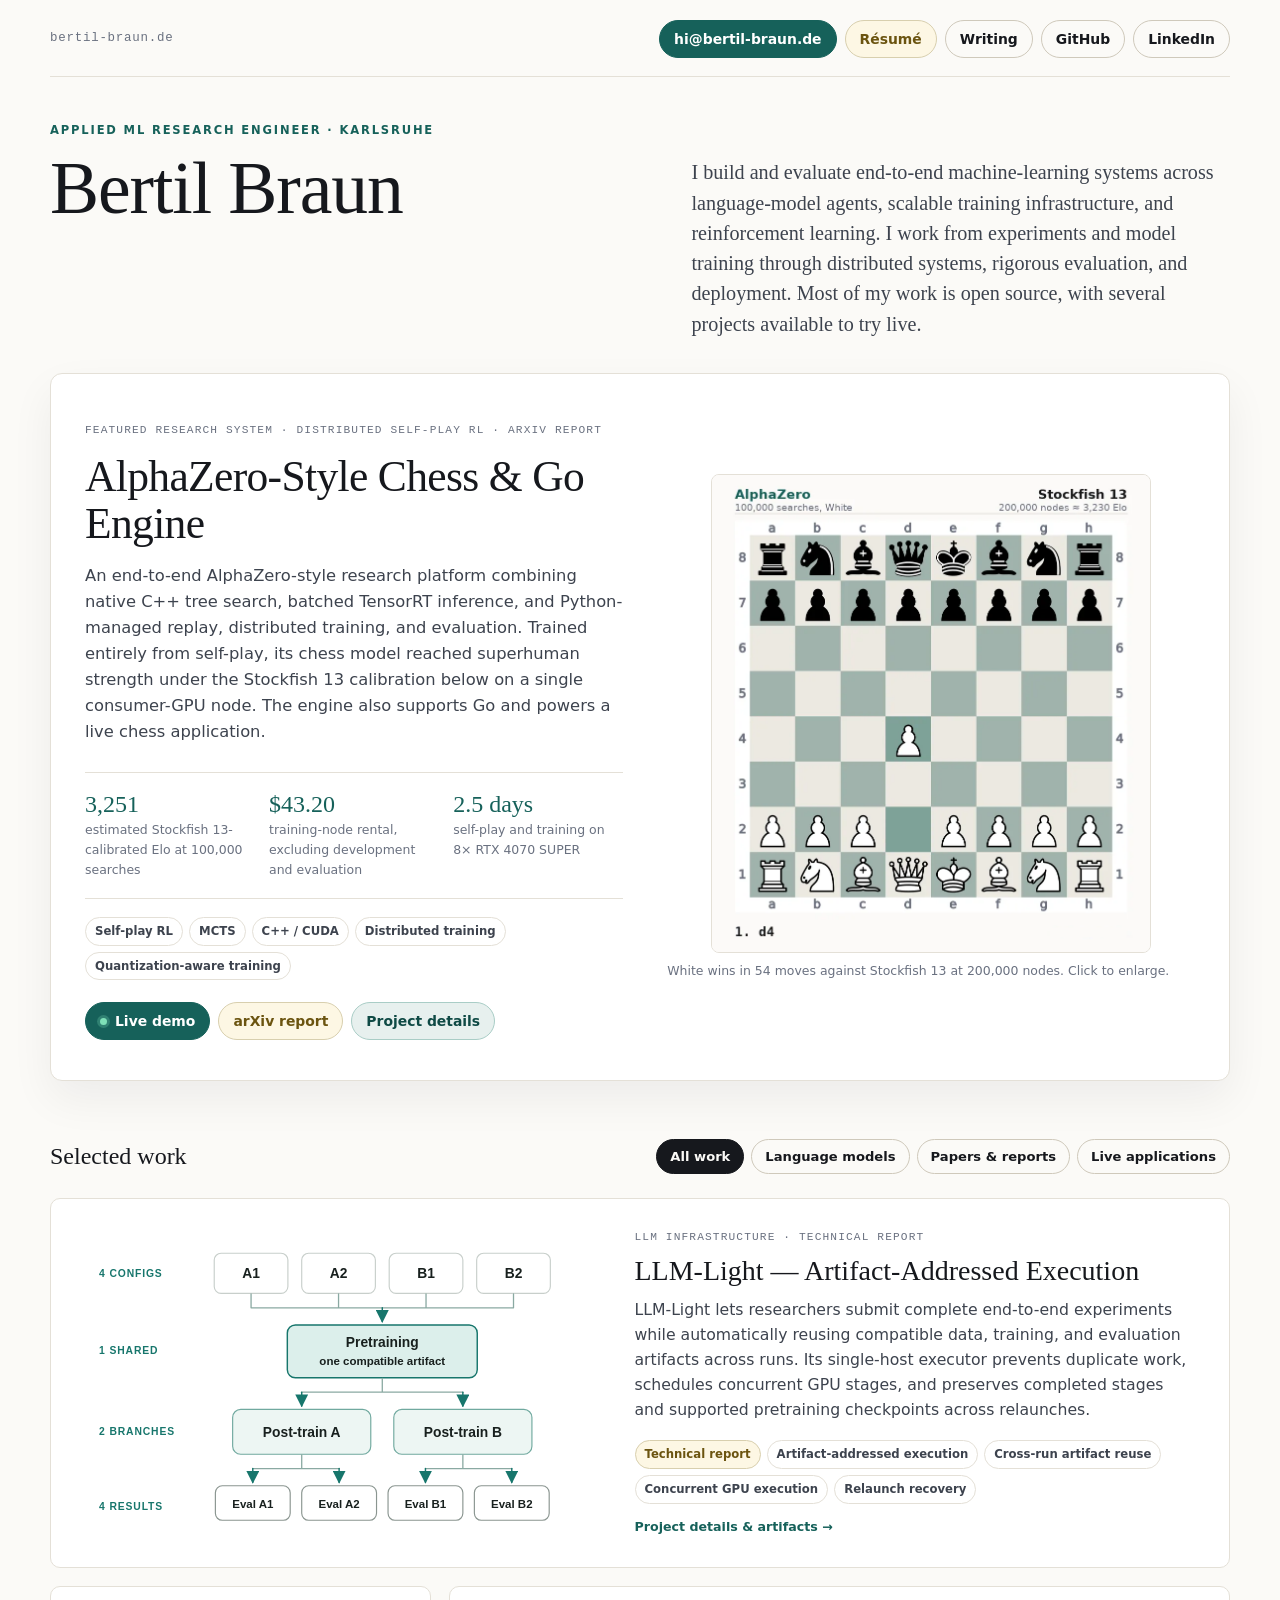
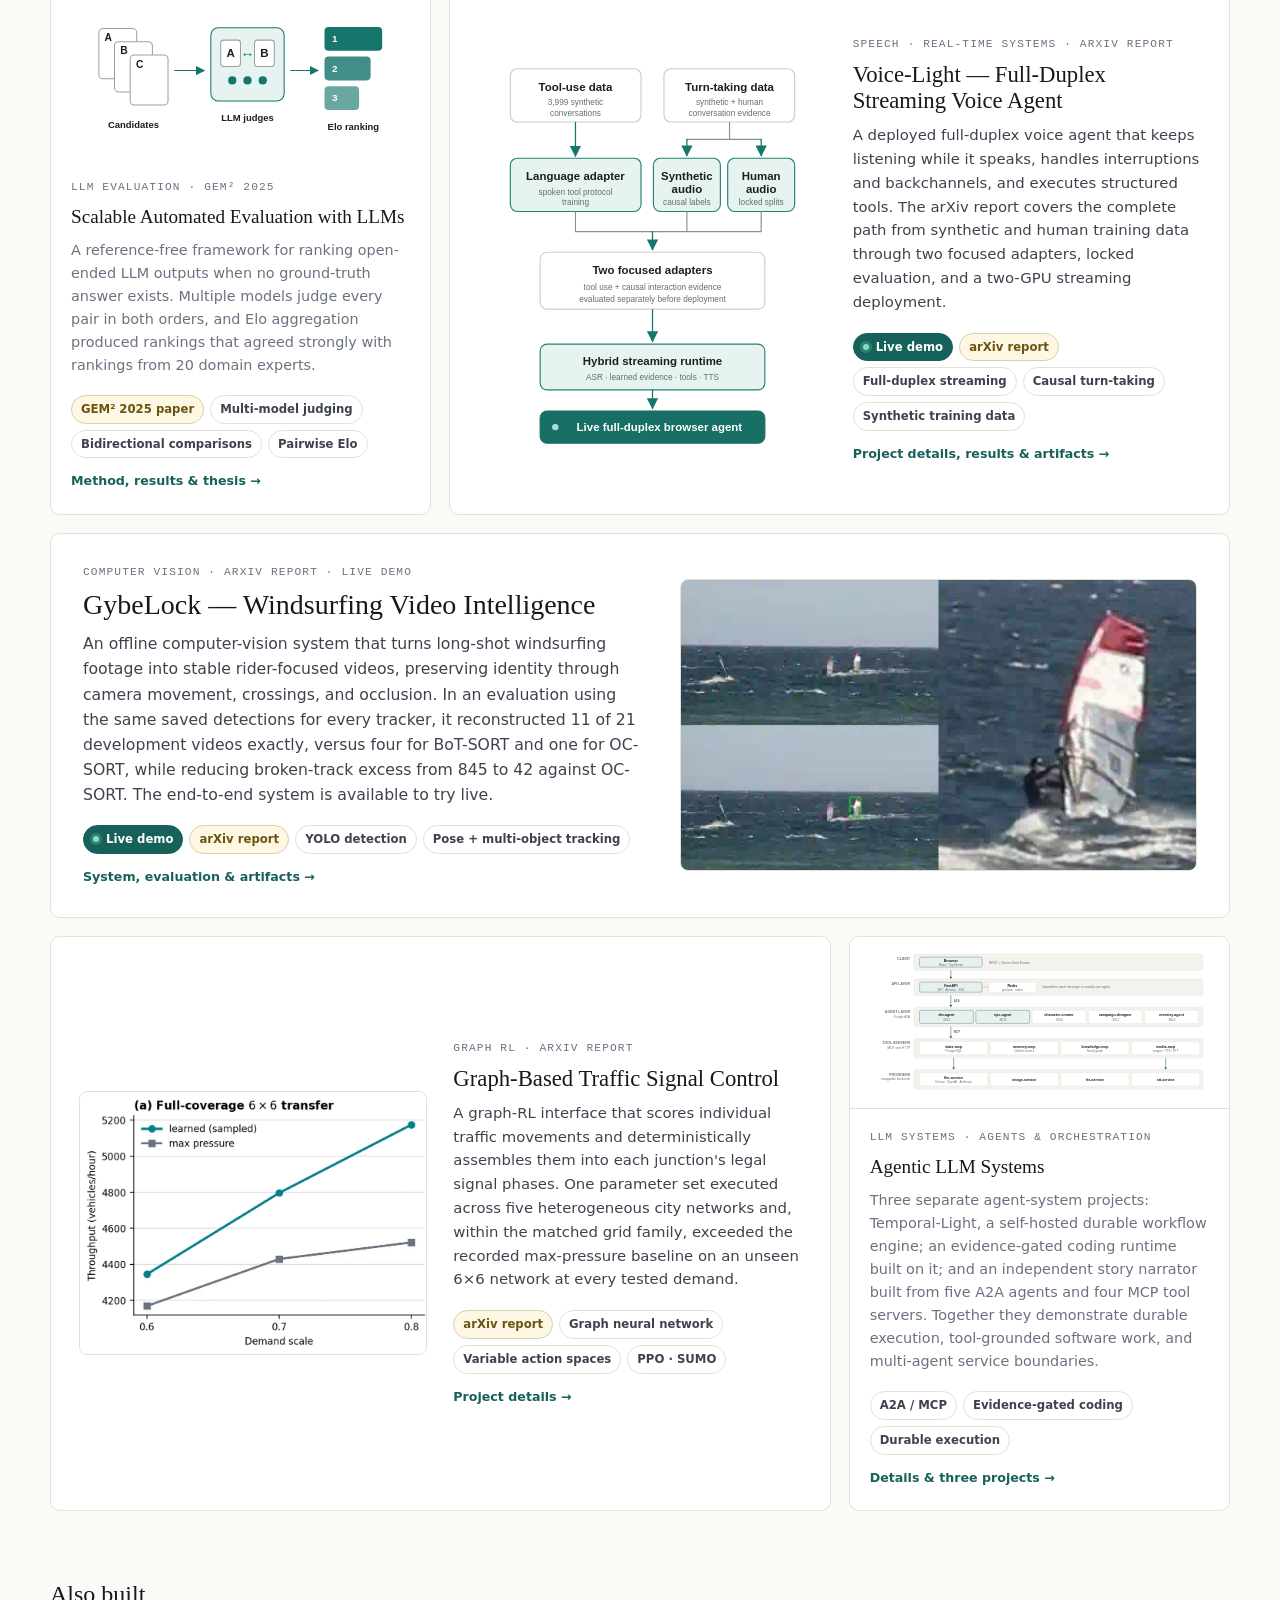
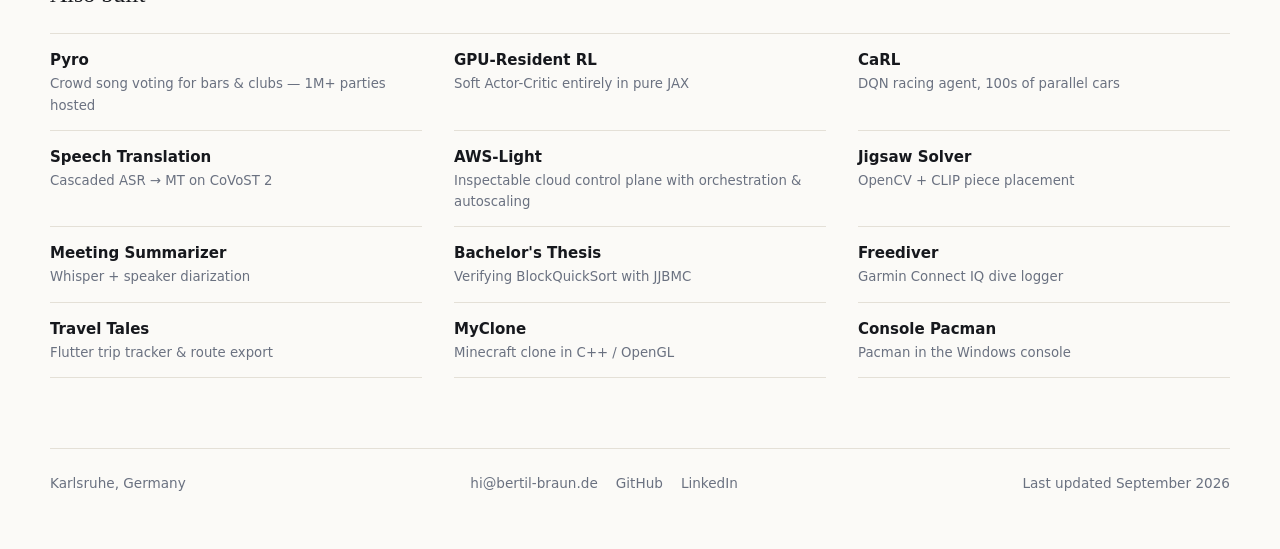
<file: projects/aws-light/index.html>
<!doctype html>
<!-- Generated by tools/build_project_routes.py; edit index.html instead. -->
<html lang="en">
<head>
  <meta charset="utf-8">
  <meta name="viewport" content="width=device-width, initial-scale=1">
  <base href="/">
  <title>AWS-Light — Local Cloud Platform — Bertil Braun</title>
  <meta name="description" content="A readable local cloud-platform simulator with declarative manifests, orchestration, ingress policy, storage, databases, health checks, and autoscaling.">
  <meta name="author" content="Bertil Braun">
  <link rel="canonical" href="https://bertil-braun.de/projects/aws-light/">
  <meta property="og:type" content="website">
  <meta property="og:title" content="AWS-Light — Local Cloud Platform — Bertil Braun">
  <meta property="og:description" content="A readable local cloud-platform simulator with declarative manifests, orchestration, ingress policy, storage, databases, health checks, and autoscaling.">
  <meta property="og:url" content="https://bertil-braun.de/projects/aws-light/">
  <meta property="og:image" content="https://bertil-braun.de/assets/social-card.png">
  <meta property="og:image:width" content="1200">
  <meta property="og:image:height" content="630">
  <meta property="og:image:alt" content="Bertil Braun — Applied ML Research Engineer in Karlsruhe, working across language-model agents, scalable training, distributed systems, reinforcement learning, and evaluation.">
  <meta name="twitter:card" content="summary_large_image">
  <meta name="twitter:title" content="AWS-Light — Local Cloud Platform — Bertil Braun">
  <meta name="twitter:description" content="A readable local cloud-platform simulator with declarative manifests, orchestration, ingress policy, storage, databases, health checks, and autoscaling.">
  <meta name="twitter:image" content="https://bertil-braun.de/assets/social-card.png">
  <meta name="theme-color" content="#fbfaf7">
  <link rel="icon" href="data:image/svg+xml,%3Csvg xmlns='http://www.w3.org/2000/svg' viewBox='0 0 32 32'%3E%3Crect width='32' height='32' rx='7' fill='%2316615a'/%3E%3Ctext x='16' y='22' font-family='Georgia,serif' font-size='17' fill='%23fbfaf7' text-anchor='middle'%3EB%3C/text%3E%3C/svg%3E">
  <style>
    :root {
      color-scheme: light;

      --bg: #fbfaf7;
      --bg-tint: #f4f2ec;
      --panel: #ffffff;
      --ink: #16181d;
      --ink-2: #3d434e;
      --muted: #6a7180;
      --rule: #e4e0d7;
      --rule-strong: #cfc9bb;
      --accent: #16615a;
      --accent-ink: #0f4a45;
      --accent-soft: #e7f0ee;

      --serif: "Iowan Old Style", "Palatino Linotype", Palatino, "Book Antiqua", Georgia, "Times New Roman", serif;
      --sans: Inter, ui-sans-serif, system-ui, -apple-system, BlinkMacSystemFont, "Segoe UI", Roboto, sans-serif;
      --mono: ui-monospace, SFMono-Regular, "SF Mono", Menlo, Consolas, monospace;
    }

    * { box-sizing: border-box; }

    html { -webkit-text-size-adjust: 100%; }

    @media (prefers-reduced-motion: reduce) {
      * { animation-duration: 0.01ms !important; transition-duration: 0.01ms !important; }
    }

    body {
      margin: 0;
      min-height: 100vh;
      background: var(--bg);
      color: var(--ink);
      font-family: var(--sans);
      font-size: 17px;
      line-height: 1.6;
      -webkit-font-smoothing: antialiased;
    }

    a { color: inherit; }
    button { font: inherit; color: inherit; }
    ::selection { background: var(--accent-soft); }

    :focus-visible { outline: 2px solid var(--accent); outline-offset: 3px; border-radius: 3px; }

    .skip { position: absolute; left: -9999px; top: 0; padding: 10px 16px; background: var(--accent); color: #fff; z-index: 90; }
    .skip:focus { left: 12px; top: 12px; }

    .page { width: min(1180px, calc(100% - 48px)); margin: 0 auto; }

    /* ---------------- masthead ---------------- */

    .topbar {
      display: flex;
      flex-wrap: wrap;
      align-items: center;
      justify-content: space-between;
      gap: 12px 20px;
      padding: 20px 0 18px;
      border-bottom: 1px solid var(--rule);
    }

    .wordmark {
      font-family: var(--mono);
      font-size: 0.78rem;
      letter-spacing: 0.06em;
      color: var(--muted);
      text-decoration: none;
    }

    .wordmark:hover { color: var(--ink); }

    .masthead {
      display: grid;
      grid-template-columns: minmax(0, 1fr) minmax(0, 0.92fr);
      grid-template-areas:
        "eyebrow ."
        "name    lede";
      align-items: start;
      gap: 0 56px;
      padding: 44px 0 34px;
    }

    .masthead .eyebrow { grid-area: eyebrow; margin-bottom: 12px; }
    .masthead h1 { grid-area: name; margin: 0; }
    .masthead .lede { grid-area: lede; }

    .eyebrow {
      margin: 0;
      color: var(--accent);
      font-size: 0.72rem;
      font-weight: 700;
      letter-spacing: 0.16em;
      text-transform: uppercase;
    }

    h1 {
      margin: 12px 0 0;
      font-family: var(--serif);
      font-size: clamp(2.6rem, 6.4vw, 4.6rem);
      font-weight: 400;
      line-height: 1;
      letter-spacing: -0.015em;
    }

    .lede {
      max-width: 52ch;
      margin: 0;
      padding-top: 0.28em;
      font-family: var(--serif);
      font-size: clamp(1.08rem, 1.7vw, 1.26rem);
      line-height: 1.5;
      color: var(--ink-2);
    }


    .contact { display: flex; flex-wrap: wrap; align-items: center; gap: 8px; }

    .btn {
      display: inline-flex;
      align-items: center;
      gap: 8px;
      min-height: 38px;
      padding: 7px 14px;
      border: 1px solid var(--rule-strong);
      border-radius: 999px;
      background: transparent;
      color: var(--ink);
      font-size: 0.87rem;
      font-weight: 600;
      text-decoration: none;
      white-space: nowrap;
      cursor: pointer;
      transition: background-color 140ms ease, border-color 140ms ease, color 140ms ease;
    }

    .btn:hover { background: var(--bg-tint); border-color: var(--muted); }

    .btn.primary { border-color: var(--accent); background: var(--accent); color: #fff; }
    .btn.primary:hover { background: var(--accent-ink); border-color: var(--accent-ink); }

    .btn.accent { border-color: #a9cdc6; background: var(--accent-soft); color: var(--accent-ink); }
    .btn.accent:hover { background: #d8e9e5; border-color: var(--accent); }

    .btn.live {
      border-color: var(--accent);
      background: var(--accent);
      color: #fff;
    }

    .btn.live:hover { border-color: var(--accent-ink); background: var(--accent-ink); }

    .btn.paper-link { border-color: #d8cfae; background: #fdf7e4; color: #6b5410; }
    .btn.paper-link:hover { border-color: #b89d45; background: #f8edc7; }

    .btn .dot {
      width: 7px; height: 7px; border-radius: 50%;
      background: #7ee0b8; box-shadow: 0 0 0 3px rgba(126, 224, 184, 0.25);
    }

    /* ---------------- hero project ---------------- */

    .hero {
      display: grid;
      grid-template-columns: minmax(0, 1.02fr) minmax(0, 1fr);
      gap: 44px;
      align-items: center;
      padding: 40px 34px;
      border: 1px solid var(--rule);
      border-radius: 12px;
      background: var(--panel);
      box-shadow: 0 18px 44px rgba(22, 24, 29, 0.06);
      cursor: pointer;
      transition: border-color 140ms ease, box-shadow 140ms ease;
    }

    .hero:hover { border-color: var(--rule-strong); box-shadow: 0 22px 56px rgba(22, 24, 29, 0.1); }

    .hero > figure .shot { max-width: 440px; margin: 0 auto; }

    .kicker {
      display: inline-flex;
      align-items: center;
      gap: 8px;
      color: var(--muted);
      font-family: var(--mono);
      font-size: 0.7rem;
      letter-spacing: 0.1em;
      text-transform: uppercase;
    }

    .hero h2 {
      margin: 12px 0 0;
      font-family: var(--serif);
      font-size: clamp(1.9rem, 3.4vw, 2.75rem);
      font-weight: 400;
      line-height: 1.08;
      letter-spacing: -0.015em;
    }

    .hero > div > p { max-width: 54ch; margin: 16px 0 0; color: var(--ink-2); font-size: 1.02rem; }

    .stats {
      display: grid;
      grid-template-columns: repeat(3, minmax(0, 1fr));
      gap: 14px;
      margin-top: 26px;
      padding: 18px 0;
      border-top: 1px solid var(--rule);
      border-bottom: 1px solid var(--rule);
    }

    .stat b {
      display: block;
      font-family: var(--serif);
      font-size: 1.5rem;
      font-weight: 400;
      line-height: 1.1;
      color: var(--accent);
    }

    .stat span { display: block; margin-top: 3px; color: var(--muted); font-size: 0.78rem; }

    /* ---------------- shared bits ---------------- */

    .chips { display: flex; flex-wrap: wrap; gap: 6px; margin-top: 18px; }

    .chip {
      padding: 4px 9px;
      border: 1px solid var(--rule);
      border-radius: 999px;
      background: var(--panel);
      color: var(--ink-2);
      font-size: 0.73rem;
      font-weight: 600;
      white-space: nowrap;
    }

    .chip.paper { border-color: #d8cfae; background: #fdf7e4; color: #6b5410; }
    .chip.live { border-color: #b6d8cf; background: var(--accent-soft); color: var(--accent-ink); }

    a.chip.live {
      display: inline-flex;
      align-items: center;
      gap: 7px;
      border-color: var(--accent);
      background: var(--accent);
      color: #fff;
      text-decoration: none;
    }

    a.chip.live:hover { background: var(--accent-ink); border-color: var(--accent-ink); }

    a.chip.paper { text-decoration: none; }
    a.chip.paper:hover { border-color: #b89d45; background: #f8edc7; }

    .chip.live .dot {
      width: 6px;
      height: 6px;
      border-radius: 50%;
      background: #7ee0b8;
      box-shadow: 0 0 0 3px rgba(126, 224, 184, 0.25);
    }

    .actions { display: flex; flex-wrap: wrap; gap: 8px; margin-top: 22px; }

    figure { margin: 0; }

    .shot { position: relative; display: block; width: 100%; padding: 0; border: 0; background: none; cursor: zoom-in; }

    .shot img {
      display: block;
      width: 100%;
      height: auto;
      border: 1px solid var(--rule);
      border-radius: 8px;
      background: var(--panel);
    }

    .shot::after {
      content: "⤢";
      position: absolute;
      right: 10px;
      bottom: 10px;
      width: 26px;
      height: 26px;
      display: grid;
      place-items: center;
      border-radius: 6px;
      background: rgba(22, 24, 29, 0.62);
      color: #fff;
      font-size: 0.78rem;
      opacity: 0;
      transition: opacity 140ms ease;
    }

    .shot:hover::after, .shot:focus-visible::after { opacity: 1; }

    figcaption { margin-top: 8px; color: var(--muted); font-size: 0.78rem; }

    /* ---------------- work section ---------------- */

    .work { padding-top: 56px; }

    .work-head {
      display: flex;
      flex-wrap: wrap;
      align-items: center;
      justify-content: space-between;
      gap: 14px 24px;
      margin-bottom: 22px;
    }

    h3.section-title {
      margin: 0;
      font-family: var(--serif);
      font-size: 1.5rem;
      font-weight: 400;
    }

    .filters { display: flex; flex-wrap: wrap; gap: 7px; }

    .filter {
      padding: 6px 13px;
      border: 1px solid var(--rule-strong);
      border-radius: 999px;
      background: transparent;
      font-size: 0.82rem;
      font-weight: 600;
      cursor: pointer;
      transition: background-color 140ms ease, color 140ms ease, border-color 140ms ease;
    }

    .filter:hover { background: var(--bg-tint); }
    .filter[aria-pressed="true"] { border-color: var(--ink); background: var(--ink); color: var(--bg); }

    .mosaic {
      display: grid;
      grid-template-columns: repeat(3, minmax(0, 1fr));
      gap: 18px;
    }

    .tile {
      display: flex;
      flex-direction: column;
      border: 1px solid var(--rule);
      border-radius: 10px;
      background: var(--panel);
      text-align: left;
      overflow: hidden;
      cursor: pointer;
      transition: border-color 140ms ease, box-shadow 140ms ease, transform 140ms ease;
    }

    .tile:hover, .tile:focus-visible {
      border-color: var(--rule-strong);
      box-shadow: 0 16px 38px rgba(22, 24, 29, 0.08);
      transform: translateY(-2px);
    }

    [hidden] { display: none !important; }

    .thumb {
      height: 172px;
      border-bottom: 1px solid var(--rule);
      background: var(--bg-tint);
      overflow: hidden;
    }

    .thumb img { display: block; width: 100%; height: 100%; object-fit: cover; object-position: top center; }

    .thumb.fit {
      display: flex;
      align-items: center;
      justify-content: center;
      padding: 12px;
      background: var(--panel);
    }

    .thumb.fit img { width: auto; max-width: 100%; height: 100%; object-fit: contain; }

    .tile-body { display: flex; flex-direction: column; flex: 1; padding: 20px 20px 22px; }

    .tile h4 {
      margin: 8px 0 0;
      font-family: var(--serif);
      font-size: 1.2rem;
      font-weight: 400;
      line-height: 1.25;
    }

    .tile p { margin: 10px 0 0; color: var(--muted); font-size: 0.9rem; }

    .tile .chips { margin-top: auto; padding-top: 18px; }

    .cue { margin-top: 13px; color: var(--accent); font-size: 0.79rem; font-weight: 650; text-decoration: none; }
    .cue:hover { color: var(--accent-ink); text-decoration: underline; text-underline-offset: 3px; }

    /* --- wide tiles: media beside text, side alternates --- */

    .tile.wide {
      grid-column: span 3;
      display: grid;
      grid-template-columns: minmax(0, 0.92fr) minmax(0, 1fr);
      align-items: center;
      gap: 34px;
      padding: 30px 32px;
    }

    .tile.wide.media-right { grid-template-columns: minmax(0, 1fr) minmax(0, 0.92fr); }

    .tile.wide.span2 {
      grid-column: span 2;
      gap: 26px;
      padding: 26px 28px;
    }

    .tile.wide.span2 h4 { font-size: clamp(1.2rem, 1.8vw, 1.42rem); }
    .tile.wide.span2 p { font-size: 0.93rem; }
    .tile.wide.span2 { grid-template-columns: minmax(0, 1fr) minmax(0, 1fr); }
    .tile.wide.span2 .tile-media img { max-height: 300px; }

    .tile.wide.span2 .tile-media.voice-portrait {
      display: flex;
      align-items: center;
      justify-content: center;
    }

    .tile.wide.span2 .tile-media.voice-portrait img {
      width: auto;
      max-width: 100%;
      max-height: 390px;
    }

    .tile.wide .tile-media { order: 0; }
    .tile.wide.media-right .tile-media { order: 2; }

    .tile.wide .tile-media img {
      display: block;
      width: 100%;
      height: auto;
      max-height: 300px;
      object-fit: contain;
      border: 1px solid var(--rule);
      border-radius: 8px;
      background: var(--panel);
    }

    .tile.wide .tile-body { padding: 0; }

    .tile.wide h4 { font-size: clamp(1.35rem, 2.3vw, 1.75rem); line-height: 1.14; }
    .tile.wide p { color: var(--ink-2); font-size: 0.98rem; }
    .tile.wide .chips { margin-top: 18px; padding-top: 0; }

    /* Filtered results use a regular comparison grid instead of retaining editorial spans. */

    .mosaic.is-filtered { grid-template-columns: repeat(2, minmax(0, 1fr)); }

    .mosaic.is-filtered .tile,
    .mosaic.is-filtered .tile.wide,
    .mosaic.is-filtered .tile.wide.media-right,
    .mosaic.is-filtered .tile.wide.span2 {
      grid-column: auto;
      display: flex;
      gap: 0;
      padding: 0;
    }

    .mosaic.is-filtered .tile.wide .tile-media {
      order: 0;
      height: 172px;
      padding: 12px;
      border-bottom: 1px solid var(--rule);
      background: var(--bg-tint);
    }

    .mosaic.is-filtered .tile.wide .tile-media .shot {
      height: 100%;
      overflow: hidden;
    }

    .mosaic.is-filtered .tile.wide .tile-media img {
      width: 100%;
      height: 100%;
      max-height: none;
      border: 0;
      border-radius: 0;
      background: transparent;
      object-fit: contain;
    }

    .mosaic.is-filtered .tile.wide .tile-body { padding: 20px 20px 22px; }
    .mosaic.is-filtered .tile.wide h4 { font-size: 1.2rem; line-height: 1.25; }
    .mosaic.is-filtered .tile.wide p { color: var(--muted); font-size: 0.9rem; }
    .mosaic.is-filtered .tile.wide .chips { margin-top: auto; padding-top: 18px; }

    .empty { grid-column: 1 / -1; padding: 36px 0; color: var(--muted); font-size: 0.92rem; }

    /* ---------------- also built ---------------- */

    .also-head { margin: 64px 0 0; }
    .also-head[hidden], .also[hidden] { display: none; }

    .also {
      display: grid;
      grid-template-columns: repeat(auto-fill, minmax(300px, 1fr));
      gap: 0 32px;
      margin-top: 20px;
      border-top: 1px solid var(--rule);
    }

    .also a { display: block; padding: 14px 0; border-bottom: 1px solid var(--rule); text-decoration: none; transition: color 140ms ease; }
    .also a[hidden] { display: none; }
    .also a:hover { color: var(--accent); }
    .also .name { display: block; font-weight: 650; font-size: 0.94rem; }
    .also .what { display: block; margin-top: 1px; color: var(--muted); font-size: 0.83rem; }

    /* ---------------- footer ---------------- */

    footer {
      display: flex;
      flex-wrap: wrap;
      justify-content: space-between;
      gap: 12px 24px;
      margin-top: 70px;
      padding: 24px 0 54px;
      border-top: 1px solid var(--rule);
      color: var(--muted);
      font-size: 0.85rem;
    }

    footer a { color: var(--muted); text-decoration: none; }
    footer a:hover { color: var(--accent); }
    .footer-links { display: flex; flex-wrap: wrap; gap: 18px; }

    /* ---------------- modal ---------------- */

    .backdrop {
      position: fixed;
      inset: 0;
      z-index: 40;
      display: none;
      align-items: center;
      justify-content: center;
      padding: 28px;
      background: rgba(22, 24, 29, 0.42);
      backdrop-filter: blur(6px);
    }

    .backdrop.open { display: flex; }

    .modal {
      width: min(1000px, 100%);
      max-height: min(880px, calc(100vh - 56px));
      overflow: auto;
      border-radius: 12px;
      background: var(--panel);
      box-shadow: 0 30px 90px rgba(12, 14, 20, 0.32);
    }

    .modal-head {
      position: sticky;
      top: 0;
      z-index: 2;
      display: flex;
      align-items: flex-start;
      justify-content: space-between;
      gap: 18px;
      padding: 24px 26px 16px;
      border-bottom: 1px solid var(--rule);
      background: var(--panel);
    }

    .modal-head h1 { margin: 0; font-family: var(--serif); font-size: 1.48rem; font-weight: 400; line-height: 1.2; }

    .modal-kicker {
      margin: 0 0 6px;
      color: var(--accent);
      font-size: 0.68rem;
      font-weight: 700;
      letter-spacing: 0.14em;
      text-transform: uppercase;
    }

    .modal-close {
      flex: none;
      width: 36px; height: 36px;
      border: 1px solid var(--rule-strong);
      border-radius: 999px;
      background: var(--panel);
      color: var(--muted);
      font-size: 1.2rem;
      line-height: 1;
      cursor: pointer;
    }
    .modal-close:hover { background: var(--bg-tint); color: var(--ink); }

    .modal-body { padding: 24px 26px 30px; }

    .modal-body > .cols {
      display: grid;
      grid-template-columns: minmax(0, 1fr) minmax(300px, 400px);
      gap: 28px;
    }

    .modal-body p { margin: 0; color: var(--ink-2); font-size: 0.97rem; }
    .modal-body ul { margin: 16px 0 0; padding-left: 18px; color: var(--ink-2); font-size: 0.94rem; }
    .modal-body li + li { margin-top: 8px; }
    .modal-body code { font-family: var(--mono); font-size: 0.88em; background: var(--bg-tint); padding: 1px 5px; border-radius: 4px; }

    .modal-media { display: grid; align-content: start; gap: 18px; }


    .facts-table { width: 100%; margin-top: 18px; border-collapse: collapse; font-size: 0.88rem; }
    .facts-table th, .facts-table td { padding: 7px 10px; border-bottom: 1px solid var(--rule); text-align: left; }
    .facts-table th { color: var(--muted); font-weight: 650; font-size: 0.76rem; letter-spacing: 0.04em; text-transform: uppercase; }
    .facts-table td:first-child { color: var(--ink-2); }
    .facts-table td b { font-weight: 700; }

    .refs { margin-top: 22px; padding-top: 16px; border-top: 1px solid var(--rule); }

    .refs h5 {
      margin: 0 0 10px;
      font-family: var(--sans);
      font-size: 0.68rem;
      font-weight: 700;
      letter-spacing: 0.14em;
      text-transform: uppercase;
      color: var(--muted);
    }

    .refs .cite { margin: 0 0 12px; font-family: var(--serif); font-size: 0.94rem; color: var(--ink-2); }
    .refs .cite .t { font-style: italic; }

    .note {
      margin-top: 16px;
      padding: 12px 14px;
      border-left: 2px solid var(--rule-strong);
      color: var(--muted);
      font-size: 0.86rem;
    }

    .detail-section + .detail-section { margin-top: 24px; }
    .detail-section h3 {
      margin: 0 0 9px;
      font-family: var(--sans);
      font-size: 0.72rem;
      font-weight: 750;
      letter-spacing: 0.12em;
      text-transform: uppercase;
      color: var(--accent);
    }

    .writing-list { display: grid; gap: 0; }

    .writing-item {
      display: grid;
      grid-template-columns: minmax(0, 1fr) auto;
      align-items: center;
      gap: 18px;
      padding: 18px 0;
      border-bottom: 1px solid var(--rule);
    }

    .writing-item:first-child { padding-top: 0; }
    .writing-item:last-child { padding-bottom: 0; border-bottom: 0; }

    .writing-item h3 {
      margin: 3px 0 5px;
      font-family: var(--serif);
      font-size: 1.12rem;
      font-weight: 400;
      line-height: 1.3;
    }

    .writing-item .writing-meta {
      color: var(--accent);
      font-family: var(--mono);
      font-size: 0.68rem;
      font-weight: 700;
      letter-spacing: 0.09em;
      text-transform: uppercase;
    }

    .writing-item .writing-summary { max-width: 70ch; font-size: 0.9rem; }
    .writing-item > .btn { justify-self: end; }

    /* ---------------- lightbox ---------------- */

    .lightbox {
      position: fixed;
      inset: 0;
      z-index: 70;
      display: none;
      flex-direction: column;
      align-items: center;
      justify-content: center;
      gap: 14px;
      padding: 32px;
      background: rgba(12, 14, 18, 0.93);
      cursor: zoom-out;
    }

    .lightbox.open { display: flex; }

    .lightbox img {
      max-width: min(1400px, 100%);
      max-height: calc(100vh - 130px);
      object-fit: contain;
      border-radius: 6px;
      background: #fff;
    }

    .lightbox figcaption { max-width: 74ch; color: #e7e5df; font-size: 0.88rem; text-align: center; }

    .lightbox-close {
      position: absolute;
      top: 18px; right: 18px;
      width: 40px; height: 40px;
      border: 1px solid rgba(255, 255, 255, 0.35);
      border-radius: 999px;
      background: transparent;
      color: #fff;
      font-size: 1.3rem;
      line-height: 1;
      cursor: pointer;
    }
    .lightbox-close:hover { background: rgba(255, 255, 255, 0.14); }

    /* ---------------- responsive ---------------- */

    @media (max-width: 1000px) {
      .mosaic { grid-template-columns: repeat(2, minmax(0, 1fr)); }
      .tile.wide { grid-column: span 2; }
      .tile.wide.span2 {
        grid-column: span 1;
        display: flex;
        gap: 0;
        padding: 0;
      }
      .tile.wide.span2 .tile-media {
        order: 0;
        height: 172px;
        padding: 12px;
        border-bottom: 1px solid var(--rule);
        background: var(--bg-tint);
      }
      .tile.wide.span2 .tile-media img {
        width: 100%;
        height: 100%;
        max-height: none;
        border: 0;
        border-radius: 0;
        background: transparent;
        object-fit: contain;
      }
      .tile.wide.span2 .tile-media.voice-portrait { height: 320px; }
      .tile.wide.span2 .tile-media.voice-portrait img {
        width: auto;
        height: 100%;
      }
      .tile.wide.span2 .tile-body { padding: 20px 20px 22px; }
      .tile.wide.span2 h4 { font-size: 1.2rem; line-height: 1.25; }
      .tile.wide.span2 p { color: var(--muted); font-size: 0.9rem; }
      .tile.wide.span2 .chips { margin-top: auto; padding-top: 18px; }
    }

    @media (max-width: 860px) {
      body { font-size: 16px; }
      .page { width: min(100% - 32px, 1180px); }
      .masthead {
        grid-template-columns: 1fr;
        grid-template-areas: "eyebrow" "name" "lede";
        gap: 0;
        padding-top: 40px;
      }
      .masthead .lede { padding-top: 18px; }
      .contact { justify-content: flex-start; }
      .hero { grid-template-columns: 1fr; gap: 26px; padding: 26px 22px; }
      .hero > figure { order: 2; }
      .work-head { align-items: stretch; }
      .filters { display: grid; grid-template-columns: repeat(2, minmax(0, 1fr)); width: 100%; }
      .filter { min-width: 0; text-align: center; }
      .mosaic { grid-template-columns: minmax(0, 1fr); gap: 16px; }
      .mosaic.is-filtered { grid-template-columns: minmax(0, 1fr); }
      .tile { min-width: 0; }
      .tile.wide, .tile.wide.media-right, .tile.wide.span2 {
        grid-column: 1 / -1;
        display: flex;
        grid-template-columns: minmax(0, 1fr);
        gap: 0;
        padding: 0;
      }
      .tile.wide .tile-media, .tile.wide.media-right .tile-media, .tile.wide.span2 .tile-media {
        order: 0;
        height: 184px;
        padding: 12px;
        border-bottom: 1px solid var(--rule);
        background: var(--bg-tint);
      }
      .mosaic.is-filtered .tile.wide .tile-media { height: 184px; }
      .tile.wide .tile-media img, .tile.wide.span2 .tile-media img {
        width: 100%;
        height: 100%;
        max-height: none;
        border: 0;
        border-radius: 0;
        background: transparent;
        object-fit: contain;
      }
      .tile.wide .tile-media.voice-portrait,
      .tile.wide.span2 .tile-media.voice-portrait {
        height: 390px;
        padding: 16px;
      }
      .tile.wide .tile-media.voice-portrait img,
      .tile.wide.span2 .tile-media.voice-portrait img {
        width: auto;
        height: 100%;
      }
      .tile.wide .tile-body, .tile.wide.span2 .tile-body { padding: 20px 20px 22px; }
      .thumb { height: 184px; }
      .tile p, .tile.wide p, .tile.wide.span2 p { font-size: 0.9rem; line-height: 1.55; }
      .backdrop { padding: 0; }
      .modal { max-height: 100vh; height: 100%; border-radius: 0; }
      .modal-body > .cols { grid-template-columns: 1fr; gap: 22px; }
      .modal-body { padding: 20px; }
      .modal-head { padding: 20px 20px 14px; }
      .writing-item { grid-template-columns: 1fr; gap: 12px; }
      .writing-item > .btn { justify-self: start; }
      .lightbox { padding: 16px; }
    }

    .tile .diagram-media,
    .tile.wide .tile-media.diagram-media,
    .tile.wide.span2 .tile-media.diagram-media {
      border-bottom: 0;
      background: transparent;
    }

    .tile .diagram-media img,
    .tile.wide .tile-media.diagram-media img,
    .tile.wide.span2 .tile-media.diagram-media img {
      border: 0;
      border-radius: 0;
      background: transparent;
    }

    .diagram-figure img { display: block; width: 100%; height: auto; }

    @media print {
      .backdrop, .lightbox, .filters, .cue { display: none !important; }
      body { background: #fff; }
    }
  </style>
</head>
<body>
  <a class="skip" href="#work">Skip to projects</a>

  <div class="page">
    <div class="topbar">
      <a class="wordmark" href="/">bertil-braun.de</a>
      <nav class="contact" aria-label="Contact and profiles">
        <a class="btn primary" href="mailto:hi@bertil-braun.de">hi@bertil-braun.de</a>
        <a class="btn paper-link" href="assets/bertil-braun-cv.pdf?v=20260930-public" target="_blank" rel="noopener">Résumé</a>
        <button class="btn" type="button" id="writing-button" aria-haspopup="dialog" aria-controls="modal">Writing</button>
        <a class="btn" href="https://github.com/BertilBraun" target="_blank" rel="noopener">GitHub</a>
        <a class="btn" href="https://www.linkedin.com/in/bertil-braun" target="_blank" rel="noopener">LinkedIn</a>
      </nav>
    </div>

    <header class="masthead">
      <p class="eyebrow">Applied ML Research Engineer · Karlsruhe</p>
      <h1>Bertil&nbsp;Braun</h1>
      <p class="lede">
        I build and evaluate end-to-end machine-learning systems across language-model agents,
        scalable training infrastructure, and reinforcement learning. I work from experiments and
        model training through distributed systems, rigorous evaluation, and deployment. Most of
        my work is open source, with several projects available to try live.
      </p>
    </header>

    <main id="work">
      <!-- ============ hero project ============ -->
      <article class="hero" data-open="chess">
        <div>
          <span class="kicker">Featured research system · Distributed self-play RL · arXiv report</span>
          <h2>AlphaZero-Style Chess &amp; Go Engine</h2>
          <p>
            An end-to-end AlphaZero-style research platform combining native C++ tree search,
            batched TensorRT inference, and Python-managed replay, distributed training, and
            evaluation. Trained entirely from self-play, its chess model reached superhuman
            strength under the Stockfish 13 calibration below on a single consumer-GPU node.
            The engine also supports Go and powers a live chess application.
          </p>
          <div class="stats">
            <span class="stat"><b>3,251</b><span>estimated Stockfish 13-calibrated Elo at 100,000 searches</span></span>
            <span class="stat"><b>$43.20</b><span>training-node rental, excluding development and evaluation</span></span>
            <span class="stat"><b>2.5 days</b><span>self-play and training on 8× RTX 4070 SUPER</span></span>
          </div>
          <div class="chips">
            <span class="chip">Self-play RL</span>
            <span class="chip">MCTS</span>
            <span class="chip">C++ / CUDA</span>
            <span class="chip">Distributed training</span>
            <span class="chip">Quantization-aware training</span>
          </div>
          <div class="actions">
            <a class="btn live" href="https://chess.bertil-braun.de/" target="_blank" rel="noopener" data-stop>
              <span class="dot" aria-hidden="true"></span> Live demo
            </a>
            <a class="btn paper-link" href="https://arxiv.org/abs/2609.37447" target="_blank" rel="noopener" data-stop>arXiv report</a>
            <a class="btn accent" href="/projects/alphazero/" data-project-link="chess">Project details</a>
          </div>
        </div>
        <figure>
          <button class="shot" type="button" data-stop
                  data-src="assets/chess-game.webp?v=game74-elo"
                  data-caption="Game 74 of the final evaluation: checkpoint 1026 plays White at 100,000 searches per move against Stockfish 13 at 200,000 nodes. After the fixed eight-move opening, the game ends with 54. Qf7#. The model scored 25 wins, 56 draws, and 19 losses across this 100-game match.">
            <img src="assets/chess-game.webp?v=game74-elo" alt="AlphaZero playing White at 100,000 searches against Stockfish 13 at 200,000 nodes, winning with 54. Qf7 checkmate" width="883" height="962">
          </button>
          <figcaption>White wins in 54 moves against Stockfish 13 at 200,000 nodes. Click to enlarge.</figcaption>
        </figure>
      </article>

      <!-- ============ mosaic ============ -->
      <section class="work" aria-labelledby="work-title">
        <div class="work-head">
          <h3 class="section-title" id="work-title">Selected work</h3>
          <div class="filters" role="group" aria-label="Filter selected and additional work">
            <button class="filter" type="button" data-filter="all" aria-pressed="true">All work</button>
            <button class="filter" type="button" data-filter="language" aria-pressed="false">Language models</button>
            <button class="filter" type="button" data-filter="publication" aria-pressed="false">Papers &amp; reports</button>
            <button class="filter" type="button" data-filter="live" aria-pressed="false">Live applications</button>
          </div>
        </div>

        <div class="mosaic" id="mosaic">

          <article class="tile wide" data-open="llm-light" data-tags="language publication">
            <figure class="tile-media diagram-media">
              <img src="assets/llm-light-card.svg" alt="Four complete experiment configurations resolve to one shared pretraining artifact, two post-training artifacts, and four evaluation artifacts" loading="lazy" decoding="async">
            </figure>
            <div class="tile-body">
              <span class="kicker">LLM infrastructure · Technical report</span>
              <h4>LLM-Light — Artifact-Addressed Execution</h4>
              <p>
                LLM-Light lets researchers submit complete end-to-end experiments while automatically
                reusing compatible data, training, and evaluation artifacts across runs. Its
                single-host executor prevents duplicate work, schedules concurrent GPU stages,
                and preserves completed stages and supported pretraining checkpoints across relaunches.
              </p>
              <div class="chips">
                <a class="chip paper" href="https://github.com/BertilBraun/LLM-Light/releases/download/Technical-Report/artifact-addressed-execution-llm-light.pdf" target="_blank" rel="noopener" data-stop>Technical report</a>
                <span class="chip">Artifact-addressed execution</span>
                <span class="chip">Cross-run artifact reuse</span>
                <span class="chip">Concurrent GPU execution</span>
                <span class="chip">Relaunch recovery</span>
              </div>
              <a class="cue" href="/projects/llm-light/" data-project-link="llm-light">Project details &amp; artifacts →</a>
            </div>
          </article>

          <article class="tile" data-open="llm-eval" data-tags="language publication">
            <span class="thumb fit diagram-media"><img src="assets/llm-eval-card.svg" alt="Candidate outputs are compared in both orders by multiple language-model judges and aggregated into an Elo ranking" loading="lazy" decoding="async"></span>
            <div class="tile-body">
              <span class="kicker">LLM evaluation · GEM² 2025</span>
              <h4>Scalable Automated Evaluation with LLMs</h4>
              <p>A reference-free framework for ranking open-ended LLM outputs when no ground-truth answer exists. Multiple models judge every pair in both orders, and Elo aggregation produced rankings that agreed strongly with rankings from 20 domain experts.</p>
              <div class="chips">
                <a class="chip paper" href="https://aclanthology.org/2025.gem-1.28/" target="_blank" rel="noopener" data-stop>GEM² 2025 paper</a>
                <span class="chip">Multi-model judging</span>
                <span class="chip">Bidirectional comparisons</span>
                <span class="chip">Pairwise Elo</span>
              </div>
              <a class="cue" href="/projects/scalable-llm-evaluation/" data-project-link="llm-eval">Method, results &amp; thesis →</a>
            </div>
          </article>

          <article class="tile wide span2" data-open="voice-light" data-tags="language publication live">
            <figure class="tile-media voice-portrait diagram-media">
              <img src="assets/voice-light-card.svg" alt="Tool-use and turn-taking data feed two focused adapters and a hybrid streaming runtime for the live full-duplex browser agent" loading="lazy" decoding="async">
            </figure>
            <div class="tile-body">
              <span class="kicker">Speech · Real-time systems · arXiv report</span>
              <h4>Voice-Light — Full-Duplex Streaming Voice Agent</h4>
              <p>A deployed full-duplex voice agent that keeps listening while it speaks, handles interruptions and backchannels, and executes structured tools. The arXiv report covers the complete path from synthetic and human training data through two focused adapters, locked evaluation, and a two-GPU streaming deployment.</p>
              <div class="chips">
                <a class="chip live" href="https://voice.bertil-braun.de" target="_blank" rel="noopener" data-stop>
                  <span class="dot" aria-hidden="true"></span> Live demo
                </a>
                <a class="chip paper" href="https://arxiv.org/abs/2609.20995" target="_blank" rel="noopener" data-stop>arXiv report</a>
                <span class="chip">Full-duplex streaming</span>
                <span class="chip">Causal turn-taking</span>
                <span class="chip">Synthetic training data</span>
              </div>
              <a class="cue" href="/projects/voice-light/" data-project-link="voice-light">Project details, results &amp; artifacts →</a>
            </div>
          </article>

          <article class="tile wide media-right" data-open="gybelock" data-tags="live publication">
            <figure class="tile-media">
              <button class="shot" type="button" data-stop
                      data-src="assets/gybelock.webp"
                      data-caption="Top left: the original beach-shot footage. Bottom left: detections and tracks, with the selected rider boxed. Right: the stabilised focused view that follows that rider.">
                <img src="assets/gybelock.webp" alt="Windsurfing footage with rider detections and a stabilised focused view of one selected rider" loading="lazy" decoding="async">
              </button>
            </figure>
            <div class="tile-body">
              <span class="kicker">Computer vision · arXiv report · Live demo</span>
              <h4>GybeLock — Windsurfing Video Intelligence</h4>
              <p>
                An offline computer-vision system that turns long-shot windsurfing footage into
                stable rider-focused videos, preserving identity through camera movement, crossings,
                and occlusion. In an evaluation using the same saved detections for every tracker, it
                reconstructed 11 of 21 development videos exactly, versus four for BoT-SORT and one
                for OC-SORT, while reducing broken-track excess from 845 to 42 against OC-SORT. The
                end-to-end system is available to try live.
              </p>
              <div class="chips">
                <a class="chip live" href="https://gybelock.bertil-braun.de" target="_blank" rel="noopener" data-stop>
                  <span class="dot" aria-hidden="true"></span> Live demo
                </a>
                <a class="chip paper" href="https://arxiv.org/abs/2609.24492" target="_blank" rel="noopener" data-stop>arXiv report</a>
                <span class="chip">YOLO detection</span>
                <span class="chip">Pose + multi-object tracking</span>
              </div>
              <a class="cue" href="/projects/gybelock/" data-project-link="gybelock">System, evaluation &amp; artifacts →</a>
            </div>
          </article>

          <article class="tile wide span2" data-open="gnn" data-tags="publication">
            <figure class="tile-media">
              <button class="shot" type="button" data-stop
                      data-src="assets/gnn-results.webp"
                      data-caption="Left: sampled control versus max pressure on an unseen 6×6 grid, by demand — the learned policy is ahead at every demand level. Right: each city normalised by its own strongest non-learned baseline; anything up and to the right of the crosshair beats every non-learned controller on both throughput and completion.">
                <img src="assets/gnn-transfer.webp" alt="Line chart: learned control versus max pressure throughput on an unseen 6x6 grid across three demand levels" loading="lazy" decoding="async">
              </button>
            </figure>
            <div class="tile-body">
              <span class="kicker">Graph RL · arXiv report</span>
              <h4>Graph-Based Traffic Signal Control</h4>
              <p>
                A graph-RL interface that scores individual traffic movements and deterministically
                assembles them into each junction's legal signal phases. One parameter set executed
                across five heterogeneous city networks and, within the matched grid family,
                exceeded the recorded max-pressure baseline on an unseen 6×6 network at every tested demand.
              </p>
              <div class="chips">
                <a class="chip paper" href="https://arxiv.org/abs/2607.21831" target="_blank" rel="noopener" data-stop>arXiv report</a>
                <span class="chip">Graph neural network</span>
                <span class="chip">Variable action spaces</span>
                <span class="chip">PPO · SUMO</span>
              </div>
              <a class="cue" href="/projects/traffic-signal-control/" data-project-link="gnn">Project details →</a>
            </div>
          </article>

          <article class="tile" data-open="agentic" data-tags="language">
            <span class="thumb fit"><img src="assets/agentic.svg" alt="Layered architecture diagram for the independent multi-agent story narrator" loading="lazy" decoding="async"></span>
            <div class="tile-body">
              <span class="kicker">LLM systems · Agents &amp; orchestration</span>
              <h4>Agentic LLM Systems</h4>
              <p>Three separate agent-system projects: Temporal-Light, a self-hosted durable workflow engine; an evidence-gated coding runtime built on it; and an independent story narrator built from five A2A agents and four MCP tool servers. Together they demonstrate durable execution, tool-grounded software work, and multi-agent service boundaries.</p>
              <div class="chips">
                <span class="chip">A2A / MCP</span>
                <span class="chip">Evidence-gated coding</span>
                <span class="chip">Durable execution</span>
              </div>
              <a class="cue" href="/projects/agentic-llm-systems/" data-project-link="agentic">Details &amp; three projects →</a>
            </div>
          </article>

          <p class="empty" id="empty" hidden>No projects in that area.</p>
        </div>

        <div class="also-head" id="also-head">
          <h3 class="section-title">Also built</h3>
        </div>
        <div class="also" id="also">
          <a href="https://pyro.vote/" target="_blank" rel="noopener" data-tags="live"><span class="name">Pyro</span><span class="what">Crowd song voting for bars &amp; clubs — 1M+ parties hosted</span></a>
          <a href="https://github.com/BertilBraun/RL-entirely-on-GPU" target="_blank" rel="noopener" data-tags=""><span class="name">GPU-Resident RL</span><span class="what">Soft Actor-Critic entirely in pure JAX</span></a>
          <a href="https://github.com/BertilBraun/CaRL" target="_blank" rel="noopener" data-tags=""><span class="name">CaRL</span><span class="what">DQN racing agent, 100s of parallel cars</span></a>
          <a href="https://github.com/BertilBraun/Advanced-Improvement-in-Speech-Translation" target="_blank" rel="noopener" data-tags="language"><span class="name">Speech Translation</span><span class="what">Cascaded ASR → MT on CoVoST 2</span></a>
          <a href="/projects/aws-light/" data-project-link="aws-light" data-tags=""><span class="name">AWS-Light</span><span class="what">Inspectable cloud control plane with orchestration &amp; autoscaling</span></a>
          <a href="https://github.com/BertilBraun/Jigsaw-Puzzle-Solver" target="_blank" rel="noopener" data-tags=""><span class="name">Jigsaw Solver</span><span class="what">OpenCV + CLIP piece placement</span></a>
          <a href="https://github.com/BertilBraun/Meeting-Summarizer" target="_blank" rel="noopener" data-tags="language"><span class="name">Meeting Summarizer</span><span class="what">Whisper + speaker diarization</span></a>
          <a href="https://github.com/BertilBraun/BachelorsThesis" target="_blank" rel="noopener" data-tags="publication"><span class="name">Bachelor's Thesis</span><span class="what">Verifying BlockQuickSort with JJBMC</span></a>
          <a href="https://github.com/BertilBraun/Freediver" target="_blank" rel="noopener" data-tags=""><span class="name">Freediver</span><span class="what">Garmin Connect IQ dive logger</span></a>
          <a href="https://github.com/BertilBraun/Van-Tour-Tracker" target="_blank" rel="noopener" data-tags=""><span class="name">Travel Tales</span><span class="what">Flutter trip tracker &amp; route export</span></a>
          <a href="https://github.com/BertilBraun/MyClone" target="_blank" rel="noopener" data-tags=""><span class="name">MyClone</span><span class="what">Minecraft clone in C++ / OpenGL</span></a>
          <a href="https://github.com/BertilBraun/Console-Pacman" target="_blank" rel="noopener" data-tags=""><span class="name">Console Pacman</span><span class="what">Pacman in the Windows console</span></a>
        </div>
      </section>
    </main>

    <footer>
      <span>Karlsruhe, Germany</span>
      <span class="footer-links">
        <a href="mailto:hi@bertil-braun.de">hi@bertil-braun.de</a>
        <a href="https://github.com/BertilBraun" target="_blank" rel="noopener">GitHub</a>
        <a href="https://www.linkedin.com/in/bertil-braun" target="_blank" rel="noopener">LinkedIn</a>
      </span>
      <span>Last updated September 2026</span>
    </footer>
  </div>

  <!-- ==================== detail templates ==================== -->

  <template id="tpl-chess" data-kicker="Self-play reinforcement learning · arXiv report">
    <div class="cols">
      <div>
        <section class="detail-section">
          <h3>Overview</h3>
          <p>
            How much chess strength can a complete self-play learning system develop on one
            eight-GPU consumer node? This project builds the entire loop: native game rules and
            search, GPU inference, replay storage, distributed model training, match evaluation,
            and a browser application. The latest run learned from random initialization without
            human games. The shared engine also supports exploratory 7×7 and 9×9 Go experiments;
            the results below are for chess.
          </p>
        </section>
        <section class="detail-section">
          <h3>Headline results</h3>
          <table class="facts-table">
            <thead><tr><th>Search budget</th><th>Estimated Stockfish 13-calibrated Elo</th></tr></thead>
            <tbody>
              <tr><td>Policy only — no tree search</td><td><b>1,658</b> <span style="color:var(--muted)">[1,608–1,710]</span></td></tr>
              <tr><td>10,000 searches</td><td><b>3,114</b> <span style="color:var(--muted)">[3,065–3,163]</span></td></tr>
              <tr><td>100,000 searches</td><td><b>3,251</b> <span style="color:var(--muted)">[3,206–3,297]</span></td></tr>
            </tbody>
          </table>
          <p class="note">
            The 6.32-million-parameter model reached superhuman playing strength under this
            calibration after 2.5 days on 8× RTX 4070 SUPER GPUs shared between self-play and
            training. The run generated 3.25 million games and processed 836.6 million training
            examples, including replayed positions. Search substantially strengthens the same
            trained model, as the table shows; brackets give 95% confidence intervals.
          </p>
          <p class="note">
            Superhuman chess on eight consumer GPUs and $43.20 in training-node rental—a hardware
            deployment orders of magnitude smaller in accelerator count than the thousands of TPUs used by
            <a href="https://arxiv.org/abs/1712.01815" target="_blank" rel="noopener">the original AlphaZero</a>,
            though not equivalent playing strength. The rental figure excludes development
            experiments and evaluation.
          </p>
        </section>
        <section class="detail-section">
          <h3>System and training architecture</h3>
          <ul>
            <li><strong>Making self-play affordable.</strong> A native C++ engine searches many games concurrently and batches their neural-network requests on the GPU. Optimized TensorRT inference helps turn limited hardware into a steady supply of training games.</li>
            <li><strong>Learning from the right experience.</strong> A shared replay store retains millions of positions, revisits informative examples, and limits repeated training when fresh games are scarce. This connects data generation to the pace of learning.</li>
            <li><strong>Keeping eight GPUs productive.</strong> Python coordinates distributed training while part of the system continues playing games. Updated models return to the players without restarting the full pipeline.</li>
            <li><strong>Growing capacity when it helps.</strong> Training begins with a smaller network, then transfers its experience to a larger candidate. Head-to-head matches determine whether that candidate is actually a stronger player before it takes over.</li>
          </ul>
        </section>
        <section class="detail-section">
          <h3>Research and experimentation</h3>
          <p>
            The final system grew out of experiments across search, training data, network design,
            and inference. Candidate ideas were tested through controlled model comparisons,
            throughput measurements, and self-play training runs to establish whether they made
            the learning system more effective—not just one component faster.
          </p>
          <ul>
            <li><strong>Where should search spend its effort?</strong> Experiments covered learned search allocation, early stopping, shared search graphs, and inference caches. A learned allocator produced targets closer to deep search but trained weaker players; early stopping saved search work without much improvement in the overall training cycle. These findings supported a staged fixed-budget search design.</li>
            <li><strong>Which games teach the model most?</strong> The data strategy combines varied openings with restarts from unresolved alternatives in earlier games. Experiments examined replay size, freshness, and reuse. Investigating a failure to convert winning positions revealed that excluding searched endgames was depriving the model of essential experience, leading to changes in data admission and game-end targets.</li>
            <li><strong>What should the network learn to represent?</strong> Comparisons covered convolutional and attention-based networks, three ways to represent moves, and auxiliary training objectives. The selected move head scores origin–destination square pairs, reducing parameter cost while improving policy fit in a controlled comparison. Convolution remained the practical choice for its serving speed and memory use.</li>
            <li><strong>Can lower-precision inference preserve useful predictions?</strong> Simply converting the model to INT8 distorted its outputs. The work extended into residual-block design, quantization-aware training, and TensorRT compilation, producing a network compatible with efficient low-precision inference. Export checks compare predictions with the training model before an inference artifact is used.</li>
            <li><strong>When is a larger—or smaller—model worthwhile?</strong> Progressive training successfully moved from a small network to a medium one; a further size increase did not establish stronger play. Separate distillation studies produced compact students and tested whether faster inference could compensate through more search. Measured playing strength, rather than parameter count or training loss alone, guided these decisions.</li>
          </ul>
        </section>
        <section class="detail-section">
          <h3>Evaluation</h3>
          <p>
            Each search setting faced two Stockfish 13 opponents at fixed node budgets, playing
            100 games against each with colours swapped across 50 opening pairs. Ratings use
            <a href="https://www.melonimarco.it/en/2021/03/08/stockfish-and-lc0-test-at-different-number-of-nodes/" target="_blank" rel="noopener">Meloni&#39;s calibration</a>;
            the table’s intervals describe uncertainty from those paired matches. Current
            unrestricted engines remain substantially stronger. The report provides the full
            protocol, experiment results, and limitations.
          </p>
        </section>
        <section class="detail-section">
          <h3>Try the trained player</h3>
          <p>
            Play against the trained model in your browser, choosing quick responses or more time
            to think. The player is also available through a Lichess bot.
          </p>
        </section>
        <section class="detail-section">
          <h3>Demo and artifacts</h3>
        <div class="actions">
          <a class="btn live" href="https://chess.bertil-braun.de/" target="_blank" rel="noopener"><span class="dot" aria-hidden="true"></span> Live demo</a>
          <a class="btn paper-link" href="https://arxiv.org/abs/2609.37447" target="_blank" rel="noopener">arXiv report</a>
          <a class="btn" href="https://github.com/BertilBraun/alphazero-chess" target="_blank" rel="noopener">GitHub repo</a>
          <a class="btn" href="https://huggingface.co/BertilBraun/alphazero-chess" target="_blank" rel="noopener">Model weights</a>
          <a class="btn accent" href="/projects/alphazero/games/">All 200 evaluation games</a>
        </div>
        </section>
      </div>
      <div class="modal-media">
        <figure>
          <button class="shot" type="button" data-src="assets/az-training-progress.svg" data-caption="Figure 11 from the report: smoothed 64-search training ladders across five chess campaigns. The final recipe reaches a higher plateau in 2.5 effective training days; the preceding baseline is plotted through three effective training days. These curves use a smaller search budget than the 100,000-search headline evaluation.">
            <img src="assets/az-training-progress.svg" alt="Five smoothed training curves: the final chess recipe reaches a higher 64-search ladder Elo in 2.5 days than earlier training campaigns" width="841" height="451" loading="lazy">
          </button>
          <figcaption>Training progress across five runs (Figure 11). Smoothed 64-search ladder results, distinct from the 100,000-search headline evaluation. Click to enlarge.</figcaption>
        </figure>
        <figure>
          <button class="shot" type="button" data-src="assets/chess-game.webp?v=game74-elo" data-caption="Game 74 of the final evaluation: checkpoint 1026 plays White at 100,000 searches per move against Stockfish 13 at 200,000 nodes. After the fixed eight-move opening, the game ends with 54. Qf7#. The model scored 25 wins, 56 draws, and 19 losses across this 100-game match.">
            <img src="assets/chess-game.webp?v=game74-elo" alt="AlphaZero playing White at 100,000 searches against Stockfish 13 at 200,000 nodes, winning with 54. Qf7 checkmate" width="883" height="962">
          </button>
          <figcaption>White wins in 54 moves against Stockfish 13 at 200,000 nodes. Click to enlarge.</figcaption>
        </figure>
        <figure>
          <button class="shot" type="button" data-src="assets/az-game74-lichess-graph.png" data-caption="Lichess analysis of game 74: White’s advantage grows through the middlegame into a winning endgame. White is AlphaZero; Black is Stockfish 13 at 200,000 nodes.">
            <img src="assets/az-game74-lichess-graph.png" alt="Lichess evaluation graph for game 74 showing an increasing advantage for White" width="701" height="185" loading="lazy">
          </button>
          <figcaption>Lichess analysis of the featured game. Click to enlarge.</figcaption>
        </figure>
        <figure>
          <button class="shot" type="button" data-src="assets/az-game74-lichess-white.png" data-caption="AlphaZero as White in game 74: Lichess reports 96% accuracy, 18 average centipawn loss, and no flagged inaccuracies, mistakes, or blunders. These figures describe this game only.">
            <img src="assets/az-game74-lichess-white.png" alt="AlphaZero as White: 96% Lichess accuracy, 18 average centipawn loss, zero inaccuracies, mistakes, or blunders" width="439" height="122" loading="lazy">
          </button>
          <figcaption>AlphaZero · White · 96% accuracy in this game.</figcaption>
        </figure>
        <figure>
          <button class="shot" type="button" data-src="assets/az-game74-lichess-black.png" data-caption="Stockfish 13 at 200,000 nodes as Black in game 74: Lichess reports 92% accuracy, 35 average centipawn loss, five inaccuracies, no mistakes, and one blunder. These figures describe this game only.">
            <img src="assets/az-game74-lichess-black.png" alt="Stockfish 13 as Black: 92% Lichess accuracy, 35 average centipawn loss, five inaccuracies, zero mistakes, and one blunder" width="439" height="129" loading="lazy">
          </button>
          <figcaption>Stockfish 13 · Black · 92% accuracy in this game.</figcaption>
        </figure>

      </div>
    </div>
  </template>

  <template id="tpl-agentic" data-kicker="LLM systems · Agents &amp; orchestration">
    <div class="cols">
      <div>
        <section class="detail-section">
          <h3>Durable execution with Temporal-Light</h3>
          <p>
            Temporal-Light is a lightweight, self-hosted workflow engine for Python programs that
            need to outlive process failures: long-running agents, scheduled work, workflows that
            wait for external signals, and work that fans out before joining again. Developers write
            ordinary async Python functions and decorate workflows and activities; a small FastAPI
            service starts runs, accepts signals, and streams their progress to a live dashboard.
          </p>
          <p>
            Postgres is the durable source of truth. Instead of serialising a live coroutine, a
            worker reconstructs the workflow and replays its append-only event history: completed
            activities return their recorded result and execution resumes at the first unfinished
            step. Lease-based worker coordination prevents concurrent execution and lets another
            worker recover expired work. The implementation deliberately favours a compact,
            inspectable control plane over feature parity with established workflow platforms.
          </p>
        </section>

        <section class="detail-section">
          <h3>Evidence-gated coding runtime</h3>
          <p>
            Built on Temporal-Light as a real stress test for durable orchestration, this runtime
            turns a natural-language coding task into a reviewed repository change. It first creates
            a task contract, prepares an isolated workspace, and gathers repository context. For a
            bug fix or feature with a reproducible behaviour, it can create a failing anchor test and
            establish the failure before planning the implementation.
          </p>
          <p>
            The agent does not simply narrate progress. It proposes one concrete next step at a time,
            runs implementation candidates in bounded tool loops, and refreshes the diff, command
            output, exit codes, test results, and review verdict after each step. Those observed
            artifacts determine whether work advances, is replanned, or is rejected. The repository
            includes a live-worker smoke workflow and SWE-Bench Light support, but it is presented as
            a durable coding-runtime prototype rather than a benchmark submission.
          </p>
        </section>

        <section class="detail-section">
          <h3>Independent voice-first story narrator</h3>
          <p>
            This is a separate, voice-first AI game master for tabletop-style roleplay, not a client
            of Temporal-Light. A React client talks to a FastAPI application that routes each player
            message to one of five independently deployable agents: character creation, campaign
            design, game mastering, NPC dialogue, and memory. The agents communicate through the
            Google Agent-to-Agent protocol, so responsibilities remain service boundaries rather
            than one large prompt or process.
          </p>
          <p>
            Four MCP servers expose campaign state, semantic memory, world knowledge, and media.
            PostgreSQL stores relational state, Qdrant retrieves relevant past events, and Neo4j
            maintains the campaign knowledge graph; campaign scoping is applied at the tool-service
            boundary. Typed events stream text, speech, and images back to the browser through SSE,
            while LLM, image, speech-recognition, and speech-synthesis providers sit behind
            replaceable service adapters. The result is an interactive product built to make
            multi-agent coordination, memory, and media delivery observable end to end.
          </p>
        </section>

        <div class="actions">
          <a class="btn accent" href="https://github.com/BertilBraun/Agentic-LLM-DnD-GM" target="_blank" rel="noopener">Story narrator</a>
          <a class="btn accent" href="https://github.com/BertilBraun/Durable-Agentic-Coding-Runtime" target="_blank" rel="noopener">Coding runtime</a>
          <a class="btn accent" href="https://github.com/BertilBraun/Temporal-Light" target="_blank" rel="noopener">Temporal-Light</a>
        </div>
      </div>
      <div class="modal-media">
        <figure>
          <button class="shot" type="button" data-src="assets/agentic.svg" data-caption="The story narrator's four layers, none of which knows another's internals: browser → API → five A2A agent services → four MCP tool servers → data stores and swappable providers.">
            <img src="assets/agentic.svg" alt="Layered architecture diagram of the story narrator platform">
          </button>
          <figcaption>Story narrator architecture. Click to enlarge.</figcaption>
        </figure>
        <figure>
          <button class="shot" type="button" data-src="assets/temporal.webp" data-caption="Temporal-Light's dashboard: every workflow with a live SSE event stream, each step showing duration, attempt count, and result or error detail.">
            <img src="assets/temporal.webp" alt="Temporal-Light dashboard listing workflows and their live event streams">
          </button>
          <figcaption>Temporal-Light's dashboard. Click to enlarge.</figcaption>
        </figure>
      </div>
    </div>
  </template>

  <template id="tpl-llm-light" data-kicker="LLM infrastructure · Technical report">
    <div class="cols">
      <div>
        <section class="detail-section">
          <h3>Project thesis</h3>
          <p>
            Related LLM experiments often repeat the same data preparation or training, but manually
            splitting them into shared partial workflows makes each experiment harder to understand
            and reproduce. LLM-Light keeps the researcher-facing abstraction simple: every experiment
            remains one complete configuration, while the system discovers and reuses compatible work.
          </p>
        </section>
        <section class="detail-section">
          <h3>What was built</h3>
          <ul>
            <li>A typed experiment schema covering data preparation, tokenization, pretraining, post-training, evaluation, and export.</li>
            <li>Stable artifact identities derived from the settings that actually affect each stage and from its upstream dependencies.</li>
            <li>A concurrent executor with GPU admission and identity-scoped locking, so compatible runs share one completed result instead of producing duplicates.</li>
            <li>Durable manifests and checkpoint recovery that preserve completed work—and supported interrupted pretraining—across relaunches.</li>
          </ul>
        </section>
        <section class="detail-section">
          <h3>How it works</h3>
          <p>
            When an experiment is submitted, LLM-Light resolves its fixed pipeline into addressed
            artifacts. A matching completed artifact is selected immediately; only missing stages are
            scheduled. An evaluation-only change can therefore retain the full training path, while a
            pretraining change automatically invalidates everything downstream. Researchers still see
            complete experiments rather than a manually assembled workflow graph.
          </p>
        </section>
        <section class="detail-section">
          <h3>Evidence</h3>
          <ul>
            <li><strong>Avoided repetition:</strong> the report's four-configuration example resolves to one pretraining artifact, two post-training artifacts, and four evaluations instead of four independent copies of every stage.</li>
            <li><strong>Mechanisms tested:</strong> focused tests cover shared-artifact selection, exclusive production, GPU allocation, export, relaunch behavior, and checkpoint restoration.</li>
            <li><strong>Used end to end:</strong> 38 structurally complete archived runs across 20 experiment groups show the system operating across the full pipeline, with frequent reuse in preparation stages.</li>
          </ul>
        </section>
        <section class="detail-section">
          <h3>What the report establishes</h3>
          <p>
            The project demonstrates a practical way to make LLM experiments reusable and restartable
            without giving up complete, self-contained configurations. It is intentionally a
            single-host executor for one fixed pipeline; the report validates the reuse and
            recovery mechanisms, not aggregate speedups or multi-node scaling.
          </p>
        </section>
        <section class="detail-section">
          <h3>Report and artifacts</h3>
          <p class="cite">
            Bertil Braun. <span class="t">LLM-Light: Artifact-Addressed Execution for a Fixed LLM
            Experiment Pipeline.</span> Technical report, 2026.
          </p>
        <div class="actions">
          <a class="btn paper-link" href="https://github.com/BertilBraun/LLM-Light/releases/download/Technical-Report/artifact-addressed-execution-llm-light.pdf" target="_blank" rel="noopener">Report</a>
          <a class="btn" href="https://github.com/BertilBraun/LLM-Light" target="_blank" rel="noopener">GitHub repo</a>
          <a class="btn" href="https://huggingface.co/datasets/BertilBraun/TinyPython" target="_blank" rel="noopener">Related TinyPython dataset</a>
        </div>
        </section>
      </div>
      <div class="modal-media">
        <figure class="diagram-figure">
          <img src="assets/llm-light-card.svg" alt="Four experiment configurations resolve to one shared pretraining artifact, two post-training artifacts, and four evaluation artifacts">
          <figcaption>The report's worked four-configuration branch.</figcaption>
        </figure>
      </div>
    </div>
  </template>

  <template id="tpl-voice-light" data-kicker="Speech · Real-time systems · arXiv report">
    <div class="cols">
      <div>
        <section class="detail-section">
          <h3>Project thesis</h3>
          <p>
            Voice-Light explores what it takes to make a cascaded voice agent feel responsive and
            conversational rather than turn-based. It connects training-data generation, model
            adaptation, causal evaluation, interaction control, and public deployment in one system
            that can keep listening while it speaks.
          </p>
        </section>
        <section class="detail-section">
          <h3>What was built</h3>
          <ul>
            <li>A reproducible data pipeline spanning 3,999 synthetic spoken-tool conversations and 36.3 hours of prepared human conversation.</li>
            <li>A language adapter for natural spoken tool use and a causal speech adapter for completion, interruption, and backchannel evidence.</li>
            <li>A full-duplex controller with reversible ducking, interruption, speculative generation, structured tools, and conversation history based only on audio the user actually heard.</li>
            <li>A public two-GPU deployment with scale-to-zero operation, persistent model caches, browser playback acknowledgements, and live interaction diagnostics.</li>
          </ul>
        </section>
        <section class="detail-section">
          <h3>How the system works</h3>
          <p>
            Microphone audio streams continuously through speech recognition while the controller
            combines immediate voice activity with learned turn-taking evidence. Language generation
            can begin speculatively, tools run through typed interfaces, and speech synthesis is only
            promoted while the underlying turn remains valid. Browser acknowledgements determine what
            was actually audible, preventing canceled or unheard text from entering conversation history.
          </p>
        </section>
        <section class="detail-section">
          <h3>What the evaluation changed</h3>
          <ul>
            <li><strong>Responsive live path:</strong> across three instrumented, unscripted microphone sessions, 36 measured response turns began returning server audio a median 758 ms after the final detected end of speech.</li>
            <li><strong>Measured deployment:</strong> moving speech synthesis to its own GPU cut controlled warm first-word-to-audio time from roughly 0.6–0.7 seconds to about 0.35 seconds.</li>
            <li><strong>Evidence over novelty:</strong> the learned turn adapter did not outperform the strongest timing baselines on locked real conversations, so production uses it inside a hybrid controller rather than as a standalone replacement.</li>
          </ul>
          <p class="note">
            These sessions are an instrumented case study, not a controlled user evaluation.
            The report contains the complete locked-evaluation protocol, component results, and
            deployment limitations, and releases the supporting code, data, and model artifacts.
          </p>
        </section>
        <section class="detail-section">
          <h3>Demo, report, and artifacts</h3>
          <p class="cite">
            Bertil Braun. <span class="t">Voice-Light: A Full-Duplex Cascaded Voice Agent with
            Causal Turn-Taking and Speculative Generation.</span> arXiv:2609.20995, 2026.
          </p>
        <div class="actions">
          <a class="btn live" href="https://voice.bertil-braun.de" target="_blank" rel="noopener">
            <span class="dot" aria-hidden="true"></span> Live demo
          </a>
          <a class="btn paper-link" href="https://arxiv.org/abs/2609.20995" target="_blank" rel="noopener">arXiv report</a>
          <a class="btn" href="https://github.com/BertilBraun/Voice-Light" target="_blank" rel="noopener">GitHub &amp; docs</a>
          <a class="btn" href="https://huggingface.co/BertilBraun/qwen3-1.7b-voice-light-tool-use-lora" target="_blank" rel="noopener">Tool-use LoRA</a>
          <a class="btn" href="https://huggingface.co/datasets/BertilBraun/voice-light-tool-use-synthetic" target="_blank" rel="noopener">Tool-use dataset</a>
          <a class="btn" href="https://huggingface.co/datasets/BertilBraun/voice-light-synthetic-audio" target="_blank" rel="noopener">Turn-taking audio</a>
        </div>
        </section>
      </div>
      <div class="modal-media">
        <figure>
          <button class="shot" type="button" data-src="assets/voice-light-runtime.svg" data-caption="The production runtime combines immediate Silero reactions with learned turn-taking evidence, speculative generation, typed tools, dedicated streaming speech synthesis, and browser acknowledgements.">
            <img src="assets/voice-light-runtime.svg" alt="Simplified Voice Light production runtime from browser microphone through speech recognition, interaction policy, language generation, tools, speech synthesis, and playback">
          </button>
          <figcaption>The simplified production runtime. Click to enlarge.</figcaption>
        </figure>
        <figure>
          <button class="shot" type="button" data-src="assets/voice-light-demo.png" data-caption="The public browser client shows the audible conversation, compact latency telemetry, live speech activity, and causal turn-taking probabilities. The model evidence remains diagnostic rather than entering durable history.">
            <img src="assets/voice-light-demo.png" alt="Voice Light public demo with a spoken conversation and live turn-taking graphs">
          </button>
          <figcaption>The deployed browser demo. Click to enlarge.</figcaption>
        </figure>
        <figure>
          <button class="shot" type="button" data-src="assets/voice-light.svg" data-caption="Every stage begins useful work early: streaming ASR and shared encoder features feed prediction, Qwen speculates before commitment, and Kyutai synthesis is promoted only when the causal transcript remains valid.">
            <img src="assets/voice-light.svg" alt="Timeline of the streaming cascade showing overlapping stages">
          </button>
          <figcaption>The streaming cascade. Click to enlarge.</figcaption>
        </figure>
      </div>
    </div>
  </template>

  <template id="tpl-llm-eval" data-kicker="LLM evaluation · GEM² 2025">
    <div class="cols">
      <div>
        <section class="detail-section">
          <h3>Project thesis</h3>
          <p>
            Open-ended language-model outputs are difficult to compare when there is no single correct
            answer. This published framework replaces reference-based scoring with repeated pairwise
            judgements from several language models, then turns those comparisons into one ranked list.
          </p>
        </section>
        <section class="detail-section">
          <h3>What was built</h3>
          <ul>
            <li>Candidate answers are compared in pairs, making a complex quality decision easier than assigning absolute scores.</li>
            <li>Every pair is shown in both orders to expose and reduce presentation-order bias.</li>
            <li>Several evaluator models contribute independent judgements instead of relying on one model's preferences.</li>
            <li>Elo aggregation combines the comparisons into a stable ranking while preserving close calls as similar scores.</li>
          </ul>
        </section>
        <section class="detail-section">
          <h3>Evidence</h3>
          <p>
            Twenty domain experts ranked competency profiles generated from their own research
            publications. The automated rankings usually followed the experts' ordering closely,
            providing evidence that the method can recover useful preference structure without a
            reference answer. Requiring near-unanimous model agreement created too many ties;
            majority-based aggregation retained more useful signal.
          </p>
        </section>
        <section class="detail-section">
          <h3>From thesis system to publication</h3>
          <p>
            The preceding master's thesis built the broader competency-extraction system used as the
            experimental setting: document preparation, profile generation, expert review, synthetic
            preference data, and Direct Preference Optimization of a smaller model. Expert evaluation
            also exposed where automatic scores rewarded the evaluator rather than genuine quality,
            motivating the more careful multi-model method published at GEM² 2025.
          </p>
        </section>
        <section class="detail-section">
          <h3>What the study establishes</h3>
          <p>
            The results support pairwise multi-model judging as a practical evaluation layer for
            open-ended outputs. The published validation covers one competency-extraction task and
            20 experts; it does not make Elo an objective quality measure or remove the need for human
            review in high-stakes settings. The paper contains the full agreement statistics, cost
            discussion, and bias analysis.
          </p>
        </section>
        <section class="detail-section">
          <h3>Paper, thesis, and code</h3>
          <p class="cite">
            Bertil Braun and Martin Forell. <span class="t">(Towards) Scalable Reliable Automated
            Evaluation with Large Language Models.</span> Proceedings of the Fourth Workshop on
            Generation, Evaluation and Metrics (GEM²), pages 320–336. Association for Computational
            Linguistics, 2025.
          </p>
          <p class="cite">
            Bertil Braun. <span class="t">Domain-Agnostic Approaches to Competency Extraction via
            Large Language Models.</span> Master's thesis, Karlsruhe Institute of Technology, 2024.
          </p>
        <div class="actions">
          <a class="btn paper-link" href="https://aclanthology.org/2025.gem-1.28/" target="_blank" rel="noopener">GEM² 2025 paper</a>
          <a class="btn paper-link" href="https://github.com/BertilBraun/Master-Thesis/releases/download/1.0/Master_Thesis.pdf" target="_blank" rel="noopener">Thesis</a>
          <a class="btn" href="https://github.com/BertilBraun/Master-Thesis/releases/download/2.0/Poster.-.Towards.Scalable.Reliable.Automated.Evaluation.with.Large.Language.Models.jpg" target="_blank" rel="noopener">Poster</a>
          <a class="btn" href="https://github.com/BertilBraun/Master-Thesis" target="_blank" rel="noopener">GitHub repo</a>
          <a class="btn" href="https://huggingface.co/datasets/BertilBraun/competency-extraction-dpo" target="_blank" rel="noopener">Preference dataset</a>
        </div>
        </section>
      </div>
      <div class="modal-media">
        <figure>
          <button class="shot" type="button" data-src="assets/llm-eval-card.svg" data-caption="Candidate outputs are compared in both presentation orders by multiple model judges, then aggregated into a global Elo ranking.">
            <img src="assets/llm-eval-card.svg" alt="Candidate outputs flow through bidirectional multi-model comparisons into an Elo ranking">
          </button>
          <figcaption>The published evaluation method. Click to enlarge.</figcaption>
        </figure>
        <figure>
          <button class="shot" type="button" data-src="assets/llm-eval.webp" data-caption="Extraction data flow: input documents are summarised, competencies extracted and combined into a profile, then ranked by expert and automatic comparison.">
            <img src="assets/llm-eval.webp" alt="Data-flow diagram of the competency extraction pipeline">
          </button>
          <figcaption>The broader thesis extraction system. Click to enlarge.</figcaption>
        </figure>
      </div>
    </div>
  </template>

  <template id="tpl-gnn" data-kicker="Graph reinforcement learning · arXiv report">
    <div class="cols">
      <div>
        <section class="detail-section">
          <h3>Project thesis</h3>
          <p>
            Traffic junctions differ in geometry and in the signal phases they allow, so a controller
            with one fixed set of outputs does not transfer cleanly between networks. This project
            learns to score individual traffic movements instead; deterministic code then translates
            those shared scores into the legal phase choices for each junction.
          </p>
        </section>
        <section class="detail-section">
          <h3>What was built</h3>
          <ul>
            <li>A graph representation that separates road corridors from the legal movements through each junction.</li>
            <li>A shared graph neural network that combines upstream demand and downstream capacity into one score per movement.</li>
            <li>A deterministic action layer that converts those scores into each junction's own legal phases and enforces timing and transition constraints.</li>
            <li>A PPO training and SUMO evaluation pipeline covering synthetic grids and five heterogeneous city-scale networks.</li>
          </ul>
        </section>
        <section class="detail-section">
          <h3>Evidence</h3>
          <ul>
            <li><strong>One model, different networks:</strong> the same learned parameters executed across five city simulations with 41–84 controlled junctions and 2–12 selectable phases per junction.</li>
            <li><strong>Transfer within a known family:</strong> policies trained on mixed grid layouts retained performance on unseen sizes and aspect ratios; on an unseen 6×6 grid, the recorded policy exceeded the max-pressure baseline at every tested demand.</li>
            <li><strong>A useful failure case:</strong> performance weakened when the proportion of controlled signals changed, showing that structural compatibility alone does not guarantee robustness to a different operating distribution.</li>
          </ul>
        </section>
        <section class="detail-section">
          <h3>What the study establishes</h3>
          <p>
            The primary result is a working interface whose model shape does not depend on network
            size or the number of phases at each junction. The simulations provide bounded evidence
            of trainability and transfer within the tested network families, not a claim of universal
            superiority or readiness for real-world signal control. The report contains the exact
            protocols, mixed city outcomes, and comparison qualifications.
          </p>
        </section>
        <section class="detail-section">
          <h3>Report and code</h3>
          <p class="cite">
            Bertil Braun. <span class="t">A Graph-Based Control Interface for Traffic Signals on
            Heterogeneous Road Networks.</span> arXiv:2607.21831, 2026.
          </p>
        <div class="actions">
          <a class="btn paper-link" href="https://arxiv.org/abs/2607.21831" target="_blank" rel="noopener">arXiv report</a>
          <a class="btn" href="https://github.com/BertilBraun/GNN-Traffic-Signal-Control" target="_blank" rel="noopener">GitHub repo</a>
        </div>
        </section>
      </div>
      <div class="modal-media">
        <figure>
          <button class="shot" type="button" data-src="assets/gnn-results.webp" data-caption="Left: sampled control versus max pressure on an unseen 6×6 grid, by demand. Right: each city normalised by its own strongest non-learned baseline.">
            <img src="assets/gnn-results.webp" alt="Two plots: throughput on an unseen 6x6 grid, and city results relative to the best non-learned baseline">
          </button>
          <figcaption>Figure 4 from the report. Click to enlarge.</figcaption>
        </figure>
        <figure>
          <button class="shot" type="button" data-src="assets/gnn-traffic.webp" data-caption="Movement graph for a 3×3 grid: grey corridor nodes carry queue, speed and occupancy; red movement nodes are the controlled turns; typed edges connect each movement to its input and output corridors.">
            <img src="assets/gnn-traffic.webp" alt="Movement graph for a 3x3 grid of signalised junctions">
          </button>
          <figcaption>The movement graph. Click to enlarge.</figcaption>
        </figure>
      </div>
    </div>
  </template>

  <template id="tpl-aws-light" data-kicker="Infrastructure">
    <div class="cols">
      <div>
        <section class="detail-section">
          <h3>Project thesis</h3>
        <p>
          A cloud platform implemented from first principles to make the machinery behind managed
          infrastructure concrete and inspectable. Declarative manifests flow through a persistent
          control plane into reconciliation, scheduling, isolated service networks, ingress policy,
          health-aware routing, managed data services, autoscaling, and live operational events.
        </p>
        </section>
        <section class="detail-section">
          <h3>Platform and orchestration model</h3>
        <ul>
          <li>Split into real services: a control plane with REST API, dashboard, WebSocket events, manifests, IAM and storage; an orchestrator reconciling desired state into Docker containers and networks; a proxy enforcing ingress policy and recording traffic metrics; a health checker updating routing health; and an autoscaler adjusting replica counts from CPU and request metrics.</li>
          <li>Postgres holds durable platform state; Redis holds the routing table, metrics, and event stream.</li>
          <li>Managed workloads run as containers on per-service networks. HTTP calls between services go through the proxy; database traffic goes directly to per-database Postgres containers attached only to bound service networks.</li>
          <li>One manifest deploys the full demo stack, so the whole thing comes up with a single <code>docker compose up</code> and an apply.</li>
        </ul>
        </section>
        <section class="detail-section">
          <h3>Repository</h3>
        <p class="note">
          The scope is deliberately local: the project demonstrates the mechanics and boundaries of
          a cloud control plane, not service parity or a performance comparison with AWS.
        </p>
        <div class="actions">
          <a class="btn primary" href="https://github.com/BertilBraun/AWS-Light" target="_blank" rel="noopener">GitHub repo</a>
        </div>
        </section>
      </div>
      <div class="modal-media">
        <figure>
          <button class="shot" type="button" data-src="assets/aws-light.webp" data-caption="The platform dashboard: deployed services, replica health, and live events.">
            <img src="assets/aws-light.webp" alt="AWS-Light dashboard showing running services and replicas">
          </button>
          <figcaption>The platform dashboard. Click to enlarge.</figcaption>
        </figure>
      </div>
    </div>
  </template>

  <template id="tpl-gybelock" data-kicker="Computer vision · Offline tracking · arXiv report">
    <div class="cols">
      <div>
        <section class="detail-section">
          <h3>Overview</h3>
          <p>
            GybeLock recovers stable, rider-relative videos from difficult shore-shot footage where
            surfers are small, the camera pans aggressively, rigs overlap, and one identity merge can
            invalidate an output. It combines a custom pose detector, deliberately conservative local
            tracking, offline global association, and pose-guided virtual-camera control in a deployed
            interactive application.
          </p>
        </section>
        <section class="detail-section">
          <h3>Headline evidence</h3>
          <table class="facts-table">
            <tbody>
              <tr><th>Broken rider tracks</th><td><b>845 → 42</b> excess fragments, OC-SORT → GybeLock</td></tr>
              <tr><th>Exact outputs</th><td><b>11 of 21</b> videos, versus 4 for BoT-SORT and 1 for OC-SORT</td></tr>
              <tr><th>Evaluation scale</th><td><b>41,004</b> detections across 88 rider identities</td></tr>
            </tbody>
          </table>
          <p class="note">
            Every method receives the same saved detections. The comparison therefore measures how
            well each tracker preserves rider identity over time, not how well it detects surfers in
            the first place.
          </p>
        </section>
        <section class="detail-section">
          <h3>What was built</h3>
          <ul>
            <li>A custom pose model that detects surfers and the two rig points needed to frame them consistently.</li>
            <li>Local tracking that combines camera-compensated motion with sail appearance to form reliable short track segments.</li>
            <li>An offline global-association stage that uses the complete recording to reconnect compatible segments across difficult gaps.</li>
            <li>A pose-guided virtual camera that turns reconstructed trajectories into stable rider-focused footage.</li>
            <li>A deployed web application and GPU processing pipeline, plus an equivalent local path for debugging failed examples.</li>
          </ul>
        </section>
        <section class="detail-section">
          <h3>System and method</h3>
          <p>
            The pipeline runs from video to pose detections, conservative local tracklets, offline
            identity paths, dense trajectories, and finally stable rider views. False merges and
            fragmentation are deliberately treated differently: a split remains reviewable, while a
            wrong merge silently inserts another surfer. The global stage can use later fragments to
            resolve gaps that a causal tracker must decide without seeing the rest of the recording.
          </p>
        </section>
        <section class="detail-section">
          <h3>What the report establishes</h3>
          <p>
            Using the complete recording to resolve ambiguous gaps produces much more continuous
            rider tracks than the online baselines tested in the report. Some outputs still mix
            identities, so complete-track review remains part of the workflow rather than treating
            tracking as fully automatic.
          </p>
          <p class="note">
            These are development-set results, not a held-out ranking of complete tracking systems.
            The report contains the full protocol, ablations, and failure analysis.
          </p>
        </section>
        <section class="detail-section">
          <h3>Demo, report, and artifacts</h3>
          <p class="cite">
            Bertil Braun. <span class="t">Identity-Consistent Analysis of Long-Shot Windsurfing
            Video: A Domain-Specific Offline Tracking System.</span> arXiv:2609.24492, 2026.
          </p>
          <div class="actions">
            <a class="btn live" href="https://gybelock.bertil-braun.de" target="_blank" rel="noopener"><span class="dot" aria-hidden="true"></span> Live demo</a>
            <a class="btn paper-link" href="https://arxiv.org/abs/2609.24492" target="_blank" rel="noopener">arXiv report</a>
            <a class="btn" href="https://github.com/BertilBraun/Windsurf-Analysis/tree/windsurf-report-v1.5" target="_blank" rel="noopener">Tagged source</a>
            <a class="btn" href="https://github.com/BertilBraun/Windsurf-Analysis/tree/windsurf-report-v1.5/documentation/tracker_evaluation" target="_blank" rel="noopener">Evaluation artifacts</a>
            <a class="btn" href="https://github.com/BertilBraun/Windsurf-Analysis/blob/windsurf-report-v1.5/video_processing/inference/weights/yolo_models/windsurfing_pose/best.pt" target="_blank" rel="noopener">Pose checkpoint</a>
          </div>
        </section>
      </div>
      <div class="modal-media">
        <figure>
          <button class="shot" type="button" data-src="assets/gybelock.webp" data-caption="Top left: the original beach-shot footage. Bottom left: detections and tracks, with the selected rider boxed. Right: the stabilised focused view that follows that rider.">
            <img src="assets/gybelock.webp" alt="Processed windsurfing clip with rider detections and a stabilised focused view">
          </button>
          <figcaption>Detection, tracking, and the resulting rider-relative view. Click to enlarge.</figcaption>
        </figure>
      </div>
    </div>
  </template>

  <template id="tpl-writing" data-kicker="Papers · reports · theses">
    <div class="writing-list">
      <article class="writing-item">
        <div>
          <p class="writing-meta">arXiv report · Self-play RL · 2026</p>
          <h3>Engineering Efficient Self-Play Chess: Search, Replay, and Throughput Under Limited Compute</h3>
          <p class="writing-summary">The search, replay, and distributed training system behind superhuman chess learned entirely from self-play on eight consumer GPUs.</p>
        </div>
        <a class="btn paper-link" href="https://arxiv.org/abs/2609.37447" target="_blank" rel="noopener">arXiv report</a>
      </article>
      <article class="writing-item">
        <div>
          <p class="writing-meta">Peer-reviewed paper · GEM² 2025</p>
          <h3>(Towards) Scalable Reliable Automated Evaluation with Large Language Models</h3>
          <p class="writing-summary">Pairwise multi-model evaluation and Elo aggregation for reference-free language-model outputs.</p>
        </div>
        <a class="btn paper-link" href="https://aclanthology.org/2025.gem-1.28/" target="_blank" rel="noopener">Publication</a>
      </article>
      <article class="writing-item">
        <div>
          <p class="writing-meta">arXiv report · Voice systems · 2026</p>
          <h3>Voice-Light: A Full-Duplex Cascaded Voice Agent with Causal Turn-Taking and Speculative Generation</h3>
          <p class="writing-summary">Data generation, causal turn-taking, latency evaluation, and deployment for a streaming voice agent.</p>
        </div>
        <a class="btn paper-link" href="https://arxiv.org/abs/2609.20995" target="_blank" rel="noopener">arXiv report</a>
      </article>
      <article class="writing-item">
        <div>
          <p class="writing-meta">arXiv report · Computer vision · 2026</p>
          <h3>Identity-Consistent Analysis of Long-Shot Windsurfing Video: A Domain-Specific Offline Tracking System</h3>
          <p class="writing-summary">Offline identity association, camera-compensated motion, sail-specific appearance, and pose-guided framing for stable rider-relative video.</p>
        </div>
        <a class="btn paper-link" href="https://arxiv.org/abs/2609.24492" target="_blank" rel="noopener">arXiv report</a>
      </article>
      <article class="writing-item">
        <div>
          <p class="writing-meta">Technical report · LLM infrastructure · 2026</p>
          <h3>LLM-Light: Artifact-Addressed Execution for a Fixed LLM Experiment Pipeline</h3>
          <p class="writing-summary">Artifact-addressed experiment reuse, bounded GPU execution, and relaunch recovery for language-model training and evaluation.</p>
        </div>
        <a class="btn paper-link" href="https://github.com/BertilBraun/LLM-Light/releases/download/Technical-Report/artifact-addressed-execution-llm-light.pdf" target="_blank" rel="noopener">Technical report</a>
      </article>
      <article class="writing-item">
        <div>
          <p class="writing-meta">arXiv report · Graph RL · 2026</p>
          <h3>A Graph-Based Control Interface for Traffic Signals on Heterogeneous Road Networks</h3>
          <p class="writing-summary">A topology-flexible reinforcement-learning interface for variable road networks and signal phase sets.</p>
        </div>
        <a class="btn paper-link" href="https://arxiv.org/abs/2607.21831" target="_blank" rel="noopener">arXiv report</a>
      </article>
      <article class="writing-item">
        <div>
          <p class="writing-meta">Master's thesis · KIT · 2024</p>
          <h3>Domain-Agnostic Approaches to Competency Extraction via Large Language Models</h3>
          <p class="writing-summary">Extraction and evaluation methods for constructing competency profiles from scientific and technical documents.</p>
        </div>
        <a class="btn paper-link" href="https://github.com/BertilBraun/Master-Thesis/releases/download/1.0/Master_Thesis.pdf" target="_blank" rel="noopener">Master's thesis</a>
      </article>
      <article class="writing-item">
        <div>
          <p class="writing-meta">Bachelor's thesis · Software verification · 2023</p>
          <h3>Evaluation of the Bounded Model Checkers JJBMC Based on a Case Study (BlockQuickSort)</h3>
          <p class="writing-summary">A JML and bounded-model-checking case study of the correctness of BlockQuickSort.</p>
        </div>
        <a class="btn paper-link" href="https://github.com/BertilBraun/BachelorsThesis/releases/download/Final/Bachelor_Thesis.pdf" target="_blank" rel="noopener">Bachelor's thesis</a>
      </article>
    </div>
  </template>

  <!-- ==================== overlays ==================== -->

  <div class="backdrop" id="modal" role="dialog" aria-modal="true" aria-labelledby="modal-title" hidden>
    <div class="modal">
      <div class="modal-head">
        <div>
          <p class="modal-kicker" id="modal-kicker"></p>
          <h1 id="modal-title"></h1>
        </div>
        <button class="modal-close" type="button" aria-label="Close project details">&times;</button>
      </div>
      <div class="modal-body" id="modal-body"></div>
    </div>
  </div>

  <figure class="lightbox" id="lightbox" role="dialog" aria-modal="true" aria-label="Enlarged image" hidden>
    <button class="lightbox-close" type="button" aria-label="Close image">&times;</button>
    <img id="lightbox-img" alt="">
    <figcaption id="lightbox-caption"></figcaption>
  </figure>

  <script>
    (function () {
      'use strict';

      var projects = {
        'chess': {
          path: '/projects/alphazero/',
          title: 'AlphaZero-Style Chess & Go Engine — Bertil Braun',
          heading: 'AlphaZero-Style Chess & Go Engine',
          description: 'A native C++ and distributed self-play learning system reaching superhuman calibrated chess strength in 2.5 days on eight consumer GPUs, with a live application and arXiv report.'
        },
        'llm-light': {
          path: '/projects/llm-light/',
          title: 'LLM-Light — Artifact-Addressed Execution — Bertil Braun',
          heading: 'LLM-Light — Artifact-Addressed Execution',
          description: 'An experiment system that keeps end-to-end LLM configurations self-contained while reusing compatible work, scheduling concurrent GPU stages, and preserving progress across relaunches.'
        },
        'agentic': {
          path: '/projects/agentic-llm-systems/',
          title: 'Agentic LLM Systems — Bertil Braun',
          heading: 'Agentic LLM Systems',
          description: 'Three distinct systems: self-hosted durable workflows, an evidence-gated coding runtime, and an independent voice-first multi-agent narrator built with A2A and MCP.'
        },
        'voice-light': {
          path: '/projects/voice-light/',
          title: 'Voice-Light — Full-Duplex Streaming Voice Agent — Bertil Braun',
          heading: 'Voice-Light — Full-Duplex Streaming Voice Agent',
          description: 'A live full-duplex voice agent spanning conversational training data, model adaptation, causal evaluation, interruption-aware control, and two-GPU streaming deployment, documented in an arXiv report.'
        },
        'llm-eval': {
          path: '/projects/scalable-llm-evaluation/',
          title: 'Scalable Automated Evaluation with LLMs — Bertil Braun',
          heading: 'Scalable Automated Evaluation with LLMs',
          description: 'A reference-free evaluation framework combining bidirectional pairwise LLM judgments with Elo aggregation, validated against rankings from 20 experts and published at GEM² 2025.'
        },
        'gybelock': {
          path: '/projects/gybelock/',
          title: 'GybeLock — Offline Windsurfing Video Tracking — Bertil Braun',
          heading: 'GybeLock — Windsurfing Video Intelligence',
          description: 'An offline computer-vision system that preserves rider identity through difficult windsurfing footage and produces stable rider-focused videos in a live application, documented in an arXiv report.'
        },
        'gnn': {
          path: '/projects/traffic-signal-control/',
          title: 'Graph-Based Traffic Signal Control — Bertil Braun',
          heading: 'Graph-Based Traffic Signal Control',
          description: 'A graph-based reinforcement-learning controller that applies one learned movement-scoring model across road networks with different junction layouts and legal signal phases.'
        },
        'aws-light': {
          path: '/projects/aws-light/',
          title: 'AWS-Light — Local Cloud Platform — Bertil Braun',
          heading: 'AWS-Light — Local Cloud Platform',
          description: 'A readable local cloud-platform simulator with declarative manifests, orchestration, ingress policy, storage, databases, health checks, and autoscaling.'
        }
      };

      var homeMetadata = {
        title: 'Bertil Braun — Applied ML Research Engineer',
        description: 'Bertil Braun builds and evaluates end-to-end ML systems across language-model agents, scalable training infrastructure, distributed systems, reinforcement learning, and deployment.',
        path: '/'
      };

      var writingMetadata = {
        title: 'Writing — Bertil Braun',
        description: 'Papers, technical reports, and theses covering machine-learning systems, language-model evaluation, speech, computer vision, graph reinforcement learning, and software verification.',
        path: '/writing/'
      };

      var page = document.querySelector('.page');
      var skipLink = document.querySelector('.skip');
      var modal = document.getElementById('modal');
      var panel = modal.querySelector('.modal');
      var body = document.getElementById('modal-body');
      var title = document.getElementById('modal-title');
      var kicker = document.getElementById('modal-kicker');
      var closeBtn = modal.querySelector('.modal-close');
      var writingButton = document.getElementById('writing-button');

      var lightbox = document.getElementById('lightbox');
      var lbImg = document.getElementById('lightbox-img');
      var lbCap = document.getElementById('lightbox-caption');
      var lbClose = lightbox.querySelector('.lightbox-close');

      var lastFocused = null;
      var lbLastFocused = null;
      var modalKind = null;

      function projectKeyFromPath() {
        var path = window.location.pathname.replace(/\/+$/, '') + '/';
        return Object.keys(projects).find(function (key) { return projects[key].path === path; }) || null;
      }

      function isWritingPath() {
        return window.location.pathname.replace(/\/+$/, '') + '/' === writingMetadata.path;
      }

      function setMetadata(key) {
        var metadata = key === 'writing' ? writingMetadata : (key ? projects[key] : homeMetadata);
        document.title = metadata.title;
        document.querySelector('meta[name="description"]').content = metadata.description;
        document.querySelector('link[rel="canonical"]').href = 'https://bertil-braun.de' + metadata.path;
        document.querySelector('meta[property="og:title"]').content = metadata.title;
        document.querySelector('meta[property="og:description"]').content = metadata.description;
        document.querySelector('meta[property="og:url"]').content = 'https://bertil-braun.de' + metadata.path;
        document.querySelector('meta[name="twitter:title"]').content = metadata.title;
        document.querySelector('meta[name="twitter:description"]').content = metadata.description;
      }

      function lockScroll(on) {
        document.body.style.overflow = on ? 'hidden' : '';
      }

      /* ---------- project modal ---------- */

      function openProject(key, rememberFocus) {
        var tpl = document.getElementById('tpl-' + key);
        if (!tpl || !projects[key]) return;
        if (rememberFocus !== false && modal.hidden) lastFocused = document.activeElement;
        modalKind = 'project';
        title.textContent = projects[key].heading;
        kicker.textContent = tpl.dataset.kicker || '';
        closeBtn.setAttribute('aria-label', 'Close project details');
        body.replaceChildren(tpl.content.cloneNode(true));
        modal.hidden = false;
        modal.classList.add('open');
        page.inert = true;
        page.setAttribute('aria-hidden', 'true');
        skipLink.inert = true;
        skipLink.setAttribute('aria-hidden', 'true');
        lockScroll(true);
        panel.scrollTop = 0;
        setMetadata(key);
        closeBtn.focus();
      }

      function openWriting(rememberFocus) {
        var tpl = document.getElementById('tpl-writing');
        if (rememberFocus !== false && modal.hidden) lastFocused = document.activeElement;
        modalKind = 'writing';
        title.textContent = 'Writing';
        kicker.textContent = tpl.dataset.kicker || '';
        closeBtn.setAttribute('aria-label', 'Close writing');
        body.replaceChildren(tpl.content.cloneNode(true));
        modal.hidden = false;
        modal.classList.add('open');
        page.inert = true;
        page.setAttribute('aria-hidden', 'true');
        skipLink.inert = true;
        skipLink.setAttribute('aria-hidden', 'true');
        lockScroll(true);
        panel.scrollTop = 0;
        setMetadata('writing');
        closeBtn.focus();
      }

      function closeProject(restoreFocus) {
        modal.classList.remove('open');
        modal.hidden = true;
        body.replaceChildren();
        page.inert = false;
        page.removeAttribute('aria-hidden');
        skipLink.inert = false;
        skipLink.removeAttribute('aria-hidden');
        modalKind = null;
        if (lightbox.hidden) lockScroll(false);
        setMetadata(null);
        if (restoreFocus !== false && lastFocused && document.contains(lastFocused)) lastFocused.focus();
      }

      function navigateToProject(key) {
        if (!projects[key]) return;
        window.history.pushState({ project: key, modalEntry: true }, '', projects[key].path);
        openProject(key, true);
      }

      function navigateToWriting() {
        window.history.pushState({ writing: true, modalEntry: true }, '', writingMetadata.path);
        openWriting(true);
      }

      function requestProjectClose() {
        if (window.history.state && window.history.state.modalEntry) {
          window.history.back();
          return;
        }
        window.history.replaceState({ project: null, modalEntry: false }, '', '/');
        closeProject(true);
      }

      /* ---------- lightbox ---------- */

      function openLightbox(src, caption, alt) {
        lbImg.src = src;
        lbImg.alt = alt || caption || '';
        lbCap.textContent = caption || '';
        lbLastFocused = document.activeElement;
        if (modal.hidden) {
          page.inert = true;
          page.setAttribute('aria-hidden', 'true');
          skipLink.inert = true;
          skipLink.setAttribute('aria-hidden', 'true');
        }
        else {
          modal.inert = true;
          modal.setAttribute('aria-hidden', 'true');
        }
        lightbox.hidden = false;
        lightbox.classList.add('open');
        lockScroll(true);
        lbClose.focus();
      }

      function closeLightbox() {
        lightbox.classList.remove('open');
        lightbox.hidden = true;
        lbImg.removeAttribute('src');
        if (modal.hidden) {
          page.inert = false;
          page.removeAttribute('aria-hidden');
          skipLink.inert = false;
          skipLink.removeAttribute('aria-hidden');
          lockScroll(false);
        } else {
          modal.inert = false;
          modal.removeAttribute('aria-hidden');
        }
        if (lbLastFocused && document.contains(lbLastFocused)) lbLastFocused.focus();
      }

      /* ---------- delegated clicks ---------- */

      document.addEventListener('click', function (event) {
        var shot = event.target.closest('.shot');
        if (shot) {
          event.preventDefault();
          event.stopPropagation();
          var img = shot.querySelector('img');
          openLightbox(shot.dataset.src, shot.dataset.caption, img && img.alt);
          return;
        }

        var projectLink = event.target.closest('[data-project-link]');
        if (projectLink && !event.ctrlKey && !event.metaKey && !event.shiftKey && !event.altKey) {
          event.preventDefault();
          navigateToProject(projectLink.dataset.projectLink);
          return;
        }

        if (event.target.closest('[data-stop]')) return;

        var card = event.target.closest('[data-open]');
        if (card && !event.target.closest('a, button')) {
          event.preventDefault();
          navigateToProject(card.dataset.open);
        }
      });

      closeBtn.addEventListener('click', requestProjectClose);
      writingButton.addEventListener('click', navigateToWriting);
      modal.addEventListener('click', function (event) { if (event.target === modal) requestProjectClose(); });
      lbClose.addEventListener('click', closeLightbox);
      lightbox.addEventListener('click', function (event) {
        if (event.target !== lbClose) closeLightbox();
      });

      document.addEventListener('keydown', function (event) {
        if (!lightbox.hidden) {
          if (event.key === 'Escape') { closeLightbox(); return; }
          if (event.key === 'Tab') { event.preventDefault(); lbClose.focus(); }
          return;
        }
        if (modal.hidden) return;
        if (event.key === 'Escape') { requestProjectClose(); return; }
        if (event.key !== 'Tab') return;

        var focusable = panel.querySelectorAll('a[href], button:not([disabled])');
        if (!focusable.length) return;
        var first = focusable[0];
        var last = focusable[focusable.length - 1];
        if (event.shiftKey && document.activeElement === first) { event.preventDefault(); last.focus(); }
        else if (!event.shiftKey && document.activeElement === last) { event.preventDefault(); first.focus(); }
      });

      /* ---------- filters ---------- */

      var filters = Array.prototype.slice.call(document.querySelectorAll('.filter'));
      var mosaic = document.getElementById('mosaic');
      var tiles = Array.prototype.slice.call(document.querySelectorAll('.tile'));
      var alsoItems = Array.prototype.slice.call(document.querySelectorAll('.also a'));
      var also = document.getElementById('also');
      var alsoHead = document.getElementById('also-head');
      var empty = document.getElementById('empty');

      filters.forEach(function (btn) {
        btn.addEventListener('click', function () {
          var want = btn.dataset.filter;
          filters.forEach(function (b) { b.setAttribute('aria-pressed', String(b === btn)); });
          mosaic.classList.toggle('is-filtered', want !== 'all');
          var shownTiles = 0;
          tiles.forEach(function (tile) {
            var tags = (tile.dataset.tags || '').split(' ');
            var show = want === 'all' || tags.indexOf(want) !== -1;
            tile.hidden = !show;
            if (show) shownTiles++;
          });
          var shownAlso = 0;
          alsoItems.forEach(function (item) {
            var tags = (item.dataset.tags || '').split(' ');
            var show = want === 'all' || tags.indexOf(want) !== -1;
            item.hidden = !show;
            if (show) shownAlso++;
          });
          also.hidden = shownAlso === 0;
          alsoHead.hidden = shownAlso === 0;
          empty.hidden = shownTiles + shownAlso !== 0;
        });
      });

      document.querySelectorAll('[data-project-link]').forEach(function (link) {
        link.setAttribute('aria-haspopup', 'dialog');
      });

      window.addEventListener('popstate', function () {
        var key = projectKeyFromPath();
        if (key) openProject(key, true);
        else if (isWritingPath()) openWriting(true);
        else closeProject(true);
      });

      var initialProject = projectKeyFromPath();
      var initialWriting = isWritingPath();
      window.history.replaceState({ project: initialProject, writing: initialWriting, modalEntry: false }, '', window.location.href);
      if (initialProject) openProject(initialProject, false);
      else if (initialWriting) openWriting(false);
      else setMetadata(null);
    })();
  </script>
</body>
</html>
</file>
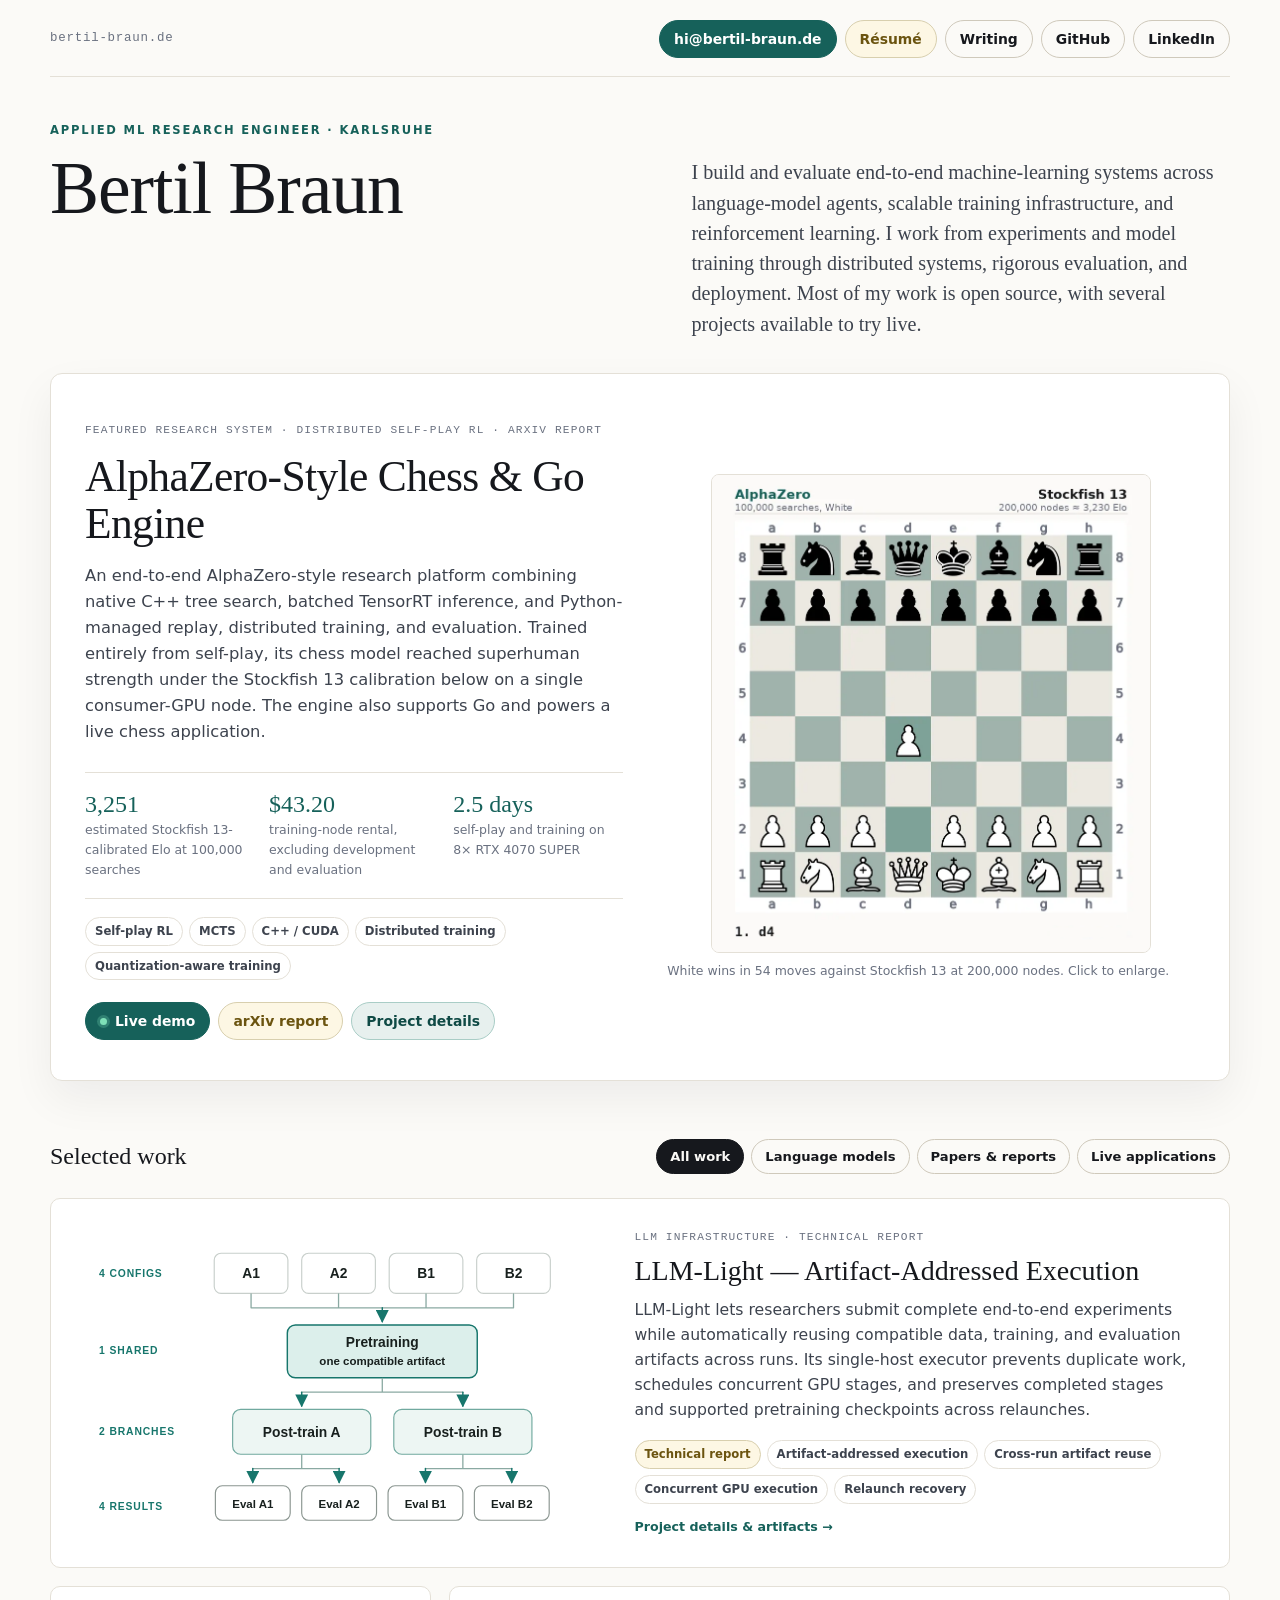
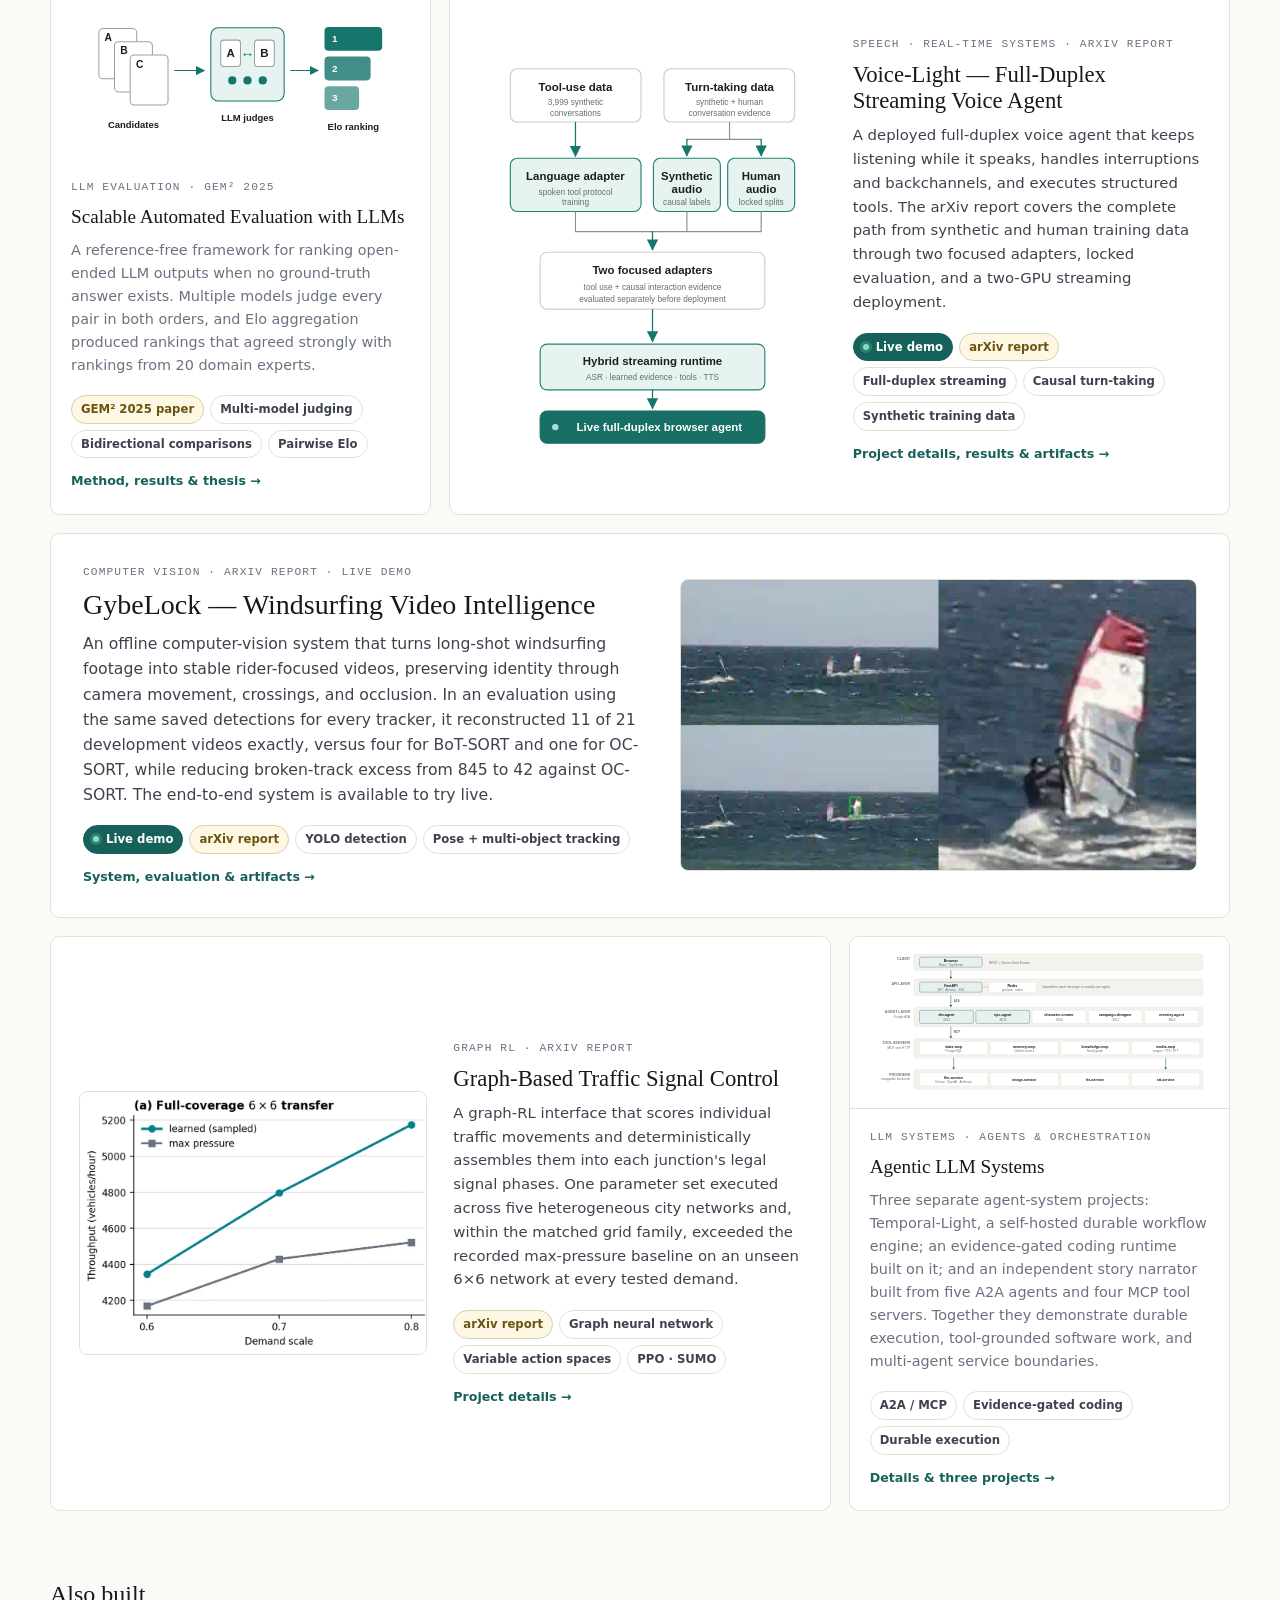
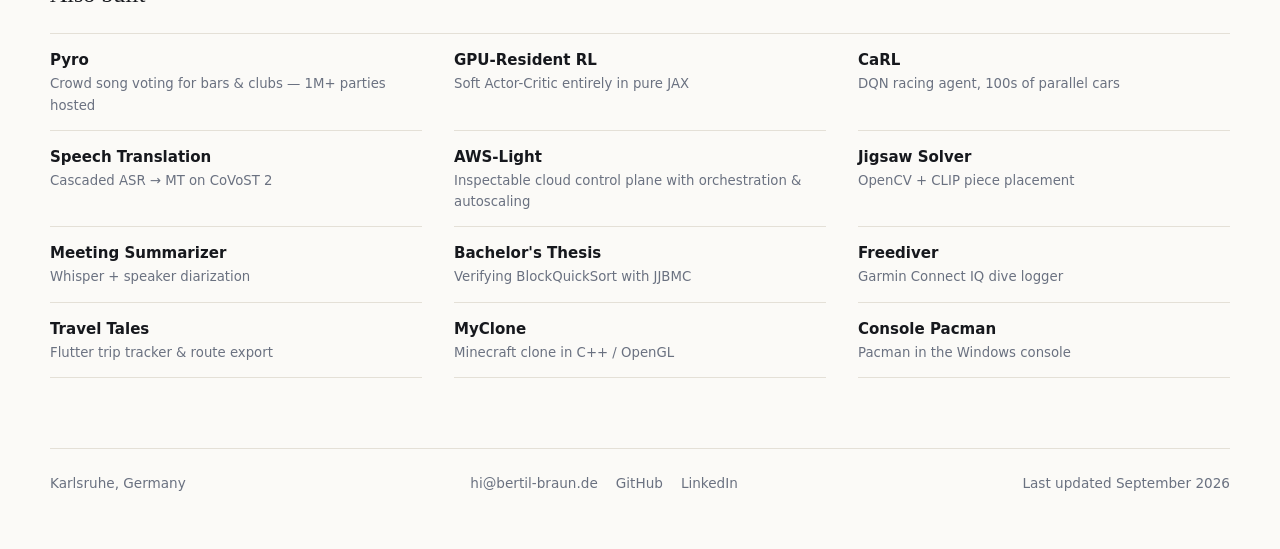
<file: projects/gybelock/index.html>
<!doctype html>
<!-- Generated by tools/build_project_routes.py; edit index.html instead. -->
<html lang="en">
<head>
  <meta charset="utf-8">
  <meta name="viewport" content="width=device-width, initial-scale=1">
  <base href="/">
  <title>GybeLock — Offline Windsurfing Video Tracking — Bertil Braun</title>
  <meta name="description" content="An offline computer-vision system that preserves rider identity through difficult windsurfing footage and produces stable rider-focused videos in a live application, documented in an arXiv report.">
  <meta name="author" content="Bertil Braun">
  <link rel="canonical" href="https://bertil-braun.de/projects/gybelock/">
  <meta property="og:type" content="website">
  <meta property="og:title" content="GybeLock — Offline Windsurfing Video Tracking — Bertil Braun">
  <meta property="og:description" content="An offline computer-vision system that preserves rider identity through difficult windsurfing footage and produces stable rider-focused videos in a live application, documented in an arXiv report.">
  <meta property="og:url" content="https://bertil-braun.de/projects/gybelock/">
  <meta property="og:image" content="https://bertil-braun.de/assets/social-card.png">
  <meta property="og:image:width" content="1200">
  <meta property="og:image:height" content="630">
  <meta property="og:image:alt" content="Bertil Braun — Applied ML Research Engineer in Karlsruhe, working across language-model agents, scalable training, distributed systems, reinforcement learning, and evaluation.">
  <meta name="twitter:card" content="summary_large_image">
  <meta name="twitter:title" content="GybeLock — Offline Windsurfing Video Tracking — Bertil Braun">
  <meta name="twitter:description" content="An offline computer-vision system that preserves rider identity through difficult windsurfing footage and produces stable rider-focused videos in a live application, documented in an arXiv report.">
  <meta name="twitter:image" content="https://bertil-braun.de/assets/social-card.png">
  <meta name="theme-color" content="#fbfaf7">
  <link rel="icon" href="data:image/svg+xml,%3Csvg xmlns='http://www.w3.org/2000/svg' viewBox='0 0 32 32'%3E%3Crect width='32' height='32' rx='7' fill='%2316615a'/%3E%3Ctext x='16' y='22' font-family='Georgia,serif' font-size='17' fill='%23fbfaf7' text-anchor='middle'%3EB%3C/text%3E%3C/svg%3E">
  <style>
    :root {
      color-scheme: light;

      --bg: #fbfaf7;
      --bg-tint: #f4f2ec;
      --panel: #ffffff;
      --ink: #16181d;
      --ink-2: #3d434e;
      --muted: #6a7180;
      --rule: #e4e0d7;
      --rule-strong: #cfc9bb;
      --accent: #16615a;
      --accent-ink: #0f4a45;
      --accent-soft: #e7f0ee;

      --serif: "Iowan Old Style", "Palatino Linotype", Palatino, "Book Antiqua", Georgia, "Times New Roman", serif;
      --sans: Inter, ui-sans-serif, system-ui, -apple-system, BlinkMacSystemFont, "Segoe UI", Roboto, sans-serif;
      --mono: ui-monospace, SFMono-Regular, "SF Mono", Menlo, Consolas, monospace;
    }

    * { box-sizing: border-box; }

    html { -webkit-text-size-adjust: 100%; }

    @media (prefers-reduced-motion: reduce) {
      * { animation-duration: 0.01ms !important; transition-duration: 0.01ms !important; }
    }

    body {
      margin: 0;
      min-height: 100vh;
      background: var(--bg);
      color: var(--ink);
      font-family: var(--sans);
      font-size: 17px;
      line-height: 1.6;
      -webkit-font-smoothing: antialiased;
    }

    a { color: inherit; }
    button { font: inherit; color: inherit; }
    ::selection { background: var(--accent-soft); }

    :focus-visible { outline: 2px solid var(--accent); outline-offset: 3px; border-radius: 3px; }

    .skip { position: absolute; left: -9999px; top: 0; padding: 10px 16px; background: var(--accent); color: #fff; z-index: 90; }
    .skip:focus { left: 12px; top: 12px; }

    .page { width: min(1180px, calc(100% - 48px)); margin: 0 auto; }

    /* ---------------- masthead ---------------- */

    .topbar {
      display: flex;
      flex-wrap: wrap;
      align-items: center;
      justify-content: space-between;
      gap: 12px 20px;
      padding: 20px 0 18px;
      border-bottom: 1px solid var(--rule);
    }

    .wordmark {
      font-family: var(--mono);
      font-size: 0.78rem;
      letter-spacing: 0.06em;
      color: var(--muted);
      text-decoration: none;
    }

    .wordmark:hover { color: var(--ink); }

    .masthead {
      display: grid;
      grid-template-columns: minmax(0, 1fr) minmax(0, 0.92fr);
      grid-template-areas:
        "eyebrow ."
        "name    lede";
      align-items: start;
      gap: 0 56px;
      padding: 44px 0 34px;
    }

    .masthead .eyebrow { grid-area: eyebrow; margin-bottom: 12px; }
    .masthead h1 { grid-area: name; margin: 0; }
    .masthead .lede { grid-area: lede; }

    .eyebrow {
      margin: 0;
      color: var(--accent);
      font-size: 0.72rem;
      font-weight: 700;
      letter-spacing: 0.16em;
      text-transform: uppercase;
    }

    h1 {
      margin: 12px 0 0;
      font-family: var(--serif);
      font-size: clamp(2.6rem, 6.4vw, 4.6rem);
      font-weight: 400;
      line-height: 1;
      letter-spacing: -0.015em;
    }

    .lede {
      max-width: 52ch;
      margin: 0;
      padding-top: 0.28em;
      font-family: var(--serif);
      font-size: clamp(1.08rem, 1.7vw, 1.26rem);
      line-height: 1.5;
      color: var(--ink-2);
    }


    .contact { display: flex; flex-wrap: wrap; align-items: center; gap: 8px; }

    .btn {
      display: inline-flex;
      align-items: center;
      gap: 8px;
      min-height: 38px;
      padding: 7px 14px;
      border: 1px solid var(--rule-strong);
      border-radius: 999px;
      background: transparent;
      color: var(--ink);
      font-size: 0.87rem;
      font-weight: 600;
      text-decoration: none;
      white-space: nowrap;
      cursor: pointer;
      transition: background-color 140ms ease, border-color 140ms ease, color 140ms ease;
    }

    .btn:hover { background: var(--bg-tint); border-color: var(--muted); }

    .btn.primary { border-color: var(--accent); background: var(--accent); color: #fff; }
    .btn.primary:hover { background: var(--accent-ink); border-color: var(--accent-ink); }

    .btn.accent { border-color: #a9cdc6; background: var(--accent-soft); color: var(--accent-ink); }
    .btn.accent:hover { background: #d8e9e5; border-color: var(--accent); }

    .btn.live {
      border-color: var(--accent);
      background: var(--accent);
      color: #fff;
    }

    .btn.live:hover { border-color: var(--accent-ink); background: var(--accent-ink); }

    .btn.paper-link { border-color: #d8cfae; background: #fdf7e4; color: #6b5410; }
    .btn.paper-link:hover { border-color: #b89d45; background: #f8edc7; }

    .btn .dot {
      width: 7px; height: 7px; border-radius: 50%;
      background: #7ee0b8; box-shadow: 0 0 0 3px rgba(126, 224, 184, 0.25);
    }

    /* ---------------- hero project ---------------- */

    .hero {
      display: grid;
      grid-template-columns: minmax(0, 1.02fr) minmax(0, 1fr);
      gap: 44px;
      align-items: center;
      padding: 40px 34px;
      border: 1px solid var(--rule);
      border-radius: 12px;
      background: var(--panel);
      box-shadow: 0 18px 44px rgba(22, 24, 29, 0.06);
      cursor: pointer;
      transition: border-color 140ms ease, box-shadow 140ms ease;
    }

    .hero:hover { border-color: var(--rule-strong); box-shadow: 0 22px 56px rgba(22, 24, 29, 0.1); }

    .hero > figure .shot { max-width: 440px; margin: 0 auto; }

    .kicker {
      display: inline-flex;
      align-items: center;
      gap: 8px;
      color: var(--muted);
      font-family: var(--mono);
      font-size: 0.7rem;
      letter-spacing: 0.1em;
      text-transform: uppercase;
    }

    .hero h2 {
      margin: 12px 0 0;
      font-family: var(--serif);
      font-size: clamp(1.9rem, 3.4vw, 2.75rem);
      font-weight: 400;
      line-height: 1.08;
      letter-spacing: -0.015em;
    }

    .hero > div > p { max-width: 54ch; margin: 16px 0 0; color: var(--ink-2); font-size: 1.02rem; }

    .stats {
      display: grid;
      grid-template-columns: repeat(3, minmax(0, 1fr));
      gap: 14px;
      margin-top: 26px;
      padding: 18px 0;
      border-top: 1px solid var(--rule);
      border-bottom: 1px solid var(--rule);
    }

    .stat b {
      display: block;
      font-family: var(--serif);
      font-size: 1.5rem;
      font-weight: 400;
      line-height: 1.1;
      color: var(--accent);
    }

    .stat span { display: block; margin-top: 3px; color: var(--muted); font-size: 0.78rem; }

    /* ---------------- shared bits ---------------- */

    .chips { display: flex; flex-wrap: wrap; gap: 6px; margin-top: 18px; }

    .chip {
      padding: 4px 9px;
      border: 1px solid var(--rule);
      border-radius: 999px;
      background: var(--panel);
      color: var(--ink-2);
      font-size: 0.73rem;
      font-weight: 600;
      white-space: nowrap;
    }

    .chip.paper { border-color: #d8cfae; background: #fdf7e4; color: #6b5410; }
    .chip.live { border-color: #b6d8cf; background: var(--accent-soft); color: var(--accent-ink); }

    a.chip.live {
      display: inline-flex;
      align-items: center;
      gap: 7px;
      border-color: var(--accent);
      background: var(--accent);
      color: #fff;
      text-decoration: none;
    }

    a.chip.live:hover { background: var(--accent-ink); border-color: var(--accent-ink); }

    a.chip.paper { text-decoration: none; }
    a.chip.paper:hover { border-color: #b89d45; background: #f8edc7; }

    .chip.live .dot {
      width: 6px;
      height: 6px;
      border-radius: 50%;
      background: #7ee0b8;
      box-shadow: 0 0 0 3px rgba(126, 224, 184, 0.25);
    }

    .actions { display: flex; flex-wrap: wrap; gap: 8px; margin-top: 22px; }

    figure { margin: 0; }

    .shot { position: relative; display: block; width: 100%; padding: 0; border: 0; background: none; cursor: zoom-in; }

    .shot img {
      display: block;
      width: 100%;
      height: auto;
      border: 1px solid var(--rule);
      border-radius: 8px;
      background: var(--panel);
    }

    .shot::after {
      content: "⤢";
      position: absolute;
      right: 10px;
      bottom: 10px;
      width: 26px;
      height: 26px;
      display: grid;
      place-items: center;
      border-radius: 6px;
      background: rgba(22, 24, 29, 0.62);
      color: #fff;
      font-size: 0.78rem;
      opacity: 0;
      transition: opacity 140ms ease;
    }

    .shot:hover::after, .shot:focus-visible::after { opacity: 1; }

    figcaption { margin-top: 8px; color: var(--muted); font-size: 0.78rem; }

    /* ---------------- work section ---------------- */

    .work { padding-top: 56px; }

    .work-head {
      display: flex;
      flex-wrap: wrap;
      align-items: center;
      justify-content: space-between;
      gap: 14px 24px;
      margin-bottom: 22px;
    }

    h3.section-title {
      margin: 0;
      font-family: var(--serif);
      font-size: 1.5rem;
      font-weight: 400;
    }

    .filters { display: flex; flex-wrap: wrap; gap: 7px; }

    .filter {
      padding: 6px 13px;
      border: 1px solid var(--rule-strong);
      border-radius: 999px;
      background: transparent;
      font-size: 0.82rem;
      font-weight: 600;
      cursor: pointer;
      transition: background-color 140ms ease, color 140ms ease, border-color 140ms ease;
    }

    .filter:hover { background: var(--bg-tint); }
    .filter[aria-pressed="true"] { border-color: var(--ink); background: var(--ink); color: var(--bg); }

    .mosaic {
      display: grid;
      grid-template-columns: repeat(3, minmax(0, 1fr));
      gap: 18px;
    }

    .tile {
      display: flex;
      flex-direction: column;
      border: 1px solid var(--rule);
      border-radius: 10px;
      background: var(--panel);
      text-align: left;
      overflow: hidden;
      cursor: pointer;
      transition: border-color 140ms ease, box-shadow 140ms ease, transform 140ms ease;
    }

    .tile:hover, .tile:focus-visible {
      border-color: var(--rule-strong);
      box-shadow: 0 16px 38px rgba(22, 24, 29, 0.08);
      transform: translateY(-2px);
    }

    [hidden] { display: none !important; }

    .thumb {
      height: 172px;
      border-bottom: 1px solid var(--rule);
      background: var(--bg-tint);
      overflow: hidden;
    }

    .thumb img { display: block; width: 100%; height: 100%; object-fit: cover; object-position: top center; }

    .thumb.fit {
      display: flex;
      align-items: center;
      justify-content: center;
      padding: 12px;
      background: var(--panel);
    }

    .thumb.fit img { width: auto; max-width: 100%; height: 100%; object-fit: contain; }

    .tile-body { display: flex; flex-direction: column; flex: 1; padding: 20px 20px 22px; }

    .tile h4 {
      margin: 8px 0 0;
      font-family: var(--serif);
      font-size: 1.2rem;
      font-weight: 400;
      line-height: 1.25;
    }

    .tile p { margin: 10px 0 0; color: var(--muted); font-size: 0.9rem; }

    .tile .chips { margin-top: auto; padding-top: 18px; }

    .cue { margin-top: 13px; color: var(--accent); font-size: 0.79rem; font-weight: 650; text-decoration: none; }
    .cue:hover { color: var(--accent-ink); text-decoration: underline; text-underline-offset: 3px; }

    /* --- wide tiles: media beside text, side alternates --- */

    .tile.wide {
      grid-column: span 3;
      display: grid;
      grid-template-columns: minmax(0, 0.92fr) minmax(0, 1fr);
      align-items: center;
      gap: 34px;
      padding: 30px 32px;
    }

    .tile.wide.media-right { grid-template-columns: minmax(0, 1fr) minmax(0, 0.92fr); }

    .tile.wide.span2 {
      grid-column: span 2;
      gap: 26px;
      padding: 26px 28px;
    }

    .tile.wide.span2 h4 { font-size: clamp(1.2rem, 1.8vw, 1.42rem); }
    .tile.wide.span2 p { font-size: 0.93rem; }
    .tile.wide.span2 { grid-template-columns: minmax(0, 1fr) minmax(0, 1fr); }
    .tile.wide.span2 .tile-media img { max-height: 300px; }

    .tile.wide.span2 .tile-media.voice-portrait {
      display: flex;
      align-items: center;
      justify-content: center;
    }

    .tile.wide.span2 .tile-media.voice-portrait img {
      width: auto;
      max-width: 100%;
      max-height: 390px;
    }

    .tile.wide .tile-media { order: 0; }
    .tile.wide.media-right .tile-media { order: 2; }

    .tile.wide .tile-media img {
      display: block;
      width: 100%;
      height: auto;
      max-height: 300px;
      object-fit: contain;
      border: 1px solid var(--rule);
      border-radius: 8px;
      background: var(--panel);
    }

    .tile.wide .tile-body { padding: 0; }

    .tile.wide h4 { font-size: clamp(1.35rem, 2.3vw, 1.75rem); line-height: 1.14; }
    .tile.wide p { color: var(--ink-2); font-size: 0.98rem; }
    .tile.wide .chips { margin-top: 18px; padding-top: 0; }

    /* Filtered results use a regular comparison grid instead of retaining editorial spans. */

    .mosaic.is-filtered { grid-template-columns: repeat(2, minmax(0, 1fr)); }

    .mosaic.is-filtered .tile,
    .mosaic.is-filtered .tile.wide,
    .mosaic.is-filtered .tile.wide.media-right,
    .mosaic.is-filtered .tile.wide.span2 {
      grid-column: auto;
      display: flex;
      gap: 0;
      padding: 0;
    }

    .mosaic.is-filtered .tile.wide .tile-media {
      order: 0;
      height: 172px;
      padding: 12px;
      border-bottom: 1px solid var(--rule);
      background: var(--bg-tint);
    }

    .mosaic.is-filtered .tile.wide .tile-media .shot {
      height: 100%;
      overflow: hidden;
    }

    .mosaic.is-filtered .tile.wide .tile-media img {
      width: 100%;
      height: 100%;
      max-height: none;
      border: 0;
      border-radius: 0;
      background: transparent;
      object-fit: contain;
    }

    .mosaic.is-filtered .tile.wide .tile-body { padding: 20px 20px 22px; }
    .mosaic.is-filtered .tile.wide h4 { font-size: 1.2rem; line-height: 1.25; }
    .mosaic.is-filtered .tile.wide p { color: var(--muted); font-size: 0.9rem; }
    .mosaic.is-filtered .tile.wide .chips { margin-top: auto; padding-top: 18px; }

    .empty { grid-column: 1 / -1; padding: 36px 0; color: var(--muted); font-size: 0.92rem; }

    /* ---------------- also built ---------------- */

    .also-head { margin: 64px 0 0; }
    .also-head[hidden], .also[hidden] { display: none; }

    .also {
      display: grid;
      grid-template-columns: repeat(auto-fill, minmax(300px, 1fr));
      gap: 0 32px;
      margin-top: 20px;
      border-top: 1px solid var(--rule);
    }

    .also a { display: block; padding: 14px 0; border-bottom: 1px solid var(--rule); text-decoration: none; transition: color 140ms ease; }
    .also a[hidden] { display: none; }
    .also a:hover { color: var(--accent); }
    .also .name { display: block; font-weight: 650; font-size: 0.94rem; }
    .also .what { display: block; margin-top: 1px; color: var(--muted); font-size: 0.83rem; }

    /* ---------------- footer ---------------- */

    footer {
      display: flex;
      flex-wrap: wrap;
      justify-content: space-between;
      gap: 12px 24px;
      margin-top: 70px;
      padding: 24px 0 54px;
      border-top: 1px solid var(--rule);
      color: var(--muted);
      font-size: 0.85rem;
    }

    footer a { color: var(--muted); text-decoration: none; }
    footer a:hover { color: var(--accent); }
    .footer-links { display: flex; flex-wrap: wrap; gap: 18px; }

    /* ---------------- modal ---------------- */

    .backdrop {
      position: fixed;
      inset: 0;
      z-index: 40;
      display: none;
      align-items: center;
      justify-content: center;
      padding: 28px;
      background: rgba(22, 24, 29, 0.42);
      backdrop-filter: blur(6px);
    }

    .backdrop.open { display: flex; }

    .modal {
      width: min(1000px, 100%);
      max-height: min(880px, calc(100vh - 56px));
      overflow: auto;
      border-radius: 12px;
      background: var(--panel);
      box-shadow: 0 30px 90px rgba(12, 14, 20, 0.32);
    }

    .modal-head {
      position: sticky;
      top: 0;
      z-index: 2;
      display: flex;
      align-items: flex-start;
      justify-content: space-between;
      gap: 18px;
      padding: 24px 26px 16px;
      border-bottom: 1px solid var(--rule);
      background: var(--panel);
    }

    .modal-head h1 { margin: 0; font-family: var(--serif); font-size: 1.48rem; font-weight: 400; line-height: 1.2; }

    .modal-kicker {
      margin: 0 0 6px;
      color: var(--accent);
      font-size: 0.68rem;
      font-weight: 700;
      letter-spacing: 0.14em;
      text-transform: uppercase;
    }

    .modal-close {
      flex: none;
      width: 36px; height: 36px;
      border: 1px solid var(--rule-strong);
      border-radius: 999px;
      background: var(--panel);
      color: var(--muted);
      font-size: 1.2rem;
      line-height: 1;
      cursor: pointer;
    }
    .modal-close:hover { background: var(--bg-tint); color: var(--ink); }

    .modal-body { padding: 24px 26px 30px; }

    .modal-body > .cols {
      display: grid;
      grid-template-columns: minmax(0, 1fr) minmax(300px, 400px);
      gap: 28px;
    }

    .modal-body p { margin: 0; color: var(--ink-2); font-size: 0.97rem; }
    .modal-body ul { margin: 16px 0 0; padding-left: 18px; color: var(--ink-2); font-size: 0.94rem; }
    .modal-body li + li { margin-top: 8px; }
    .modal-body code { font-family: var(--mono); font-size: 0.88em; background: var(--bg-tint); padding: 1px 5px; border-radius: 4px; }

    .modal-media { display: grid; align-content: start; gap: 18px; }


    .facts-table { width: 100%; margin-top: 18px; border-collapse: collapse; font-size: 0.88rem; }
    .facts-table th, .facts-table td { padding: 7px 10px; border-bottom: 1px solid var(--rule); text-align: left; }
    .facts-table th { color: var(--muted); font-weight: 650; font-size: 0.76rem; letter-spacing: 0.04em; text-transform: uppercase; }
    .facts-table td:first-child { color: var(--ink-2); }
    .facts-table td b { font-weight: 700; }

    .refs { margin-top: 22px; padding-top: 16px; border-top: 1px solid var(--rule); }

    .refs h5 {
      margin: 0 0 10px;
      font-family: var(--sans);
      font-size: 0.68rem;
      font-weight: 700;
      letter-spacing: 0.14em;
      text-transform: uppercase;
      color: var(--muted);
    }

    .refs .cite { margin: 0 0 12px; font-family: var(--serif); font-size: 0.94rem; color: var(--ink-2); }
    .refs .cite .t { font-style: italic; }

    .note {
      margin-top: 16px;
      padding: 12px 14px;
      border-left: 2px solid var(--rule-strong);
      color: var(--muted);
      font-size: 0.86rem;
    }

    .detail-section + .detail-section { margin-top: 24px; }
    .detail-section h3 {
      margin: 0 0 9px;
      font-family: var(--sans);
      font-size: 0.72rem;
      font-weight: 750;
      letter-spacing: 0.12em;
      text-transform: uppercase;
      color: var(--accent);
    }

    .writing-list { display: grid; gap: 0; }

    .writing-item {
      display: grid;
      grid-template-columns: minmax(0, 1fr) auto;
      align-items: center;
      gap: 18px;
      padding: 18px 0;
      border-bottom: 1px solid var(--rule);
    }

    .writing-item:first-child { padding-top: 0; }
    .writing-item:last-child { padding-bottom: 0; border-bottom: 0; }

    .writing-item h3 {
      margin: 3px 0 5px;
      font-family: var(--serif);
      font-size: 1.12rem;
      font-weight: 400;
      line-height: 1.3;
    }

    .writing-item .writing-meta {
      color: var(--accent);
      font-family: var(--mono);
      font-size: 0.68rem;
      font-weight: 700;
      letter-spacing: 0.09em;
      text-transform: uppercase;
    }

    .writing-item .writing-summary { max-width: 70ch; font-size: 0.9rem; }
    .writing-item > .btn { justify-self: end; }

    /* ---------------- lightbox ---------------- */

    .lightbox {
      position: fixed;
      inset: 0;
      z-index: 70;
      display: none;
      flex-direction: column;
      align-items: center;
      justify-content: center;
      gap: 14px;
      padding: 32px;
      background: rgba(12, 14, 18, 0.93);
      cursor: zoom-out;
    }

    .lightbox.open { display: flex; }

    .lightbox img {
      max-width: min(1400px, 100%);
      max-height: calc(100vh - 130px);
      object-fit: contain;
      border-radius: 6px;
      background: #fff;
    }

    .lightbox figcaption { max-width: 74ch; color: #e7e5df; font-size: 0.88rem; text-align: center; }

    .lightbox-close {
      position: absolute;
      top: 18px; right: 18px;
      width: 40px; height: 40px;
      border: 1px solid rgba(255, 255, 255, 0.35);
      border-radius: 999px;
      background: transparent;
      color: #fff;
      font-size: 1.3rem;
      line-height: 1;
      cursor: pointer;
    }
    .lightbox-close:hover { background: rgba(255, 255, 255, 0.14); }

    /* ---------------- responsive ---------------- */

    @media (max-width: 1000px) {
      .mosaic { grid-template-columns: repeat(2, minmax(0, 1fr)); }
      .tile.wide { grid-column: span 2; }
      .tile.wide.span2 {
        grid-column: span 1;
        display: flex;
        gap: 0;
        padding: 0;
      }
      .tile.wide.span2 .tile-media {
        order: 0;
        height: 172px;
        padding: 12px;
        border-bottom: 1px solid var(--rule);
        background: var(--bg-tint);
      }
      .tile.wide.span2 .tile-media img {
        width: 100%;
        height: 100%;
        max-height: none;
        border: 0;
        border-radius: 0;
        background: transparent;
        object-fit: contain;
      }
      .tile.wide.span2 .tile-media.voice-portrait { height: 320px; }
      .tile.wide.span2 .tile-media.voice-portrait img {
        width: auto;
        height: 100%;
      }
      .tile.wide.span2 .tile-body { padding: 20px 20px 22px; }
      .tile.wide.span2 h4 { font-size: 1.2rem; line-height: 1.25; }
      .tile.wide.span2 p { color: var(--muted); font-size: 0.9rem; }
      .tile.wide.span2 .chips { margin-top: auto; padding-top: 18px; }
    }

    @media (max-width: 860px) {
      body { font-size: 16px; }
      .page { width: min(100% - 32px, 1180px); }
      .masthead {
        grid-template-columns: 1fr;
        grid-template-areas: "eyebrow" "name" "lede";
        gap: 0;
        padding-top: 40px;
      }
      .masthead .lede { padding-top: 18px; }
      .contact { justify-content: flex-start; }
      .hero { grid-template-columns: 1fr; gap: 26px; padding: 26px 22px; }
      .hero > figure { order: 2; }
      .work-head { align-items: stretch; }
      .filters { display: grid; grid-template-columns: repeat(2, minmax(0, 1fr)); width: 100%; }
      .filter { min-width: 0; text-align: center; }
      .mosaic { grid-template-columns: minmax(0, 1fr); gap: 16px; }
      .mosaic.is-filtered { grid-template-columns: minmax(0, 1fr); }
      .tile { min-width: 0; }
      .tile.wide, .tile.wide.media-right, .tile.wide.span2 {
        grid-column: 1 / -1;
        display: flex;
        grid-template-columns: minmax(0, 1fr);
        gap: 0;
        padding: 0;
      }
      .tile.wide .tile-media, .tile.wide.media-right .tile-media, .tile.wide.span2 .tile-media {
        order: 0;
        height: 184px;
        padding: 12px;
        border-bottom: 1px solid var(--rule);
        background: var(--bg-tint);
      }
      .mosaic.is-filtered .tile.wide .tile-media { height: 184px; }
      .tile.wide .tile-media img, .tile.wide.span2 .tile-media img {
        width: 100%;
        height: 100%;
        max-height: none;
        border: 0;
        border-radius: 0;
        background: transparent;
        object-fit: contain;
      }
      .tile.wide .tile-media.voice-portrait,
      .tile.wide.span2 .tile-media.voice-portrait {
        height: 390px;
        padding: 16px;
      }
      .tile.wide .tile-media.voice-portrait img,
      .tile.wide.span2 .tile-media.voice-portrait img {
        width: auto;
        height: 100%;
      }
      .tile.wide .tile-body, .tile.wide.span2 .tile-body { padding: 20px 20px 22px; }
      .thumb { height: 184px; }
      .tile p, .tile.wide p, .tile.wide.span2 p { font-size: 0.9rem; line-height: 1.55; }
      .backdrop { padding: 0; }
      .modal { max-height: 100vh; height: 100%; border-radius: 0; }
      .modal-body > .cols { grid-template-columns: 1fr; gap: 22px; }
      .modal-body { padding: 20px; }
      .modal-head { padding: 20px 20px 14px; }
      .writing-item { grid-template-columns: 1fr; gap: 12px; }
      .writing-item > .btn { justify-self: start; }
      .lightbox { padding: 16px; }
    }

    .tile .diagram-media,
    .tile.wide .tile-media.diagram-media,
    .tile.wide.span2 .tile-media.diagram-media {
      border-bottom: 0;
      background: transparent;
    }

    .tile .diagram-media img,
    .tile.wide .tile-media.diagram-media img,
    .tile.wide.span2 .tile-media.diagram-media img {
      border: 0;
      border-radius: 0;
      background: transparent;
    }

    .diagram-figure img { display: block; width: 100%; height: auto; }

    @media print {
      .backdrop, .lightbox, .filters, .cue { display: none !important; }
      body { background: #fff; }
    }
  </style>
</head>
<body>
  <a class="skip" href="#work">Skip to projects</a>

  <div class="page">
    <div class="topbar">
      <a class="wordmark" href="/">bertil-braun.de</a>
      <nav class="contact" aria-label="Contact and profiles">
        <a class="btn primary" href="mailto:hi@bertil-braun.de">hi@bertil-braun.de</a>
        <a class="btn paper-link" href="assets/bertil-braun-cv.pdf?v=20260930-public" target="_blank" rel="noopener">Résumé</a>
        <button class="btn" type="button" id="writing-button" aria-haspopup="dialog" aria-controls="modal">Writing</button>
        <a class="btn" href="https://github.com/BertilBraun" target="_blank" rel="noopener">GitHub</a>
        <a class="btn" href="https://www.linkedin.com/in/bertil-braun" target="_blank" rel="noopener">LinkedIn</a>
      </nav>
    </div>

    <header class="masthead">
      <p class="eyebrow">Applied ML Research Engineer · Karlsruhe</p>
      <h1>Bertil&nbsp;Braun</h1>
      <p class="lede">
        I build and evaluate end-to-end machine-learning systems across language-model agents,
        scalable training infrastructure, and reinforcement learning. I work from experiments and
        model training through distributed systems, rigorous evaluation, and deployment. Most of
        my work is open source, with several projects available to try live.
      </p>
    </header>

    <main id="work">
      <!-- ============ hero project ============ -->
      <article class="hero" data-open="chess">
        <div>
          <span class="kicker">Featured research system · Distributed self-play RL · arXiv report</span>
          <h2>AlphaZero-Style Chess &amp; Go Engine</h2>
          <p>
            An end-to-end AlphaZero-style research platform combining native C++ tree search,
            batched TensorRT inference, and Python-managed replay, distributed training, and
            evaluation. Trained entirely from self-play, its chess model reached superhuman
            strength under the Stockfish 13 calibration below on a single consumer-GPU node.
            The engine also supports Go and powers a live chess application.
          </p>
          <div class="stats">
            <span class="stat"><b>3,251</b><span>estimated Stockfish 13-calibrated Elo at 100,000 searches</span></span>
            <span class="stat"><b>$43.20</b><span>training-node rental, excluding development and evaluation</span></span>
            <span class="stat"><b>2.5 days</b><span>self-play and training on 8× RTX 4070 SUPER</span></span>
          </div>
          <div class="chips">
            <span class="chip">Self-play RL</span>
            <span class="chip">MCTS</span>
            <span class="chip">C++ / CUDA</span>
            <span class="chip">Distributed training</span>
            <span class="chip">Quantization-aware training</span>
          </div>
          <div class="actions">
            <a class="btn live" href="https://chess.bertil-braun.de/" target="_blank" rel="noopener" data-stop>
              <span class="dot" aria-hidden="true"></span> Live demo
            </a>
            <a class="btn paper-link" href="https://arxiv.org/abs/2609.37447" target="_blank" rel="noopener" data-stop>arXiv report</a>
            <a class="btn accent" href="/projects/alphazero/" data-project-link="chess">Project details</a>
          </div>
        </div>
        <figure>
          <button class="shot" type="button" data-stop
                  data-src="assets/chess-game.webp?v=game74-elo"
                  data-caption="Game 74 of the final evaluation: checkpoint 1026 plays White at 100,000 searches per move against Stockfish 13 at 200,000 nodes. After the fixed eight-move opening, the game ends with 54. Qf7#. The model scored 25 wins, 56 draws, and 19 losses across this 100-game match.">
            <img src="assets/chess-game.webp?v=game74-elo" alt="AlphaZero playing White at 100,000 searches against Stockfish 13 at 200,000 nodes, winning with 54. Qf7 checkmate" width="883" height="962">
          </button>
          <figcaption>White wins in 54 moves against Stockfish 13 at 200,000 nodes. Click to enlarge.</figcaption>
        </figure>
      </article>

      <!-- ============ mosaic ============ -->
      <section class="work" aria-labelledby="work-title">
        <div class="work-head">
          <h3 class="section-title" id="work-title">Selected work</h3>
          <div class="filters" role="group" aria-label="Filter selected and additional work">
            <button class="filter" type="button" data-filter="all" aria-pressed="true">All work</button>
            <button class="filter" type="button" data-filter="language" aria-pressed="false">Language models</button>
            <button class="filter" type="button" data-filter="publication" aria-pressed="false">Papers &amp; reports</button>
            <button class="filter" type="button" data-filter="live" aria-pressed="false">Live applications</button>
          </div>
        </div>

        <div class="mosaic" id="mosaic">

          <article class="tile wide" data-open="llm-light" data-tags="language publication">
            <figure class="tile-media diagram-media">
              <img src="assets/llm-light-card.svg" alt="Four complete experiment configurations resolve to one shared pretraining artifact, two post-training artifacts, and four evaluation artifacts" loading="lazy" decoding="async">
            </figure>
            <div class="tile-body">
              <span class="kicker">LLM infrastructure · Technical report</span>
              <h4>LLM-Light — Artifact-Addressed Execution</h4>
              <p>
                LLM-Light lets researchers submit complete end-to-end experiments while automatically
                reusing compatible data, training, and evaluation artifacts across runs. Its
                single-host executor prevents duplicate work, schedules concurrent GPU stages,
                and preserves completed stages and supported pretraining checkpoints across relaunches.
              </p>
              <div class="chips">
                <a class="chip paper" href="https://github.com/BertilBraun/LLM-Light/releases/download/Technical-Report/artifact-addressed-execution-llm-light.pdf" target="_blank" rel="noopener" data-stop>Technical report</a>
                <span class="chip">Artifact-addressed execution</span>
                <span class="chip">Cross-run artifact reuse</span>
                <span class="chip">Concurrent GPU execution</span>
                <span class="chip">Relaunch recovery</span>
              </div>
              <a class="cue" href="/projects/llm-light/" data-project-link="llm-light">Project details &amp; artifacts →</a>
            </div>
          </article>

          <article class="tile" data-open="llm-eval" data-tags="language publication">
            <span class="thumb fit diagram-media"><img src="assets/llm-eval-card.svg" alt="Candidate outputs are compared in both orders by multiple language-model judges and aggregated into an Elo ranking" loading="lazy" decoding="async"></span>
            <div class="tile-body">
              <span class="kicker">LLM evaluation · GEM² 2025</span>
              <h4>Scalable Automated Evaluation with LLMs</h4>
              <p>A reference-free framework for ranking open-ended LLM outputs when no ground-truth answer exists. Multiple models judge every pair in both orders, and Elo aggregation produced rankings that agreed strongly with rankings from 20 domain experts.</p>
              <div class="chips">
                <a class="chip paper" href="https://aclanthology.org/2025.gem-1.28/" target="_blank" rel="noopener" data-stop>GEM² 2025 paper</a>
                <span class="chip">Multi-model judging</span>
                <span class="chip">Bidirectional comparisons</span>
                <span class="chip">Pairwise Elo</span>
              </div>
              <a class="cue" href="/projects/scalable-llm-evaluation/" data-project-link="llm-eval">Method, results &amp; thesis →</a>
            </div>
          </article>

          <article class="tile wide span2" data-open="voice-light" data-tags="language publication live">
            <figure class="tile-media voice-portrait diagram-media">
              <img src="assets/voice-light-card.svg" alt="Tool-use and turn-taking data feed two focused adapters and a hybrid streaming runtime for the live full-duplex browser agent" loading="lazy" decoding="async">
            </figure>
            <div class="tile-body">
              <span class="kicker">Speech · Real-time systems · arXiv report</span>
              <h4>Voice-Light — Full-Duplex Streaming Voice Agent</h4>
              <p>A deployed full-duplex voice agent that keeps listening while it speaks, handles interruptions and backchannels, and executes structured tools. The arXiv report covers the complete path from synthetic and human training data through two focused adapters, locked evaluation, and a two-GPU streaming deployment.</p>
              <div class="chips">
                <a class="chip live" href="https://voice.bertil-braun.de" target="_blank" rel="noopener" data-stop>
                  <span class="dot" aria-hidden="true"></span> Live demo
                </a>
                <a class="chip paper" href="https://arxiv.org/abs/2609.20995" target="_blank" rel="noopener" data-stop>arXiv report</a>
                <span class="chip">Full-duplex streaming</span>
                <span class="chip">Causal turn-taking</span>
                <span class="chip">Synthetic training data</span>
              </div>
              <a class="cue" href="/projects/voice-light/" data-project-link="voice-light">Project details, results &amp; artifacts →</a>
            </div>
          </article>

          <article class="tile wide media-right" data-open="gybelock" data-tags="live publication">
            <figure class="tile-media">
              <button class="shot" type="button" data-stop
                      data-src="assets/gybelock.webp"
                      data-caption="Top left: the original beach-shot footage. Bottom left: detections and tracks, with the selected rider boxed. Right: the stabilised focused view that follows that rider.">
                <img src="assets/gybelock.webp" alt="Windsurfing footage with rider detections and a stabilised focused view of one selected rider" loading="lazy" decoding="async">
              </button>
            </figure>
            <div class="tile-body">
              <span class="kicker">Computer vision · arXiv report · Live demo</span>
              <h4>GybeLock — Windsurfing Video Intelligence</h4>
              <p>
                An offline computer-vision system that turns long-shot windsurfing footage into
                stable rider-focused videos, preserving identity through camera movement, crossings,
                and occlusion. In an evaluation using the same saved detections for every tracker, it
                reconstructed 11 of 21 development videos exactly, versus four for BoT-SORT and one
                for OC-SORT, while reducing broken-track excess from 845 to 42 against OC-SORT. The
                end-to-end system is available to try live.
              </p>
              <div class="chips">
                <a class="chip live" href="https://gybelock.bertil-braun.de" target="_blank" rel="noopener" data-stop>
                  <span class="dot" aria-hidden="true"></span> Live demo
                </a>
                <a class="chip paper" href="https://arxiv.org/abs/2609.24492" target="_blank" rel="noopener" data-stop>arXiv report</a>
                <span class="chip">YOLO detection</span>
                <span class="chip">Pose + multi-object tracking</span>
              </div>
              <a class="cue" href="/projects/gybelock/" data-project-link="gybelock">System, evaluation &amp; artifacts →</a>
            </div>
          </article>

          <article class="tile wide span2" data-open="gnn" data-tags="publication">
            <figure class="tile-media">
              <button class="shot" type="button" data-stop
                      data-src="assets/gnn-results.webp"
                      data-caption="Left: sampled control versus max pressure on an unseen 6×6 grid, by demand — the learned policy is ahead at every demand level. Right: each city normalised by its own strongest non-learned baseline; anything up and to the right of the crosshair beats every non-learned controller on both throughput and completion.">
                <img src="assets/gnn-transfer.webp" alt="Line chart: learned control versus max pressure throughput on an unseen 6x6 grid across three demand levels" loading="lazy" decoding="async">
              </button>
            </figure>
            <div class="tile-body">
              <span class="kicker">Graph RL · arXiv report</span>
              <h4>Graph-Based Traffic Signal Control</h4>
              <p>
                A graph-RL interface that scores individual traffic movements and deterministically
                assembles them into each junction's legal signal phases. One parameter set executed
                across five heterogeneous city networks and, within the matched grid family,
                exceeded the recorded max-pressure baseline on an unseen 6×6 network at every tested demand.
              </p>
              <div class="chips">
                <a class="chip paper" href="https://arxiv.org/abs/2607.21831" target="_blank" rel="noopener" data-stop>arXiv report</a>
                <span class="chip">Graph neural network</span>
                <span class="chip">Variable action spaces</span>
                <span class="chip">PPO · SUMO</span>
              </div>
              <a class="cue" href="/projects/traffic-signal-control/" data-project-link="gnn">Project details →</a>
            </div>
          </article>

          <article class="tile" data-open="agentic" data-tags="language">
            <span class="thumb fit"><img src="assets/agentic.svg" alt="Layered architecture diagram for the independent multi-agent story narrator" loading="lazy" decoding="async"></span>
            <div class="tile-body">
              <span class="kicker">LLM systems · Agents &amp; orchestration</span>
              <h4>Agentic LLM Systems</h4>
              <p>Three separate agent-system projects: Temporal-Light, a self-hosted durable workflow engine; an evidence-gated coding runtime built on it; and an independent story narrator built from five A2A agents and four MCP tool servers. Together they demonstrate durable execution, tool-grounded software work, and multi-agent service boundaries.</p>
              <div class="chips">
                <span class="chip">A2A / MCP</span>
                <span class="chip">Evidence-gated coding</span>
                <span class="chip">Durable execution</span>
              </div>
              <a class="cue" href="/projects/agentic-llm-systems/" data-project-link="agentic">Details &amp; three projects →</a>
            </div>
          </article>

          <p class="empty" id="empty" hidden>No projects in that area.</p>
        </div>

        <div class="also-head" id="also-head">
          <h3 class="section-title">Also built</h3>
        </div>
        <div class="also" id="also">
          <a href="https://pyro.vote/" target="_blank" rel="noopener" data-tags="live"><span class="name">Pyro</span><span class="what">Crowd song voting for bars &amp; clubs — 1M+ parties hosted</span></a>
          <a href="https://github.com/BertilBraun/RL-entirely-on-GPU" target="_blank" rel="noopener" data-tags=""><span class="name">GPU-Resident RL</span><span class="what">Soft Actor-Critic entirely in pure JAX</span></a>
          <a href="https://github.com/BertilBraun/CaRL" target="_blank" rel="noopener" data-tags=""><span class="name">CaRL</span><span class="what">DQN racing agent, 100s of parallel cars</span></a>
          <a href="https://github.com/BertilBraun/Advanced-Improvement-in-Speech-Translation" target="_blank" rel="noopener" data-tags="language"><span class="name">Speech Translation</span><span class="what">Cascaded ASR → MT on CoVoST 2</span></a>
          <a href="/projects/aws-light/" data-project-link="aws-light" data-tags=""><span class="name">AWS-Light</span><span class="what">Inspectable cloud control plane with orchestration &amp; autoscaling</span></a>
          <a href="https://github.com/BertilBraun/Jigsaw-Puzzle-Solver" target="_blank" rel="noopener" data-tags=""><span class="name">Jigsaw Solver</span><span class="what">OpenCV + CLIP piece placement</span></a>
          <a href="https://github.com/BertilBraun/Meeting-Summarizer" target="_blank" rel="noopener" data-tags="language"><span class="name">Meeting Summarizer</span><span class="what">Whisper + speaker diarization</span></a>
          <a href="https://github.com/BertilBraun/BachelorsThesis" target="_blank" rel="noopener" data-tags="publication"><span class="name">Bachelor's Thesis</span><span class="what">Verifying BlockQuickSort with JJBMC</span></a>
          <a href="https://github.com/BertilBraun/Freediver" target="_blank" rel="noopener" data-tags=""><span class="name">Freediver</span><span class="what">Garmin Connect IQ dive logger</span></a>
          <a href="https://github.com/BertilBraun/Van-Tour-Tracker" target="_blank" rel="noopener" data-tags=""><span class="name">Travel Tales</span><span class="what">Flutter trip tracker &amp; route export</span></a>
          <a href="https://github.com/BertilBraun/MyClone" target="_blank" rel="noopener" data-tags=""><span class="name">MyClone</span><span class="what">Minecraft clone in C++ / OpenGL</span></a>
          <a href="https://github.com/BertilBraun/Console-Pacman" target="_blank" rel="noopener" data-tags=""><span class="name">Console Pacman</span><span class="what">Pacman in the Windows console</span></a>
        </div>
      </section>
    </main>

    <footer>
      <span>Karlsruhe, Germany</span>
      <span class="footer-links">
        <a href="mailto:hi@bertil-braun.de">hi@bertil-braun.de</a>
        <a href="https://github.com/BertilBraun" target="_blank" rel="noopener">GitHub</a>
        <a href="https://www.linkedin.com/in/bertil-braun" target="_blank" rel="noopener">LinkedIn</a>
      </span>
      <span>Last updated September 2026</span>
    </footer>
  </div>

  <!-- ==================== detail templates ==================== -->

  <template id="tpl-chess" data-kicker="Self-play reinforcement learning · arXiv report">
    <div class="cols">
      <div>
        <section class="detail-section">
          <h3>Overview</h3>
          <p>
            How much chess strength can a complete self-play learning system develop on one
            eight-GPU consumer node? This project builds the entire loop: native game rules and
            search, GPU inference, replay storage, distributed model training, match evaluation,
            and a browser application. The latest run learned from random initialization without
            human games. The shared engine also supports exploratory 7×7 and 9×9 Go experiments;
            the results below are for chess.
          </p>
        </section>
        <section class="detail-section">
          <h3>Headline results</h3>
          <table class="facts-table">
            <thead><tr><th>Search budget</th><th>Estimated Stockfish 13-calibrated Elo</th></tr></thead>
            <tbody>
              <tr><td>Policy only — no tree search</td><td><b>1,658</b> <span style="color:var(--muted)">[1,608–1,710]</span></td></tr>
              <tr><td>10,000 searches</td><td><b>3,114</b> <span style="color:var(--muted)">[3,065–3,163]</span></td></tr>
              <tr><td>100,000 searches</td><td><b>3,251</b> <span style="color:var(--muted)">[3,206–3,297]</span></td></tr>
            </tbody>
          </table>
          <p class="note">
            The 6.32-million-parameter model reached superhuman playing strength under this
            calibration after 2.5 days on 8× RTX 4070 SUPER GPUs shared between self-play and
            training. The run generated 3.25 million games and processed 836.6 million training
            examples, including replayed positions. Search substantially strengthens the same
            trained model, as the table shows; brackets give 95% confidence intervals.
          </p>
          <p class="note">
            Superhuman chess on eight consumer GPUs and $43.20 in training-node rental—a hardware
            deployment orders of magnitude smaller in accelerator count than the thousands of TPUs used by
            <a href="https://arxiv.org/abs/1712.01815" target="_blank" rel="noopener">the original AlphaZero</a>,
            though not equivalent playing strength. The rental figure excludes development
            experiments and evaluation.
          </p>
        </section>
        <section class="detail-section">
          <h3>System and training architecture</h3>
          <ul>
            <li><strong>Making self-play affordable.</strong> A native C++ engine searches many games concurrently and batches their neural-network requests on the GPU. Optimized TensorRT inference helps turn limited hardware into a steady supply of training games.</li>
            <li><strong>Learning from the right experience.</strong> A shared replay store retains millions of positions, revisits informative examples, and limits repeated training when fresh games are scarce. This connects data generation to the pace of learning.</li>
            <li><strong>Keeping eight GPUs productive.</strong> Python coordinates distributed training while part of the system continues playing games. Updated models return to the players without restarting the full pipeline.</li>
            <li><strong>Growing capacity when it helps.</strong> Training begins with a smaller network, then transfers its experience to a larger candidate. Head-to-head matches determine whether that candidate is actually a stronger player before it takes over.</li>
          </ul>
        </section>
        <section class="detail-section">
          <h3>Research and experimentation</h3>
          <p>
            The final system grew out of experiments across search, training data, network design,
            and inference. Candidate ideas were tested through controlled model comparisons,
            throughput measurements, and self-play training runs to establish whether they made
            the learning system more effective—not just one component faster.
          </p>
          <ul>
            <li><strong>Where should search spend its effort?</strong> Experiments covered learned search allocation, early stopping, shared search graphs, and inference caches. A learned allocator produced targets closer to deep search but trained weaker players; early stopping saved search work without much improvement in the overall training cycle. These findings supported a staged fixed-budget search design.</li>
            <li><strong>Which games teach the model most?</strong> The data strategy combines varied openings with restarts from unresolved alternatives in earlier games. Experiments examined replay size, freshness, and reuse. Investigating a failure to convert winning positions revealed that excluding searched endgames was depriving the model of essential experience, leading to changes in data admission and game-end targets.</li>
            <li><strong>What should the network learn to represent?</strong> Comparisons covered convolutional and attention-based networks, three ways to represent moves, and auxiliary training objectives. The selected move head scores origin–destination square pairs, reducing parameter cost while improving policy fit in a controlled comparison. Convolution remained the practical choice for its serving speed and memory use.</li>
            <li><strong>Can lower-precision inference preserve useful predictions?</strong> Simply converting the model to INT8 distorted its outputs. The work extended into residual-block design, quantization-aware training, and TensorRT compilation, producing a network compatible with efficient low-precision inference. Export checks compare predictions with the training model before an inference artifact is used.</li>
            <li><strong>When is a larger—or smaller—model worthwhile?</strong> Progressive training successfully moved from a small network to a medium one; a further size increase did not establish stronger play. Separate distillation studies produced compact students and tested whether faster inference could compensate through more search. Measured playing strength, rather than parameter count or training loss alone, guided these decisions.</li>
          </ul>
        </section>
        <section class="detail-section">
          <h3>Evaluation</h3>
          <p>
            Each search setting faced two Stockfish 13 opponents at fixed node budgets, playing
            100 games against each with colours swapped across 50 opening pairs. Ratings use
            <a href="https://www.melonimarco.it/en/2021/03/08/stockfish-and-lc0-test-at-different-number-of-nodes/" target="_blank" rel="noopener">Meloni&#39;s calibration</a>;
            the table’s intervals describe uncertainty from those paired matches. Current
            unrestricted engines remain substantially stronger. The report provides the full
            protocol, experiment results, and limitations.
          </p>
        </section>
        <section class="detail-section">
          <h3>Try the trained player</h3>
          <p>
            Play against the trained model in your browser, choosing quick responses or more time
            to think. The player is also available through a Lichess bot.
          </p>
        </section>
        <section class="detail-section">
          <h3>Demo and artifacts</h3>
        <div class="actions">
          <a class="btn live" href="https://chess.bertil-braun.de/" target="_blank" rel="noopener"><span class="dot" aria-hidden="true"></span> Live demo</a>
          <a class="btn paper-link" href="https://arxiv.org/abs/2609.37447" target="_blank" rel="noopener">arXiv report</a>
          <a class="btn" href="https://github.com/BertilBraun/alphazero-chess" target="_blank" rel="noopener">GitHub repo</a>
          <a class="btn" href="https://huggingface.co/BertilBraun/alphazero-chess" target="_blank" rel="noopener">Model weights</a>
          <a class="btn accent" href="/projects/alphazero/games/">All 200 evaluation games</a>
        </div>
        </section>
      </div>
      <div class="modal-media">
        <figure>
          <button class="shot" type="button" data-src="assets/az-training-progress.svg" data-caption="Figure 11 from the report: smoothed 64-search training ladders across five chess campaigns. The final recipe reaches a higher plateau in 2.5 effective training days; the preceding baseline is plotted through three effective training days. These curves use a smaller search budget than the 100,000-search headline evaluation.">
            <img src="assets/az-training-progress.svg" alt="Five smoothed training curves: the final chess recipe reaches a higher 64-search ladder Elo in 2.5 days than earlier training campaigns" width="841" height="451" loading="lazy">
          </button>
          <figcaption>Training progress across five runs (Figure 11). Smoothed 64-search ladder results, distinct from the 100,000-search headline evaluation. Click to enlarge.</figcaption>
        </figure>
        <figure>
          <button class="shot" type="button" data-src="assets/chess-game.webp?v=game74-elo" data-caption="Game 74 of the final evaluation: checkpoint 1026 plays White at 100,000 searches per move against Stockfish 13 at 200,000 nodes. After the fixed eight-move opening, the game ends with 54. Qf7#. The model scored 25 wins, 56 draws, and 19 losses across this 100-game match.">
            <img src="assets/chess-game.webp?v=game74-elo" alt="AlphaZero playing White at 100,000 searches against Stockfish 13 at 200,000 nodes, winning with 54. Qf7 checkmate" width="883" height="962">
          </button>
          <figcaption>White wins in 54 moves against Stockfish 13 at 200,000 nodes. Click to enlarge.</figcaption>
        </figure>
        <figure>
          <button class="shot" type="button" data-src="assets/az-game74-lichess-graph.png" data-caption="Lichess analysis of game 74: White’s advantage grows through the middlegame into a winning endgame. White is AlphaZero; Black is Stockfish 13 at 200,000 nodes.">
            <img src="assets/az-game74-lichess-graph.png" alt="Lichess evaluation graph for game 74 showing an increasing advantage for White" width="701" height="185" loading="lazy">
          </button>
          <figcaption>Lichess analysis of the featured game. Click to enlarge.</figcaption>
        </figure>
        <figure>
          <button class="shot" type="button" data-src="assets/az-game74-lichess-white.png" data-caption="AlphaZero as White in game 74: Lichess reports 96% accuracy, 18 average centipawn loss, and no flagged inaccuracies, mistakes, or blunders. These figures describe this game only.">
            <img src="assets/az-game74-lichess-white.png" alt="AlphaZero as White: 96% Lichess accuracy, 18 average centipawn loss, zero inaccuracies, mistakes, or blunders" width="439" height="122" loading="lazy">
          </button>
          <figcaption>AlphaZero · White · 96% accuracy in this game.</figcaption>
        </figure>
        <figure>
          <button class="shot" type="button" data-src="assets/az-game74-lichess-black.png" data-caption="Stockfish 13 at 200,000 nodes as Black in game 74: Lichess reports 92% accuracy, 35 average centipawn loss, five inaccuracies, no mistakes, and one blunder. These figures describe this game only.">
            <img src="assets/az-game74-lichess-black.png" alt="Stockfish 13 as Black: 92% Lichess accuracy, 35 average centipawn loss, five inaccuracies, zero mistakes, and one blunder" width="439" height="129" loading="lazy">
          </button>
          <figcaption>Stockfish 13 · Black · 92% accuracy in this game.</figcaption>
        </figure>

      </div>
    </div>
  </template>

  <template id="tpl-agentic" data-kicker="LLM systems · Agents &amp; orchestration">
    <div class="cols">
      <div>
        <section class="detail-section">
          <h3>Durable execution with Temporal-Light</h3>
          <p>
            Temporal-Light is a lightweight, self-hosted workflow engine for Python programs that
            need to outlive process failures: long-running agents, scheduled work, workflows that
            wait for external signals, and work that fans out before joining again. Developers write
            ordinary async Python functions and decorate workflows and activities; a small FastAPI
            service starts runs, accepts signals, and streams their progress to a live dashboard.
          </p>
          <p>
            Postgres is the durable source of truth. Instead of serialising a live coroutine, a
            worker reconstructs the workflow and replays its append-only event history: completed
            activities return their recorded result and execution resumes at the first unfinished
            step. Lease-based worker coordination prevents concurrent execution and lets another
            worker recover expired work. The implementation deliberately favours a compact,
            inspectable control plane over feature parity with established workflow platforms.
          </p>
        </section>

        <section class="detail-section">
          <h3>Evidence-gated coding runtime</h3>
          <p>
            Built on Temporal-Light as a real stress test for durable orchestration, this runtime
            turns a natural-language coding task into a reviewed repository change. It first creates
            a task contract, prepares an isolated workspace, and gathers repository context. For a
            bug fix or feature with a reproducible behaviour, it can create a failing anchor test and
            establish the failure before planning the implementation.
          </p>
          <p>
            The agent does not simply narrate progress. It proposes one concrete next step at a time,
            runs implementation candidates in bounded tool loops, and refreshes the diff, command
            output, exit codes, test results, and review verdict after each step. Those observed
            artifacts determine whether work advances, is replanned, or is rejected. The repository
            includes a live-worker smoke workflow and SWE-Bench Light support, but it is presented as
            a durable coding-runtime prototype rather than a benchmark submission.
          </p>
        </section>

        <section class="detail-section">
          <h3>Independent voice-first story narrator</h3>
          <p>
            This is a separate, voice-first AI game master for tabletop-style roleplay, not a client
            of Temporal-Light. A React client talks to a FastAPI application that routes each player
            message to one of five independently deployable agents: character creation, campaign
            design, game mastering, NPC dialogue, and memory. The agents communicate through the
            Google Agent-to-Agent protocol, so responsibilities remain service boundaries rather
            than one large prompt or process.
          </p>
          <p>
            Four MCP servers expose campaign state, semantic memory, world knowledge, and media.
            PostgreSQL stores relational state, Qdrant retrieves relevant past events, and Neo4j
            maintains the campaign knowledge graph; campaign scoping is applied at the tool-service
            boundary. Typed events stream text, speech, and images back to the browser through SSE,
            while LLM, image, speech-recognition, and speech-synthesis providers sit behind
            replaceable service adapters. The result is an interactive product built to make
            multi-agent coordination, memory, and media delivery observable end to end.
          </p>
        </section>

        <div class="actions">
          <a class="btn accent" href="https://github.com/BertilBraun/Agentic-LLM-DnD-GM" target="_blank" rel="noopener">Story narrator</a>
          <a class="btn accent" href="https://github.com/BertilBraun/Durable-Agentic-Coding-Runtime" target="_blank" rel="noopener">Coding runtime</a>
          <a class="btn accent" href="https://github.com/BertilBraun/Temporal-Light" target="_blank" rel="noopener">Temporal-Light</a>
        </div>
      </div>
      <div class="modal-media">
        <figure>
          <button class="shot" type="button" data-src="assets/agentic.svg" data-caption="The story narrator's four layers, none of which knows another's internals: browser → API → five A2A agent services → four MCP tool servers → data stores and swappable providers.">
            <img src="assets/agentic.svg" alt="Layered architecture diagram of the story narrator platform">
          </button>
          <figcaption>Story narrator architecture. Click to enlarge.</figcaption>
        </figure>
        <figure>
          <button class="shot" type="button" data-src="assets/temporal.webp" data-caption="Temporal-Light's dashboard: every workflow with a live SSE event stream, each step showing duration, attempt count, and result or error detail.">
            <img src="assets/temporal.webp" alt="Temporal-Light dashboard listing workflows and their live event streams">
          </button>
          <figcaption>Temporal-Light's dashboard. Click to enlarge.</figcaption>
        </figure>
      </div>
    </div>
  </template>

  <template id="tpl-llm-light" data-kicker="LLM infrastructure · Technical report">
    <div class="cols">
      <div>
        <section class="detail-section">
          <h3>Project thesis</h3>
          <p>
            Related LLM experiments often repeat the same data preparation or training, but manually
            splitting them into shared partial workflows makes each experiment harder to understand
            and reproduce. LLM-Light keeps the researcher-facing abstraction simple: every experiment
            remains one complete configuration, while the system discovers and reuses compatible work.
          </p>
        </section>
        <section class="detail-section">
          <h3>What was built</h3>
          <ul>
            <li>A typed experiment schema covering data preparation, tokenization, pretraining, post-training, evaluation, and export.</li>
            <li>Stable artifact identities derived from the settings that actually affect each stage and from its upstream dependencies.</li>
            <li>A concurrent executor with GPU admission and identity-scoped locking, so compatible runs share one completed result instead of producing duplicates.</li>
            <li>Durable manifests and checkpoint recovery that preserve completed work—and supported interrupted pretraining—across relaunches.</li>
          </ul>
        </section>
        <section class="detail-section">
          <h3>How it works</h3>
          <p>
            When an experiment is submitted, LLM-Light resolves its fixed pipeline into addressed
            artifacts. A matching completed artifact is selected immediately; only missing stages are
            scheduled. An evaluation-only change can therefore retain the full training path, while a
            pretraining change automatically invalidates everything downstream. Researchers still see
            complete experiments rather than a manually assembled workflow graph.
          </p>
        </section>
        <section class="detail-section">
          <h3>Evidence</h3>
          <ul>
            <li><strong>Avoided repetition:</strong> the report's four-configuration example resolves to one pretraining artifact, two post-training artifacts, and four evaluations instead of four independent copies of every stage.</li>
            <li><strong>Mechanisms tested:</strong> focused tests cover shared-artifact selection, exclusive production, GPU allocation, export, relaunch behavior, and checkpoint restoration.</li>
            <li><strong>Used end to end:</strong> 38 structurally complete archived runs across 20 experiment groups show the system operating across the full pipeline, with frequent reuse in preparation stages.</li>
          </ul>
        </section>
        <section class="detail-section">
          <h3>What the report establishes</h3>
          <p>
            The project demonstrates a practical way to make LLM experiments reusable and restartable
            without giving up complete, self-contained configurations. It is intentionally a
            single-host executor for one fixed pipeline; the report validates the reuse and
            recovery mechanisms, not aggregate speedups or multi-node scaling.
          </p>
        </section>
        <section class="detail-section">
          <h3>Report and artifacts</h3>
          <p class="cite">
            Bertil Braun. <span class="t">LLM-Light: Artifact-Addressed Execution for a Fixed LLM
            Experiment Pipeline.</span> Technical report, 2026.
          </p>
        <div class="actions">
          <a class="btn paper-link" href="https://github.com/BertilBraun/LLM-Light/releases/download/Technical-Report/artifact-addressed-execution-llm-light.pdf" target="_blank" rel="noopener">Report</a>
          <a class="btn" href="https://github.com/BertilBraun/LLM-Light" target="_blank" rel="noopener">GitHub repo</a>
          <a class="btn" href="https://huggingface.co/datasets/BertilBraun/TinyPython" target="_blank" rel="noopener">Related TinyPython dataset</a>
        </div>
        </section>
      </div>
      <div class="modal-media">
        <figure class="diagram-figure">
          <img src="assets/llm-light-card.svg" alt="Four experiment configurations resolve to one shared pretraining artifact, two post-training artifacts, and four evaluation artifacts">
          <figcaption>The report's worked four-configuration branch.</figcaption>
        </figure>
      </div>
    </div>
  </template>

  <template id="tpl-voice-light" data-kicker="Speech · Real-time systems · arXiv report">
    <div class="cols">
      <div>
        <section class="detail-section">
          <h3>Project thesis</h3>
          <p>
            Voice-Light explores what it takes to make a cascaded voice agent feel responsive and
            conversational rather than turn-based. It connects training-data generation, model
            adaptation, causal evaluation, interaction control, and public deployment in one system
            that can keep listening while it speaks.
          </p>
        </section>
        <section class="detail-section">
          <h3>What was built</h3>
          <ul>
            <li>A reproducible data pipeline spanning 3,999 synthetic spoken-tool conversations and 36.3 hours of prepared human conversation.</li>
            <li>A language adapter for natural spoken tool use and a causal speech adapter for completion, interruption, and backchannel evidence.</li>
            <li>A full-duplex controller with reversible ducking, interruption, speculative generation, structured tools, and conversation history based only on audio the user actually heard.</li>
            <li>A public two-GPU deployment with scale-to-zero operation, persistent model caches, browser playback acknowledgements, and live interaction diagnostics.</li>
          </ul>
        </section>
        <section class="detail-section">
          <h3>How the system works</h3>
          <p>
            Microphone audio streams continuously through speech recognition while the controller
            combines immediate voice activity with learned turn-taking evidence. Language generation
            can begin speculatively, tools run through typed interfaces, and speech synthesis is only
            promoted while the underlying turn remains valid. Browser acknowledgements determine what
            was actually audible, preventing canceled or unheard text from entering conversation history.
          </p>
        </section>
        <section class="detail-section">
          <h3>What the evaluation changed</h3>
          <ul>
            <li><strong>Responsive live path:</strong> across three instrumented, unscripted microphone sessions, 36 measured response turns began returning server audio a median 758 ms after the final detected end of speech.</li>
            <li><strong>Measured deployment:</strong> moving speech synthesis to its own GPU cut controlled warm first-word-to-audio time from roughly 0.6–0.7 seconds to about 0.35 seconds.</li>
            <li><strong>Evidence over novelty:</strong> the learned turn adapter did not outperform the strongest timing baselines on locked real conversations, so production uses it inside a hybrid controller rather than as a standalone replacement.</li>
          </ul>
          <p class="note">
            These sessions are an instrumented case study, not a controlled user evaluation.
            The report contains the complete locked-evaluation protocol, component results, and
            deployment limitations, and releases the supporting code, data, and model artifacts.
          </p>
        </section>
        <section class="detail-section">
          <h3>Demo, report, and artifacts</h3>
          <p class="cite">
            Bertil Braun. <span class="t">Voice-Light: A Full-Duplex Cascaded Voice Agent with
            Causal Turn-Taking and Speculative Generation.</span> arXiv:2609.20995, 2026.
          </p>
        <div class="actions">
          <a class="btn live" href="https://voice.bertil-braun.de" target="_blank" rel="noopener">
            <span class="dot" aria-hidden="true"></span> Live demo
          </a>
          <a class="btn paper-link" href="https://arxiv.org/abs/2609.20995" target="_blank" rel="noopener">arXiv report</a>
          <a class="btn" href="https://github.com/BertilBraun/Voice-Light" target="_blank" rel="noopener">GitHub &amp; docs</a>
          <a class="btn" href="https://huggingface.co/BertilBraun/qwen3-1.7b-voice-light-tool-use-lora" target="_blank" rel="noopener">Tool-use LoRA</a>
          <a class="btn" href="https://huggingface.co/datasets/BertilBraun/voice-light-tool-use-synthetic" target="_blank" rel="noopener">Tool-use dataset</a>
          <a class="btn" href="https://huggingface.co/datasets/BertilBraun/voice-light-synthetic-audio" target="_blank" rel="noopener">Turn-taking audio</a>
        </div>
        </section>
      </div>
      <div class="modal-media">
        <figure>
          <button class="shot" type="button" data-src="assets/voice-light-runtime.svg" data-caption="The production runtime combines immediate Silero reactions with learned turn-taking evidence, speculative generation, typed tools, dedicated streaming speech synthesis, and browser acknowledgements.">
            <img src="assets/voice-light-runtime.svg" alt="Simplified Voice Light production runtime from browser microphone through speech recognition, interaction policy, language generation, tools, speech synthesis, and playback">
          </button>
          <figcaption>The simplified production runtime. Click to enlarge.</figcaption>
        </figure>
        <figure>
          <button class="shot" type="button" data-src="assets/voice-light-demo.png" data-caption="The public browser client shows the audible conversation, compact latency telemetry, live speech activity, and causal turn-taking probabilities. The model evidence remains diagnostic rather than entering durable history.">
            <img src="assets/voice-light-demo.png" alt="Voice Light public demo with a spoken conversation and live turn-taking graphs">
          </button>
          <figcaption>The deployed browser demo. Click to enlarge.</figcaption>
        </figure>
        <figure>
          <button class="shot" type="button" data-src="assets/voice-light.svg" data-caption="Every stage begins useful work early: streaming ASR and shared encoder features feed prediction, Qwen speculates before commitment, and Kyutai synthesis is promoted only when the causal transcript remains valid.">
            <img src="assets/voice-light.svg" alt="Timeline of the streaming cascade showing overlapping stages">
          </button>
          <figcaption>The streaming cascade. Click to enlarge.</figcaption>
        </figure>
      </div>
    </div>
  </template>

  <template id="tpl-llm-eval" data-kicker="LLM evaluation · GEM² 2025">
    <div class="cols">
      <div>
        <section class="detail-section">
          <h3>Project thesis</h3>
          <p>
            Open-ended language-model outputs are difficult to compare when there is no single correct
            answer. This published framework replaces reference-based scoring with repeated pairwise
            judgements from several language models, then turns those comparisons into one ranked list.
          </p>
        </section>
        <section class="detail-section">
          <h3>What was built</h3>
          <ul>
            <li>Candidate answers are compared in pairs, making a complex quality decision easier than assigning absolute scores.</li>
            <li>Every pair is shown in both orders to expose and reduce presentation-order bias.</li>
            <li>Several evaluator models contribute independent judgements instead of relying on one model's preferences.</li>
            <li>Elo aggregation combines the comparisons into a stable ranking while preserving close calls as similar scores.</li>
          </ul>
        </section>
        <section class="detail-section">
          <h3>Evidence</h3>
          <p>
            Twenty domain experts ranked competency profiles generated from their own research
            publications. The automated rankings usually followed the experts' ordering closely,
            providing evidence that the method can recover useful preference structure without a
            reference answer. Requiring near-unanimous model agreement created too many ties;
            majority-based aggregation retained more useful signal.
          </p>
        </section>
        <section class="detail-section">
          <h3>From thesis system to publication</h3>
          <p>
            The preceding master's thesis built the broader competency-extraction system used as the
            experimental setting: document preparation, profile generation, expert review, synthetic
            preference data, and Direct Preference Optimization of a smaller model. Expert evaluation
            also exposed where automatic scores rewarded the evaluator rather than genuine quality,
            motivating the more careful multi-model method published at GEM² 2025.
          </p>
        </section>
        <section class="detail-section">
          <h3>What the study establishes</h3>
          <p>
            The results support pairwise multi-model judging as a practical evaluation layer for
            open-ended outputs. The published validation covers one competency-extraction task and
            20 experts; it does not make Elo an objective quality measure or remove the need for human
            review in high-stakes settings. The paper contains the full agreement statistics, cost
            discussion, and bias analysis.
          </p>
        </section>
        <section class="detail-section">
          <h3>Paper, thesis, and code</h3>
          <p class="cite">
            Bertil Braun and Martin Forell. <span class="t">(Towards) Scalable Reliable Automated
            Evaluation with Large Language Models.</span> Proceedings of the Fourth Workshop on
            Generation, Evaluation and Metrics (GEM²), pages 320–336. Association for Computational
            Linguistics, 2025.
          </p>
          <p class="cite">
            Bertil Braun. <span class="t">Domain-Agnostic Approaches to Competency Extraction via
            Large Language Models.</span> Master's thesis, Karlsruhe Institute of Technology, 2024.
          </p>
        <div class="actions">
          <a class="btn paper-link" href="https://aclanthology.org/2025.gem-1.28/" target="_blank" rel="noopener">GEM² 2025 paper</a>
          <a class="btn paper-link" href="https://github.com/BertilBraun/Master-Thesis/releases/download/1.0/Master_Thesis.pdf" target="_blank" rel="noopener">Thesis</a>
          <a class="btn" href="https://github.com/BertilBraun/Master-Thesis/releases/download/2.0/Poster.-.Towards.Scalable.Reliable.Automated.Evaluation.with.Large.Language.Models.jpg" target="_blank" rel="noopener">Poster</a>
          <a class="btn" href="https://github.com/BertilBraun/Master-Thesis" target="_blank" rel="noopener">GitHub repo</a>
          <a class="btn" href="https://huggingface.co/datasets/BertilBraun/competency-extraction-dpo" target="_blank" rel="noopener">Preference dataset</a>
        </div>
        </section>
      </div>
      <div class="modal-media">
        <figure>
          <button class="shot" type="button" data-src="assets/llm-eval-card.svg" data-caption="Candidate outputs are compared in both presentation orders by multiple model judges, then aggregated into a global Elo ranking.">
            <img src="assets/llm-eval-card.svg" alt="Candidate outputs flow through bidirectional multi-model comparisons into an Elo ranking">
          </button>
          <figcaption>The published evaluation method. Click to enlarge.</figcaption>
        </figure>
        <figure>
          <button class="shot" type="button" data-src="assets/llm-eval.webp" data-caption="Extraction data flow: input documents are summarised, competencies extracted and combined into a profile, then ranked by expert and automatic comparison.">
            <img src="assets/llm-eval.webp" alt="Data-flow diagram of the competency extraction pipeline">
          </button>
          <figcaption>The broader thesis extraction system. Click to enlarge.</figcaption>
        </figure>
      </div>
    </div>
  </template>

  <template id="tpl-gnn" data-kicker="Graph reinforcement learning · arXiv report">
    <div class="cols">
      <div>
        <section class="detail-section">
          <h3>Project thesis</h3>
          <p>
            Traffic junctions differ in geometry and in the signal phases they allow, so a controller
            with one fixed set of outputs does not transfer cleanly between networks. This project
            learns to score individual traffic movements instead; deterministic code then translates
            those shared scores into the legal phase choices for each junction.
          </p>
        </section>
        <section class="detail-section">
          <h3>What was built</h3>
          <ul>
            <li>A graph representation that separates road corridors from the legal movements through each junction.</li>
            <li>A shared graph neural network that combines upstream demand and downstream capacity into one score per movement.</li>
            <li>A deterministic action layer that converts those scores into each junction's own legal phases and enforces timing and transition constraints.</li>
            <li>A PPO training and SUMO evaluation pipeline covering synthetic grids and five heterogeneous city-scale networks.</li>
          </ul>
        </section>
        <section class="detail-section">
          <h3>Evidence</h3>
          <ul>
            <li><strong>One model, different networks:</strong> the same learned parameters executed across five city simulations with 41–84 controlled junctions and 2–12 selectable phases per junction.</li>
            <li><strong>Transfer within a known family:</strong> policies trained on mixed grid layouts retained performance on unseen sizes and aspect ratios; on an unseen 6×6 grid, the recorded policy exceeded the max-pressure baseline at every tested demand.</li>
            <li><strong>A useful failure case:</strong> performance weakened when the proportion of controlled signals changed, showing that structural compatibility alone does not guarantee robustness to a different operating distribution.</li>
          </ul>
        </section>
        <section class="detail-section">
          <h3>What the study establishes</h3>
          <p>
            The primary result is a working interface whose model shape does not depend on network
            size or the number of phases at each junction. The simulations provide bounded evidence
            of trainability and transfer within the tested network families, not a claim of universal
            superiority or readiness for real-world signal control. The report contains the exact
            protocols, mixed city outcomes, and comparison qualifications.
          </p>
        </section>
        <section class="detail-section">
          <h3>Report and code</h3>
          <p class="cite">
            Bertil Braun. <span class="t">A Graph-Based Control Interface for Traffic Signals on
            Heterogeneous Road Networks.</span> arXiv:2607.21831, 2026.
          </p>
        <div class="actions">
          <a class="btn paper-link" href="https://arxiv.org/abs/2607.21831" target="_blank" rel="noopener">arXiv report</a>
          <a class="btn" href="https://github.com/BertilBraun/GNN-Traffic-Signal-Control" target="_blank" rel="noopener">GitHub repo</a>
        </div>
        </section>
      </div>
      <div class="modal-media">
        <figure>
          <button class="shot" type="button" data-src="assets/gnn-results.webp" data-caption="Left: sampled control versus max pressure on an unseen 6×6 grid, by demand. Right: each city normalised by its own strongest non-learned baseline.">
            <img src="assets/gnn-results.webp" alt="Two plots: throughput on an unseen 6x6 grid, and city results relative to the best non-learned baseline">
          </button>
          <figcaption>Figure 4 from the report. Click to enlarge.</figcaption>
        </figure>
        <figure>
          <button class="shot" type="button" data-src="assets/gnn-traffic.webp" data-caption="Movement graph for a 3×3 grid: grey corridor nodes carry queue, speed and occupancy; red movement nodes are the controlled turns; typed edges connect each movement to its input and output corridors.">
            <img src="assets/gnn-traffic.webp" alt="Movement graph for a 3x3 grid of signalised junctions">
          </button>
          <figcaption>The movement graph. Click to enlarge.</figcaption>
        </figure>
      </div>
    </div>
  </template>

  <template id="tpl-aws-light" data-kicker="Infrastructure">
    <div class="cols">
      <div>
        <section class="detail-section">
          <h3>Project thesis</h3>
        <p>
          A cloud platform implemented from first principles to make the machinery behind managed
          infrastructure concrete and inspectable. Declarative manifests flow through a persistent
          control plane into reconciliation, scheduling, isolated service networks, ingress policy,
          health-aware routing, managed data services, autoscaling, and live operational events.
        </p>
        </section>
        <section class="detail-section">
          <h3>Platform and orchestration model</h3>
        <ul>
          <li>Split into real services: a control plane with REST API, dashboard, WebSocket events, manifests, IAM and storage; an orchestrator reconciling desired state into Docker containers and networks; a proxy enforcing ingress policy and recording traffic metrics; a health checker updating routing health; and an autoscaler adjusting replica counts from CPU and request metrics.</li>
          <li>Postgres holds durable platform state; Redis holds the routing table, metrics, and event stream.</li>
          <li>Managed workloads run as containers on per-service networks. HTTP calls between services go through the proxy; database traffic goes directly to per-database Postgres containers attached only to bound service networks.</li>
          <li>One manifest deploys the full demo stack, so the whole thing comes up with a single <code>docker compose up</code> and an apply.</li>
        </ul>
        </section>
        <section class="detail-section">
          <h3>Repository</h3>
        <p class="note">
          The scope is deliberately local: the project demonstrates the mechanics and boundaries of
          a cloud control plane, not service parity or a performance comparison with AWS.
        </p>
        <div class="actions">
          <a class="btn primary" href="https://github.com/BertilBraun/AWS-Light" target="_blank" rel="noopener">GitHub repo</a>
        </div>
        </section>
      </div>
      <div class="modal-media">
        <figure>
          <button class="shot" type="button" data-src="assets/aws-light.webp" data-caption="The platform dashboard: deployed services, replica health, and live events.">
            <img src="assets/aws-light.webp" alt="AWS-Light dashboard showing running services and replicas">
          </button>
          <figcaption>The platform dashboard. Click to enlarge.</figcaption>
        </figure>
      </div>
    </div>
  </template>

  <template id="tpl-gybelock" data-kicker="Computer vision · Offline tracking · arXiv report">
    <div class="cols">
      <div>
        <section class="detail-section">
          <h3>Overview</h3>
          <p>
            GybeLock recovers stable, rider-relative videos from difficult shore-shot footage where
            surfers are small, the camera pans aggressively, rigs overlap, and one identity merge can
            invalidate an output. It combines a custom pose detector, deliberately conservative local
            tracking, offline global association, and pose-guided virtual-camera control in a deployed
            interactive application.
          </p>
        </section>
        <section class="detail-section">
          <h3>Headline evidence</h3>
          <table class="facts-table">
            <tbody>
              <tr><th>Broken rider tracks</th><td><b>845 → 42</b> excess fragments, OC-SORT → GybeLock</td></tr>
              <tr><th>Exact outputs</th><td><b>11 of 21</b> videos, versus 4 for BoT-SORT and 1 for OC-SORT</td></tr>
              <tr><th>Evaluation scale</th><td><b>41,004</b> detections across 88 rider identities</td></tr>
            </tbody>
          </table>
          <p class="note">
            Every method receives the same saved detections. The comparison therefore measures how
            well each tracker preserves rider identity over time, not how well it detects surfers in
            the first place.
          </p>
        </section>
        <section class="detail-section">
          <h3>What was built</h3>
          <ul>
            <li>A custom pose model that detects surfers and the two rig points needed to frame them consistently.</li>
            <li>Local tracking that combines camera-compensated motion with sail appearance to form reliable short track segments.</li>
            <li>An offline global-association stage that uses the complete recording to reconnect compatible segments across difficult gaps.</li>
            <li>A pose-guided virtual camera that turns reconstructed trajectories into stable rider-focused footage.</li>
            <li>A deployed web application and GPU processing pipeline, plus an equivalent local path for debugging failed examples.</li>
          </ul>
        </section>
        <section class="detail-section">
          <h3>System and method</h3>
          <p>
            The pipeline runs from video to pose detections, conservative local tracklets, offline
            identity paths, dense trajectories, and finally stable rider views. False merges and
            fragmentation are deliberately treated differently: a split remains reviewable, while a
            wrong merge silently inserts another surfer. The global stage can use later fragments to
            resolve gaps that a causal tracker must decide without seeing the rest of the recording.
          </p>
        </section>
        <section class="detail-section">
          <h3>What the report establishes</h3>
          <p>
            Using the complete recording to resolve ambiguous gaps produces much more continuous
            rider tracks than the online baselines tested in the report. Some outputs still mix
            identities, so complete-track review remains part of the workflow rather than treating
            tracking as fully automatic.
          </p>
          <p class="note">
            These are development-set results, not a held-out ranking of complete tracking systems.
            The report contains the full protocol, ablations, and failure analysis.
          </p>
        </section>
        <section class="detail-section">
          <h3>Demo, report, and artifacts</h3>
          <p class="cite">
            Bertil Braun. <span class="t">Identity-Consistent Analysis of Long-Shot Windsurfing
            Video: A Domain-Specific Offline Tracking System.</span> arXiv:2609.24492, 2026.
          </p>
          <div class="actions">
            <a class="btn live" href="https://gybelock.bertil-braun.de" target="_blank" rel="noopener"><span class="dot" aria-hidden="true"></span> Live demo</a>
            <a class="btn paper-link" href="https://arxiv.org/abs/2609.24492" target="_blank" rel="noopener">arXiv report</a>
            <a class="btn" href="https://github.com/BertilBraun/Windsurf-Analysis/tree/windsurf-report-v1.5" target="_blank" rel="noopener">Tagged source</a>
            <a class="btn" href="https://github.com/BertilBraun/Windsurf-Analysis/tree/windsurf-report-v1.5/documentation/tracker_evaluation" target="_blank" rel="noopener">Evaluation artifacts</a>
            <a class="btn" href="https://github.com/BertilBraun/Windsurf-Analysis/blob/windsurf-report-v1.5/video_processing/inference/weights/yolo_models/windsurfing_pose/best.pt" target="_blank" rel="noopener">Pose checkpoint</a>
          </div>
        </section>
      </div>
      <div class="modal-media">
        <figure>
          <button class="shot" type="button" data-src="assets/gybelock.webp" data-caption="Top left: the original beach-shot footage. Bottom left: detections and tracks, with the selected rider boxed. Right: the stabilised focused view that follows that rider.">
            <img src="assets/gybelock.webp" alt="Processed windsurfing clip with rider detections and a stabilised focused view">
          </button>
          <figcaption>Detection, tracking, and the resulting rider-relative view. Click to enlarge.</figcaption>
        </figure>
      </div>
    </div>
  </template>

  <template id="tpl-writing" data-kicker="Papers · reports · theses">
    <div class="writing-list">
      <article class="writing-item">
        <div>
          <p class="writing-meta">arXiv report · Self-play RL · 2026</p>
          <h3>Engineering Efficient Self-Play Chess: Search, Replay, and Throughput Under Limited Compute</h3>
          <p class="writing-summary">The search, replay, and distributed training system behind superhuman chess learned entirely from self-play on eight consumer GPUs.</p>
        </div>
        <a class="btn paper-link" href="https://arxiv.org/abs/2609.37447" target="_blank" rel="noopener">arXiv report</a>
      </article>
      <article class="writing-item">
        <div>
          <p class="writing-meta">Peer-reviewed paper · GEM² 2025</p>
          <h3>(Towards) Scalable Reliable Automated Evaluation with Large Language Models</h3>
          <p class="writing-summary">Pairwise multi-model evaluation and Elo aggregation for reference-free language-model outputs.</p>
        </div>
        <a class="btn paper-link" href="https://aclanthology.org/2025.gem-1.28/" target="_blank" rel="noopener">Publication</a>
      </article>
      <article class="writing-item">
        <div>
          <p class="writing-meta">arXiv report · Voice systems · 2026</p>
          <h3>Voice-Light: A Full-Duplex Cascaded Voice Agent with Causal Turn-Taking and Speculative Generation</h3>
          <p class="writing-summary">Data generation, causal turn-taking, latency evaluation, and deployment for a streaming voice agent.</p>
        </div>
        <a class="btn paper-link" href="https://arxiv.org/abs/2609.20995" target="_blank" rel="noopener">arXiv report</a>
      </article>
      <article class="writing-item">
        <div>
          <p class="writing-meta">arXiv report · Computer vision · 2026</p>
          <h3>Identity-Consistent Analysis of Long-Shot Windsurfing Video: A Domain-Specific Offline Tracking System</h3>
          <p class="writing-summary">Offline identity association, camera-compensated motion, sail-specific appearance, and pose-guided framing for stable rider-relative video.</p>
        </div>
        <a class="btn paper-link" href="https://arxiv.org/abs/2609.24492" target="_blank" rel="noopener">arXiv report</a>
      </article>
      <article class="writing-item">
        <div>
          <p class="writing-meta">Technical report · LLM infrastructure · 2026</p>
          <h3>LLM-Light: Artifact-Addressed Execution for a Fixed LLM Experiment Pipeline</h3>
          <p class="writing-summary">Artifact-addressed experiment reuse, bounded GPU execution, and relaunch recovery for language-model training and evaluation.</p>
        </div>
        <a class="btn paper-link" href="https://github.com/BertilBraun/LLM-Light/releases/download/Technical-Report/artifact-addressed-execution-llm-light.pdf" target="_blank" rel="noopener">Technical report</a>
      </article>
      <article class="writing-item">
        <div>
          <p class="writing-meta">arXiv report · Graph RL · 2026</p>
          <h3>A Graph-Based Control Interface for Traffic Signals on Heterogeneous Road Networks</h3>
          <p class="writing-summary">A topology-flexible reinforcement-learning interface for variable road networks and signal phase sets.</p>
        </div>
        <a class="btn paper-link" href="https://arxiv.org/abs/2607.21831" target="_blank" rel="noopener">arXiv report</a>
      </article>
      <article class="writing-item">
        <div>
          <p class="writing-meta">Master's thesis · KIT · 2024</p>
          <h3>Domain-Agnostic Approaches to Competency Extraction via Large Language Models</h3>
          <p class="writing-summary">Extraction and evaluation methods for constructing competency profiles from scientific and technical documents.</p>
        </div>
        <a class="btn paper-link" href="https://github.com/BertilBraun/Master-Thesis/releases/download/1.0/Master_Thesis.pdf" target="_blank" rel="noopener">Master's thesis</a>
      </article>
      <article class="writing-item">
        <div>
          <p class="writing-meta">Bachelor's thesis · Software verification · 2023</p>
          <h3>Evaluation of the Bounded Model Checkers JJBMC Based on a Case Study (BlockQuickSort)</h3>
          <p class="writing-summary">A JML and bounded-model-checking case study of the correctness of BlockQuickSort.</p>
        </div>
        <a class="btn paper-link" href="https://github.com/BertilBraun/BachelorsThesis/releases/download/Final/Bachelor_Thesis.pdf" target="_blank" rel="noopener">Bachelor's thesis</a>
      </article>
    </div>
  </template>

  <!-- ==================== overlays ==================== -->

  <div class="backdrop" id="modal" role="dialog" aria-modal="true" aria-labelledby="modal-title" hidden>
    <div class="modal">
      <div class="modal-head">
        <div>
          <p class="modal-kicker" id="modal-kicker"></p>
          <h1 id="modal-title"></h1>
        </div>
        <button class="modal-close" type="button" aria-label="Close project details">&times;</button>
      </div>
      <div class="modal-body" id="modal-body"></div>
    </div>
  </div>

  <figure class="lightbox" id="lightbox" role="dialog" aria-modal="true" aria-label="Enlarged image" hidden>
    <button class="lightbox-close" type="button" aria-label="Close image">&times;</button>
    <img id="lightbox-img" alt="">
    <figcaption id="lightbox-caption"></figcaption>
  </figure>

  <script>
    (function () {
      'use strict';

      var projects = {
        'chess': {
          path: '/projects/alphazero/',
          title: 'AlphaZero-Style Chess & Go Engine — Bertil Braun',
          heading: 'AlphaZero-Style Chess & Go Engine',
          description: 'A native C++ and distributed self-play learning system reaching superhuman calibrated chess strength in 2.5 days on eight consumer GPUs, with a live application and arXiv report.'
        },
        'llm-light': {
          path: '/projects/llm-light/',
          title: 'LLM-Light — Artifact-Addressed Execution — Bertil Braun',
          heading: 'LLM-Light — Artifact-Addressed Execution',
          description: 'An experiment system that keeps end-to-end LLM configurations self-contained while reusing compatible work, scheduling concurrent GPU stages, and preserving progress across relaunches.'
        },
        'agentic': {
          path: '/projects/agentic-llm-systems/',
          title: 'Agentic LLM Systems — Bertil Braun',
          heading: 'Agentic LLM Systems',
          description: 'Three distinct systems: self-hosted durable workflows, an evidence-gated coding runtime, and an independent voice-first multi-agent narrator built with A2A and MCP.'
        },
        'voice-light': {
          path: '/projects/voice-light/',
          title: 'Voice-Light — Full-Duplex Streaming Voice Agent — Bertil Braun',
          heading: 'Voice-Light — Full-Duplex Streaming Voice Agent',
          description: 'A live full-duplex voice agent spanning conversational training data, model adaptation, causal evaluation, interruption-aware control, and two-GPU streaming deployment, documented in an arXiv report.'
        },
        'llm-eval': {
          path: '/projects/scalable-llm-evaluation/',
          title: 'Scalable Automated Evaluation with LLMs — Bertil Braun',
          heading: 'Scalable Automated Evaluation with LLMs',
          description: 'A reference-free evaluation framework combining bidirectional pairwise LLM judgments with Elo aggregation, validated against rankings from 20 experts and published at GEM² 2025.'
        },
        'gybelock': {
          path: '/projects/gybelock/',
          title: 'GybeLock — Offline Windsurfing Video Tracking — Bertil Braun',
          heading: 'GybeLock — Windsurfing Video Intelligence',
          description: 'An offline computer-vision system that preserves rider identity through difficult windsurfing footage and produces stable rider-focused videos in a live application, documented in an arXiv report.'
        },
        'gnn': {
          path: '/projects/traffic-signal-control/',
          title: 'Graph-Based Traffic Signal Control — Bertil Braun',
          heading: 'Graph-Based Traffic Signal Control',
          description: 'A graph-based reinforcement-learning controller that applies one learned movement-scoring model across road networks with different junction layouts and legal signal phases.'
        },
        'aws-light': {
          path: '/projects/aws-light/',
          title: 'AWS-Light — Local Cloud Platform — Bertil Braun',
          heading: 'AWS-Light — Local Cloud Platform',
          description: 'A readable local cloud-platform simulator with declarative manifests, orchestration, ingress policy, storage, databases, health checks, and autoscaling.'
        }
      };

      var homeMetadata = {
        title: 'Bertil Braun — Applied ML Research Engineer',
        description: 'Bertil Braun builds and evaluates end-to-end ML systems across language-model agents, scalable training infrastructure, distributed systems, reinforcement learning, and deployment.',
        path: '/'
      };

      var writingMetadata = {
        title: 'Writing — Bertil Braun',
        description: 'Papers, technical reports, and theses covering machine-learning systems, language-model evaluation, speech, computer vision, graph reinforcement learning, and software verification.',
        path: '/writing/'
      };

      var page = document.querySelector('.page');
      var skipLink = document.querySelector('.skip');
      var modal = document.getElementById('modal');
      var panel = modal.querySelector('.modal');
      var body = document.getElementById('modal-body');
      var title = document.getElementById('modal-title');
      var kicker = document.getElementById('modal-kicker');
      var closeBtn = modal.querySelector('.modal-close');
      var writingButton = document.getElementById('writing-button');

      var lightbox = document.getElementById('lightbox');
      var lbImg = document.getElementById('lightbox-img');
      var lbCap = document.getElementById('lightbox-caption');
      var lbClose = lightbox.querySelector('.lightbox-close');

      var lastFocused = null;
      var lbLastFocused = null;
      var modalKind = null;

      function projectKeyFromPath() {
        var path = window.location.pathname.replace(/\/+$/, '') + '/';
        return Object.keys(projects).find(function (key) { return projects[key].path === path; }) || null;
      }

      function isWritingPath() {
        return window.location.pathname.replace(/\/+$/, '') + '/' === writingMetadata.path;
      }

      function setMetadata(key) {
        var metadata = key === 'writing' ? writingMetadata : (key ? projects[key] : homeMetadata);
        document.title = metadata.title;
        document.querySelector('meta[name="description"]').content = metadata.description;
        document.querySelector('link[rel="canonical"]').href = 'https://bertil-braun.de' + metadata.path;
        document.querySelector('meta[property="og:title"]').content = metadata.title;
        document.querySelector('meta[property="og:description"]').content = metadata.description;
        document.querySelector('meta[property="og:url"]').content = 'https://bertil-braun.de' + metadata.path;
        document.querySelector('meta[name="twitter:title"]').content = metadata.title;
        document.querySelector('meta[name="twitter:description"]').content = metadata.description;
      }

      function lockScroll(on) {
        document.body.style.overflow = on ? 'hidden' : '';
      }

      /* ---------- project modal ---------- */

      function openProject(key, rememberFocus) {
        var tpl = document.getElementById('tpl-' + key);
        if (!tpl || !projects[key]) return;
        if (rememberFocus !== false && modal.hidden) lastFocused = document.activeElement;
        modalKind = 'project';
        title.textContent = projects[key].heading;
        kicker.textContent = tpl.dataset.kicker || '';
        closeBtn.setAttribute('aria-label', 'Close project details');
        body.replaceChildren(tpl.content.cloneNode(true));
        modal.hidden = false;
        modal.classList.add('open');
        page.inert = true;
        page.setAttribute('aria-hidden', 'true');
        skipLink.inert = true;
        skipLink.setAttribute('aria-hidden', 'true');
        lockScroll(true);
        panel.scrollTop = 0;
        setMetadata(key);
        closeBtn.focus();
      }

      function openWriting(rememberFocus) {
        var tpl = document.getElementById('tpl-writing');
        if (rememberFocus !== false && modal.hidden) lastFocused = document.activeElement;
        modalKind = 'writing';
        title.textContent = 'Writing';
        kicker.textContent = tpl.dataset.kicker || '';
        closeBtn.setAttribute('aria-label', 'Close writing');
        body.replaceChildren(tpl.content.cloneNode(true));
        modal.hidden = false;
        modal.classList.add('open');
        page.inert = true;
        page.setAttribute('aria-hidden', 'true');
        skipLink.inert = true;
        skipLink.setAttribute('aria-hidden', 'true');
        lockScroll(true);
        panel.scrollTop = 0;
        setMetadata('writing');
        closeBtn.focus();
      }

      function closeProject(restoreFocus) {
        modal.classList.remove('open');
        modal.hidden = true;
        body.replaceChildren();
        page.inert = false;
        page.removeAttribute('aria-hidden');
        skipLink.inert = false;
        skipLink.removeAttribute('aria-hidden');
        modalKind = null;
        if (lightbox.hidden) lockScroll(false);
        setMetadata(null);
        if (restoreFocus !== false && lastFocused && document.contains(lastFocused)) lastFocused.focus();
      }

      function navigateToProject(key) {
        if (!projects[key]) return;
        window.history.pushState({ project: key, modalEntry: true }, '', projects[key].path);
        openProject(key, true);
      }

      function navigateToWriting() {
        window.history.pushState({ writing: true, modalEntry: true }, '', writingMetadata.path);
        openWriting(true);
      }

      function requestProjectClose() {
        if (window.history.state && window.history.state.modalEntry) {
          window.history.back();
          return;
        }
        window.history.replaceState({ project: null, modalEntry: false }, '', '/');
        closeProject(true);
      }

      /* ---------- lightbox ---------- */

      function openLightbox(src, caption, alt) {
        lbImg.src = src;
        lbImg.alt = alt || caption || '';
        lbCap.textContent = caption || '';
        lbLastFocused = document.activeElement;
        if (modal.hidden) {
          page.inert = true;
          page.setAttribute('aria-hidden', 'true');
          skipLink.inert = true;
          skipLink.setAttribute('aria-hidden', 'true');
        }
        else {
          modal.inert = true;
          modal.setAttribute('aria-hidden', 'true');
        }
        lightbox.hidden = false;
        lightbox.classList.add('open');
        lockScroll(true);
        lbClose.focus();
      }

      function closeLightbox() {
        lightbox.classList.remove('open');
        lightbox.hidden = true;
        lbImg.removeAttribute('src');
        if (modal.hidden) {
          page.inert = false;
          page.removeAttribute('aria-hidden');
          skipLink.inert = false;
          skipLink.removeAttribute('aria-hidden');
          lockScroll(false);
        } else {
          modal.inert = false;
          modal.removeAttribute('aria-hidden');
        }
        if (lbLastFocused && document.contains(lbLastFocused)) lbLastFocused.focus();
      }

      /* ---------- delegated clicks ---------- */

      document.addEventListener('click', function (event) {
        var shot = event.target.closest('.shot');
        if (shot) {
          event.preventDefault();
          event.stopPropagation();
          var img = shot.querySelector('img');
          openLightbox(shot.dataset.src, shot.dataset.caption, img && img.alt);
          return;
        }

        var projectLink = event.target.closest('[data-project-link]');
        if (projectLink && !event.ctrlKey && !event.metaKey && !event.shiftKey && !event.altKey) {
          event.preventDefault();
          navigateToProject(projectLink.dataset.projectLink);
          return;
        }

        if (event.target.closest('[data-stop]')) return;

        var card = event.target.closest('[data-open]');
        if (card && !event.target.closest('a, button')) {
          event.preventDefault();
          navigateToProject(card.dataset.open);
        }
      });

      closeBtn.addEventListener('click', requestProjectClose);
      writingButton.addEventListener('click', navigateToWriting);
      modal.addEventListener('click', function (event) { if (event.target === modal) requestProjectClose(); });
      lbClose.addEventListener('click', closeLightbox);
      lightbox.addEventListener('click', function (event) {
        if (event.target !== lbClose) closeLightbox();
      });

      document.addEventListener('keydown', function (event) {
        if (!lightbox.hidden) {
          if (event.key === 'Escape') { closeLightbox(); return; }
          if (event.key === 'Tab') { event.preventDefault(); lbClose.focus(); }
          return;
        }
        if (modal.hidden) return;
        if (event.key === 'Escape') { requestProjectClose(); return; }
        if (event.key !== 'Tab') return;

        var focusable = panel.querySelectorAll('a[href], button:not([disabled])');
        if (!focusable.length) return;
        var first = focusable[0];
        var last = focusable[focusable.length - 1];
        if (event.shiftKey && document.activeElement === first) { event.preventDefault(); last.focus(); }
        else if (!event.shiftKey && document.activeElement === last) { event.preventDefault(); first.focus(); }
      });

      /* ---------- filters ---------- */

      var filters = Array.prototype.slice.call(document.querySelectorAll('.filter'));
      var mosaic = document.getElementById('mosaic');
      var tiles = Array.prototype.slice.call(document.querySelectorAll('.tile'));
      var alsoItems = Array.prototype.slice.call(document.querySelectorAll('.also a'));
      var also = document.getElementById('also');
      var alsoHead = document.getElementById('also-head');
      var empty = document.getElementById('empty');

      filters.forEach(function (btn) {
        btn.addEventListener('click', function () {
          var want = btn.dataset.filter;
          filters.forEach(function (b) { b.setAttribute('aria-pressed', String(b === btn)); });
          mosaic.classList.toggle('is-filtered', want !== 'all');
          var shownTiles = 0;
          tiles.forEach(function (tile) {
            var tags = (tile.dataset.tags || '').split(' ');
            var show = want === 'all' || tags.indexOf(want) !== -1;
            tile.hidden = !show;
            if (show) shownTiles++;
          });
          var shownAlso = 0;
          alsoItems.forEach(function (item) {
            var tags = (item.dataset.tags || '').split(' ');
            var show = want === 'all' || tags.indexOf(want) !== -1;
            item.hidden = !show;
            if (show) shownAlso++;
          });
          also.hidden = shownAlso === 0;
          alsoHead.hidden = shownAlso === 0;
          empty.hidden = shownTiles + shownAlso !== 0;
        });
      });

      document.querySelectorAll('[data-project-link]').forEach(function (link) {
        link.setAttribute('aria-haspopup', 'dialog');
      });

      window.addEventListener('popstate', function () {
        var key = projectKeyFromPath();
        if (key) openProject(key, true);
        else if (isWritingPath()) openWriting(true);
        else closeProject(true);
      });

      var initialProject = projectKeyFromPath();
      var initialWriting = isWritingPath();
      window.history.replaceState({ project: initialProject, writing: initialWriting, modalEntry: false }, '', window.location.href);
      if (initialProject) openProject(initialProject, false);
      else if (initialWriting) openWriting(false);
      else setMetadata(null);
    })();
  </script>
</body>
</html>
</file>
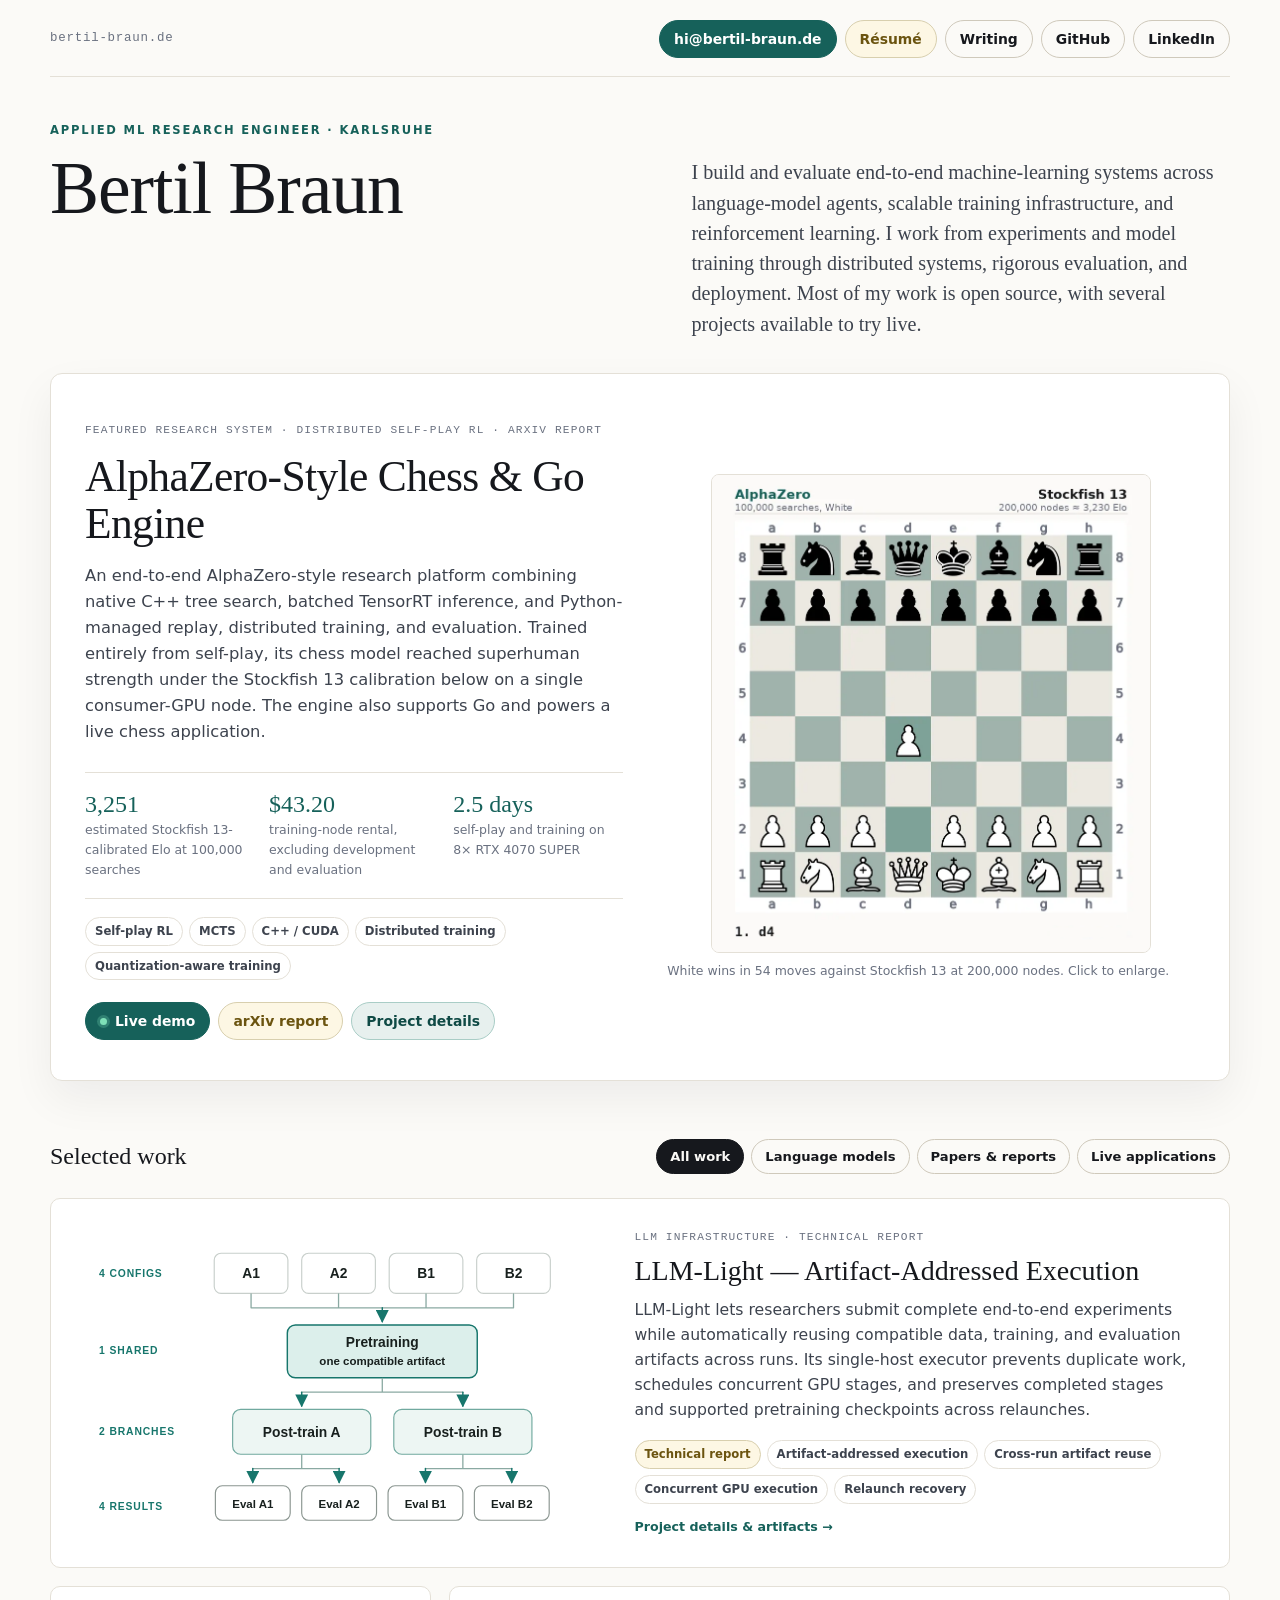
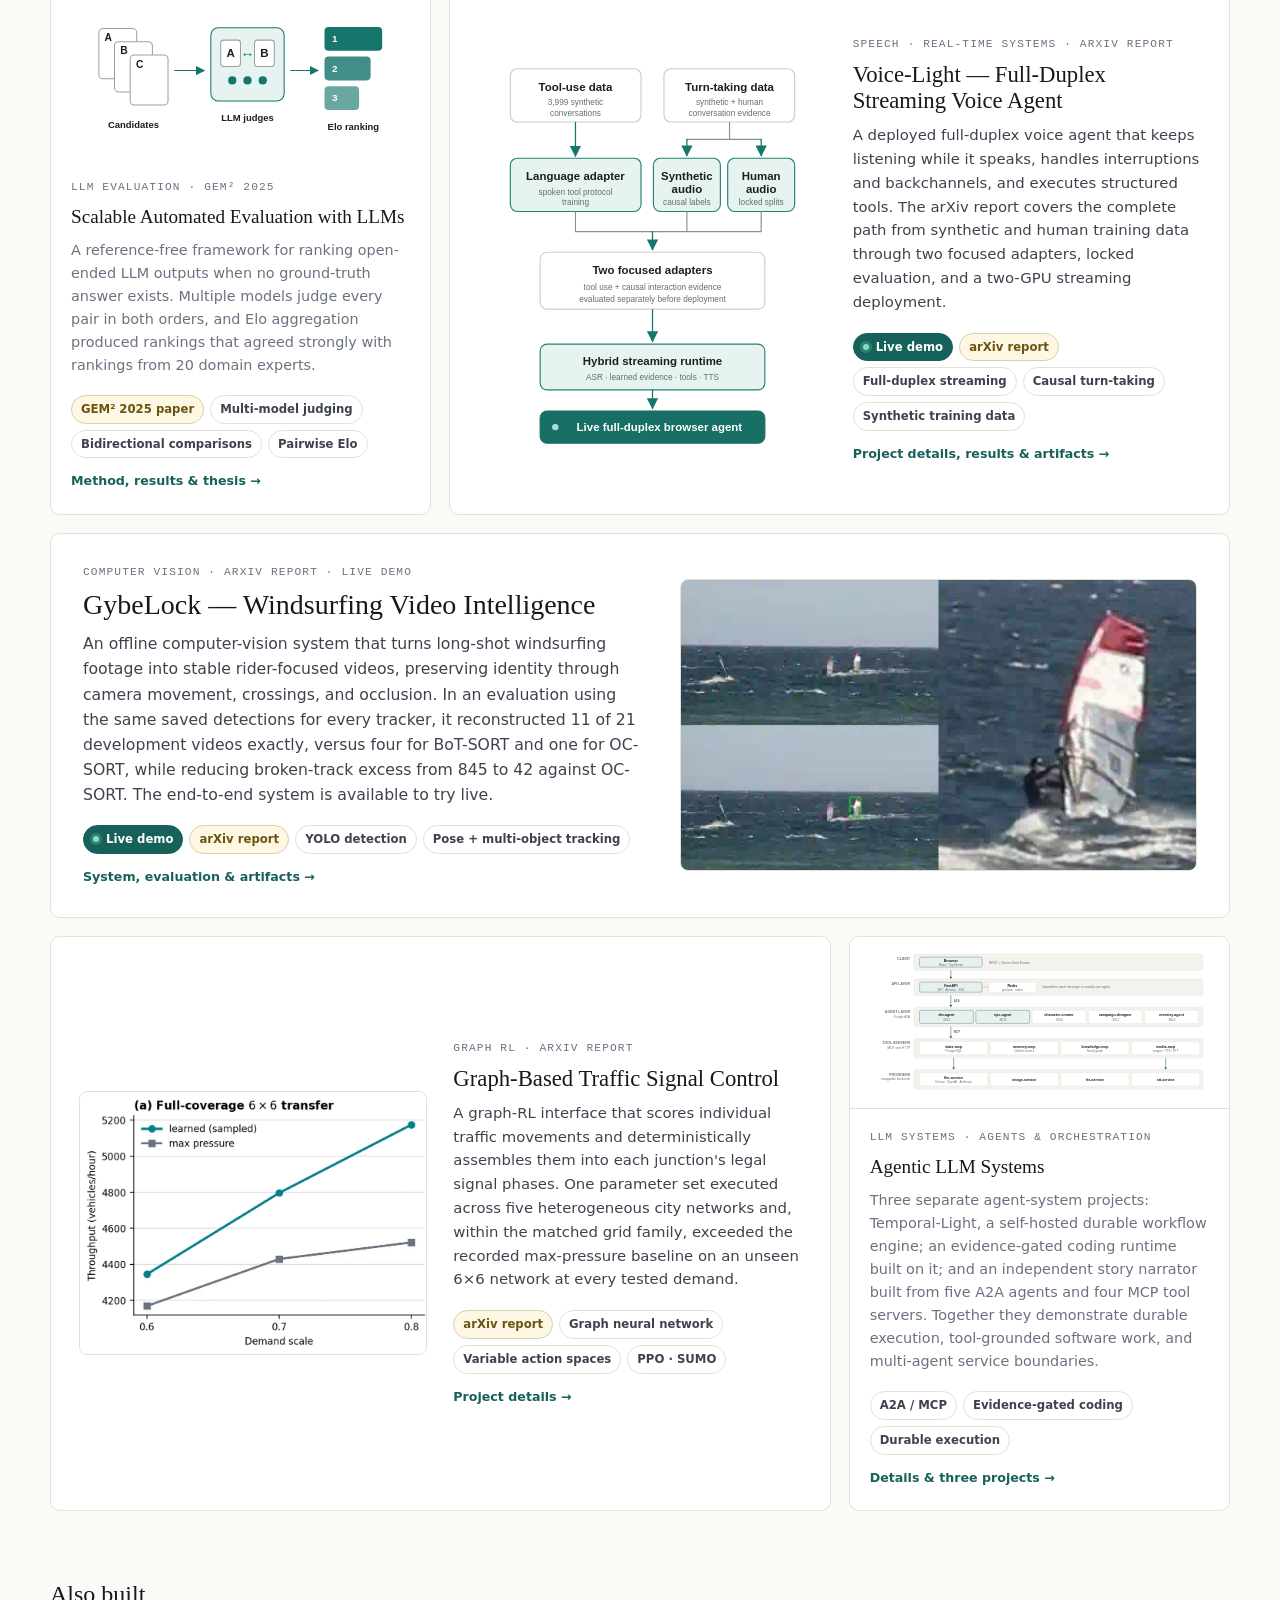
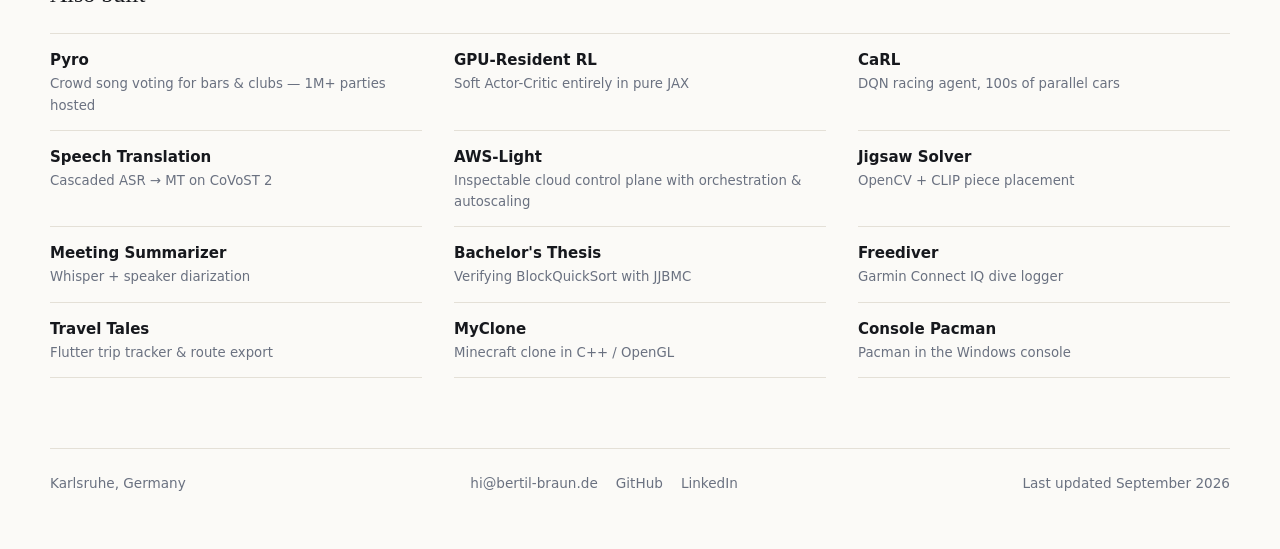
<file: projects/llm-light/index.html>
<!doctype html>
<!-- Generated by tools/build_project_routes.py; edit index.html instead. -->
<html lang="en">
<head>
  <meta charset="utf-8">
  <meta name="viewport" content="width=device-width, initial-scale=1">
  <base href="/">
  <title>LLM-Light — Artifact-Addressed Execution — Bertil Braun</title>
  <meta name="description" content="An experiment system that keeps end-to-end LLM configurations self-contained while reusing compatible work, scheduling concurrent GPU stages, and preserving progress across relaunches.">
  <meta name="author" content="Bertil Braun">
  <link rel="canonical" href="https://bertil-braun.de/projects/llm-light/">
  <meta property="og:type" content="website">
  <meta property="og:title" content="LLM-Light — Artifact-Addressed Execution — Bertil Braun">
  <meta property="og:description" content="An experiment system that keeps end-to-end LLM configurations self-contained while reusing compatible work, scheduling concurrent GPU stages, and preserving progress across relaunches.">
  <meta property="og:url" content="https://bertil-braun.de/projects/llm-light/">
  <meta property="og:image" content="https://bertil-braun.de/assets/social-card.png">
  <meta property="og:image:width" content="1200">
  <meta property="og:image:height" content="630">
  <meta property="og:image:alt" content="Bertil Braun — Applied ML Research Engineer in Karlsruhe, working across language-model agents, scalable training, distributed systems, reinforcement learning, and evaluation.">
  <meta name="twitter:card" content="summary_large_image">
  <meta name="twitter:title" content="LLM-Light — Artifact-Addressed Execution — Bertil Braun">
  <meta name="twitter:description" content="An experiment system that keeps end-to-end LLM configurations self-contained while reusing compatible work, scheduling concurrent GPU stages, and preserving progress across relaunches.">
  <meta name="twitter:image" content="https://bertil-braun.de/assets/social-card.png">
  <meta name="theme-color" content="#fbfaf7">
  <link rel="icon" href="data:image/svg+xml,%3Csvg xmlns='http://www.w3.org/2000/svg' viewBox='0 0 32 32'%3E%3Crect width='32' height='32' rx='7' fill='%2316615a'/%3E%3Ctext x='16' y='22' font-family='Georgia,serif' font-size='17' fill='%23fbfaf7' text-anchor='middle'%3EB%3C/text%3E%3C/svg%3E">
  <style>
    :root {
      color-scheme: light;

      --bg: #fbfaf7;
      --bg-tint: #f4f2ec;
      --panel: #ffffff;
      --ink: #16181d;
      --ink-2: #3d434e;
      --muted: #6a7180;
      --rule: #e4e0d7;
      --rule-strong: #cfc9bb;
      --accent: #16615a;
      --accent-ink: #0f4a45;
      --accent-soft: #e7f0ee;

      --serif: "Iowan Old Style", "Palatino Linotype", Palatino, "Book Antiqua", Georgia, "Times New Roman", serif;
      --sans: Inter, ui-sans-serif, system-ui, -apple-system, BlinkMacSystemFont, "Segoe UI", Roboto, sans-serif;
      --mono: ui-monospace, SFMono-Regular, "SF Mono", Menlo, Consolas, monospace;
    }

    * { box-sizing: border-box; }

    html { -webkit-text-size-adjust: 100%; }

    @media (prefers-reduced-motion: reduce) {
      * { animation-duration: 0.01ms !important; transition-duration: 0.01ms !important; }
    }

    body {
      margin: 0;
      min-height: 100vh;
      background: var(--bg);
      color: var(--ink);
      font-family: var(--sans);
      font-size: 17px;
      line-height: 1.6;
      -webkit-font-smoothing: antialiased;
    }

    a { color: inherit; }
    button { font: inherit; color: inherit; }
    ::selection { background: var(--accent-soft); }

    :focus-visible { outline: 2px solid var(--accent); outline-offset: 3px; border-radius: 3px; }

    .skip { position: absolute; left: -9999px; top: 0; padding: 10px 16px; background: var(--accent); color: #fff; z-index: 90; }
    .skip:focus { left: 12px; top: 12px; }

    .page { width: min(1180px, calc(100% - 48px)); margin: 0 auto; }

    /* ---------------- masthead ---------------- */

    .topbar {
      display: flex;
      flex-wrap: wrap;
      align-items: center;
      justify-content: space-between;
      gap: 12px 20px;
      padding: 20px 0 18px;
      border-bottom: 1px solid var(--rule);
    }

    .wordmark {
      font-family: var(--mono);
      font-size: 0.78rem;
      letter-spacing: 0.06em;
      color: var(--muted);
      text-decoration: none;
    }

    .wordmark:hover { color: var(--ink); }

    .masthead {
      display: grid;
      grid-template-columns: minmax(0, 1fr) minmax(0, 0.92fr);
      grid-template-areas:
        "eyebrow ."
        "name    lede";
      align-items: start;
      gap: 0 56px;
      padding: 44px 0 34px;
    }

    .masthead .eyebrow { grid-area: eyebrow; margin-bottom: 12px; }
    .masthead h1 { grid-area: name; margin: 0; }
    .masthead .lede { grid-area: lede; }

    .eyebrow {
      margin: 0;
      color: var(--accent);
      font-size: 0.72rem;
      font-weight: 700;
      letter-spacing: 0.16em;
      text-transform: uppercase;
    }

    h1 {
      margin: 12px 0 0;
      font-family: var(--serif);
      font-size: clamp(2.6rem, 6.4vw, 4.6rem);
      font-weight: 400;
      line-height: 1;
      letter-spacing: -0.015em;
    }

    .lede {
      max-width: 52ch;
      margin: 0;
      padding-top: 0.28em;
      font-family: var(--serif);
      font-size: clamp(1.08rem, 1.7vw, 1.26rem);
      line-height: 1.5;
      color: var(--ink-2);
    }


    .contact { display: flex; flex-wrap: wrap; align-items: center; gap: 8px; }

    .btn {
      display: inline-flex;
      align-items: center;
      gap: 8px;
      min-height: 38px;
      padding: 7px 14px;
      border: 1px solid var(--rule-strong);
      border-radius: 999px;
      background: transparent;
      color: var(--ink);
      font-size: 0.87rem;
      font-weight: 600;
      text-decoration: none;
      white-space: nowrap;
      cursor: pointer;
      transition: background-color 140ms ease, border-color 140ms ease, color 140ms ease;
    }

    .btn:hover { background: var(--bg-tint); border-color: var(--muted); }

    .btn.primary { border-color: var(--accent); background: var(--accent); color: #fff; }
    .btn.primary:hover { background: var(--accent-ink); border-color: var(--accent-ink); }

    .btn.accent { border-color: #a9cdc6; background: var(--accent-soft); color: var(--accent-ink); }
    .btn.accent:hover { background: #d8e9e5; border-color: var(--accent); }

    .btn.live {
      border-color: var(--accent);
      background: var(--accent);
      color: #fff;
    }

    .btn.live:hover { border-color: var(--accent-ink); background: var(--accent-ink); }

    .btn.paper-link { border-color: #d8cfae; background: #fdf7e4; color: #6b5410; }
    .btn.paper-link:hover { border-color: #b89d45; background: #f8edc7; }

    .btn .dot {
      width: 7px; height: 7px; border-radius: 50%;
      background: #7ee0b8; box-shadow: 0 0 0 3px rgba(126, 224, 184, 0.25);
    }

    /* ---------------- hero project ---------------- */

    .hero {
      display: grid;
      grid-template-columns: minmax(0, 1.02fr) minmax(0, 1fr);
      gap: 44px;
      align-items: center;
      padding: 40px 34px;
      border: 1px solid var(--rule);
      border-radius: 12px;
      background: var(--panel);
      box-shadow: 0 18px 44px rgba(22, 24, 29, 0.06);
      cursor: pointer;
      transition: border-color 140ms ease, box-shadow 140ms ease;
    }

    .hero:hover { border-color: var(--rule-strong); box-shadow: 0 22px 56px rgba(22, 24, 29, 0.1); }

    .hero > figure .shot { max-width: 440px; margin: 0 auto; }

    .kicker {
      display: inline-flex;
      align-items: center;
      gap: 8px;
      color: var(--muted);
      font-family: var(--mono);
      font-size: 0.7rem;
      letter-spacing: 0.1em;
      text-transform: uppercase;
    }

    .hero h2 {
      margin: 12px 0 0;
      font-family: var(--serif);
      font-size: clamp(1.9rem, 3.4vw, 2.75rem);
      font-weight: 400;
      line-height: 1.08;
      letter-spacing: -0.015em;
    }

    .hero > div > p { max-width: 54ch; margin: 16px 0 0; color: var(--ink-2); font-size: 1.02rem; }

    .stats {
      display: grid;
      grid-template-columns: repeat(3, minmax(0, 1fr));
      gap: 14px;
      margin-top: 26px;
      padding: 18px 0;
      border-top: 1px solid var(--rule);
      border-bottom: 1px solid var(--rule);
    }

    .stat b {
      display: block;
      font-family: var(--serif);
      font-size: 1.5rem;
      font-weight: 400;
      line-height: 1.1;
      color: var(--accent);
    }

    .stat span { display: block; margin-top: 3px; color: var(--muted); font-size: 0.78rem; }

    /* ---------------- shared bits ---------------- */

    .chips { display: flex; flex-wrap: wrap; gap: 6px; margin-top: 18px; }

    .chip {
      padding: 4px 9px;
      border: 1px solid var(--rule);
      border-radius: 999px;
      background: var(--panel);
      color: var(--ink-2);
      font-size: 0.73rem;
      font-weight: 600;
      white-space: nowrap;
    }

    .chip.paper { border-color: #d8cfae; background: #fdf7e4; color: #6b5410; }
    .chip.live { border-color: #b6d8cf; background: var(--accent-soft); color: var(--accent-ink); }

    a.chip.live {
      display: inline-flex;
      align-items: center;
      gap: 7px;
      border-color: var(--accent);
      background: var(--accent);
      color: #fff;
      text-decoration: none;
    }

    a.chip.live:hover { background: var(--accent-ink); border-color: var(--accent-ink); }

    a.chip.paper { text-decoration: none; }
    a.chip.paper:hover { border-color: #b89d45; background: #f8edc7; }

    .chip.live .dot {
      width: 6px;
      height: 6px;
      border-radius: 50%;
      background: #7ee0b8;
      box-shadow: 0 0 0 3px rgba(126, 224, 184, 0.25);
    }

    .actions { display: flex; flex-wrap: wrap; gap: 8px; margin-top: 22px; }

    figure { margin: 0; }

    .shot { position: relative; display: block; width: 100%; padding: 0; border: 0; background: none; cursor: zoom-in; }

    .shot img {
      display: block;
      width: 100%;
      height: auto;
      border: 1px solid var(--rule);
      border-radius: 8px;
      background: var(--panel);
    }

    .shot::after {
      content: "⤢";
      position: absolute;
      right: 10px;
      bottom: 10px;
      width: 26px;
      height: 26px;
      display: grid;
      place-items: center;
      border-radius: 6px;
      background: rgba(22, 24, 29, 0.62);
      color: #fff;
      font-size: 0.78rem;
      opacity: 0;
      transition: opacity 140ms ease;
    }

    .shot:hover::after, .shot:focus-visible::after { opacity: 1; }

    figcaption { margin-top: 8px; color: var(--muted); font-size: 0.78rem; }

    /* ---------------- work section ---------------- */

    .work { padding-top: 56px; }

    .work-head {
      display: flex;
      flex-wrap: wrap;
      align-items: center;
      justify-content: space-between;
      gap: 14px 24px;
      margin-bottom: 22px;
    }

    h3.section-title {
      margin: 0;
      font-family: var(--serif);
      font-size: 1.5rem;
      font-weight: 400;
    }

    .filters { display: flex; flex-wrap: wrap; gap: 7px; }

    .filter {
      padding: 6px 13px;
      border: 1px solid var(--rule-strong);
      border-radius: 999px;
      background: transparent;
      font-size: 0.82rem;
      font-weight: 600;
      cursor: pointer;
      transition: background-color 140ms ease, color 140ms ease, border-color 140ms ease;
    }

    .filter:hover { background: var(--bg-tint); }
    .filter[aria-pressed="true"] { border-color: var(--ink); background: var(--ink); color: var(--bg); }

    .mosaic {
      display: grid;
      grid-template-columns: repeat(3, minmax(0, 1fr));
      gap: 18px;
    }

    .tile {
      display: flex;
      flex-direction: column;
      border: 1px solid var(--rule);
      border-radius: 10px;
      background: var(--panel);
      text-align: left;
      overflow: hidden;
      cursor: pointer;
      transition: border-color 140ms ease, box-shadow 140ms ease, transform 140ms ease;
    }

    .tile:hover, .tile:focus-visible {
      border-color: var(--rule-strong);
      box-shadow: 0 16px 38px rgba(22, 24, 29, 0.08);
      transform: translateY(-2px);
    }

    [hidden] { display: none !important; }

    .thumb {
      height: 172px;
      border-bottom: 1px solid var(--rule);
      background: var(--bg-tint);
      overflow: hidden;
    }

    .thumb img { display: block; width: 100%; height: 100%; object-fit: cover; object-position: top center; }

    .thumb.fit {
      display: flex;
      align-items: center;
      justify-content: center;
      padding: 12px;
      background: var(--panel);
    }

    .thumb.fit img { width: auto; max-width: 100%; height: 100%; object-fit: contain; }

    .tile-body { display: flex; flex-direction: column; flex: 1; padding: 20px 20px 22px; }

    .tile h4 {
      margin: 8px 0 0;
      font-family: var(--serif);
      font-size: 1.2rem;
      font-weight: 400;
      line-height: 1.25;
    }

    .tile p { margin: 10px 0 0; color: var(--muted); font-size: 0.9rem; }

    .tile .chips { margin-top: auto; padding-top: 18px; }

    .cue { margin-top: 13px; color: var(--accent); font-size: 0.79rem; font-weight: 650; text-decoration: none; }
    .cue:hover { color: var(--accent-ink); text-decoration: underline; text-underline-offset: 3px; }

    /* --- wide tiles: media beside text, side alternates --- */

    .tile.wide {
      grid-column: span 3;
      display: grid;
      grid-template-columns: minmax(0, 0.92fr) minmax(0, 1fr);
      align-items: center;
      gap: 34px;
      padding: 30px 32px;
    }

    .tile.wide.media-right { grid-template-columns: minmax(0, 1fr) minmax(0, 0.92fr); }

    .tile.wide.span2 {
      grid-column: span 2;
      gap: 26px;
      padding: 26px 28px;
    }

    .tile.wide.span2 h4 { font-size: clamp(1.2rem, 1.8vw, 1.42rem); }
    .tile.wide.span2 p { font-size: 0.93rem; }
    .tile.wide.span2 { grid-template-columns: minmax(0, 1fr) minmax(0, 1fr); }
    .tile.wide.span2 .tile-media img { max-height: 300px; }

    .tile.wide.span2 .tile-media.voice-portrait {
      display: flex;
      align-items: center;
      justify-content: center;
    }

    .tile.wide.span2 .tile-media.voice-portrait img {
      width: auto;
      max-width: 100%;
      max-height: 390px;
    }

    .tile.wide .tile-media { order: 0; }
    .tile.wide.media-right .tile-media { order: 2; }

    .tile.wide .tile-media img {
      display: block;
      width: 100%;
      height: auto;
      max-height: 300px;
      object-fit: contain;
      border: 1px solid var(--rule);
      border-radius: 8px;
      background: var(--panel);
    }

    .tile.wide .tile-body { padding: 0; }

    .tile.wide h4 { font-size: clamp(1.35rem, 2.3vw, 1.75rem); line-height: 1.14; }
    .tile.wide p { color: var(--ink-2); font-size: 0.98rem; }
    .tile.wide .chips { margin-top: 18px; padding-top: 0; }

    /* Filtered results use a regular comparison grid instead of retaining editorial spans. */

    .mosaic.is-filtered { grid-template-columns: repeat(2, minmax(0, 1fr)); }

    .mosaic.is-filtered .tile,
    .mosaic.is-filtered .tile.wide,
    .mosaic.is-filtered .tile.wide.media-right,
    .mosaic.is-filtered .tile.wide.span2 {
      grid-column: auto;
      display: flex;
      gap: 0;
      padding: 0;
    }

    .mosaic.is-filtered .tile.wide .tile-media {
      order: 0;
      height: 172px;
      padding: 12px;
      border-bottom: 1px solid var(--rule);
      background: var(--bg-tint);
    }

    .mosaic.is-filtered .tile.wide .tile-media .shot {
      height: 100%;
      overflow: hidden;
    }

    .mosaic.is-filtered .tile.wide .tile-media img {
      width: 100%;
      height: 100%;
      max-height: none;
      border: 0;
      border-radius: 0;
      background: transparent;
      object-fit: contain;
    }

    .mosaic.is-filtered .tile.wide .tile-body { padding: 20px 20px 22px; }
    .mosaic.is-filtered .tile.wide h4 { font-size: 1.2rem; line-height: 1.25; }
    .mosaic.is-filtered .tile.wide p { color: var(--muted); font-size: 0.9rem; }
    .mosaic.is-filtered .tile.wide .chips { margin-top: auto; padding-top: 18px; }

    .empty { grid-column: 1 / -1; padding: 36px 0; color: var(--muted); font-size: 0.92rem; }

    /* ---------------- also built ---------------- */

    .also-head { margin: 64px 0 0; }
    .also-head[hidden], .also[hidden] { display: none; }

    .also {
      display: grid;
      grid-template-columns: repeat(auto-fill, minmax(300px, 1fr));
      gap: 0 32px;
      margin-top: 20px;
      border-top: 1px solid var(--rule);
    }

    .also a { display: block; padding: 14px 0; border-bottom: 1px solid var(--rule); text-decoration: none; transition: color 140ms ease; }
    .also a[hidden] { display: none; }
    .also a:hover { color: var(--accent); }
    .also .name { display: block; font-weight: 650; font-size: 0.94rem; }
    .also .what { display: block; margin-top: 1px; color: var(--muted); font-size: 0.83rem; }

    /* ---------------- footer ---------------- */

    footer {
      display: flex;
      flex-wrap: wrap;
      justify-content: space-between;
      gap: 12px 24px;
      margin-top: 70px;
      padding: 24px 0 54px;
      border-top: 1px solid var(--rule);
      color: var(--muted);
      font-size: 0.85rem;
    }

    footer a { color: var(--muted); text-decoration: none; }
    footer a:hover { color: var(--accent); }
    .footer-links { display: flex; flex-wrap: wrap; gap: 18px; }

    /* ---------------- modal ---------------- */

    .backdrop {
      position: fixed;
      inset: 0;
      z-index: 40;
      display: none;
      align-items: center;
      justify-content: center;
      padding: 28px;
      background: rgba(22, 24, 29, 0.42);
      backdrop-filter: blur(6px);
    }

    .backdrop.open { display: flex; }

    .modal {
      width: min(1000px, 100%);
      max-height: min(880px, calc(100vh - 56px));
      overflow: auto;
      border-radius: 12px;
      background: var(--panel);
      box-shadow: 0 30px 90px rgba(12, 14, 20, 0.32);
    }

    .modal-head {
      position: sticky;
      top: 0;
      z-index: 2;
      display: flex;
      align-items: flex-start;
      justify-content: space-between;
      gap: 18px;
      padding: 24px 26px 16px;
      border-bottom: 1px solid var(--rule);
      background: var(--panel);
    }

    .modal-head h1 { margin: 0; font-family: var(--serif); font-size: 1.48rem; font-weight: 400; line-height: 1.2; }

    .modal-kicker {
      margin: 0 0 6px;
      color: var(--accent);
      font-size: 0.68rem;
      font-weight: 700;
      letter-spacing: 0.14em;
      text-transform: uppercase;
    }

    .modal-close {
      flex: none;
      width: 36px; height: 36px;
      border: 1px solid var(--rule-strong);
      border-radius: 999px;
      background: var(--panel);
      color: var(--muted);
      font-size: 1.2rem;
      line-height: 1;
      cursor: pointer;
    }
    .modal-close:hover { background: var(--bg-tint); color: var(--ink); }

    .modal-body { padding: 24px 26px 30px; }

    .modal-body > .cols {
      display: grid;
      grid-template-columns: minmax(0, 1fr) minmax(300px, 400px);
      gap: 28px;
    }

    .modal-body p { margin: 0; color: var(--ink-2); font-size: 0.97rem; }
    .modal-body ul { margin: 16px 0 0; padding-left: 18px; color: var(--ink-2); font-size: 0.94rem; }
    .modal-body li + li { margin-top: 8px; }
    .modal-body code { font-family: var(--mono); font-size: 0.88em; background: var(--bg-tint); padding: 1px 5px; border-radius: 4px; }

    .modal-media { display: grid; align-content: start; gap: 18px; }


    .facts-table { width: 100%; margin-top: 18px; border-collapse: collapse; font-size: 0.88rem; }
    .facts-table th, .facts-table td { padding: 7px 10px; border-bottom: 1px solid var(--rule); text-align: left; }
    .facts-table th { color: var(--muted); font-weight: 650; font-size: 0.76rem; letter-spacing: 0.04em; text-transform: uppercase; }
    .facts-table td:first-child { color: var(--ink-2); }
    .facts-table td b { font-weight: 700; }

    .refs { margin-top: 22px; padding-top: 16px; border-top: 1px solid var(--rule); }

    .refs h5 {
      margin: 0 0 10px;
      font-family: var(--sans);
      font-size: 0.68rem;
      font-weight: 700;
      letter-spacing: 0.14em;
      text-transform: uppercase;
      color: var(--muted);
    }

    .refs .cite { margin: 0 0 12px; font-family: var(--serif); font-size: 0.94rem; color: var(--ink-2); }
    .refs .cite .t { font-style: italic; }

    .note {
      margin-top: 16px;
      padding: 12px 14px;
      border-left: 2px solid var(--rule-strong);
      color: var(--muted);
      font-size: 0.86rem;
    }

    .detail-section + .detail-section { margin-top: 24px; }
    .detail-section h3 {
      margin: 0 0 9px;
      font-family: var(--sans);
      font-size: 0.72rem;
      font-weight: 750;
      letter-spacing: 0.12em;
      text-transform: uppercase;
      color: var(--accent);
    }

    .writing-list { display: grid; gap: 0; }

    .writing-item {
      display: grid;
      grid-template-columns: minmax(0, 1fr) auto;
      align-items: center;
      gap: 18px;
      padding: 18px 0;
      border-bottom: 1px solid var(--rule);
    }

    .writing-item:first-child { padding-top: 0; }
    .writing-item:last-child { padding-bottom: 0; border-bottom: 0; }

    .writing-item h3 {
      margin: 3px 0 5px;
      font-family: var(--serif);
      font-size: 1.12rem;
      font-weight: 400;
      line-height: 1.3;
    }

    .writing-item .writing-meta {
      color: var(--accent);
      font-family: var(--mono);
      font-size: 0.68rem;
      font-weight: 700;
      letter-spacing: 0.09em;
      text-transform: uppercase;
    }

    .writing-item .writing-summary { max-width: 70ch; font-size: 0.9rem; }
    .writing-item > .btn { justify-self: end; }

    /* ---------------- lightbox ---------------- */

    .lightbox {
      position: fixed;
      inset: 0;
      z-index: 70;
      display: none;
      flex-direction: column;
      align-items: center;
      justify-content: center;
      gap: 14px;
      padding: 32px;
      background: rgba(12, 14, 18, 0.93);
      cursor: zoom-out;
    }

    .lightbox.open { display: flex; }

    .lightbox img {
      max-width: min(1400px, 100%);
      max-height: calc(100vh - 130px);
      object-fit: contain;
      border-radius: 6px;
      background: #fff;
    }

    .lightbox figcaption { max-width: 74ch; color: #e7e5df; font-size: 0.88rem; text-align: center; }

    .lightbox-close {
      position: absolute;
      top: 18px; right: 18px;
      width: 40px; height: 40px;
      border: 1px solid rgba(255, 255, 255, 0.35);
      border-radius: 999px;
      background: transparent;
      color: #fff;
      font-size: 1.3rem;
      line-height: 1;
      cursor: pointer;
    }
    .lightbox-close:hover { background: rgba(255, 255, 255, 0.14); }

    /* ---------------- responsive ---------------- */

    @media (max-width: 1000px) {
      .mosaic { grid-template-columns: repeat(2, minmax(0, 1fr)); }
      .tile.wide { grid-column: span 2; }
      .tile.wide.span2 {
        grid-column: span 1;
        display: flex;
        gap: 0;
        padding: 0;
      }
      .tile.wide.span2 .tile-media {
        order: 0;
        height: 172px;
        padding: 12px;
        border-bottom: 1px solid var(--rule);
        background: var(--bg-tint);
      }
      .tile.wide.span2 .tile-media img {
        width: 100%;
        height: 100%;
        max-height: none;
        border: 0;
        border-radius: 0;
        background: transparent;
        object-fit: contain;
      }
      .tile.wide.span2 .tile-media.voice-portrait { height: 320px; }
      .tile.wide.span2 .tile-media.voice-portrait img {
        width: auto;
        height: 100%;
      }
      .tile.wide.span2 .tile-body { padding: 20px 20px 22px; }
      .tile.wide.span2 h4 { font-size: 1.2rem; line-height: 1.25; }
      .tile.wide.span2 p { color: var(--muted); font-size: 0.9rem; }
      .tile.wide.span2 .chips { margin-top: auto; padding-top: 18px; }
    }

    @media (max-width: 860px) {
      body { font-size: 16px; }
      .page { width: min(100% - 32px, 1180px); }
      .masthead {
        grid-template-columns: 1fr;
        grid-template-areas: "eyebrow" "name" "lede";
        gap: 0;
        padding-top: 40px;
      }
      .masthead .lede { padding-top: 18px; }
      .contact { justify-content: flex-start; }
      .hero { grid-template-columns: 1fr; gap: 26px; padding: 26px 22px; }
      .hero > figure { order: 2; }
      .work-head { align-items: stretch; }
      .filters { display: grid; grid-template-columns: repeat(2, minmax(0, 1fr)); width: 100%; }
      .filter { min-width: 0; text-align: center; }
      .mosaic { grid-template-columns: minmax(0, 1fr); gap: 16px; }
      .mosaic.is-filtered { grid-template-columns: minmax(0, 1fr); }
      .tile { min-width: 0; }
      .tile.wide, .tile.wide.media-right, .tile.wide.span2 {
        grid-column: 1 / -1;
        display: flex;
        grid-template-columns: minmax(0, 1fr);
        gap: 0;
        padding: 0;
      }
      .tile.wide .tile-media, .tile.wide.media-right .tile-media, .tile.wide.span2 .tile-media {
        order: 0;
        height: 184px;
        padding: 12px;
        border-bottom: 1px solid var(--rule);
        background: var(--bg-tint);
      }
      .mosaic.is-filtered .tile.wide .tile-media { height: 184px; }
      .tile.wide .tile-media img, .tile.wide.span2 .tile-media img {
        width: 100%;
        height: 100%;
        max-height: none;
        border: 0;
        border-radius: 0;
        background: transparent;
        object-fit: contain;
      }
      .tile.wide .tile-media.voice-portrait,
      .tile.wide.span2 .tile-media.voice-portrait {
        height: 390px;
        padding: 16px;
      }
      .tile.wide .tile-media.voice-portrait img,
      .tile.wide.span2 .tile-media.voice-portrait img {
        width: auto;
        height: 100%;
      }
      .tile.wide .tile-body, .tile.wide.span2 .tile-body { padding: 20px 20px 22px; }
      .thumb { height: 184px; }
      .tile p, .tile.wide p, .tile.wide.span2 p { font-size: 0.9rem; line-height: 1.55; }
      .backdrop { padding: 0; }
      .modal { max-height: 100vh; height: 100%; border-radius: 0; }
      .modal-body > .cols { grid-template-columns: 1fr; gap: 22px; }
      .modal-body { padding: 20px; }
      .modal-head { padding: 20px 20px 14px; }
      .writing-item { grid-template-columns: 1fr; gap: 12px; }
      .writing-item > .btn { justify-self: start; }
      .lightbox { padding: 16px; }
    }

    .tile .diagram-media,
    .tile.wide .tile-media.diagram-media,
    .tile.wide.span2 .tile-media.diagram-media {
      border-bottom: 0;
      background: transparent;
    }

    .tile .diagram-media img,
    .tile.wide .tile-media.diagram-media img,
    .tile.wide.span2 .tile-media.diagram-media img {
      border: 0;
      border-radius: 0;
      background: transparent;
    }

    .diagram-figure img { display: block; width: 100%; height: auto; }

    @media print {
      .backdrop, .lightbox, .filters, .cue { display: none !important; }
      body { background: #fff; }
    }
  </style>
</head>
<body>
  <a class="skip" href="#work">Skip to projects</a>

  <div class="page">
    <div class="topbar">
      <a class="wordmark" href="/">bertil-braun.de</a>
      <nav class="contact" aria-label="Contact and profiles">
        <a class="btn primary" href="mailto:hi@bertil-braun.de">hi@bertil-braun.de</a>
        <a class="btn paper-link" href="assets/bertil-braun-cv.pdf?v=20260930-public" target="_blank" rel="noopener">Résumé</a>
        <button class="btn" type="button" id="writing-button" aria-haspopup="dialog" aria-controls="modal">Writing</button>
        <a class="btn" href="https://github.com/BertilBraun" target="_blank" rel="noopener">GitHub</a>
        <a class="btn" href="https://www.linkedin.com/in/bertil-braun" target="_blank" rel="noopener">LinkedIn</a>
      </nav>
    </div>

    <header class="masthead">
      <p class="eyebrow">Applied ML Research Engineer · Karlsruhe</p>
      <h1>Bertil&nbsp;Braun</h1>
      <p class="lede">
        I build and evaluate end-to-end machine-learning systems across language-model agents,
        scalable training infrastructure, and reinforcement learning. I work from experiments and
        model training through distributed systems, rigorous evaluation, and deployment. Most of
        my work is open source, with several projects available to try live.
      </p>
    </header>

    <main id="work">
      <!-- ============ hero project ============ -->
      <article class="hero" data-open="chess">
        <div>
          <span class="kicker">Featured research system · Distributed self-play RL · arXiv report</span>
          <h2>AlphaZero-Style Chess &amp; Go Engine</h2>
          <p>
            An end-to-end AlphaZero-style research platform combining native C++ tree search,
            batched TensorRT inference, and Python-managed replay, distributed training, and
            evaluation. Trained entirely from self-play, its chess model reached superhuman
            strength under the Stockfish 13 calibration below on a single consumer-GPU node.
            The engine also supports Go and powers a live chess application.
          </p>
          <div class="stats">
            <span class="stat"><b>3,251</b><span>estimated Stockfish 13-calibrated Elo at 100,000 searches</span></span>
            <span class="stat"><b>$43.20</b><span>training-node rental, excluding development and evaluation</span></span>
            <span class="stat"><b>2.5 days</b><span>self-play and training on 8× RTX 4070 SUPER</span></span>
          </div>
          <div class="chips">
            <span class="chip">Self-play RL</span>
            <span class="chip">MCTS</span>
            <span class="chip">C++ / CUDA</span>
            <span class="chip">Distributed training</span>
            <span class="chip">Quantization-aware training</span>
          </div>
          <div class="actions">
            <a class="btn live" href="https://chess.bertil-braun.de/" target="_blank" rel="noopener" data-stop>
              <span class="dot" aria-hidden="true"></span> Live demo
            </a>
            <a class="btn paper-link" href="https://arxiv.org/abs/2609.37447" target="_blank" rel="noopener" data-stop>arXiv report</a>
            <a class="btn accent" href="/projects/alphazero/" data-project-link="chess">Project details</a>
          </div>
        </div>
        <figure>
          <button class="shot" type="button" data-stop
                  data-src="assets/chess-game.webp?v=game74-elo"
                  data-caption="Game 74 of the final evaluation: checkpoint 1026 plays White at 100,000 searches per move against Stockfish 13 at 200,000 nodes. After the fixed eight-move opening, the game ends with 54. Qf7#. The model scored 25 wins, 56 draws, and 19 losses across this 100-game match.">
            <img src="assets/chess-game.webp?v=game74-elo" alt="AlphaZero playing White at 100,000 searches against Stockfish 13 at 200,000 nodes, winning with 54. Qf7 checkmate" width="883" height="962">
          </button>
          <figcaption>White wins in 54 moves against Stockfish 13 at 200,000 nodes. Click to enlarge.</figcaption>
        </figure>
      </article>

      <!-- ============ mosaic ============ -->
      <section class="work" aria-labelledby="work-title">
        <div class="work-head">
          <h3 class="section-title" id="work-title">Selected work</h3>
          <div class="filters" role="group" aria-label="Filter selected and additional work">
            <button class="filter" type="button" data-filter="all" aria-pressed="true">All work</button>
            <button class="filter" type="button" data-filter="language" aria-pressed="false">Language models</button>
            <button class="filter" type="button" data-filter="publication" aria-pressed="false">Papers &amp; reports</button>
            <button class="filter" type="button" data-filter="live" aria-pressed="false">Live applications</button>
          </div>
        </div>

        <div class="mosaic" id="mosaic">

          <article class="tile wide" data-open="llm-light" data-tags="language publication">
            <figure class="tile-media diagram-media">
              <img src="assets/llm-light-card.svg" alt="Four complete experiment configurations resolve to one shared pretraining artifact, two post-training artifacts, and four evaluation artifacts" loading="lazy" decoding="async">
            </figure>
            <div class="tile-body">
              <span class="kicker">LLM infrastructure · Technical report</span>
              <h4>LLM-Light — Artifact-Addressed Execution</h4>
              <p>
                LLM-Light lets researchers submit complete end-to-end experiments while automatically
                reusing compatible data, training, and evaluation artifacts across runs. Its
                single-host executor prevents duplicate work, schedules concurrent GPU stages,
                and preserves completed stages and supported pretraining checkpoints across relaunches.
              </p>
              <div class="chips">
                <a class="chip paper" href="https://github.com/BertilBraun/LLM-Light/releases/download/Technical-Report/artifact-addressed-execution-llm-light.pdf" target="_blank" rel="noopener" data-stop>Technical report</a>
                <span class="chip">Artifact-addressed execution</span>
                <span class="chip">Cross-run artifact reuse</span>
                <span class="chip">Concurrent GPU execution</span>
                <span class="chip">Relaunch recovery</span>
              </div>
              <a class="cue" href="/projects/llm-light/" data-project-link="llm-light">Project details &amp; artifacts →</a>
            </div>
          </article>

          <article class="tile" data-open="llm-eval" data-tags="language publication">
            <span class="thumb fit diagram-media"><img src="assets/llm-eval-card.svg" alt="Candidate outputs are compared in both orders by multiple language-model judges and aggregated into an Elo ranking" loading="lazy" decoding="async"></span>
            <div class="tile-body">
              <span class="kicker">LLM evaluation · GEM² 2025</span>
              <h4>Scalable Automated Evaluation with LLMs</h4>
              <p>A reference-free framework for ranking open-ended LLM outputs when no ground-truth answer exists. Multiple models judge every pair in both orders, and Elo aggregation produced rankings that agreed strongly with rankings from 20 domain experts.</p>
              <div class="chips">
                <a class="chip paper" href="https://aclanthology.org/2025.gem-1.28/" target="_blank" rel="noopener" data-stop>GEM² 2025 paper</a>
                <span class="chip">Multi-model judging</span>
                <span class="chip">Bidirectional comparisons</span>
                <span class="chip">Pairwise Elo</span>
              </div>
              <a class="cue" href="/projects/scalable-llm-evaluation/" data-project-link="llm-eval">Method, results &amp; thesis →</a>
            </div>
          </article>

          <article class="tile wide span2" data-open="voice-light" data-tags="language publication live">
            <figure class="tile-media voice-portrait diagram-media">
              <img src="assets/voice-light-card.svg" alt="Tool-use and turn-taking data feed two focused adapters and a hybrid streaming runtime for the live full-duplex browser agent" loading="lazy" decoding="async">
            </figure>
            <div class="tile-body">
              <span class="kicker">Speech · Real-time systems · arXiv report</span>
              <h4>Voice-Light — Full-Duplex Streaming Voice Agent</h4>
              <p>A deployed full-duplex voice agent that keeps listening while it speaks, handles interruptions and backchannels, and executes structured tools. The arXiv report covers the complete path from synthetic and human training data through two focused adapters, locked evaluation, and a two-GPU streaming deployment.</p>
              <div class="chips">
                <a class="chip live" href="https://voice.bertil-braun.de" target="_blank" rel="noopener" data-stop>
                  <span class="dot" aria-hidden="true"></span> Live demo
                </a>
                <a class="chip paper" href="https://arxiv.org/abs/2609.20995" target="_blank" rel="noopener" data-stop>arXiv report</a>
                <span class="chip">Full-duplex streaming</span>
                <span class="chip">Causal turn-taking</span>
                <span class="chip">Synthetic training data</span>
              </div>
              <a class="cue" href="/projects/voice-light/" data-project-link="voice-light">Project details, results &amp; artifacts →</a>
            </div>
          </article>

          <article class="tile wide media-right" data-open="gybelock" data-tags="live publication">
            <figure class="tile-media">
              <button class="shot" type="button" data-stop
                      data-src="assets/gybelock.webp"
                      data-caption="Top left: the original beach-shot footage. Bottom left: detections and tracks, with the selected rider boxed. Right: the stabilised focused view that follows that rider.">
                <img src="assets/gybelock.webp" alt="Windsurfing footage with rider detections and a stabilised focused view of one selected rider" loading="lazy" decoding="async">
              </button>
            </figure>
            <div class="tile-body">
              <span class="kicker">Computer vision · arXiv report · Live demo</span>
              <h4>GybeLock — Windsurfing Video Intelligence</h4>
              <p>
                An offline computer-vision system that turns long-shot windsurfing footage into
                stable rider-focused videos, preserving identity through camera movement, crossings,
                and occlusion. In an evaluation using the same saved detections for every tracker, it
                reconstructed 11 of 21 development videos exactly, versus four for BoT-SORT and one
                for OC-SORT, while reducing broken-track excess from 845 to 42 against OC-SORT. The
                end-to-end system is available to try live.
              </p>
              <div class="chips">
                <a class="chip live" href="https://gybelock.bertil-braun.de" target="_blank" rel="noopener" data-stop>
                  <span class="dot" aria-hidden="true"></span> Live demo
                </a>
                <a class="chip paper" href="https://arxiv.org/abs/2609.24492" target="_blank" rel="noopener" data-stop>arXiv report</a>
                <span class="chip">YOLO detection</span>
                <span class="chip">Pose + multi-object tracking</span>
              </div>
              <a class="cue" href="/projects/gybelock/" data-project-link="gybelock">System, evaluation &amp; artifacts →</a>
            </div>
          </article>

          <article class="tile wide span2" data-open="gnn" data-tags="publication">
            <figure class="tile-media">
              <button class="shot" type="button" data-stop
                      data-src="assets/gnn-results.webp"
                      data-caption="Left: sampled control versus max pressure on an unseen 6×6 grid, by demand — the learned policy is ahead at every demand level. Right: each city normalised by its own strongest non-learned baseline; anything up and to the right of the crosshair beats every non-learned controller on both throughput and completion.">
                <img src="assets/gnn-transfer.webp" alt="Line chart: learned control versus max pressure throughput on an unseen 6x6 grid across three demand levels" loading="lazy" decoding="async">
              </button>
            </figure>
            <div class="tile-body">
              <span class="kicker">Graph RL · arXiv report</span>
              <h4>Graph-Based Traffic Signal Control</h4>
              <p>
                A graph-RL interface that scores individual traffic movements and deterministically
                assembles them into each junction's legal signal phases. One parameter set executed
                across five heterogeneous city networks and, within the matched grid family,
                exceeded the recorded max-pressure baseline on an unseen 6×6 network at every tested demand.
              </p>
              <div class="chips">
                <a class="chip paper" href="https://arxiv.org/abs/2607.21831" target="_blank" rel="noopener" data-stop>arXiv report</a>
                <span class="chip">Graph neural network</span>
                <span class="chip">Variable action spaces</span>
                <span class="chip">PPO · SUMO</span>
              </div>
              <a class="cue" href="/projects/traffic-signal-control/" data-project-link="gnn">Project details →</a>
            </div>
          </article>

          <article class="tile" data-open="agentic" data-tags="language">
            <span class="thumb fit"><img src="assets/agentic.svg" alt="Layered architecture diagram for the independent multi-agent story narrator" loading="lazy" decoding="async"></span>
            <div class="tile-body">
              <span class="kicker">LLM systems · Agents &amp; orchestration</span>
              <h4>Agentic LLM Systems</h4>
              <p>Three separate agent-system projects: Temporal-Light, a self-hosted durable workflow engine; an evidence-gated coding runtime built on it; and an independent story narrator built from five A2A agents and four MCP tool servers. Together they demonstrate durable execution, tool-grounded software work, and multi-agent service boundaries.</p>
              <div class="chips">
                <span class="chip">A2A / MCP</span>
                <span class="chip">Evidence-gated coding</span>
                <span class="chip">Durable execution</span>
              </div>
              <a class="cue" href="/projects/agentic-llm-systems/" data-project-link="agentic">Details &amp; three projects →</a>
            </div>
          </article>

          <p class="empty" id="empty" hidden>No projects in that area.</p>
        </div>

        <div class="also-head" id="also-head">
          <h3 class="section-title">Also built</h3>
        </div>
        <div class="also" id="also">
          <a href="https://pyro.vote/" target="_blank" rel="noopener" data-tags="live"><span class="name">Pyro</span><span class="what">Crowd song voting for bars &amp; clubs — 1M+ parties hosted</span></a>
          <a href="https://github.com/BertilBraun/RL-entirely-on-GPU" target="_blank" rel="noopener" data-tags=""><span class="name">GPU-Resident RL</span><span class="what">Soft Actor-Critic entirely in pure JAX</span></a>
          <a href="https://github.com/BertilBraun/CaRL" target="_blank" rel="noopener" data-tags=""><span class="name">CaRL</span><span class="what">DQN racing agent, 100s of parallel cars</span></a>
          <a href="https://github.com/BertilBraun/Advanced-Improvement-in-Speech-Translation" target="_blank" rel="noopener" data-tags="language"><span class="name">Speech Translation</span><span class="what">Cascaded ASR → MT on CoVoST 2</span></a>
          <a href="/projects/aws-light/" data-project-link="aws-light" data-tags=""><span class="name">AWS-Light</span><span class="what">Inspectable cloud control plane with orchestration &amp; autoscaling</span></a>
          <a href="https://github.com/BertilBraun/Jigsaw-Puzzle-Solver" target="_blank" rel="noopener" data-tags=""><span class="name">Jigsaw Solver</span><span class="what">OpenCV + CLIP piece placement</span></a>
          <a href="https://github.com/BertilBraun/Meeting-Summarizer" target="_blank" rel="noopener" data-tags="language"><span class="name">Meeting Summarizer</span><span class="what">Whisper + speaker diarization</span></a>
          <a href="https://github.com/BertilBraun/BachelorsThesis" target="_blank" rel="noopener" data-tags="publication"><span class="name">Bachelor's Thesis</span><span class="what">Verifying BlockQuickSort with JJBMC</span></a>
          <a href="https://github.com/BertilBraun/Freediver" target="_blank" rel="noopener" data-tags=""><span class="name">Freediver</span><span class="what">Garmin Connect IQ dive logger</span></a>
          <a href="https://github.com/BertilBraun/Van-Tour-Tracker" target="_blank" rel="noopener" data-tags=""><span class="name">Travel Tales</span><span class="what">Flutter trip tracker &amp; route export</span></a>
          <a href="https://github.com/BertilBraun/MyClone" target="_blank" rel="noopener" data-tags=""><span class="name">MyClone</span><span class="what">Minecraft clone in C++ / OpenGL</span></a>
          <a href="https://github.com/BertilBraun/Console-Pacman" target="_blank" rel="noopener" data-tags=""><span class="name">Console Pacman</span><span class="what">Pacman in the Windows console</span></a>
        </div>
      </section>
    </main>

    <footer>
      <span>Karlsruhe, Germany</span>
      <span class="footer-links">
        <a href="mailto:hi@bertil-braun.de">hi@bertil-braun.de</a>
        <a href="https://github.com/BertilBraun" target="_blank" rel="noopener">GitHub</a>
        <a href="https://www.linkedin.com/in/bertil-braun" target="_blank" rel="noopener">LinkedIn</a>
      </span>
      <span>Last updated September 2026</span>
    </footer>
  </div>

  <!-- ==================== detail templates ==================== -->

  <template id="tpl-chess" data-kicker="Self-play reinforcement learning · arXiv report">
    <div class="cols">
      <div>
        <section class="detail-section">
          <h3>Overview</h3>
          <p>
            How much chess strength can a complete self-play learning system develop on one
            eight-GPU consumer node? This project builds the entire loop: native game rules and
            search, GPU inference, replay storage, distributed model training, match evaluation,
            and a browser application. The latest run learned from random initialization without
            human games. The shared engine also supports exploratory 7×7 and 9×9 Go experiments;
            the results below are for chess.
          </p>
        </section>
        <section class="detail-section">
          <h3>Headline results</h3>
          <table class="facts-table">
            <thead><tr><th>Search budget</th><th>Estimated Stockfish 13-calibrated Elo</th></tr></thead>
            <tbody>
              <tr><td>Policy only — no tree search</td><td><b>1,658</b> <span style="color:var(--muted)">[1,608–1,710]</span></td></tr>
              <tr><td>10,000 searches</td><td><b>3,114</b> <span style="color:var(--muted)">[3,065–3,163]</span></td></tr>
              <tr><td>100,000 searches</td><td><b>3,251</b> <span style="color:var(--muted)">[3,206–3,297]</span></td></tr>
            </tbody>
          </table>
          <p class="note">
            The 6.32-million-parameter model reached superhuman playing strength under this
            calibration after 2.5 days on 8× RTX 4070 SUPER GPUs shared between self-play and
            training. The run generated 3.25 million games and processed 836.6 million training
            examples, including replayed positions. Search substantially strengthens the same
            trained model, as the table shows; brackets give 95% confidence intervals.
          </p>
          <p class="note">
            Superhuman chess on eight consumer GPUs and $43.20 in training-node rental—a hardware
            deployment orders of magnitude smaller in accelerator count than the thousands of TPUs used by
            <a href="https://arxiv.org/abs/1712.01815" target="_blank" rel="noopener">the original AlphaZero</a>,
            though not equivalent playing strength. The rental figure excludes development
            experiments and evaluation.
          </p>
        </section>
        <section class="detail-section">
          <h3>System and training architecture</h3>
          <ul>
            <li><strong>Making self-play affordable.</strong> A native C++ engine searches many games concurrently and batches their neural-network requests on the GPU. Optimized TensorRT inference helps turn limited hardware into a steady supply of training games.</li>
            <li><strong>Learning from the right experience.</strong> A shared replay store retains millions of positions, revisits informative examples, and limits repeated training when fresh games are scarce. This connects data generation to the pace of learning.</li>
            <li><strong>Keeping eight GPUs productive.</strong> Python coordinates distributed training while part of the system continues playing games. Updated models return to the players without restarting the full pipeline.</li>
            <li><strong>Growing capacity when it helps.</strong> Training begins with a smaller network, then transfers its experience to a larger candidate. Head-to-head matches determine whether that candidate is actually a stronger player before it takes over.</li>
          </ul>
        </section>
        <section class="detail-section">
          <h3>Research and experimentation</h3>
          <p>
            The final system grew out of experiments across search, training data, network design,
            and inference. Candidate ideas were tested through controlled model comparisons,
            throughput measurements, and self-play training runs to establish whether they made
            the learning system more effective—not just one component faster.
          </p>
          <ul>
            <li><strong>Where should search spend its effort?</strong> Experiments covered learned search allocation, early stopping, shared search graphs, and inference caches. A learned allocator produced targets closer to deep search but trained weaker players; early stopping saved search work without much improvement in the overall training cycle. These findings supported a staged fixed-budget search design.</li>
            <li><strong>Which games teach the model most?</strong> The data strategy combines varied openings with restarts from unresolved alternatives in earlier games. Experiments examined replay size, freshness, and reuse. Investigating a failure to convert winning positions revealed that excluding searched endgames was depriving the model of essential experience, leading to changes in data admission and game-end targets.</li>
            <li><strong>What should the network learn to represent?</strong> Comparisons covered convolutional and attention-based networks, three ways to represent moves, and auxiliary training objectives. The selected move head scores origin–destination square pairs, reducing parameter cost while improving policy fit in a controlled comparison. Convolution remained the practical choice for its serving speed and memory use.</li>
            <li><strong>Can lower-precision inference preserve useful predictions?</strong> Simply converting the model to INT8 distorted its outputs. The work extended into residual-block design, quantization-aware training, and TensorRT compilation, producing a network compatible with efficient low-precision inference. Export checks compare predictions with the training model before an inference artifact is used.</li>
            <li><strong>When is a larger—or smaller—model worthwhile?</strong> Progressive training successfully moved from a small network to a medium one; a further size increase did not establish stronger play. Separate distillation studies produced compact students and tested whether faster inference could compensate through more search. Measured playing strength, rather than parameter count or training loss alone, guided these decisions.</li>
          </ul>
        </section>
        <section class="detail-section">
          <h3>Evaluation</h3>
          <p>
            Each search setting faced two Stockfish 13 opponents at fixed node budgets, playing
            100 games against each with colours swapped across 50 opening pairs. Ratings use
            <a href="https://www.melonimarco.it/en/2021/03/08/stockfish-and-lc0-test-at-different-number-of-nodes/" target="_blank" rel="noopener">Meloni&#39;s calibration</a>;
            the table’s intervals describe uncertainty from those paired matches. Current
            unrestricted engines remain substantially stronger. The report provides the full
            protocol, experiment results, and limitations.
          </p>
        </section>
        <section class="detail-section">
          <h3>Try the trained player</h3>
          <p>
            Play against the trained model in your browser, choosing quick responses or more time
            to think. The player is also available through a Lichess bot.
          </p>
        </section>
        <section class="detail-section">
          <h3>Demo and artifacts</h3>
        <div class="actions">
          <a class="btn live" href="https://chess.bertil-braun.de/" target="_blank" rel="noopener"><span class="dot" aria-hidden="true"></span> Live demo</a>
          <a class="btn paper-link" href="https://arxiv.org/abs/2609.37447" target="_blank" rel="noopener">arXiv report</a>
          <a class="btn" href="https://github.com/BertilBraun/alphazero-chess" target="_blank" rel="noopener">GitHub repo</a>
          <a class="btn" href="https://huggingface.co/BertilBraun/alphazero-chess" target="_blank" rel="noopener">Model weights</a>
          <a class="btn accent" href="/projects/alphazero/games/">All 200 evaluation games</a>
        </div>
        </section>
      </div>
      <div class="modal-media">
        <figure>
          <button class="shot" type="button" data-src="assets/az-training-progress.svg" data-caption="Figure 11 from the report: smoothed 64-search training ladders across five chess campaigns. The final recipe reaches a higher plateau in 2.5 effective training days; the preceding baseline is plotted through three effective training days. These curves use a smaller search budget than the 100,000-search headline evaluation.">
            <img src="assets/az-training-progress.svg" alt="Five smoothed training curves: the final chess recipe reaches a higher 64-search ladder Elo in 2.5 days than earlier training campaigns" width="841" height="451" loading="lazy">
          </button>
          <figcaption>Training progress across five runs (Figure 11). Smoothed 64-search ladder results, distinct from the 100,000-search headline evaluation. Click to enlarge.</figcaption>
        </figure>
        <figure>
          <button class="shot" type="button" data-src="assets/chess-game.webp?v=game74-elo" data-caption="Game 74 of the final evaluation: checkpoint 1026 plays White at 100,000 searches per move against Stockfish 13 at 200,000 nodes. After the fixed eight-move opening, the game ends with 54. Qf7#. The model scored 25 wins, 56 draws, and 19 losses across this 100-game match.">
            <img src="assets/chess-game.webp?v=game74-elo" alt="AlphaZero playing White at 100,000 searches against Stockfish 13 at 200,000 nodes, winning with 54. Qf7 checkmate" width="883" height="962">
          </button>
          <figcaption>White wins in 54 moves against Stockfish 13 at 200,000 nodes. Click to enlarge.</figcaption>
        </figure>
        <figure>
          <button class="shot" type="button" data-src="assets/az-game74-lichess-graph.png" data-caption="Lichess analysis of game 74: White’s advantage grows through the middlegame into a winning endgame. White is AlphaZero; Black is Stockfish 13 at 200,000 nodes.">
            <img src="assets/az-game74-lichess-graph.png" alt="Lichess evaluation graph for game 74 showing an increasing advantage for White" width="701" height="185" loading="lazy">
          </button>
          <figcaption>Lichess analysis of the featured game. Click to enlarge.</figcaption>
        </figure>
        <figure>
          <button class="shot" type="button" data-src="assets/az-game74-lichess-white.png" data-caption="AlphaZero as White in game 74: Lichess reports 96% accuracy, 18 average centipawn loss, and no flagged inaccuracies, mistakes, or blunders. These figures describe this game only.">
            <img src="assets/az-game74-lichess-white.png" alt="AlphaZero as White: 96% Lichess accuracy, 18 average centipawn loss, zero inaccuracies, mistakes, or blunders" width="439" height="122" loading="lazy">
          </button>
          <figcaption>AlphaZero · White · 96% accuracy in this game.</figcaption>
        </figure>
        <figure>
          <button class="shot" type="button" data-src="assets/az-game74-lichess-black.png" data-caption="Stockfish 13 at 200,000 nodes as Black in game 74: Lichess reports 92% accuracy, 35 average centipawn loss, five inaccuracies, no mistakes, and one blunder. These figures describe this game only.">
            <img src="assets/az-game74-lichess-black.png" alt="Stockfish 13 as Black: 92% Lichess accuracy, 35 average centipawn loss, five inaccuracies, zero mistakes, and one blunder" width="439" height="129" loading="lazy">
          </button>
          <figcaption>Stockfish 13 · Black · 92% accuracy in this game.</figcaption>
        </figure>

      </div>
    </div>
  </template>

  <template id="tpl-agentic" data-kicker="LLM systems · Agents &amp; orchestration">
    <div class="cols">
      <div>
        <section class="detail-section">
          <h3>Durable execution with Temporal-Light</h3>
          <p>
            Temporal-Light is a lightweight, self-hosted workflow engine for Python programs that
            need to outlive process failures: long-running agents, scheduled work, workflows that
            wait for external signals, and work that fans out before joining again. Developers write
            ordinary async Python functions and decorate workflows and activities; a small FastAPI
            service starts runs, accepts signals, and streams their progress to a live dashboard.
          </p>
          <p>
            Postgres is the durable source of truth. Instead of serialising a live coroutine, a
            worker reconstructs the workflow and replays its append-only event history: completed
            activities return their recorded result and execution resumes at the first unfinished
            step. Lease-based worker coordination prevents concurrent execution and lets another
            worker recover expired work. The implementation deliberately favours a compact,
            inspectable control plane over feature parity with established workflow platforms.
          </p>
        </section>

        <section class="detail-section">
          <h3>Evidence-gated coding runtime</h3>
          <p>
            Built on Temporal-Light as a real stress test for durable orchestration, this runtime
            turns a natural-language coding task into a reviewed repository change. It first creates
            a task contract, prepares an isolated workspace, and gathers repository context. For a
            bug fix or feature with a reproducible behaviour, it can create a failing anchor test and
            establish the failure before planning the implementation.
          </p>
          <p>
            The agent does not simply narrate progress. It proposes one concrete next step at a time,
            runs implementation candidates in bounded tool loops, and refreshes the diff, command
            output, exit codes, test results, and review verdict after each step. Those observed
            artifacts determine whether work advances, is replanned, or is rejected. The repository
            includes a live-worker smoke workflow and SWE-Bench Light support, but it is presented as
            a durable coding-runtime prototype rather than a benchmark submission.
          </p>
        </section>

        <section class="detail-section">
          <h3>Independent voice-first story narrator</h3>
          <p>
            This is a separate, voice-first AI game master for tabletop-style roleplay, not a client
            of Temporal-Light. A React client talks to a FastAPI application that routes each player
            message to one of five independently deployable agents: character creation, campaign
            design, game mastering, NPC dialogue, and memory. The agents communicate through the
            Google Agent-to-Agent protocol, so responsibilities remain service boundaries rather
            than one large prompt or process.
          </p>
          <p>
            Four MCP servers expose campaign state, semantic memory, world knowledge, and media.
            PostgreSQL stores relational state, Qdrant retrieves relevant past events, and Neo4j
            maintains the campaign knowledge graph; campaign scoping is applied at the tool-service
            boundary. Typed events stream text, speech, and images back to the browser through SSE,
            while LLM, image, speech-recognition, and speech-synthesis providers sit behind
            replaceable service adapters. The result is an interactive product built to make
            multi-agent coordination, memory, and media delivery observable end to end.
          </p>
        </section>

        <div class="actions">
          <a class="btn accent" href="https://github.com/BertilBraun/Agentic-LLM-DnD-GM" target="_blank" rel="noopener">Story narrator</a>
          <a class="btn accent" href="https://github.com/BertilBraun/Durable-Agentic-Coding-Runtime" target="_blank" rel="noopener">Coding runtime</a>
          <a class="btn accent" href="https://github.com/BertilBraun/Temporal-Light" target="_blank" rel="noopener">Temporal-Light</a>
        </div>
      </div>
      <div class="modal-media">
        <figure>
          <button class="shot" type="button" data-src="assets/agentic.svg" data-caption="The story narrator's four layers, none of which knows another's internals: browser → API → five A2A agent services → four MCP tool servers → data stores and swappable providers.">
            <img src="assets/agentic.svg" alt="Layered architecture diagram of the story narrator platform">
          </button>
          <figcaption>Story narrator architecture. Click to enlarge.</figcaption>
        </figure>
        <figure>
          <button class="shot" type="button" data-src="assets/temporal.webp" data-caption="Temporal-Light's dashboard: every workflow with a live SSE event stream, each step showing duration, attempt count, and result or error detail.">
            <img src="assets/temporal.webp" alt="Temporal-Light dashboard listing workflows and their live event streams">
          </button>
          <figcaption>Temporal-Light's dashboard. Click to enlarge.</figcaption>
        </figure>
      </div>
    </div>
  </template>

  <template id="tpl-llm-light" data-kicker="LLM infrastructure · Technical report">
    <div class="cols">
      <div>
        <section class="detail-section">
          <h3>Project thesis</h3>
          <p>
            Related LLM experiments often repeat the same data preparation or training, but manually
            splitting them into shared partial workflows makes each experiment harder to understand
            and reproduce. LLM-Light keeps the researcher-facing abstraction simple: every experiment
            remains one complete configuration, while the system discovers and reuses compatible work.
          </p>
        </section>
        <section class="detail-section">
          <h3>What was built</h3>
          <ul>
            <li>A typed experiment schema covering data preparation, tokenization, pretraining, post-training, evaluation, and export.</li>
            <li>Stable artifact identities derived from the settings that actually affect each stage and from its upstream dependencies.</li>
            <li>A concurrent executor with GPU admission and identity-scoped locking, so compatible runs share one completed result instead of producing duplicates.</li>
            <li>Durable manifests and checkpoint recovery that preserve completed work—and supported interrupted pretraining—across relaunches.</li>
          </ul>
        </section>
        <section class="detail-section">
          <h3>How it works</h3>
          <p>
            When an experiment is submitted, LLM-Light resolves its fixed pipeline into addressed
            artifacts. A matching completed artifact is selected immediately; only missing stages are
            scheduled. An evaluation-only change can therefore retain the full training path, while a
            pretraining change automatically invalidates everything downstream. Researchers still see
            complete experiments rather than a manually assembled workflow graph.
          </p>
        </section>
        <section class="detail-section">
          <h3>Evidence</h3>
          <ul>
            <li><strong>Avoided repetition:</strong> the report's four-configuration example resolves to one pretraining artifact, two post-training artifacts, and four evaluations instead of four independent copies of every stage.</li>
            <li><strong>Mechanisms tested:</strong> focused tests cover shared-artifact selection, exclusive production, GPU allocation, export, relaunch behavior, and checkpoint restoration.</li>
            <li><strong>Used end to end:</strong> 38 structurally complete archived runs across 20 experiment groups show the system operating across the full pipeline, with frequent reuse in preparation stages.</li>
          </ul>
        </section>
        <section class="detail-section">
          <h3>What the report establishes</h3>
          <p>
            The project demonstrates a practical way to make LLM experiments reusable and restartable
            without giving up complete, self-contained configurations. It is intentionally a
            single-host executor for one fixed pipeline; the report validates the reuse and
            recovery mechanisms, not aggregate speedups or multi-node scaling.
          </p>
        </section>
        <section class="detail-section">
          <h3>Report and artifacts</h3>
          <p class="cite">
            Bertil Braun. <span class="t">LLM-Light: Artifact-Addressed Execution for a Fixed LLM
            Experiment Pipeline.</span> Technical report, 2026.
          </p>
        <div class="actions">
          <a class="btn paper-link" href="https://github.com/BertilBraun/LLM-Light/releases/download/Technical-Report/artifact-addressed-execution-llm-light.pdf" target="_blank" rel="noopener">Report</a>
          <a class="btn" href="https://github.com/BertilBraun/LLM-Light" target="_blank" rel="noopener">GitHub repo</a>
          <a class="btn" href="https://huggingface.co/datasets/BertilBraun/TinyPython" target="_blank" rel="noopener">Related TinyPython dataset</a>
        </div>
        </section>
      </div>
      <div class="modal-media">
        <figure class="diagram-figure">
          <img src="assets/llm-light-card.svg" alt="Four experiment configurations resolve to one shared pretraining artifact, two post-training artifacts, and four evaluation artifacts">
          <figcaption>The report's worked four-configuration branch.</figcaption>
        </figure>
      </div>
    </div>
  </template>

  <template id="tpl-voice-light" data-kicker="Speech · Real-time systems · arXiv report">
    <div class="cols">
      <div>
        <section class="detail-section">
          <h3>Project thesis</h3>
          <p>
            Voice-Light explores what it takes to make a cascaded voice agent feel responsive and
            conversational rather than turn-based. It connects training-data generation, model
            adaptation, causal evaluation, interaction control, and public deployment in one system
            that can keep listening while it speaks.
          </p>
        </section>
        <section class="detail-section">
          <h3>What was built</h3>
          <ul>
            <li>A reproducible data pipeline spanning 3,999 synthetic spoken-tool conversations and 36.3 hours of prepared human conversation.</li>
            <li>A language adapter for natural spoken tool use and a causal speech adapter for completion, interruption, and backchannel evidence.</li>
            <li>A full-duplex controller with reversible ducking, interruption, speculative generation, structured tools, and conversation history based only on audio the user actually heard.</li>
            <li>A public two-GPU deployment with scale-to-zero operation, persistent model caches, browser playback acknowledgements, and live interaction diagnostics.</li>
          </ul>
        </section>
        <section class="detail-section">
          <h3>How the system works</h3>
          <p>
            Microphone audio streams continuously through speech recognition while the controller
            combines immediate voice activity with learned turn-taking evidence. Language generation
            can begin speculatively, tools run through typed interfaces, and speech synthesis is only
            promoted while the underlying turn remains valid. Browser acknowledgements determine what
            was actually audible, preventing canceled or unheard text from entering conversation history.
          </p>
        </section>
        <section class="detail-section">
          <h3>What the evaluation changed</h3>
          <ul>
            <li><strong>Responsive live path:</strong> across three instrumented, unscripted microphone sessions, 36 measured response turns began returning server audio a median 758 ms after the final detected end of speech.</li>
            <li><strong>Measured deployment:</strong> moving speech synthesis to its own GPU cut controlled warm first-word-to-audio time from roughly 0.6–0.7 seconds to about 0.35 seconds.</li>
            <li><strong>Evidence over novelty:</strong> the learned turn adapter did not outperform the strongest timing baselines on locked real conversations, so production uses it inside a hybrid controller rather than as a standalone replacement.</li>
          </ul>
          <p class="note">
            These sessions are an instrumented case study, not a controlled user evaluation.
            The report contains the complete locked-evaluation protocol, component results, and
            deployment limitations, and releases the supporting code, data, and model artifacts.
          </p>
        </section>
        <section class="detail-section">
          <h3>Demo, report, and artifacts</h3>
          <p class="cite">
            Bertil Braun. <span class="t">Voice-Light: A Full-Duplex Cascaded Voice Agent with
            Causal Turn-Taking and Speculative Generation.</span> arXiv:2609.20995, 2026.
          </p>
        <div class="actions">
          <a class="btn live" href="https://voice.bertil-braun.de" target="_blank" rel="noopener">
            <span class="dot" aria-hidden="true"></span> Live demo
          </a>
          <a class="btn paper-link" href="https://arxiv.org/abs/2609.20995" target="_blank" rel="noopener">arXiv report</a>
          <a class="btn" href="https://github.com/BertilBraun/Voice-Light" target="_blank" rel="noopener">GitHub &amp; docs</a>
          <a class="btn" href="https://huggingface.co/BertilBraun/qwen3-1.7b-voice-light-tool-use-lora" target="_blank" rel="noopener">Tool-use LoRA</a>
          <a class="btn" href="https://huggingface.co/datasets/BertilBraun/voice-light-tool-use-synthetic" target="_blank" rel="noopener">Tool-use dataset</a>
          <a class="btn" href="https://huggingface.co/datasets/BertilBraun/voice-light-synthetic-audio" target="_blank" rel="noopener">Turn-taking audio</a>
        </div>
        </section>
      </div>
      <div class="modal-media">
        <figure>
          <button class="shot" type="button" data-src="assets/voice-light-runtime.svg" data-caption="The production runtime combines immediate Silero reactions with learned turn-taking evidence, speculative generation, typed tools, dedicated streaming speech synthesis, and browser acknowledgements.">
            <img src="assets/voice-light-runtime.svg" alt="Simplified Voice Light production runtime from browser microphone through speech recognition, interaction policy, language generation, tools, speech synthesis, and playback">
          </button>
          <figcaption>The simplified production runtime. Click to enlarge.</figcaption>
        </figure>
        <figure>
          <button class="shot" type="button" data-src="assets/voice-light-demo.png" data-caption="The public browser client shows the audible conversation, compact latency telemetry, live speech activity, and causal turn-taking probabilities. The model evidence remains diagnostic rather than entering durable history.">
            <img src="assets/voice-light-demo.png" alt="Voice Light public demo with a spoken conversation and live turn-taking graphs">
          </button>
          <figcaption>The deployed browser demo. Click to enlarge.</figcaption>
        </figure>
        <figure>
          <button class="shot" type="button" data-src="assets/voice-light.svg" data-caption="Every stage begins useful work early: streaming ASR and shared encoder features feed prediction, Qwen speculates before commitment, and Kyutai synthesis is promoted only when the causal transcript remains valid.">
            <img src="assets/voice-light.svg" alt="Timeline of the streaming cascade showing overlapping stages">
          </button>
          <figcaption>The streaming cascade. Click to enlarge.</figcaption>
        </figure>
      </div>
    </div>
  </template>

  <template id="tpl-llm-eval" data-kicker="LLM evaluation · GEM² 2025">
    <div class="cols">
      <div>
        <section class="detail-section">
          <h3>Project thesis</h3>
          <p>
            Open-ended language-model outputs are difficult to compare when there is no single correct
            answer. This published framework replaces reference-based scoring with repeated pairwise
            judgements from several language models, then turns those comparisons into one ranked list.
          </p>
        </section>
        <section class="detail-section">
          <h3>What was built</h3>
          <ul>
            <li>Candidate answers are compared in pairs, making a complex quality decision easier than assigning absolute scores.</li>
            <li>Every pair is shown in both orders to expose and reduce presentation-order bias.</li>
            <li>Several evaluator models contribute independent judgements instead of relying on one model's preferences.</li>
            <li>Elo aggregation combines the comparisons into a stable ranking while preserving close calls as similar scores.</li>
          </ul>
        </section>
        <section class="detail-section">
          <h3>Evidence</h3>
          <p>
            Twenty domain experts ranked competency profiles generated from their own research
            publications. The automated rankings usually followed the experts' ordering closely,
            providing evidence that the method can recover useful preference structure without a
            reference answer. Requiring near-unanimous model agreement created too many ties;
            majority-based aggregation retained more useful signal.
          </p>
        </section>
        <section class="detail-section">
          <h3>From thesis system to publication</h3>
          <p>
            The preceding master's thesis built the broader competency-extraction system used as the
            experimental setting: document preparation, profile generation, expert review, synthetic
            preference data, and Direct Preference Optimization of a smaller model. Expert evaluation
            also exposed where automatic scores rewarded the evaluator rather than genuine quality,
            motivating the more careful multi-model method published at GEM² 2025.
          </p>
        </section>
        <section class="detail-section">
          <h3>What the study establishes</h3>
          <p>
            The results support pairwise multi-model judging as a practical evaluation layer for
            open-ended outputs. The published validation covers one competency-extraction task and
            20 experts; it does not make Elo an objective quality measure or remove the need for human
            review in high-stakes settings. The paper contains the full agreement statistics, cost
            discussion, and bias analysis.
          </p>
        </section>
        <section class="detail-section">
          <h3>Paper, thesis, and code</h3>
          <p class="cite">
            Bertil Braun and Martin Forell. <span class="t">(Towards) Scalable Reliable Automated
            Evaluation with Large Language Models.</span> Proceedings of the Fourth Workshop on
            Generation, Evaluation and Metrics (GEM²), pages 320–336. Association for Computational
            Linguistics, 2025.
          </p>
          <p class="cite">
            Bertil Braun. <span class="t">Domain-Agnostic Approaches to Competency Extraction via
            Large Language Models.</span> Master's thesis, Karlsruhe Institute of Technology, 2024.
          </p>
        <div class="actions">
          <a class="btn paper-link" href="https://aclanthology.org/2025.gem-1.28/" target="_blank" rel="noopener">GEM² 2025 paper</a>
          <a class="btn paper-link" href="https://github.com/BertilBraun/Master-Thesis/releases/download/1.0/Master_Thesis.pdf" target="_blank" rel="noopener">Thesis</a>
          <a class="btn" href="https://github.com/BertilBraun/Master-Thesis/releases/download/2.0/Poster.-.Towards.Scalable.Reliable.Automated.Evaluation.with.Large.Language.Models.jpg" target="_blank" rel="noopener">Poster</a>
          <a class="btn" href="https://github.com/BertilBraun/Master-Thesis" target="_blank" rel="noopener">GitHub repo</a>
          <a class="btn" href="https://huggingface.co/datasets/BertilBraun/competency-extraction-dpo" target="_blank" rel="noopener">Preference dataset</a>
        </div>
        </section>
      </div>
      <div class="modal-media">
        <figure>
          <button class="shot" type="button" data-src="assets/llm-eval-card.svg" data-caption="Candidate outputs are compared in both presentation orders by multiple model judges, then aggregated into a global Elo ranking.">
            <img src="assets/llm-eval-card.svg" alt="Candidate outputs flow through bidirectional multi-model comparisons into an Elo ranking">
          </button>
          <figcaption>The published evaluation method. Click to enlarge.</figcaption>
        </figure>
        <figure>
          <button class="shot" type="button" data-src="assets/llm-eval.webp" data-caption="Extraction data flow: input documents are summarised, competencies extracted and combined into a profile, then ranked by expert and automatic comparison.">
            <img src="assets/llm-eval.webp" alt="Data-flow diagram of the competency extraction pipeline">
          </button>
          <figcaption>The broader thesis extraction system. Click to enlarge.</figcaption>
        </figure>
      </div>
    </div>
  </template>

  <template id="tpl-gnn" data-kicker="Graph reinforcement learning · arXiv report">
    <div class="cols">
      <div>
        <section class="detail-section">
          <h3>Project thesis</h3>
          <p>
            Traffic junctions differ in geometry and in the signal phases they allow, so a controller
            with one fixed set of outputs does not transfer cleanly between networks. This project
            learns to score individual traffic movements instead; deterministic code then translates
            those shared scores into the legal phase choices for each junction.
          </p>
        </section>
        <section class="detail-section">
          <h3>What was built</h3>
          <ul>
            <li>A graph representation that separates road corridors from the legal movements through each junction.</li>
            <li>A shared graph neural network that combines upstream demand and downstream capacity into one score per movement.</li>
            <li>A deterministic action layer that converts those scores into each junction's own legal phases and enforces timing and transition constraints.</li>
            <li>A PPO training and SUMO evaluation pipeline covering synthetic grids and five heterogeneous city-scale networks.</li>
          </ul>
        </section>
        <section class="detail-section">
          <h3>Evidence</h3>
          <ul>
            <li><strong>One model, different networks:</strong> the same learned parameters executed across five city simulations with 41–84 controlled junctions and 2–12 selectable phases per junction.</li>
            <li><strong>Transfer within a known family:</strong> policies trained on mixed grid layouts retained performance on unseen sizes and aspect ratios; on an unseen 6×6 grid, the recorded policy exceeded the max-pressure baseline at every tested demand.</li>
            <li><strong>A useful failure case:</strong> performance weakened when the proportion of controlled signals changed, showing that structural compatibility alone does not guarantee robustness to a different operating distribution.</li>
          </ul>
        </section>
        <section class="detail-section">
          <h3>What the study establishes</h3>
          <p>
            The primary result is a working interface whose model shape does not depend on network
            size or the number of phases at each junction. The simulations provide bounded evidence
            of trainability and transfer within the tested network families, not a claim of universal
            superiority or readiness for real-world signal control. The report contains the exact
            protocols, mixed city outcomes, and comparison qualifications.
          </p>
        </section>
        <section class="detail-section">
          <h3>Report and code</h3>
          <p class="cite">
            Bertil Braun. <span class="t">A Graph-Based Control Interface for Traffic Signals on
            Heterogeneous Road Networks.</span> arXiv:2607.21831, 2026.
          </p>
        <div class="actions">
          <a class="btn paper-link" href="https://arxiv.org/abs/2607.21831" target="_blank" rel="noopener">arXiv report</a>
          <a class="btn" href="https://github.com/BertilBraun/GNN-Traffic-Signal-Control" target="_blank" rel="noopener">GitHub repo</a>
        </div>
        </section>
      </div>
      <div class="modal-media">
        <figure>
          <button class="shot" type="button" data-src="assets/gnn-results.webp" data-caption="Left: sampled control versus max pressure on an unseen 6×6 grid, by demand. Right: each city normalised by its own strongest non-learned baseline.">
            <img src="assets/gnn-results.webp" alt="Two plots: throughput on an unseen 6x6 grid, and city results relative to the best non-learned baseline">
          </button>
          <figcaption>Figure 4 from the report. Click to enlarge.</figcaption>
        </figure>
        <figure>
          <button class="shot" type="button" data-src="assets/gnn-traffic.webp" data-caption="Movement graph for a 3×3 grid: grey corridor nodes carry queue, speed and occupancy; red movement nodes are the controlled turns; typed edges connect each movement to its input and output corridors.">
            <img src="assets/gnn-traffic.webp" alt="Movement graph for a 3x3 grid of signalised junctions">
          </button>
          <figcaption>The movement graph. Click to enlarge.</figcaption>
        </figure>
      </div>
    </div>
  </template>

  <template id="tpl-aws-light" data-kicker="Infrastructure">
    <div class="cols">
      <div>
        <section class="detail-section">
          <h3>Project thesis</h3>
        <p>
          A cloud platform implemented from first principles to make the machinery behind managed
          infrastructure concrete and inspectable. Declarative manifests flow through a persistent
          control plane into reconciliation, scheduling, isolated service networks, ingress policy,
          health-aware routing, managed data services, autoscaling, and live operational events.
        </p>
        </section>
        <section class="detail-section">
          <h3>Platform and orchestration model</h3>
        <ul>
          <li>Split into real services: a control plane with REST API, dashboard, WebSocket events, manifests, IAM and storage; an orchestrator reconciling desired state into Docker containers and networks; a proxy enforcing ingress policy and recording traffic metrics; a health checker updating routing health; and an autoscaler adjusting replica counts from CPU and request metrics.</li>
          <li>Postgres holds durable platform state; Redis holds the routing table, metrics, and event stream.</li>
          <li>Managed workloads run as containers on per-service networks. HTTP calls between services go through the proxy; database traffic goes directly to per-database Postgres containers attached only to bound service networks.</li>
          <li>One manifest deploys the full demo stack, so the whole thing comes up with a single <code>docker compose up</code> and an apply.</li>
        </ul>
        </section>
        <section class="detail-section">
          <h3>Repository</h3>
        <p class="note">
          The scope is deliberately local: the project demonstrates the mechanics and boundaries of
          a cloud control plane, not service parity or a performance comparison with AWS.
        </p>
        <div class="actions">
          <a class="btn primary" href="https://github.com/BertilBraun/AWS-Light" target="_blank" rel="noopener">GitHub repo</a>
        </div>
        </section>
      </div>
      <div class="modal-media">
        <figure>
          <button class="shot" type="button" data-src="assets/aws-light.webp" data-caption="The platform dashboard: deployed services, replica health, and live events.">
            <img src="assets/aws-light.webp" alt="AWS-Light dashboard showing running services and replicas">
          </button>
          <figcaption>The platform dashboard. Click to enlarge.</figcaption>
        </figure>
      </div>
    </div>
  </template>

  <template id="tpl-gybelock" data-kicker="Computer vision · Offline tracking · arXiv report">
    <div class="cols">
      <div>
        <section class="detail-section">
          <h3>Overview</h3>
          <p>
            GybeLock recovers stable, rider-relative videos from difficult shore-shot footage where
            surfers are small, the camera pans aggressively, rigs overlap, and one identity merge can
            invalidate an output. It combines a custom pose detector, deliberately conservative local
            tracking, offline global association, and pose-guided virtual-camera control in a deployed
            interactive application.
          </p>
        </section>
        <section class="detail-section">
          <h3>Headline evidence</h3>
          <table class="facts-table">
            <tbody>
              <tr><th>Broken rider tracks</th><td><b>845 → 42</b> excess fragments, OC-SORT → GybeLock</td></tr>
              <tr><th>Exact outputs</th><td><b>11 of 21</b> videos, versus 4 for BoT-SORT and 1 for OC-SORT</td></tr>
              <tr><th>Evaluation scale</th><td><b>41,004</b> detections across 88 rider identities</td></tr>
            </tbody>
          </table>
          <p class="note">
            Every method receives the same saved detections. The comparison therefore measures how
            well each tracker preserves rider identity over time, not how well it detects surfers in
            the first place.
          </p>
        </section>
        <section class="detail-section">
          <h3>What was built</h3>
          <ul>
            <li>A custom pose model that detects surfers and the two rig points needed to frame them consistently.</li>
            <li>Local tracking that combines camera-compensated motion with sail appearance to form reliable short track segments.</li>
            <li>An offline global-association stage that uses the complete recording to reconnect compatible segments across difficult gaps.</li>
            <li>A pose-guided virtual camera that turns reconstructed trajectories into stable rider-focused footage.</li>
            <li>A deployed web application and GPU processing pipeline, plus an equivalent local path for debugging failed examples.</li>
          </ul>
        </section>
        <section class="detail-section">
          <h3>System and method</h3>
          <p>
            The pipeline runs from video to pose detections, conservative local tracklets, offline
            identity paths, dense trajectories, and finally stable rider views. False merges and
            fragmentation are deliberately treated differently: a split remains reviewable, while a
            wrong merge silently inserts another surfer. The global stage can use later fragments to
            resolve gaps that a causal tracker must decide without seeing the rest of the recording.
          </p>
        </section>
        <section class="detail-section">
          <h3>What the report establishes</h3>
          <p>
            Using the complete recording to resolve ambiguous gaps produces much more continuous
            rider tracks than the online baselines tested in the report. Some outputs still mix
            identities, so complete-track review remains part of the workflow rather than treating
            tracking as fully automatic.
          </p>
          <p class="note">
            These are development-set results, not a held-out ranking of complete tracking systems.
            The report contains the full protocol, ablations, and failure analysis.
          </p>
        </section>
        <section class="detail-section">
          <h3>Demo, report, and artifacts</h3>
          <p class="cite">
            Bertil Braun. <span class="t">Identity-Consistent Analysis of Long-Shot Windsurfing
            Video: A Domain-Specific Offline Tracking System.</span> arXiv:2609.24492, 2026.
          </p>
          <div class="actions">
            <a class="btn live" href="https://gybelock.bertil-braun.de" target="_blank" rel="noopener"><span class="dot" aria-hidden="true"></span> Live demo</a>
            <a class="btn paper-link" href="https://arxiv.org/abs/2609.24492" target="_blank" rel="noopener">arXiv report</a>
            <a class="btn" href="https://github.com/BertilBraun/Windsurf-Analysis/tree/windsurf-report-v1.5" target="_blank" rel="noopener">Tagged source</a>
            <a class="btn" href="https://github.com/BertilBraun/Windsurf-Analysis/tree/windsurf-report-v1.5/documentation/tracker_evaluation" target="_blank" rel="noopener">Evaluation artifacts</a>
            <a class="btn" href="https://github.com/BertilBraun/Windsurf-Analysis/blob/windsurf-report-v1.5/video_processing/inference/weights/yolo_models/windsurfing_pose/best.pt" target="_blank" rel="noopener">Pose checkpoint</a>
          </div>
        </section>
      </div>
      <div class="modal-media">
        <figure>
          <button class="shot" type="button" data-src="assets/gybelock.webp" data-caption="Top left: the original beach-shot footage. Bottom left: detections and tracks, with the selected rider boxed. Right: the stabilised focused view that follows that rider.">
            <img src="assets/gybelock.webp" alt="Processed windsurfing clip with rider detections and a stabilised focused view">
          </button>
          <figcaption>Detection, tracking, and the resulting rider-relative view. Click to enlarge.</figcaption>
        </figure>
      </div>
    </div>
  </template>

  <template id="tpl-writing" data-kicker="Papers · reports · theses">
    <div class="writing-list">
      <article class="writing-item">
        <div>
          <p class="writing-meta">arXiv report · Self-play RL · 2026</p>
          <h3>Engineering Efficient Self-Play Chess: Search, Replay, and Throughput Under Limited Compute</h3>
          <p class="writing-summary">The search, replay, and distributed training system behind superhuman chess learned entirely from self-play on eight consumer GPUs.</p>
        </div>
        <a class="btn paper-link" href="https://arxiv.org/abs/2609.37447" target="_blank" rel="noopener">arXiv report</a>
      </article>
      <article class="writing-item">
        <div>
          <p class="writing-meta">Peer-reviewed paper · GEM² 2025</p>
          <h3>(Towards) Scalable Reliable Automated Evaluation with Large Language Models</h3>
          <p class="writing-summary">Pairwise multi-model evaluation and Elo aggregation for reference-free language-model outputs.</p>
        </div>
        <a class="btn paper-link" href="https://aclanthology.org/2025.gem-1.28/" target="_blank" rel="noopener">Publication</a>
      </article>
      <article class="writing-item">
        <div>
          <p class="writing-meta">arXiv report · Voice systems · 2026</p>
          <h3>Voice-Light: A Full-Duplex Cascaded Voice Agent with Causal Turn-Taking and Speculative Generation</h3>
          <p class="writing-summary">Data generation, causal turn-taking, latency evaluation, and deployment for a streaming voice agent.</p>
        </div>
        <a class="btn paper-link" href="https://arxiv.org/abs/2609.20995" target="_blank" rel="noopener">arXiv report</a>
      </article>
      <article class="writing-item">
        <div>
          <p class="writing-meta">arXiv report · Computer vision · 2026</p>
          <h3>Identity-Consistent Analysis of Long-Shot Windsurfing Video: A Domain-Specific Offline Tracking System</h3>
          <p class="writing-summary">Offline identity association, camera-compensated motion, sail-specific appearance, and pose-guided framing for stable rider-relative video.</p>
        </div>
        <a class="btn paper-link" href="https://arxiv.org/abs/2609.24492" target="_blank" rel="noopener">arXiv report</a>
      </article>
      <article class="writing-item">
        <div>
          <p class="writing-meta">Technical report · LLM infrastructure · 2026</p>
          <h3>LLM-Light: Artifact-Addressed Execution for a Fixed LLM Experiment Pipeline</h3>
          <p class="writing-summary">Artifact-addressed experiment reuse, bounded GPU execution, and relaunch recovery for language-model training and evaluation.</p>
        </div>
        <a class="btn paper-link" href="https://github.com/BertilBraun/LLM-Light/releases/download/Technical-Report/artifact-addressed-execution-llm-light.pdf" target="_blank" rel="noopener">Technical report</a>
      </article>
      <article class="writing-item">
        <div>
          <p class="writing-meta">arXiv report · Graph RL · 2026</p>
          <h3>A Graph-Based Control Interface for Traffic Signals on Heterogeneous Road Networks</h3>
          <p class="writing-summary">A topology-flexible reinforcement-learning interface for variable road networks and signal phase sets.</p>
        </div>
        <a class="btn paper-link" href="https://arxiv.org/abs/2607.21831" target="_blank" rel="noopener">arXiv report</a>
      </article>
      <article class="writing-item">
        <div>
          <p class="writing-meta">Master's thesis · KIT · 2024</p>
          <h3>Domain-Agnostic Approaches to Competency Extraction via Large Language Models</h3>
          <p class="writing-summary">Extraction and evaluation methods for constructing competency profiles from scientific and technical documents.</p>
        </div>
        <a class="btn paper-link" href="https://github.com/BertilBraun/Master-Thesis/releases/download/1.0/Master_Thesis.pdf" target="_blank" rel="noopener">Master's thesis</a>
      </article>
      <article class="writing-item">
        <div>
          <p class="writing-meta">Bachelor's thesis · Software verification · 2023</p>
          <h3>Evaluation of the Bounded Model Checkers JJBMC Based on a Case Study (BlockQuickSort)</h3>
          <p class="writing-summary">A JML and bounded-model-checking case study of the correctness of BlockQuickSort.</p>
        </div>
        <a class="btn paper-link" href="https://github.com/BertilBraun/BachelorsThesis/releases/download/Final/Bachelor_Thesis.pdf" target="_blank" rel="noopener">Bachelor's thesis</a>
      </article>
    </div>
  </template>

  <!-- ==================== overlays ==================== -->

  <div class="backdrop" id="modal" role="dialog" aria-modal="true" aria-labelledby="modal-title" hidden>
    <div class="modal">
      <div class="modal-head">
        <div>
          <p class="modal-kicker" id="modal-kicker"></p>
          <h1 id="modal-title"></h1>
        </div>
        <button class="modal-close" type="button" aria-label="Close project details">&times;</button>
      </div>
      <div class="modal-body" id="modal-body"></div>
    </div>
  </div>

  <figure class="lightbox" id="lightbox" role="dialog" aria-modal="true" aria-label="Enlarged image" hidden>
    <button class="lightbox-close" type="button" aria-label="Close image">&times;</button>
    <img id="lightbox-img" alt="">
    <figcaption id="lightbox-caption"></figcaption>
  </figure>

  <script>
    (function () {
      'use strict';

      var projects = {
        'chess': {
          path: '/projects/alphazero/',
          title: 'AlphaZero-Style Chess & Go Engine — Bertil Braun',
          heading: 'AlphaZero-Style Chess & Go Engine',
          description: 'A native C++ and distributed self-play learning system reaching superhuman calibrated chess strength in 2.5 days on eight consumer GPUs, with a live application and arXiv report.'
        },
        'llm-light': {
          path: '/projects/llm-light/',
          title: 'LLM-Light — Artifact-Addressed Execution — Bertil Braun',
          heading: 'LLM-Light — Artifact-Addressed Execution',
          description: 'An experiment system that keeps end-to-end LLM configurations self-contained while reusing compatible work, scheduling concurrent GPU stages, and preserving progress across relaunches.'
        },
        'agentic': {
          path: '/projects/agentic-llm-systems/',
          title: 'Agentic LLM Systems — Bertil Braun',
          heading: 'Agentic LLM Systems',
          description: 'Three distinct systems: self-hosted durable workflows, an evidence-gated coding runtime, and an independent voice-first multi-agent narrator built with A2A and MCP.'
        },
        'voice-light': {
          path: '/projects/voice-light/',
          title: 'Voice-Light — Full-Duplex Streaming Voice Agent — Bertil Braun',
          heading: 'Voice-Light — Full-Duplex Streaming Voice Agent',
          description: 'A live full-duplex voice agent spanning conversational training data, model adaptation, causal evaluation, interruption-aware control, and two-GPU streaming deployment, documented in an arXiv report.'
        },
        'llm-eval': {
          path: '/projects/scalable-llm-evaluation/',
          title: 'Scalable Automated Evaluation with LLMs — Bertil Braun',
          heading: 'Scalable Automated Evaluation with LLMs',
          description: 'A reference-free evaluation framework combining bidirectional pairwise LLM judgments with Elo aggregation, validated against rankings from 20 experts and published at GEM² 2025.'
        },
        'gybelock': {
          path: '/projects/gybelock/',
          title: 'GybeLock — Offline Windsurfing Video Tracking — Bertil Braun',
          heading: 'GybeLock — Windsurfing Video Intelligence',
          description: 'An offline computer-vision system that preserves rider identity through difficult windsurfing footage and produces stable rider-focused videos in a live application, documented in an arXiv report.'
        },
        'gnn': {
          path: '/projects/traffic-signal-control/',
          title: 'Graph-Based Traffic Signal Control — Bertil Braun',
          heading: 'Graph-Based Traffic Signal Control',
          description: 'A graph-based reinforcement-learning controller that applies one learned movement-scoring model across road networks with different junction layouts and legal signal phases.'
        },
        'aws-light': {
          path: '/projects/aws-light/',
          title: 'AWS-Light — Local Cloud Platform — Bertil Braun',
          heading: 'AWS-Light — Local Cloud Platform',
          description: 'A readable local cloud-platform simulator with declarative manifests, orchestration, ingress policy, storage, databases, health checks, and autoscaling.'
        }
      };

      var homeMetadata = {
        title: 'Bertil Braun — Applied ML Research Engineer',
        description: 'Bertil Braun builds and evaluates end-to-end ML systems across language-model agents, scalable training infrastructure, distributed systems, reinforcement learning, and deployment.',
        path: '/'
      };

      var writingMetadata = {
        title: 'Writing — Bertil Braun',
        description: 'Papers, technical reports, and theses covering machine-learning systems, language-model evaluation, speech, computer vision, graph reinforcement learning, and software verification.',
        path: '/writing/'
      };

      var page = document.querySelector('.page');
      var skipLink = document.querySelector('.skip');
      var modal = document.getElementById('modal');
      var panel = modal.querySelector('.modal');
      var body = document.getElementById('modal-body');
      var title = document.getElementById('modal-title');
      var kicker = document.getElementById('modal-kicker');
      var closeBtn = modal.querySelector('.modal-close');
      var writingButton = document.getElementById('writing-button');

      var lightbox = document.getElementById('lightbox');
      var lbImg = document.getElementById('lightbox-img');
      var lbCap = document.getElementById('lightbox-caption');
      var lbClose = lightbox.querySelector('.lightbox-close');

      var lastFocused = null;
      var lbLastFocused = null;
      var modalKind = null;

      function projectKeyFromPath() {
        var path = window.location.pathname.replace(/\/+$/, '') + '/';
        return Object.keys(projects).find(function (key) { return projects[key].path === path; }) || null;
      }

      function isWritingPath() {
        return window.location.pathname.replace(/\/+$/, '') + '/' === writingMetadata.path;
      }

      function setMetadata(key) {
        var metadata = key === 'writing' ? writingMetadata : (key ? projects[key] : homeMetadata);
        document.title = metadata.title;
        document.querySelector('meta[name="description"]').content = metadata.description;
        document.querySelector('link[rel="canonical"]').href = 'https://bertil-braun.de' + metadata.path;
        document.querySelector('meta[property="og:title"]').content = metadata.title;
        document.querySelector('meta[property="og:description"]').content = metadata.description;
        document.querySelector('meta[property="og:url"]').content = 'https://bertil-braun.de' + metadata.path;
        document.querySelector('meta[name="twitter:title"]').content = metadata.title;
        document.querySelector('meta[name="twitter:description"]').content = metadata.description;
      }

      function lockScroll(on) {
        document.body.style.overflow = on ? 'hidden' : '';
      }

      /* ---------- project modal ---------- */

      function openProject(key, rememberFocus) {
        var tpl = document.getElementById('tpl-' + key);
        if (!tpl || !projects[key]) return;
        if (rememberFocus !== false && modal.hidden) lastFocused = document.activeElement;
        modalKind = 'project';
        title.textContent = projects[key].heading;
        kicker.textContent = tpl.dataset.kicker || '';
        closeBtn.setAttribute('aria-label', 'Close project details');
        body.replaceChildren(tpl.content.cloneNode(true));
        modal.hidden = false;
        modal.classList.add('open');
        page.inert = true;
        page.setAttribute('aria-hidden', 'true');
        skipLink.inert = true;
        skipLink.setAttribute('aria-hidden', 'true');
        lockScroll(true);
        panel.scrollTop = 0;
        setMetadata(key);
        closeBtn.focus();
      }

      function openWriting(rememberFocus) {
        var tpl = document.getElementById('tpl-writing');
        if (rememberFocus !== false && modal.hidden) lastFocused = document.activeElement;
        modalKind = 'writing';
        title.textContent = 'Writing';
        kicker.textContent = tpl.dataset.kicker || '';
        closeBtn.setAttribute('aria-label', 'Close writing');
        body.replaceChildren(tpl.content.cloneNode(true));
        modal.hidden = false;
        modal.classList.add('open');
        page.inert = true;
        page.setAttribute('aria-hidden', 'true');
        skipLink.inert = true;
        skipLink.setAttribute('aria-hidden', 'true');
        lockScroll(true);
        panel.scrollTop = 0;
        setMetadata('writing');
        closeBtn.focus();
      }

      function closeProject(restoreFocus) {
        modal.classList.remove('open');
        modal.hidden = true;
        body.replaceChildren();
        page.inert = false;
        page.removeAttribute('aria-hidden');
        skipLink.inert = false;
        skipLink.removeAttribute('aria-hidden');
        modalKind = null;
        if (lightbox.hidden) lockScroll(false);
        setMetadata(null);
        if (restoreFocus !== false && lastFocused && document.contains(lastFocused)) lastFocused.focus();
      }

      function navigateToProject(key) {
        if (!projects[key]) return;
        window.history.pushState({ project: key, modalEntry: true }, '', projects[key].path);
        openProject(key, true);
      }

      function navigateToWriting() {
        window.history.pushState({ writing: true, modalEntry: true }, '', writingMetadata.path);
        openWriting(true);
      }

      function requestProjectClose() {
        if (window.history.state && window.history.state.modalEntry) {
          window.history.back();
          return;
        }
        window.history.replaceState({ project: null, modalEntry: false }, '', '/');
        closeProject(true);
      }

      /* ---------- lightbox ---------- */

      function openLightbox(src, caption, alt) {
        lbImg.src = src;
        lbImg.alt = alt || caption || '';
        lbCap.textContent = caption || '';
        lbLastFocused = document.activeElement;
        if (modal.hidden) {
          page.inert = true;
          page.setAttribute('aria-hidden', 'true');
          skipLink.inert = true;
          skipLink.setAttribute('aria-hidden', 'true');
        }
        else {
          modal.inert = true;
          modal.setAttribute('aria-hidden', 'true');
        }
        lightbox.hidden = false;
        lightbox.classList.add('open');
        lockScroll(true);
        lbClose.focus();
      }

      function closeLightbox() {
        lightbox.classList.remove('open');
        lightbox.hidden = true;
        lbImg.removeAttribute('src');
        if (modal.hidden) {
          page.inert = false;
          page.removeAttribute('aria-hidden');
          skipLink.inert = false;
          skipLink.removeAttribute('aria-hidden');
          lockScroll(false);
        } else {
          modal.inert = false;
          modal.removeAttribute('aria-hidden');
        }
        if (lbLastFocused && document.contains(lbLastFocused)) lbLastFocused.focus();
      }

      /* ---------- delegated clicks ---------- */

      document.addEventListener('click', function (event) {
        var shot = event.target.closest('.shot');
        if (shot) {
          event.preventDefault();
          event.stopPropagation();
          var img = shot.querySelector('img');
          openLightbox(shot.dataset.src, shot.dataset.caption, img && img.alt);
          return;
        }

        var projectLink = event.target.closest('[data-project-link]');
        if (projectLink && !event.ctrlKey && !event.metaKey && !event.shiftKey && !event.altKey) {
          event.preventDefault();
          navigateToProject(projectLink.dataset.projectLink);
          return;
        }

        if (event.target.closest('[data-stop]')) return;

        var card = event.target.closest('[data-open]');
        if (card && !event.target.closest('a, button')) {
          event.preventDefault();
          navigateToProject(card.dataset.open);
        }
      });

      closeBtn.addEventListener('click', requestProjectClose);
      writingButton.addEventListener('click', navigateToWriting);
      modal.addEventListener('click', function (event) { if (event.target === modal) requestProjectClose(); });
      lbClose.addEventListener('click', closeLightbox);
      lightbox.addEventListener('click', function (event) {
        if (event.target !== lbClose) closeLightbox();
      });

      document.addEventListener('keydown', function (event) {
        if (!lightbox.hidden) {
          if (event.key === 'Escape') { closeLightbox(); return; }
          if (event.key === 'Tab') { event.preventDefault(); lbClose.focus(); }
          return;
        }
        if (modal.hidden) return;
        if (event.key === 'Escape') { requestProjectClose(); return; }
        if (event.key !== 'Tab') return;

        var focusable = panel.querySelectorAll('a[href], button:not([disabled])');
        if (!focusable.length) return;
        var first = focusable[0];
        var last = focusable[focusable.length - 1];
        if (event.shiftKey && document.activeElement === first) { event.preventDefault(); last.focus(); }
        else if (!event.shiftKey && document.activeElement === last) { event.preventDefault(); first.focus(); }
      });

      /* ---------- filters ---------- */

      var filters = Array.prototype.slice.call(document.querySelectorAll('.filter'));
      var mosaic = document.getElementById('mosaic');
      var tiles = Array.prototype.slice.call(document.querySelectorAll('.tile'));
      var alsoItems = Array.prototype.slice.call(document.querySelectorAll('.also a'));
      var also = document.getElementById('also');
      var alsoHead = document.getElementById('also-head');
      var empty = document.getElementById('empty');

      filters.forEach(function (btn) {
        btn.addEventListener('click', function () {
          var want = btn.dataset.filter;
          filters.forEach(function (b) { b.setAttribute('aria-pressed', String(b === btn)); });
          mosaic.classList.toggle('is-filtered', want !== 'all');
          var shownTiles = 0;
          tiles.forEach(function (tile) {
            var tags = (tile.dataset.tags || '').split(' ');
            var show = want === 'all' || tags.indexOf(want) !== -1;
            tile.hidden = !show;
            if (show) shownTiles++;
          });
          var shownAlso = 0;
          alsoItems.forEach(function (item) {
            var tags = (item.dataset.tags || '').split(' ');
            var show = want === 'all' || tags.indexOf(want) !== -1;
            item.hidden = !show;
            if (show) shownAlso++;
          });
          also.hidden = shownAlso === 0;
          alsoHead.hidden = shownAlso === 0;
          empty.hidden = shownTiles + shownAlso !== 0;
        });
      });

      document.querySelectorAll('[data-project-link]').forEach(function (link) {
        link.setAttribute('aria-haspopup', 'dialog');
      });

      window.addEventListener('popstate', function () {
        var key = projectKeyFromPath();
        if (key) openProject(key, true);
        else if (isWritingPath()) openWriting(true);
        else closeProject(true);
      });

      var initialProject = projectKeyFromPath();
      var initialWriting = isWritingPath();
      window.history.replaceState({ project: initialProject, writing: initialWriting, modalEntry: false }, '', window.location.href);
      if (initialProject) openProject(initialProject, false);
      else if (initialWriting) openWriting(false);
      else setMetadata(null);
    })();
  </script>
</body>
</html>
</file>
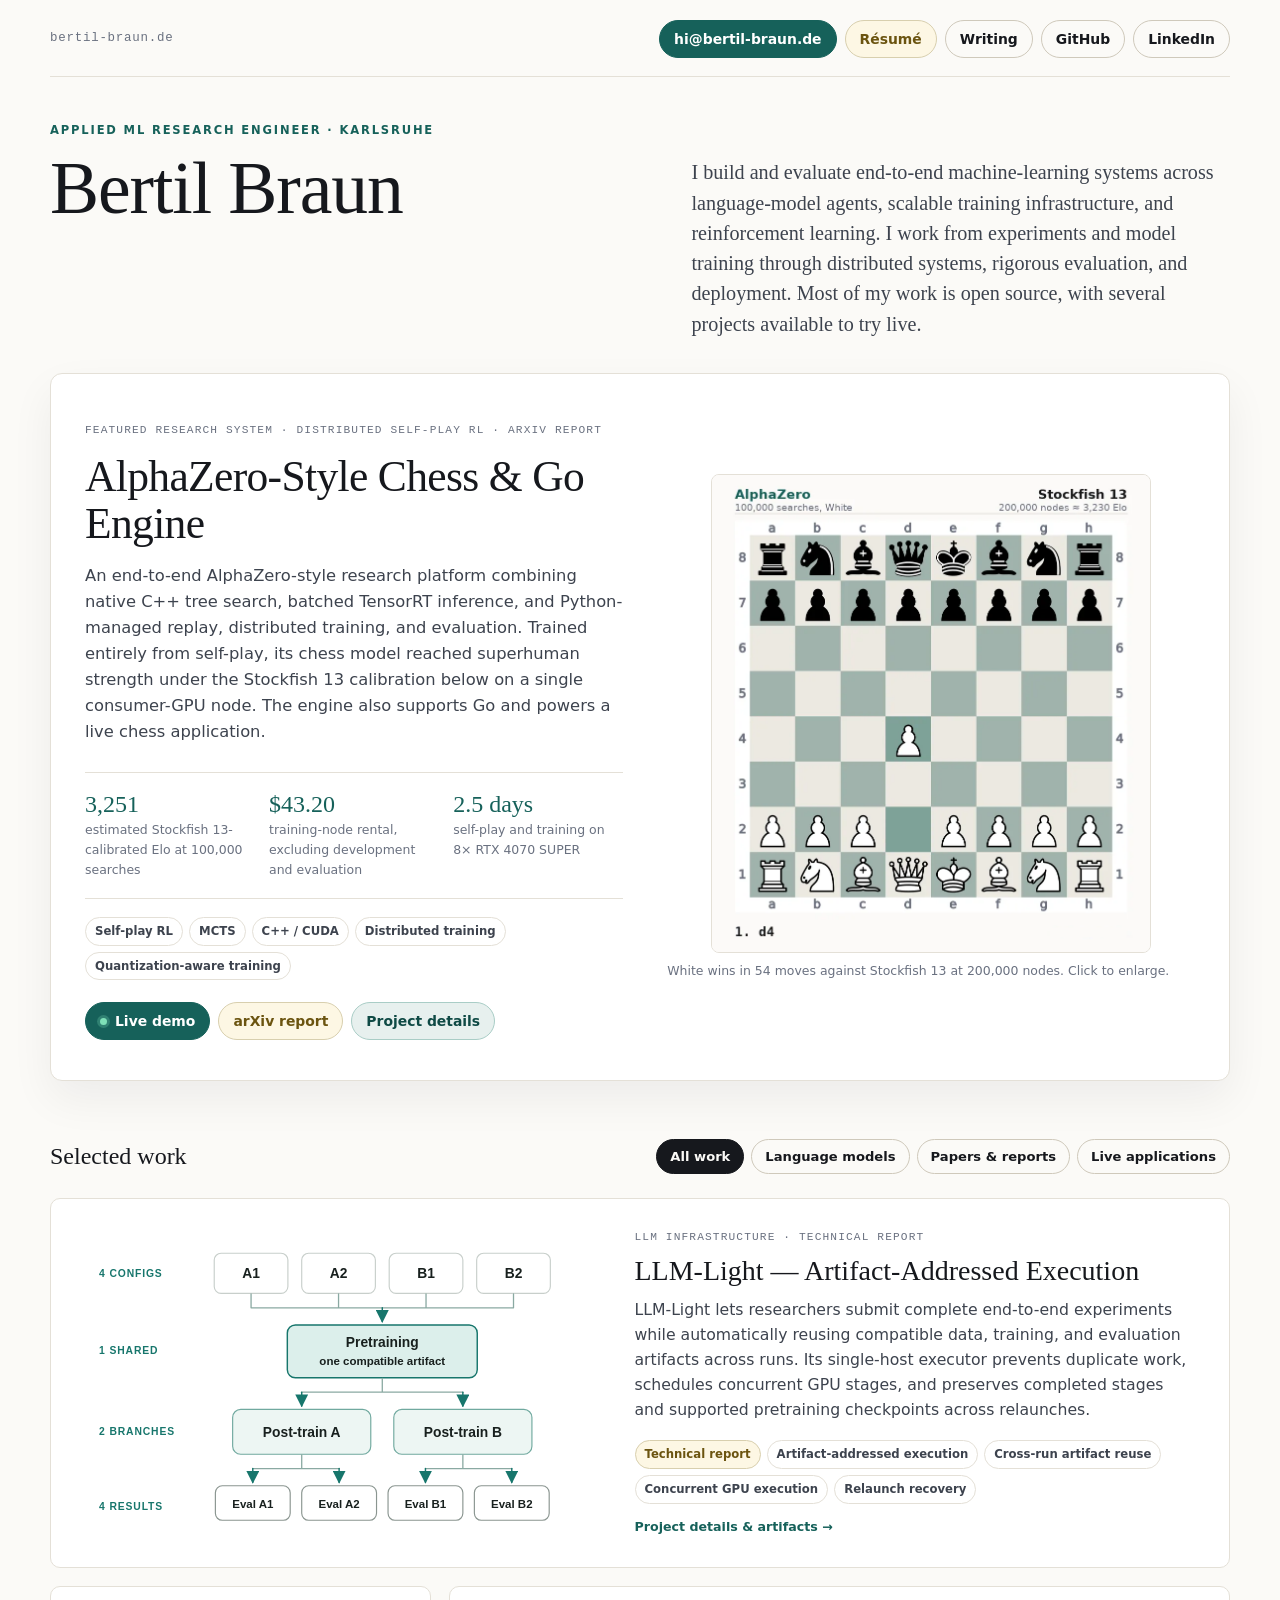
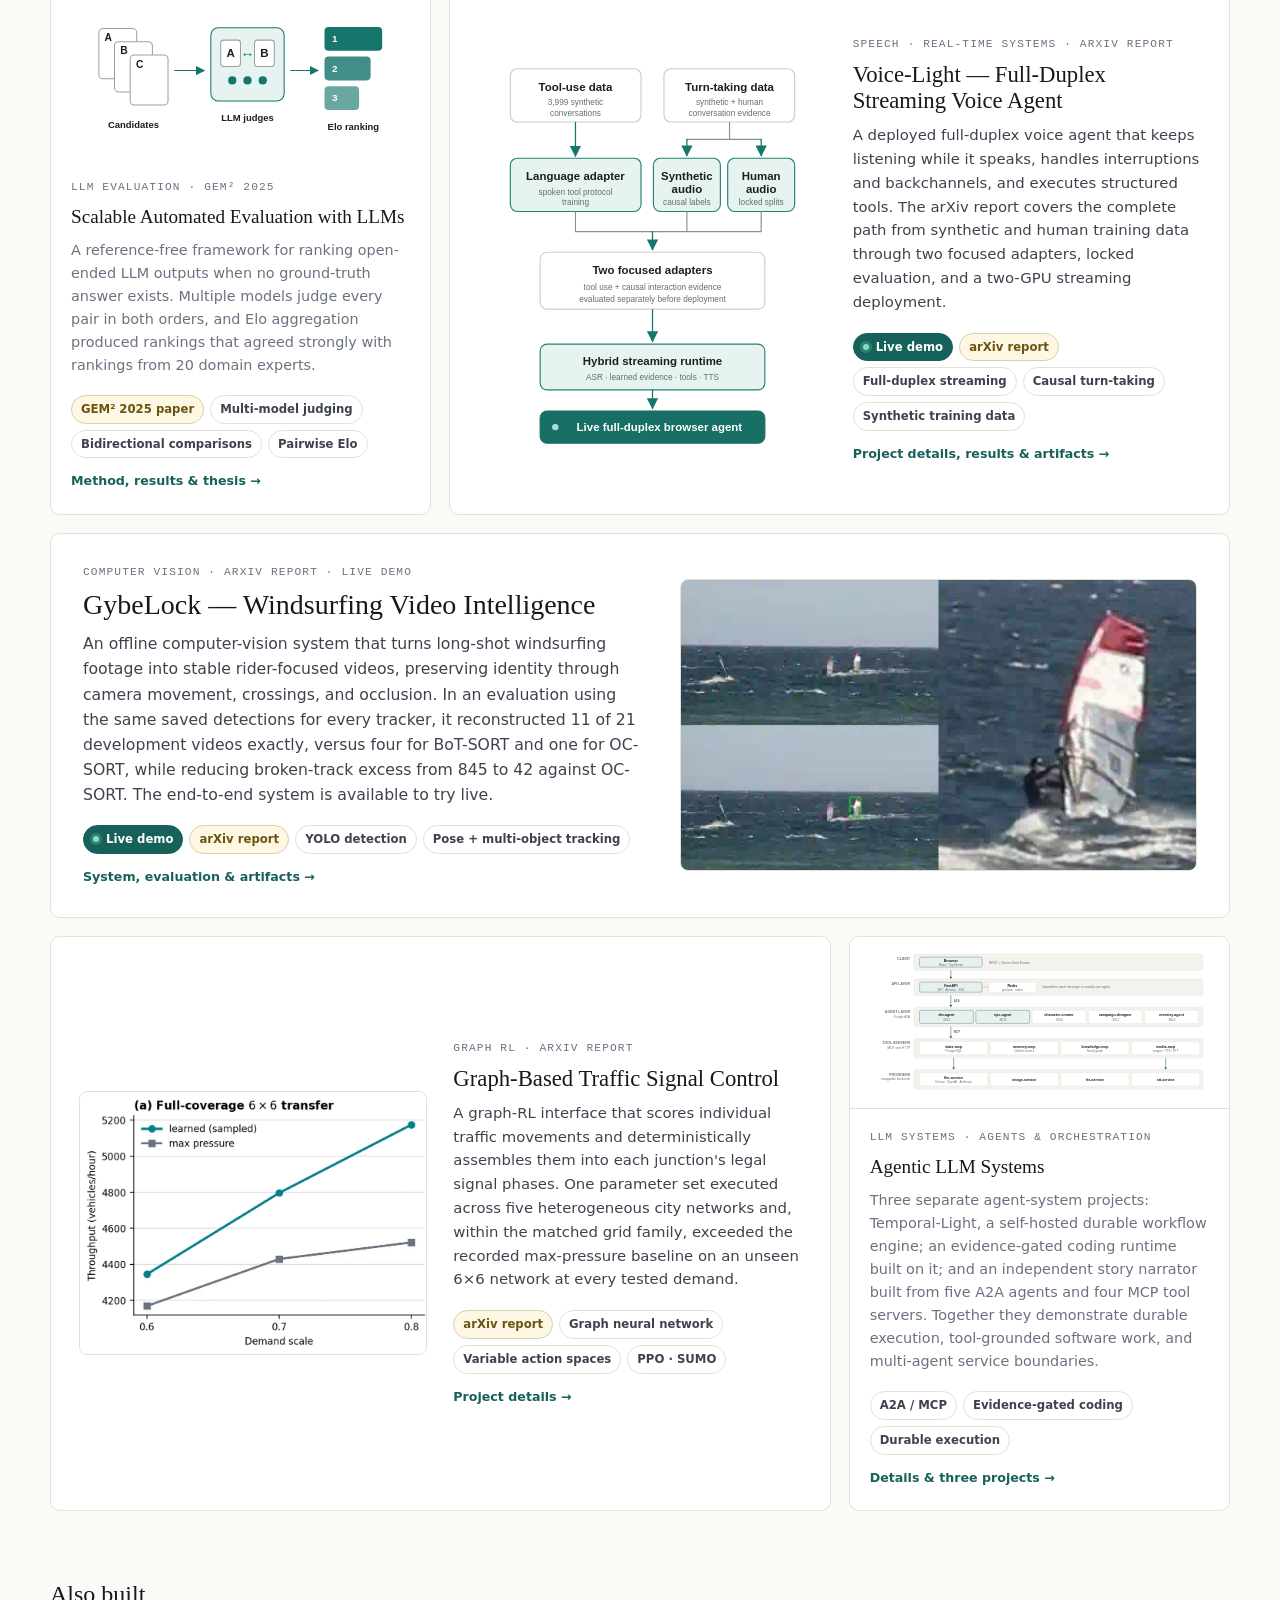
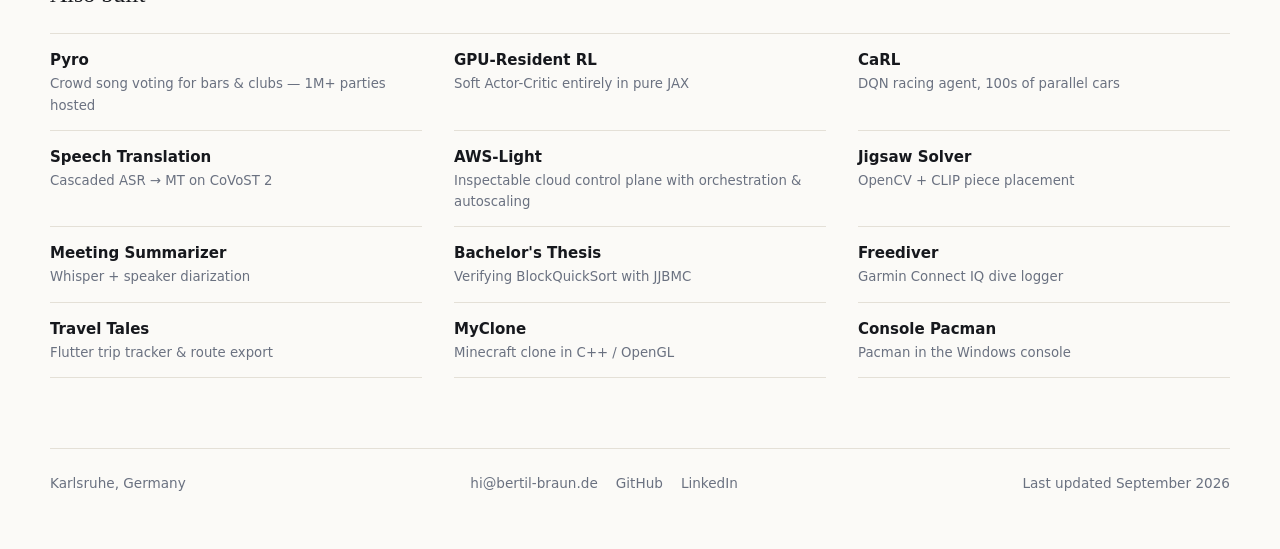
<file: projects/scalable-llm-evaluation/index.html>
<!doctype html>
<!-- Generated by tools/build_project_routes.py; edit index.html instead. -->
<html lang="en">
<head>
  <meta charset="utf-8">
  <meta name="viewport" content="width=device-width, initial-scale=1">
  <base href="/">
  <title>Scalable Automated Evaluation with LLMs — Bertil Braun</title>
  <meta name="description" content="A reference-free evaluation framework combining bidirectional pairwise LLM judgments with Elo aggregation, validated against rankings from 20 experts and published at GEM² 2025.">
  <meta name="author" content="Bertil Braun">
  <link rel="canonical" href="https://bertil-braun.de/projects/scalable-llm-evaluation/">
  <meta property="og:type" content="website">
  <meta property="og:title" content="Scalable Automated Evaluation with LLMs — Bertil Braun">
  <meta property="og:description" content="A reference-free evaluation framework combining bidirectional pairwise LLM judgments with Elo aggregation, validated against rankings from 20 experts and published at GEM² 2025.">
  <meta property="og:url" content="https://bertil-braun.de/projects/scalable-llm-evaluation/">
  <meta property="og:image" content="https://bertil-braun.de/assets/social-card.png">
  <meta property="og:image:width" content="1200">
  <meta property="og:image:height" content="630">
  <meta property="og:image:alt" content="Bertil Braun — Applied ML Research Engineer in Karlsruhe, working across language-model agents, scalable training, distributed systems, reinforcement learning, and evaluation.">
  <meta name="twitter:card" content="summary_large_image">
  <meta name="twitter:title" content="Scalable Automated Evaluation with LLMs — Bertil Braun">
  <meta name="twitter:description" content="A reference-free evaluation framework combining bidirectional pairwise LLM judgments with Elo aggregation, validated against rankings from 20 experts and published at GEM² 2025.">
  <meta name="twitter:image" content="https://bertil-braun.de/assets/social-card.png">
  <meta name="theme-color" content="#fbfaf7">
  <link rel="icon" href="data:image/svg+xml,%3Csvg xmlns='http://www.w3.org/2000/svg' viewBox='0 0 32 32'%3E%3Crect width='32' height='32' rx='7' fill='%2316615a'/%3E%3Ctext x='16' y='22' font-family='Georgia,serif' font-size='17' fill='%23fbfaf7' text-anchor='middle'%3EB%3C/text%3E%3C/svg%3E">
  <style>
    :root {
      color-scheme: light;

      --bg: #fbfaf7;
      --bg-tint: #f4f2ec;
      --panel: #ffffff;
      --ink: #16181d;
      --ink-2: #3d434e;
      --muted: #6a7180;
      --rule: #e4e0d7;
      --rule-strong: #cfc9bb;
      --accent: #16615a;
      --accent-ink: #0f4a45;
      --accent-soft: #e7f0ee;

      --serif: "Iowan Old Style", "Palatino Linotype", Palatino, "Book Antiqua", Georgia, "Times New Roman", serif;
      --sans: Inter, ui-sans-serif, system-ui, -apple-system, BlinkMacSystemFont, "Segoe UI", Roboto, sans-serif;
      --mono: ui-monospace, SFMono-Regular, "SF Mono", Menlo, Consolas, monospace;
    }

    * { box-sizing: border-box; }

    html { -webkit-text-size-adjust: 100%; }

    @media (prefers-reduced-motion: reduce) {
      * { animation-duration: 0.01ms !important; transition-duration: 0.01ms !important; }
    }

    body {
      margin: 0;
      min-height: 100vh;
      background: var(--bg);
      color: var(--ink);
      font-family: var(--sans);
      font-size: 17px;
      line-height: 1.6;
      -webkit-font-smoothing: antialiased;
    }

    a { color: inherit; }
    button { font: inherit; color: inherit; }
    ::selection { background: var(--accent-soft); }

    :focus-visible { outline: 2px solid var(--accent); outline-offset: 3px; border-radius: 3px; }

    .skip { position: absolute; left: -9999px; top: 0; padding: 10px 16px; background: var(--accent); color: #fff; z-index: 90; }
    .skip:focus { left: 12px; top: 12px; }

    .page { width: min(1180px, calc(100% - 48px)); margin: 0 auto; }

    /* ---------------- masthead ---------------- */

    .topbar {
      display: flex;
      flex-wrap: wrap;
      align-items: center;
      justify-content: space-between;
      gap: 12px 20px;
      padding: 20px 0 18px;
      border-bottom: 1px solid var(--rule);
    }

    .wordmark {
      font-family: var(--mono);
      font-size: 0.78rem;
      letter-spacing: 0.06em;
      color: var(--muted);
      text-decoration: none;
    }

    .wordmark:hover { color: var(--ink); }

    .masthead {
      display: grid;
      grid-template-columns: minmax(0, 1fr) minmax(0, 0.92fr);
      grid-template-areas:
        "eyebrow ."
        "name    lede";
      align-items: start;
      gap: 0 56px;
      padding: 44px 0 34px;
    }

    .masthead .eyebrow { grid-area: eyebrow; margin-bottom: 12px; }
    .masthead h1 { grid-area: name; margin: 0; }
    .masthead .lede { grid-area: lede; }

    .eyebrow {
      margin: 0;
      color: var(--accent);
      font-size: 0.72rem;
      font-weight: 700;
      letter-spacing: 0.16em;
      text-transform: uppercase;
    }

    h1 {
      margin: 12px 0 0;
      font-family: var(--serif);
      font-size: clamp(2.6rem, 6.4vw, 4.6rem);
      font-weight: 400;
      line-height: 1;
      letter-spacing: -0.015em;
    }

    .lede {
      max-width: 52ch;
      margin: 0;
      padding-top: 0.28em;
      font-family: var(--serif);
      font-size: clamp(1.08rem, 1.7vw, 1.26rem);
      line-height: 1.5;
      color: var(--ink-2);
    }


    .contact { display: flex; flex-wrap: wrap; align-items: center; gap: 8px; }

    .btn {
      display: inline-flex;
      align-items: center;
      gap: 8px;
      min-height: 38px;
      padding: 7px 14px;
      border: 1px solid var(--rule-strong);
      border-radius: 999px;
      background: transparent;
      color: var(--ink);
      font-size: 0.87rem;
      font-weight: 600;
      text-decoration: none;
      white-space: nowrap;
      cursor: pointer;
      transition: background-color 140ms ease, border-color 140ms ease, color 140ms ease;
    }

    .btn:hover { background: var(--bg-tint); border-color: var(--muted); }

    .btn.primary { border-color: var(--accent); background: var(--accent); color: #fff; }
    .btn.primary:hover { background: var(--accent-ink); border-color: var(--accent-ink); }

    .btn.accent { border-color: #a9cdc6; background: var(--accent-soft); color: var(--accent-ink); }
    .btn.accent:hover { background: #d8e9e5; border-color: var(--accent); }

    .btn.live {
      border-color: var(--accent);
      background: var(--accent);
      color: #fff;
    }

    .btn.live:hover { border-color: var(--accent-ink); background: var(--accent-ink); }

    .btn.paper-link { border-color: #d8cfae; background: #fdf7e4; color: #6b5410; }
    .btn.paper-link:hover { border-color: #b89d45; background: #f8edc7; }

    .btn .dot {
      width: 7px; height: 7px; border-radius: 50%;
      background: #7ee0b8; box-shadow: 0 0 0 3px rgba(126, 224, 184, 0.25);
    }

    /* ---------------- hero project ---------------- */

    .hero {
      display: grid;
      grid-template-columns: minmax(0, 1.02fr) minmax(0, 1fr);
      gap: 44px;
      align-items: center;
      padding: 40px 34px;
      border: 1px solid var(--rule);
      border-radius: 12px;
      background: var(--panel);
      box-shadow: 0 18px 44px rgba(22, 24, 29, 0.06);
      cursor: pointer;
      transition: border-color 140ms ease, box-shadow 140ms ease;
    }

    .hero:hover { border-color: var(--rule-strong); box-shadow: 0 22px 56px rgba(22, 24, 29, 0.1); }

    .hero > figure .shot { max-width: 440px; margin: 0 auto; }

    .kicker {
      display: inline-flex;
      align-items: center;
      gap: 8px;
      color: var(--muted);
      font-family: var(--mono);
      font-size: 0.7rem;
      letter-spacing: 0.1em;
      text-transform: uppercase;
    }

    .hero h2 {
      margin: 12px 0 0;
      font-family: var(--serif);
      font-size: clamp(1.9rem, 3.4vw, 2.75rem);
      font-weight: 400;
      line-height: 1.08;
      letter-spacing: -0.015em;
    }

    .hero > div > p { max-width: 54ch; margin: 16px 0 0; color: var(--ink-2); font-size: 1.02rem; }

    .stats {
      display: grid;
      grid-template-columns: repeat(3, minmax(0, 1fr));
      gap: 14px;
      margin-top: 26px;
      padding: 18px 0;
      border-top: 1px solid var(--rule);
      border-bottom: 1px solid var(--rule);
    }

    .stat b {
      display: block;
      font-family: var(--serif);
      font-size: 1.5rem;
      font-weight: 400;
      line-height: 1.1;
      color: var(--accent);
    }

    .stat span { display: block; margin-top: 3px; color: var(--muted); font-size: 0.78rem; }

    /* ---------------- shared bits ---------------- */

    .chips { display: flex; flex-wrap: wrap; gap: 6px; margin-top: 18px; }

    .chip {
      padding: 4px 9px;
      border: 1px solid var(--rule);
      border-radius: 999px;
      background: var(--panel);
      color: var(--ink-2);
      font-size: 0.73rem;
      font-weight: 600;
      white-space: nowrap;
    }

    .chip.paper { border-color: #d8cfae; background: #fdf7e4; color: #6b5410; }
    .chip.live { border-color: #b6d8cf; background: var(--accent-soft); color: var(--accent-ink); }

    a.chip.live {
      display: inline-flex;
      align-items: center;
      gap: 7px;
      border-color: var(--accent);
      background: var(--accent);
      color: #fff;
      text-decoration: none;
    }

    a.chip.live:hover { background: var(--accent-ink); border-color: var(--accent-ink); }

    a.chip.paper { text-decoration: none; }
    a.chip.paper:hover { border-color: #b89d45; background: #f8edc7; }

    .chip.live .dot {
      width: 6px;
      height: 6px;
      border-radius: 50%;
      background: #7ee0b8;
      box-shadow: 0 0 0 3px rgba(126, 224, 184, 0.25);
    }

    .actions { display: flex; flex-wrap: wrap; gap: 8px; margin-top: 22px; }

    figure { margin: 0; }

    .shot { position: relative; display: block; width: 100%; padding: 0; border: 0; background: none; cursor: zoom-in; }

    .shot img {
      display: block;
      width: 100%;
      height: auto;
      border: 1px solid var(--rule);
      border-radius: 8px;
      background: var(--panel);
    }

    .shot::after {
      content: "⤢";
      position: absolute;
      right: 10px;
      bottom: 10px;
      width: 26px;
      height: 26px;
      display: grid;
      place-items: center;
      border-radius: 6px;
      background: rgba(22, 24, 29, 0.62);
      color: #fff;
      font-size: 0.78rem;
      opacity: 0;
      transition: opacity 140ms ease;
    }

    .shot:hover::after, .shot:focus-visible::after { opacity: 1; }

    figcaption { margin-top: 8px; color: var(--muted); font-size: 0.78rem; }

    /* ---------------- work section ---------------- */

    .work { padding-top: 56px; }

    .work-head {
      display: flex;
      flex-wrap: wrap;
      align-items: center;
      justify-content: space-between;
      gap: 14px 24px;
      margin-bottom: 22px;
    }

    h3.section-title {
      margin: 0;
      font-family: var(--serif);
      font-size: 1.5rem;
      font-weight: 400;
    }

    .filters { display: flex; flex-wrap: wrap; gap: 7px; }

    .filter {
      padding: 6px 13px;
      border: 1px solid var(--rule-strong);
      border-radius: 999px;
      background: transparent;
      font-size: 0.82rem;
      font-weight: 600;
      cursor: pointer;
      transition: background-color 140ms ease, color 140ms ease, border-color 140ms ease;
    }

    .filter:hover { background: var(--bg-tint); }
    .filter[aria-pressed="true"] { border-color: var(--ink); background: var(--ink); color: var(--bg); }

    .mosaic {
      display: grid;
      grid-template-columns: repeat(3, minmax(0, 1fr));
      gap: 18px;
    }

    .tile {
      display: flex;
      flex-direction: column;
      border: 1px solid var(--rule);
      border-radius: 10px;
      background: var(--panel);
      text-align: left;
      overflow: hidden;
      cursor: pointer;
      transition: border-color 140ms ease, box-shadow 140ms ease, transform 140ms ease;
    }

    .tile:hover, .tile:focus-visible {
      border-color: var(--rule-strong);
      box-shadow: 0 16px 38px rgba(22, 24, 29, 0.08);
      transform: translateY(-2px);
    }

    [hidden] { display: none !important; }

    .thumb {
      height: 172px;
      border-bottom: 1px solid var(--rule);
      background: var(--bg-tint);
      overflow: hidden;
    }

    .thumb img { display: block; width: 100%; height: 100%; object-fit: cover; object-position: top center; }

    .thumb.fit {
      display: flex;
      align-items: center;
      justify-content: center;
      padding: 12px;
      background: var(--panel);
    }

    .thumb.fit img { width: auto; max-width: 100%; height: 100%; object-fit: contain; }

    .tile-body { display: flex; flex-direction: column; flex: 1; padding: 20px 20px 22px; }

    .tile h4 {
      margin: 8px 0 0;
      font-family: var(--serif);
      font-size: 1.2rem;
      font-weight: 400;
      line-height: 1.25;
    }

    .tile p { margin: 10px 0 0; color: var(--muted); font-size: 0.9rem; }

    .tile .chips { margin-top: auto; padding-top: 18px; }

    .cue { margin-top: 13px; color: var(--accent); font-size: 0.79rem; font-weight: 650; text-decoration: none; }
    .cue:hover { color: var(--accent-ink); text-decoration: underline; text-underline-offset: 3px; }

    /* --- wide tiles: media beside text, side alternates --- */

    .tile.wide {
      grid-column: span 3;
      display: grid;
      grid-template-columns: minmax(0, 0.92fr) minmax(0, 1fr);
      align-items: center;
      gap: 34px;
      padding: 30px 32px;
    }

    .tile.wide.media-right { grid-template-columns: minmax(0, 1fr) minmax(0, 0.92fr); }

    .tile.wide.span2 {
      grid-column: span 2;
      gap: 26px;
      padding: 26px 28px;
    }

    .tile.wide.span2 h4 { font-size: clamp(1.2rem, 1.8vw, 1.42rem); }
    .tile.wide.span2 p { font-size: 0.93rem; }
    .tile.wide.span2 { grid-template-columns: minmax(0, 1fr) minmax(0, 1fr); }
    .tile.wide.span2 .tile-media img { max-height: 300px; }

    .tile.wide.span2 .tile-media.voice-portrait {
      display: flex;
      align-items: center;
      justify-content: center;
    }

    .tile.wide.span2 .tile-media.voice-portrait img {
      width: auto;
      max-width: 100%;
      max-height: 390px;
    }

    .tile.wide .tile-media { order: 0; }
    .tile.wide.media-right .tile-media { order: 2; }

    .tile.wide .tile-media img {
      display: block;
      width: 100%;
      height: auto;
      max-height: 300px;
      object-fit: contain;
      border: 1px solid var(--rule);
      border-radius: 8px;
      background: var(--panel);
    }

    .tile.wide .tile-body { padding: 0; }

    .tile.wide h4 { font-size: clamp(1.35rem, 2.3vw, 1.75rem); line-height: 1.14; }
    .tile.wide p { color: var(--ink-2); font-size: 0.98rem; }
    .tile.wide .chips { margin-top: 18px; padding-top: 0; }

    /* Filtered results use a regular comparison grid instead of retaining editorial spans. */

    .mosaic.is-filtered { grid-template-columns: repeat(2, minmax(0, 1fr)); }

    .mosaic.is-filtered .tile,
    .mosaic.is-filtered .tile.wide,
    .mosaic.is-filtered .tile.wide.media-right,
    .mosaic.is-filtered .tile.wide.span2 {
      grid-column: auto;
      display: flex;
      gap: 0;
      padding: 0;
    }

    .mosaic.is-filtered .tile.wide .tile-media {
      order: 0;
      height: 172px;
      padding: 12px;
      border-bottom: 1px solid var(--rule);
      background: var(--bg-tint);
    }

    .mosaic.is-filtered .tile.wide .tile-media .shot {
      height: 100%;
      overflow: hidden;
    }

    .mosaic.is-filtered .tile.wide .tile-media img {
      width: 100%;
      height: 100%;
      max-height: none;
      border: 0;
      border-radius: 0;
      background: transparent;
      object-fit: contain;
    }

    .mosaic.is-filtered .tile.wide .tile-body { padding: 20px 20px 22px; }
    .mosaic.is-filtered .tile.wide h4 { font-size: 1.2rem; line-height: 1.25; }
    .mosaic.is-filtered .tile.wide p { color: var(--muted); font-size: 0.9rem; }
    .mosaic.is-filtered .tile.wide .chips { margin-top: auto; padding-top: 18px; }

    .empty { grid-column: 1 / -1; padding: 36px 0; color: var(--muted); font-size: 0.92rem; }

    /* ---------------- also built ---------------- */

    .also-head { margin: 64px 0 0; }
    .also-head[hidden], .also[hidden] { display: none; }

    .also {
      display: grid;
      grid-template-columns: repeat(auto-fill, minmax(300px, 1fr));
      gap: 0 32px;
      margin-top: 20px;
      border-top: 1px solid var(--rule);
    }

    .also a { display: block; padding: 14px 0; border-bottom: 1px solid var(--rule); text-decoration: none; transition: color 140ms ease; }
    .also a[hidden] { display: none; }
    .also a:hover { color: var(--accent); }
    .also .name { display: block; font-weight: 650; font-size: 0.94rem; }
    .also .what { display: block; margin-top: 1px; color: var(--muted); font-size: 0.83rem; }

    /* ---------------- footer ---------------- */

    footer {
      display: flex;
      flex-wrap: wrap;
      justify-content: space-between;
      gap: 12px 24px;
      margin-top: 70px;
      padding: 24px 0 54px;
      border-top: 1px solid var(--rule);
      color: var(--muted);
      font-size: 0.85rem;
    }

    footer a { color: var(--muted); text-decoration: none; }
    footer a:hover { color: var(--accent); }
    .footer-links { display: flex; flex-wrap: wrap; gap: 18px; }

    /* ---------------- modal ---------------- */

    .backdrop {
      position: fixed;
      inset: 0;
      z-index: 40;
      display: none;
      align-items: center;
      justify-content: center;
      padding: 28px;
      background: rgba(22, 24, 29, 0.42);
      backdrop-filter: blur(6px);
    }

    .backdrop.open { display: flex; }

    .modal {
      width: min(1000px, 100%);
      max-height: min(880px, calc(100vh - 56px));
      overflow: auto;
      border-radius: 12px;
      background: var(--panel);
      box-shadow: 0 30px 90px rgba(12, 14, 20, 0.32);
    }

    .modal-head {
      position: sticky;
      top: 0;
      z-index: 2;
      display: flex;
      align-items: flex-start;
      justify-content: space-between;
      gap: 18px;
      padding: 24px 26px 16px;
      border-bottom: 1px solid var(--rule);
      background: var(--panel);
    }

    .modal-head h1 { margin: 0; font-family: var(--serif); font-size: 1.48rem; font-weight: 400; line-height: 1.2; }

    .modal-kicker {
      margin: 0 0 6px;
      color: var(--accent);
      font-size: 0.68rem;
      font-weight: 700;
      letter-spacing: 0.14em;
      text-transform: uppercase;
    }

    .modal-close {
      flex: none;
      width: 36px; height: 36px;
      border: 1px solid var(--rule-strong);
      border-radius: 999px;
      background: var(--panel);
      color: var(--muted);
      font-size: 1.2rem;
      line-height: 1;
      cursor: pointer;
    }
    .modal-close:hover { background: var(--bg-tint); color: var(--ink); }

    .modal-body { padding: 24px 26px 30px; }

    .modal-body > .cols {
      display: grid;
      grid-template-columns: minmax(0, 1fr) minmax(300px, 400px);
      gap: 28px;
    }

    .modal-body p { margin: 0; color: var(--ink-2); font-size: 0.97rem; }
    .modal-body ul { margin: 16px 0 0; padding-left: 18px; color: var(--ink-2); font-size: 0.94rem; }
    .modal-body li + li { margin-top: 8px; }
    .modal-body code { font-family: var(--mono); font-size: 0.88em; background: var(--bg-tint); padding: 1px 5px; border-radius: 4px; }

    .modal-media { display: grid; align-content: start; gap: 18px; }


    .facts-table { width: 100%; margin-top: 18px; border-collapse: collapse; font-size: 0.88rem; }
    .facts-table th, .facts-table td { padding: 7px 10px; border-bottom: 1px solid var(--rule); text-align: left; }
    .facts-table th { color: var(--muted); font-weight: 650; font-size: 0.76rem; letter-spacing: 0.04em; text-transform: uppercase; }
    .facts-table td:first-child { color: var(--ink-2); }
    .facts-table td b { font-weight: 700; }

    .refs { margin-top: 22px; padding-top: 16px; border-top: 1px solid var(--rule); }

    .refs h5 {
      margin: 0 0 10px;
      font-family: var(--sans);
      font-size: 0.68rem;
      font-weight: 700;
      letter-spacing: 0.14em;
      text-transform: uppercase;
      color: var(--muted);
    }

    .refs .cite { margin: 0 0 12px; font-family: var(--serif); font-size: 0.94rem; color: var(--ink-2); }
    .refs .cite .t { font-style: italic; }

    .note {
      margin-top: 16px;
      padding: 12px 14px;
      border-left: 2px solid var(--rule-strong);
      color: var(--muted);
      font-size: 0.86rem;
    }

    .detail-section + .detail-section { margin-top: 24px; }
    .detail-section h3 {
      margin: 0 0 9px;
      font-family: var(--sans);
      font-size: 0.72rem;
      font-weight: 750;
      letter-spacing: 0.12em;
      text-transform: uppercase;
      color: var(--accent);
    }

    .writing-list { display: grid; gap: 0; }

    .writing-item {
      display: grid;
      grid-template-columns: minmax(0, 1fr) auto;
      align-items: center;
      gap: 18px;
      padding: 18px 0;
      border-bottom: 1px solid var(--rule);
    }

    .writing-item:first-child { padding-top: 0; }
    .writing-item:last-child { padding-bottom: 0; border-bottom: 0; }

    .writing-item h3 {
      margin: 3px 0 5px;
      font-family: var(--serif);
      font-size: 1.12rem;
      font-weight: 400;
      line-height: 1.3;
    }

    .writing-item .writing-meta {
      color: var(--accent);
      font-family: var(--mono);
      font-size: 0.68rem;
      font-weight: 700;
      letter-spacing: 0.09em;
      text-transform: uppercase;
    }

    .writing-item .writing-summary { max-width: 70ch; font-size: 0.9rem; }
    .writing-item > .btn { justify-self: end; }

    /* ---------------- lightbox ---------------- */

    .lightbox {
      position: fixed;
      inset: 0;
      z-index: 70;
      display: none;
      flex-direction: column;
      align-items: center;
      justify-content: center;
      gap: 14px;
      padding: 32px;
      background: rgba(12, 14, 18, 0.93);
      cursor: zoom-out;
    }

    .lightbox.open { display: flex; }

    .lightbox img {
      max-width: min(1400px, 100%);
      max-height: calc(100vh - 130px);
      object-fit: contain;
      border-radius: 6px;
      background: #fff;
    }

    .lightbox figcaption { max-width: 74ch; color: #e7e5df; font-size: 0.88rem; text-align: center; }

    .lightbox-close {
      position: absolute;
      top: 18px; right: 18px;
      width: 40px; height: 40px;
      border: 1px solid rgba(255, 255, 255, 0.35);
      border-radius: 999px;
      background: transparent;
      color: #fff;
      font-size: 1.3rem;
      line-height: 1;
      cursor: pointer;
    }
    .lightbox-close:hover { background: rgba(255, 255, 255, 0.14); }

    /* ---------------- responsive ---------------- */

    @media (max-width: 1000px) {
      .mosaic { grid-template-columns: repeat(2, minmax(0, 1fr)); }
      .tile.wide { grid-column: span 2; }
      .tile.wide.span2 {
        grid-column: span 1;
        display: flex;
        gap: 0;
        padding: 0;
      }
      .tile.wide.span2 .tile-media {
        order: 0;
        height: 172px;
        padding: 12px;
        border-bottom: 1px solid var(--rule);
        background: var(--bg-tint);
      }
      .tile.wide.span2 .tile-media img {
        width: 100%;
        height: 100%;
        max-height: none;
        border: 0;
        border-radius: 0;
        background: transparent;
        object-fit: contain;
      }
      .tile.wide.span2 .tile-media.voice-portrait { height: 320px; }
      .tile.wide.span2 .tile-media.voice-portrait img {
        width: auto;
        height: 100%;
      }
      .tile.wide.span2 .tile-body { padding: 20px 20px 22px; }
      .tile.wide.span2 h4 { font-size: 1.2rem; line-height: 1.25; }
      .tile.wide.span2 p { color: var(--muted); font-size: 0.9rem; }
      .tile.wide.span2 .chips { margin-top: auto; padding-top: 18px; }
    }

    @media (max-width: 860px) {
      body { font-size: 16px; }
      .page { width: min(100% - 32px, 1180px); }
      .masthead {
        grid-template-columns: 1fr;
        grid-template-areas: "eyebrow" "name" "lede";
        gap: 0;
        padding-top: 40px;
      }
      .masthead .lede { padding-top: 18px; }
      .contact { justify-content: flex-start; }
      .hero { grid-template-columns: 1fr; gap: 26px; padding: 26px 22px; }
      .hero > figure { order: 2; }
      .work-head { align-items: stretch; }
      .filters { display: grid; grid-template-columns: repeat(2, minmax(0, 1fr)); width: 100%; }
      .filter { min-width: 0; text-align: center; }
      .mosaic { grid-template-columns: minmax(0, 1fr); gap: 16px; }
      .mosaic.is-filtered { grid-template-columns: minmax(0, 1fr); }
      .tile { min-width: 0; }
      .tile.wide, .tile.wide.media-right, .tile.wide.span2 {
        grid-column: 1 / -1;
        display: flex;
        grid-template-columns: minmax(0, 1fr);
        gap: 0;
        padding: 0;
      }
      .tile.wide .tile-media, .tile.wide.media-right .tile-media, .tile.wide.span2 .tile-media {
        order: 0;
        height: 184px;
        padding: 12px;
        border-bottom: 1px solid var(--rule);
        background: var(--bg-tint);
      }
      .mosaic.is-filtered .tile.wide .tile-media { height: 184px; }
      .tile.wide .tile-media img, .tile.wide.span2 .tile-media img {
        width: 100%;
        height: 100%;
        max-height: none;
        border: 0;
        border-radius: 0;
        background: transparent;
        object-fit: contain;
      }
      .tile.wide .tile-media.voice-portrait,
      .tile.wide.span2 .tile-media.voice-portrait {
        height: 390px;
        padding: 16px;
      }
      .tile.wide .tile-media.voice-portrait img,
      .tile.wide.span2 .tile-media.voice-portrait img {
        width: auto;
        height: 100%;
      }
      .tile.wide .tile-body, .tile.wide.span2 .tile-body { padding: 20px 20px 22px; }
      .thumb { height: 184px; }
      .tile p, .tile.wide p, .tile.wide.span2 p { font-size: 0.9rem; line-height: 1.55; }
      .backdrop { padding: 0; }
      .modal { max-height: 100vh; height: 100%; border-radius: 0; }
      .modal-body > .cols { grid-template-columns: 1fr; gap: 22px; }
      .modal-body { padding: 20px; }
      .modal-head { padding: 20px 20px 14px; }
      .writing-item { grid-template-columns: 1fr; gap: 12px; }
      .writing-item > .btn { justify-self: start; }
      .lightbox { padding: 16px; }
    }

    .tile .diagram-media,
    .tile.wide .tile-media.diagram-media,
    .tile.wide.span2 .tile-media.diagram-media {
      border-bottom: 0;
      background: transparent;
    }

    .tile .diagram-media img,
    .tile.wide .tile-media.diagram-media img,
    .tile.wide.span2 .tile-media.diagram-media img {
      border: 0;
      border-radius: 0;
      background: transparent;
    }

    .diagram-figure img { display: block; width: 100%; height: auto; }

    @media print {
      .backdrop, .lightbox, .filters, .cue { display: none !important; }
      body { background: #fff; }
    }
  </style>
</head>
<body>
  <a class="skip" href="#work">Skip to projects</a>

  <div class="page">
    <div class="topbar">
      <a class="wordmark" href="/">bertil-braun.de</a>
      <nav class="contact" aria-label="Contact and profiles">
        <a class="btn primary" href="mailto:hi@bertil-braun.de">hi@bertil-braun.de</a>
        <a class="btn paper-link" href="assets/bertil-braun-cv.pdf?v=20260930-public" target="_blank" rel="noopener">Résumé</a>
        <button class="btn" type="button" id="writing-button" aria-haspopup="dialog" aria-controls="modal">Writing</button>
        <a class="btn" href="https://github.com/BertilBraun" target="_blank" rel="noopener">GitHub</a>
        <a class="btn" href="https://www.linkedin.com/in/bertil-braun" target="_blank" rel="noopener">LinkedIn</a>
      </nav>
    </div>

    <header class="masthead">
      <p class="eyebrow">Applied ML Research Engineer · Karlsruhe</p>
      <h1>Bertil&nbsp;Braun</h1>
      <p class="lede">
        I build and evaluate end-to-end machine-learning systems across language-model agents,
        scalable training infrastructure, and reinforcement learning. I work from experiments and
        model training through distributed systems, rigorous evaluation, and deployment. Most of
        my work is open source, with several projects available to try live.
      </p>
    </header>

    <main id="work">
      <!-- ============ hero project ============ -->
      <article class="hero" data-open="chess">
        <div>
          <span class="kicker">Featured research system · Distributed self-play RL · arXiv report</span>
          <h2>AlphaZero-Style Chess &amp; Go Engine</h2>
          <p>
            An end-to-end AlphaZero-style research platform combining native C++ tree search,
            batched TensorRT inference, and Python-managed replay, distributed training, and
            evaluation. Trained entirely from self-play, its chess model reached superhuman
            strength under the Stockfish 13 calibration below on a single consumer-GPU node.
            The engine also supports Go and powers a live chess application.
          </p>
          <div class="stats">
            <span class="stat"><b>3,251</b><span>estimated Stockfish 13-calibrated Elo at 100,000 searches</span></span>
            <span class="stat"><b>$43.20</b><span>training-node rental, excluding development and evaluation</span></span>
            <span class="stat"><b>2.5 days</b><span>self-play and training on 8× RTX 4070 SUPER</span></span>
          </div>
          <div class="chips">
            <span class="chip">Self-play RL</span>
            <span class="chip">MCTS</span>
            <span class="chip">C++ / CUDA</span>
            <span class="chip">Distributed training</span>
            <span class="chip">Quantization-aware training</span>
          </div>
          <div class="actions">
            <a class="btn live" href="https://chess.bertil-braun.de/" target="_blank" rel="noopener" data-stop>
              <span class="dot" aria-hidden="true"></span> Live demo
            </a>
            <a class="btn paper-link" href="https://arxiv.org/abs/2609.37447" target="_blank" rel="noopener" data-stop>arXiv report</a>
            <a class="btn accent" href="/projects/alphazero/" data-project-link="chess">Project details</a>
          </div>
        </div>
        <figure>
          <button class="shot" type="button" data-stop
                  data-src="assets/chess-game.webp?v=game74-elo"
                  data-caption="Game 74 of the final evaluation: checkpoint 1026 plays White at 100,000 searches per move against Stockfish 13 at 200,000 nodes. After the fixed eight-move opening, the game ends with 54. Qf7#. The model scored 25 wins, 56 draws, and 19 losses across this 100-game match.">
            <img src="assets/chess-game.webp?v=game74-elo" alt="AlphaZero playing White at 100,000 searches against Stockfish 13 at 200,000 nodes, winning with 54. Qf7 checkmate" width="883" height="962">
          </button>
          <figcaption>White wins in 54 moves against Stockfish 13 at 200,000 nodes. Click to enlarge.</figcaption>
        </figure>
      </article>

      <!-- ============ mosaic ============ -->
      <section class="work" aria-labelledby="work-title">
        <div class="work-head">
          <h3 class="section-title" id="work-title">Selected work</h3>
          <div class="filters" role="group" aria-label="Filter selected and additional work">
            <button class="filter" type="button" data-filter="all" aria-pressed="true">All work</button>
            <button class="filter" type="button" data-filter="language" aria-pressed="false">Language models</button>
            <button class="filter" type="button" data-filter="publication" aria-pressed="false">Papers &amp; reports</button>
            <button class="filter" type="button" data-filter="live" aria-pressed="false">Live applications</button>
          </div>
        </div>

        <div class="mosaic" id="mosaic">

          <article class="tile wide" data-open="llm-light" data-tags="language publication">
            <figure class="tile-media diagram-media">
              <img src="assets/llm-light-card.svg" alt="Four complete experiment configurations resolve to one shared pretraining artifact, two post-training artifacts, and four evaluation artifacts" loading="lazy" decoding="async">
            </figure>
            <div class="tile-body">
              <span class="kicker">LLM infrastructure · Technical report</span>
              <h4>LLM-Light — Artifact-Addressed Execution</h4>
              <p>
                LLM-Light lets researchers submit complete end-to-end experiments while automatically
                reusing compatible data, training, and evaluation artifacts across runs. Its
                single-host executor prevents duplicate work, schedules concurrent GPU stages,
                and preserves completed stages and supported pretraining checkpoints across relaunches.
              </p>
              <div class="chips">
                <a class="chip paper" href="https://github.com/BertilBraun/LLM-Light/releases/download/Technical-Report/artifact-addressed-execution-llm-light.pdf" target="_blank" rel="noopener" data-stop>Technical report</a>
                <span class="chip">Artifact-addressed execution</span>
                <span class="chip">Cross-run artifact reuse</span>
                <span class="chip">Concurrent GPU execution</span>
                <span class="chip">Relaunch recovery</span>
              </div>
              <a class="cue" href="/projects/llm-light/" data-project-link="llm-light">Project details &amp; artifacts →</a>
            </div>
          </article>

          <article class="tile" data-open="llm-eval" data-tags="language publication">
            <span class="thumb fit diagram-media"><img src="assets/llm-eval-card.svg" alt="Candidate outputs are compared in both orders by multiple language-model judges and aggregated into an Elo ranking" loading="lazy" decoding="async"></span>
            <div class="tile-body">
              <span class="kicker">LLM evaluation · GEM² 2025</span>
              <h4>Scalable Automated Evaluation with LLMs</h4>
              <p>A reference-free framework for ranking open-ended LLM outputs when no ground-truth answer exists. Multiple models judge every pair in both orders, and Elo aggregation produced rankings that agreed strongly with rankings from 20 domain experts.</p>
              <div class="chips">
                <a class="chip paper" href="https://aclanthology.org/2025.gem-1.28/" target="_blank" rel="noopener" data-stop>GEM² 2025 paper</a>
                <span class="chip">Multi-model judging</span>
                <span class="chip">Bidirectional comparisons</span>
                <span class="chip">Pairwise Elo</span>
              </div>
              <a class="cue" href="/projects/scalable-llm-evaluation/" data-project-link="llm-eval">Method, results &amp; thesis →</a>
            </div>
          </article>

          <article class="tile wide span2" data-open="voice-light" data-tags="language publication live">
            <figure class="tile-media voice-portrait diagram-media">
              <img src="assets/voice-light-card.svg" alt="Tool-use and turn-taking data feed two focused adapters and a hybrid streaming runtime for the live full-duplex browser agent" loading="lazy" decoding="async">
            </figure>
            <div class="tile-body">
              <span class="kicker">Speech · Real-time systems · arXiv report</span>
              <h4>Voice-Light — Full-Duplex Streaming Voice Agent</h4>
              <p>A deployed full-duplex voice agent that keeps listening while it speaks, handles interruptions and backchannels, and executes structured tools. The arXiv report covers the complete path from synthetic and human training data through two focused adapters, locked evaluation, and a two-GPU streaming deployment.</p>
              <div class="chips">
                <a class="chip live" href="https://voice.bertil-braun.de" target="_blank" rel="noopener" data-stop>
                  <span class="dot" aria-hidden="true"></span> Live demo
                </a>
                <a class="chip paper" href="https://arxiv.org/abs/2609.20995" target="_blank" rel="noopener" data-stop>arXiv report</a>
                <span class="chip">Full-duplex streaming</span>
                <span class="chip">Causal turn-taking</span>
                <span class="chip">Synthetic training data</span>
              </div>
              <a class="cue" href="/projects/voice-light/" data-project-link="voice-light">Project details, results &amp; artifacts →</a>
            </div>
          </article>

          <article class="tile wide media-right" data-open="gybelock" data-tags="live publication">
            <figure class="tile-media">
              <button class="shot" type="button" data-stop
                      data-src="assets/gybelock.webp"
                      data-caption="Top left: the original beach-shot footage. Bottom left: detections and tracks, with the selected rider boxed. Right: the stabilised focused view that follows that rider.">
                <img src="assets/gybelock.webp" alt="Windsurfing footage with rider detections and a stabilised focused view of one selected rider" loading="lazy" decoding="async">
              </button>
            </figure>
            <div class="tile-body">
              <span class="kicker">Computer vision · arXiv report · Live demo</span>
              <h4>GybeLock — Windsurfing Video Intelligence</h4>
              <p>
                An offline computer-vision system that turns long-shot windsurfing footage into
                stable rider-focused videos, preserving identity through camera movement, crossings,
                and occlusion. In an evaluation using the same saved detections for every tracker, it
                reconstructed 11 of 21 development videos exactly, versus four for BoT-SORT and one
                for OC-SORT, while reducing broken-track excess from 845 to 42 against OC-SORT. The
                end-to-end system is available to try live.
              </p>
              <div class="chips">
                <a class="chip live" href="https://gybelock.bertil-braun.de" target="_blank" rel="noopener" data-stop>
                  <span class="dot" aria-hidden="true"></span> Live demo
                </a>
                <a class="chip paper" href="https://arxiv.org/abs/2609.24492" target="_blank" rel="noopener" data-stop>arXiv report</a>
                <span class="chip">YOLO detection</span>
                <span class="chip">Pose + multi-object tracking</span>
              </div>
              <a class="cue" href="/projects/gybelock/" data-project-link="gybelock">System, evaluation &amp; artifacts →</a>
            </div>
          </article>

          <article class="tile wide span2" data-open="gnn" data-tags="publication">
            <figure class="tile-media">
              <button class="shot" type="button" data-stop
                      data-src="assets/gnn-results.webp"
                      data-caption="Left: sampled control versus max pressure on an unseen 6×6 grid, by demand — the learned policy is ahead at every demand level. Right: each city normalised by its own strongest non-learned baseline; anything up and to the right of the crosshair beats every non-learned controller on both throughput and completion.">
                <img src="assets/gnn-transfer.webp" alt="Line chart: learned control versus max pressure throughput on an unseen 6x6 grid across three demand levels" loading="lazy" decoding="async">
              </button>
            </figure>
            <div class="tile-body">
              <span class="kicker">Graph RL · arXiv report</span>
              <h4>Graph-Based Traffic Signal Control</h4>
              <p>
                A graph-RL interface that scores individual traffic movements and deterministically
                assembles them into each junction's legal signal phases. One parameter set executed
                across five heterogeneous city networks and, within the matched grid family,
                exceeded the recorded max-pressure baseline on an unseen 6×6 network at every tested demand.
              </p>
              <div class="chips">
                <a class="chip paper" href="https://arxiv.org/abs/2607.21831" target="_blank" rel="noopener" data-stop>arXiv report</a>
                <span class="chip">Graph neural network</span>
                <span class="chip">Variable action spaces</span>
                <span class="chip">PPO · SUMO</span>
              </div>
              <a class="cue" href="/projects/traffic-signal-control/" data-project-link="gnn">Project details →</a>
            </div>
          </article>

          <article class="tile" data-open="agentic" data-tags="language">
            <span class="thumb fit"><img src="assets/agentic.svg" alt="Layered architecture diagram for the independent multi-agent story narrator" loading="lazy" decoding="async"></span>
            <div class="tile-body">
              <span class="kicker">LLM systems · Agents &amp; orchestration</span>
              <h4>Agentic LLM Systems</h4>
              <p>Three separate agent-system projects: Temporal-Light, a self-hosted durable workflow engine; an evidence-gated coding runtime built on it; and an independent story narrator built from five A2A agents and four MCP tool servers. Together they demonstrate durable execution, tool-grounded software work, and multi-agent service boundaries.</p>
              <div class="chips">
                <span class="chip">A2A / MCP</span>
                <span class="chip">Evidence-gated coding</span>
                <span class="chip">Durable execution</span>
              </div>
              <a class="cue" href="/projects/agentic-llm-systems/" data-project-link="agentic">Details &amp; three projects →</a>
            </div>
          </article>

          <p class="empty" id="empty" hidden>No projects in that area.</p>
        </div>

        <div class="also-head" id="also-head">
          <h3 class="section-title">Also built</h3>
        </div>
        <div class="also" id="also">
          <a href="https://pyro.vote/" target="_blank" rel="noopener" data-tags="live"><span class="name">Pyro</span><span class="what">Crowd song voting for bars &amp; clubs — 1M+ parties hosted</span></a>
          <a href="https://github.com/BertilBraun/RL-entirely-on-GPU" target="_blank" rel="noopener" data-tags=""><span class="name">GPU-Resident RL</span><span class="what">Soft Actor-Critic entirely in pure JAX</span></a>
          <a href="https://github.com/BertilBraun/CaRL" target="_blank" rel="noopener" data-tags=""><span class="name">CaRL</span><span class="what">DQN racing agent, 100s of parallel cars</span></a>
          <a href="https://github.com/BertilBraun/Advanced-Improvement-in-Speech-Translation" target="_blank" rel="noopener" data-tags="language"><span class="name">Speech Translation</span><span class="what">Cascaded ASR → MT on CoVoST 2</span></a>
          <a href="/projects/aws-light/" data-project-link="aws-light" data-tags=""><span class="name">AWS-Light</span><span class="what">Inspectable cloud control plane with orchestration &amp; autoscaling</span></a>
          <a href="https://github.com/BertilBraun/Jigsaw-Puzzle-Solver" target="_blank" rel="noopener" data-tags=""><span class="name">Jigsaw Solver</span><span class="what">OpenCV + CLIP piece placement</span></a>
          <a href="https://github.com/BertilBraun/Meeting-Summarizer" target="_blank" rel="noopener" data-tags="language"><span class="name">Meeting Summarizer</span><span class="what">Whisper + speaker diarization</span></a>
          <a href="https://github.com/BertilBraun/BachelorsThesis" target="_blank" rel="noopener" data-tags="publication"><span class="name">Bachelor's Thesis</span><span class="what">Verifying BlockQuickSort with JJBMC</span></a>
          <a href="https://github.com/BertilBraun/Freediver" target="_blank" rel="noopener" data-tags=""><span class="name">Freediver</span><span class="what">Garmin Connect IQ dive logger</span></a>
          <a href="https://github.com/BertilBraun/Van-Tour-Tracker" target="_blank" rel="noopener" data-tags=""><span class="name">Travel Tales</span><span class="what">Flutter trip tracker &amp; route export</span></a>
          <a href="https://github.com/BertilBraun/MyClone" target="_blank" rel="noopener" data-tags=""><span class="name">MyClone</span><span class="what">Minecraft clone in C++ / OpenGL</span></a>
          <a href="https://github.com/BertilBraun/Console-Pacman" target="_blank" rel="noopener" data-tags=""><span class="name">Console Pacman</span><span class="what">Pacman in the Windows console</span></a>
        </div>
      </section>
    </main>

    <footer>
      <span>Karlsruhe, Germany</span>
      <span class="footer-links">
        <a href="mailto:hi@bertil-braun.de">hi@bertil-braun.de</a>
        <a href="https://github.com/BertilBraun" target="_blank" rel="noopener">GitHub</a>
        <a href="https://www.linkedin.com/in/bertil-braun" target="_blank" rel="noopener">LinkedIn</a>
      </span>
      <span>Last updated September 2026</span>
    </footer>
  </div>

  <!-- ==================== detail templates ==================== -->

  <template id="tpl-chess" data-kicker="Self-play reinforcement learning · arXiv report">
    <div class="cols">
      <div>
        <section class="detail-section">
          <h3>Overview</h3>
          <p>
            How much chess strength can a complete self-play learning system develop on one
            eight-GPU consumer node? This project builds the entire loop: native game rules and
            search, GPU inference, replay storage, distributed model training, match evaluation,
            and a browser application. The latest run learned from random initialization without
            human games. The shared engine also supports exploratory 7×7 and 9×9 Go experiments;
            the results below are for chess.
          </p>
        </section>
        <section class="detail-section">
          <h3>Headline results</h3>
          <table class="facts-table">
            <thead><tr><th>Search budget</th><th>Estimated Stockfish 13-calibrated Elo</th></tr></thead>
            <tbody>
              <tr><td>Policy only — no tree search</td><td><b>1,658</b> <span style="color:var(--muted)">[1,608–1,710]</span></td></tr>
              <tr><td>10,000 searches</td><td><b>3,114</b> <span style="color:var(--muted)">[3,065–3,163]</span></td></tr>
              <tr><td>100,000 searches</td><td><b>3,251</b> <span style="color:var(--muted)">[3,206–3,297]</span></td></tr>
            </tbody>
          </table>
          <p class="note">
            The 6.32-million-parameter model reached superhuman playing strength under this
            calibration after 2.5 days on 8× RTX 4070 SUPER GPUs shared between self-play and
            training. The run generated 3.25 million games and processed 836.6 million training
            examples, including replayed positions. Search substantially strengthens the same
            trained model, as the table shows; brackets give 95% confidence intervals.
          </p>
          <p class="note">
            Superhuman chess on eight consumer GPUs and $43.20 in training-node rental—a hardware
            deployment orders of magnitude smaller in accelerator count than the thousands of TPUs used by
            <a href="https://arxiv.org/abs/1712.01815" target="_blank" rel="noopener">the original AlphaZero</a>,
            though not equivalent playing strength. The rental figure excludes development
            experiments and evaluation.
          </p>
        </section>
        <section class="detail-section">
          <h3>System and training architecture</h3>
          <ul>
            <li><strong>Making self-play affordable.</strong> A native C++ engine searches many games concurrently and batches their neural-network requests on the GPU. Optimized TensorRT inference helps turn limited hardware into a steady supply of training games.</li>
            <li><strong>Learning from the right experience.</strong> A shared replay store retains millions of positions, revisits informative examples, and limits repeated training when fresh games are scarce. This connects data generation to the pace of learning.</li>
            <li><strong>Keeping eight GPUs productive.</strong> Python coordinates distributed training while part of the system continues playing games. Updated models return to the players without restarting the full pipeline.</li>
            <li><strong>Growing capacity when it helps.</strong> Training begins with a smaller network, then transfers its experience to a larger candidate. Head-to-head matches determine whether that candidate is actually a stronger player before it takes over.</li>
          </ul>
        </section>
        <section class="detail-section">
          <h3>Research and experimentation</h3>
          <p>
            The final system grew out of experiments across search, training data, network design,
            and inference. Candidate ideas were tested through controlled model comparisons,
            throughput measurements, and self-play training runs to establish whether they made
            the learning system more effective—not just one component faster.
          </p>
          <ul>
            <li><strong>Where should search spend its effort?</strong> Experiments covered learned search allocation, early stopping, shared search graphs, and inference caches. A learned allocator produced targets closer to deep search but trained weaker players; early stopping saved search work without much improvement in the overall training cycle. These findings supported a staged fixed-budget search design.</li>
            <li><strong>Which games teach the model most?</strong> The data strategy combines varied openings with restarts from unresolved alternatives in earlier games. Experiments examined replay size, freshness, and reuse. Investigating a failure to convert winning positions revealed that excluding searched endgames was depriving the model of essential experience, leading to changes in data admission and game-end targets.</li>
            <li><strong>What should the network learn to represent?</strong> Comparisons covered convolutional and attention-based networks, three ways to represent moves, and auxiliary training objectives. The selected move head scores origin–destination square pairs, reducing parameter cost while improving policy fit in a controlled comparison. Convolution remained the practical choice for its serving speed and memory use.</li>
            <li><strong>Can lower-precision inference preserve useful predictions?</strong> Simply converting the model to INT8 distorted its outputs. The work extended into residual-block design, quantization-aware training, and TensorRT compilation, producing a network compatible with efficient low-precision inference. Export checks compare predictions with the training model before an inference artifact is used.</li>
            <li><strong>When is a larger—or smaller—model worthwhile?</strong> Progressive training successfully moved from a small network to a medium one; a further size increase did not establish stronger play. Separate distillation studies produced compact students and tested whether faster inference could compensate through more search. Measured playing strength, rather than parameter count or training loss alone, guided these decisions.</li>
          </ul>
        </section>
        <section class="detail-section">
          <h3>Evaluation</h3>
          <p>
            Each search setting faced two Stockfish 13 opponents at fixed node budgets, playing
            100 games against each with colours swapped across 50 opening pairs. Ratings use
            <a href="https://www.melonimarco.it/en/2021/03/08/stockfish-and-lc0-test-at-different-number-of-nodes/" target="_blank" rel="noopener">Meloni&#39;s calibration</a>;
            the table’s intervals describe uncertainty from those paired matches. Current
            unrestricted engines remain substantially stronger. The report provides the full
            protocol, experiment results, and limitations.
          </p>
        </section>
        <section class="detail-section">
          <h3>Try the trained player</h3>
          <p>
            Play against the trained model in your browser, choosing quick responses or more time
            to think. The player is also available through a Lichess bot.
          </p>
        </section>
        <section class="detail-section">
          <h3>Demo and artifacts</h3>
        <div class="actions">
          <a class="btn live" href="https://chess.bertil-braun.de/" target="_blank" rel="noopener"><span class="dot" aria-hidden="true"></span> Live demo</a>
          <a class="btn paper-link" href="https://arxiv.org/abs/2609.37447" target="_blank" rel="noopener">arXiv report</a>
          <a class="btn" href="https://github.com/BertilBraun/alphazero-chess" target="_blank" rel="noopener">GitHub repo</a>
          <a class="btn" href="https://huggingface.co/BertilBraun/alphazero-chess" target="_blank" rel="noopener">Model weights</a>
          <a class="btn accent" href="/projects/alphazero/games/">All 200 evaluation games</a>
        </div>
        </section>
      </div>
      <div class="modal-media">
        <figure>
          <button class="shot" type="button" data-src="assets/az-training-progress.svg" data-caption="Figure 11 from the report: smoothed 64-search training ladders across five chess campaigns. The final recipe reaches a higher plateau in 2.5 effective training days; the preceding baseline is plotted through three effective training days. These curves use a smaller search budget than the 100,000-search headline evaluation.">
            <img src="assets/az-training-progress.svg" alt="Five smoothed training curves: the final chess recipe reaches a higher 64-search ladder Elo in 2.5 days than earlier training campaigns" width="841" height="451" loading="lazy">
          </button>
          <figcaption>Training progress across five runs (Figure 11). Smoothed 64-search ladder results, distinct from the 100,000-search headline evaluation. Click to enlarge.</figcaption>
        </figure>
        <figure>
          <button class="shot" type="button" data-src="assets/chess-game.webp?v=game74-elo" data-caption="Game 74 of the final evaluation: checkpoint 1026 plays White at 100,000 searches per move against Stockfish 13 at 200,000 nodes. After the fixed eight-move opening, the game ends with 54. Qf7#. The model scored 25 wins, 56 draws, and 19 losses across this 100-game match.">
            <img src="assets/chess-game.webp?v=game74-elo" alt="AlphaZero playing White at 100,000 searches against Stockfish 13 at 200,000 nodes, winning with 54. Qf7 checkmate" width="883" height="962">
          </button>
          <figcaption>White wins in 54 moves against Stockfish 13 at 200,000 nodes. Click to enlarge.</figcaption>
        </figure>
        <figure>
          <button class="shot" type="button" data-src="assets/az-game74-lichess-graph.png" data-caption="Lichess analysis of game 74: White’s advantage grows through the middlegame into a winning endgame. White is AlphaZero; Black is Stockfish 13 at 200,000 nodes.">
            <img src="assets/az-game74-lichess-graph.png" alt="Lichess evaluation graph for game 74 showing an increasing advantage for White" width="701" height="185" loading="lazy">
          </button>
          <figcaption>Lichess analysis of the featured game. Click to enlarge.</figcaption>
        </figure>
        <figure>
          <button class="shot" type="button" data-src="assets/az-game74-lichess-white.png" data-caption="AlphaZero as White in game 74: Lichess reports 96% accuracy, 18 average centipawn loss, and no flagged inaccuracies, mistakes, or blunders. These figures describe this game only.">
            <img src="assets/az-game74-lichess-white.png" alt="AlphaZero as White: 96% Lichess accuracy, 18 average centipawn loss, zero inaccuracies, mistakes, or blunders" width="439" height="122" loading="lazy">
          </button>
          <figcaption>AlphaZero · White · 96% accuracy in this game.</figcaption>
        </figure>
        <figure>
          <button class="shot" type="button" data-src="assets/az-game74-lichess-black.png" data-caption="Stockfish 13 at 200,000 nodes as Black in game 74: Lichess reports 92% accuracy, 35 average centipawn loss, five inaccuracies, no mistakes, and one blunder. These figures describe this game only.">
            <img src="assets/az-game74-lichess-black.png" alt="Stockfish 13 as Black: 92% Lichess accuracy, 35 average centipawn loss, five inaccuracies, zero mistakes, and one blunder" width="439" height="129" loading="lazy">
          </button>
          <figcaption>Stockfish 13 · Black · 92% accuracy in this game.</figcaption>
        </figure>

      </div>
    </div>
  </template>

  <template id="tpl-agentic" data-kicker="LLM systems · Agents &amp; orchestration">
    <div class="cols">
      <div>
        <section class="detail-section">
          <h3>Durable execution with Temporal-Light</h3>
          <p>
            Temporal-Light is a lightweight, self-hosted workflow engine for Python programs that
            need to outlive process failures: long-running agents, scheduled work, workflows that
            wait for external signals, and work that fans out before joining again. Developers write
            ordinary async Python functions and decorate workflows and activities; a small FastAPI
            service starts runs, accepts signals, and streams their progress to a live dashboard.
          </p>
          <p>
            Postgres is the durable source of truth. Instead of serialising a live coroutine, a
            worker reconstructs the workflow and replays its append-only event history: completed
            activities return their recorded result and execution resumes at the first unfinished
            step. Lease-based worker coordination prevents concurrent execution and lets another
            worker recover expired work. The implementation deliberately favours a compact,
            inspectable control plane over feature parity with established workflow platforms.
          </p>
        </section>

        <section class="detail-section">
          <h3>Evidence-gated coding runtime</h3>
          <p>
            Built on Temporal-Light as a real stress test for durable orchestration, this runtime
            turns a natural-language coding task into a reviewed repository change. It first creates
            a task contract, prepares an isolated workspace, and gathers repository context. For a
            bug fix or feature with a reproducible behaviour, it can create a failing anchor test and
            establish the failure before planning the implementation.
          </p>
          <p>
            The agent does not simply narrate progress. It proposes one concrete next step at a time,
            runs implementation candidates in bounded tool loops, and refreshes the diff, command
            output, exit codes, test results, and review verdict after each step. Those observed
            artifacts determine whether work advances, is replanned, or is rejected. The repository
            includes a live-worker smoke workflow and SWE-Bench Light support, but it is presented as
            a durable coding-runtime prototype rather than a benchmark submission.
          </p>
        </section>

        <section class="detail-section">
          <h3>Independent voice-first story narrator</h3>
          <p>
            This is a separate, voice-first AI game master for tabletop-style roleplay, not a client
            of Temporal-Light. A React client talks to a FastAPI application that routes each player
            message to one of five independently deployable agents: character creation, campaign
            design, game mastering, NPC dialogue, and memory. The agents communicate through the
            Google Agent-to-Agent protocol, so responsibilities remain service boundaries rather
            than one large prompt or process.
          </p>
          <p>
            Four MCP servers expose campaign state, semantic memory, world knowledge, and media.
            PostgreSQL stores relational state, Qdrant retrieves relevant past events, and Neo4j
            maintains the campaign knowledge graph; campaign scoping is applied at the tool-service
            boundary. Typed events stream text, speech, and images back to the browser through SSE,
            while LLM, image, speech-recognition, and speech-synthesis providers sit behind
            replaceable service adapters. The result is an interactive product built to make
            multi-agent coordination, memory, and media delivery observable end to end.
          </p>
        </section>

        <div class="actions">
          <a class="btn accent" href="https://github.com/BertilBraun/Agentic-LLM-DnD-GM" target="_blank" rel="noopener">Story narrator</a>
          <a class="btn accent" href="https://github.com/BertilBraun/Durable-Agentic-Coding-Runtime" target="_blank" rel="noopener">Coding runtime</a>
          <a class="btn accent" href="https://github.com/BertilBraun/Temporal-Light" target="_blank" rel="noopener">Temporal-Light</a>
        </div>
      </div>
      <div class="modal-media">
        <figure>
          <button class="shot" type="button" data-src="assets/agentic.svg" data-caption="The story narrator's four layers, none of which knows another's internals: browser → API → five A2A agent services → four MCP tool servers → data stores and swappable providers.">
            <img src="assets/agentic.svg" alt="Layered architecture diagram of the story narrator platform">
          </button>
          <figcaption>Story narrator architecture. Click to enlarge.</figcaption>
        </figure>
        <figure>
          <button class="shot" type="button" data-src="assets/temporal.webp" data-caption="Temporal-Light's dashboard: every workflow with a live SSE event stream, each step showing duration, attempt count, and result or error detail.">
            <img src="assets/temporal.webp" alt="Temporal-Light dashboard listing workflows and their live event streams">
          </button>
          <figcaption>Temporal-Light's dashboard. Click to enlarge.</figcaption>
        </figure>
      </div>
    </div>
  </template>

  <template id="tpl-llm-light" data-kicker="LLM infrastructure · Technical report">
    <div class="cols">
      <div>
        <section class="detail-section">
          <h3>Project thesis</h3>
          <p>
            Related LLM experiments often repeat the same data preparation or training, but manually
            splitting them into shared partial workflows makes each experiment harder to understand
            and reproduce. LLM-Light keeps the researcher-facing abstraction simple: every experiment
            remains one complete configuration, while the system discovers and reuses compatible work.
          </p>
        </section>
        <section class="detail-section">
          <h3>What was built</h3>
          <ul>
            <li>A typed experiment schema covering data preparation, tokenization, pretraining, post-training, evaluation, and export.</li>
            <li>Stable artifact identities derived from the settings that actually affect each stage and from its upstream dependencies.</li>
            <li>A concurrent executor with GPU admission and identity-scoped locking, so compatible runs share one completed result instead of producing duplicates.</li>
            <li>Durable manifests and checkpoint recovery that preserve completed work—and supported interrupted pretraining—across relaunches.</li>
          </ul>
        </section>
        <section class="detail-section">
          <h3>How it works</h3>
          <p>
            When an experiment is submitted, LLM-Light resolves its fixed pipeline into addressed
            artifacts. A matching completed artifact is selected immediately; only missing stages are
            scheduled. An evaluation-only change can therefore retain the full training path, while a
            pretraining change automatically invalidates everything downstream. Researchers still see
            complete experiments rather than a manually assembled workflow graph.
          </p>
        </section>
        <section class="detail-section">
          <h3>Evidence</h3>
          <ul>
            <li><strong>Avoided repetition:</strong> the report's four-configuration example resolves to one pretraining artifact, two post-training artifacts, and four evaluations instead of four independent copies of every stage.</li>
            <li><strong>Mechanisms tested:</strong> focused tests cover shared-artifact selection, exclusive production, GPU allocation, export, relaunch behavior, and checkpoint restoration.</li>
            <li><strong>Used end to end:</strong> 38 structurally complete archived runs across 20 experiment groups show the system operating across the full pipeline, with frequent reuse in preparation stages.</li>
          </ul>
        </section>
        <section class="detail-section">
          <h3>What the report establishes</h3>
          <p>
            The project demonstrates a practical way to make LLM experiments reusable and restartable
            without giving up complete, self-contained configurations. It is intentionally a
            single-host executor for one fixed pipeline; the report validates the reuse and
            recovery mechanisms, not aggregate speedups or multi-node scaling.
          </p>
        </section>
        <section class="detail-section">
          <h3>Report and artifacts</h3>
          <p class="cite">
            Bertil Braun. <span class="t">LLM-Light: Artifact-Addressed Execution for a Fixed LLM
            Experiment Pipeline.</span> Technical report, 2026.
          </p>
        <div class="actions">
          <a class="btn paper-link" href="https://github.com/BertilBraun/LLM-Light/releases/download/Technical-Report/artifact-addressed-execution-llm-light.pdf" target="_blank" rel="noopener">Report</a>
          <a class="btn" href="https://github.com/BertilBraun/LLM-Light" target="_blank" rel="noopener">GitHub repo</a>
          <a class="btn" href="https://huggingface.co/datasets/BertilBraun/TinyPython" target="_blank" rel="noopener">Related TinyPython dataset</a>
        </div>
        </section>
      </div>
      <div class="modal-media">
        <figure class="diagram-figure">
          <img src="assets/llm-light-card.svg" alt="Four experiment configurations resolve to one shared pretraining artifact, two post-training artifacts, and four evaluation artifacts">
          <figcaption>The report's worked four-configuration branch.</figcaption>
        </figure>
      </div>
    </div>
  </template>

  <template id="tpl-voice-light" data-kicker="Speech · Real-time systems · arXiv report">
    <div class="cols">
      <div>
        <section class="detail-section">
          <h3>Project thesis</h3>
          <p>
            Voice-Light explores what it takes to make a cascaded voice agent feel responsive and
            conversational rather than turn-based. It connects training-data generation, model
            adaptation, causal evaluation, interaction control, and public deployment in one system
            that can keep listening while it speaks.
          </p>
        </section>
        <section class="detail-section">
          <h3>What was built</h3>
          <ul>
            <li>A reproducible data pipeline spanning 3,999 synthetic spoken-tool conversations and 36.3 hours of prepared human conversation.</li>
            <li>A language adapter for natural spoken tool use and a causal speech adapter for completion, interruption, and backchannel evidence.</li>
            <li>A full-duplex controller with reversible ducking, interruption, speculative generation, structured tools, and conversation history based only on audio the user actually heard.</li>
            <li>A public two-GPU deployment with scale-to-zero operation, persistent model caches, browser playback acknowledgements, and live interaction diagnostics.</li>
          </ul>
        </section>
        <section class="detail-section">
          <h3>How the system works</h3>
          <p>
            Microphone audio streams continuously through speech recognition while the controller
            combines immediate voice activity with learned turn-taking evidence. Language generation
            can begin speculatively, tools run through typed interfaces, and speech synthesis is only
            promoted while the underlying turn remains valid. Browser acknowledgements determine what
            was actually audible, preventing canceled or unheard text from entering conversation history.
          </p>
        </section>
        <section class="detail-section">
          <h3>What the evaluation changed</h3>
          <ul>
            <li><strong>Responsive live path:</strong> across three instrumented, unscripted microphone sessions, 36 measured response turns began returning server audio a median 758 ms after the final detected end of speech.</li>
            <li><strong>Measured deployment:</strong> moving speech synthesis to its own GPU cut controlled warm first-word-to-audio time from roughly 0.6–0.7 seconds to about 0.35 seconds.</li>
            <li><strong>Evidence over novelty:</strong> the learned turn adapter did not outperform the strongest timing baselines on locked real conversations, so production uses it inside a hybrid controller rather than as a standalone replacement.</li>
          </ul>
          <p class="note">
            These sessions are an instrumented case study, not a controlled user evaluation.
            The report contains the complete locked-evaluation protocol, component results, and
            deployment limitations, and releases the supporting code, data, and model artifacts.
          </p>
        </section>
        <section class="detail-section">
          <h3>Demo, report, and artifacts</h3>
          <p class="cite">
            Bertil Braun. <span class="t">Voice-Light: A Full-Duplex Cascaded Voice Agent with
            Causal Turn-Taking and Speculative Generation.</span> arXiv:2609.20995, 2026.
          </p>
        <div class="actions">
          <a class="btn live" href="https://voice.bertil-braun.de" target="_blank" rel="noopener">
            <span class="dot" aria-hidden="true"></span> Live demo
          </a>
          <a class="btn paper-link" href="https://arxiv.org/abs/2609.20995" target="_blank" rel="noopener">arXiv report</a>
          <a class="btn" href="https://github.com/BertilBraun/Voice-Light" target="_blank" rel="noopener">GitHub &amp; docs</a>
          <a class="btn" href="https://huggingface.co/BertilBraun/qwen3-1.7b-voice-light-tool-use-lora" target="_blank" rel="noopener">Tool-use LoRA</a>
          <a class="btn" href="https://huggingface.co/datasets/BertilBraun/voice-light-tool-use-synthetic" target="_blank" rel="noopener">Tool-use dataset</a>
          <a class="btn" href="https://huggingface.co/datasets/BertilBraun/voice-light-synthetic-audio" target="_blank" rel="noopener">Turn-taking audio</a>
        </div>
        </section>
      </div>
      <div class="modal-media">
        <figure>
          <button class="shot" type="button" data-src="assets/voice-light-runtime.svg" data-caption="The production runtime combines immediate Silero reactions with learned turn-taking evidence, speculative generation, typed tools, dedicated streaming speech synthesis, and browser acknowledgements.">
            <img src="assets/voice-light-runtime.svg" alt="Simplified Voice Light production runtime from browser microphone through speech recognition, interaction policy, language generation, tools, speech synthesis, and playback">
          </button>
          <figcaption>The simplified production runtime. Click to enlarge.</figcaption>
        </figure>
        <figure>
          <button class="shot" type="button" data-src="assets/voice-light-demo.png" data-caption="The public browser client shows the audible conversation, compact latency telemetry, live speech activity, and causal turn-taking probabilities. The model evidence remains diagnostic rather than entering durable history.">
            <img src="assets/voice-light-demo.png" alt="Voice Light public demo with a spoken conversation and live turn-taking graphs">
          </button>
          <figcaption>The deployed browser demo. Click to enlarge.</figcaption>
        </figure>
        <figure>
          <button class="shot" type="button" data-src="assets/voice-light.svg" data-caption="Every stage begins useful work early: streaming ASR and shared encoder features feed prediction, Qwen speculates before commitment, and Kyutai synthesis is promoted only when the causal transcript remains valid.">
            <img src="assets/voice-light.svg" alt="Timeline of the streaming cascade showing overlapping stages">
          </button>
          <figcaption>The streaming cascade. Click to enlarge.</figcaption>
        </figure>
      </div>
    </div>
  </template>

  <template id="tpl-llm-eval" data-kicker="LLM evaluation · GEM² 2025">
    <div class="cols">
      <div>
        <section class="detail-section">
          <h3>Project thesis</h3>
          <p>
            Open-ended language-model outputs are difficult to compare when there is no single correct
            answer. This published framework replaces reference-based scoring with repeated pairwise
            judgements from several language models, then turns those comparisons into one ranked list.
          </p>
        </section>
        <section class="detail-section">
          <h3>What was built</h3>
          <ul>
            <li>Candidate answers are compared in pairs, making a complex quality decision easier than assigning absolute scores.</li>
            <li>Every pair is shown in both orders to expose and reduce presentation-order bias.</li>
            <li>Several evaluator models contribute independent judgements instead of relying on one model's preferences.</li>
            <li>Elo aggregation combines the comparisons into a stable ranking while preserving close calls as similar scores.</li>
          </ul>
        </section>
        <section class="detail-section">
          <h3>Evidence</h3>
          <p>
            Twenty domain experts ranked competency profiles generated from their own research
            publications. The automated rankings usually followed the experts' ordering closely,
            providing evidence that the method can recover useful preference structure without a
            reference answer. Requiring near-unanimous model agreement created too many ties;
            majority-based aggregation retained more useful signal.
          </p>
        </section>
        <section class="detail-section">
          <h3>From thesis system to publication</h3>
          <p>
            The preceding master's thesis built the broader competency-extraction system used as the
            experimental setting: document preparation, profile generation, expert review, synthetic
            preference data, and Direct Preference Optimization of a smaller model. Expert evaluation
            also exposed where automatic scores rewarded the evaluator rather than genuine quality,
            motivating the more careful multi-model method published at GEM² 2025.
          </p>
        </section>
        <section class="detail-section">
          <h3>What the study establishes</h3>
          <p>
            The results support pairwise multi-model judging as a practical evaluation layer for
            open-ended outputs. The published validation covers one competency-extraction task and
            20 experts; it does not make Elo an objective quality measure or remove the need for human
            review in high-stakes settings. The paper contains the full agreement statistics, cost
            discussion, and bias analysis.
          </p>
        </section>
        <section class="detail-section">
          <h3>Paper, thesis, and code</h3>
          <p class="cite">
            Bertil Braun and Martin Forell. <span class="t">(Towards) Scalable Reliable Automated
            Evaluation with Large Language Models.</span> Proceedings of the Fourth Workshop on
            Generation, Evaluation and Metrics (GEM²), pages 320–336. Association for Computational
            Linguistics, 2025.
          </p>
          <p class="cite">
            Bertil Braun. <span class="t">Domain-Agnostic Approaches to Competency Extraction via
            Large Language Models.</span> Master's thesis, Karlsruhe Institute of Technology, 2024.
          </p>
        <div class="actions">
          <a class="btn paper-link" href="https://aclanthology.org/2025.gem-1.28/" target="_blank" rel="noopener">GEM² 2025 paper</a>
          <a class="btn paper-link" href="https://github.com/BertilBraun/Master-Thesis/releases/download/1.0/Master_Thesis.pdf" target="_blank" rel="noopener">Thesis</a>
          <a class="btn" href="https://github.com/BertilBraun/Master-Thesis/releases/download/2.0/Poster.-.Towards.Scalable.Reliable.Automated.Evaluation.with.Large.Language.Models.jpg" target="_blank" rel="noopener">Poster</a>
          <a class="btn" href="https://github.com/BertilBraun/Master-Thesis" target="_blank" rel="noopener">GitHub repo</a>
          <a class="btn" href="https://huggingface.co/datasets/BertilBraun/competency-extraction-dpo" target="_blank" rel="noopener">Preference dataset</a>
        </div>
        </section>
      </div>
      <div class="modal-media">
        <figure>
          <button class="shot" type="button" data-src="assets/llm-eval-card.svg" data-caption="Candidate outputs are compared in both presentation orders by multiple model judges, then aggregated into a global Elo ranking.">
            <img src="assets/llm-eval-card.svg" alt="Candidate outputs flow through bidirectional multi-model comparisons into an Elo ranking">
          </button>
          <figcaption>The published evaluation method. Click to enlarge.</figcaption>
        </figure>
        <figure>
          <button class="shot" type="button" data-src="assets/llm-eval.webp" data-caption="Extraction data flow: input documents are summarised, competencies extracted and combined into a profile, then ranked by expert and automatic comparison.">
            <img src="assets/llm-eval.webp" alt="Data-flow diagram of the competency extraction pipeline">
          </button>
          <figcaption>The broader thesis extraction system. Click to enlarge.</figcaption>
        </figure>
      </div>
    </div>
  </template>

  <template id="tpl-gnn" data-kicker="Graph reinforcement learning · arXiv report">
    <div class="cols">
      <div>
        <section class="detail-section">
          <h3>Project thesis</h3>
          <p>
            Traffic junctions differ in geometry and in the signal phases they allow, so a controller
            with one fixed set of outputs does not transfer cleanly between networks. This project
            learns to score individual traffic movements instead; deterministic code then translates
            those shared scores into the legal phase choices for each junction.
          </p>
        </section>
        <section class="detail-section">
          <h3>What was built</h3>
          <ul>
            <li>A graph representation that separates road corridors from the legal movements through each junction.</li>
            <li>A shared graph neural network that combines upstream demand and downstream capacity into one score per movement.</li>
            <li>A deterministic action layer that converts those scores into each junction's own legal phases and enforces timing and transition constraints.</li>
            <li>A PPO training and SUMO evaluation pipeline covering synthetic grids and five heterogeneous city-scale networks.</li>
          </ul>
        </section>
        <section class="detail-section">
          <h3>Evidence</h3>
          <ul>
            <li><strong>One model, different networks:</strong> the same learned parameters executed across five city simulations with 41–84 controlled junctions and 2–12 selectable phases per junction.</li>
            <li><strong>Transfer within a known family:</strong> policies trained on mixed grid layouts retained performance on unseen sizes and aspect ratios; on an unseen 6×6 grid, the recorded policy exceeded the max-pressure baseline at every tested demand.</li>
            <li><strong>A useful failure case:</strong> performance weakened when the proportion of controlled signals changed, showing that structural compatibility alone does not guarantee robustness to a different operating distribution.</li>
          </ul>
        </section>
        <section class="detail-section">
          <h3>What the study establishes</h3>
          <p>
            The primary result is a working interface whose model shape does not depend on network
            size or the number of phases at each junction. The simulations provide bounded evidence
            of trainability and transfer within the tested network families, not a claim of universal
            superiority or readiness for real-world signal control. The report contains the exact
            protocols, mixed city outcomes, and comparison qualifications.
          </p>
        </section>
        <section class="detail-section">
          <h3>Report and code</h3>
          <p class="cite">
            Bertil Braun. <span class="t">A Graph-Based Control Interface for Traffic Signals on
            Heterogeneous Road Networks.</span> arXiv:2607.21831, 2026.
          </p>
        <div class="actions">
          <a class="btn paper-link" href="https://arxiv.org/abs/2607.21831" target="_blank" rel="noopener">arXiv report</a>
          <a class="btn" href="https://github.com/BertilBraun/GNN-Traffic-Signal-Control" target="_blank" rel="noopener">GitHub repo</a>
        </div>
        </section>
      </div>
      <div class="modal-media">
        <figure>
          <button class="shot" type="button" data-src="assets/gnn-results.webp" data-caption="Left: sampled control versus max pressure on an unseen 6×6 grid, by demand. Right: each city normalised by its own strongest non-learned baseline.">
            <img src="assets/gnn-results.webp" alt="Two plots: throughput on an unseen 6x6 grid, and city results relative to the best non-learned baseline">
          </button>
          <figcaption>Figure 4 from the report. Click to enlarge.</figcaption>
        </figure>
        <figure>
          <button class="shot" type="button" data-src="assets/gnn-traffic.webp" data-caption="Movement graph for a 3×3 grid: grey corridor nodes carry queue, speed and occupancy; red movement nodes are the controlled turns; typed edges connect each movement to its input and output corridors.">
            <img src="assets/gnn-traffic.webp" alt="Movement graph for a 3x3 grid of signalised junctions">
          </button>
          <figcaption>The movement graph. Click to enlarge.</figcaption>
        </figure>
      </div>
    </div>
  </template>

  <template id="tpl-aws-light" data-kicker="Infrastructure">
    <div class="cols">
      <div>
        <section class="detail-section">
          <h3>Project thesis</h3>
        <p>
          A cloud platform implemented from first principles to make the machinery behind managed
          infrastructure concrete and inspectable. Declarative manifests flow through a persistent
          control plane into reconciliation, scheduling, isolated service networks, ingress policy,
          health-aware routing, managed data services, autoscaling, and live operational events.
        </p>
        </section>
        <section class="detail-section">
          <h3>Platform and orchestration model</h3>
        <ul>
          <li>Split into real services: a control plane with REST API, dashboard, WebSocket events, manifests, IAM and storage; an orchestrator reconciling desired state into Docker containers and networks; a proxy enforcing ingress policy and recording traffic metrics; a health checker updating routing health; and an autoscaler adjusting replica counts from CPU and request metrics.</li>
          <li>Postgres holds durable platform state; Redis holds the routing table, metrics, and event stream.</li>
          <li>Managed workloads run as containers on per-service networks. HTTP calls between services go through the proxy; database traffic goes directly to per-database Postgres containers attached only to bound service networks.</li>
          <li>One manifest deploys the full demo stack, so the whole thing comes up with a single <code>docker compose up</code> and an apply.</li>
        </ul>
        </section>
        <section class="detail-section">
          <h3>Repository</h3>
        <p class="note">
          The scope is deliberately local: the project demonstrates the mechanics and boundaries of
          a cloud control plane, not service parity or a performance comparison with AWS.
        </p>
        <div class="actions">
          <a class="btn primary" href="https://github.com/BertilBraun/AWS-Light" target="_blank" rel="noopener">GitHub repo</a>
        </div>
        </section>
      </div>
      <div class="modal-media">
        <figure>
          <button class="shot" type="button" data-src="assets/aws-light.webp" data-caption="The platform dashboard: deployed services, replica health, and live events.">
            <img src="assets/aws-light.webp" alt="AWS-Light dashboard showing running services and replicas">
          </button>
          <figcaption>The platform dashboard. Click to enlarge.</figcaption>
        </figure>
      </div>
    </div>
  </template>

  <template id="tpl-gybelock" data-kicker="Computer vision · Offline tracking · arXiv report">
    <div class="cols">
      <div>
        <section class="detail-section">
          <h3>Overview</h3>
          <p>
            GybeLock recovers stable, rider-relative videos from difficult shore-shot footage where
            surfers are small, the camera pans aggressively, rigs overlap, and one identity merge can
            invalidate an output. It combines a custom pose detector, deliberately conservative local
            tracking, offline global association, and pose-guided virtual-camera control in a deployed
            interactive application.
          </p>
        </section>
        <section class="detail-section">
          <h3>Headline evidence</h3>
          <table class="facts-table">
            <tbody>
              <tr><th>Broken rider tracks</th><td><b>845 → 42</b> excess fragments, OC-SORT → GybeLock</td></tr>
              <tr><th>Exact outputs</th><td><b>11 of 21</b> videos, versus 4 for BoT-SORT and 1 for OC-SORT</td></tr>
              <tr><th>Evaluation scale</th><td><b>41,004</b> detections across 88 rider identities</td></tr>
            </tbody>
          </table>
          <p class="note">
            Every method receives the same saved detections. The comparison therefore measures how
            well each tracker preserves rider identity over time, not how well it detects surfers in
            the first place.
          </p>
        </section>
        <section class="detail-section">
          <h3>What was built</h3>
          <ul>
            <li>A custom pose model that detects surfers and the two rig points needed to frame them consistently.</li>
            <li>Local tracking that combines camera-compensated motion with sail appearance to form reliable short track segments.</li>
            <li>An offline global-association stage that uses the complete recording to reconnect compatible segments across difficult gaps.</li>
            <li>A pose-guided virtual camera that turns reconstructed trajectories into stable rider-focused footage.</li>
            <li>A deployed web application and GPU processing pipeline, plus an equivalent local path for debugging failed examples.</li>
          </ul>
        </section>
        <section class="detail-section">
          <h3>System and method</h3>
          <p>
            The pipeline runs from video to pose detections, conservative local tracklets, offline
            identity paths, dense trajectories, and finally stable rider views. False merges and
            fragmentation are deliberately treated differently: a split remains reviewable, while a
            wrong merge silently inserts another surfer. The global stage can use later fragments to
            resolve gaps that a causal tracker must decide without seeing the rest of the recording.
          </p>
        </section>
        <section class="detail-section">
          <h3>What the report establishes</h3>
          <p>
            Using the complete recording to resolve ambiguous gaps produces much more continuous
            rider tracks than the online baselines tested in the report. Some outputs still mix
            identities, so complete-track review remains part of the workflow rather than treating
            tracking as fully automatic.
          </p>
          <p class="note">
            These are development-set results, not a held-out ranking of complete tracking systems.
            The report contains the full protocol, ablations, and failure analysis.
          </p>
        </section>
        <section class="detail-section">
          <h3>Demo, report, and artifacts</h3>
          <p class="cite">
            Bertil Braun. <span class="t">Identity-Consistent Analysis of Long-Shot Windsurfing
            Video: A Domain-Specific Offline Tracking System.</span> arXiv:2609.24492, 2026.
          </p>
          <div class="actions">
            <a class="btn live" href="https://gybelock.bertil-braun.de" target="_blank" rel="noopener"><span class="dot" aria-hidden="true"></span> Live demo</a>
            <a class="btn paper-link" href="https://arxiv.org/abs/2609.24492" target="_blank" rel="noopener">arXiv report</a>
            <a class="btn" href="https://github.com/BertilBraun/Windsurf-Analysis/tree/windsurf-report-v1.5" target="_blank" rel="noopener">Tagged source</a>
            <a class="btn" href="https://github.com/BertilBraun/Windsurf-Analysis/tree/windsurf-report-v1.5/documentation/tracker_evaluation" target="_blank" rel="noopener">Evaluation artifacts</a>
            <a class="btn" href="https://github.com/BertilBraun/Windsurf-Analysis/blob/windsurf-report-v1.5/video_processing/inference/weights/yolo_models/windsurfing_pose/best.pt" target="_blank" rel="noopener">Pose checkpoint</a>
          </div>
        </section>
      </div>
      <div class="modal-media">
        <figure>
          <button class="shot" type="button" data-src="assets/gybelock.webp" data-caption="Top left: the original beach-shot footage. Bottom left: detections and tracks, with the selected rider boxed. Right: the stabilised focused view that follows that rider.">
            <img src="assets/gybelock.webp" alt="Processed windsurfing clip with rider detections and a stabilised focused view">
          </button>
          <figcaption>Detection, tracking, and the resulting rider-relative view. Click to enlarge.</figcaption>
        </figure>
      </div>
    </div>
  </template>

  <template id="tpl-writing" data-kicker="Papers · reports · theses">
    <div class="writing-list">
      <article class="writing-item">
        <div>
          <p class="writing-meta">arXiv report · Self-play RL · 2026</p>
          <h3>Engineering Efficient Self-Play Chess: Search, Replay, and Throughput Under Limited Compute</h3>
          <p class="writing-summary">The search, replay, and distributed training system behind superhuman chess learned entirely from self-play on eight consumer GPUs.</p>
        </div>
        <a class="btn paper-link" href="https://arxiv.org/abs/2609.37447" target="_blank" rel="noopener">arXiv report</a>
      </article>
      <article class="writing-item">
        <div>
          <p class="writing-meta">Peer-reviewed paper · GEM² 2025</p>
          <h3>(Towards) Scalable Reliable Automated Evaluation with Large Language Models</h3>
          <p class="writing-summary">Pairwise multi-model evaluation and Elo aggregation for reference-free language-model outputs.</p>
        </div>
        <a class="btn paper-link" href="https://aclanthology.org/2025.gem-1.28/" target="_blank" rel="noopener">Publication</a>
      </article>
      <article class="writing-item">
        <div>
          <p class="writing-meta">arXiv report · Voice systems · 2026</p>
          <h3>Voice-Light: A Full-Duplex Cascaded Voice Agent with Causal Turn-Taking and Speculative Generation</h3>
          <p class="writing-summary">Data generation, causal turn-taking, latency evaluation, and deployment for a streaming voice agent.</p>
        </div>
        <a class="btn paper-link" href="https://arxiv.org/abs/2609.20995" target="_blank" rel="noopener">arXiv report</a>
      </article>
      <article class="writing-item">
        <div>
          <p class="writing-meta">arXiv report · Computer vision · 2026</p>
          <h3>Identity-Consistent Analysis of Long-Shot Windsurfing Video: A Domain-Specific Offline Tracking System</h3>
          <p class="writing-summary">Offline identity association, camera-compensated motion, sail-specific appearance, and pose-guided framing for stable rider-relative video.</p>
        </div>
        <a class="btn paper-link" href="https://arxiv.org/abs/2609.24492" target="_blank" rel="noopener">arXiv report</a>
      </article>
      <article class="writing-item">
        <div>
          <p class="writing-meta">Technical report · LLM infrastructure · 2026</p>
          <h3>LLM-Light: Artifact-Addressed Execution for a Fixed LLM Experiment Pipeline</h3>
          <p class="writing-summary">Artifact-addressed experiment reuse, bounded GPU execution, and relaunch recovery for language-model training and evaluation.</p>
        </div>
        <a class="btn paper-link" href="https://github.com/BertilBraun/LLM-Light/releases/download/Technical-Report/artifact-addressed-execution-llm-light.pdf" target="_blank" rel="noopener">Technical report</a>
      </article>
      <article class="writing-item">
        <div>
          <p class="writing-meta">arXiv report · Graph RL · 2026</p>
          <h3>A Graph-Based Control Interface for Traffic Signals on Heterogeneous Road Networks</h3>
          <p class="writing-summary">A topology-flexible reinforcement-learning interface for variable road networks and signal phase sets.</p>
        </div>
        <a class="btn paper-link" href="https://arxiv.org/abs/2607.21831" target="_blank" rel="noopener">arXiv report</a>
      </article>
      <article class="writing-item">
        <div>
          <p class="writing-meta">Master's thesis · KIT · 2024</p>
          <h3>Domain-Agnostic Approaches to Competency Extraction via Large Language Models</h3>
          <p class="writing-summary">Extraction and evaluation methods for constructing competency profiles from scientific and technical documents.</p>
        </div>
        <a class="btn paper-link" href="https://github.com/BertilBraun/Master-Thesis/releases/download/1.0/Master_Thesis.pdf" target="_blank" rel="noopener">Master's thesis</a>
      </article>
      <article class="writing-item">
        <div>
          <p class="writing-meta">Bachelor's thesis · Software verification · 2023</p>
          <h3>Evaluation of the Bounded Model Checkers JJBMC Based on a Case Study (BlockQuickSort)</h3>
          <p class="writing-summary">A JML and bounded-model-checking case study of the correctness of BlockQuickSort.</p>
        </div>
        <a class="btn paper-link" href="https://github.com/BertilBraun/BachelorsThesis/releases/download/Final/Bachelor_Thesis.pdf" target="_blank" rel="noopener">Bachelor's thesis</a>
      </article>
    </div>
  </template>

  <!-- ==================== overlays ==================== -->

  <div class="backdrop" id="modal" role="dialog" aria-modal="true" aria-labelledby="modal-title" hidden>
    <div class="modal">
      <div class="modal-head">
        <div>
          <p class="modal-kicker" id="modal-kicker"></p>
          <h1 id="modal-title"></h1>
        </div>
        <button class="modal-close" type="button" aria-label="Close project details">&times;</button>
      </div>
      <div class="modal-body" id="modal-body"></div>
    </div>
  </div>

  <figure class="lightbox" id="lightbox" role="dialog" aria-modal="true" aria-label="Enlarged image" hidden>
    <button class="lightbox-close" type="button" aria-label="Close image">&times;</button>
    <img id="lightbox-img" alt="">
    <figcaption id="lightbox-caption"></figcaption>
  </figure>

  <script>
    (function () {
      'use strict';

      var projects = {
        'chess': {
          path: '/projects/alphazero/',
          title: 'AlphaZero-Style Chess & Go Engine — Bertil Braun',
          heading: 'AlphaZero-Style Chess & Go Engine',
          description: 'A native C++ and distributed self-play learning system reaching superhuman calibrated chess strength in 2.5 days on eight consumer GPUs, with a live application and arXiv report.'
        },
        'llm-light': {
          path: '/projects/llm-light/',
          title: 'LLM-Light — Artifact-Addressed Execution — Bertil Braun',
          heading: 'LLM-Light — Artifact-Addressed Execution',
          description: 'An experiment system that keeps end-to-end LLM configurations self-contained while reusing compatible work, scheduling concurrent GPU stages, and preserving progress across relaunches.'
        },
        'agentic': {
          path: '/projects/agentic-llm-systems/',
          title: 'Agentic LLM Systems — Bertil Braun',
          heading: 'Agentic LLM Systems',
          description: 'Three distinct systems: self-hosted durable workflows, an evidence-gated coding runtime, and an independent voice-first multi-agent narrator built with A2A and MCP.'
        },
        'voice-light': {
          path: '/projects/voice-light/',
          title: 'Voice-Light — Full-Duplex Streaming Voice Agent — Bertil Braun',
          heading: 'Voice-Light — Full-Duplex Streaming Voice Agent',
          description: 'A live full-duplex voice agent spanning conversational training data, model adaptation, causal evaluation, interruption-aware control, and two-GPU streaming deployment, documented in an arXiv report.'
        },
        'llm-eval': {
          path: '/projects/scalable-llm-evaluation/',
          title: 'Scalable Automated Evaluation with LLMs — Bertil Braun',
          heading: 'Scalable Automated Evaluation with LLMs',
          description: 'A reference-free evaluation framework combining bidirectional pairwise LLM judgments with Elo aggregation, validated against rankings from 20 experts and published at GEM² 2025.'
        },
        'gybelock': {
          path: '/projects/gybelock/',
          title: 'GybeLock — Offline Windsurfing Video Tracking — Bertil Braun',
          heading: 'GybeLock — Windsurfing Video Intelligence',
          description: 'An offline computer-vision system that preserves rider identity through difficult windsurfing footage and produces stable rider-focused videos in a live application, documented in an arXiv report.'
        },
        'gnn': {
          path: '/projects/traffic-signal-control/',
          title: 'Graph-Based Traffic Signal Control — Bertil Braun',
          heading: 'Graph-Based Traffic Signal Control',
          description: 'A graph-based reinforcement-learning controller that applies one learned movement-scoring model across road networks with different junction layouts and legal signal phases.'
        },
        'aws-light': {
          path: '/projects/aws-light/',
          title: 'AWS-Light — Local Cloud Platform — Bertil Braun',
          heading: 'AWS-Light — Local Cloud Platform',
          description: 'A readable local cloud-platform simulator with declarative manifests, orchestration, ingress policy, storage, databases, health checks, and autoscaling.'
        }
      };

      var homeMetadata = {
        title: 'Bertil Braun — Applied ML Research Engineer',
        description: 'Bertil Braun builds and evaluates end-to-end ML systems across language-model agents, scalable training infrastructure, distributed systems, reinforcement learning, and deployment.',
        path: '/'
      };

      var writingMetadata = {
        title: 'Writing — Bertil Braun',
        description: 'Papers, technical reports, and theses covering machine-learning systems, language-model evaluation, speech, computer vision, graph reinforcement learning, and software verification.',
        path: '/writing/'
      };

      var page = document.querySelector('.page');
      var skipLink = document.querySelector('.skip');
      var modal = document.getElementById('modal');
      var panel = modal.querySelector('.modal');
      var body = document.getElementById('modal-body');
      var title = document.getElementById('modal-title');
      var kicker = document.getElementById('modal-kicker');
      var closeBtn = modal.querySelector('.modal-close');
      var writingButton = document.getElementById('writing-button');

      var lightbox = document.getElementById('lightbox');
      var lbImg = document.getElementById('lightbox-img');
      var lbCap = document.getElementById('lightbox-caption');
      var lbClose = lightbox.querySelector('.lightbox-close');

      var lastFocused = null;
      var lbLastFocused = null;
      var modalKind = null;

      function projectKeyFromPath() {
        var path = window.location.pathname.replace(/\/+$/, '') + '/';
        return Object.keys(projects).find(function (key) { return projects[key].path === path; }) || null;
      }

      function isWritingPath() {
        return window.location.pathname.replace(/\/+$/, '') + '/' === writingMetadata.path;
      }

      function setMetadata(key) {
        var metadata = key === 'writing' ? writingMetadata : (key ? projects[key] : homeMetadata);
        document.title = metadata.title;
        document.querySelector('meta[name="description"]').content = metadata.description;
        document.querySelector('link[rel="canonical"]').href = 'https://bertil-braun.de' + metadata.path;
        document.querySelector('meta[property="og:title"]').content = metadata.title;
        document.querySelector('meta[property="og:description"]').content = metadata.description;
        document.querySelector('meta[property="og:url"]').content = 'https://bertil-braun.de' + metadata.path;
        document.querySelector('meta[name="twitter:title"]').content = metadata.title;
        document.querySelector('meta[name="twitter:description"]').content = metadata.description;
      }

      function lockScroll(on) {
        document.body.style.overflow = on ? 'hidden' : '';
      }

      /* ---------- project modal ---------- */

      function openProject(key, rememberFocus) {
        var tpl = document.getElementById('tpl-' + key);
        if (!tpl || !projects[key]) return;
        if (rememberFocus !== false && modal.hidden) lastFocused = document.activeElement;
        modalKind = 'project';
        title.textContent = projects[key].heading;
        kicker.textContent = tpl.dataset.kicker || '';
        closeBtn.setAttribute('aria-label', 'Close project details');
        body.replaceChildren(tpl.content.cloneNode(true));
        modal.hidden = false;
        modal.classList.add('open');
        page.inert = true;
        page.setAttribute('aria-hidden', 'true');
        skipLink.inert = true;
        skipLink.setAttribute('aria-hidden', 'true');
        lockScroll(true);
        panel.scrollTop = 0;
        setMetadata(key);
        closeBtn.focus();
      }

      function openWriting(rememberFocus) {
        var tpl = document.getElementById('tpl-writing');
        if (rememberFocus !== false && modal.hidden) lastFocused = document.activeElement;
        modalKind = 'writing';
        title.textContent = 'Writing';
        kicker.textContent = tpl.dataset.kicker || '';
        closeBtn.setAttribute('aria-label', 'Close writing');
        body.replaceChildren(tpl.content.cloneNode(true));
        modal.hidden = false;
        modal.classList.add('open');
        page.inert = true;
        page.setAttribute('aria-hidden', 'true');
        skipLink.inert = true;
        skipLink.setAttribute('aria-hidden', 'true');
        lockScroll(true);
        panel.scrollTop = 0;
        setMetadata('writing');
        closeBtn.focus();
      }

      function closeProject(restoreFocus) {
        modal.classList.remove('open');
        modal.hidden = true;
        body.replaceChildren();
        page.inert = false;
        page.removeAttribute('aria-hidden');
        skipLink.inert = false;
        skipLink.removeAttribute('aria-hidden');
        modalKind = null;
        if (lightbox.hidden) lockScroll(false);
        setMetadata(null);
        if (restoreFocus !== false && lastFocused && document.contains(lastFocused)) lastFocused.focus();
      }

      function navigateToProject(key) {
        if (!projects[key]) return;
        window.history.pushState({ project: key, modalEntry: true }, '', projects[key].path);
        openProject(key, true);
      }

      function navigateToWriting() {
        window.history.pushState({ writing: true, modalEntry: true }, '', writingMetadata.path);
        openWriting(true);
      }

      function requestProjectClose() {
        if (window.history.state && window.history.state.modalEntry) {
          window.history.back();
          return;
        }
        window.history.replaceState({ project: null, modalEntry: false }, '', '/');
        closeProject(true);
      }

      /* ---------- lightbox ---------- */

      function openLightbox(src, caption, alt) {
        lbImg.src = src;
        lbImg.alt = alt || caption || '';
        lbCap.textContent = caption || '';
        lbLastFocused = document.activeElement;
        if (modal.hidden) {
          page.inert = true;
          page.setAttribute('aria-hidden', 'true');
          skipLink.inert = true;
          skipLink.setAttribute('aria-hidden', 'true');
        }
        else {
          modal.inert = true;
          modal.setAttribute('aria-hidden', 'true');
        }
        lightbox.hidden = false;
        lightbox.classList.add('open');
        lockScroll(true);
        lbClose.focus();
      }

      function closeLightbox() {
        lightbox.classList.remove('open');
        lightbox.hidden = true;
        lbImg.removeAttribute('src');
        if (modal.hidden) {
          page.inert = false;
          page.removeAttribute('aria-hidden');
          skipLink.inert = false;
          skipLink.removeAttribute('aria-hidden');
          lockScroll(false);
        } else {
          modal.inert = false;
          modal.removeAttribute('aria-hidden');
        }
        if (lbLastFocused && document.contains(lbLastFocused)) lbLastFocused.focus();
      }

      /* ---------- delegated clicks ---------- */

      document.addEventListener('click', function (event) {
        var shot = event.target.closest('.shot');
        if (shot) {
          event.preventDefault();
          event.stopPropagation();
          var img = shot.querySelector('img');
          openLightbox(shot.dataset.src, shot.dataset.caption, img && img.alt);
          return;
        }

        var projectLink = event.target.closest('[data-project-link]');
        if (projectLink && !event.ctrlKey && !event.metaKey && !event.shiftKey && !event.altKey) {
          event.preventDefault();
          navigateToProject(projectLink.dataset.projectLink);
          return;
        }

        if (event.target.closest('[data-stop]')) return;

        var card = event.target.closest('[data-open]');
        if (card && !event.target.closest('a, button')) {
          event.preventDefault();
          navigateToProject(card.dataset.open);
        }
      });

      closeBtn.addEventListener('click', requestProjectClose);
      writingButton.addEventListener('click', navigateToWriting);
      modal.addEventListener('click', function (event) { if (event.target === modal) requestProjectClose(); });
      lbClose.addEventListener('click', closeLightbox);
      lightbox.addEventListener('click', function (event) {
        if (event.target !== lbClose) closeLightbox();
      });

      document.addEventListener('keydown', function (event) {
        if (!lightbox.hidden) {
          if (event.key === 'Escape') { closeLightbox(); return; }
          if (event.key === 'Tab') { event.preventDefault(); lbClose.focus(); }
          return;
        }
        if (modal.hidden) return;
        if (event.key === 'Escape') { requestProjectClose(); return; }
        if (event.key !== 'Tab') return;

        var focusable = panel.querySelectorAll('a[href], button:not([disabled])');
        if (!focusable.length) return;
        var first = focusable[0];
        var last = focusable[focusable.length - 1];
        if (event.shiftKey && document.activeElement === first) { event.preventDefault(); last.focus(); }
        else if (!event.shiftKey && document.activeElement === last) { event.preventDefault(); first.focus(); }
      });

      /* ---------- filters ---------- */

      var filters = Array.prototype.slice.call(document.querySelectorAll('.filter'));
      var mosaic = document.getElementById('mosaic');
      var tiles = Array.prototype.slice.call(document.querySelectorAll('.tile'));
      var alsoItems = Array.prototype.slice.call(document.querySelectorAll('.also a'));
      var also = document.getElementById('also');
      var alsoHead = document.getElementById('also-head');
      var empty = document.getElementById('empty');

      filters.forEach(function (btn) {
        btn.addEventListener('click', function () {
          var want = btn.dataset.filter;
          filters.forEach(function (b) { b.setAttribute('aria-pressed', String(b === btn)); });
          mosaic.classList.toggle('is-filtered', want !== 'all');
          var shownTiles = 0;
          tiles.forEach(function (tile) {
            var tags = (tile.dataset.tags || '').split(' ');
            var show = want === 'all' || tags.indexOf(want) !== -1;
            tile.hidden = !show;
            if (show) shownTiles++;
          });
          var shownAlso = 0;
          alsoItems.forEach(function (item) {
            var tags = (item.dataset.tags || '').split(' ');
            var show = want === 'all' || tags.indexOf(want) !== -1;
            item.hidden = !show;
            if (show) shownAlso++;
          });
          also.hidden = shownAlso === 0;
          alsoHead.hidden = shownAlso === 0;
          empty.hidden = shownTiles + shownAlso !== 0;
        });
      });

      document.querySelectorAll('[data-project-link]').forEach(function (link) {
        link.setAttribute('aria-haspopup', 'dialog');
      });

      window.addEventListener('popstate', function () {
        var key = projectKeyFromPath();
        if (key) openProject(key, true);
        else if (isWritingPath()) openWriting(true);
        else closeProject(true);
      });

      var initialProject = projectKeyFromPath();
      var initialWriting = isWritingPath();
      window.history.replaceState({ project: initialProject, writing: initialWriting, modalEntry: false }, '', window.location.href);
      if (initialProject) openProject(initialProject, false);
      else if (initialWriting) openWriting(false);
      else setMetadata(null);
    })();
  </script>
</body>
</html>
</file>
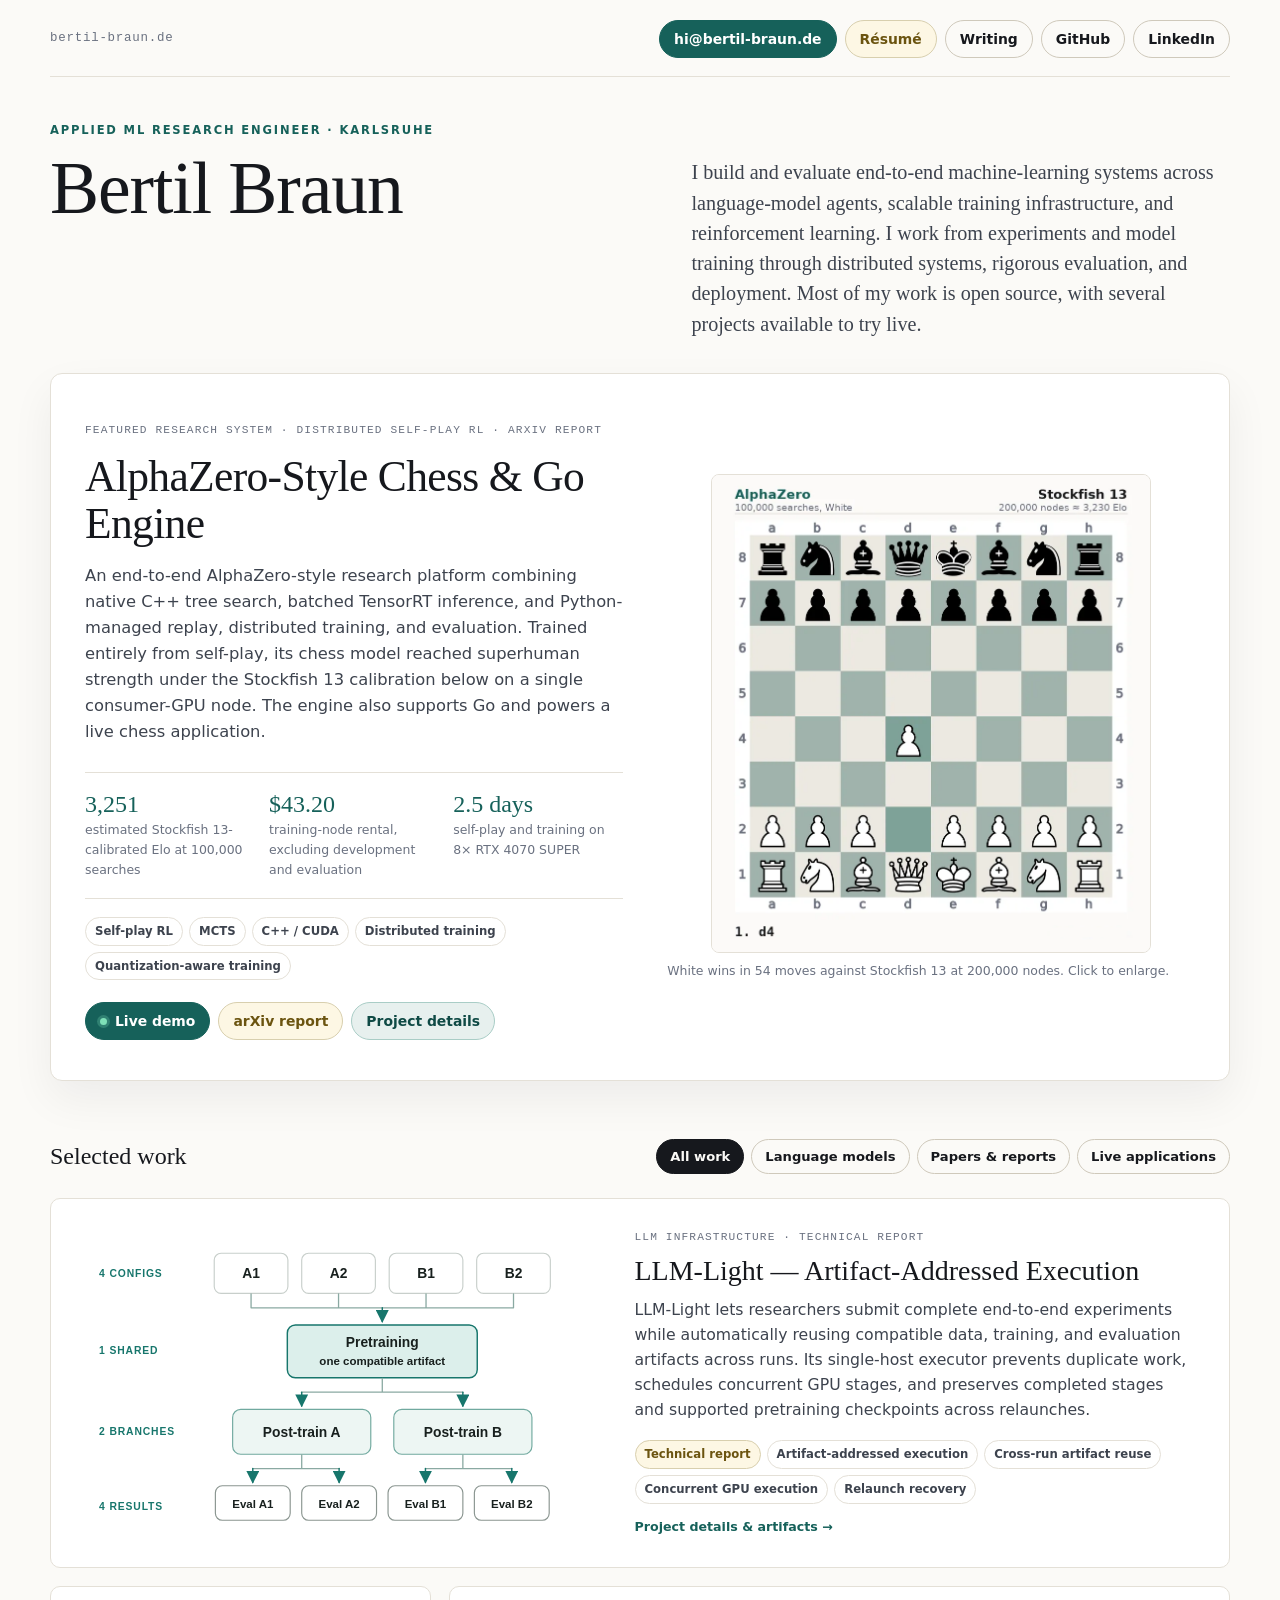
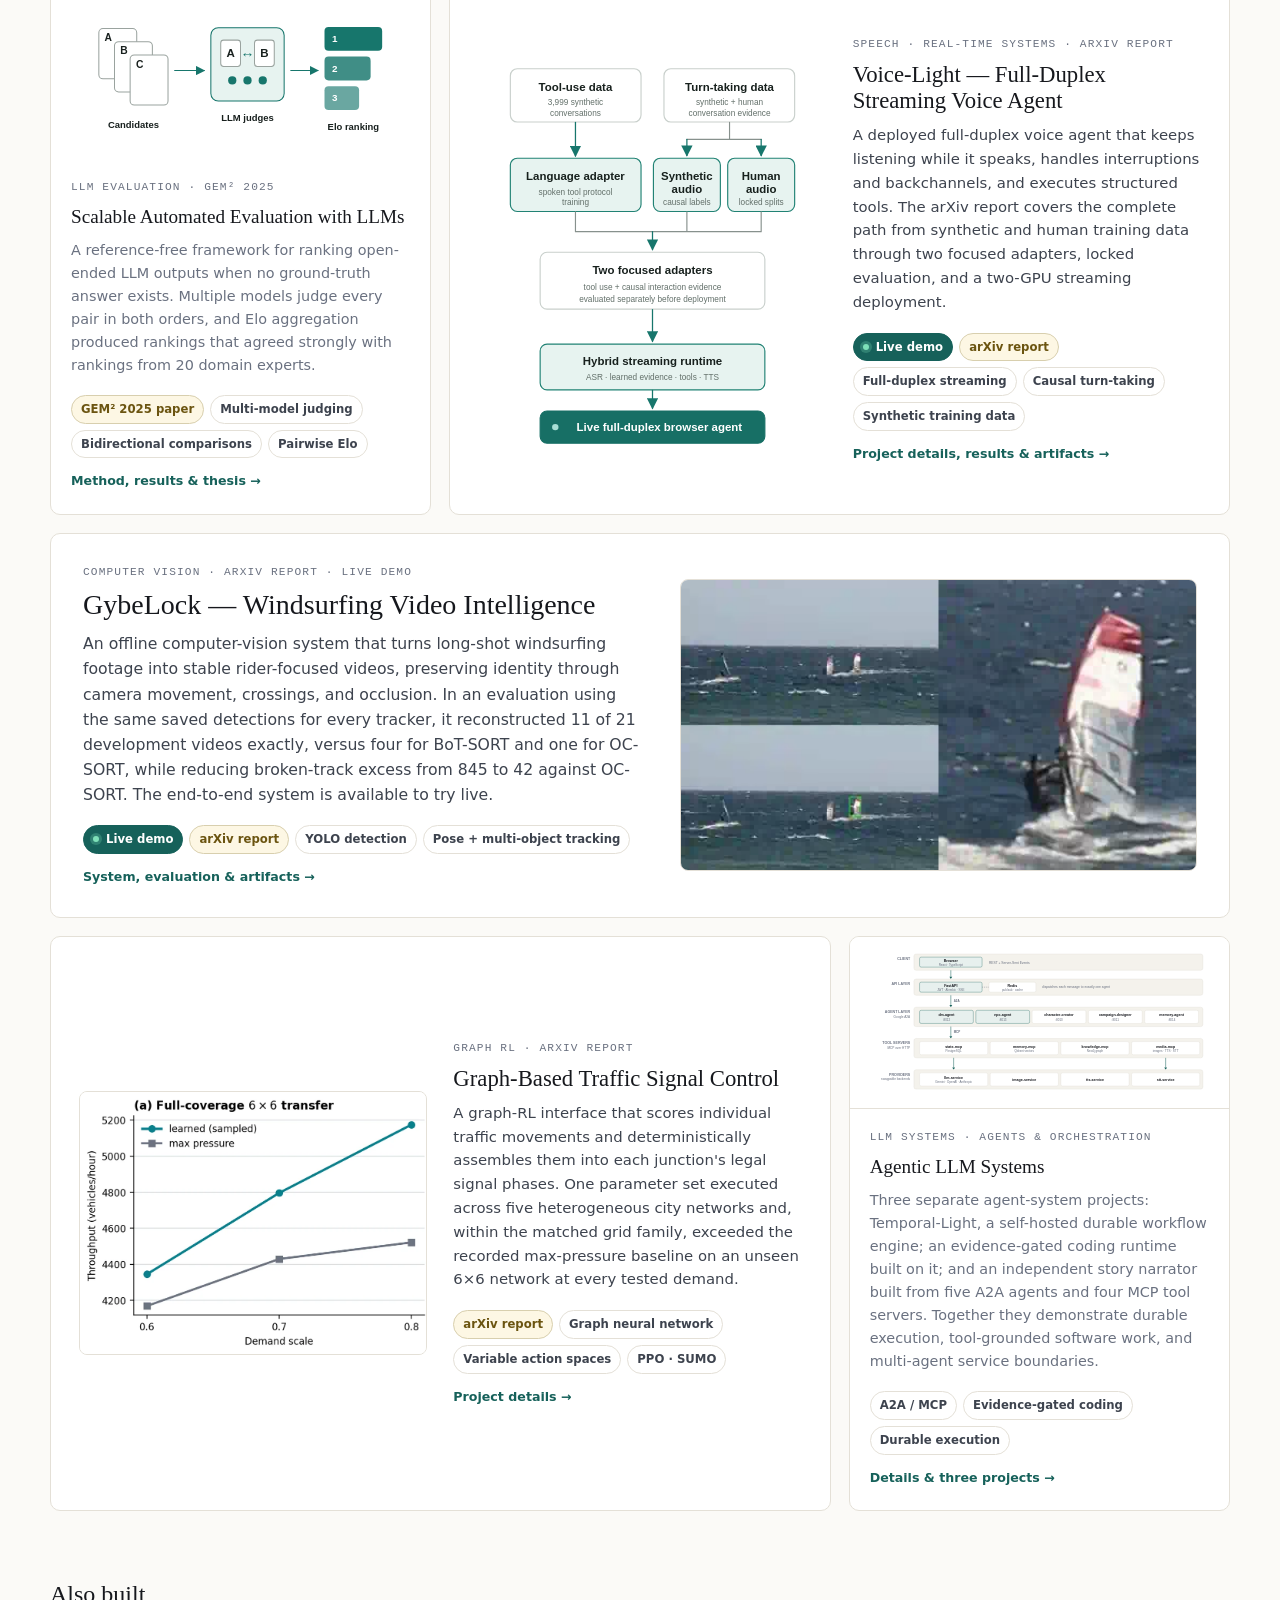
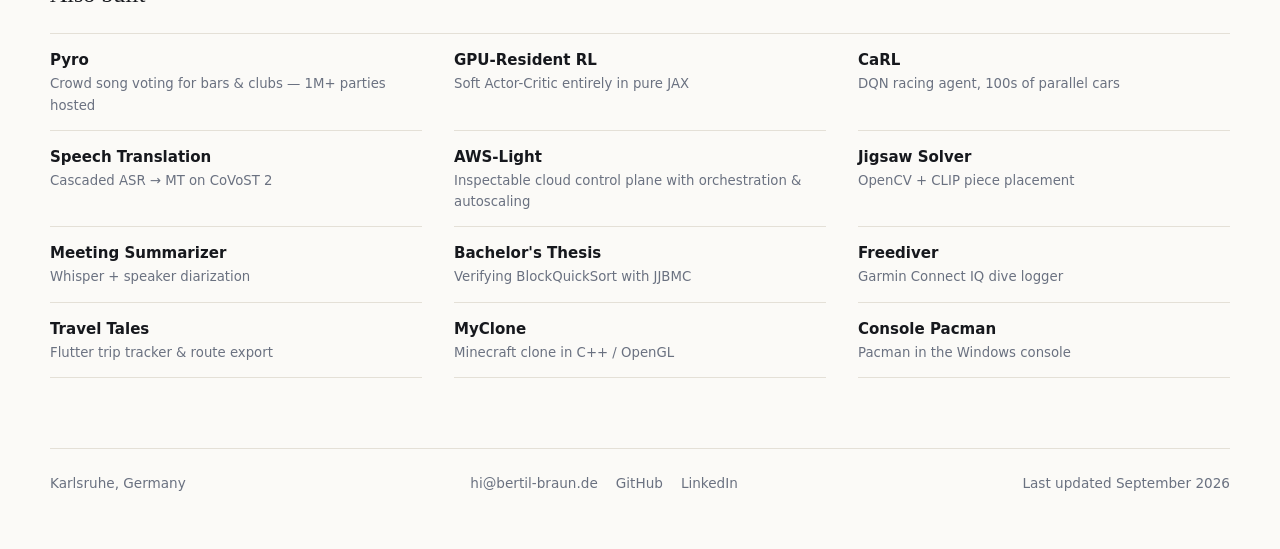
<file: projects/traffic-signal-control/index.html>
<!doctype html>
<!-- Generated by tools/build_project_routes.py; edit index.html instead. -->
<html lang="en">
<head>
  <meta charset="utf-8">
  <meta name="viewport" content="width=device-width, initial-scale=1">
  <base href="/">
  <title>Graph-Based Traffic Signal Control — Bertil Braun</title>
  <meta name="description" content="A graph-based reinforcement-learning controller that applies one learned movement-scoring model across road networks with different junction layouts and legal signal phases.">
  <meta name="author" content="Bertil Braun">
  <link rel="canonical" href="https://bertil-braun.de/projects/traffic-signal-control/">
  <meta property="og:type" content="website">
  <meta property="og:title" content="Graph-Based Traffic Signal Control — Bertil Braun">
  <meta property="og:description" content="A graph-based reinforcement-learning controller that applies one learned movement-scoring model across road networks with different junction layouts and legal signal phases.">
  <meta property="og:url" content="https://bertil-braun.de/projects/traffic-signal-control/">
  <meta property="og:image" content="https://bertil-braun.de/assets/social-card.png">
  <meta property="og:image:width" content="1200">
  <meta property="og:image:height" content="630">
  <meta property="og:image:alt" content="Bertil Braun — Applied ML Research Engineer in Karlsruhe, working across language-model agents, scalable training, distributed systems, reinforcement learning, and evaluation.">
  <meta name="twitter:card" content="summary_large_image">
  <meta name="twitter:title" content="Graph-Based Traffic Signal Control — Bertil Braun">
  <meta name="twitter:description" content="A graph-based reinforcement-learning controller that applies one learned movement-scoring model across road networks with different junction layouts and legal signal phases.">
  <meta name="twitter:image" content="https://bertil-braun.de/assets/social-card.png">
  <meta name="theme-color" content="#fbfaf7">
  <link rel="icon" href="data:image/svg+xml,%3Csvg xmlns='http://www.w3.org/2000/svg' viewBox='0 0 32 32'%3E%3Crect width='32' height='32' rx='7' fill='%2316615a'/%3E%3Ctext x='16' y='22' font-family='Georgia,serif' font-size='17' fill='%23fbfaf7' text-anchor='middle'%3EB%3C/text%3E%3C/svg%3E">
  <style>
    :root {
      color-scheme: light;

      --bg: #fbfaf7;
      --bg-tint: #f4f2ec;
      --panel: #ffffff;
      --ink: #16181d;
      --ink-2: #3d434e;
      --muted: #6a7180;
      --rule: #e4e0d7;
      --rule-strong: #cfc9bb;
      --accent: #16615a;
      --accent-ink: #0f4a45;
      --accent-soft: #e7f0ee;

      --serif: "Iowan Old Style", "Palatino Linotype", Palatino, "Book Antiqua", Georgia, "Times New Roman", serif;
      --sans: Inter, ui-sans-serif, system-ui, -apple-system, BlinkMacSystemFont, "Segoe UI", Roboto, sans-serif;
      --mono: ui-monospace, SFMono-Regular, "SF Mono", Menlo, Consolas, monospace;
    }

    * { box-sizing: border-box; }

    html { -webkit-text-size-adjust: 100%; }

    @media (prefers-reduced-motion: reduce) {
      * { animation-duration: 0.01ms !important; transition-duration: 0.01ms !important; }
    }

    body {
      margin: 0;
      min-height: 100vh;
      background: var(--bg);
      color: var(--ink);
      font-family: var(--sans);
      font-size: 17px;
      line-height: 1.6;
      -webkit-font-smoothing: antialiased;
    }

    a { color: inherit; }
    button { font: inherit; color: inherit; }
    ::selection { background: var(--accent-soft); }

    :focus-visible { outline: 2px solid var(--accent); outline-offset: 3px; border-radius: 3px; }

    .skip { position: absolute; left: -9999px; top: 0; padding: 10px 16px; background: var(--accent); color: #fff; z-index: 90; }
    .skip:focus { left: 12px; top: 12px; }

    .page { width: min(1180px, calc(100% - 48px)); margin: 0 auto; }

    /* ---------------- masthead ---------------- */

    .topbar {
      display: flex;
      flex-wrap: wrap;
      align-items: center;
      justify-content: space-between;
      gap: 12px 20px;
      padding: 20px 0 18px;
      border-bottom: 1px solid var(--rule);
    }

    .wordmark {
      font-family: var(--mono);
      font-size: 0.78rem;
      letter-spacing: 0.06em;
      color: var(--muted);
      text-decoration: none;
    }

    .wordmark:hover { color: var(--ink); }

    .masthead {
      display: grid;
      grid-template-columns: minmax(0, 1fr) minmax(0, 0.92fr);
      grid-template-areas:
        "eyebrow ."
        "name    lede";
      align-items: start;
      gap: 0 56px;
      padding: 44px 0 34px;
    }

    .masthead .eyebrow { grid-area: eyebrow; margin-bottom: 12px; }
    .masthead h1 { grid-area: name; margin: 0; }
    .masthead .lede { grid-area: lede; }

    .eyebrow {
      margin: 0;
      color: var(--accent);
      font-size: 0.72rem;
      font-weight: 700;
      letter-spacing: 0.16em;
      text-transform: uppercase;
    }

    h1 {
      margin: 12px 0 0;
      font-family: var(--serif);
      font-size: clamp(2.6rem, 6.4vw, 4.6rem);
      font-weight: 400;
      line-height: 1;
      letter-spacing: -0.015em;
    }

    .lede {
      max-width: 52ch;
      margin: 0;
      padding-top: 0.28em;
      font-family: var(--serif);
      font-size: clamp(1.08rem, 1.7vw, 1.26rem);
      line-height: 1.5;
      color: var(--ink-2);
    }


    .contact { display: flex; flex-wrap: wrap; align-items: center; gap: 8px; }

    .btn {
      display: inline-flex;
      align-items: center;
      gap: 8px;
      min-height: 38px;
      padding: 7px 14px;
      border: 1px solid var(--rule-strong);
      border-radius: 999px;
      background: transparent;
      color: var(--ink);
      font-size: 0.87rem;
      font-weight: 600;
      text-decoration: none;
      white-space: nowrap;
      cursor: pointer;
      transition: background-color 140ms ease, border-color 140ms ease, color 140ms ease;
    }

    .btn:hover { background: var(--bg-tint); border-color: var(--muted); }

    .btn.primary { border-color: var(--accent); background: var(--accent); color: #fff; }
    .btn.primary:hover { background: var(--accent-ink); border-color: var(--accent-ink); }

    .btn.accent { border-color: #a9cdc6; background: var(--accent-soft); color: var(--accent-ink); }
    .btn.accent:hover { background: #d8e9e5; border-color: var(--accent); }

    .btn.live {
      border-color: var(--accent);
      background: var(--accent);
      color: #fff;
    }

    .btn.live:hover { border-color: var(--accent-ink); background: var(--accent-ink); }

    .btn.paper-link { border-color: #d8cfae; background: #fdf7e4; color: #6b5410; }
    .btn.paper-link:hover { border-color: #b89d45; background: #f8edc7; }

    .btn .dot {
      width: 7px; height: 7px; border-radius: 50%;
      background: #7ee0b8; box-shadow: 0 0 0 3px rgba(126, 224, 184, 0.25);
    }

    /* ---------------- hero project ---------------- */

    .hero {
      display: grid;
      grid-template-columns: minmax(0, 1.02fr) minmax(0, 1fr);
      gap: 44px;
      align-items: center;
      padding: 40px 34px;
      border: 1px solid var(--rule);
      border-radius: 12px;
      background: var(--panel);
      box-shadow: 0 18px 44px rgba(22, 24, 29, 0.06);
      cursor: pointer;
      transition: border-color 140ms ease, box-shadow 140ms ease;
    }

    .hero:hover { border-color: var(--rule-strong); box-shadow: 0 22px 56px rgba(22, 24, 29, 0.1); }

    .hero > figure .shot { max-width: 440px; margin: 0 auto; }

    .kicker {
      display: inline-flex;
      align-items: center;
      gap: 8px;
      color: var(--muted);
      font-family: var(--mono);
      font-size: 0.7rem;
      letter-spacing: 0.1em;
      text-transform: uppercase;
    }

    .hero h2 {
      margin: 12px 0 0;
      font-family: var(--serif);
      font-size: clamp(1.9rem, 3.4vw, 2.75rem);
      font-weight: 400;
      line-height: 1.08;
      letter-spacing: -0.015em;
    }

    .hero > div > p { max-width: 54ch; margin: 16px 0 0; color: var(--ink-2); font-size: 1.02rem; }

    .stats {
      display: grid;
      grid-template-columns: repeat(3, minmax(0, 1fr));
      gap: 14px;
      margin-top: 26px;
      padding: 18px 0;
      border-top: 1px solid var(--rule);
      border-bottom: 1px solid var(--rule);
    }

    .stat b {
      display: block;
      font-family: var(--serif);
      font-size: 1.5rem;
      font-weight: 400;
      line-height: 1.1;
      color: var(--accent);
    }

    .stat span { display: block; margin-top: 3px; color: var(--muted); font-size: 0.78rem; }

    /* ---------------- shared bits ---------------- */

    .chips { display: flex; flex-wrap: wrap; gap: 6px; margin-top: 18px; }

    .chip {
      padding: 4px 9px;
      border: 1px solid var(--rule);
      border-radius: 999px;
      background: var(--panel);
      color: var(--ink-2);
      font-size: 0.73rem;
      font-weight: 600;
      white-space: nowrap;
    }

    .chip.paper { border-color: #d8cfae; background: #fdf7e4; color: #6b5410; }
    .chip.live { border-color: #b6d8cf; background: var(--accent-soft); color: var(--accent-ink); }

    a.chip.live {
      display: inline-flex;
      align-items: center;
      gap: 7px;
      border-color: var(--accent);
      background: var(--accent);
      color: #fff;
      text-decoration: none;
    }

    a.chip.live:hover { background: var(--accent-ink); border-color: var(--accent-ink); }

    a.chip.paper { text-decoration: none; }
    a.chip.paper:hover { border-color: #b89d45; background: #f8edc7; }

    .chip.live .dot {
      width: 6px;
      height: 6px;
      border-radius: 50%;
      background: #7ee0b8;
      box-shadow: 0 0 0 3px rgba(126, 224, 184, 0.25);
    }

    .actions { display: flex; flex-wrap: wrap; gap: 8px; margin-top: 22px; }

    figure { margin: 0; }

    .shot { position: relative; display: block; width: 100%; padding: 0; border: 0; background: none; cursor: zoom-in; }

    .shot img {
      display: block;
      width: 100%;
      height: auto;
      border: 1px solid var(--rule);
      border-radius: 8px;
      background: var(--panel);
    }

    .shot::after {
      content: "⤢";
      position: absolute;
      right: 10px;
      bottom: 10px;
      width: 26px;
      height: 26px;
      display: grid;
      place-items: center;
      border-radius: 6px;
      background: rgba(22, 24, 29, 0.62);
      color: #fff;
      font-size: 0.78rem;
      opacity: 0;
      transition: opacity 140ms ease;
    }

    .shot:hover::after, .shot:focus-visible::after { opacity: 1; }

    figcaption { margin-top: 8px; color: var(--muted); font-size: 0.78rem; }

    /* ---------------- work section ---------------- */

    .work { padding-top: 56px; }

    .work-head {
      display: flex;
      flex-wrap: wrap;
      align-items: center;
      justify-content: space-between;
      gap: 14px 24px;
      margin-bottom: 22px;
    }

    h3.section-title {
      margin: 0;
      font-family: var(--serif);
      font-size: 1.5rem;
      font-weight: 400;
    }

    .filters { display: flex; flex-wrap: wrap; gap: 7px; }

    .filter {
      padding: 6px 13px;
      border: 1px solid var(--rule-strong);
      border-radius: 999px;
      background: transparent;
      font-size: 0.82rem;
      font-weight: 600;
      cursor: pointer;
      transition: background-color 140ms ease, color 140ms ease, border-color 140ms ease;
    }

    .filter:hover { background: var(--bg-tint); }
    .filter[aria-pressed="true"] { border-color: var(--ink); background: var(--ink); color: var(--bg); }

    .mosaic {
      display: grid;
      grid-template-columns: repeat(3, minmax(0, 1fr));
      gap: 18px;
    }

    .tile {
      display: flex;
      flex-direction: column;
      border: 1px solid var(--rule);
      border-radius: 10px;
      background: var(--panel);
      text-align: left;
      overflow: hidden;
      cursor: pointer;
      transition: border-color 140ms ease, box-shadow 140ms ease, transform 140ms ease;
    }

    .tile:hover, .tile:focus-visible {
      border-color: var(--rule-strong);
      box-shadow: 0 16px 38px rgba(22, 24, 29, 0.08);
      transform: translateY(-2px);
    }

    [hidden] { display: none !important; }

    .thumb {
      height: 172px;
      border-bottom: 1px solid var(--rule);
      background: var(--bg-tint);
      overflow: hidden;
    }

    .thumb img { display: block; width: 100%; height: 100%; object-fit: cover; object-position: top center; }

    .thumb.fit {
      display: flex;
      align-items: center;
      justify-content: center;
      padding: 12px;
      background: var(--panel);
    }

    .thumb.fit img { width: auto; max-width: 100%; height: 100%; object-fit: contain; }

    .tile-body { display: flex; flex-direction: column; flex: 1; padding: 20px 20px 22px; }

    .tile h4 {
      margin: 8px 0 0;
      font-family: var(--serif);
      font-size: 1.2rem;
      font-weight: 400;
      line-height: 1.25;
    }

    .tile p { margin: 10px 0 0; color: var(--muted); font-size: 0.9rem; }

    .tile .chips { margin-top: auto; padding-top: 18px; }

    .cue { margin-top: 13px; color: var(--accent); font-size: 0.79rem; font-weight: 650; text-decoration: none; }
    .cue:hover { color: var(--accent-ink); text-decoration: underline; text-underline-offset: 3px; }

    /* --- wide tiles: media beside text, side alternates --- */

    .tile.wide {
      grid-column: span 3;
      display: grid;
      grid-template-columns: minmax(0, 0.92fr) minmax(0, 1fr);
      align-items: center;
      gap: 34px;
      padding: 30px 32px;
    }

    .tile.wide.media-right { grid-template-columns: minmax(0, 1fr) minmax(0, 0.92fr); }

    .tile.wide.span2 {
      grid-column: span 2;
      gap: 26px;
      padding: 26px 28px;
    }

    .tile.wide.span2 h4 { font-size: clamp(1.2rem, 1.8vw, 1.42rem); }
    .tile.wide.span2 p { font-size: 0.93rem; }
    .tile.wide.span2 { grid-template-columns: minmax(0, 1fr) minmax(0, 1fr); }
    .tile.wide.span2 .tile-media img { max-height: 300px; }

    .tile.wide.span2 .tile-media.voice-portrait {
      display: flex;
      align-items: center;
      justify-content: center;
    }

    .tile.wide.span2 .tile-media.voice-portrait img {
      width: auto;
      max-width: 100%;
      max-height: 390px;
    }

    .tile.wide .tile-media { order: 0; }
    .tile.wide.media-right .tile-media { order: 2; }

    .tile.wide .tile-media img {
      display: block;
      width: 100%;
      height: auto;
      max-height: 300px;
      object-fit: contain;
      border: 1px solid var(--rule);
      border-radius: 8px;
      background: var(--panel);
    }

    .tile.wide .tile-body { padding: 0; }

    .tile.wide h4 { font-size: clamp(1.35rem, 2.3vw, 1.75rem); line-height: 1.14; }
    .tile.wide p { color: var(--ink-2); font-size: 0.98rem; }
    .tile.wide .chips { margin-top: 18px; padding-top: 0; }

    /* Filtered results use a regular comparison grid instead of retaining editorial spans. */

    .mosaic.is-filtered { grid-template-columns: repeat(2, minmax(0, 1fr)); }

    .mosaic.is-filtered .tile,
    .mosaic.is-filtered .tile.wide,
    .mosaic.is-filtered .tile.wide.media-right,
    .mosaic.is-filtered .tile.wide.span2 {
      grid-column: auto;
      display: flex;
      gap: 0;
      padding: 0;
    }

    .mosaic.is-filtered .tile.wide .tile-media {
      order: 0;
      height: 172px;
      padding: 12px;
      border-bottom: 1px solid var(--rule);
      background: var(--bg-tint);
    }

    .mosaic.is-filtered .tile.wide .tile-media .shot {
      height: 100%;
      overflow: hidden;
    }

    .mosaic.is-filtered .tile.wide .tile-media img {
      width: 100%;
      height: 100%;
      max-height: none;
      border: 0;
      border-radius: 0;
      background: transparent;
      object-fit: contain;
    }

    .mosaic.is-filtered .tile.wide .tile-body { padding: 20px 20px 22px; }
    .mosaic.is-filtered .tile.wide h4 { font-size: 1.2rem; line-height: 1.25; }
    .mosaic.is-filtered .tile.wide p { color: var(--muted); font-size: 0.9rem; }
    .mosaic.is-filtered .tile.wide .chips { margin-top: auto; padding-top: 18px; }

    .empty { grid-column: 1 / -1; padding: 36px 0; color: var(--muted); font-size: 0.92rem; }

    /* ---------------- also built ---------------- */

    .also-head { margin: 64px 0 0; }
    .also-head[hidden], .also[hidden] { display: none; }

    .also {
      display: grid;
      grid-template-columns: repeat(auto-fill, minmax(300px, 1fr));
      gap: 0 32px;
      margin-top: 20px;
      border-top: 1px solid var(--rule);
    }

    .also a { display: block; padding: 14px 0; border-bottom: 1px solid var(--rule); text-decoration: none; transition: color 140ms ease; }
    .also a[hidden] { display: none; }
    .also a:hover { color: var(--accent); }
    .also .name { display: block; font-weight: 650; font-size: 0.94rem; }
    .also .what { display: block; margin-top: 1px; color: var(--muted); font-size: 0.83rem; }

    /* ---------------- footer ---------------- */

    footer {
      display: flex;
      flex-wrap: wrap;
      justify-content: space-between;
      gap: 12px 24px;
      margin-top: 70px;
      padding: 24px 0 54px;
      border-top: 1px solid var(--rule);
      color: var(--muted);
      font-size: 0.85rem;
    }

    footer a { color: var(--muted); text-decoration: none; }
    footer a:hover { color: var(--accent); }
    .footer-links { display: flex; flex-wrap: wrap; gap: 18px; }

    /* ---------------- modal ---------------- */

    .backdrop {
      position: fixed;
      inset: 0;
      z-index: 40;
      display: none;
      align-items: center;
      justify-content: center;
      padding: 28px;
      background: rgba(22, 24, 29, 0.42);
      backdrop-filter: blur(6px);
    }

    .backdrop.open { display: flex; }

    .modal {
      width: min(1000px, 100%);
      max-height: min(880px, calc(100vh - 56px));
      overflow: auto;
      border-radius: 12px;
      background: var(--panel);
      box-shadow: 0 30px 90px rgba(12, 14, 20, 0.32);
    }

    .modal-head {
      position: sticky;
      top: 0;
      z-index: 2;
      display: flex;
      align-items: flex-start;
      justify-content: space-between;
      gap: 18px;
      padding: 24px 26px 16px;
      border-bottom: 1px solid var(--rule);
      background: var(--panel);
    }

    .modal-head h1 { margin: 0; font-family: var(--serif); font-size: 1.48rem; font-weight: 400; line-height: 1.2; }

    .modal-kicker {
      margin: 0 0 6px;
      color: var(--accent);
      font-size: 0.68rem;
      font-weight: 700;
      letter-spacing: 0.14em;
      text-transform: uppercase;
    }

    .modal-close {
      flex: none;
      width: 36px; height: 36px;
      border: 1px solid var(--rule-strong);
      border-radius: 999px;
      background: var(--panel);
      color: var(--muted);
      font-size: 1.2rem;
      line-height: 1;
      cursor: pointer;
    }
    .modal-close:hover { background: var(--bg-tint); color: var(--ink); }

    .modal-body { padding: 24px 26px 30px; }

    .modal-body > .cols {
      display: grid;
      grid-template-columns: minmax(0, 1fr) minmax(300px, 400px);
      gap: 28px;
    }

    .modal-body p { margin: 0; color: var(--ink-2); font-size: 0.97rem; }
    .modal-body ul { margin: 16px 0 0; padding-left: 18px; color: var(--ink-2); font-size: 0.94rem; }
    .modal-body li + li { margin-top: 8px; }
    .modal-body code { font-family: var(--mono); font-size: 0.88em; background: var(--bg-tint); padding: 1px 5px; border-radius: 4px; }

    .modal-media { display: grid; align-content: start; gap: 18px; }


    .facts-table { width: 100%; margin-top: 18px; border-collapse: collapse; font-size: 0.88rem; }
    .facts-table th, .facts-table td { padding: 7px 10px; border-bottom: 1px solid var(--rule); text-align: left; }
    .facts-table th { color: var(--muted); font-weight: 650; font-size: 0.76rem; letter-spacing: 0.04em; text-transform: uppercase; }
    .facts-table td:first-child { color: var(--ink-2); }
    .facts-table td b { font-weight: 700; }

    .refs { margin-top: 22px; padding-top: 16px; border-top: 1px solid var(--rule); }

    .refs h5 {
      margin: 0 0 10px;
      font-family: var(--sans);
      font-size: 0.68rem;
      font-weight: 700;
      letter-spacing: 0.14em;
      text-transform: uppercase;
      color: var(--muted);
    }

    .refs .cite { margin: 0 0 12px; font-family: var(--serif); font-size: 0.94rem; color: var(--ink-2); }
    .refs .cite .t { font-style: italic; }

    .note {
      margin-top: 16px;
      padding: 12px 14px;
      border-left: 2px solid var(--rule-strong);
      color: var(--muted);
      font-size: 0.86rem;
    }

    .detail-section + .detail-section { margin-top: 24px; }
    .detail-section h3 {
      margin: 0 0 9px;
      font-family: var(--sans);
      font-size: 0.72rem;
      font-weight: 750;
      letter-spacing: 0.12em;
      text-transform: uppercase;
      color: var(--accent);
    }

    .writing-list { display: grid; gap: 0; }

    .writing-item {
      display: grid;
      grid-template-columns: minmax(0, 1fr) auto;
      align-items: center;
      gap: 18px;
      padding: 18px 0;
      border-bottom: 1px solid var(--rule);
    }

    .writing-item:first-child { padding-top: 0; }
    .writing-item:last-child { padding-bottom: 0; border-bottom: 0; }

    .writing-item h3 {
      margin: 3px 0 5px;
      font-family: var(--serif);
      font-size: 1.12rem;
      font-weight: 400;
      line-height: 1.3;
    }

    .writing-item .writing-meta {
      color: var(--accent);
      font-family: var(--mono);
      font-size: 0.68rem;
      font-weight: 700;
      letter-spacing: 0.09em;
      text-transform: uppercase;
    }

    .writing-item .writing-summary { max-width: 70ch; font-size: 0.9rem; }
    .writing-item > .btn { justify-self: end; }

    /* ---------------- lightbox ---------------- */

    .lightbox {
      position: fixed;
      inset: 0;
      z-index: 70;
      display: none;
      flex-direction: column;
      align-items: center;
      justify-content: center;
      gap: 14px;
      padding: 32px;
      background: rgba(12, 14, 18, 0.93);
      cursor: zoom-out;
    }

    .lightbox.open { display: flex; }

    .lightbox img {
      max-width: min(1400px, 100%);
      max-height: calc(100vh - 130px);
      object-fit: contain;
      border-radius: 6px;
      background: #fff;
    }

    .lightbox figcaption { max-width: 74ch; color: #e7e5df; font-size: 0.88rem; text-align: center; }

    .lightbox-close {
      position: absolute;
      top: 18px; right: 18px;
      width: 40px; height: 40px;
      border: 1px solid rgba(255, 255, 255, 0.35);
      border-radius: 999px;
      background: transparent;
      color: #fff;
      font-size: 1.3rem;
      line-height: 1;
      cursor: pointer;
    }
    .lightbox-close:hover { background: rgba(255, 255, 255, 0.14); }

    /* ---------------- responsive ---------------- */

    @media (max-width: 1000px) {
      .mosaic { grid-template-columns: repeat(2, minmax(0, 1fr)); }
      .tile.wide { grid-column: span 2; }
      .tile.wide.span2 {
        grid-column: span 1;
        display: flex;
        gap: 0;
        padding: 0;
      }
      .tile.wide.span2 .tile-media {
        order: 0;
        height: 172px;
        padding: 12px;
        border-bottom: 1px solid var(--rule);
        background: var(--bg-tint);
      }
      .tile.wide.span2 .tile-media img {
        width: 100%;
        height: 100%;
        max-height: none;
        border: 0;
        border-radius: 0;
        background: transparent;
        object-fit: contain;
      }
      .tile.wide.span2 .tile-media.voice-portrait { height: 320px; }
      .tile.wide.span2 .tile-media.voice-portrait img {
        width: auto;
        height: 100%;
      }
      .tile.wide.span2 .tile-body { padding: 20px 20px 22px; }
      .tile.wide.span2 h4 { font-size: 1.2rem; line-height: 1.25; }
      .tile.wide.span2 p { color: var(--muted); font-size: 0.9rem; }
      .tile.wide.span2 .chips { margin-top: auto; padding-top: 18px; }
    }

    @media (max-width: 860px) {
      body { font-size: 16px; }
      .page { width: min(100% - 32px, 1180px); }
      .masthead {
        grid-template-columns: 1fr;
        grid-template-areas: "eyebrow" "name" "lede";
        gap: 0;
        padding-top: 40px;
      }
      .masthead .lede { padding-top: 18px; }
      .contact { justify-content: flex-start; }
      .hero { grid-template-columns: 1fr; gap: 26px; padding: 26px 22px; }
      .hero > figure { order: 2; }
      .work-head { align-items: stretch; }
      .filters { display: grid; grid-template-columns: repeat(2, minmax(0, 1fr)); width: 100%; }
      .filter { min-width: 0; text-align: center; }
      .mosaic { grid-template-columns: minmax(0, 1fr); gap: 16px; }
      .mosaic.is-filtered { grid-template-columns: minmax(0, 1fr); }
      .tile { min-width: 0; }
      .tile.wide, .tile.wide.media-right, .tile.wide.span2 {
        grid-column: 1 / -1;
        display: flex;
        grid-template-columns: minmax(0, 1fr);
        gap: 0;
        padding: 0;
      }
      .tile.wide .tile-media, .tile.wide.media-right .tile-media, .tile.wide.span2 .tile-media {
        order: 0;
        height: 184px;
        padding: 12px;
        border-bottom: 1px solid var(--rule);
        background: var(--bg-tint);
      }
      .mosaic.is-filtered .tile.wide .tile-media { height: 184px; }
      .tile.wide .tile-media img, .tile.wide.span2 .tile-media img {
        width: 100%;
        height: 100%;
        max-height: none;
        border: 0;
        border-radius: 0;
        background: transparent;
        object-fit: contain;
      }
      .tile.wide .tile-media.voice-portrait,
      .tile.wide.span2 .tile-media.voice-portrait {
        height: 390px;
        padding: 16px;
      }
      .tile.wide .tile-media.voice-portrait img,
      .tile.wide.span2 .tile-media.voice-portrait img {
        width: auto;
        height: 100%;
      }
      .tile.wide .tile-body, .tile.wide.span2 .tile-body { padding: 20px 20px 22px; }
      .thumb { height: 184px; }
      .tile p, .tile.wide p, .tile.wide.span2 p { font-size: 0.9rem; line-height: 1.55; }
      .backdrop { padding: 0; }
      .modal { max-height: 100vh; height: 100%; border-radius: 0; }
      .modal-body > .cols { grid-template-columns: 1fr; gap: 22px; }
      .modal-body { padding: 20px; }
      .modal-head { padding: 20px 20px 14px; }
      .writing-item { grid-template-columns: 1fr; gap: 12px; }
      .writing-item > .btn { justify-self: start; }
      .lightbox { padding: 16px; }
    }

    .tile .diagram-media,
    .tile.wide .tile-media.diagram-media,
    .tile.wide.span2 .tile-media.diagram-media {
      border-bottom: 0;
      background: transparent;
    }

    .tile .diagram-media img,
    .tile.wide .tile-media.diagram-media img,
    .tile.wide.span2 .tile-media.diagram-media img {
      border: 0;
      border-radius: 0;
      background: transparent;
    }

    .diagram-figure img { display: block; width: 100%; height: auto; }

    @media print {
      .backdrop, .lightbox, .filters, .cue { display: none !important; }
      body { background: #fff; }
    }
  </style>
</head>
<body>
  <a class="skip" href="#work">Skip to projects</a>

  <div class="page">
    <div class="topbar">
      <a class="wordmark" href="/">bertil-braun.de</a>
      <nav class="contact" aria-label="Contact and profiles">
        <a class="btn primary" href="mailto:hi@bertil-braun.de">hi@bertil-braun.de</a>
        <a class="btn paper-link" href="assets/bertil-braun-cv.pdf?v=20260930-public" target="_blank" rel="noopener">Résumé</a>
        <button class="btn" type="button" id="writing-button" aria-haspopup="dialog" aria-controls="modal">Writing</button>
        <a class="btn" href="https://github.com/BertilBraun" target="_blank" rel="noopener">GitHub</a>
        <a class="btn" href="https://www.linkedin.com/in/bertil-braun" target="_blank" rel="noopener">LinkedIn</a>
      </nav>
    </div>

    <header class="masthead">
      <p class="eyebrow">Applied ML Research Engineer · Karlsruhe</p>
      <h1>Bertil&nbsp;Braun</h1>
      <p class="lede">
        I build and evaluate end-to-end machine-learning systems across language-model agents,
        scalable training infrastructure, and reinforcement learning. I work from experiments and
        model training through distributed systems, rigorous evaluation, and deployment. Most of
        my work is open source, with several projects available to try live.
      </p>
    </header>

    <main id="work">
      <!-- ============ hero project ============ -->
      <article class="hero" data-open="chess">
        <div>
          <span class="kicker">Featured research system · Distributed self-play RL · arXiv report</span>
          <h2>AlphaZero-Style Chess &amp; Go Engine</h2>
          <p>
            An end-to-end AlphaZero-style research platform combining native C++ tree search,
            batched TensorRT inference, and Python-managed replay, distributed training, and
            evaluation. Trained entirely from self-play, its chess model reached superhuman
            strength under the Stockfish 13 calibration below on a single consumer-GPU node.
            The engine also supports Go and powers a live chess application.
          </p>
          <div class="stats">
            <span class="stat"><b>3,251</b><span>estimated Stockfish 13-calibrated Elo at 100,000 searches</span></span>
            <span class="stat"><b>$43.20</b><span>training-node rental, excluding development and evaluation</span></span>
            <span class="stat"><b>2.5 days</b><span>self-play and training on 8× RTX 4070 SUPER</span></span>
          </div>
          <div class="chips">
            <span class="chip">Self-play RL</span>
            <span class="chip">MCTS</span>
            <span class="chip">C++ / CUDA</span>
            <span class="chip">Distributed training</span>
            <span class="chip">Quantization-aware training</span>
          </div>
          <div class="actions">
            <a class="btn live" href="https://chess.bertil-braun.de/" target="_blank" rel="noopener" data-stop>
              <span class="dot" aria-hidden="true"></span> Live demo
            </a>
            <a class="btn paper-link" href="https://arxiv.org/abs/2609.37447" target="_blank" rel="noopener" data-stop>arXiv report</a>
            <a class="btn accent" href="/projects/alphazero/" data-project-link="chess">Project details</a>
          </div>
        </div>
        <figure>
          <button class="shot" type="button" data-stop
                  data-src="assets/chess-game.webp?v=game74-elo"
                  data-caption="Game 74 of the final evaluation: checkpoint 1026 plays White at 100,000 searches per move against Stockfish 13 at 200,000 nodes. After the fixed eight-move opening, the game ends with 54. Qf7#. The model scored 25 wins, 56 draws, and 19 losses across this 100-game match.">
            <img src="assets/chess-game.webp?v=game74-elo" alt="AlphaZero playing White at 100,000 searches against Stockfish 13 at 200,000 nodes, winning with 54. Qf7 checkmate" width="883" height="962">
          </button>
          <figcaption>White wins in 54 moves against Stockfish 13 at 200,000 nodes. Click to enlarge.</figcaption>
        </figure>
      </article>

      <!-- ============ mosaic ============ -->
      <section class="work" aria-labelledby="work-title">
        <div class="work-head">
          <h3 class="section-title" id="work-title">Selected work</h3>
          <div class="filters" role="group" aria-label="Filter selected and additional work">
            <button class="filter" type="button" data-filter="all" aria-pressed="true">All work</button>
            <button class="filter" type="button" data-filter="language" aria-pressed="false">Language models</button>
            <button class="filter" type="button" data-filter="publication" aria-pressed="false">Papers &amp; reports</button>
            <button class="filter" type="button" data-filter="live" aria-pressed="false">Live applications</button>
          </div>
        </div>

        <div class="mosaic" id="mosaic">

          <article class="tile wide" data-open="llm-light" data-tags="language publication">
            <figure class="tile-media diagram-media">
              <img src="assets/llm-light-card.svg" alt="Four complete experiment configurations resolve to one shared pretraining artifact, two post-training artifacts, and four evaluation artifacts" loading="lazy" decoding="async">
            </figure>
            <div class="tile-body">
              <span class="kicker">LLM infrastructure · Technical report</span>
              <h4>LLM-Light — Artifact-Addressed Execution</h4>
              <p>
                LLM-Light lets researchers submit complete end-to-end experiments while automatically
                reusing compatible data, training, and evaluation artifacts across runs. Its
                single-host executor prevents duplicate work, schedules concurrent GPU stages,
                and preserves completed stages and supported pretraining checkpoints across relaunches.
              </p>
              <div class="chips">
                <a class="chip paper" href="https://github.com/BertilBraun/LLM-Light/releases/download/Technical-Report/artifact-addressed-execution-llm-light.pdf" target="_blank" rel="noopener" data-stop>Technical report</a>
                <span class="chip">Artifact-addressed execution</span>
                <span class="chip">Cross-run artifact reuse</span>
                <span class="chip">Concurrent GPU execution</span>
                <span class="chip">Relaunch recovery</span>
              </div>
              <a class="cue" href="/projects/llm-light/" data-project-link="llm-light">Project details &amp; artifacts →</a>
            </div>
          </article>

          <article class="tile" data-open="llm-eval" data-tags="language publication">
            <span class="thumb fit diagram-media"><img src="assets/llm-eval-card.svg" alt="Candidate outputs are compared in both orders by multiple language-model judges and aggregated into an Elo ranking" loading="lazy" decoding="async"></span>
            <div class="tile-body">
              <span class="kicker">LLM evaluation · GEM² 2025</span>
              <h4>Scalable Automated Evaluation with LLMs</h4>
              <p>A reference-free framework for ranking open-ended LLM outputs when no ground-truth answer exists. Multiple models judge every pair in both orders, and Elo aggregation produced rankings that agreed strongly with rankings from 20 domain experts.</p>
              <div class="chips">
                <a class="chip paper" href="https://aclanthology.org/2025.gem-1.28/" target="_blank" rel="noopener" data-stop>GEM² 2025 paper</a>
                <span class="chip">Multi-model judging</span>
                <span class="chip">Bidirectional comparisons</span>
                <span class="chip">Pairwise Elo</span>
              </div>
              <a class="cue" href="/projects/scalable-llm-evaluation/" data-project-link="llm-eval">Method, results &amp; thesis →</a>
            </div>
          </article>

          <article class="tile wide span2" data-open="voice-light" data-tags="language publication live">
            <figure class="tile-media voice-portrait diagram-media">
              <img src="assets/voice-light-card.svg" alt="Tool-use and turn-taking data feed two focused adapters and a hybrid streaming runtime for the live full-duplex browser agent" loading="lazy" decoding="async">
            </figure>
            <div class="tile-body">
              <span class="kicker">Speech · Real-time systems · arXiv report</span>
              <h4>Voice-Light — Full-Duplex Streaming Voice Agent</h4>
              <p>A deployed full-duplex voice agent that keeps listening while it speaks, handles interruptions and backchannels, and executes structured tools. The arXiv report covers the complete path from synthetic and human training data through two focused adapters, locked evaluation, and a two-GPU streaming deployment.</p>
              <div class="chips">
                <a class="chip live" href="https://voice.bertil-braun.de" target="_blank" rel="noopener" data-stop>
                  <span class="dot" aria-hidden="true"></span> Live demo
                </a>
                <a class="chip paper" href="https://arxiv.org/abs/2609.20995" target="_blank" rel="noopener" data-stop>arXiv report</a>
                <span class="chip">Full-duplex streaming</span>
                <span class="chip">Causal turn-taking</span>
                <span class="chip">Synthetic training data</span>
              </div>
              <a class="cue" href="/projects/voice-light/" data-project-link="voice-light">Project details, results &amp; artifacts →</a>
            </div>
          </article>

          <article class="tile wide media-right" data-open="gybelock" data-tags="live publication">
            <figure class="tile-media">
              <button class="shot" type="button" data-stop
                      data-src="assets/gybelock.webp"
                      data-caption="Top left: the original beach-shot footage. Bottom left: detections and tracks, with the selected rider boxed. Right: the stabilised focused view that follows that rider.">
                <img src="assets/gybelock.webp" alt="Windsurfing footage with rider detections and a stabilised focused view of one selected rider" loading="lazy" decoding="async">
              </button>
            </figure>
            <div class="tile-body">
              <span class="kicker">Computer vision · arXiv report · Live demo</span>
              <h4>GybeLock — Windsurfing Video Intelligence</h4>
              <p>
                An offline computer-vision system that turns long-shot windsurfing footage into
                stable rider-focused videos, preserving identity through camera movement, crossings,
                and occlusion. In an evaluation using the same saved detections for every tracker, it
                reconstructed 11 of 21 development videos exactly, versus four for BoT-SORT and one
                for OC-SORT, while reducing broken-track excess from 845 to 42 against OC-SORT. The
                end-to-end system is available to try live.
              </p>
              <div class="chips">
                <a class="chip live" href="https://gybelock.bertil-braun.de" target="_blank" rel="noopener" data-stop>
                  <span class="dot" aria-hidden="true"></span> Live demo
                </a>
                <a class="chip paper" href="https://arxiv.org/abs/2609.24492" target="_blank" rel="noopener" data-stop>arXiv report</a>
                <span class="chip">YOLO detection</span>
                <span class="chip">Pose + multi-object tracking</span>
              </div>
              <a class="cue" href="/projects/gybelock/" data-project-link="gybelock">System, evaluation &amp; artifacts →</a>
            </div>
          </article>

          <article class="tile wide span2" data-open="gnn" data-tags="publication">
            <figure class="tile-media">
              <button class="shot" type="button" data-stop
                      data-src="assets/gnn-results.webp"
                      data-caption="Left: sampled control versus max pressure on an unseen 6×6 grid, by demand — the learned policy is ahead at every demand level. Right: each city normalised by its own strongest non-learned baseline; anything up and to the right of the crosshair beats every non-learned controller on both throughput and completion.">
                <img src="assets/gnn-transfer.webp" alt="Line chart: learned control versus max pressure throughput on an unseen 6x6 grid across three demand levels" loading="lazy" decoding="async">
              </button>
            </figure>
            <div class="tile-body">
              <span class="kicker">Graph RL · arXiv report</span>
              <h4>Graph-Based Traffic Signal Control</h4>
              <p>
                A graph-RL interface that scores individual traffic movements and deterministically
                assembles them into each junction's legal signal phases. One parameter set executed
                across five heterogeneous city networks and, within the matched grid family,
                exceeded the recorded max-pressure baseline on an unseen 6×6 network at every tested demand.
              </p>
              <div class="chips">
                <a class="chip paper" href="https://arxiv.org/abs/2607.21831" target="_blank" rel="noopener" data-stop>arXiv report</a>
                <span class="chip">Graph neural network</span>
                <span class="chip">Variable action spaces</span>
                <span class="chip">PPO · SUMO</span>
              </div>
              <a class="cue" href="/projects/traffic-signal-control/" data-project-link="gnn">Project details →</a>
            </div>
          </article>

          <article class="tile" data-open="agentic" data-tags="language">
            <span class="thumb fit"><img src="assets/agentic.svg" alt="Layered architecture diagram for the independent multi-agent story narrator" loading="lazy" decoding="async"></span>
            <div class="tile-body">
              <span class="kicker">LLM systems · Agents &amp; orchestration</span>
              <h4>Agentic LLM Systems</h4>
              <p>Three separate agent-system projects: Temporal-Light, a self-hosted durable workflow engine; an evidence-gated coding runtime built on it; and an independent story narrator built from five A2A agents and four MCP tool servers. Together they demonstrate durable execution, tool-grounded software work, and multi-agent service boundaries.</p>
              <div class="chips">
                <span class="chip">A2A / MCP</span>
                <span class="chip">Evidence-gated coding</span>
                <span class="chip">Durable execution</span>
              </div>
              <a class="cue" href="/projects/agentic-llm-systems/" data-project-link="agentic">Details &amp; three projects →</a>
            </div>
          </article>

          <p class="empty" id="empty" hidden>No projects in that area.</p>
        </div>

        <div class="also-head" id="also-head">
          <h3 class="section-title">Also built</h3>
        </div>
        <div class="also" id="also">
          <a href="https://pyro.vote/" target="_blank" rel="noopener" data-tags="live"><span class="name">Pyro</span><span class="what">Crowd song voting for bars &amp; clubs — 1M+ parties hosted</span></a>
          <a href="https://github.com/BertilBraun/RL-entirely-on-GPU" target="_blank" rel="noopener" data-tags=""><span class="name">GPU-Resident RL</span><span class="what">Soft Actor-Critic entirely in pure JAX</span></a>
          <a href="https://github.com/BertilBraun/CaRL" target="_blank" rel="noopener" data-tags=""><span class="name">CaRL</span><span class="what">DQN racing agent, 100s of parallel cars</span></a>
          <a href="https://github.com/BertilBraun/Advanced-Improvement-in-Speech-Translation" target="_blank" rel="noopener" data-tags="language"><span class="name">Speech Translation</span><span class="what">Cascaded ASR → MT on CoVoST 2</span></a>
          <a href="/projects/aws-light/" data-project-link="aws-light" data-tags=""><span class="name">AWS-Light</span><span class="what">Inspectable cloud control plane with orchestration &amp; autoscaling</span></a>
          <a href="https://github.com/BertilBraun/Jigsaw-Puzzle-Solver" target="_blank" rel="noopener" data-tags=""><span class="name">Jigsaw Solver</span><span class="what">OpenCV + CLIP piece placement</span></a>
          <a href="https://github.com/BertilBraun/Meeting-Summarizer" target="_blank" rel="noopener" data-tags="language"><span class="name">Meeting Summarizer</span><span class="what">Whisper + speaker diarization</span></a>
          <a href="https://github.com/BertilBraun/BachelorsThesis" target="_blank" rel="noopener" data-tags="publication"><span class="name">Bachelor's Thesis</span><span class="what">Verifying BlockQuickSort with JJBMC</span></a>
          <a href="https://github.com/BertilBraun/Freediver" target="_blank" rel="noopener" data-tags=""><span class="name">Freediver</span><span class="what">Garmin Connect IQ dive logger</span></a>
          <a href="https://github.com/BertilBraun/Van-Tour-Tracker" target="_blank" rel="noopener" data-tags=""><span class="name">Travel Tales</span><span class="what">Flutter trip tracker &amp; route export</span></a>
          <a href="https://github.com/BertilBraun/MyClone" target="_blank" rel="noopener" data-tags=""><span class="name">MyClone</span><span class="what">Minecraft clone in C++ / OpenGL</span></a>
          <a href="https://github.com/BertilBraun/Console-Pacman" target="_blank" rel="noopener" data-tags=""><span class="name">Console Pacman</span><span class="what">Pacman in the Windows console</span></a>
        </div>
      </section>
    </main>

    <footer>
      <span>Karlsruhe, Germany</span>
      <span class="footer-links">
        <a href="mailto:hi@bertil-braun.de">hi@bertil-braun.de</a>
        <a href="https://github.com/BertilBraun" target="_blank" rel="noopener">GitHub</a>
        <a href="https://www.linkedin.com/in/bertil-braun" target="_blank" rel="noopener">LinkedIn</a>
      </span>
      <span>Last updated September 2026</span>
    </footer>
  </div>

  <!-- ==================== detail templates ==================== -->

  <template id="tpl-chess" data-kicker="Self-play reinforcement learning · arXiv report">
    <div class="cols">
      <div>
        <section class="detail-section">
          <h3>Overview</h3>
          <p>
            How much chess strength can a complete self-play learning system develop on one
            eight-GPU consumer node? This project builds the entire loop: native game rules and
            search, GPU inference, replay storage, distributed model training, match evaluation,
            and a browser application. The latest run learned from random initialization without
            human games. The shared engine also supports exploratory 7×7 and 9×9 Go experiments;
            the results below are for chess.
          </p>
        </section>
        <section class="detail-section">
          <h3>Headline results</h3>
          <table class="facts-table">
            <thead><tr><th>Search budget</th><th>Estimated Stockfish 13-calibrated Elo</th></tr></thead>
            <tbody>
              <tr><td>Policy only — no tree search</td><td><b>1,658</b> <span style="color:var(--muted)">[1,608–1,710]</span></td></tr>
              <tr><td>10,000 searches</td><td><b>3,114</b> <span style="color:var(--muted)">[3,065–3,163]</span></td></tr>
              <tr><td>100,000 searches</td><td><b>3,251</b> <span style="color:var(--muted)">[3,206–3,297]</span></td></tr>
            </tbody>
          </table>
          <p class="note">
            The 6.32-million-parameter model reached superhuman playing strength under this
            calibration after 2.5 days on 8× RTX 4070 SUPER GPUs shared between self-play and
            training. The run generated 3.25 million games and processed 836.6 million training
            examples, including replayed positions. Search substantially strengthens the same
            trained model, as the table shows; brackets give 95% confidence intervals.
          </p>
          <p class="note">
            Superhuman chess on eight consumer GPUs and $43.20 in training-node rental—a hardware
            deployment orders of magnitude smaller in accelerator count than the thousands of TPUs used by
            <a href="https://arxiv.org/abs/1712.01815" target="_blank" rel="noopener">the original AlphaZero</a>,
            though not equivalent playing strength. The rental figure excludes development
            experiments and evaluation.
          </p>
        </section>
        <section class="detail-section">
          <h3>System and training architecture</h3>
          <ul>
            <li><strong>Making self-play affordable.</strong> A native C++ engine searches many games concurrently and batches their neural-network requests on the GPU. Optimized TensorRT inference helps turn limited hardware into a steady supply of training games.</li>
            <li><strong>Learning from the right experience.</strong> A shared replay store retains millions of positions, revisits informative examples, and limits repeated training when fresh games are scarce. This connects data generation to the pace of learning.</li>
            <li><strong>Keeping eight GPUs productive.</strong> Python coordinates distributed training while part of the system continues playing games. Updated models return to the players without restarting the full pipeline.</li>
            <li><strong>Growing capacity when it helps.</strong> Training begins with a smaller network, then transfers its experience to a larger candidate. Head-to-head matches determine whether that candidate is actually a stronger player before it takes over.</li>
          </ul>
        </section>
        <section class="detail-section">
          <h3>Research and experimentation</h3>
          <p>
            The final system grew out of experiments across search, training data, network design,
            and inference. Candidate ideas were tested through controlled model comparisons,
            throughput measurements, and self-play training runs to establish whether they made
            the learning system more effective—not just one component faster.
          </p>
          <ul>
            <li><strong>Where should search spend its effort?</strong> Experiments covered learned search allocation, early stopping, shared search graphs, and inference caches. A learned allocator produced targets closer to deep search but trained weaker players; early stopping saved search work without much improvement in the overall training cycle. These findings supported a staged fixed-budget search design.</li>
            <li><strong>Which games teach the model most?</strong> The data strategy combines varied openings with restarts from unresolved alternatives in earlier games. Experiments examined replay size, freshness, and reuse. Investigating a failure to convert winning positions revealed that excluding searched endgames was depriving the model of essential experience, leading to changes in data admission and game-end targets.</li>
            <li><strong>What should the network learn to represent?</strong> Comparisons covered convolutional and attention-based networks, three ways to represent moves, and auxiliary training objectives. The selected move head scores origin–destination square pairs, reducing parameter cost while improving policy fit in a controlled comparison. Convolution remained the practical choice for its serving speed and memory use.</li>
            <li><strong>Can lower-precision inference preserve useful predictions?</strong> Simply converting the model to INT8 distorted its outputs. The work extended into residual-block design, quantization-aware training, and TensorRT compilation, producing a network compatible with efficient low-precision inference. Export checks compare predictions with the training model before an inference artifact is used.</li>
            <li><strong>When is a larger—or smaller—model worthwhile?</strong> Progressive training successfully moved from a small network to a medium one; a further size increase did not establish stronger play. Separate distillation studies produced compact students and tested whether faster inference could compensate through more search. Measured playing strength, rather than parameter count or training loss alone, guided these decisions.</li>
          </ul>
        </section>
        <section class="detail-section">
          <h3>Evaluation</h3>
          <p>
            Each search setting faced two Stockfish 13 opponents at fixed node budgets, playing
            100 games against each with colours swapped across 50 opening pairs. Ratings use
            <a href="https://www.melonimarco.it/en/2021/03/08/stockfish-and-lc0-test-at-different-number-of-nodes/" target="_blank" rel="noopener">Meloni&#39;s calibration</a>;
            the table’s intervals describe uncertainty from those paired matches. Current
            unrestricted engines remain substantially stronger. The report provides the full
            protocol, experiment results, and limitations.
          </p>
        </section>
        <section class="detail-section">
          <h3>Try the trained player</h3>
          <p>
            Play against the trained model in your browser, choosing quick responses or more time
            to think. The player is also available through a Lichess bot.
          </p>
        </section>
        <section class="detail-section">
          <h3>Demo and artifacts</h3>
        <div class="actions">
          <a class="btn live" href="https://chess.bertil-braun.de/" target="_blank" rel="noopener"><span class="dot" aria-hidden="true"></span> Live demo</a>
          <a class="btn paper-link" href="https://arxiv.org/abs/2609.37447" target="_blank" rel="noopener">arXiv report</a>
          <a class="btn" href="https://github.com/BertilBraun/alphazero-chess" target="_blank" rel="noopener">GitHub repo</a>
          <a class="btn" href="https://huggingface.co/BertilBraun/alphazero-chess" target="_blank" rel="noopener">Model weights</a>
          <a class="btn accent" href="/projects/alphazero/games/">All 200 evaluation games</a>
        </div>
        </section>
      </div>
      <div class="modal-media">
        <figure>
          <button class="shot" type="button" data-src="assets/az-training-progress.svg" data-caption="Figure 11 from the report: smoothed 64-search training ladders across five chess campaigns. The final recipe reaches a higher plateau in 2.5 effective training days; the preceding baseline is plotted through three effective training days. These curves use a smaller search budget than the 100,000-search headline evaluation.">
            <img src="assets/az-training-progress.svg" alt="Five smoothed training curves: the final chess recipe reaches a higher 64-search ladder Elo in 2.5 days than earlier training campaigns" width="841" height="451" loading="lazy">
          </button>
          <figcaption>Training progress across five runs (Figure 11). Smoothed 64-search ladder results, distinct from the 100,000-search headline evaluation. Click to enlarge.</figcaption>
        </figure>
        <figure>
          <button class="shot" type="button" data-src="assets/chess-game.webp?v=game74-elo" data-caption="Game 74 of the final evaluation: checkpoint 1026 plays White at 100,000 searches per move against Stockfish 13 at 200,000 nodes. After the fixed eight-move opening, the game ends with 54. Qf7#. The model scored 25 wins, 56 draws, and 19 losses across this 100-game match.">
            <img src="assets/chess-game.webp?v=game74-elo" alt="AlphaZero playing White at 100,000 searches against Stockfish 13 at 200,000 nodes, winning with 54. Qf7 checkmate" width="883" height="962">
          </button>
          <figcaption>White wins in 54 moves against Stockfish 13 at 200,000 nodes. Click to enlarge.</figcaption>
        </figure>
        <figure>
          <button class="shot" type="button" data-src="assets/az-game74-lichess-graph.png" data-caption="Lichess analysis of game 74: White’s advantage grows through the middlegame into a winning endgame. White is AlphaZero; Black is Stockfish 13 at 200,000 nodes.">
            <img src="assets/az-game74-lichess-graph.png" alt="Lichess evaluation graph for game 74 showing an increasing advantage for White" width="701" height="185" loading="lazy">
          </button>
          <figcaption>Lichess analysis of the featured game. Click to enlarge.</figcaption>
        </figure>
        <figure>
          <button class="shot" type="button" data-src="assets/az-game74-lichess-white.png" data-caption="AlphaZero as White in game 74: Lichess reports 96% accuracy, 18 average centipawn loss, and no flagged inaccuracies, mistakes, or blunders. These figures describe this game only.">
            <img src="assets/az-game74-lichess-white.png" alt="AlphaZero as White: 96% Lichess accuracy, 18 average centipawn loss, zero inaccuracies, mistakes, or blunders" width="439" height="122" loading="lazy">
          </button>
          <figcaption>AlphaZero · White · 96% accuracy in this game.</figcaption>
        </figure>
        <figure>
          <button class="shot" type="button" data-src="assets/az-game74-lichess-black.png" data-caption="Stockfish 13 at 200,000 nodes as Black in game 74: Lichess reports 92% accuracy, 35 average centipawn loss, five inaccuracies, no mistakes, and one blunder. These figures describe this game only.">
            <img src="assets/az-game74-lichess-black.png" alt="Stockfish 13 as Black: 92% Lichess accuracy, 35 average centipawn loss, five inaccuracies, zero mistakes, and one blunder" width="439" height="129" loading="lazy">
          </button>
          <figcaption>Stockfish 13 · Black · 92% accuracy in this game.</figcaption>
        </figure>

      </div>
    </div>
  </template>

  <template id="tpl-agentic" data-kicker="LLM systems · Agents &amp; orchestration">
    <div class="cols">
      <div>
        <section class="detail-section">
          <h3>Durable execution with Temporal-Light</h3>
          <p>
            Temporal-Light is a lightweight, self-hosted workflow engine for Python programs that
            need to outlive process failures: long-running agents, scheduled work, workflows that
            wait for external signals, and work that fans out before joining again. Developers write
            ordinary async Python functions and decorate workflows and activities; a small FastAPI
            service starts runs, accepts signals, and streams their progress to a live dashboard.
          </p>
          <p>
            Postgres is the durable source of truth. Instead of serialising a live coroutine, a
            worker reconstructs the workflow and replays its append-only event history: completed
            activities return their recorded result and execution resumes at the first unfinished
            step. Lease-based worker coordination prevents concurrent execution and lets another
            worker recover expired work. The implementation deliberately favours a compact,
            inspectable control plane over feature parity with established workflow platforms.
          </p>
        </section>

        <section class="detail-section">
          <h3>Evidence-gated coding runtime</h3>
          <p>
            Built on Temporal-Light as a real stress test for durable orchestration, this runtime
            turns a natural-language coding task into a reviewed repository change. It first creates
            a task contract, prepares an isolated workspace, and gathers repository context. For a
            bug fix or feature with a reproducible behaviour, it can create a failing anchor test and
            establish the failure before planning the implementation.
          </p>
          <p>
            The agent does not simply narrate progress. It proposes one concrete next step at a time,
            runs implementation candidates in bounded tool loops, and refreshes the diff, command
            output, exit codes, test results, and review verdict after each step. Those observed
            artifacts determine whether work advances, is replanned, or is rejected. The repository
            includes a live-worker smoke workflow and SWE-Bench Light support, but it is presented as
            a durable coding-runtime prototype rather than a benchmark submission.
          </p>
        </section>

        <section class="detail-section">
          <h3>Independent voice-first story narrator</h3>
          <p>
            This is a separate, voice-first AI game master for tabletop-style roleplay, not a client
            of Temporal-Light. A React client talks to a FastAPI application that routes each player
            message to one of five independently deployable agents: character creation, campaign
            design, game mastering, NPC dialogue, and memory. The agents communicate through the
            Google Agent-to-Agent protocol, so responsibilities remain service boundaries rather
            than one large prompt or process.
          </p>
          <p>
            Four MCP servers expose campaign state, semantic memory, world knowledge, and media.
            PostgreSQL stores relational state, Qdrant retrieves relevant past events, and Neo4j
            maintains the campaign knowledge graph; campaign scoping is applied at the tool-service
            boundary. Typed events stream text, speech, and images back to the browser through SSE,
            while LLM, image, speech-recognition, and speech-synthesis providers sit behind
            replaceable service adapters. The result is an interactive product built to make
            multi-agent coordination, memory, and media delivery observable end to end.
          </p>
        </section>

        <div class="actions">
          <a class="btn accent" href="https://github.com/BertilBraun/Agentic-LLM-DnD-GM" target="_blank" rel="noopener">Story narrator</a>
          <a class="btn accent" href="https://github.com/BertilBraun/Durable-Agentic-Coding-Runtime" target="_blank" rel="noopener">Coding runtime</a>
          <a class="btn accent" href="https://github.com/BertilBraun/Temporal-Light" target="_blank" rel="noopener">Temporal-Light</a>
        </div>
      </div>
      <div class="modal-media">
        <figure>
          <button class="shot" type="button" data-src="assets/agentic.svg" data-caption="The story narrator's four layers, none of which knows another's internals: browser → API → five A2A agent services → four MCP tool servers → data stores and swappable providers.">
            <img src="assets/agentic.svg" alt="Layered architecture diagram of the story narrator platform">
          </button>
          <figcaption>Story narrator architecture. Click to enlarge.</figcaption>
        </figure>
        <figure>
          <button class="shot" type="button" data-src="assets/temporal.webp" data-caption="Temporal-Light's dashboard: every workflow with a live SSE event stream, each step showing duration, attempt count, and result or error detail.">
            <img src="assets/temporal.webp" alt="Temporal-Light dashboard listing workflows and their live event streams">
          </button>
          <figcaption>Temporal-Light's dashboard. Click to enlarge.</figcaption>
        </figure>
      </div>
    </div>
  </template>

  <template id="tpl-llm-light" data-kicker="LLM infrastructure · Technical report">
    <div class="cols">
      <div>
        <section class="detail-section">
          <h3>Project thesis</h3>
          <p>
            Related LLM experiments often repeat the same data preparation or training, but manually
            splitting them into shared partial workflows makes each experiment harder to understand
            and reproduce. LLM-Light keeps the researcher-facing abstraction simple: every experiment
            remains one complete configuration, while the system discovers and reuses compatible work.
          </p>
        </section>
        <section class="detail-section">
          <h3>What was built</h3>
          <ul>
            <li>A typed experiment schema covering data preparation, tokenization, pretraining, post-training, evaluation, and export.</li>
            <li>Stable artifact identities derived from the settings that actually affect each stage and from its upstream dependencies.</li>
            <li>A concurrent executor with GPU admission and identity-scoped locking, so compatible runs share one completed result instead of producing duplicates.</li>
            <li>Durable manifests and checkpoint recovery that preserve completed work—and supported interrupted pretraining—across relaunches.</li>
          </ul>
        </section>
        <section class="detail-section">
          <h3>How it works</h3>
          <p>
            When an experiment is submitted, LLM-Light resolves its fixed pipeline into addressed
            artifacts. A matching completed artifact is selected immediately; only missing stages are
            scheduled. An evaluation-only change can therefore retain the full training path, while a
            pretraining change automatically invalidates everything downstream. Researchers still see
            complete experiments rather than a manually assembled workflow graph.
          </p>
        </section>
        <section class="detail-section">
          <h3>Evidence</h3>
          <ul>
            <li><strong>Avoided repetition:</strong> the report's four-configuration example resolves to one pretraining artifact, two post-training artifacts, and four evaluations instead of four independent copies of every stage.</li>
            <li><strong>Mechanisms tested:</strong> focused tests cover shared-artifact selection, exclusive production, GPU allocation, export, relaunch behavior, and checkpoint restoration.</li>
            <li><strong>Used end to end:</strong> 38 structurally complete archived runs across 20 experiment groups show the system operating across the full pipeline, with frequent reuse in preparation stages.</li>
          </ul>
        </section>
        <section class="detail-section">
          <h3>What the report establishes</h3>
          <p>
            The project demonstrates a practical way to make LLM experiments reusable and restartable
            without giving up complete, self-contained configurations. It is intentionally a
            single-host executor for one fixed pipeline; the report validates the reuse and
            recovery mechanisms, not aggregate speedups or multi-node scaling.
          </p>
        </section>
        <section class="detail-section">
          <h3>Report and artifacts</h3>
          <p class="cite">
            Bertil Braun. <span class="t">LLM-Light: Artifact-Addressed Execution for a Fixed LLM
            Experiment Pipeline.</span> Technical report, 2026.
          </p>
        <div class="actions">
          <a class="btn paper-link" href="https://github.com/BertilBraun/LLM-Light/releases/download/Technical-Report/artifact-addressed-execution-llm-light.pdf" target="_blank" rel="noopener">Report</a>
          <a class="btn" href="https://github.com/BertilBraun/LLM-Light" target="_blank" rel="noopener">GitHub repo</a>
          <a class="btn" href="https://huggingface.co/datasets/BertilBraun/TinyPython" target="_blank" rel="noopener">Related TinyPython dataset</a>
        </div>
        </section>
      </div>
      <div class="modal-media">
        <figure class="diagram-figure">
          <img src="assets/llm-light-card.svg" alt="Four experiment configurations resolve to one shared pretraining artifact, two post-training artifacts, and four evaluation artifacts">
          <figcaption>The report's worked four-configuration branch.</figcaption>
        </figure>
      </div>
    </div>
  </template>

  <template id="tpl-voice-light" data-kicker="Speech · Real-time systems · arXiv report">
    <div class="cols">
      <div>
        <section class="detail-section">
          <h3>Project thesis</h3>
          <p>
            Voice-Light explores what it takes to make a cascaded voice agent feel responsive and
            conversational rather than turn-based. It connects training-data generation, model
            adaptation, causal evaluation, interaction control, and public deployment in one system
            that can keep listening while it speaks.
          </p>
        </section>
        <section class="detail-section">
          <h3>What was built</h3>
          <ul>
            <li>A reproducible data pipeline spanning 3,999 synthetic spoken-tool conversations and 36.3 hours of prepared human conversation.</li>
            <li>A language adapter for natural spoken tool use and a causal speech adapter for completion, interruption, and backchannel evidence.</li>
            <li>A full-duplex controller with reversible ducking, interruption, speculative generation, structured tools, and conversation history based only on audio the user actually heard.</li>
            <li>A public two-GPU deployment with scale-to-zero operation, persistent model caches, browser playback acknowledgements, and live interaction diagnostics.</li>
          </ul>
        </section>
        <section class="detail-section">
          <h3>How the system works</h3>
          <p>
            Microphone audio streams continuously through speech recognition while the controller
            combines immediate voice activity with learned turn-taking evidence. Language generation
            can begin speculatively, tools run through typed interfaces, and speech synthesis is only
            promoted while the underlying turn remains valid. Browser acknowledgements determine what
            was actually audible, preventing canceled or unheard text from entering conversation history.
          </p>
        </section>
        <section class="detail-section">
          <h3>What the evaluation changed</h3>
          <ul>
            <li><strong>Responsive live path:</strong> across three instrumented, unscripted microphone sessions, 36 measured response turns began returning server audio a median 758 ms after the final detected end of speech.</li>
            <li><strong>Measured deployment:</strong> moving speech synthesis to its own GPU cut controlled warm first-word-to-audio time from roughly 0.6–0.7 seconds to about 0.35 seconds.</li>
            <li><strong>Evidence over novelty:</strong> the learned turn adapter did not outperform the strongest timing baselines on locked real conversations, so production uses it inside a hybrid controller rather than as a standalone replacement.</li>
          </ul>
          <p class="note">
            These sessions are an instrumented case study, not a controlled user evaluation.
            The report contains the complete locked-evaluation protocol, component results, and
            deployment limitations, and releases the supporting code, data, and model artifacts.
          </p>
        </section>
        <section class="detail-section">
          <h3>Demo, report, and artifacts</h3>
          <p class="cite">
            Bertil Braun. <span class="t">Voice-Light: A Full-Duplex Cascaded Voice Agent with
            Causal Turn-Taking and Speculative Generation.</span> arXiv:2609.20995, 2026.
          </p>
        <div class="actions">
          <a class="btn live" href="https://voice.bertil-braun.de" target="_blank" rel="noopener">
            <span class="dot" aria-hidden="true"></span> Live demo
          </a>
          <a class="btn paper-link" href="https://arxiv.org/abs/2609.20995" target="_blank" rel="noopener">arXiv report</a>
          <a class="btn" href="https://github.com/BertilBraun/Voice-Light" target="_blank" rel="noopener">GitHub &amp; docs</a>
          <a class="btn" href="https://huggingface.co/BertilBraun/qwen3-1.7b-voice-light-tool-use-lora" target="_blank" rel="noopener">Tool-use LoRA</a>
          <a class="btn" href="https://huggingface.co/datasets/BertilBraun/voice-light-tool-use-synthetic" target="_blank" rel="noopener">Tool-use dataset</a>
          <a class="btn" href="https://huggingface.co/datasets/BertilBraun/voice-light-synthetic-audio" target="_blank" rel="noopener">Turn-taking audio</a>
        </div>
        </section>
      </div>
      <div class="modal-media">
        <figure>
          <button class="shot" type="button" data-src="assets/voice-light-runtime.svg" data-caption="The production runtime combines immediate Silero reactions with learned turn-taking evidence, speculative generation, typed tools, dedicated streaming speech synthesis, and browser acknowledgements.">
            <img src="assets/voice-light-runtime.svg" alt="Simplified Voice Light production runtime from browser microphone through speech recognition, interaction policy, language generation, tools, speech synthesis, and playback">
          </button>
          <figcaption>The simplified production runtime. Click to enlarge.</figcaption>
        </figure>
        <figure>
          <button class="shot" type="button" data-src="assets/voice-light-demo.png" data-caption="The public browser client shows the audible conversation, compact latency telemetry, live speech activity, and causal turn-taking probabilities. The model evidence remains diagnostic rather than entering durable history.">
            <img src="assets/voice-light-demo.png" alt="Voice Light public demo with a spoken conversation and live turn-taking graphs">
          </button>
          <figcaption>The deployed browser demo. Click to enlarge.</figcaption>
        </figure>
        <figure>
          <button class="shot" type="button" data-src="assets/voice-light.svg" data-caption="Every stage begins useful work early: streaming ASR and shared encoder features feed prediction, Qwen speculates before commitment, and Kyutai synthesis is promoted only when the causal transcript remains valid.">
            <img src="assets/voice-light.svg" alt="Timeline of the streaming cascade showing overlapping stages">
          </button>
          <figcaption>The streaming cascade. Click to enlarge.</figcaption>
        </figure>
      </div>
    </div>
  </template>

  <template id="tpl-llm-eval" data-kicker="LLM evaluation · GEM² 2025">
    <div class="cols">
      <div>
        <section class="detail-section">
          <h3>Project thesis</h3>
          <p>
            Open-ended language-model outputs are difficult to compare when there is no single correct
            answer. This published framework replaces reference-based scoring with repeated pairwise
            judgements from several language models, then turns those comparisons into one ranked list.
          </p>
        </section>
        <section class="detail-section">
          <h3>What was built</h3>
          <ul>
            <li>Candidate answers are compared in pairs, making a complex quality decision easier than assigning absolute scores.</li>
            <li>Every pair is shown in both orders to expose and reduce presentation-order bias.</li>
            <li>Several evaluator models contribute independent judgements instead of relying on one model's preferences.</li>
            <li>Elo aggregation combines the comparisons into a stable ranking while preserving close calls as similar scores.</li>
          </ul>
        </section>
        <section class="detail-section">
          <h3>Evidence</h3>
          <p>
            Twenty domain experts ranked competency profiles generated from their own research
            publications. The automated rankings usually followed the experts' ordering closely,
            providing evidence that the method can recover useful preference structure without a
            reference answer. Requiring near-unanimous model agreement created too many ties;
            majority-based aggregation retained more useful signal.
          </p>
        </section>
        <section class="detail-section">
          <h3>From thesis system to publication</h3>
          <p>
            The preceding master's thesis built the broader competency-extraction system used as the
            experimental setting: document preparation, profile generation, expert review, synthetic
            preference data, and Direct Preference Optimization of a smaller model. Expert evaluation
            also exposed where automatic scores rewarded the evaluator rather than genuine quality,
            motivating the more careful multi-model method published at GEM² 2025.
          </p>
        </section>
        <section class="detail-section">
          <h3>What the study establishes</h3>
          <p>
            The results support pairwise multi-model judging as a practical evaluation layer for
            open-ended outputs. The published validation covers one competency-extraction task and
            20 experts; it does not make Elo an objective quality measure or remove the need for human
            review in high-stakes settings. The paper contains the full agreement statistics, cost
            discussion, and bias analysis.
          </p>
        </section>
        <section class="detail-section">
          <h3>Paper, thesis, and code</h3>
          <p class="cite">
            Bertil Braun and Martin Forell. <span class="t">(Towards) Scalable Reliable Automated
            Evaluation with Large Language Models.</span> Proceedings of the Fourth Workshop on
            Generation, Evaluation and Metrics (GEM²), pages 320–336. Association for Computational
            Linguistics, 2025.
          </p>
          <p class="cite">
            Bertil Braun. <span class="t">Domain-Agnostic Approaches to Competency Extraction via
            Large Language Models.</span> Master's thesis, Karlsruhe Institute of Technology, 2024.
          </p>
        <div class="actions">
          <a class="btn paper-link" href="https://aclanthology.org/2025.gem-1.28/" target="_blank" rel="noopener">GEM² 2025 paper</a>
          <a class="btn paper-link" href="https://github.com/BertilBraun/Master-Thesis/releases/download/1.0/Master_Thesis.pdf" target="_blank" rel="noopener">Thesis</a>
          <a class="btn" href="https://github.com/BertilBraun/Master-Thesis/releases/download/2.0/Poster.-.Towards.Scalable.Reliable.Automated.Evaluation.with.Large.Language.Models.jpg" target="_blank" rel="noopener">Poster</a>
          <a class="btn" href="https://github.com/BertilBraun/Master-Thesis" target="_blank" rel="noopener">GitHub repo</a>
          <a class="btn" href="https://huggingface.co/datasets/BertilBraun/competency-extraction-dpo" target="_blank" rel="noopener">Preference dataset</a>
        </div>
        </section>
      </div>
      <div class="modal-media">
        <figure>
          <button class="shot" type="button" data-src="assets/llm-eval-card.svg" data-caption="Candidate outputs are compared in both presentation orders by multiple model judges, then aggregated into a global Elo ranking.">
            <img src="assets/llm-eval-card.svg" alt="Candidate outputs flow through bidirectional multi-model comparisons into an Elo ranking">
          </button>
          <figcaption>The published evaluation method. Click to enlarge.</figcaption>
        </figure>
        <figure>
          <button class="shot" type="button" data-src="assets/llm-eval.webp" data-caption="Extraction data flow: input documents are summarised, competencies extracted and combined into a profile, then ranked by expert and automatic comparison.">
            <img src="assets/llm-eval.webp" alt="Data-flow diagram of the competency extraction pipeline">
          </button>
          <figcaption>The broader thesis extraction system. Click to enlarge.</figcaption>
        </figure>
      </div>
    </div>
  </template>

  <template id="tpl-gnn" data-kicker="Graph reinforcement learning · arXiv report">
    <div class="cols">
      <div>
        <section class="detail-section">
          <h3>Project thesis</h3>
          <p>
            Traffic junctions differ in geometry and in the signal phases they allow, so a controller
            with one fixed set of outputs does not transfer cleanly between networks. This project
            learns to score individual traffic movements instead; deterministic code then translates
            those shared scores into the legal phase choices for each junction.
          </p>
        </section>
        <section class="detail-section">
          <h3>What was built</h3>
          <ul>
            <li>A graph representation that separates road corridors from the legal movements through each junction.</li>
            <li>A shared graph neural network that combines upstream demand and downstream capacity into one score per movement.</li>
            <li>A deterministic action layer that converts those scores into each junction's own legal phases and enforces timing and transition constraints.</li>
            <li>A PPO training and SUMO evaluation pipeline covering synthetic grids and five heterogeneous city-scale networks.</li>
          </ul>
        </section>
        <section class="detail-section">
          <h3>Evidence</h3>
          <ul>
            <li><strong>One model, different networks:</strong> the same learned parameters executed across five city simulations with 41–84 controlled junctions and 2–12 selectable phases per junction.</li>
            <li><strong>Transfer within a known family:</strong> policies trained on mixed grid layouts retained performance on unseen sizes and aspect ratios; on an unseen 6×6 grid, the recorded policy exceeded the max-pressure baseline at every tested demand.</li>
            <li><strong>A useful failure case:</strong> performance weakened when the proportion of controlled signals changed, showing that structural compatibility alone does not guarantee robustness to a different operating distribution.</li>
          </ul>
        </section>
        <section class="detail-section">
          <h3>What the study establishes</h3>
          <p>
            The primary result is a working interface whose model shape does not depend on network
            size or the number of phases at each junction. The simulations provide bounded evidence
            of trainability and transfer within the tested network families, not a claim of universal
            superiority or readiness for real-world signal control. The report contains the exact
            protocols, mixed city outcomes, and comparison qualifications.
          </p>
        </section>
        <section class="detail-section">
          <h3>Report and code</h3>
          <p class="cite">
            Bertil Braun. <span class="t">A Graph-Based Control Interface for Traffic Signals on
            Heterogeneous Road Networks.</span> arXiv:2607.21831, 2026.
          </p>
        <div class="actions">
          <a class="btn paper-link" href="https://arxiv.org/abs/2607.21831" target="_blank" rel="noopener">arXiv report</a>
          <a class="btn" href="https://github.com/BertilBraun/GNN-Traffic-Signal-Control" target="_blank" rel="noopener">GitHub repo</a>
        </div>
        </section>
      </div>
      <div class="modal-media">
        <figure>
          <button class="shot" type="button" data-src="assets/gnn-results.webp" data-caption="Left: sampled control versus max pressure on an unseen 6×6 grid, by demand. Right: each city normalised by its own strongest non-learned baseline.">
            <img src="assets/gnn-results.webp" alt="Two plots: throughput on an unseen 6x6 grid, and city results relative to the best non-learned baseline">
          </button>
          <figcaption>Figure 4 from the report. Click to enlarge.</figcaption>
        </figure>
        <figure>
          <button class="shot" type="button" data-src="assets/gnn-traffic.webp" data-caption="Movement graph for a 3×3 grid: grey corridor nodes carry queue, speed and occupancy; red movement nodes are the controlled turns; typed edges connect each movement to its input and output corridors.">
            <img src="assets/gnn-traffic.webp" alt="Movement graph for a 3x3 grid of signalised junctions">
          </button>
          <figcaption>The movement graph. Click to enlarge.</figcaption>
        </figure>
      </div>
    </div>
  </template>

  <template id="tpl-aws-light" data-kicker="Infrastructure">
    <div class="cols">
      <div>
        <section class="detail-section">
          <h3>Project thesis</h3>
        <p>
          A cloud platform implemented from first principles to make the machinery behind managed
          infrastructure concrete and inspectable. Declarative manifests flow through a persistent
          control plane into reconciliation, scheduling, isolated service networks, ingress policy,
          health-aware routing, managed data services, autoscaling, and live operational events.
        </p>
        </section>
        <section class="detail-section">
          <h3>Platform and orchestration model</h3>
        <ul>
          <li>Split into real services: a control plane with REST API, dashboard, WebSocket events, manifests, IAM and storage; an orchestrator reconciling desired state into Docker containers and networks; a proxy enforcing ingress policy and recording traffic metrics; a health checker updating routing health; and an autoscaler adjusting replica counts from CPU and request metrics.</li>
          <li>Postgres holds durable platform state; Redis holds the routing table, metrics, and event stream.</li>
          <li>Managed workloads run as containers on per-service networks. HTTP calls between services go through the proxy; database traffic goes directly to per-database Postgres containers attached only to bound service networks.</li>
          <li>One manifest deploys the full demo stack, so the whole thing comes up with a single <code>docker compose up</code> and an apply.</li>
        </ul>
        </section>
        <section class="detail-section">
          <h3>Repository</h3>
        <p class="note">
          The scope is deliberately local: the project demonstrates the mechanics and boundaries of
          a cloud control plane, not service parity or a performance comparison with AWS.
        </p>
        <div class="actions">
          <a class="btn primary" href="https://github.com/BertilBraun/AWS-Light" target="_blank" rel="noopener">GitHub repo</a>
        </div>
        </section>
      </div>
      <div class="modal-media">
        <figure>
          <button class="shot" type="button" data-src="assets/aws-light.webp" data-caption="The platform dashboard: deployed services, replica health, and live events.">
            <img src="assets/aws-light.webp" alt="AWS-Light dashboard showing running services and replicas">
          </button>
          <figcaption>The platform dashboard. Click to enlarge.</figcaption>
        </figure>
      </div>
    </div>
  </template>

  <template id="tpl-gybelock" data-kicker="Computer vision · Offline tracking · arXiv report">
    <div class="cols">
      <div>
        <section class="detail-section">
          <h3>Overview</h3>
          <p>
            GybeLock recovers stable, rider-relative videos from difficult shore-shot footage where
            surfers are small, the camera pans aggressively, rigs overlap, and one identity merge can
            invalidate an output. It combines a custom pose detector, deliberately conservative local
            tracking, offline global association, and pose-guided virtual-camera control in a deployed
            interactive application.
          </p>
        </section>
        <section class="detail-section">
          <h3>Headline evidence</h3>
          <table class="facts-table">
            <tbody>
              <tr><th>Broken rider tracks</th><td><b>845 → 42</b> excess fragments, OC-SORT → GybeLock</td></tr>
              <tr><th>Exact outputs</th><td><b>11 of 21</b> videos, versus 4 for BoT-SORT and 1 for OC-SORT</td></tr>
              <tr><th>Evaluation scale</th><td><b>41,004</b> detections across 88 rider identities</td></tr>
            </tbody>
          </table>
          <p class="note">
            Every method receives the same saved detections. The comparison therefore measures how
            well each tracker preserves rider identity over time, not how well it detects surfers in
            the first place.
          </p>
        </section>
        <section class="detail-section">
          <h3>What was built</h3>
          <ul>
            <li>A custom pose model that detects surfers and the two rig points needed to frame them consistently.</li>
            <li>Local tracking that combines camera-compensated motion with sail appearance to form reliable short track segments.</li>
            <li>An offline global-association stage that uses the complete recording to reconnect compatible segments across difficult gaps.</li>
            <li>A pose-guided virtual camera that turns reconstructed trajectories into stable rider-focused footage.</li>
            <li>A deployed web application and GPU processing pipeline, plus an equivalent local path for debugging failed examples.</li>
          </ul>
        </section>
        <section class="detail-section">
          <h3>System and method</h3>
          <p>
            The pipeline runs from video to pose detections, conservative local tracklets, offline
            identity paths, dense trajectories, and finally stable rider views. False merges and
            fragmentation are deliberately treated differently: a split remains reviewable, while a
            wrong merge silently inserts another surfer. The global stage can use later fragments to
            resolve gaps that a causal tracker must decide without seeing the rest of the recording.
          </p>
        </section>
        <section class="detail-section">
          <h3>What the report establishes</h3>
          <p>
            Using the complete recording to resolve ambiguous gaps produces much more continuous
            rider tracks than the online baselines tested in the report. Some outputs still mix
            identities, so complete-track review remains part of the workflow rather than treating
            tracking as fully automatic.
          </p>
          <p class="note">
            These are development-set results, not a held-out ranking of complete tracking systems.
            The report contains the full protocol, ablations, and failure analysis.
          </p>
        </section>
        <section class="detail-section">
          <h3>Demo, report, and artifacts</h3>
          <p class="cite">
            Bertil Braun. <span class="t">Identity-Consistent Analysis of Long-Shot Windsurfing
            Video: A Domain-Specific Offline Tracking System.</span> arXiv:2609.24492, 2026.
          </p>
          <div class="actions">
            <a class="btn live" href="https://gybelock.bertil-braun.de" target="_blank" rel="noopener"><span class="dot" aria-hidden="true"></span> Live demo</a>
            <a class="btn paper-link" href="https://arxiv.org/abs/2609.24492" target="_blank" rel="noopener">arXiv report</a>
            <a class="btn" href="https://github.com/BertilBraun/Windsurf-Analysis/tree/windsurf-report-v1.5" target="_blank" rel="noopener">Tagged source</a>
            <a class="btn" href="https://github.com/BertilBraun/Windsurf-Analysis/tree/windsurf-report-v1.5/documentation/tracker_evaluation" target="_blank" rel="noopener">Evaluation artifacts</a>
            <a class="btn" href="https://github.com/BertilBraun/Windsurf-Analysis/blob/windsurf-report-v1.5/video_processing/inference/weights/yolo_models/windsurfing_pose/best.pt" target="_blank" rel="noopener">Pose checkpoint</a>
          </div>
        </section>
      </div>
      <div class="modal-media">
        <figure>
          <button class="shot" type="button" data-src="assets/gybelock.webp" data-caption="Top left: the original beach-shot footage. Bottom left: detections and tracks, with the selected rider boxed. Right: the stabilised focused view that follows that rider.">
            <img src="assets/gybelock.webp" alt="Processed windsurfing clip with rider detections and a stabilised focused view">
          </button>
          <figcaption>Detection, tracking, and the resulting rider-relative view. Click to enlarge.</figcaption>
        </figure>
      </div>
    </div>
  </template>

  <template id="tpl-writing" data-kicker="Papers · reports · theses">
    <div class="writing-list">
      <article class="writing-item">
        <div>
          <p class="writing-meta">arXiv report · Self-play RL · 2026</p>
          <h3>Engineering Efficient Self-Play Chess: Search, Replay, and Throughput Under Limited Compute</h3>
          <p class="writing-summary">The search, replay, and distributed training system behind superhuman chess learned entirely from self-play on eight consumer GPUs.</p>
        </div>
        <a class="btn paper-link" href="https://arxiv.org/abs/2609.37447" target="_blank" rel="noopener">arXiv report</a>
      </article>
      <article class="writing-item">
        <div>
          <p class="writing-meta">Peer-reviewed paper · GEM² 2025</p>
          <h3>(Towards) Scalable Reliable Automated Evaluation with Large Language Models</h3>
          <p class="writing-summary">Pairwise multi-model evaluation and Elo aggregation for reference-free language-model outputs.</p>
        </div>
        <a class="btn paper-link" href="https://aclanthology.org/2025.gem-1.28/" target="_blank" rel="noopener">Publication</a>
      </article>
      <article class="writing-item">
        <div>
          <p class="writing-meta">arXiv report · Voice systems · 2026</p>
          <h3>Voice-Light: A Full-Duplex Cascaded Voice Agent with Causal Turn-Taking and Speculative Generation</h3>
          <p class="writing-summary">Data generation, causal turn-taking, latency evaluation, and deployment for a streaming voice agent.</p>
        </div>
        <a class="btn paper-link" href="https://arxiv.org/abs/2609.20995" target="_blank" rel="noopener">arXiv report</a>
      </article>
      <article class="writing-item">
        <div>
          <p class="writing-meta">arXiv report · Computer vision · 2026</p>
          <h3>Identity-Consistent Analysis of Long-Shot Windsurfing Video: A Domain-Specific Offline Tracking System</h3>
          <p class="writing-summary">Offline identity association, camera-compensated motion, sail-specific appearance, and pose-guided framing for stable rider-relative video.</p>
        </div>
        <a class="btn paper-link" href="https://arxiv.org/abs/2609.24492" target="_blank" rel="noopener">arXiv report</a>
      </article>
      <article class="writing-item">
        <div>
          <p class="writing-meta">Technical report · LLM infrastructure · 2026</p>
          <h3>LLM-Light: Artifact-Addressed Execution for a Fixed LLM Experiment Pipeline</h3>
          <p class="writing-summary">Artifact-addressed experiment reuse, bounded GPU execution, and relaunch recovery for language-model training and evaluation.</p>
        </div>
        <a class="btn paper-link" href="https://github.com/BertilBraun/LLM-Light/releases/download/Technical-Report/artifact-addressed-execution-llm-light.pdf" target="_blank" rel="noopener">Technical report</a>
      </article>
      <article class="writing-item">
        <div>
          <p class="writing-meta">arXiv report · Graph RL · 2026</p>
          <h3>A Graph-Based Control Interface for Traffic Signals on Heterogeneous Road Networks</h3>
          <p class="writing-summary">A topology-flexible reinforcement-learning interface for variable road networks and signal phase sets.</p>
        </div>
        <a class="btn paper-link" href="https://arxiv.org/abs/2607.21831" target="_blank" rel="noopener">arXiv report</a>
      </article>
      <article class="writing-item">
        <div>
          <p class="writing-meta">Master's thesis · KIT · 2024</p>
          <h3>Domain-Agnostic Approaches to Competency Extraction via Large Language Models</h3>
          <p class="writing-summary">Extraction and evaluation methods for constructing competency profiles from scientific and technical documents.</p>
        </div>
        <a class="btn paper-link" href="https://github.com/BertilBraun/Master-Thesis/releases/download/1.0/Master_Thesis.pdf" target="_blank" rel="noopener">Master's thesis</a>
      </article>
      <article class="writing-item">
        <div>
          <p class="writing-meta">Bachelor's thesis · Software verification · 2023</p>
          <h3>Evaluation of the Bounded Model Checkers JJBMC Based on a Case Study (BlockQuickSort)</h3>
          <p class="writing-summary">A JML and bounded-model-checking case study of the correctness of BlockQuickSort.</p>
        </div>
        <a class="btn paper-link" href="https://github.com/BertilBraun/BachelorsThesis/releases/download/Final/Bachelor_Thesis.pdf" target="_blank" rel="noopener">Bachelor's thesis</a>
      </article>
    </div>
  </template>

  <!-- ==================== overlays ==================== -->

  <div class="backdrop" id="modal" role="dialog" aria-modal="true" aria-labelledby="modal-title" hidden>
    <div class="modal">
      <div class="modal-head">
        <div>
          <p class="modal-kicker" id="modal-kicker"></p>
          <h1 id="modal-title"></h1>
        </div>
        <button class="modal-close" type="button" aria-label="Close project details">&times;</button>
      </div>
      <div class="modal-body" id="modal-body"></div>
    </div>
  </div>

  <figure class="lightbox" id="lightbox" role="dialog" aria-modal="true" aria-label="Enlarged image" hidden>
    <button class="lightbox-close" type="button" aria-label="Close image">&times;</button>
    <img id="lightbox-img" alt="">
    <figcaption id="lightbox-caption"></figcaption>
  </figure>

  <script>
    (function () {
      'use strict';

      var projects = {
        'chess': {
          path: '/projects/alphazero/',
          title: 'AlphaZero-Style Chess & Go Engine — Bertil Braun',
          heading: 'AlphaZero-Style Chess & Go Engine',
          description: 'A native C++ and distributed self-play learning system reaching superhuman calibrated chess strength in 2.5 days on eight consumer GPUs, with a live application and arXiv report.'
        },
        'llm-light': {
          path: '/projects/llm-light/',
          title: 'LLM-Light — Artifact-Addressed Execution — Bertil Braun',
          heading: 'LLM-Light — Artifact-Addressed Execution',
          description: 'An experiment system that keeps end-to-end LLM configurations self-contained while reusing compatible work, scheduling concurrent GPU stages, and preserving progress across relaunches.'
        },
        'agentic': {
          path: '/projects/agentic-llm-systems/',
          title: 'Agentic LLM Systems — Bertil Braun',
          heading: 'Agentic LLM Systems',
          description: 'Three distinct systems: self-hosted durable workflows, an evidence-gated coding runtime, and an independent voice-first multi-agent narrator built with A2A and MCP.'
        },
        'voice-light': {
          path: '/projects/voice-light/',
          title: 'Voice-Light — Full-Duplex Streaming Voice Agent — Bertil Braun',
          heading: 'Voice-Light — Full-Duplex Streaming Voice Agent',
          description: 'A live full-duplex voice agent spanning conversational training data, model adaptation, causal evaluation, interruption-aware control, and two-GPU streaming deployment, documented in an arXiv report.'
        },
        'llm-eval': {
          path: '/projects/scalable-llm-evaluation/',
          title: 'Scalable Automated Evaluation with LLMs — Bertil Braun',
          heading: 'Scalable Automated Evaluation with LLMs',
          description: 'A reference-free evaluation framework combining bidirectional pairwise LLM judgments with Elo aggregation, validated against rankings from 20 experts and published at GEM² 2025.'
        },
        'gybelock': {
          path: '/projects/gybelock/',
          title: 'GybeLock — Offline Windsurfing Video Tracking — Bertil Braun',
          heading: 'GybeLock — Windsurfing Video Intelligence',
          description: 'An offline computer-vision system that preserves rider identity through difficult windsurfing footage and produces stable rider-focused videos in a live application, documented in an arXiv report.'
        },
        'gnn': {
          path: '/projects/traffic-signal-control/',
          title: 'Graph-Based Traffic Signal Control — Bertil Braun',
          heading: 'Graph-Based Traffic Signal Control',
          description: 'A graph-based reinforcement-learning controller that applies one learned movement-scoring model across road networks with different junction layouts and legal signal phases.'
        },
        'aws-light': {
          path: '/projects/aws-light/',
          title: 'AWS-Light — Local Cloud Platform — Bertil Braun',
          heading: 'AWS-Light — Local Cloud Platform',
          description: 'A readable local cloud-platform simulator with declarative manifests, orchestration, ingress policy, storage, databases, health checks, and autoscaling.'
        }
      };

      var homeMetadata = {
        title: 'Bertil Braun — Applied ML Research Engineer',
        description: 'Bertil Braun builds and evaluates end-to-end ML systems across language-model agents, scalable training infrastructure, distributed systems, reinforcement learning, and deployment.',
        path: '/'
      };

      var writingMetadata = {
        title: 'Writing — Bertil Braun',
        description: 'Papers, technical reports, and theses covering machine-learning systems, language-model evaluation, speech, computer vision, graph reinforcement learning, and software verification.',
        path: '/writing/'
      };

      var page = document.querySelector('.page');
      var skipLink = document.querySelector('.skip');
      var modal = document.getElementById('modal');
      var panel = modal.querySelector('.modal');
      var body = document.getElementById('modal-body');
      var title = document.getElementById('modal-title');
      var kicker = document.getElementById('modal-kicker');
      var closeBtn = modal.querySelector('.modal-close');
      var writingButton = document.getElementById('writing-button');

      var lightbox = document.getElementById('lightbox');
      var lbImg = document.getElementById('lightbox-img');
      var lbCap = document.getElementById('lightbox-caption');
      var lbClose = lightbox.querySelector('.lightbox-close');

      var lastFocused = null;
      var lbLastFocused = null;
      var modalKind = null;

      function projectKeyFromPath() {
        var path = window.location.pathname.replace(/\/+$/, '') + '/';
        return Object.keys(projects).find(function (key) { return projects[key].path === path; }) || null;
      }

      function isWritingPath() {
        return window.location.pathname.replace(/\/+$/, '') + '/' === writingMetadata.path;
      }

      function setMetadata(key) {
        var metadata = key === 'writing' ? writingMetadata : (key ? projects[key] : homeMetadata);
        document.title = metadata.title;
        document.querySelector('meta[name="description"]').content = metadata.description;
        document.querySelector('link[rel="canonical"]').href = 'https://bertil-braun.de' + metadata.path;
        document.querySelector('meta[property="og:title"]').content = metadata.title;
        document.querySelector('meta[property="og:description"]').content = metadata.description;
        document.querySelector('meta[property="og:url"]').content = 'https://bertil-braun.de' + metadata.path;
        document.querySelector('meta[name="twitter:title"]').content = metadata.title;
        document.querySelector('meta[name="twitter:description"]').content = metadata.description;
      }

      function lockScroll(on) {
        document.body.style.overflow = on ? 'hidden' : '';
      }

      /* ---------- project modal ---------- */

      function openProject(key, rememberFocus) {
        var tpl = document.getElementById('tpl-' + key);
        if (!tpl || !projects[key]) return;
        if (rememberFocus !== false && modal.hidden) lastFocused = document.activeElement;
        modalKind = 'project';
        title.textContent = projects[key].heading;
        kicker.textContent = tpl.dataset.kicker || '';
        closeBtn.setAttribute('aria-label', 'Close project details');
        body.replaceChildren(tpl.content.cloneNode(true));
        modal.hidden = false;
        modal.classList.add('open');
        page.inert = true;
        page.setAttribute('aria-hidden', 'true');
        skipLink.inert = true;
        skipLink.setAttribute('aria-hidden', 'true');
        lockScroll(true);
        panel.scrollTop = 0;
        setMetadata(key);
        closeBtn.focus();
      }

      function openWriting(rememberFocus) {
        var tpl = document.getElementById('tpl-writing');
        if (rememberFocus !== false && modal.hidden) lastFocused = document.activeElement;
        modalKind = 'writing';
        title.textContent = 'Writing';
        kicker.textContent = tpl.dataset.kicker || '';
        closeBtn.setAttribute('aria-label', 'Close writing');
        body.replaceChildren(tpl.content.cloneNode(true));
        modal.hidden = false;
        modal.classList.add('open');
        page.inert = true;
        page.setAttribute('aria-hidden', 'true');
        skipLink.inert = true;
        skipLink.setAttribute('aria-hidden', 'true');
        lockScroll(true);
        panel.scrollTop = 0;
        setMetadata('writing');
        closeBtn.focus();
      }

      function closeProject(restoreFocus) {
        modal.classList.remove('open');
        modal.hidden = true;
        body.replaceChildren();
        page.inert = false;
        page.removeAttribute('aria-hidden');
        skipLink.inert = false;
        skipLink.removeAttribute('aria-hidden');
        modalKind = null;
        if (lightbox.hidden) lockScroll(false);
        setMetadata(null);
        if (restoreFocus !== false && lastFocused && document.contains(lastFocused)) lastFocused.focus();
      }

      function navigateToProject(key) {
        if (!projects[key]) return;
        window.history.pushState({ project: key, modalEntry: true }, '', projects[key].path);
        openProject(key, true);
      }

      function navigateToWriting() {
        window.history.pushState({ writing: true, modalEntry: true }, '', writingMetadata.path);
        openWriting(true);
      }

      function requestProjectClose() {
        if (window.history.state && window.history.state.modalEntry) {
          window.history.back();
          return;
        }
        window.history.replaceState({ project: null, modalEntry: false }, '', '/');
        closeProject(true);
      }

      /* ---------- lightbox ---------- */

      function openLightbox(src, caption, alt) {
        lbImg.src = src;
        lbImg.alt = alt || caption || '';
        lbCap.textContent = caption || '';
        lbLastFocused = document.activeElement;
        if (modal.hidden) {
          page.inert = true;
          page.setAttribute('aria-hidden', 'true');
          skipLink.inert = true;
          skipLink.setAttribute('aria-hidden', 'true');
        }
        else {
          modal.inert = true;
          modal.setAttribute('aria-hidden', 'true');
        }
        lightbox.hidden = false;
        lightbox.classList.add('open');
        lockScroll(true);
        lbClose.focus();
      }

      function closeLightbox() {
        lightbox.classList.remove('open');
        lightbox.hidden = true;
        lbImg.removeAttribute('src');
        if (modal.hidden) {
          page.inert = false;
          page.removeAttribute('aria-hidden');
          skipLink.inert = false;
          skipLink.removeAttribute('aria-hidden');
          lockScroll(false);
        } else {
          modal.inert = false;
          modal.removeAttribute('aria-hidden');
        }
        if (lbLastFocused && document.contains(lbLastFocused)) lbLastFocused.focus();
      }

      /* ---------- delegated clicks ---------- */

      document.addEventListener('click', function (event) {
        var shot = event.target.closest('.shot');
        if (shot) {
          event.preventDefault();
          event.stopPropagation();
          var img = shot.querySelector('img');
          openLightbox(shot.dataset.src, shot.dataset.caption, img && img.alt);
          return;
        }

        var projectLink = event.target.closest('[data-project-link]');
        if (projectLink && !event.ctrlKey && !event.metaKey && !event.shiftKey && !event.altKey) {
          event.preventDefault();
          navigateToProject(projectLink.dataset.projectLink);
          return;
        }

        if (event.target.closest('[data-stop]')) return;

        var card = event.target.closest('[data-open]');
        if (card && !event.target.closest('a, button')) {
          event.preventDefault();
          navigateToProject(card.dataset.open);
        }
      });

      closeBtn.addEventListener('click', requestProjectClose);
      writingButton.addEventListener('click', navigateToWriting);
      modal.addEventListener('click', function (event) { if (event.target === modal) requestProjectClose(); });
      lbClose.addEventListener('click', closeLightbox);
      lightbox.addEventListener('click', function (event) {
        if (event.target !== lbClose) closeLightbox();
      });

      document.addEventListener('keydown', function (event) {
        if (!lightbox.hidden) {
          if (event.key === 'Escape') { closeLightbox(); return; }
          if (event.key === 'Tab') { event.preventDefault(); lbClose.focus(); }
          return;
        }
        if (modal.hidden) return;
        if (event.key === 'Escape') { requestProjectClose(); return; }
        if (event.key !== 'Tab') return;

        var focusable = panel.querySelectorAll('a[href], button:not([disabled])');
        if (!focusable.length) return;
        var first = focusable[0];
        var last = focusable[focusable.length - 1];
        if (event.shiftKey && document.activeElement === first) { event.preventDefault(); last.focus(); }
        else if (!event.shiftKey && document.activeElement === last) { event.preventDefault(); first.focus(); }
      });

      /* ---------- filters ---------- */

      var filters = Array.prototype.slice.call(document.querySelectorAll('.filter'));
      var mosaic = document.getElementById('mosaic');
      var tiles = Array.prototype.slice.call(document.querySelectorAll('.tile'));
      var alsoItems = Array.prototype.slice.call(document.querySelectorAll('.also a'));
      var also = document.getElementById('also');
      var alsoHead = document.getElementById('also-head');
      var empty = document.getElementById('empty');

      filters.forEach(function (btn) {
        btn.addEventListener('click', function () {
          var want = btn.dataset.filter;
          filters.forEach(function (b) { b.setAttribute('aria-pressed', String(b === btn)); });
          mosaic.classList.toggle('is-filtered', want !== 'all');
          var shownTiles = 0;
          tiles.forEach(function (tile) {
            var tags = (tile.dataset.tags || '').split(' ');
            var show = want === 'all' || tags.indexOf(want) !== -1;
            tile.hidden = !show;
            if (show) shownTiles++;
          });
          var shownAlso = 0;
          alsoItems.forEach(function (item) {
            var tags = (item.dataset.tags || '').split(' ');
            var show = want === 'all' || tags.indexOf(want) !== -1;
            item.hidden = !show;
            if (show) shownAlso++;
          });
          also.hidden = shownAlso === 0;
          alsoHead.hidden = shownAlso === 0;
          empty.hidden = shownTiles + shownAlso !== 0;
        });
      });

      document.querySelectorAll('[data-project-link]').forEach(function (link) {
        link.setAttribute('aria-haspopup', 'dialog');
      });

      window.addEventListener('popstate', function () {
        var key = projectKeyFromPath();
        if (key) openProject(key, true);
        else if (isWritingPath()) openWriting(true);
        else closeProject(true);
      });

      var initialProject = projectKeyFromPath();
      var initialWriting = isWritingPath();
      window.history.replaceState({ project: initialProject, writing: initialWriting, modalEntry: false }, '', window.location.href);
      if (initialProject) openProject(initialProject, false);
      else if (initialWriting) openWriting(false);
      else setMetadata(null);
    })();
  </script>
</body>
</html>
</file>
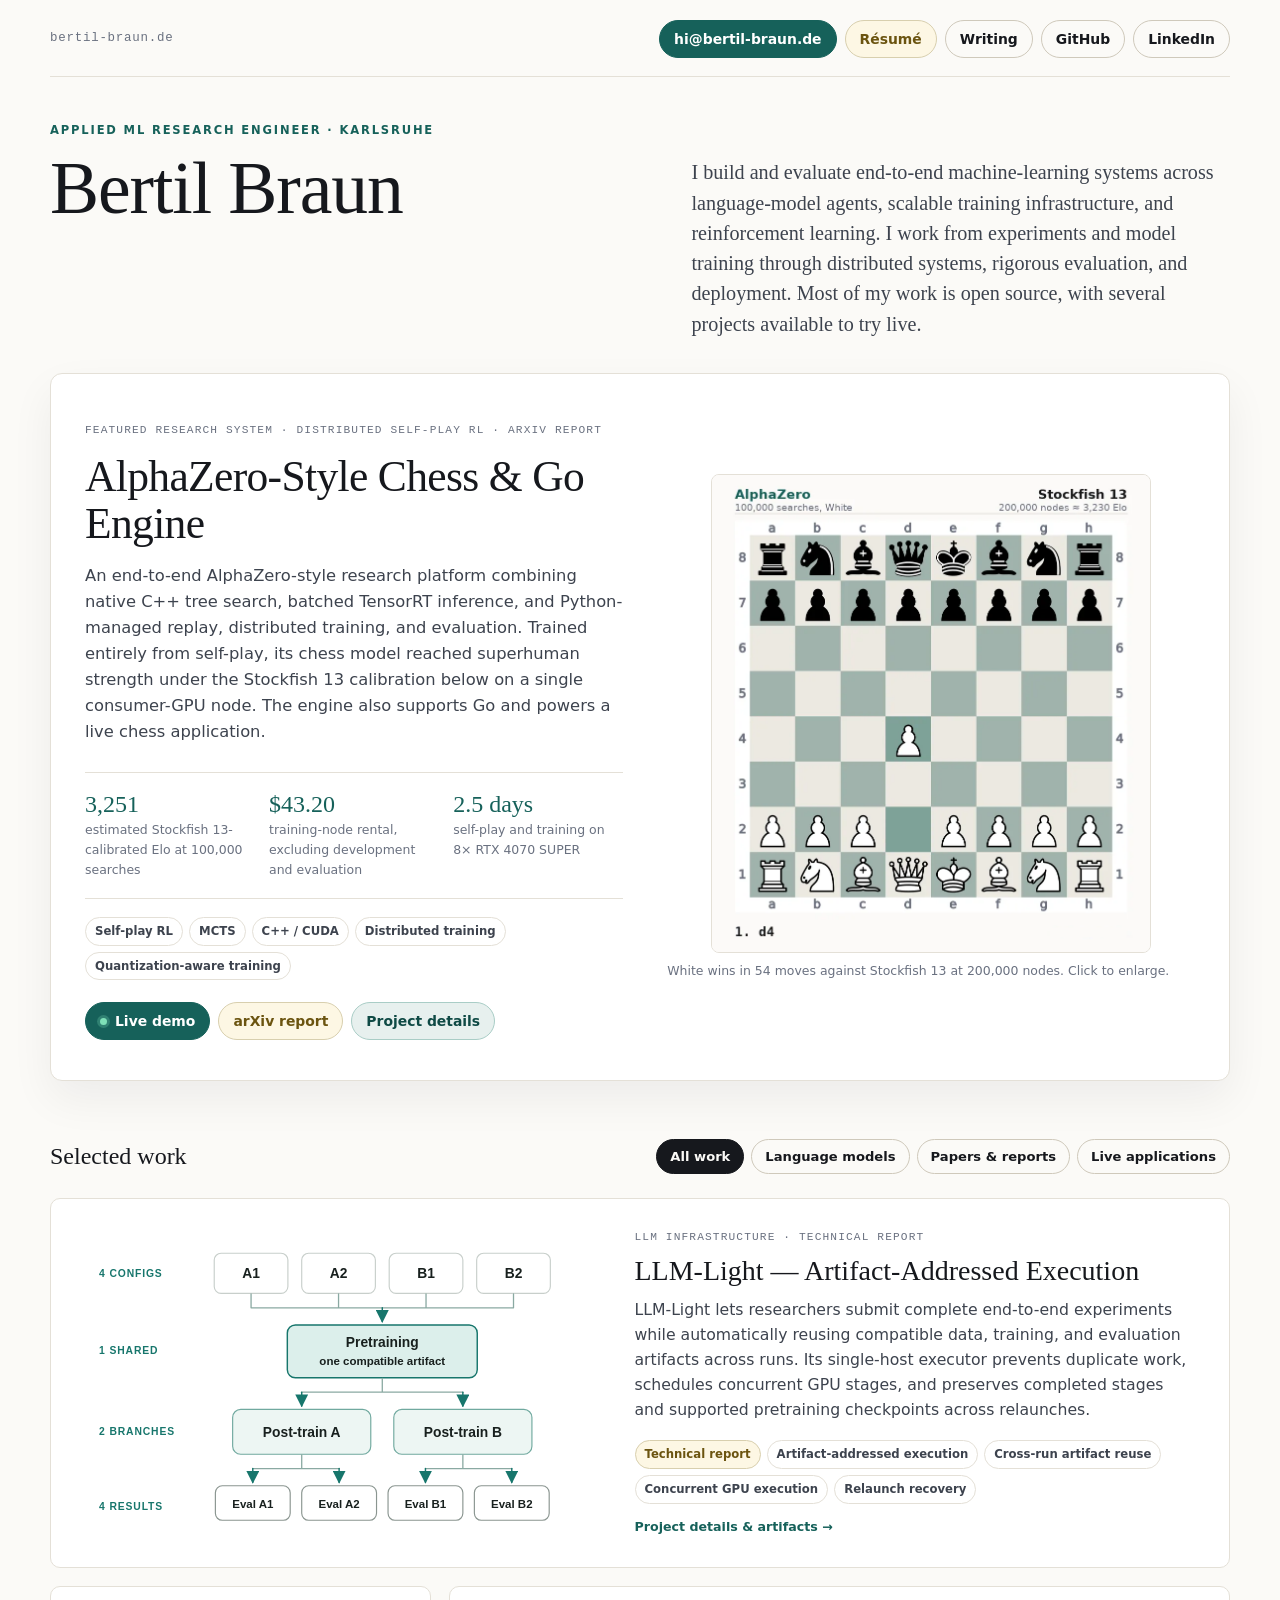
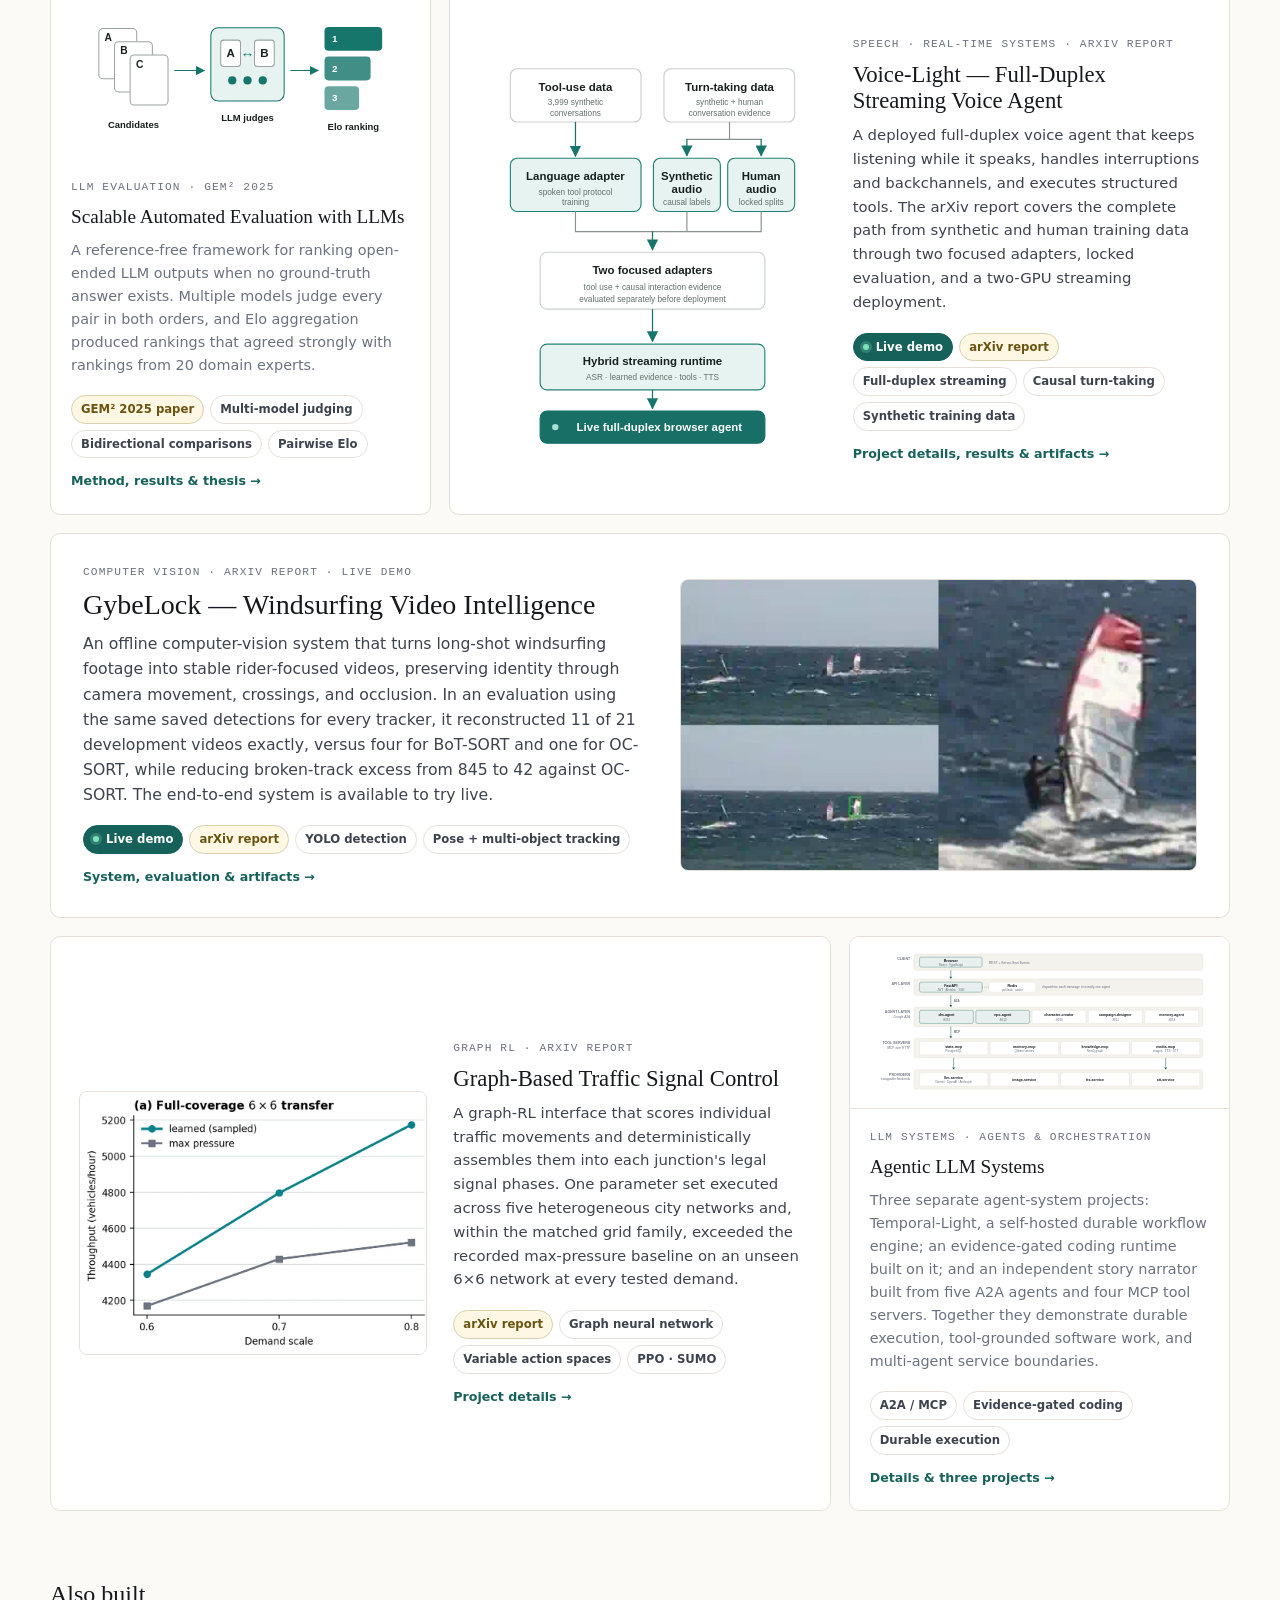
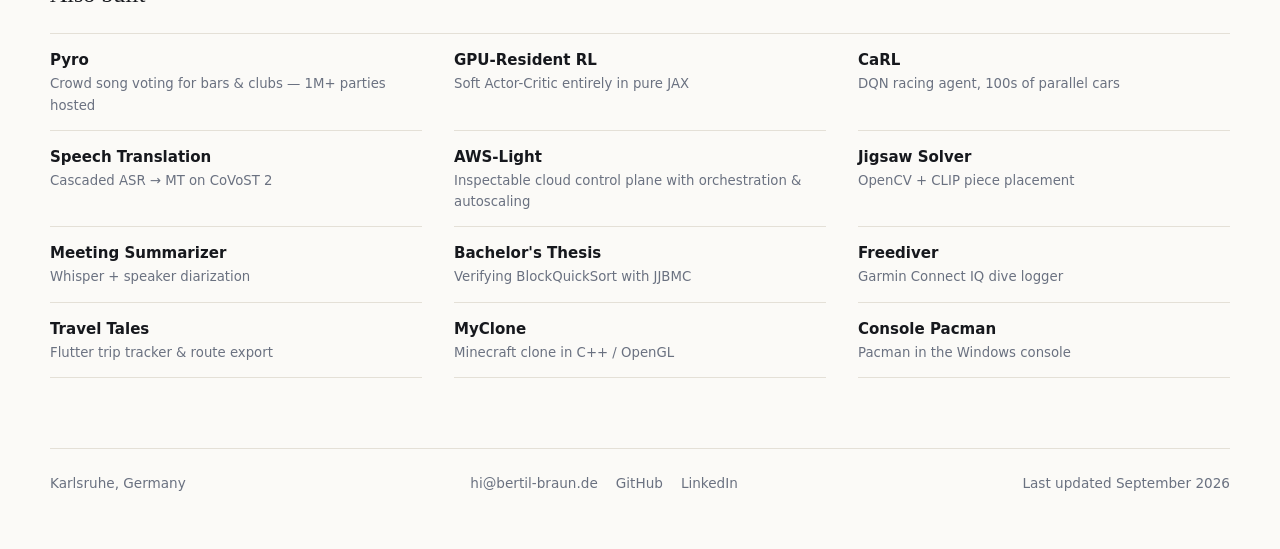
<file: projects/voice-light/index.html>
<!doctype html>
<!-- Generated by tools/build_project_routes.py; edit index.html instead. -->
<html lang="en">
<head>
  <meta charset="utf-8">
  <meta name="viewport" content="width=device-width, initial-scale=1">
  <base href="/">
  <title>Voice-Light — Full-Duplex Streaming Voice Agent — Bertil Braun</title>
  <meta name="description" content="A live full-duplex voice agent spanning conversational training data, model adaptation, causal evaluation, interruption-aware control, and two-GPU streaming deployment, documented in an arXiv report.">
  <meta name="author" content="Bertil Braun">
  <link rel="canonical" href="https://bertil-braun.de/projects/voice-light/">
  <meta property="og:type" content="website">
  <meta property="og:title" content="Voice-Light — Full-Duplex Streaming Voice Agent — Bertil Braun">
  <meta property="og:description" content="A live full-duplex voice agent spanning conversational training data, model adaptation, causal evaluation, interruption-aware control, and two-GPU streaming deployment, documented in an arXiv report.">
  <meta property="og:url" content="https://bertil-braun.de/projects/voice-light/">
  <meta property="og:image" content="https://bertil-braun.de/assets/social-card.png">
  <meta property="og:image:width" content="1200">
  <meta property="og:image:height" content="630">
  <meta property="og:image:alt" content="Bertil Braun — Applied ML Research Engineer in Karlsruhe, working across language-model agents, scalable training, distributed systems, reinforcement learning, and evaluation.">
  <meta name="twitter:card" content="summary_large_image">
  <meta name="twitter:title" content="Voice-Light — Full-Duplex Streaming Voice Agent — Bertil Braun">
  <meta name="twitter:description" content="A live full-duplex voice agent spanning conversational training data, model adaptation, causal evaluation, interruption-aware control, and two-GPU streaming deployment, documented in an arXiv report.">
  <meta name="twitter:image" content="https://bertil-braun.de/assets/social-card.png">
  <meta name="theme-color" content="#fbfaf7">
  <link rel="icon" href="data:image/svg+xml,%3Csvg xmlns='http://www.w3.org/2000/svg' viewBox='0 0 32 32'%3E%3Crect width='32' height='32' rx='7' fill='%2316615a'/%3E%3Ctext x='16' y='22' font-family='Georgia,serif' font-size='17' fill='%23fbfaf7' text-anchor='middle'%3EB%3C/text%3E%3C/svg%3E">
  <style>
    :root {
      color-scheme: light;

      --bg: #fbfaf7;
      --bg-tint: #f4f2ec;
      --panel: #ffffff;
      --ink: #16181d;
      --ink-2: #3d434e;
      --muted: #6a7180;
      --rule: #e4e0d7;
      --rule-strong: #cfc9bb;
      --accent: #16615a;
      --accent-ink: #0f4a45;
      --accent-soft: #e7f0ee;

      --serif: "Iowan Old Style", "Palatino Linotype", Palatino, "Book Antiqua", Georgia, "Times New Roman", serif;
      --sans: Inter, ui-sans-serif, system-ui, -apple-system, BlinkMacSystemFont, "Segoe UI", Roboto, sans-serif;
      --mono: ui-monospace, SFMono-Regular, "SF Mono", Menlo, Consolas, monospace;
    }

    * { box-sizing: border-box; }

    html { -webkit-text-size-adjust: 100%; }

    @media (prefers-reduced-motion: reduce) {
      * { animation-duration: 0.01ms !important; transition-duration: 0.01ms !important; }
    }

    body {
      margin: 0;
      min-height: 100vh;
      background: var(--bg);
      color: var(--ink);
      font-family: var(--sans);
      font-size: 17px;
      line-height: 1.6;
      -webkit-font-smoothing: antialiased;
    }

    a { color: inherit; }
    button { font: inherit; color: inherit; }
    ::selection { background: var(--accent-soft); }

    :focus-visible { outline: 2px solid var(--accent); outline-offset: 3px; border-radius: 3px; }

    .skip { position: absolute; left: -9999px; top: 0; padding: 10px 16px; background: var(--accent); color: #fff; z-index: 90; }
    .skip:focus { left: 12px; top: 12px; }

    .page { width: min(1180px, calc(100% - 48px)); margin: 0 auto; }

    /* ---------------- masthead ---------------- */

    .topbar {
      display: flex;
      flex-wrap: wrap;
      align-items: center;
      justify-content: space-between;
      gap: 12px 20px;
      padding: 20px 0 18px;
      border-bottom: 1px solid var(--rule);
    }

    .wordmark {
      font-family: var(--mono);
      font-size: 0.78rem;
      letter-spacing: 0.06em;
      color: var(--muted);
      text-decoration: none;
    }

    .wordmark:hover { color: var(--ink); }

    .masthead {
      display: grid;
      grid-template-columns: minmax(0, 1fr) minmax(0, 0.92fr);
      grid-template-areas:
        "eyebrow ."
        "name    lede";
      align-items: start;
      gap: 0 56px;
      padding: 44px 0 34px;
    }

    .masthead .eyebrow { grid-area: eyebrow; margin-bottom: 12px; }
    .masthead h1 { grid-area: name; margin: 0; }
    .masthead .lede { grid-area: lede; }

    .eyebrow {
      margin: 0;
      color: var(--accent);
      font-size: 0.72rem;
      font-weight: 700;
      letter-spacing: 0.16em;
      text-transform: uppercase;
    }

    h1 {
      margin: 12px 0 0;
      font-family: var(--serif);
      font-size: clamp(2.6rem, 6.4vw, 4.6rem);
      font-weight: 400;
      line-height: 1;
      letter-spacing: -0.015em;
    }

    .lede {
      max-width: 52ch;
      margin: 0;
      padding-top: 0.28em;
      font-family: var(--serif);
      font-size: clamp(1.08rem, 1.7vw, 1.26rem);
      line-height: 1.5;
      color: var(--ink-2);
    }


    .contact { display: flex; flex-wrap: wrap; align-items: center; gap: 8px; }

    .btn {
      display: inline-flex;
      align-items: center;
      gap: 8px;
      min-height: 38px;
      padding: 7px 14px;
      border: 1px solid var(--rule-strong);
      border-radius: 999px;
      background: transparent;
      color: var(--ink);
      font-size: 0.87rem;
      font-weight: 600;
      text-decoration: none;
      white-space: nowrap;
      cursor: pointer;
      transition: background-color 140ms ease, border-color 140ms ease, color 140ms ease;
    }

    .btn:hover { background: var(--bg-tint); border-color: var(--muted); }

    .btn.primary { border-color: var(--accent); background: var(--accent); color: #fff; }
    .btn.primary:hover { background: var(--accent-ink); border-color: var(--accent-ink); }

    .btn.accent { border-color: #a9cdc6; background: var(--accent-soft); color: var(--accent-ink); }
    .btn.accent:hover { background: #d8e9e5; border-color: var(--accent); }

    .btn.live {
      border-color: var(--accent);
      background: var(--accent);
      color: #fff;
    }

    .btn.live:hover { border-color: var(--accent-ink); background: var(--accent-ink); }

    .btn.paper-link { border-color: #d8cfae; background: #fdf7e4; color: #6b5410; }
    .btn.paper-link:hover { border-color: #b89d45; background: #f8edc7; }

    .btn .dot {
      width: 7px; height: 7px; border-radius: 50%;
      background: #7ee0b8; box-shadow: 0 0 0 3px rgba(126, 224, 184, 0.25);
    }

    /* ---------------- hero project ---------------- */

    .hero {
      display: grid;
      grid-template-columns: minmax(0, 1.02fr) minmax(0, 1fr);
      gap: 44px;
      align-items: center;
      padding: 40px 34px;
      border: 1px solid var(--rule);
      border-radius: 12px;
      background: var(--panel);
      box-shadow: 0 18px 44px rgba(22, 24, 29, 0.06);
      cursor: pointer;
      transition: border-color 140ms ease, box-shadow 140ms ease;
    }

    .hero:hover { border-color: var(--rule-strong); box-shadow: 0 22px 56px rgba(22, 24, 29, 0.1); }

    .hero > figure .shot { max-width: 440px; margin: 0 auto; }

    .kicker {
      display: inline-flex;
      align-items: center;
      gap: 8px;
      color: var(--muted);
      font-family: var(--mono);
      font-size: 0.7rem;
      letter-spacing: 0.1em;
      text-transform: uppercase;
    }

    .hero h2 {
      margin: 12px 0 0;
      font-family: var(--serif);
      font-size: clamp(1.9rem, 3.4vw, 2.75rem);
      font-weight: 400;
      line-height: 1.08;
      letter-spacing: -0.015em;
    }

    .hero > div > p { max-width: 54ch; margin: 16px 0 0; color: var(--ink-2); font-size: 1.02rem; }

    .stats {
      display: grid;
      grid-template-columns: repeat(3, minmax(0, 1fr));
      gap: 14px;
      margin-top: 26px;
      padding: 18px 0;
      border-top: 1px solid var(--rule);
      border-bottom: 1px solid var(--rule);
    }

    .stat b {
      display: block;
      font-family: var(--serif);
      font-size: 1.5rem;
      font-weight: 400;
      line-height: 1.1;
      color: var(--accent);
    }

    .stat span { display: block; margin-top: 3px; color: var(--muted); font-size: 0.78rem; }

    /* ---------------- shared bits ---------------- */

    .chips { display: flex; flex-wrap: wrap; gap: 6px; margin-top: 18px; }

    .chip {
      padding: 4px 9px;
      border: 1px solid var(--rule);
      border-radius: 999px;
      background: var(--panel);
      color: var(--ink-2);
      font-size: 0.73rem;
      font-weight: 600;
      white-space: nowrap;
    }

    .chip.paper { border-color: #d8cfae; background: #fdf7e4; color: #6b5410; }
    .chip.live { border-color: #b6d8cf; background: var(--accent-soft); color: var(--accent-ink); }

    a.chip.live {
      display: inline-flex;
      align-items: center;
      gap: 7px;
      border-color: var(--accent);
      background: var(--accent);
      color: #fff;
      text-decoration: none;
    }

    a.chip.live:hover { background: var(--accent-ink); border-color: var(--accent-ink); }

    a.chip.paper { text-decoration: none; }
    a.chip.paper:hover { border-color: #b89d45; background: #f8edc7; }

    .chip.live .dot {
      width: 6px;
      height: 6px;
      border-radius: 50%;
      background: #7ee0b8;
      box-shadow: 0 0 0 3px rgba(126, 224, 184, 0.25);
    }

    .actions { display: flex; flex-wrap: wrap; gap: 8px; margin-top: 22px; }

    figure { margin: 0; }

    .shot { position: relative; display: block; width: 100%; padding: 0; border: 0; background: none; cursor: zoom-in; }

    .shot img {
      display: block;
      width: 100%;
      height: auto;
      border: 1px solid var(--rule);
      border-radius: 8px;
      background: var(--panel);
    }

    .shot::after {
      content: "⤢";
      position: absolute;
      right: 10px;
      bottom: 10px;
      width: 26px;
      height: 26px;
      display: grid;
      place-items: center;
      border-radius: 6px;
      background: rgba(22, 24, 29, 0.62);
      color: #fff;
      font-size: 0.78rem;
      opacity: 0;
      transition: opacity 140ms ease;
    }

    .shot:hover::after, .shot:focus-visible::after { opacity: 1; }

    figcaption { margin-top: 8px; color: var(--muted); font-size: 0.78rem; }

    /* ---------------- work section ---------------- */

    .work { padding-top: 56px; }

    .work-head {
      display: flex;
      flex-wrap: wrap;
      align-items: center;
      justify-content: space-between;
      gap: 14px 24px;
      margin-bottom: 22px;
    }

    h3.section-title {
      margin: 0;
      font-family: var(--serif);
      font-size: 1.5rem;
      font-weight: 400;
    }

    .filters { display: flex; flex-wrap: wrap; gap: 7px; }

    .filter {
      padding: 6px 13px;
      border: 1px solid var(--rule-strong);
      border-radius: 999px;
      background: transparent;
      font-size: 0.82rem;
      font-weight: 600;
      cursor: pointer;
      transition: background-color 140ms ease, color 140ms ease, border-color 140ms ease;
    }

    .filter:hover { background: var(--bg-tint); }
    .filter[aria-pressed="true"] { border-color: var(--ink); background: var(--ink); color: var(--bg); }

    .mosaic {
      display: grid;
      grid-template-columns: repeat(3, minmax(0, 1fr));
      gap: 18px;
    }

    .tile {
      display: flex;
      flex-direction: column;
      border: 1px solid var(--rule);
      border-radius: 10px;
      background: var(--panel);
      text-align: left;
      overflow: hidden;
      cursor: pointer;
      transition: border-color 140ms ease, box-shadow 140ms ease, transform 140ms ease;
    }

    .tile:hover, .tile:focus-visible {
      border-color: var(--rule-strong);
      box-shadow: 0 16px 38px rgba(22, 24, 29, 0.08);
      transform: translateY(-2px);
    }

    [hidden] { display: none !important; }

    .thumb {
      height: 172px;
      border-bottom: 1px solid var(--rule);
      background: var(--bg-tint);
      overflow: hidden;
    }

    .thumb img { display: block; width: 100%; height: 100%; object-fit: cover; object-position: top center; }

    .thumb.fit {
      display: flex;
      align-items: center;
      justify-content: center;
      padding: 12px;
      background: var(--panel);
    }

    .thumb.fit img { width: auto; max-width: 100%; height: 100%; object-fit: contain; }

    .tile-body { display: flex; flex-direction: column; flex: 1; padding: 20px 20px 22px; }

    .tile h4 {
      margin: 8px 0 0;
      font-family: var(--serif);
      font-size: 1.2rem;
      font-weight: 400;
      line-height: 1.25;
    }

    .tile p { margin: 10px 0 0; color: var(--muted); font-size: 0.9rem; }

    .tile .chips { margin-top: auto; padding-top: 18px; }

    .cue { margin-top: 13px; color: var(--accent); font-size: 0.79rem; font-weight: 650; text-decoration: none; }
    .cue:hover { color: var(--accent-ink); text-decoration: underline; text-underline-offset: 3px; }

    /* --- wide tiles: media beside text, side alternates --- */

    .tile.wide {
      grid-column: span 3;
      display: grid;
      grid-template-columns: minmax(0, 0.92fr) minmax(0, 1fr);
      align-items: center;
      gap: 34px;
      padding: 30px 32px;
    }

    .tile.wide.media-right { grid-template-columns: minmax(0, 1fr) minmax(0, 0.92fr); }

    .tile.wide.span2 {
      grid-column: span 2;
      gap: 26px;
      padding: 26px 28px;
    }

    .tile.wide.span2 h4 { font-size: clamp(1.2rem, 1.8vw, 1.42rem); }
    .tile.wide.span2 p { font-size: 0.93rem; }
    .tile.wide.span2 { grid-template-columns: minmax(0, 1fr) minmax(0, 1fr); }
    .tile.wide.span2 .tile-media img { max-height: 300px; }

    .tile.wide.span2 .tile-media.voice-portrait {
      display: flex;
      align-items: center;
      justify-content: center;
    }

    .tile.wide.span2 .tile-media.voice-portrait img {
      width: auto;
      max-width: 100%;
      max-height: 390px;
    }

    .tile.wide .tile-media { order: 0; }
    .tile.wide.media-right .tile-media { order: 2; }

    .tile.wide .tile-media img {
      display: block;
      width: 100%;
      height: auto;
      max-height: 300px;
      object-fit: contain;
      border: 1px solid var(--rule);
      border-radius: 8px;
      background: var(--panel);
    }

    .tile.wide .tile-body { padding: 0; }

    .tile.wide h4 { font-size: clamp(1.35rem, 2.3vw, 1.75rem); line-height: 1.14; }
    .tile.wide p { color: var(--ink-2); font-size: 0.98rem; }
    .tile.wide .chips { margin-top: 18px; padding-top: 0; }

    /* Filtered results use a regular comparison grid instead of retaining editorial spans. */

    .mosaic.is-filtered { grid-template-columns: repeat(2, minmax(0, 1fr)); }

    .mosaic.is-filtered .tile,
    .mosaic.is-filtered .tile.wide,
    .mosaic.is-filtered .tile.wide.media-right,
    .mosaic.is-filtered .tile.wide.span2 {
      grid-column: auto;
      display: flex;
      gap: 0;
      padding: 0;
    }

    .mosaic.is-filtered .tile.wide .tile-media {
      order: 0;
      height: 172px;
      padding: 12px;
      border-bottom: 1px solid var(--rule);
      background: var(--bg-tint);
    }

    .mosaic.is-filtered .tile.wide .tile-media .shot {
      height: 100%;
      overflow: hidden;
    }

    .mosaic.is-filtered .tile.wide .tile-media img {
      width: 100%;
      height: 100%;
      max-height: none;
      border: 0;
      border-radius: 0;
      background: transparent;
      object-fit: contain;
    }

    .mosaic.is-filtered .tile.wide .tile-body { padding: 20px 20px 22px; }
    .mosaic.is-filtered .tile.wide h4 { font-size: 1.2rem; line-height: 1.25; }
    .mosaic.is-filtered .tile.wide p { color: var(--muted); font-size: 0.9rem; }
    .mosaic.is-filtered .tile.wide .chips { margin-top: auto; padding-top: 18px; }

    .empty { grid-column: 1 / -1; padding: 36px 0; color: var(--muted); font-size: 0.92rem; }

    /* ---------------- also built ---------------- */

    .also-head { margin: 64px 0 0; }
    .also-head[hidden], .also[hidden] { display: none; }

    .also {
      display: grid;
      grid-template-columns: repeat(auto-fill, minmax(300px, 1fr));
      gap: 0 32px;
      margin-top: 20px;
      border-top: 1px solid var(--rule);
    }

    .also a { display: block; padding: 14px 0; border-bottom: 1px solid var(--rule); text-decoration: none; transition: color 140ms ease; }
    .also a[hidden] { display: none; }
    .also a:hover { color: var(--accent); }
    .also .name { display: block; font-weight: 650; font-size: 0.94rem; }
    .also .what { display: block; margin-top: 1px; color: var(--muted); font-size: 0.83rem; }

    /* ---------------- footer ---------------- */

    footer {
      display: flex;
      flex-wrap: wrap;
      justify-content: space-between;
      gap: 12px 24px;
      margin-top: 70px;
      padding: 24px 0 54px;
      border-top: 1px solid var(--rule);
      color: var(--muted);
      font-size: 0.85rem;
    }

    footer a { color: var(--muted); text-decoration: none; }
    footer a:hover { color: var(--accent); }
    .footer-links { display: flex; flex-wrap: wrap; gap: 18px; }

    /* ---------------- modal ---------------- */

    .backdrop {
      position: fixed;
      inset: 0;
      z-index: 40;
      display: none;
      align-items: center;
      justify-content: center;
      padding: 28px;
      background: rgba(22, 24, 29, 0.42);
      backdrop-filter: blur(6px);
    }

    .backdrop.open { display: flex; }

    .modal {
      width: min(1000px, 100%);
      max-height: min(880px, calc(100vh - 56px));
      overflow: auto;
      border-radius: 12px;
      background: var(--panel);
      box-shadow: 0 30px 90px rgba(12, 14, 20, 0.32);
    }

    .modal-head {
      position: sticky;
      top: 0;
      z-index: 2;
      display: flex;
      align-items: flex-start;
      justify-content: space-between;
      gap: 18px;
      padding: 24px 26px 16px;
      border-bottom: 1px solid var(--rule);
      background: var(--panel);
    }

    .modal-head h1 { margin: 0; font-family: var(--serif); font-size: 1.48rem; font-weight: 400; line-height: 1.2; }

    .modal-kicker {
      margin: 0 0 6px;
      color: var(--accent);
      font-size: 0.68rem;
      font-weight: 700;
      letter-spacing: 0.14em;
      text-transform: uppercase;
    }

    .modal-close {
      flex: none;
      width: 36px; height: 36px;
      border: 1px solid var(--rule-strong);
      border-radius: 999px;
      background: var(--panel);
      color: var(--muted);
      font-size: 1.2rem;
      line-height: 1;
      cursor: pointer;
    }
    .modal-close:hover { background: var(--bg-tint); color: var(--ink); }

    .modal-body { padding: 24px 26px 30px; }

    .modal-body > .cols {
      display: grid;
      grid-template-columns: minmax(0, 1fr) minmax(300px, 400px);
      gap: 28px;
    }

    .modal-body p { margin: 0; color: var(--ink-2); font-size: 0.97rem; }
    .modal-body ul { margin: 16px 0 0; padding-left: 18px; color: var(--ink-2); font-size: 0.94rem; }
    .modal-body li + li { margin-top: 8px; }
    .modal-body code { font-family: var(--mono); font-size: 0.88em; background: var(--bg-tint); padding: 1px 5px; border-radius: 4px; }

    .modal-media { display: grid; align-content: start; gap: 18px; }


    .facts-table { width: 100%; margin-top: 18px; border-collapse: collapse; font-size: 0.88rem; }
    .facts-table th, .facts-table td { padding: 7px 10px; border-bottom: 1px solid var(--rule); text-align: left; }
    .facts-table th { color: var(--muted); font-weight: 650; font-size: 0.76rem; letter-spacing: 0.04em; text-transform: uppercase; }
    .facts-table td:first-child { color: var(--ink-2); }
    .facts-table td b { font-weight: 700; }

    .refs { margin-top: 22px; padding-top: 16px; border-top: 1px solid var(--rule); }

    .refs h5 {
      margin: 0 0 10px;
      font-family: var(--sans);
      font-size: 0.68rem;
      font-weight: 700;
      letter-spacing: 0.14em;
      text-transform: uppercase;
      color: var(--muted);
    }

    .refs .cite { margin: 0 0 12px; font-family: var(--serif); font-size: 0.94rem; color: var(--ink-2); }
    .refs .cite .t { font-style: italic; }

    .note {
      margin-top: 16px;
      padding: 12px 14px;
      border-left: 2px solid var(--rule-strong);
      color: var(--muted);
      font-size: 0.86rem;
    }

    .detail-section + .detail-section { margin-top: 24px; }
    .detail-section h3 {
      margin: 0 0 9px;
      font-family: var(--sans);
      font-size: 0.72rem;
      font-weight: 750;
      letter-spacing: 0.12em;
      text-transform: uppercase;
      color: var(--accent);
    }

    .writing-list { display: grid; gap: 0; }

    .writing-item {
      display: grid;
      grid-template-columns: minmax(0, 1fr) auto;
      align-items: center;
      gap: 18px;
      padding: 18px 0;
      border-bottom: 1px solid var(--rule);
    }

    .writing-item:first-child { padding-top: 0; }
    .writing-item:last-child { padding-bottom: 0; border-bottom: 0; }

    .writing-item h3 {
      margin: 3px 0 5px;
      font-family: var(--serif);
      font-size: 1.12rem;
      font-weight: 400;
      line-height: 1.3;
    }

    .writing-item .writing-meta {
      color: var(--accent);
      font-family: var(--mono);
      font-size: 0.68rem;
      font-weight: 700;
      letter-spacing: 0.09em;
      text-transform: uppercase;
    }

    .writing-item .writing-summary { max-width: 70ch; font-size: 0.9rem; }
    .writing-item > .btn { justify-self: end; }

    /* ---------------- lightbox ---------------- */

    .lightbox {
      position: fixed;
      inset: 0;
      z-index: 70;
      display: none;
      flex-direction: column;
      align-items: center;
      justify-content: center;
      gap: 14px;
      padding: 32px;
      background: rgba(12, 14, 18, 0.93);
      cursor: zoom-out;
    }

    .lightbox.open { display: flex; }

    .lightbox img {
      max-width: min(1400px, 100%);
      max-height: calc(100vh - 130px);
      object-fit: contain;
      border-radius: 6px;
      background: #fff;
    }

    .lightbox figcaption { max-width: 74ch; color: #e7e5df; font-size: 0.88rem; text-align: center; }

    .lightbox-close {
      position: absolute;
      top: 18px; right: 18px;
      width: 40px; height: 40px;
      border: 1px solid rgba(255, 255, 255, 0.35);
      border-radius: 999px;
      background: transparent;
      color: #fff;
      font-size: 1.3rem;
      line-height: 1;
      cursor: pointer;
    }
    .lightbox-close:hover { background: rgba(255, 255, 255, 0.14); }

    /* ---------------- responsive ---------------- */

    @media (max-width: 1000px) {
      .mosaic { grid-template-columns: repeat(2, minmax(0, 1fr)); }
      .tile.wide { grid-column: span 2; }
      .tile.wide.span2 {
        grid-column: span 1;
        display: flex;
        gap: 0;
        padding: 0;
      }
      .tile.wide.span2 .tile-media {
        order: 0;
        height: 172px;
        padding: 12px;
        border-bottom: 1px solid var(--rule);
        background: var(--bg-tint);
      }
      .tile.wide.span2 .tile-media img {
        width: 100%;
        height: 100%;
        max-height: none;
        border: 0;
        border-radius: 0;
        background: transparent;
        object-fit: contain;
      }
      .tile.wide.span2 .tile-media.voice-portrait { height: 320px; }
      .tile.wide.span2 .tile-media.voice-portrait img {
        width: auto;
        height: 100%;
      }
      .tile.wide.span2 .tile-body { padding: 20px 20px 22px; }
      .tile.wide.span2 h4 { font-size: 1.2rem; line-height: 1.25; }
      .tile.wide.span2 p { color: var(--muted); font-size: 0.9rem; }
      .tile.wide.span2 .chips { margin-top: auto; padding-top: 18px; }
    }

    @media (max-width: 860px) {
      body { font-size: 16px; }
      .page { width: min(100% - 32px, 1180px); }
      .masthead {
        grid-template-columns: 1fr;
        grid-template-areas: "eyebrow" "name" "lede";
        gap: 0;
        padding-top: 40px;
      }
      .masthead .lede { padding-top: 18px; }
      .contact { justify-content: flex-start; }
      .hero { grid-template-columns: 1fr; gap: 26px; padding: 26px 22px; }
      .hero > figure { order: 2; }
      .work-head { align-items: stretch; }
      .filters { display: grid; grid-template-columns: repeat(2, minmax(0, 1fr)); width: 100%; }
      .filter { min-width: 0; text-align: center; }
      .mosaic { grid-template-columns: minmax(0, 1fr); gap: 16px; }
      .mosaic.is-filtered { grid-template-columns: minmax(0, 1fr); }
      .tile { min-width: 0; }
      .tile.wide, .tile.wide.media-right, .tile.wide.span2 {
        grid-column: 1 / -1;
        display: flex;
        grid-template-columns: minmax(0, 1fr);
        gap: 0;
        padding: 0;
      }
      .tile.wide .tile-media, .tile.wide.media-right .tile-media, .tile.wide.span2 .tile-media {
        order: 0;
        height: 184px;
        padding: 12px;
        border-bottom: 1px solid var(--rule);
        background: var(--bg-tint);
      }
      .mosaic.is-filtered .tile.wide .tile-media { height: 184px; }
      .tile.wide .tile-media img, .tile.wide.span2 .tile-media img {
        width: 100%;
        height: 100%;
        max-height: none;
        border: 0;
        border-radius: 0;
        background: transparent;
        object-fit: contain;
      }
      .tile.wide .tile-media.voice-portrait,
      .tile.wide.span2 .tile-media.voice-portrait {
        height: 390px;
        padding: 16px;
      }
      .tile.wide .tile-media.voice-portrait img,
      .tile.wide.span2 .tile-media.voice-portrait img {
        width: auto;
        height: 100%;
      }
      .tile.wide .tile-body, .tile.wide.span2 .tile-body { padding: 20px 20px 22px; }
      .thumb { height: 184px; }
      .tile p, .tile.wide p, .tile.wide.span2 p { font-size: 0.9rem; line-height: 1.55; }
      .backdrop { padding: 0; }
      .modal { max-height: 100vh; height: 100%; border-radius: 0; }
      .modal-body > .cols { grid-template-columns: 1fr; gap: 22px; }
      .modal-body { padding: 20px; }
      .modal-head { padding: 20px 20px 14px; }
      .writing-item { grid-template-columns: 1fr; gap: 12px; }
      .writing-item > .btn { justify-self: start; }
      .lightbox { padding: 16px; }
    }

    .tile .diagram-media,
    .tile.wide .tile-media.diagram-media,
    .tile.wide.span2 .tile-media.diagram-media {
      border-bottom: 0;
      background: transparent;
    }

    .tile .diagram-media img,
    .tile.wide .tile-media.diagram-media img,
    .tile.wide.span2 .tile-media.diagram-media img {
      border: 0;
      border-radius: 0;
      background: transparent;
    }

    .diagram-figure img { display: block; width: 100%; height: auto; }

    @media print {
      .backdrop, .lightbox, .filters, .cue { display: none !important; }
      body { background: #fff; }
    }
  </style>
</head>
<body>
  <a class="skip" href="#work">Skip to projects</a>

  <div class="page">
    <div class="topbar">
      <a class="wordmark" href="/">bertil-braun.de</a>
      <nav class="contact" aria-label="Contact and profiles">
        <a class="btn primary" href="mailto:hi@bertil-braun.de">hi@bertil-braun.de</a>
        <a class="btn paper-link" href="assets/bertil-braun-cv.pdf?v=20260930-public" target="_blank" rel="noopener">Résumé</a>
        <button class="btn" type="button" id="writing-button" aria-haspopup="dialog" aria-controls="modal">Writing</button>
        <a class="btn" href="https://github.com/BertilBraun" target="_blank" rel="noopener">GitHub</a>
        <a class="btn" href="https://www.linkedin.com/in/bertil-braun" target="_blank" rel="noopener">LinkedIn</a>
      </nav>
    </div>

    <header class="masthead">
      <p class="eyebrow">Applied ML Research Engineer · Karlsruhe</p>
      <h1>Bertil&nbsp;Braun</h1>
      <p class="lede">
        I build and evaluate end-to-end machine-learning systems across language-model agents,
        scalable training infrastructure, and reinforcement learning. I work from experiments and
        model training through distributed systems, rigorous evaluation, and deployment. Most of
        my work is open source, with several projects available to try live.
      </p>
    </header>

    <main id="work">
      <!-- ============ hero project ============ -->
      <article class="hero" data-open="chess">
        <div>
          <span class="kicker">Featured research system · Distributed self-play RL · arXiv report</span>
          <h2>AlphaZero-Style Chess &amp; Go Engine</h2>
          <p>
            An end-to-end AlphaZero-style research platform combining native C++ tree search,
            batched TensorRT inference, and Python-managed replay, distributed training, and
            evaluation. Trained entirely from self-play, its chess model reached superhuman
            strength under the Stockfish 13 calibration below on a single consumer-GPU node.
            The engine also supports Go and powers a live chess application.
          </p>
          <div class="stats">
            <span class="stat"><b>3,251</b><span>estimated Stockfish 13-calibrated Elo at 100,000 searches</span></span>
            <span class="stat"><b>$43.20</b><span>training-node rental, excluding development and evaluation</span></span>
            <span class="stat"><b>2.5 days</b><span>self-play and training on 8× RTX 4070 SUPER</span></span>
          </div>
          <div class="chips">
            <span class="chip">Self-play RL</span>
            <span class="chip">MCTS</span>
            <span class="chip">C++ / CUDA</span>
            <span class="chip">Distributed training</span>
            <span class="chip">Quantization-aware training</span>
          </div>
          <div class="actions">
            <a class="btn live" href="https://chess.bertil-braun.de/" target="_blank" rel="noopener" data-stop>
              <span class="dot" aria-hidden="true"></span> Live demo
            </a>
            <a class="btn paper-link" href="https://arxiv.org/abs/2609.37447" target="_blank" rel="noopener" data-stop>arXiv report</a>
            <a class="btn accent" href="/projects/alphazero/" data-project-link="chess">Project details</a>
          </div>
        </div>
        <figure>
          <button class="shot" type="button" data-stop
                  data-src="assets/chess-game.webp?v=game74-elo"
                  data-caption="Game 74 of the final evaluation: checkpoint 1026 plays White at 100,000 searches per move against Stockfish 13 at 200,000 nodes. After the fixed eight-move opening, the game ends with 54. Qf7#. The model scored 25 wins, 56 draws, and 19 losses across this 100-game match.">
            <img src="assets/chess-game.webp?v=game74-elo" alt="AlphaZero playing White at 100,000 searches against Stockfish 13 at 200,000 nodes, winning with 54. Qf7 checkmate" width="883" height="962">
          </button>
          <figcaption>White wins in 54 moves against Stockfish 13 at 200,000 nodes. Click to enlarge.</figcaption>
        </figure>
      </article>

      <!-- ============ mosaic ============ -->
      <section class="work" aria-labelledby="work-title">
        <div class="work-head">
          <h3 class="section-title" id="work-title">Selected work</h3>
          <div class="filters" role="group" aria-label="Filter selected and additional work">
            <button class="filter" type="button" data-filter="all" aria-pressed="true">All work</button>
            <button class="filter" type="button" data-filter="language" aria-pressed="false">Language models</button>
            <button class="filter" type="button" data-filter="publication" aria-pressed="false">Papers &amp; reports</button>
            <button class="filter" type="button" data-filter="live" aria-pressed="false">Live applications</button>
          </div>
        </div>

        <div class="mosaic" id="mosaic">

          <article class="tile wide" data-open="llm-light" data-tags="language publication">
            <figure class="tile-media diagram-media">
              <img src="assets/llm-light-card.svg" alt="Four complete experiment configurations resolve to one shared pretraining artifact, two post-training artifacts, and four evaluation artifacts" loading="lazy" decoding="async">
            </figure>
            <div class="tile-body">
              <span class="kicker">LLM infrastructure · Technical report</span>
              <h4>LLM-Light — Artifact-Addressed Execution</h4>
              <p>
                LLM-Light lets researchers submit complete end-to-end experiments while automatically
                reusing compatible data, training, and evaluation artifacts across runs. Its
                single-host executor prevents duplicate work, schedules concurrent GPU stages,
                and preserves completed stages and supported pretraining checkpoints across relaunches.
              </p>
              <div class="chips">
                <a class="chip paper" href="https://github.com/BertilBraun/LLM-Light/releases/download/Technical-Report/artifact-addressed-execution-llm-light.pdf" target="_blank" rel="noopener" data-stop>Technical report</a>
                <span class="chip">Artifact-addressed execution</span>
                <span class="chip">Cross-run artifact reuse</span>
                <span class="chip">Concurrent GPU execution</span>
                <span class="chip">Relaunch recovery</span>
              </div>
              <a class="cue" href="/projects/llm-light/" data-project-link="llm-light">Project details &amp; artifacts →</a>
            </div>
          </article>

          <article class="tile" data-open="llm-eval" data-tags="language publication">
            <span class="thumb fit diagram-media"><img src="assets/llm-eval-card.svg" alt="Candidate outputs are compared in both orders by multiple language-model judges and aggregated into an Elo ranking" loading="lazy" decoding="async"></span>
            <div class="tile-body">
              <span class="kicker">LLM evaluation · GEM² 2025</span>
              <h4>Scalable Automated Evaluation with LLMs</h4>
              <p>A reference-free framework for ranking open-ended LLM outputs when no ground-truth answer exists. Multiple models judge every pair in both orders, and Elo aggregation produced rankings that agreed strongly with rankings from 20 domain experts.</p>
              <div class="chips">
                <a class="chip paper" href="https://aclanthology.org/2025.gem-1.28/" target="_blank" rel="noopener" data-stop>GEM² 2025 paper</a>
                <span class="chip">Multi-model judging</span>
                <span class="chip">Bidirectional comparisons</span>
                <span class="chip">Pairwise Elo</span>
              </div>
              <a class="cue" href="/projects/scalable-llm-evaluation/" data-project-link="llm-eval">Method, results &amp; thesis →</a>
            </div>
          </article>

          <article class="tile wide span2" data-open="voice-light" data-tags="language publication live">
            <figure class="tile-media voice-portrait diagram-media">
              <img src="assets/voice-light-card.svg" alt="Tool-use and turn-taking data feed two focused adapters and a hybrid streaming runtime for the live full-duplex browser agent" loading="lazy" decoding="async">
            </figure>
            <div class="tile-body">
              <span class="kicker">Speech · Real-time systems · arXiv report</span>
              <h4>Voice-Light — Full-Duplex Streaming Voice Agent</h4>
              <p>A deployed full-duplex voice agent that keeps listening while it speaks, handles interruptions and backchannels, and executes structured tools. The arXiv report covers the complete path from synthetic and human training data through two focused adapters, locked evaluation, and a two-GPU streaming deployment.</p>
              <div class="chips">
                <a class="chip live" href="https://voice.bertil-braun.de" target="_blank" rel="noopener" data-stop>
                  <span class="dot" aria-hidden="true"></span> Live demo
                </a>
                <a class="chip paper" href="https://arxiv.org/abs/2609.20995" target="_blank" rel="noopener" data-stop>arXiv report</a>
                <span class="chip">Full-duplex streaming</span>
                <span class="chip">Causal turn-taking</span>
                <span class="chip">Synthetic training data</span>
              </div>
              <a class="cue" href="/projects/voice-light/" data-project-link="voice-light">Project details, results &amp; artifacts →</a>
            </div>
          </article>

          <article class="tile wide media-right" data-open="gybelock" data-tags="live publication">
            <figure class="tile-media">
              <button class="shot" type="button" data-stop
                      data-src="assets/gybelock.webp"
                      data-caption="Top left: the original beach-shot footage. Bottom left: detections and tracks, with the selected rider boxed. Right: the stabilised focused view that follows that rider.">
                <img src="assets/gybelock.webp" alt="Windsurfing footage with rider detections and a stabilised focused view of one selected rider" loading="lazy" decoding="async">
              </button>
            </figure>
            <div class="tile-body">
              <span class="kicker">Computer vision · arXiv report · Live demo</span>
              <h4>GybeLock — Windsurfing Video Intelligence</h4>
              <p>
                An offline computer-vision system that turns long-shot windsurfing footage into
                stable rider-focused videos, preserving identity through camera movement, crossings,
                and occlusion. In an evaluation using the same saved detections for every tracker, it
                reconstructed 11 of 21 development videos exactly, versus four for BoT-SORT and one
                for OC-SORT, while reducing broken-track excess from 845 to 42 against OC-SORT. The
                end-to-end system is available to try live.
              </p>
              <div class="chips">
                <a class="chip live" href="https://gybelock.bertil-braun.de" target="_blank" rel="noopener" data-stop>
                  <span class="dot" aria-hidden="true"></span> Live demo
                </a>
                <a class="chip paper" href="https://arxiv.org/abs/2609.24492" target="_blank" rel="noopener" data-stop>arXiv report</a>
                <span class="chip">YOLO detection</span>
                <span class="chip">Pose + multi-object tracking</span>
              </div>
              <a class="cue" href="/projects/gybelock/" data-project-link="gybelock">System, evaluation &amp; artifacts →</a>
            </div>
          </article>

          <article class="tile wide span2" data-open="gnn" data-tags="publication">
            <figure class="tile-media">
              <button class="shot" type="button" data-stop
                      data-src="assets/gnn-results.webp"
                      data-caption="Left: sampled control versus max pressure on an unseen 6×6 grid, by demand — the learned policy is ahead at every demand level. Right: each city normalised by its own strongest non-learned baseline; anything up and to the right of the crosshair beats every non-learned controller on both throughput and completion.">
                <img src="assets/gnn-transfer.webp" alt="Line chart: learned control versus max pressure throughput on an unseen 6x6 grid across three demand levels" loading="lazy" decoding="async">
              </button>
            </figure>
            <div class="tile-body">
              <span class="kicker">Graph RL · arXiv report</span>
              <h4>Graph-Based Traffic Signal Control</h4>
              <p>
                A graph-RL interface that scores individual traffic movements and deterministically
                assembles them into each junction's legal signal phases. One parameter set executed
                across five heterogeneous city networks and, within the matched grid family,
                exceeded the recorded max-pressure baseline on an unseen 6×6 network at every tested demand.
              </p>
              <div class="chips">
                <a class="chip paper" href="https://arxiv.org/abs/2607.21831" target="_blank" rel="noopener" data-stop>arXiv report</a>
                <span class="chip">Graph neural network</span>
                <span class="chip">Variable action spaces</span>
                <span class="chip">PPO · SUMO</span>
              </div>
              <a class="cue" href="/projects/traffic-signal-control/" data-project-link="gnn">Project details →</a>
            </div>
          </article>

          <article class="tile" data-open="agentic" data-tags="language">
            <span class="thumb fit"><img src="assets/agentic.svg" alt="Layered architecture diagram for the independent multi-agent story narrator" loading="lazy" decoding="async"></span>
            <div class="tile-body">
              <span class="kicker">LLM systems · Agents &amp; orchestration</span>
              <h4>Agentic LLM Systems</h4>
              <p>Three separate agent-system projects: Temporal-Light, a self-hosted durable workflow engine; an evidence-gated coding runtime built on it; and an independent story narrator built from five A2A agents and four MCP tool servers. Together they demonstrate durable execution, tool-grounded software work, and multi-agent service boundaries.</p>
              <div class="chips">
                <span class="chip">A2A / MCP</span>
                <span class="chip">Evidence-gated coding</span>
                <span class="chip">Durable execution</span>
              </div>
              <a class="cue" href="/projects/agentic-llm-systems/" data-project-link="agentic">Details &amp; three projects →</a>
            </div>
          </article>

          <p class="empty" id="empty" hidden>No projects in that area.</p>
        </div>

        <div class="also-head" id="also-head">
          <h3 class="section-title">Also built</h3>
        </div>
        <div class="also" id="also">
          <a href="https://pyro.vote/" target="_blank" rel="noopener" data-tags="live"><span class="name">Pyro</span><span class="what">Crowd song voting for bars &amp; clubs — 1M+ parties hosted</span></a>
          <a href="https://github.com/BertilBraun/RL-entirely-on-GPU" target="_blank" rel="noopener" data-tags=""><span class="name">GPU-Resident RL</span><span class="what">Soft Actor-Critic entirely in pure JAX</span></a>
          <a href="https://github.com/BertilBraun/CaRL" target="_blank" rel="noopener" data-tags=""><span class="name">CaRL</span><span class="what">DQN racing agent, 100s of parallel cars</span></a>
          <a href="https://github.com/BertilBraun/Advanced-Improvement-in-Speech-Translation" target="_blank" rel="noopener" data-tags="language"><span class="name">Speech Translation</span><span class="what">Cascaded ASR → MT on CoVoST 2</span></a>
          <a href="/projects/aws-light/" data-project-link="aws-light" data-tags=""><span class="name">AWS-Light</span><span class="what">Inspectable cloud control plane with orchestration &amp; autoscaling</span></a>
          <a href="https://github.com/BertilBraun/Jigsaw-Puzzle-Solver" target="_blank" rel="noopener" data-tags=""><span class="name">Jigsaw Solver</span><span class="what">OpenCV + CLIP piece placement</span></a>
          <a href="https://github.com/BertilBraun/Meeting-Summarizer" target="_blank" rel="noopener" data-tags="language"><span class="name">Meeting Summarizer</span><span class="what">Whisper + speaker diarization</span></a>
          <a href="https://github.com/BertilBraun/BachelorsThesis" target="_blank" rel="noopener" data-tags="publication"><span class="name">Bachelor's Thesis</span><span class="what">Verifying BlockQuickSort with JJBMC</span></a>
          <a href="https://github.com/BertilBraun/Freediver" target="_blank" rel="noopener" data-tags=""><span class="name">Freediver</span><span class="what">Garmin Connect IQ dive logger</span></a>
          <a href="https://github.com/BertilBraun/Van-Tour-Tracker" target="_blank" rel="noopener" data-tags=""><span class="name">Travel Tales</span><span class="what">Flutter trip tracker &amp; route export</span></a>
          <a href="https://github.com/BertilBraun/MyClone" target="_blank" rel="noopener" data-tags=""><span class="name">MyClone</span><span class="what">Minecraft clone in C++ / OpenGL</span></a>
          <a href="https://github.com/BertilBraun/Console-Pacman" target="_blank" rel="noopener" data-tags=""><span class="name">Console Pacman</span><span class="what">Pacman in the Windows console</span></a>
        </div>
      </section>
    </main>

    <footer>
      <span>Karlsruhe, Germany</span>
      <span class="footer-links">
        <a href="mailto:hi@bertil-braun.de">hi@bertil-braun.de</a>
        <a href="https://github.com/BertilBraun" target="_blank" rel="noopener">GitHub</a>
        <a href="https://www.linkedin.com/in/bertil-braun" target="_blank" rel="noopener">LinkedIn</a>
      </span>
      <span>Last updated September 2026</span>
    </footer>
  </div>

  <!-- ==================== detail templates ==================== -->

  <template id="tpl-chess" data-kicker="Self-play reinforcement learning · arXiv report">
    <div class="cols">
      <div>
        <section class="detail-section">
          <h3>Overview</h3>
          <p>
            How much chess strength can a complete self-play learning system develop on one
            eight-GPU consumer node? This project builds the entire loop: native game rules and
            search, GPU inference, replay storage, distributed model training, match evaluation,
            and a browser application. The latest run learned from random initialization without
            human games. The shared engine also supports exploratory 7×7 and 9×9 Go experiments;
            the results below are for chess.
          </p>
        </section>
        <section class="detail-section">
          <h3>Headline results</h3>
          <table class="facts-table">
            <thead><tr><th>Search budget</th><th>Estimated Stockfish 13-calibrated Elo</th></tr></thead>
            <tbody>
              <tr><td>Policy only — no tree search</td><td><b>1,658</b> <span style="color:var(--muted)">[1,608–1,710]</span></td></tr>
              <tr><td>10,000 searches</td><td><b>3,114</b> <span style="color:var(--muted)">[3,065–3,163]</span></td></tr>
              <tr><td>100,000 searches</td><td><b>3,251</b> <span style="color:var(--muted)">[3,206–3,297]</span></td></tr>
            </tbody>
          </table>
          <p class="note">
            The 6.32-million-parameter model reached superhuman playing strength under this
            calibration after 2.5 days on 8× RTX 4070 SUPER GPUs shared between self-play and
            training. The run generated 3.25 million games and processed 836.6 million training
            examples, including replayed positions. Search substantially strengthens the same
            trained model, as the table shows; brackets give 95% confidence intervals.
          </p>
          <p class="note">
            Superhuman chess on eight consumer GPUs and $43.20 in training-node rental—a hardware
            deployment orders of magnitude smaller in accelerator count than the thousands of TPUs used by
            <a href="https://arxiv.org/abs/1712.01815" target="_blank" rel="noopener">the original AlphaZero</a>,
            though not equivalent playing strength. The rental figure excludes development
            experiments and evaluation.
          </p>
        </section>
        <section class="detail-section">
          <h3>System and training architecture</h3>
          <ul>
            <li><strong>Making self-play affordable.</strong> A native C++ engine searches many games concurrently and batches their neural-network requests on the GPU. Optimized TensorRT inference helps turn limited hardware into a steady supply of training games.</li>
            <li><strong>Learning from the right experience.</strong> A shared replay store retains millions of positions, revisits informative examples, and limits repeated training when fresh games are scarce. This connects data generation to the pace of learning.</li>
            <li><strong>Keeping eight GPUs productive.</strong> Python coordinates distributed training while part of the system continues playing games. Updated models return to the players without restarting the full pipeline.</li>
            <li><strong>Growing capacity when it helps.</strong> Training begins with a smaller network, then transfers its experience to a larger candidate. Head-to-head matches determine whether that candidate is actually a stronger player before it takes over.</li>
          </ul>
        </section>
        <section class="detail-section">
          <h3>Research and experimentation</h3>
          <p>
            The final system grew out of experiments across search, training data, network design,
            and inference. Candidate ideas were tested through controlled model comparisons,
            throughput measurements, and self-play training runs to establish whether they made
            the learning system more effective—not just one component faster.
          </p>
          <ul>
            <li><strong>Where should search spend its effort?</strong> Experiments covered learned search allocation, early stopping, shared search graphs, and inference caches. A learned allocator produced targets closer to deep search but trained weaker players; early stopping saved search work without much improvement in the overall training cycle. These findings supported a staged fixed-budget search design.</li>
            <li><strong>Which games teach the model most?</strong> The data strategy combines varied openings with restarts from unresolved alternatives in earlier games. Experiments examined replay size, freshness, and reuse. Investigating a failure to convert winning positions revealed that excluding searched endgames was depriving the model of essential experience, leading to changes in data admission and game-end targets.</li>
            <li><strong>What should the network learn to represent?</strong> Comparisons covered convolutional and attention-based networks, three ways to represent moves, and auxiliary training objectives. The selected move head scores origin–destination square pairs, reducing parameter cost while improving policy fit in a controlled comparison. Convolution remained the practical choice for its serving speed and memory use.</li>
            <li><strong>Can lower-precision inference preserve useful predictions?</strong> Simply converting the model to INT8 distorted its outputs. The work extended into residual-block design, quantization-aware training, and TensorRT compilation, producing a network compatible with efficient low-precision inference. Export checks compare predictions with the training model before an inference artifact is used.</li>
            <li><strong>When is a larger—or smaller—model worthwhile?</strong> Progressive training successfully moved from a small network to a medium one; a further size increase did not establish stronger play. Separate distillation studies produced compact students and tested whether faster inference could compensate through more search. Measured playing strength, rather than parameter count or training loss alone, guided these decisions.</li>
          </ul>
        </section>
        <section class="detail-section">
          <h3>Evaluation</h3>
          <p>
            Each search setting faced two Stockfish 13 opponents at fixed node budgets, playing
            100 games against each with colours swapped across 50 opening pairs. Ratings use
            <a href="https://www.melonimarco.it/en/2021/03/08/stockfish-and-lc0-test-at-different-number-of-nodes/" target="_blank" rel="noopener">Meloni&#39;s calibration</a>;
            the table’s intervals describe uncertainty from those paired matches. Current
            unrestricted engines remain substantially stronger. The report provides the full
            protocol, experiment results, and limitations.
          </p>
        </section>
        <section class="detail-section">
          <h3>Try the trained player</h3>
          <p>
            Play against the trained model in your browser, choosing quick responses or more time
            to think. The player is also available through a Lichess bot.
          </p>
        </section>
        <section class="detail-section">
          <h3>Demo and artifacts</h3>
        <div class="actions">
          <a class="btn live" href="https://chess.bertil-braun.de/" target="_blank" rel="noopener"><span class="dot" aria-hidden="true"></span> Live demo</a>
          <a class="btn paper-link" href="https://arxiv.org/abs/2609.37447" target="_blank" rel="noopener">arXiv report</a>
          <a class="btn" href="https://github.com/BertilBraun/alphazero-chess" target="_blank" rel="noopener">GitHub repo</a>
          <a class="btn" href="https://huggingface.co/BertilBraun/alphazero-chess" target="_blank" rel="noopener">Model weights</a>
          <a class="btn accent" href="/projects/alphazero/games/">All 200 evaluation games</a>
        </div>
        </section>
      </div>
      <div class="modal-media">
        <figure>
          <button class="shot" type="button" data-src="assets/az-training-progress.svg" data-caption="Figure 11 from the report: smoothed 64-search training ladders across five chess campaigns. The final recipe reaches a higher plateau in 2.5 effective training days; the preceding baseline is plotted through three effective training days. These curves use a smaller search budget than the 100,000-search headline evaluation.">
            <img src="assets/az-training-progress.svg" alt="Five smoothed training curves: the final chess recipe reaches a higher 64-search ladder Elo in 2.5 days than earlier training campaigns" width="841" height="451" loading="lazy">
          </button>
          <figcaption>Training progress across five runs (Figure 11). Smoothed 64-search ladder results, distinct from the 100,000-search headline evaluation. Click to enlarge.</figcaption>
        </figure>
        <figure>
          <button class="shot" type="button" data-src="assets/chess-game.webp?v=game74-elo" data-caption="Game 74 of the final evaluation: checkpoint 1026 plays White at 100,000 searches per move against Stockfish 13 at 200,000 nodes. After the fixed eight-move opening, the game ends with 54. Qf7#. The model scored 25 wins, 56 draws, and 19 losses across this 100-game match.">
            <img src="assets/chess-game.webp?v=game74-elo" alt="AlphaZero playing White at 100,000 searches against Stockfish 13 at 200,000 nodes, winning with 54. Qf7 checkmate" width="883" height="962">
          </button>
          <figcaption>White wins in 54 moves against Stockfish 13 at 200,000 nodes. Click to enlarge.</figcaption>
        </figure>
        <figure>
          <button class="shot" type="button" data-src="assets/az-game74-lichess-graph.png" data-caption="Lichess analysis of game 74: White’s advantage grows through the middlegame into a winning endgame. White is AlphaZero; Black is Stockfish 13 at 200,000 nodes.">
            <img src="assets/az-game74-lichess-graph.png" alt="Lichess evaluation graph for game 74 showing an increasing advantage for White" width="701" height="185" loading="lazy">
          </button>
          <figcaption>Lichess analysis of the featured game. Click to enlarge.</figcaption>
        </figure>
        <figure>
          <button class="shot" type="button" data-src="assets/az-game74-lichess-white.png" data-caption="AlphaZero as White in game 74: Lichess reports 96% accuracy, 18 average centipawn loss, and no flagged inaccuracies, mistakes, or blunders. These figures describe this game only.">
            <img src="assets/az-game74-lichess-white.png" alt="AlphaZero as White: 96% Lichess accuracy, 18 average centipawn loss, zero inaccuracies, mistakes, or blunders" width="439" height="122" loading="lazy">
          </button>
          <figcaption>AlphaZero · White · 96% accuracy in this game.</figcaption>
        </figure>
        <figure>
          <button class="shot" type="button" data-src="assets/az-game74-lichess-black.png" data-caption="Stockfish 13 at 200,000 nodes as Black in game 74: Lichess reports 92% accuracy, 35 average centipawn loss, five inaccuracies, no mistakes, and one blunder. These figures describe this game only.">
            <img src="assets/az-game74-lichess-black.png" alt="Stockfish 13 as Black: 92% Lichess accuracy, 35 average centipawn loss, five inaccuracies, zero mistakes, and one blunder" width="439" height="129" loading="lazy">
          </button>
          <figcaption>Stockfish 13 · Black · 92% accuracy in this game.</figcaption>
        </figure>

      </div>
    </div>
  </template>

  <template id="tpl-agentic" data-kicker="LLM systems · Agents &amp; orchestration">
    <div class="cols">
      <div>
        <section class="detail-section">
          <h3>Durable execution with Temporal-Light</h3>
          <p>
            Temporal-Light is a lightweight, self-hosted workflow engine for Python programs that
            need to outlive process failures: long-running agents, scheduled work, workflows that
            wait for external signals, and work that fans out before joining again. Developers write
            ordinary async Python functions and decorate workflows and activities; a small FastAPI
            service starts runs, accepts signals, and streams their progress to a live dashboard.
          </p>
          <p>
            Postgres is the durable source of truth. Instead of serialising a live coroutine, a
            worker reconstructs the workflow and replays its append-only event history: completed
            activities return their recorded result and execution resumes at the first unfinished
            step. Lease-based worker coordination prevents concurrent execution and lets another
            worker recover expired work. The implementation deliberately favours a compact,
            inspectable control plane over feature parity with established workflow platforms.
          </p>
        </section>

        <section class="detail-section">
          <h3>Evidence-gated coding runtime</h3>
          <p>
            Built on Temporal-Light as a real stress test for durable orchestration, this runtime
            turns a natural-language coding task into a reviewed repository change. It first creates
            a task contract, prepares an isolated workspace, and gathers repository context. For a
            bug fix or feature with a reproducible behaviour, it can create a failing anchor test and
            establish the failure before planning the implementation.
          </p>
          <p>
            The agent does not simply narrate progress. It proposes one concrete next step at a time,
            runs implementation candidates in bounded tool loops, and refreshes the diff, command
            output, exit codes, test results, and review verdict after each step. Those observed
            artifacts determine whether work advances, is replanned, or is rejected. The repository
            includes a live-worker smoke workflow and SWE-Bench Light support, but it is presented as
            a durable coding-runtime prototype rather than a benchmark submission.
          </p>
        </section>

        <section class="detail-section">
          <h3>Independent voice-first story narrator</h3>
          <p>
            This is a separate, voice-first AI game master for tabletop-style roleplay, not a client
            of Temporal-Light. A React client talks to a FastAPI application that routes each player
            message to one of five independently deployable agents: character creation, campaign
            design, game mastering, NPC dialogue, and memory. The agents communicate through the
            Google Agent-to-Agent protocol, so responsibilities remain service boundaries rather
            than one large prompt or process.
          </p>
          <p>
            Four MCP servers expose campaign state, semantic memory, world knowledge, and media.
            PostgreSQL stores relational state, Qdrant retrieves relevant past events, and Neo4j
            maintains the campaign knowledge graph; campaign scoping is applied at the tool-service
            boundary. Typed events stream text, speech, and images back to the browser through SSE,
            while LLM, image, speech-recognition, and speech-synthesis providers sit behind
            replaceable service adapters. The result is an interactive product built to make
            multi-agent coordination, memory, and media delivery observable end to end.
          </p>
        </section>

        <div class="actions">
          <a class="btn accent" href="https://github.com/BertilBraun/Agentic-LLM-DnD-GM" target="_blank" rel="noopener">Story narrator</a>
          <a class="btn accent" href="https://github.com/BertilBraun/Durable-Agentic-Coding-Runtime" target="_blank" rel="noopener">Coding runtime</a>
          <a class="btn accent" href="https://github.com/BertilBraun/Temporal-Light" target="_blank" rel="noopener">Temporal-Light</a>
        </div>
      </div>
      <div class="modal-media">
        <figure>
          <button class="shot" type="button" data-src="assets/agentic.svg" data-caption="The story narrator's four layers, none of which knows another's internals: browser → API → five A2A agent services → four MCP tool servers → data stores and swappable providers.">
            <img src="assets/agentic.svg" alt="Layered architecture diagram of the story narrator platform">
          </button>
          <figcaption>Story narrator architecture. Click to enlarge.</figcaption>
        </figure>
        <figure>
          <button class="shot" type="button" data-src="assets/temporal.webp" data-caption="Temporal-Light's dashboard: every workflow with a live SSE event stream, each step showing duration, attempt count, and result or error detail.">
            <img src="assets/temporal.webp" alt="Temporal-Light dashboard listing workflows and their live event streams">
          </button>
          <figcaption>Temporal-Light's dashboard. Click to enlarge.</figcaption>
        </figure>
      </div>
    </div>
  </template>

  <template id="tpl-llm-light" data-kicker="LLM infrastructure · Technical report">
    <div class="cols">
      <div>
        <section class="detail-section">
          <h3>Project thesis</h3>
          <p>
            Related LLM experiments often repeat the same data preparation or training, but manually
            splitting them into shared partial workflows makes each experiment harder to understand
            and reproduce. LLM-Light keeps the researcher-facing abstraction simple: every experiment
            remains one complete configuration, while the system discovers and reuses compatible work.
          </p>
        </section>
        <section class="detail-section">
          <h3>What was built</h3>
          <ul>
            <li>A typed experiment schema covering data preparation, tokenization, pretraining, post-training, evaluation, and export.</li>
            <li>Stable artifact identities derived from the settings that actually affect each stage and from its upstream dependencies.</li>
            <li>A concurrent executor with GPU admission and identity-scoped locking, so compatible runs share one completed result instead of producing duplicates.</li>
            <li>Durable manifests and checkpoint recovery that preserve completed work—and supported interrupted pretraining—across relaunches.</li>
          </ul>
        </section>
        <section class="detail-section">
          <h3>How it works</h3>
          <p>
            When an experiment is submitted, LLM-Light resolves its fixed pipeline into addressed
            artifacts. A matching completed artifact is selected immediately; only missing stages are
            scheduled. An evaluation-only change can therefore retain the full training path, while a
            pretraining change automatically invalidates everything downstream. Researchers still see
            complete experiments rather than a manually assembled workflow graph.
          </p>
        </section>
        <section class="detail-section">
          <h3>Evidence</h3>
          <ul>
            <li><strong>Avoided repetition:</strong> the report's four-configuration example resolves to one pretraining artifact, two post-training artifacts, and four evaluations instead of four independent copies of every stage.</li>
            <li><strong>Mechanisms tested:</strong> focused tests cover shared-artifact selection, exclusive production, GPU allocation, export, relaunch behavior, and checkpoint restoration.</li>
            <li><strong>Used end to end:</strong> 38 structurally complete archived runs across 20 experiment groups show the system operating across the full pipeline, with frequent reuse in preparation stages.</li>
          </ul>
        </section>
        <section class="detail-section">
          <h3>What the report establishes</h3>
          <p>
            The project demonstrates a practical way to make LLM experiments reusable and restartable
            without giving up complete, self-contained configurations. It is intentionally a
            single-host executor for one fixed pipeline; the report validates the reuse and
            recovery mechanisms, not aggregate speedups or multi-node scaling.
          </p>
        </section>
        <section class="detail-section">
          <h3>Report and artifacts</h3>
          <p class="cite">
            Bertil Braun. <span class="t">LLM-Light: Artifact-Addressed Execution for a Fixed LLM
            Experiment Pipeline.</span> Technical report, 2026.
          </p>
        <div class="actions">
          <a class="btn paper-link" href="https://github.com/BertilBraun/LLM-Light/releases/download/Technical-Report/artifact-addressed-execution-llm-light.pdf" target="_blank" rel="noopener">Report</a>
          <a class="btn" href="https://github.com/BertilBraun/LLM-Light" target="_blank" rel="noopener">GitHub repo</a>
          <a class="btn" href="https://huggingface.co/datasets/BertilBraun/TinyPython" target="_blank" rel="noopener">Related TinyPython dataset</a>
        </div>
        </section>
      </div>
      <div class="modal-media">
        <figure class="diagram-figure">
          <img src="assets/llm-light-card.svg" alt="Four experiment configurations resolve to one shared pretraining artifact, two post-training artifacts, and four evaluation artifacts">
          <figcaption>The report's worked four-configuration branch.</figcaption>
        </figure>
      </div>
    </div>
  </template>

  <template id="tpl-voice-light" data-kicker="Speech · Real-time systems · arXiv report">
    <div class="cols">
      <div>
        <section class="detail-section">
          <h3>Project thesis</h3>
          <p>
            Voice-Light explores what it takes to make a cascaded voice agent feel responsive and
            conversational rather than turn-based. It connects training-data generation, model
            adaptation, causal evaluation, interaction control, and public deployment in one system
            that can keep listening while it speaks.
          </p>
        </section>
        <section class="detail-section">
          <h3>What was built</h3>
          <ul>
            <li>A reproducible data pipeline spanning 3,999 synthetic spoken-tool conversations and 36.3 hours of prepared human conversation.</li>
            <li>A language adapter for natural spoken tool use and a causal speech adapter for completion, interruption, and backchannel evidence.</li>
            <li>A full-duplex controller with reversible ducking, interruption, speculative generation, structured tools, and conversation history based only on audio the user actually heard.</li>
            <li>A public two-GPU deployment with scale-to-zero operation, persistent model caches, browser playback acknowledgements, and live interaction diagnostics.</li>
          </ul>
        </section>
        <section class="detail-section">
          <h3>How the system works</h3>
          <p>
            Microphone audio streams continuously through speech recognition while the controller
            combines immediate voice activity with learned turn-taking evidence. Language generation
            can begin speculatively, tools run through typed interfaces, and speech synthesis is only
            promoted while the underlying turn remains valid. Browser acknowledgements determine what
            was actually audible, preventing canceled or unheard text from entering conversation history.
          </p>
        </section>
        <section class="detail-section">
          <h3>What the evaluation changed</h3>
          <ul>
            <li><strong>Responsive live path:</strong> across three instrumented, unscripted microphone sessions, 36 measured response turns began returning server audio a median 758 ms after the final detected end of speech.</li>
            <li><strong>Measured deployment:</strong> moving speech synthesis to its own GPU cut controlled warm first-word-to-audio time from roughly 0.6–0.7 seconds to about 0.35 seconds.</li>
            <li><strong>Evidence over novelty:</strong> the learned turn adapter did not outperform the strongest timing baselines on locked real conversations, so production uses it inside a hybrid controller rather than as a standalone replacement.</li>
          </ul>
          <p class="note">
            These sessions are an instrumented case study, not a controlled user evaluation.
            The report contains the complete locked-evaluation protocol, component results, and
            deployment limitations, and releases the supporting code, data, and model artifacts.
          </p>
        </section>
        <section class="detail-section">
          <h3>Demo, report, and artifacts</h3>
          <p class="cite">
            Bertil Braun. <span class="t">Voice-Light: A Full-Duplex Cascaded Voice Agent with
            Causal Turn-Taking and Speculative Generation.</span> arXiv:2609.20995, 2026.
          </p>
        <div class="actions">
          <a class="btn live" href="https://voice.bertil-braun.de" target="_blank" rel="noopener">
            <span class="dot" aria-hidden="true"></span> Live demo
          </a>
          <a class="btn paper-link" href="https://arxiv.org/abs/2609.20995" target="_blank" rel="noopener">arXiv report</a>
          <a class="btn" href="https://github.com/BertilBraun/Voice-Light" target="_blank" rel="noopener">GitHub &amp; docs</a>
          <a class="btn" href="https://huggingface.co/BertilBraun/qwen3-1.7b-voice-light-tool-use-lora" target="_blank" rel="noopener">Tool-use LoRA</a>
          <a class="btn" href="https://huggingface.co/datasets/BertilBraun/voice-light-tool-use-synthetic" target="_blank" rel="noopener">Tool-use dataset</a>
          <a class="btn" href="https://huggingface.co/datasets/BertilBraun/voice-light-synthetic-audio" target="_blank" rel="noopener">Turn-taking audio</a>
        </div>
        </section>
      </div>
      <div class="modal-media">
        <figure>
          <button class="shot" type="button" data-src="assets/voice-light-runtime.svg" data-caption="The production runtime combines immediate Silero reactions with learned turn-taking evidence, speculative generation, typed tools, dedicated streaming speech synthesis, and browser acknowledgements.">
            <img src="assets/voice-light-runtime.svg" alt="Simplified Voice Light production runtime from browser microphone through speech recognition, interaction policy, language generation, tools, speech synthesis, and playback">
          </button>
          <figcaption>The simplified production runtime. Click to enlarge.</figcaption>
        </figure>
        <figure>
          <button class="shot" type="button" data-src="assets/voice-light-demo.png" data-caption="The public browser client shows the audible conversation, compact latency telemetry, live speech activity, and causal turn-taking probabilities. The model evidence remains diagnostic rather than entering durable history.">
            <img src="assets/voice-light-demo.png" alt="Voice Light public demo with a spoken conversation and live turn-taking graphs">
          </button>
          <figcaption>The deployed browser demo. Click to enlarge.</figcaption>
        </figure>
        <figure>
          <button class="shot" type="button" data-src="assets/voice-light.svg" data-caption="Every stage begins useful work early: streaming ASR and shared encoder features feed prediction, Qwen speculates before commitment, and Kyutai synthesis is promoted only when the causal transcript remains valid.">
            <img src="assets/voice-light.svg" alt="Timeline of the streaming cascade showing overlapping stages">
          </button>
          <figcaption>The streaming cascade. Click to enlarge.</figcaption>
        </figure>
      </div>
    </div>
  </template>

  <template id="tpl-llm-eval" data-kicker="LLM evaluation · GEM² 2025">
    <div class="cols">
      <div>
        <section class="detail-section">
          <h3>Project thesis</h3>
          <p>
            Open-ended language-model outputs are difficult to compare when there is no single correct
            answer. This published framework replaces reference-based scoring with repeated pairwise
            judgements from several language models, then turns those comparisons into one ranked list.
          </p>
        </section>
        <section class="detail-section">
          <h3>What was built</h3>
          <ul>
            <li>Candidate answers are compared in pairs, making a complex quality decision easier than assigning absolute scores.</li>
            <li>Every pair is shown in both orders to expose and reduce presentation-order bias.</li>
            <li>Several evaluator models contribute independent judgements instead of relying on one model's preferences.</li>
            <li>Elo aggregation combines the comparisons into a stable ranking while preserving close calls as similar scores.</li>
          </ul>
        </section>
        <section class="detail-section">
          <h3>Evidence</h3>
          <p>
            Twenty domain experts ranked competency profiles generated from their own research
            publications. The automated rankings usually followed the experts' ordering closely,
            providing evidence that the method can recover useful preference structure without a
            reference answer. Requiring near-unanimous model agreement created too many ties;
            majority-based aggregation retained more useful signal.
          </p>
        </section>
        <section class="detail-section">
          <h3>From thesis system to publication</h3>
          <p>
            The preceding master's thesis built the broader competency-extraction system used as the
            experimental setting: document preparation, profile generation, expert review, synthetic
            preference data, and Direct Preference Optimization of a smaller model. Expert evaluation
            also exposed where automatic scores rewarded the evaluator rather than genuine quality,
            motivating the more careful multi-model method published at GEM² 2025.
          </p>
        </section>
        <section class="detail-section">
          <h3>What the study establishes</h3>
          <p>
            The results support pairwise multi-model judging as a practical evaluation layer for
            open-ended outputs. The published validation covers one competency-extraction task and
            20 experts; it does not make Elo an objective quality measure or remove the need for human
            review in high-stakes settings. The paper contains the full agreement statistics, cost
            discussion, and bias analysis.
          </p>
        </section>
        <section class="detail-section">
          <h3>Paper, thesis, and code</h3>
          <p class="cite">
            Bertil Braun and Martin Forell. <span class="t">(Towards) Scalable Reliable Automated
            Evaluation with Large Language Models.</span> Proceedings of the Fourth Workshop on
            Generation, Evaluation and Metrics (GEM²), pages 320–336. Association for Computational
            Linguistics, 2025.
          </p>
          <p class="cite">
            Bertil Braun. <span class="t">Domain-Agnostic Approaches to Competency Extraction via
            Large Language Models.</span> Master's thesis, Karlsruhe Institute of Technology, 2024.
          </p>
        <div class="actions">
          <a class="btn paper-link" href="https://aclanthology.org/2025.gem-1.28/" target="_blank" rel="noopener">GEM² 2025 paper</a>
          <a class="btn paper-link" href="https://github.com/BertilBraun/Master-Thesis/releases/download/1.0/Master_Thesis.pdf" target="_blank" rel="noopener">Thesis</a>
          <a class="btn" href="https://github.com/BertilBraun/Master-Thesis/releases/download/2.0/Poster.-.Towards.Scalable.Reliable.Automated.Evaluation.with.Large.Language.Models.jpg" target="_blank" rel="noopener">Poster</a>
          <a class="btn" href="https://github.com/BertilBraun/Master-Thesis" target="_blank" rel="noopener">GitHub repo</a>
          <a class="btn" href="https://huggingface.co/datasets/BertilBraun/competency-extraction-dpo" target="_blank" rel="noopener">Preference dataset</a>
        </div>
        </section>
      </div>
      <div class="modal-media">
        <figure>
          <button class="shot" type="button" data-src="assets/llm-eval-card.svg" data-caption="Candidate outputs are compared in both presentation orders by multiple model judges, then aggregated into a global Elo ranking.">
            <img src="assets/llm-eval-card.svg" alt="Candidate outputs flow through bidirectional multi-model comparisons into an Elo ranking">
          </button>
          <figcaption>The published evaluation method. Click to enlarge.</figcaption>
        </figure>
        <figure>
          <button class="shot" type="button" data-src="assets/llm-eval.webp" data-caption="Extraction data flow: input documents are summarised, competencies extracted and combined into a profile, then ranked by expert and automatic comparison.">
            <img src="assets/llm-eval.webp" alt="Data-flow diagram of the competency extraction pipeline">
          </button>
          <figcaption>The broader thesis extraction system. Click to enlarge.</figcaption>
        </figure>
      </div>
    </div>
  </template>

  <template id="tpl-gnn" data-kicker="Graph reinforcement learning · arXiv report">
    <div class="cols">
      <div>
        <section class="detail-section">
          <h3>Project thesis</h3>
          <p>
            Traffic junctions differ in geometry and in the signal phases they allow, so a controller
            with one fixed set of outputs does not transfer cleanly between networks. This project
            learns to score individual traffic movements instead; deterministic code then translates
            those shared scores into the legal phase choices for each junction.
          </p>
        </section>
        <section class="detail-section">
          <h3>What was built</h3>
          <ul>
            <li>A graph representation that separates road corridors from the legal movements through each junction.</li>
            <li>A shared graph neural network that combines upstream demand and downstream capacity into one score per movement.</li>
            <li>A deterministic action layer that converts those scores into each junction's own legal phases and enforces timing and transition constraints.</li>
            <li>A PPO training and SUMO evaluation pipeline covering synthetic grids and five heterogeneous city-scale networks.</li>
          </ul>
        </section>
        <section class="detail-section">
          <h3>Evidence</h3>
          <ul>
            <li><strong>One model, different networks:</strong> the same learned parameters executed across five city simulations with 41–84 controlled junctions and 2–12 selectable phases per junction.</li>
            <li><strong>Transfer within a known family:</strong> policies trained on mixed grid layouts retained performance on unseen sizes and aspect ratios; on an unseen 6×6 grid, the recorded policy exceeded the max-pressure baseline at every tested demand.</li>
            <li><strong>A useful failure case:</strong> performance weakened when the proportion of controlled signals changed, showing that structural compatibility alone does not guarantee robustness to a different operating distribution.</li>
          </ul>
        </section>
        <section class="detail-section">
          <h3>What the study establishes</h3>
          <p>
            The primary result is a working interface whose model shape does not depend on network
            size or the number of phases at each junction. The simulations provide bounded evidence
            of trainability and transfer within the tested network families, not a claim of universal
            superiority or readiness for real-world signal control. The report contains the exact
            protocols, mixed city outcomes, and comparison qualifications.
          </p>
        </section>
        <section class="detail-section">
          <h3>Report and code</h3>
          <p class="cite">
            Bertil Braun. <span class="t">A Graph-Based Control Interface for Traffic Signals on
            Heterogeneous Road Networks.</span> arXiv:2607.21831, 2026.
          </p>
        <div class="actions">
          <a class="btn paper-link" href="https://arxiv.org/abs/2607.21831" target="_blank" rel="noopener">arXiv report</a>
          <a class="btn" href="https://github.com/BertilBraun/GNN-Traffic-Signal-Control" target="_blank" rel="noopener">GitHub repo</a>
        </div>
        </section>
      </div>
      <div class="modal-media">
        <figure>
          <button class="shot" type="button" data-src="assets/gnn-results.webp" data-caption="Left: sampled control versus max pressure on an unseen 6×6 grid, by demand. Right: each city normalised by its own strongest non-learned baseline.">
            <img src="assets/gnn-results.webp" alt="Two plots: throughput on an unseen 6x6 grid, and city results relative to the best non-learned baseline">
          </button>
          <figcaption>Figure 4 from the report. Click to enlarge.</figcaption>
        </figure>
        <figure>
          <button class="shot" type="button" data-src="assets/gnn-traffic.webp" data-caption="Movement graph for a 3×3 grid: grey corridor nodes carry queue, speed and occupancy; red movement nodes are the controlled turns; typed edges connect each movement to its input and output corridors.">
            <img src="assets/gnn-traffic.webp" alt="Movement graph for a 3x3 grid of signalised junctions">
          </button>
          <figcaption>The movement graph. Click to enlarge.</figcaption>
        </figure>
      </div>
    </div>
  </template>

  <template id="tpl-aws-light" data-kicker="Infrastructure">
    <div class="cols">
      <div>
        <section class="detail-section">
          <h3>Project thesis</h3>
        <p>
          A cloud platform implemented from first principles to make the machinery behind managed
          infrastructure concrete and inspectable. Declarative manifests flow through a persistent
          control plane into reconciliation, scheduling, isolated service networks, ingress policy,
          health-aware routing, managed data services, autoscaling, and live operational events.
        </p>
        </section>
        <section class="detail-section">
          <h3>Platform and orchestration model</h3>
        <ul>
          <li>Split into real services: a control plane with REST API, dashboard, WebSocket events, manifests, IAM and storage; an orchestrator reconciling desired state into Docker containers and networks; a proxy enforcing ingress policy and recording traffic metrics; a health checker updating routing health; and an autoscaler adjusting replica counts from CPU and request metrics.</li>
          <li>Postgres holds durable platform state; Redis holds the routing table, metrics, and event stream.</li>
          <li>Managed workloads run as containers on per-service networks. HTTP calls between services go through the proxy; database traffic goes directly to per-database Postgres containers attached only to bound service networks.</li>
          <li>One manifest deploys the full demo stack, so the whole thing comes up with a single <code>docker compose up</code> and an apply.</li>
        </ul>
        </section>
        <section class="detail-section">
          <h3>Repository</h3>
        <p class="note">
          The scope is deliberately local: the project demonstrates the mechanics and boundaries of
          a cloud control plane, not service parity or a performance comparison with AWS.
        </p>
        <div class="actions">
          <a class="btn primary" href="https://github.com/BertilBraun/AWS-Light" target="_blank" rel="noopener">GitHub repo</a>
        </div>
        </section>
      </div>
      <div class="modal-media">
        <figure>
          <button class="shot" type="button" data-src="assets/aws-light.webp" data-caption="The platform dashboard: deployed services, replica health, and live events.">
            <img src="assets/aws-light.webp" alt="AWS-Light dashboard showing running services and replicas">
          </button>
          <figcaption>The platform dashboard. Click to enlarge.</figcaption>
        </figure>
      </div>
    </div>
  </template>

  <template id="tpl-gybelock" data-kicker="Computer vision · Offline tracking · arXiv report">
    <div class="cols">
      <div>
        <section class="detail-section">
          <h3>Overview</h3>
          <p>
            GybeLock recovers stable, rider-relative videos from difficult shore-shot footage where
            surfers are small, the camera pans aggressively, rigs overlap, and one identity merge can
            invalidate an output. It combines a custom pose detector, deliberately conservative local
            tracking, offline global association, and pose-guided virtual-camera control in a deployed
            interactive application.
          </p>
        </section>
        <section class="detail-section">
          <h3>Headline evidence</h3>
          <table class="facts-table">
            <tbody>
              <tr><th>Broken rider tracks</th><td><b>845 → 42</b> excess fragments, OC-SORT → GybeLock</td></tr>
              <tr><th>Exact outputs</th><td><b>11 of 21</b> videos, versus 4 for BoT-SORT and 1 for OC-SORT</td></tr>
              <tr><th>Evaluation scale</th><td><b>41,004</b> detections across 88 rider identities</td></tr>
            </tbody>
          </table>
          <p class="note">
            Every method receives the same saved detections. The comparison therefore measures how
            well each tracker preserves rider identity over time, not how well it detects surfers in
            the first place.
          </p>
        </section>
        <section class="detail-section">
          <h3>What was built</h3>
          <ul>
            <li>A custom pose model that detects surfers and the two rig points needed to frame them consistently.</li>
            <li>Local tracking that combines camera-compensated motion with sail appearance to form reliable short track segments.</li>
            <li>An offline global-association stage that uses the complete recording to reconnect compatible segments across difficult gaps.</li>
            <li>A pose-guided virtual camera that turns reconstructed trajectories into stable rider-focused footage.</li>
            <li>A deployed web application and GPU processing pipeline, plus an equivalent local path for debugging failed examples.</li>
          </ul>
        </section>
        <section class="detail-section">
          <h3>System and method</h3>
          <p>
            The pipeline runs from video to pose detections, conservative local tracklets, offline
            identity paths, dense trajectories, and finally stable rider views. False merges and
            fragmentation are deliberately treated differently: a split remains reviewable, while a
            wrong merge silently inserts another surfer. The global stage can use later fragments to
            resolve gaps that a causal tracker must decide without seeing the rest of the recording.
          </p>
        </section>
        <section class="detail-section">
          <h3>What the report establishes</h3>
          <p>
            Using the complete recording to resolve ambiguous gaps produces much more continuous
            rider tracks than the online baselines tested in the report. Some outputs still mix
            identities, so complete-track review remains part of the workflow rather than treating
            tracking as fully automatic.
          </p>
          <p class="note">
            These are development-set results, not a held-out ranking of complete tracking systems.
            The report contains the full protocol, ablations, and failure analysis.
          </p>
        </section>
        <section class="detail-section">
          <h3>Demo, report, and artifacts</h3>
          <p class="cite">
            Bertil Braun. <span class="t">Identity-Consistent Analysis of Long-Shot Windsurfing
            Video: A Domain-Specific Offline Tracking System.</span> arXiv:2609.24492, 2026.
          </p>
          <div class="actions">
            <a class="btn live" href="https://gybelock.bertil-braun.de" target="_blank" rel="noopener"><span class="dot" aria-hidden="true"></span> Live demo</a>
            <a class="btn paper-link" href="https://arxiv.org/abs/2609.24492" target="_blank" rel="noopener">arXiv report</a>
            <a class="btn" href="https://github.com/BertilBraun/Windsurf-Analysis/tree/windsurf-report-v1.5" target="_blank" rel="noopener">Tagged source</a>
            <a class="btn" href="https://github.com/BertilBraun/Windsurf-Analysis/tree/windsurf-report-v1.5/documentation/tracker_evaluation" target="_blank" rel="noopener">Evaluation artifacts</a>
            <a class="btn" href="https://github.com/BertilBraun/Windsurf-Analysis/blob/windsurf-report-v1.5/video_processing/inference/weights/yolo_models/windsurfing_pose/best.pt" target="_blank" rel="noopener">Pose checkpoint</a>
          </div>
        </section>
      </div>
      <div class="modal-media">
        <figure>
          <button class="shot" type="button" data-src="assets/gybelock.webp" data-caption="Top left: the original beach-shot footage. Bottom left: detections and tracks, with the selected rider boxed. Right: the stabilised focused view that follows that rider.">
            <img src="assets/gybelock.webp" alt="Processed windsurfing clip with rider detections and a stabilised focused view">
          </button>
          <figcaption>Detection, tracking, and the resulting rider-relative view. Click to enlarge.</figcaption>
        </figure>
      </div>
    </div>
  </template>

  <template id="tpl-writing" data-kicker="Papers · reports · theses">
    <div class="writing-list">
      <article class="writing-item">
        <div>
          <p class="writing-meta">arXiv report · Self-play RL · 2026</p>
          <h3>Engineering Efficient Self-Play Chess: Search, Replay, and Throughput Under Limited Compute</h3>
          <p class="writing-summary">The search, replay, and distributed training system behind superhuman chess learned entirely from self-play on eight consumer GPUs.</p>
        </div>
        <a class="btn paper-link" href="https://arxiv.org/abs/2609.37447" target="_blank" rel="noopener">arXiv report</a>
      </article>
      <article class="writing-item">
        <div>
          <p class="writing-meta">Peer-reviewed paper · GEM² 2025</p>
          <h3>(Towards) Scalable Reliable Automated Evaluation with Large Language Models</h3>
          <p class="writing-summary">Pairwise multi-model evaluation and Elo aggregation for reference-free language-model outputs.</p>
        </div>
        <a class="btn paper-link" href="https://aclanthology.org/2025.gem-1.28/" target="_blank" rel="noopener">Publication</a>
      </article>
      <article class="writing-item">
        <div>
          <p class="writing-meta">arXiv report · Voice systems · 2026</p>
          <h3>Voice-Light: A Full-Duplex Cascaded Voice Agent with Causal Turn-Taking and Speculative Generation</h3>
          <p class="writing-summary">Data generation, causal turn-taking, latency evaluation, and deployment for a streaming voice agent.</p>
        </div>
        <a class="btn paper-link" href="https://arxiv.org/abs/2609.20995" target="_blank" rel="noopener">arXiv report</a>
      </article>
      <article class="writing-item">
        <div>
          <p class="writing-meta">arXiv report · Computer vision · 2026</p>
          <h3>Identity-Consistent Analysis of Long-Shot Windsurfing Video: A Domain-Specific Offline Tracking System</h3>
          <p class="writing-summary">Offline identity association, camera-compensated motion, sail-specific appearance, and pose-guided framing for stable rider-relative video.</p>
        </div>
        <a class="btn paper-link" href="https://arxiv.org/abs/2609.24492" target="_blank" rel="noopener">arXiv report</a>
      </article>
      <article class="writing-item">
        <div>
          <p class="writing-meta">Technical report · LLM infrastructure · 2026</p>
          <h3>LLM-Light: Artifact-Addressed Execution for a Fixed LLM Experiment Pipeline</h3>
          <p class="writing-summary">Artifact-addressed experiment reuse, bounded GPU execution, and relaunch recovery for language-model training and evaluation.</p>
        </div>
        <a class="btn paper-link" href="https://github.com/BertilBraun/LLM-Light/releases/download/Technical-Report/artifact-addressed-execution-llm-light.pdf" target="_blank" rel="noopener">Technical report</a>
      </article>
      <article class="writing-item">
        <div>
          <p class="writing-meta">arXiv report · Graph RL · 2026</p>
          <h3>A Graph-Based Control Interface for Traffic Signals on Heterogeneous Road Networks</h3>
          <p class="writing-summary">A topology-flexible reinforcement-learning interface for variable road networks and signal phase sets.</p>
        </div>
        <a class="btn paper-link" href="https://arxiv.org/abs/2607.21831" target="_blank" rel="noopener">arXiv report</a>
      </article>
      <article class="writing-item">
        <div>
          <p class="writing-meta">Master's thesis · KIT · 2024</p>
          <h3>Domain-Agnostic Approaches to Competency Extraction via Large Language Models</h3>
          <p class="writing-summary">Extraction and evaluation methods for constructing competency profiles from scientific and technical documents.</p>
        </div>
        <a class="btn paper-link" href="https://github.com/BertilBraun/Master-Thesis/releases/download/1.0/Master_Thesis.pdf" target="_blank" rel="noopener">Master's thesis</a>
      </article>
      <article class="writing-item">
        <div>
          <p class="writing-meta">Bachelor's thesis · Software verification · 2023</p>
          <h3>Evaluation of the Bounded Model Checkers JJBMC Based on a Case Study (BlockQuickSort)</h3>
          <p class="writing-summary">A JML and bounded-model-checking case study of the correctness of BlockQuickSort.</p>
        </div>
        <a class="btn paper-link" href="https://github.com/BertilBraun/BachelorsThesis/releases/download/Final/Bachelor_Thesis.pdf" target="_blank" rel="noopener">Bachelor's thesis</a>
      </article>
    </div>
  </template>

  <!-- ==================== overlays ==================== -->

  <div class="backdrop" id="modal" role="dialog" aria-modal="true" aria-labelledby="modal-title" hidden>
    <div class="modal">
      <div class="modal-head">
        <div>
          <p class="modal-kicker" id="modal-kicker"></p>
          <h1 id="modal-title"></h1>
        </div>
        <button class="modal-close" type="button" aria-label="Close project details">&times;</button>
      </div>
      <div class="modal-body" id="modal-body"></div>
    </div>
  </div>

  <figure class="lightbox" id="lightbox" role="dialog" aria-modal="true" aria-label="Enlarged image" hidden>
    <button class="lightbox-close" type="button" aria-label="Close image">&times;</button>
    <img id="lightbox-img" alt="">
    <figcaption id="lightbox-caption"></figcaption>
  </figure>

  <script>
    (function () {
      'use strict';

      var projects = {
        'chess': {
          path: '/projects/alphazero/',
          title: 'AlphaZero-Style Chess & Go Engine — Bertil Braun',
          heading: 'AlphaZero-Style Chess & Go Engine',
          description: 'A native C++ and distributed self-play learning system reaching superhuman calibrated chess strength in 2.5 days on eight consumer GPUs, with a live application and arXiv report.'
        },
        'llm-light': {
          path: '/projects/llm-light/',
          title: 'LLM-Light — Artifact-Addressed Execution — Bertil Braun',
          heading: 'LLM-Light — Artifact-Addressed Execution',
          description: 'An experiment system that keeps end-to-end LLM configurations self-contained while reusing compatible work, scheduling concurrent GPU stages, and preserving progress across relaunches.'
        },
        'agentic': {
          path: '/projects/agentic-llm-systems/',
          title: 'Agentic LLM Systems — Bertil Braun',
          heading: 'Agentic LLM Systems',
          description: 'Three distinct systems: self-hosted durable workflows, an evidence-gated coding runtime, and an independent voice-first multi-agent narrator built with A2A and MCP.'
        },
        'voice-light': {
          path: '/projects/voice-light/',
          title: 'Voice-Light — Full-Duplex Streaming Voice Agent — Bertil Braun',
          heading: 'Voice-Light — Full-Duplex Streaming Voice Agent',
          description: 'A live full-duplex voice agent spanning conversational training data, model adaptation, causal evaluation, interruption-aware control, and two-GPU streaming deployment, documented in an arXiv report.'
        },
        'llm-eval': {
          path: '/projects/scalable-llm-evaluation/',
          title: 'Scalable Automated Evaluation with LLMs — Bertil Braun',
          heading: 'Scalable Automated Evaluation with LLMs',
          description: 'A reference-free evaluation framework combining bidirectional pairwise LLM judgments with Elo aggregation, validated against rankings from 20 experts and published at GEM² 2025.'
        },
        'gybelock': {
          path: '/projects/gybelock/',
          title: 'GybeLock — Offline Windsurfing Video Tracking — Bertil Braun',
          heading: 'GybeLock — Windsurfing Video Intelligence',
          description: 'An offline computer-vision system that preserves rider identity through difficult windsurfing footage and produces stable rider-focused videos in a live application, documented in an arXiv report.'
        },
        'gnn': {
          path: '/projects/traffic-signal-control/',
          title: 'Graph-Based Traffic Signal Control — Bertil Braun',
          heading: 'Graph-Based Traffic Signal Control',
          description: 'A graph-based reinforcement-learning controller that applies one learned movement-scoring model across road networks with different junction layouts and legal signal phases.'
        },
        'aws-light': {
          path: '/projects/aws-light/',
          title: 'AWS-Light — Local Cloud Platform — Bertil Braun',
          heading: 'AWS-Light — Local Cloud Platform',
          description: 'A readable local cloud-platform simulator with declarative manifests, orchestration, ingress policy, storage, databases, health checks, and autoscaling.'
        }
      };

      var homeMetadata = {
        title: 'Bertil Braun — Applied ML Research Engineer',
        description: 'Bertil Braun builds and evaluates end-to-end ML systems across language-model agents, scalable training infrastructure, distributed systems, reinforcement learning, and deployment.',
        path: '/'
      };

      var writingMetadata = {
        title: 'Writing — Bertil Braun',
        description: 'Papers, technical reports, and theses covering machine-learning systems, language-model evaluation, speech, computer vision, graph reinforcement learning, and software verification.',
        path: '/writing/'
      };

      var page = document.querySelector('.page');
      var skipLink = document.querySelector('.skip');
      var modal = document.getElementById('modal');
      var panel = modal.querySelector('.modal');
      var body = document.getElementById('modal-body');
      var title = document.getElementById('modal-title');
      var kicker = document.getElementById('modal-kicker');
      var closeBtn = modal.querySelector('.modal-close');
      var writingButton = document.getElementById('writing-button');

      var lightbox = document.getElementById('lightbox');
      var lbImg = document.getElementById('lightbox-img');
      var lbCap = document.getElementById('lightbox-caption');
      var lbClose = lightbox.querySelector('.lightbox-close');

      var lastFocused = null;
      var lbLastFocused = null;
      var modalKind = null;

      function projectKeyFromPath() {
        var path = window.location.pathname.replace(/\/+$/, '') + '/';
        return Object.keys(projects).find(function (key) { return projects[key].path === path; }) || null;
      }

      function isWritingPath() {
        return window.location.pathname.replace(/\/+$/, '') + '/' === writingMetadata.path;
      }

      function setMetadata(key) {
        var metadata = key === 'writing' ? writingMetadata : (key ? projects[key] : homeMetadata);
        document.title = metadata.title;
        document.querySelector('meta[name="description"]').content = metadata.description;
        document.querySelector('link[rel="canonical"]').href = 'https://bertil-braun.de' + metadata.path;
        document.querySelector('meta[property="og:title"]').content = metadata.title;
        document.querySelector('meta[property="og:description"]').content = metadata.description;
        document.querySelector('meta[property="og:url"]').content = 'https://bertil-braun.de' + metadata.path;
        document.querySelector('meta[name="twitter:title"]').content = metadata.title;
        document.querySelector('meta[name="twitter:description"]').content = metadata.description;
      }

      function lockScroll(on) {
        document.body.style.overflow = on ? 'hidden' : '';
      }

      /* ---------- project modal ---------- */

      function openProject(key, rememberFocus) {
        var tpl = document.getElementById('tpl-' + key);
        if (!tpl || !projects[key]) return;
        if (rememberFocus !== false && modal.hidden) lastFocused = document.activeElement;
        modalKind = 'project';
        title.textContent = projects[key].heading;
        kicker.textContent = tpl.dataset.kicker || '';
        closeBtn.setAttribute('aria-label', 'Close project details');
        body.replaceChildren(tpl.content.cloneNode(true));
        modal.hidden = false;
        modal.classList.add('open');
        page.inert = true;
        page.setAttribute('aria-hidden', 'true');
        skipLink.inert = true;
        skipLink.setAttribute('aria-hidden', 'true');
        lockScroll(true);
        panel.scrollTop = 0;
        setMetadata(key);
        closeBtn.focus();
      }

      function openWriting(rememberFocus) {
        var tpl = document.getElementById('tpl-writing');
        if (rememberFocus !== false && modal.hidden) lastFocused = document.activeElement;
        modalKind = 'writing';
        title.textContent = 'Writing';
        kicker.textContent = tpl.dataset.kicker || '';
        closeBtn.setAttribute('aria-label', 'Close writing');
        body.replaceChildren(tpl.content.cloneNode(true));
        modal.hidden = false;
        modal.classList.add('open');
        page.inert = true;
        page.setAttribute('aria-hidden', 'true');
        skipLink.inert = true;
        skipLink.setAttribute('aria-hidden', 'true');
        lockScroll(true);
        panel.scrollTop = 0;
        setMetadata('writing');
        closeBtn.focus();
      }

      function closeProject(restoreFocus) {
        modal.classList.remove('open');
        modal.hidden = true;
        body.replaceChildren();
        page.inert = false;
        page.removeAttribute('aria-hidden');
        skipLink.inert = false;
        skipLink.removeAttribute('aria-hidden');
        modalKind = null;
        if (lightbox.hidden) lockScroll(false);
        setMetadata(null);
        if (restoreFocus !== false && lastFocused && document.contains(lastFocused)) lastFocused.focus();
      }

      function navigateToProject(key) {
        if (!projects[key]) return;
        window.history.pushState({ project: key, modalEntry: true }, '', projects[key].path);
        openProject(key, true);
      }

      function navigateToWriting() {
        window.history.pushState({ writing: true, modalEntry: true }, '', writingMetadata.path);
        openWriting(true);
      }

      function requestProjectClose() {
        if (window.history.state && window.history.state.modalEntry) {
          window.history.back();
          return;
        }
        window.history.replaceState({ project: null, modalEntry: false }, '', '/');
        closeProject(true);
      }

      /* ---------- lightbox ---------- */

      function openLightbox(src, caption, alt) {
        lbImg.src = src;
        lbImg.alt = alt || caption || '';
        lbCap.textContent = caption || '';
        lbLastFocused = document.activeElement;
        if (modal.hidden) {
          page.inert = true;
          page.setAttribute('aria-hidden', 'true');
          skipLink.inert = true;
          skipLink.setAttribute('aria-hidden', 'true');
        }
        else {
          modal.inert = true;
          modal.setAttribute('aria-hidden', 'true');
        }
        lightbox.hidden = false;
        lightbox.classList.add('open');
        lockScroll(true);
        lbClose.focus();
      }

      function closeLightbox() {
        lightbox.classList.remove('open');
        lightbox.hidden = true;
        lbImg.removeAttribute('src');
        if (modal.hidden) {
          page.inert = false;
          page.removeAttribute('aria-hidden');
          skipLink.inert = false;
          skipLink.removeAttribute('aria-hidden');
          lockScroll(false);
        } else {
          modal.inert = false;
          modal.removeAttribute('aria-hidden');
        }
        if (lbLastFocused && document.contains(lbLastFocused)) lbLastFocused.focus();
      }

      /* ---------- delegated clicks ---------- */

      document.addEventListener('click', function (event) {
        var shot = event.target.closest('.shot');
        if (shot) {
          event.preventDefault();
          event.stopPropagation();
          var img = shot.querySelector('img');
          openLightbox(shot.dataset.src, shot.dataset.caption, img && img.alt);
          return;
        }

        var projectLink = event.target.closest('[data-project-link]');
        if (projectLink && !event.ctrlKey && !event.metaKey && !event.shiftKey && !event.altKey) {
          event.preventDefault();
          navigateToProject(projectLink.dataset.projectLink);
          return;
        }

        if (event.target.closest('[data-stop]')) return;

        var card = event.target.closest('[data-open]');
        if (card && !event.target.closest('a, button')) {
          event.preventDefault();
          navigateToProject(card.dataset.open);
        }
      });

      closeBtn.addEventListener('click', requestProjectClose);
      writingButton.addEventListener('click', navigateToWriting);
      modal.addEventListener('click', function (event) { if (event.target === modal) requestProjectClose(); });
      lbClose.addEventListener('click', closeLightbox);
      lightbox.addEventListener('click', function (event) {
        if (event.target !== lbClose) closeLightbox();
      });

      document.addEventListener('keydown', function (event) {
        if (!lightbox.hidden) {
          if (event.key === 'Escape') { closeLightbox(); return; }
          if (event.key === 'Tab') { event.preventDefault(); lbClose.focus(); }
          return;
        }
        if (modal.hidden) return;
        if (event.key === 'Escape') { requestProjectClose(); return; }
        if (event.key !== 'Tab') return;

        var focusable = panel.querySelectorAll('a[href], button:not([disabled])');
        if (!focusable.length) return;
        var first = focusable[0];
        var last = focusable[focusable.length - 1];
        if (event.shiftKey && document.activeElement === first) { event.preventDefault(); last.focus(); }
        else if (!event.shiftKey && document.activeElement === last) { event.preventDefault(); first.focus(); }
      });

      /* ---------- filters ---------- */

      var filters = Array.prototype.slice.call(document.querySelectorAll('.filter'));
      var mosaic = document.getElementById('mosaic');
      var tiles = Array.prototype.slice.call(document.querySelectorAll('.tile'));
      var alsoItems = Array.prototype.slice.call(document.querySelectorAll('.also a'));
      var also = document.getElementById('also');
      var alsoHead = document.getElementById('also-head');
      var empty = document.getElementById('empty');

      filters.forEach(function (btn) {
        btn.addEventListener('click', function () {
          var want = btn.dataset.filter;
          filters.forEach(function (b) { b.setAttribute('aria-pressed', String(b === btn)); });
          mosaic.classList.toggle('is-filtered', want !== 'all');
          var shownTiles = 0;
          tiles.forEach(function (tile) {
            var tags = (tile.dataset.tags || '').split(' ');
            var show = want === 'all' || tags.indexOf(want) !== -1;
            tile.hidden = !show;
            if (show) shownTiles++;
          });
          var shownAlso = 0;
          alsoItems.forEach(function (item) {
            var tags = (item.dataset.tags || '').split(' ');
            var show = want === 'all' || tags.indexOf(want) !== -1;
            item.hidden = !show;
            if (show) shownAlso++;
          });
          also.hidden = shownAlso === 0;
          alsoHead.hidden = shownAlso === 0;
          empty.hidden = shownTiles + shownAlso !== 0;
        });
      });

      document.querySelectorAll('[data-project-link]').forEach(function (link) {
        link.setAttribute('aria-haspopup', 'dialog');
      });

      window.addEventListener('popstate', function () {
        var key = projectKeyFromPath();
        if (key) openProject(key, true);
        else if (isWritingPath()) openWriting(true);
        else closeProject(true);
      });

      var initialProject = projectKeyFromPath();
      var initialWriting = isWritingPath();
      window.history.replaceState({ project: initialProject, writing: initialWriting, modalEntry: false }, '', window.location.href);
      if (initialProject) openProject(initialProject, false);
      else if (initialWriting) openWriting(false);
      else setMetadata(null);
    })();
  </script>
</body>
</html>
</file>
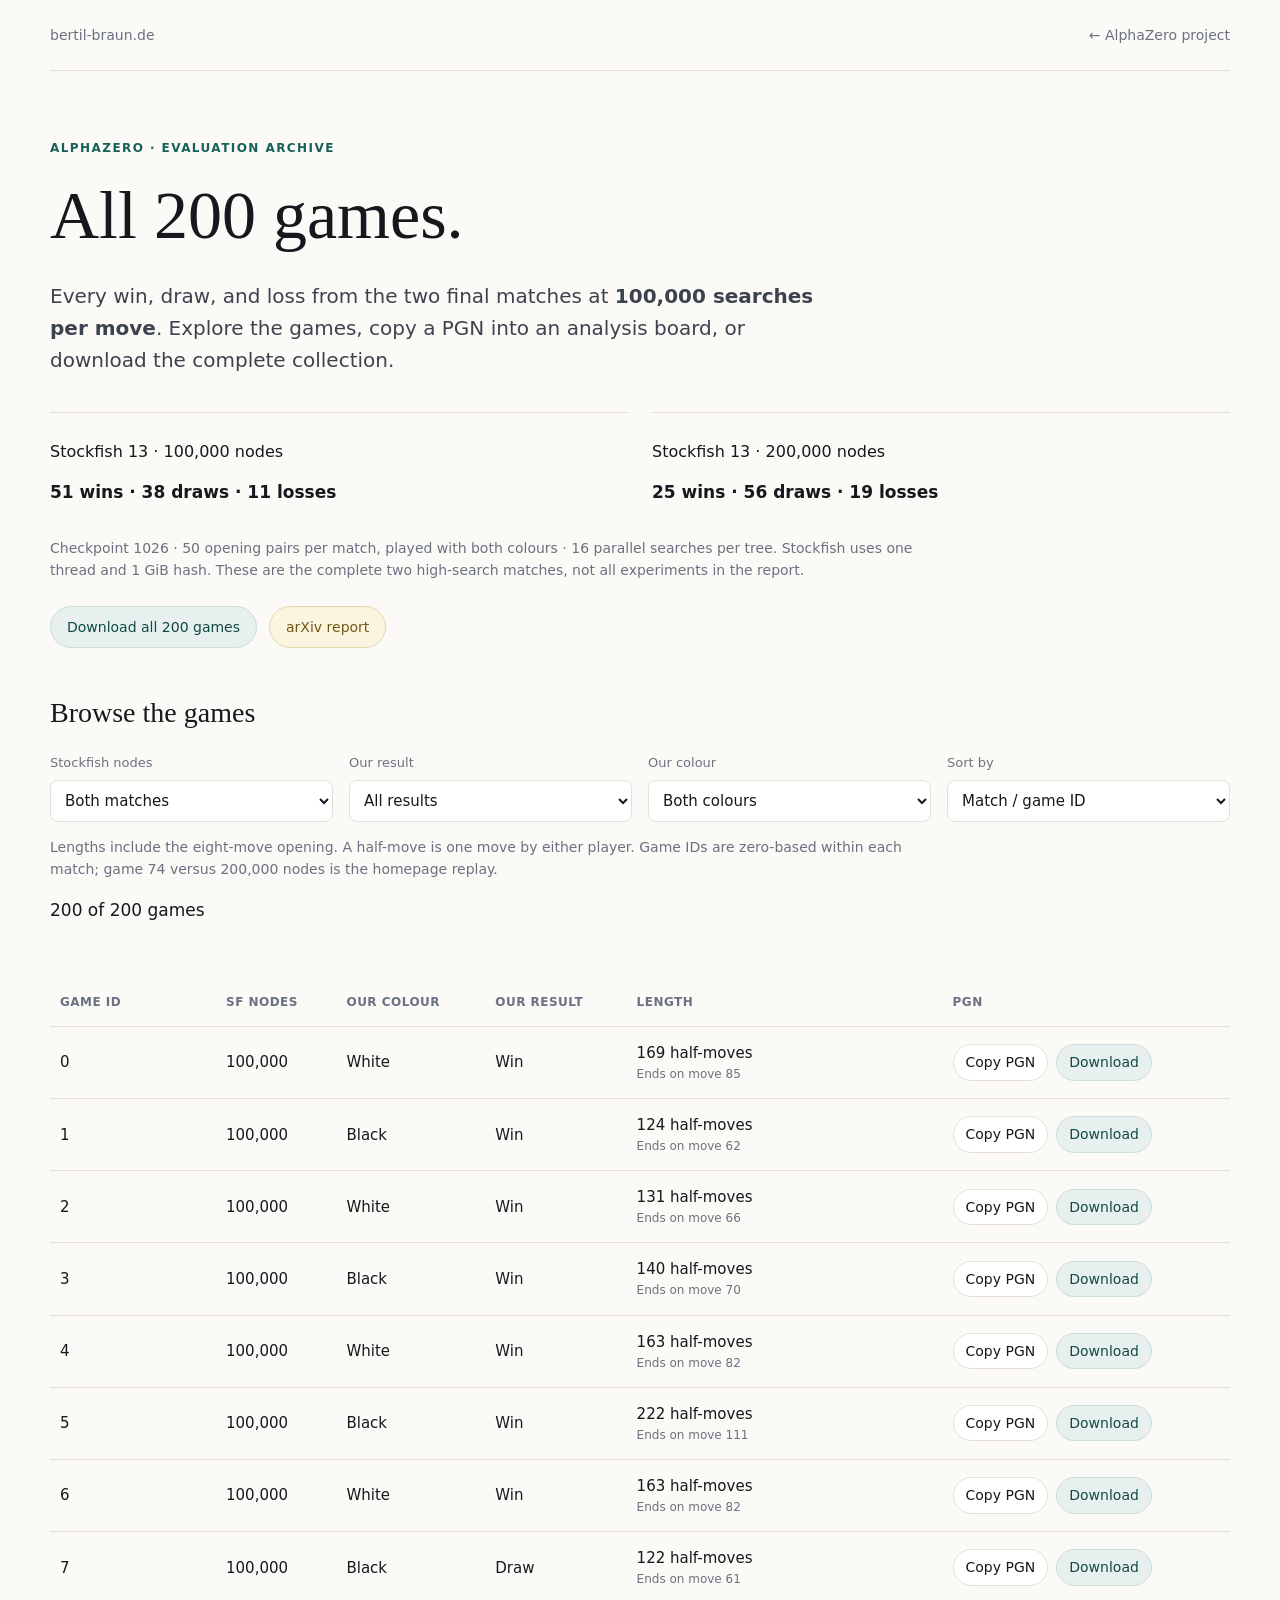
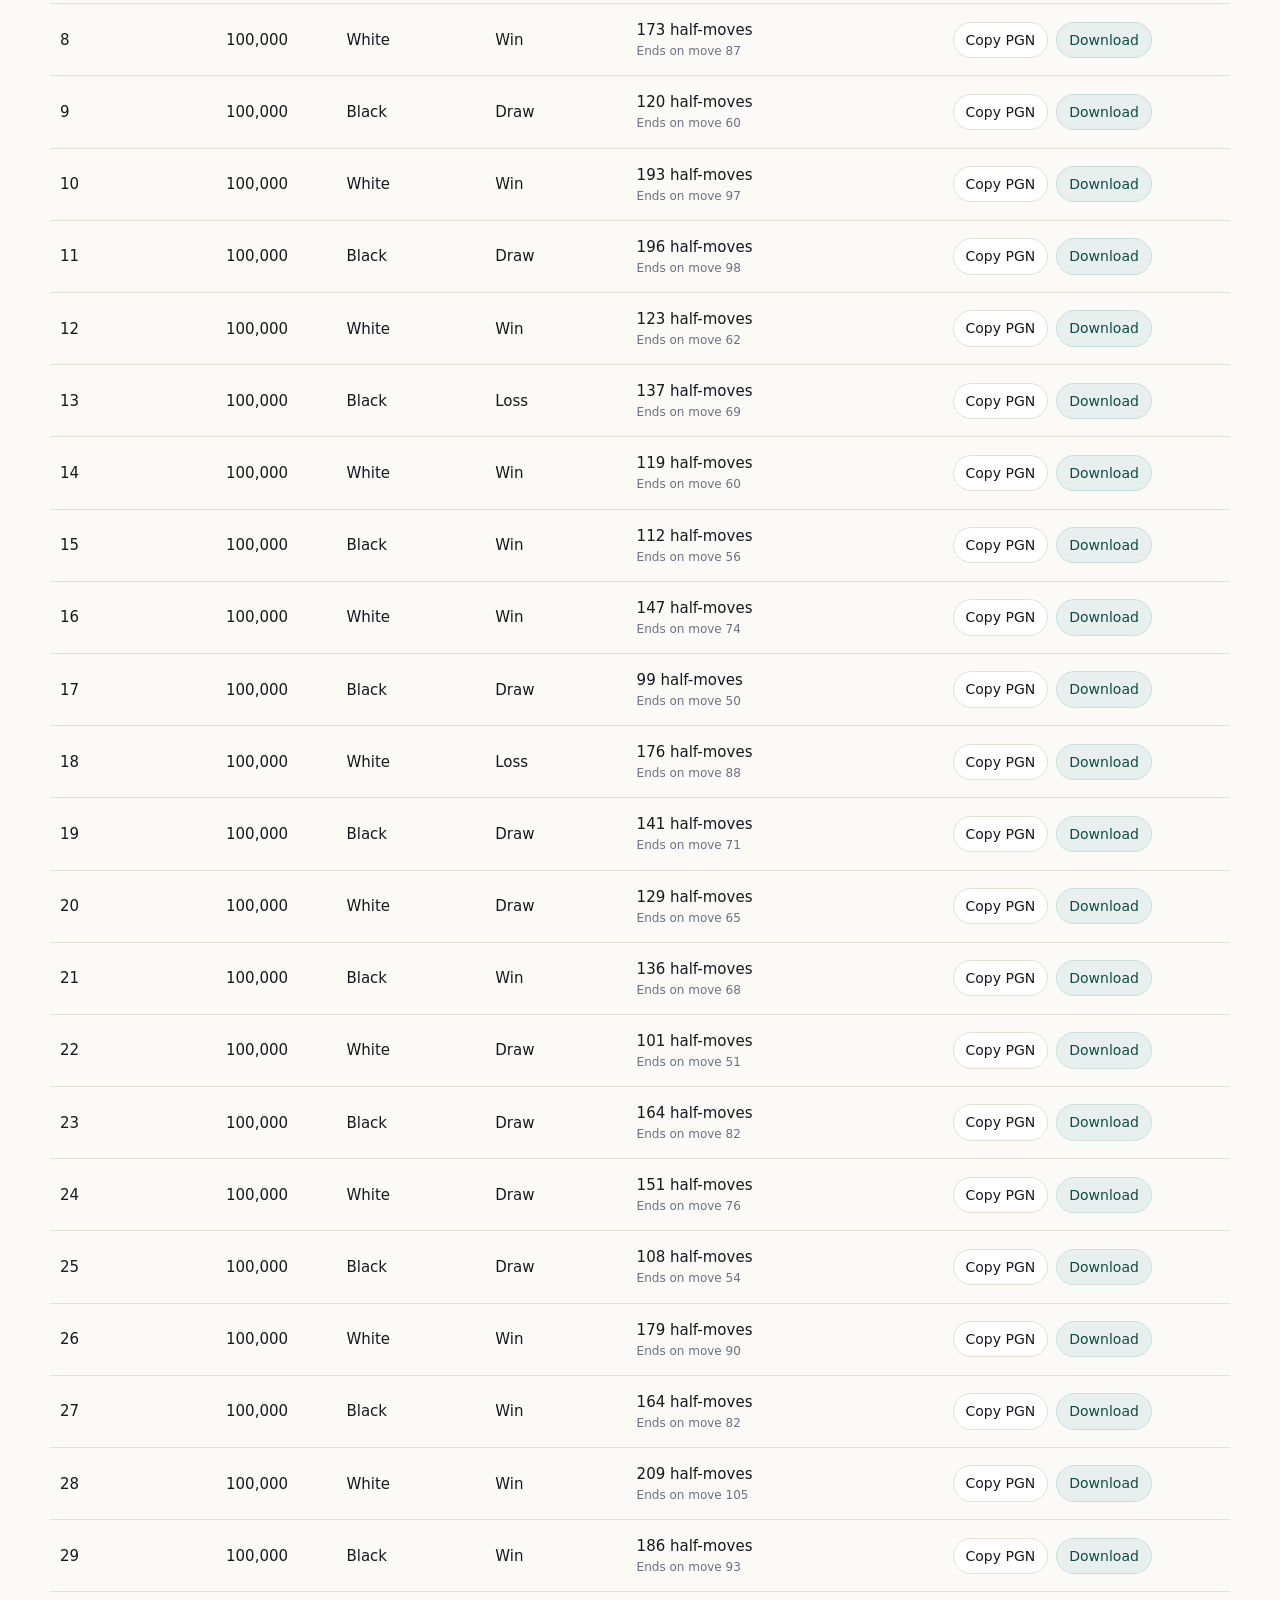
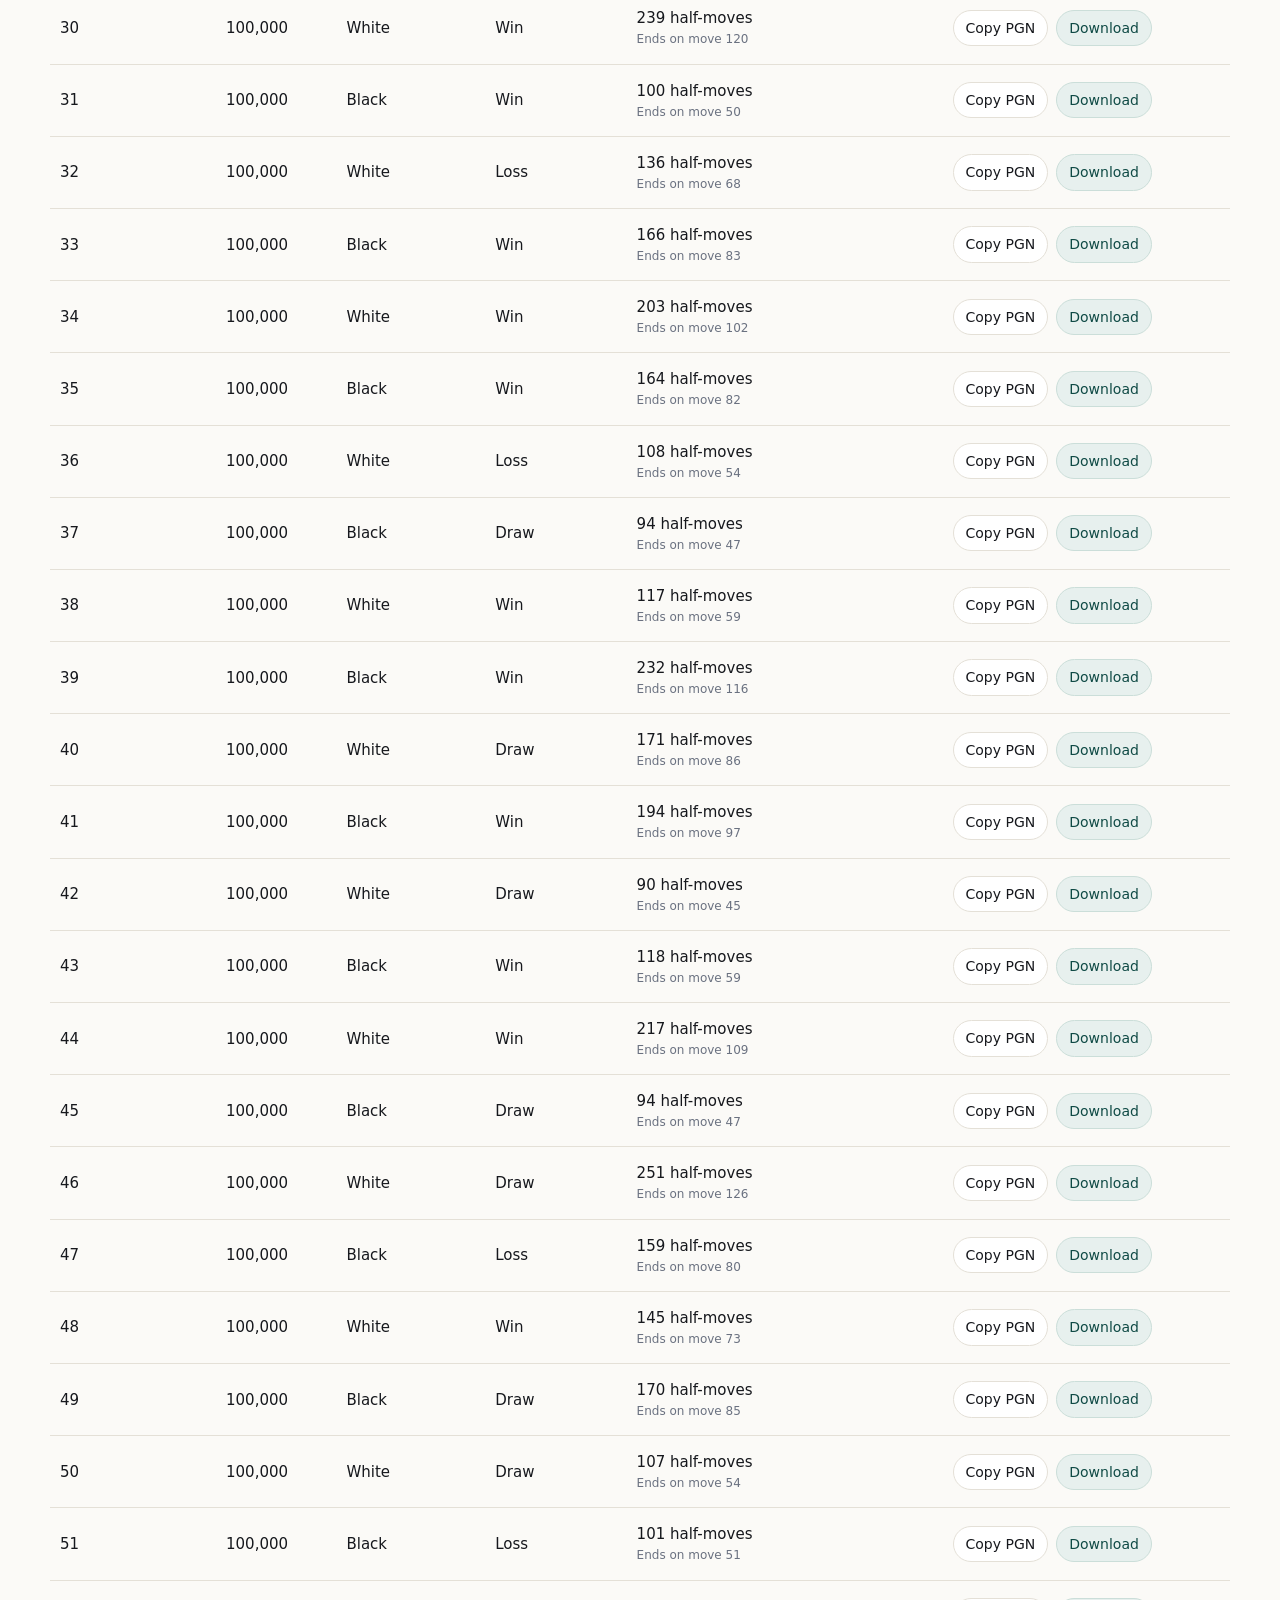
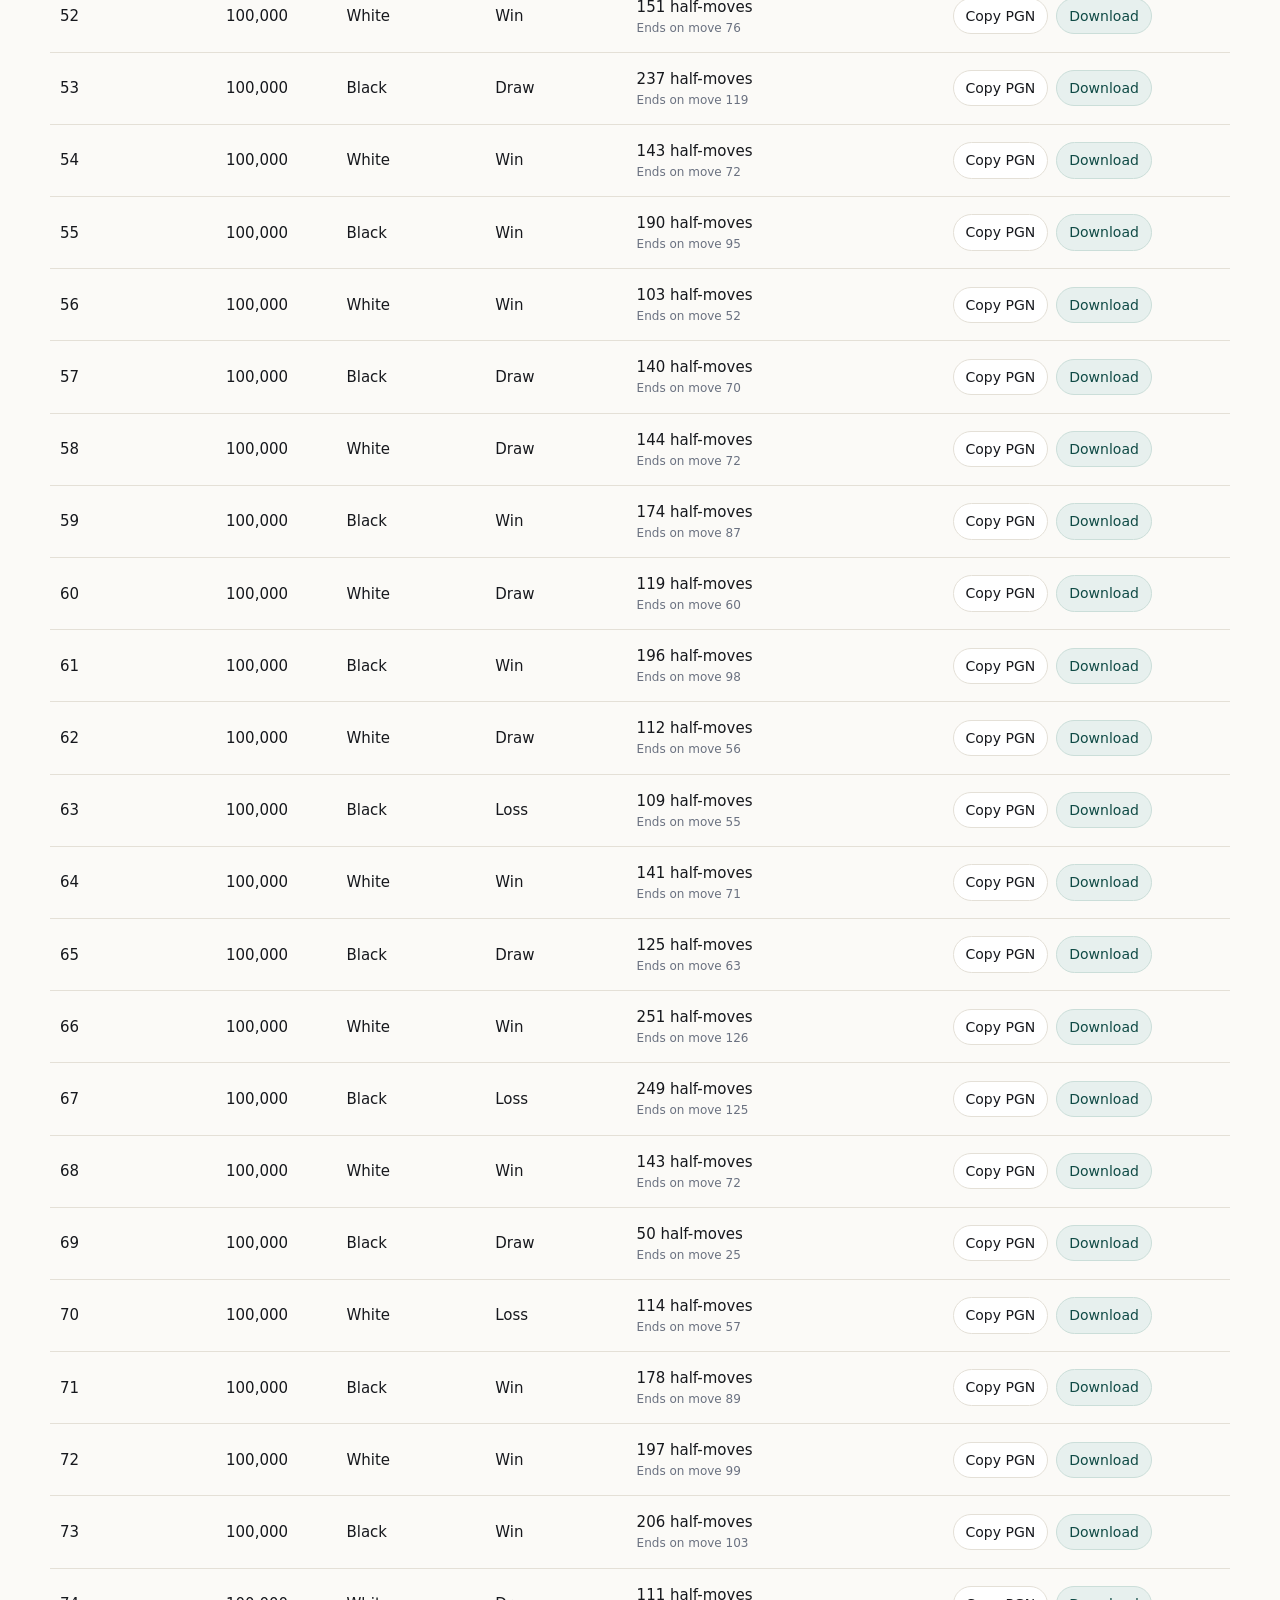
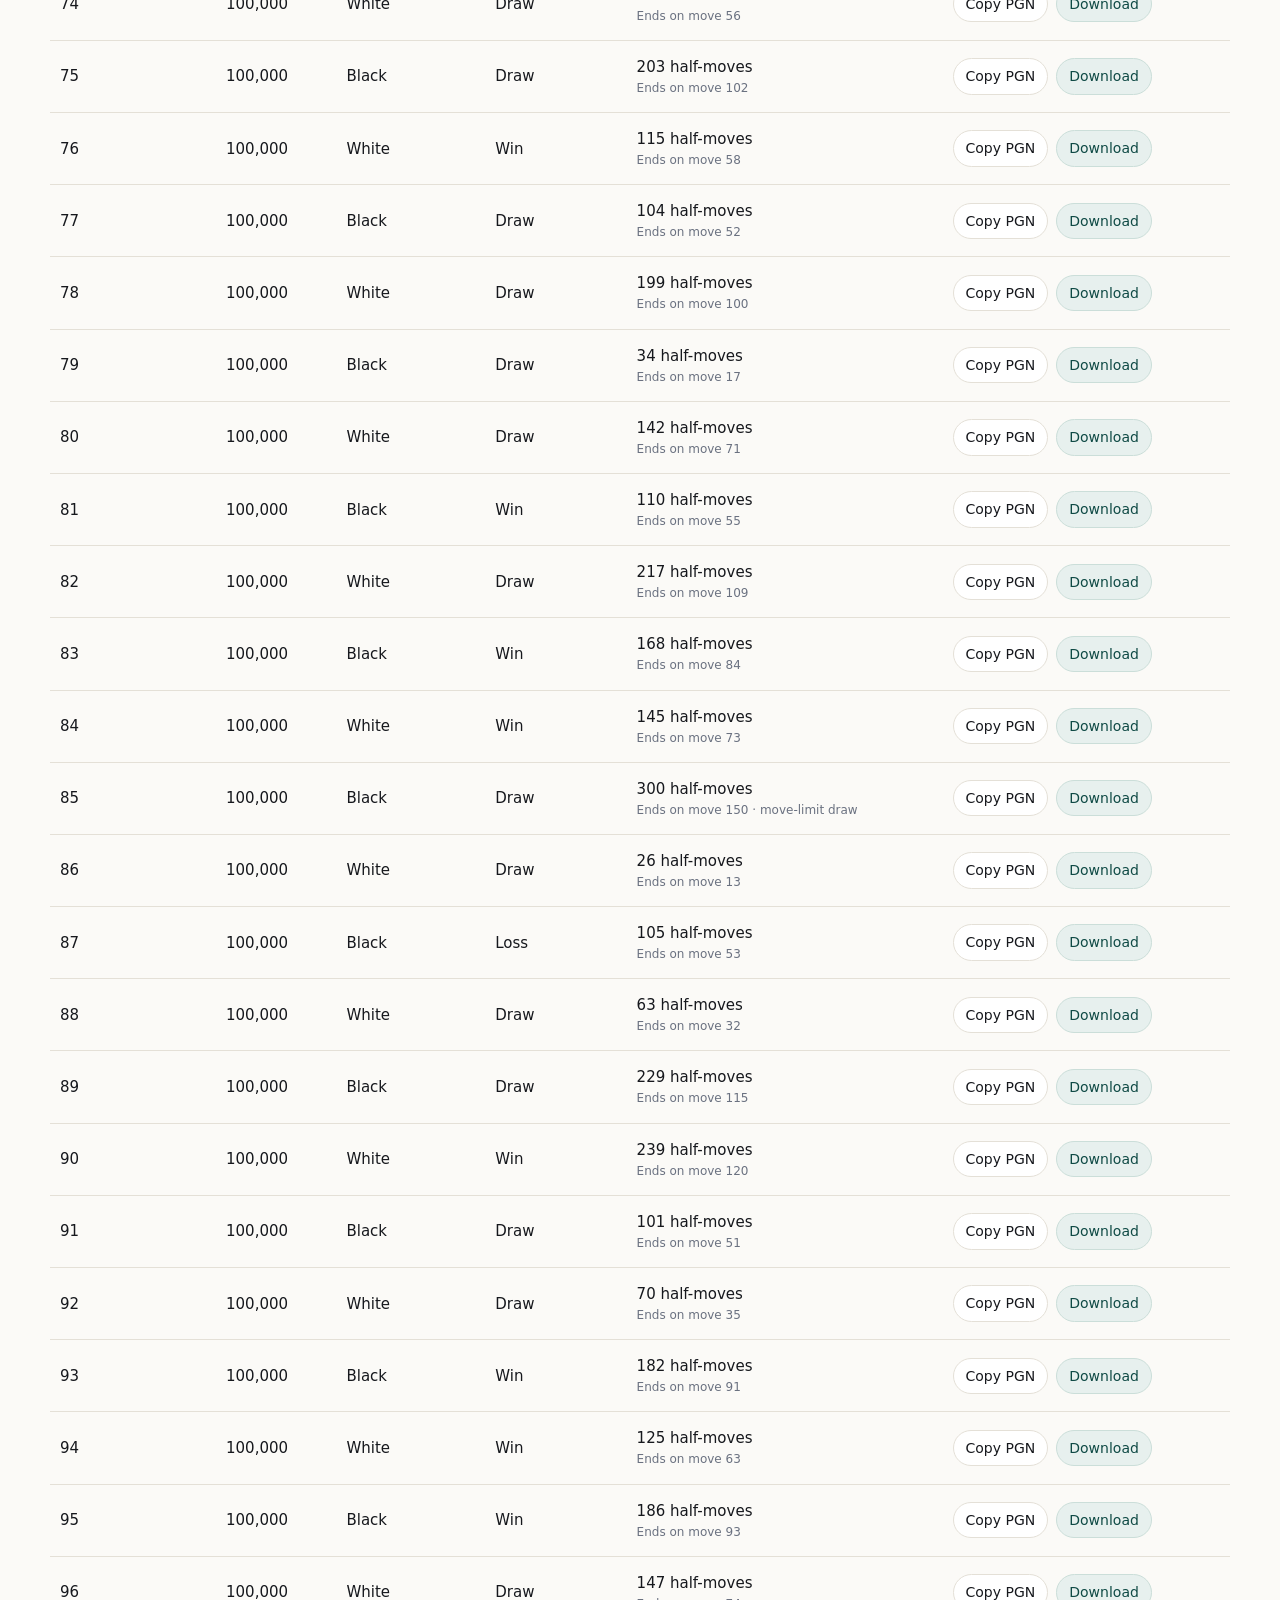
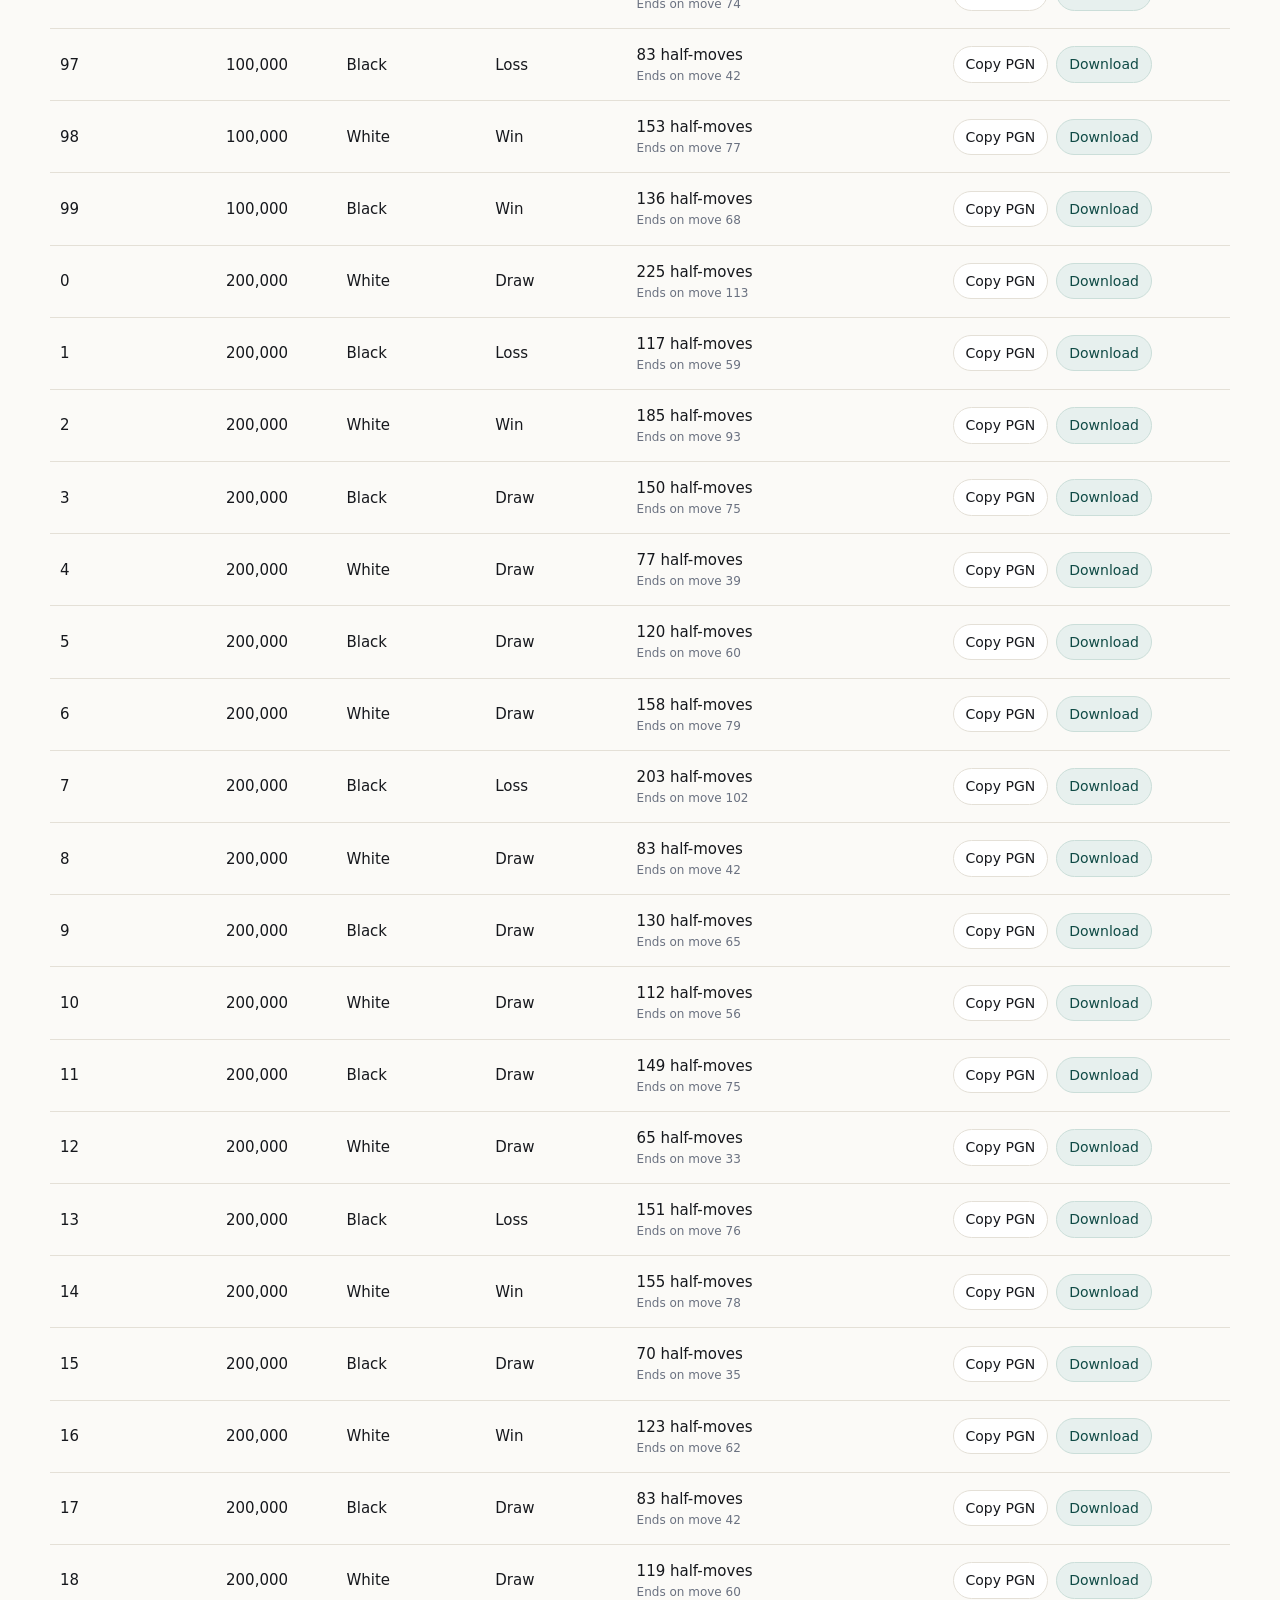
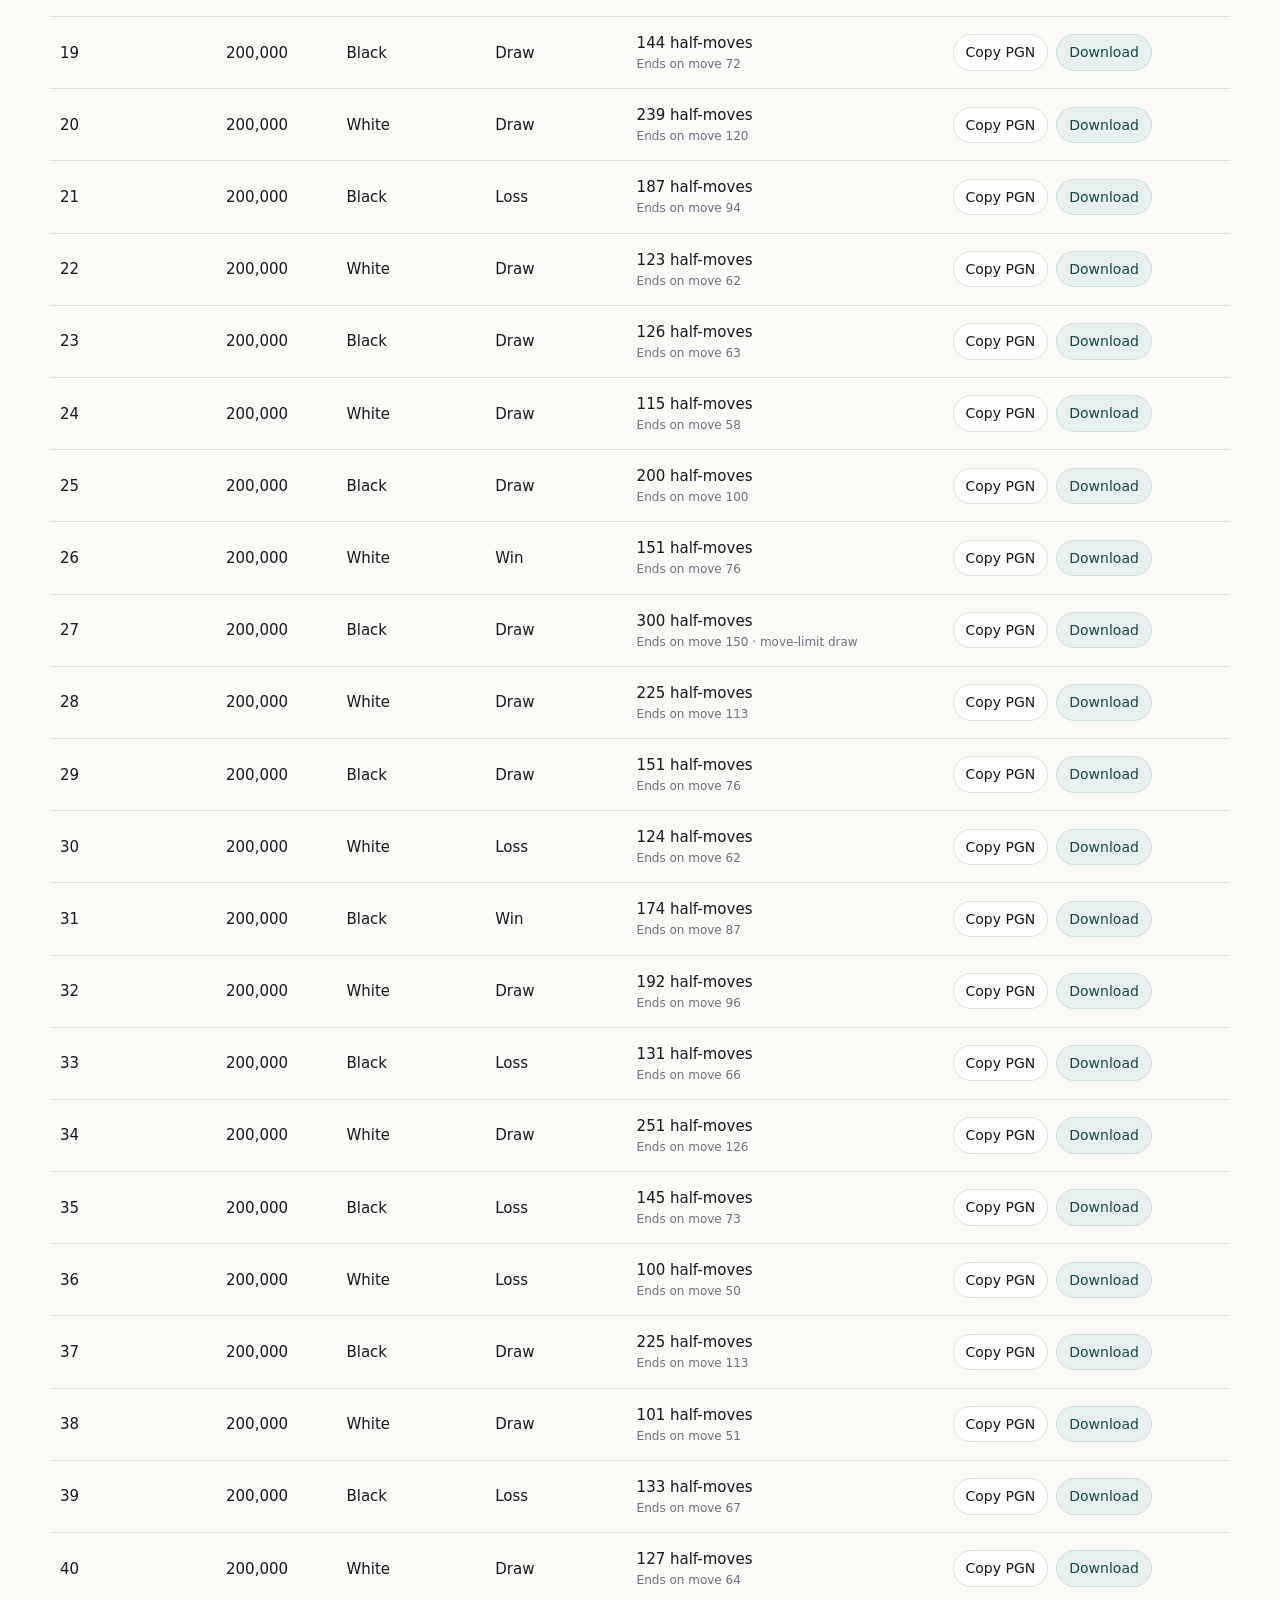
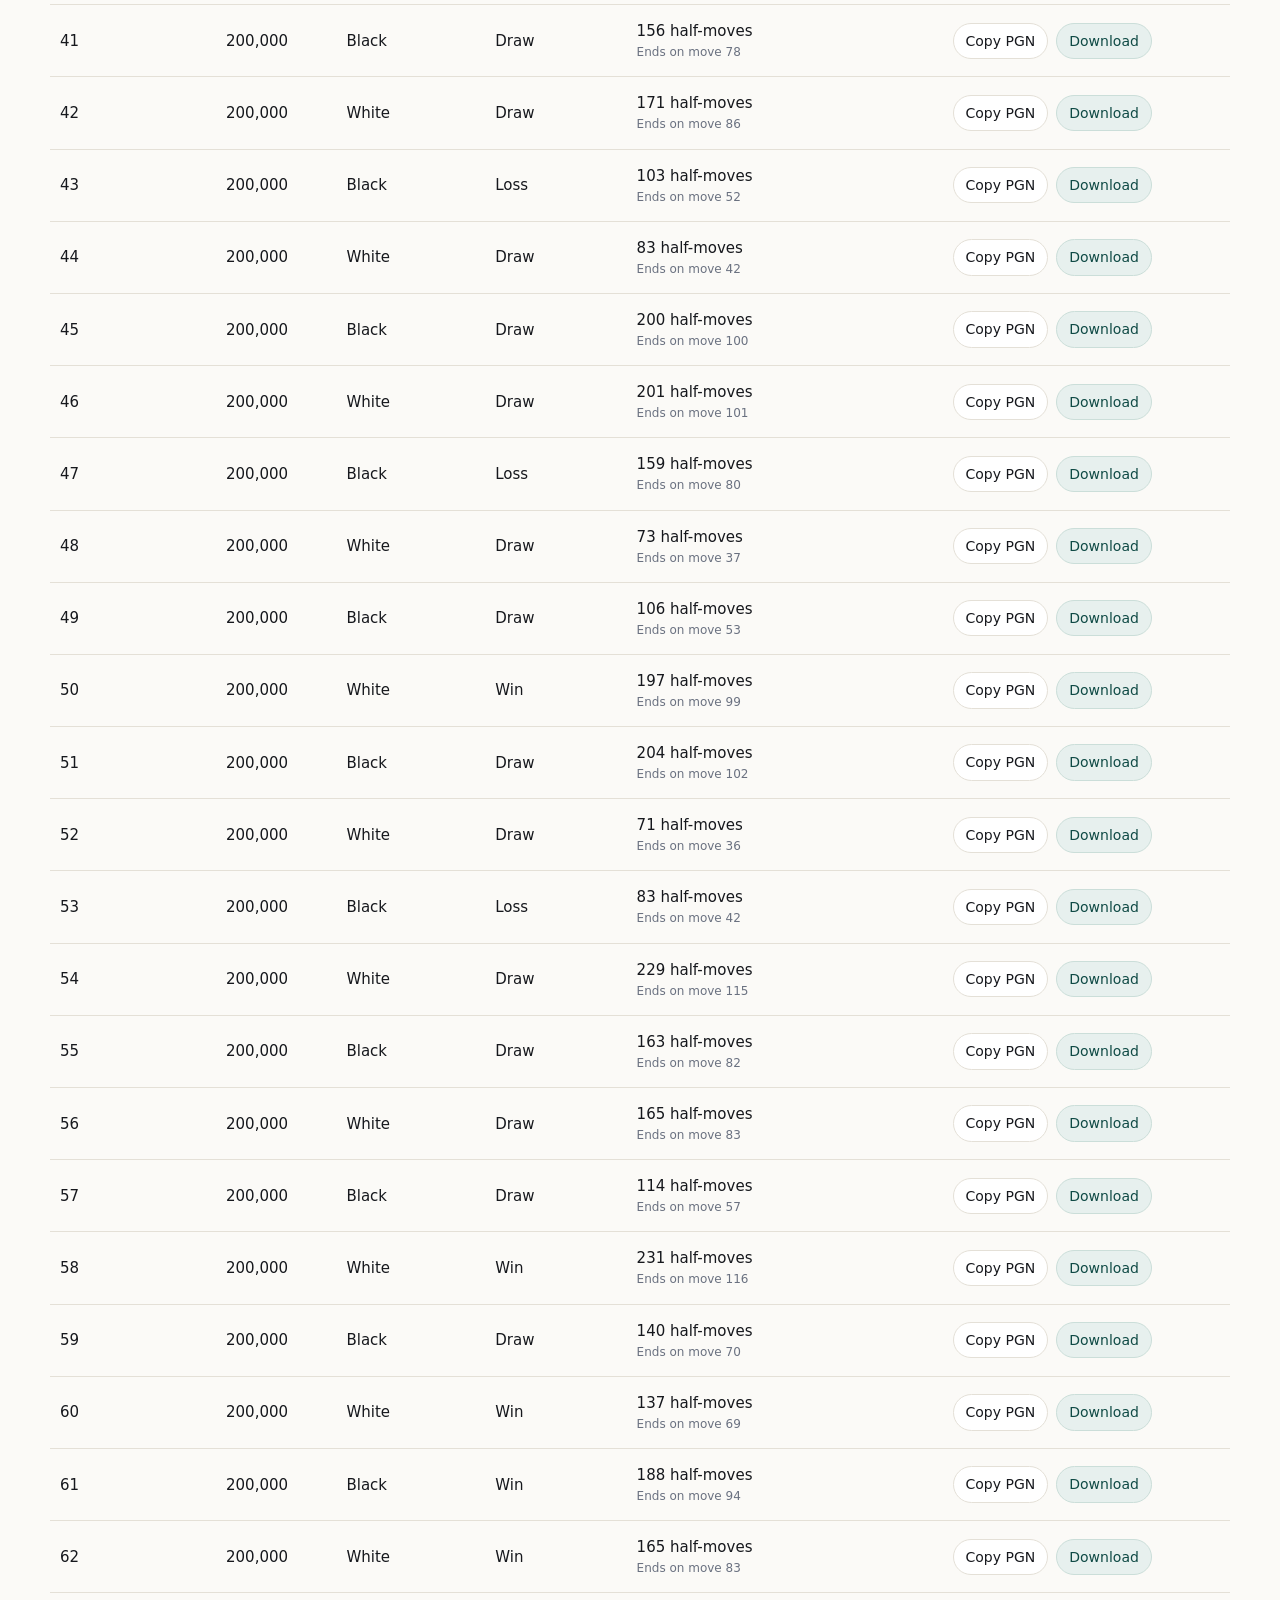
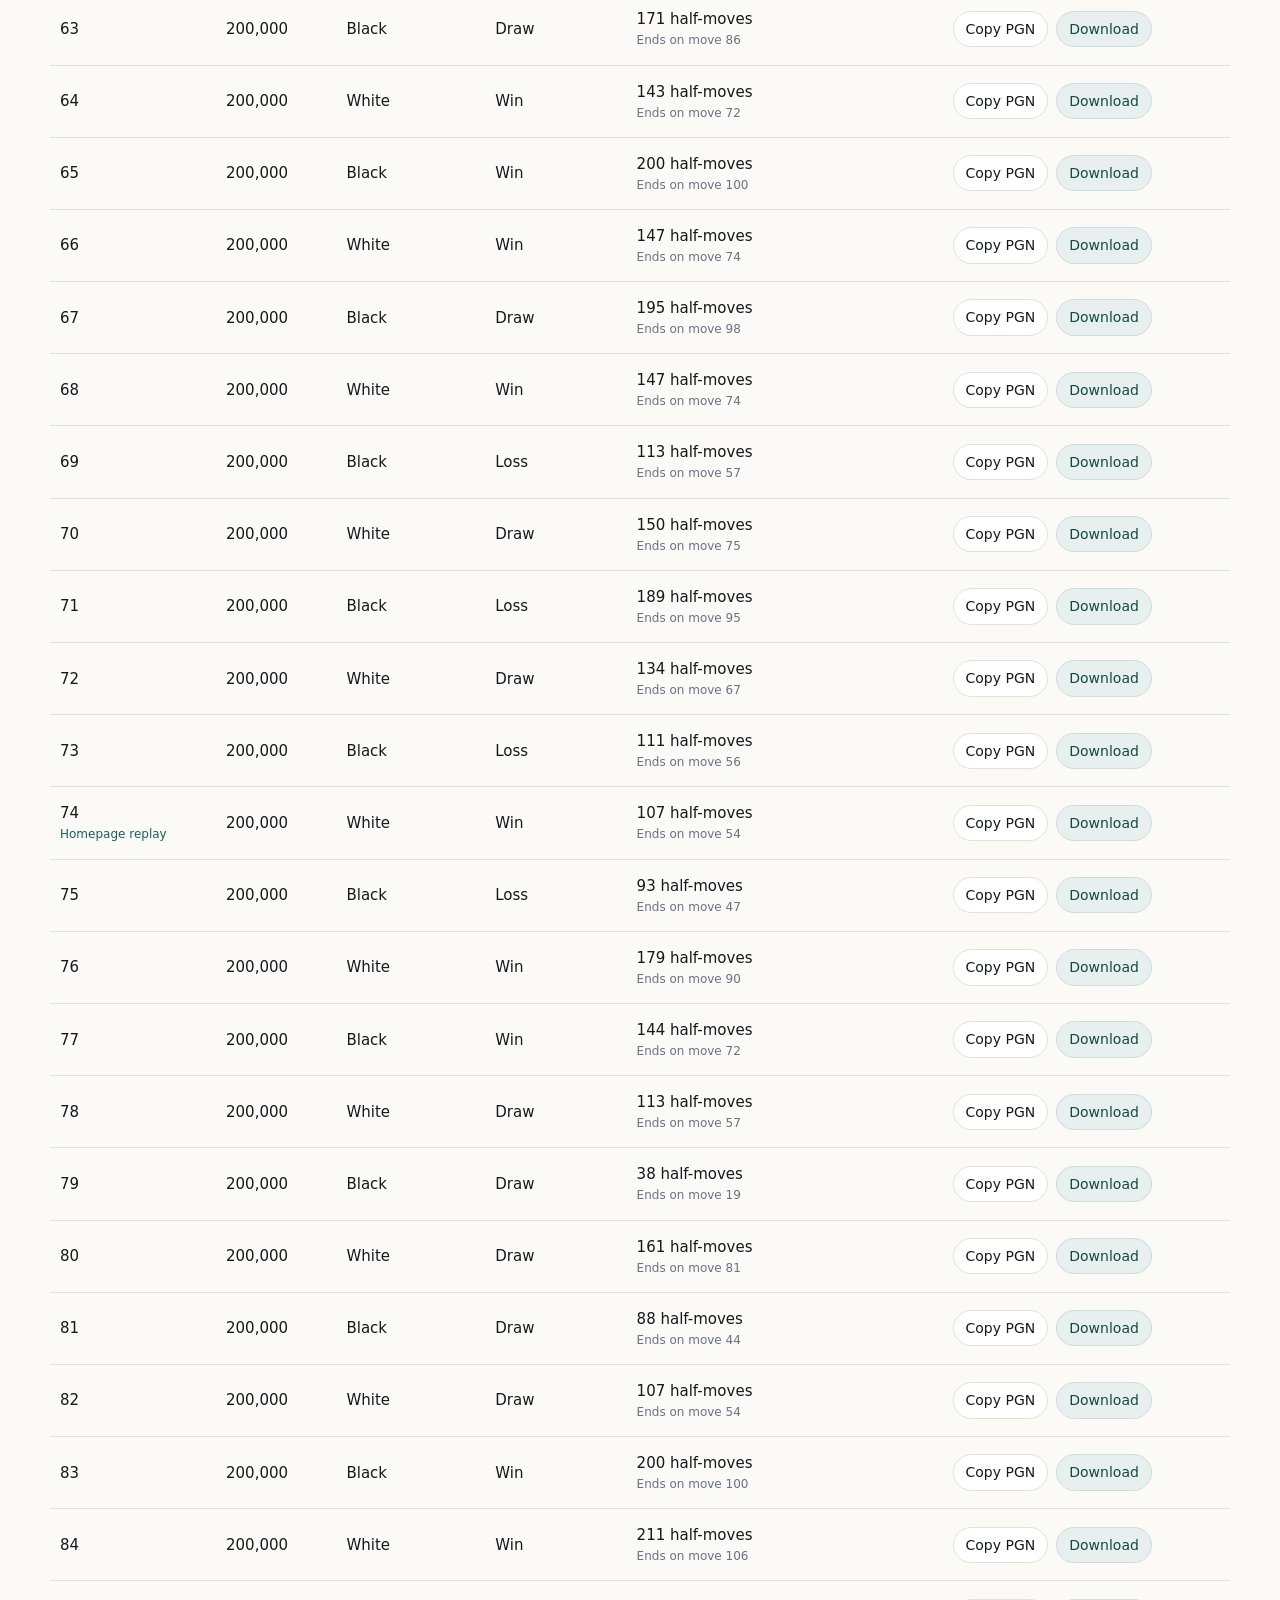
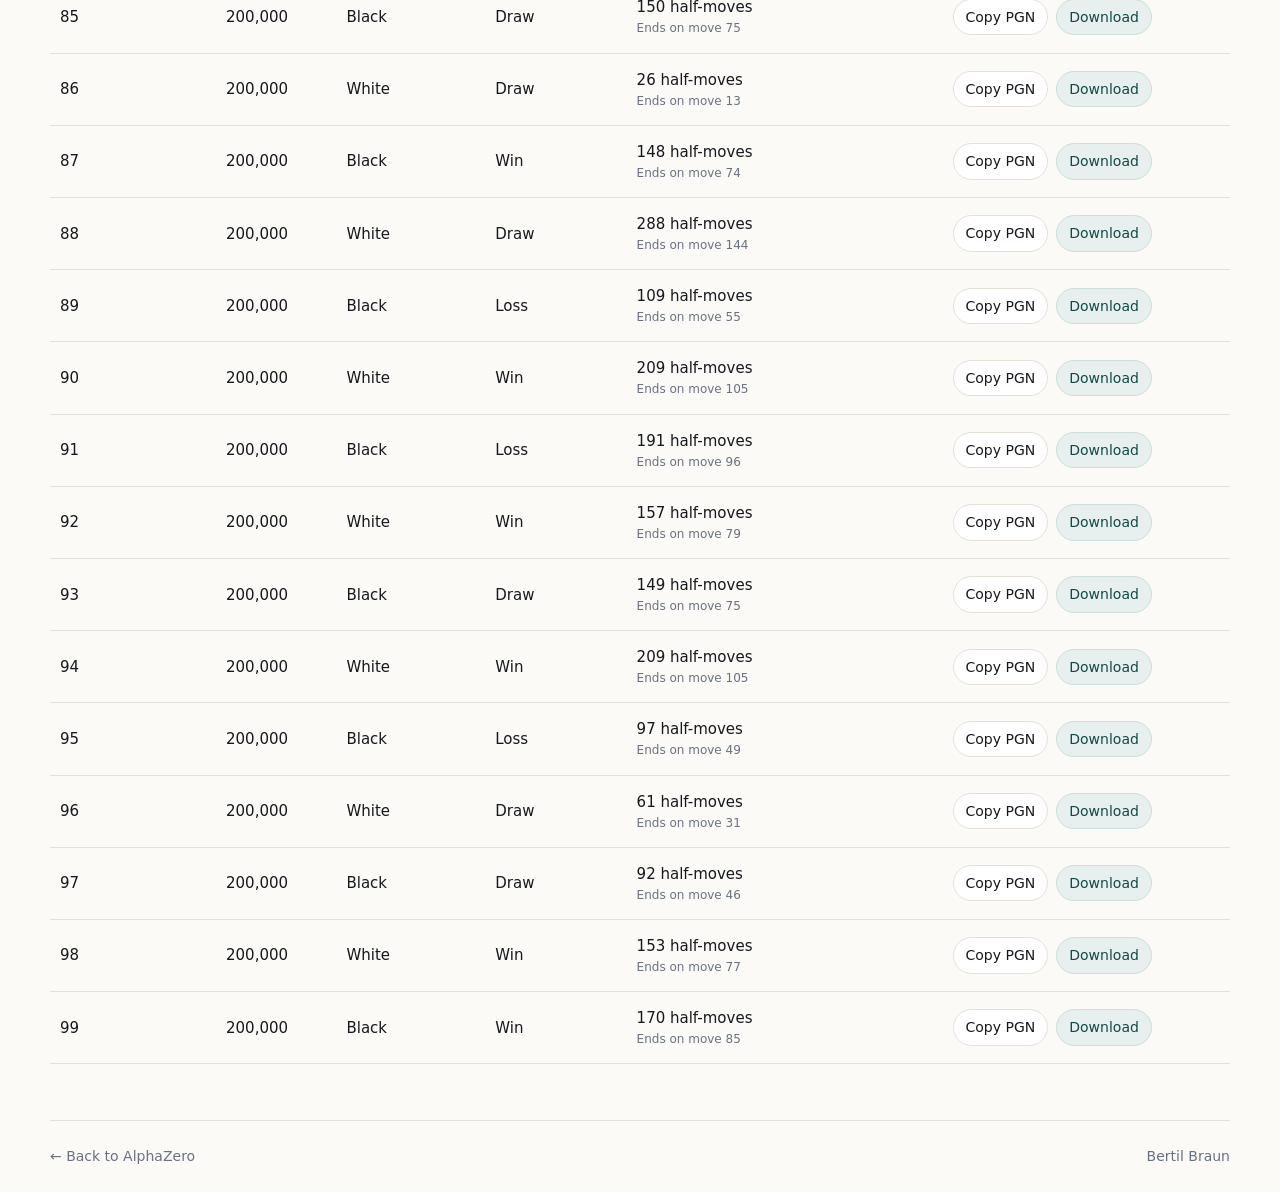
<file: projects/alphazero/games/index.html>
<!doctype html>
<html lang="en">
<head>
  <meta charset="utf-8">
  <meta name="viewport" content="width=device-width, initial-scale=1">
  <title>AlphaZero Evaluation Games — Bertil Braun</title>
  <meta name="description" content="All 200 games from AlphaZero checkpoint 1026 at 100,000 searches against fixed-node Stockfish 13, with individual and combined PGN downloads.">
  <link rel="canonical" href="https://bertil-braun.de/projects/alphazero/games/">
  <meta property="og:type" content="website">
  <meta property="og:title" content="AlphaZero Evaluation Games — Bertil Braun">
  <meta property="og:description" content="Explore every win, draw, and loss from the two final 100,000-search evaluation matches. Copy or download any game as PGN.">
  <meta property="og:url" content="https://bertil-braun.de/projects/alphazero/games/">
  <meta property="og:image" content="https://bertil-braun.de/assets/social-card.png">
  <meta name="twitter:card" content="summary_large_image">
  <meta name="twitter:title" content="AlphaZero Evaluation Games — Bertil Braun">
  <meta name="twitter:description" content="All 200 games from the final 100,000-search evaluation matches, with PGN downloads.">
  <meta name="twitter:image" content="https://bertil-braun.de/assets/social-card.png">
  <meta name="theme-color" content="#fbfaf7">
  <link rel="stylesheet" href="/assets/chess-games.css">
  <script src="/assets/chess-games.js" defer></script>
</head>
<body>
  <a class="skip" href="#games">Skip to games</a>
  <div class="page">
    <header class="topbar">
      <a href="/">bertil-braun.de</a>
      <a href="/projects/alphazero/">← AlphaZero project</a>
    </header>
    <main>
      <p class="kicker">AlphaZero · Evaluation archive</p>
      <h1>All 200 games.</h1>
      <p class="intro">Every win, draw, and loss from the two final matches at <strong>100,000 searches per move</strong>. Explore the games, copy a PGN into an analysis board, or download the complete collection.</p>
      <div class="summaries" aria-label="Match results from AlphaZero's perspective">
        <section><h2>Stockfish 13 · 100,000 nodes</h2><p><strong>51 wins · 38 draws · 11 losses</strong></p></section>
        <section><h2>Stockfish 13 · 200,000 nodes</h2><p><strong>25 wins · 56 draws · 19 losses</strong></p></section>
      </div>
      <p class="context">Checkpoint 1026 · 50 opening pairs per match, played with both colours · 16 parallel searches per tree. Stockfish uses one thread and 1 GiB hash. These are the complete two high-search matches, not all experiments in the report.</p>
      <div class="actions">
        <a class="button accent" href="/assets/chess-games/all-200-games.pgn" download>Download all 200 games</a>
        <a class="button report" href="https://arxiv.org/abs/2609.37447" target="_blank" rel="noopener">arXiv report</a>
      </div>
      <section id="games" aria-labelledby="games-heading">
        <h2 id="games-heading">Browse the games</h2>
        <div class="filters">
          <label>Stockfish nodes<select id="opponent-filter"><option value="all">Both matches</option><option value="100000">100,000 nodes</option><option value="200000">200,000 nodes</option></select></label>
          <label>Our result<select id="outcome-filter"><option value="all">All results</option><option value="win">Wins</option><option value="draw">Draws</option><option value="loss">Losses</option></select></label>
          <label>Our colour<select id="colour-filter"><option value="all">Both colours</option><option value="white">White</option><option value="black">Black</option></select></label>
          <label>Sort by<select id="sort-order"><option value="match">Match / game ID</option><option value="shortest">Shortest first</option><option value="longest">Longest first</option></select></label>
        </div>
        <p class="context">Lengths include the eight-move opening. A half-move is one move by either player. Game IDs are zero-based within each match; game 74 versus 200,000 nodes is the homepage replay.</p>
        <p id="game-count" role="status">Loading games…</p>
        <p id="copy-status" role="status" class="copy-status"></p>
        <noscript><p>The filterable list needs JavaScript. All 200 games remain available in the combined PGN download above.</p></noscript>
        <div class="table-wrap">
          <table>
            <caption class="sr-only">Individual evaluation games; results and colours refer to AlphaZero.</caption>
            <thead><tr><th scope="col">Game ID</th><th scope="col">SF nodes</th><th scope="col">Our colour</th><th scope="col">Our result</th><th scope="col">Length</th><th scope="col">PGN</th></tr></thead>
            <tbody id="game-list"></tbody>
          </table>
        </div>
      </section>
    </main>
    <footer><a href="/projects/alphazero/">← Back to AlphaZero</a><span>Bertil Braun</span></footer>
  </div>
  <dialog id="copy-dialog" aria-labelledby="copy-heading">
    <h2 id="copy-heading">Copy PGN</h2>
    <p>Automatic copying isn’t available. Select and copy the game below.</p>
    <label for="copy-text" class="sr-only">Game PGN</label>
    <textarea id="copy-text" readonly spellcheck="false"></textarea>
    <form method="dialog"><button class="button accent">Close</button></form>
  </dialog>
</body>
</html>
</file>
<file: assets/chess-games.css>
:root { color-scheme: light; --bg: #fbfaf7; --ink: #16181d; --muted: #6a7180; --rule: #e4e0d7; --accent: #16615a; --soft: #e7f0ee; --serif: "Iowan Old Style", "Palatino Linotype", Palatino, "Book Antiqua", Georgia, serif; }
* { box-sizing: border-box; }
body { margin: 0; background: var(--bg); color: var(--ink); font: 17px/1.6 Inter, ui-sans-serif, system-ui, -apple-system, "Segoe UI", sans-serif; }
a { color: inherit; }
button, select, textarea { font: inherit; }
:focus-visible { outline: 2px solid var(--accent); outline-offset: 4px; }
.page { width: min(1180px, calc(100% - 48px)); margin: auto; }
.topbar, footer { display: flex; justify-content: space-between; flex-wrap: wrap; gap: 12px; padding: 24px 0; color: var(--muted); font-size: 14px; }
.topbar { border-bottom: 1px solid var(--rule); }
.topbar a, footer a { text-decoration: none; }
main { padding: 56px 0; }
.kicker { color: var(--accent); text-transform: uppercase; font-size: 12px; font-weight: 700; letter-spacing: .12em; }
h1, h2 { font-family: var(--serif); font-weight: 400; line-height: 1.2; }
h1 { font-size: clamp(42px, 6vw, 68px); margin: 16px 0 24px; }
h2 { font-size: 28px; }
.intro { max-width: 790px; font-size: 20px; color: #3d434e; }
.summaries { display: grid; grid-template-columns: repeat(2, minmax(0, 1fr)); gap: 24px; margin-top: 36px; }
.summaries section { border-top: 1px solid var(--rule); padding-top: 16px; }
.summaries h2 { font-family: inherit; font-size: 16px; font-weight: 500; }
.context { font-size: 14px; color: var(--muted); max-width: 900px; }
.actions { display: flex; flex-wrap: wrap; gap: 12px; margin: 24px 0 48px; }
.button { display: inline-block; border: 1px solid var(--rule); border-radius: 24px; padding: 9px 16px; background: white; text-decoration: none; cursor: pointer; color: var(--ink); font-size: 14px; white-space: nowrap; }
.button:hover { border-color: var(--accent); }
.accent { background: var(--soft); color: #0f4a45; border-color: #cbded9; }
.report { background: #fbf5df; color: #715715; border-color: #e5d8ac; }
.filters { display: grid; grid-template-columns: repeat(4, minmax(0, 1fr)); gap: 16px; }
.filters label { font-size: 13px; color: var(--muted); }
select { display: block; margin-top: 6px; width: 100%; padding: 10px; border: 1px solid var(--rule); border-radius: 8px; color: var(--ink); background: white; font-size: 15px; }
table { width: 100%; border-collapse: collapse; font-size: 15px; }
th { text-align: left; font-size: 12px; text-transform: uppercase; letter-spacing: .04em; color: var(--muted); }
td, th { padding: 14px 10px; border-bottom: 1px solid var(--rule); }
td:first-child { font-variant-numeric: tabular-nums; }
.game-actions { display: flex; gap: 8px; flex-wrap: wrap; }
.game-actions .button { padding: 6px 12px; }
.featured { display: block; color: var(--accent); font-size: 12px; }
.length-note { display: block; color: var(--muted); font-size: 12px; }
.copy-status { color: var(--accent); font-size: 14px; min-height: 23px; }
footer { border-top: 1px solid var(--rule); }
.sr-only { position: absolute; width: 1px; height: 1px; overflow: hidden; clip-path: inset(50%); white-space: nowrap; }
.skip { position: absolute; top: -100px; background: white; padding: 12px; }
.skip:focus { top: 8px; left: 8px; }
dialog { border: 1px solid var(--rule); border-radius: 12px; padding: 24px; width: min(680px, calc(100% - 32px)); color: var(--ink); }
dialog::backdrop { background: #16181d99; }
textarea { width: 100%; height: 280px; resize: vertical; font: 13px/1.6 monospace; margin-bottom: 16px; }
@media (max-width: 760px) {
  .page { width: calc(100% - 32px); }
  main { padding-top: 32px; }
  .summaries, .filters { grid-template-columns: repeat(2, minmax(0, 1fr)); gap: 12px; }
  .summaries { grid-template-columns: 1fr; }
  table, tbody { display: block; }
  thead { position: absolute; width: 1px; height: 1px; overflow: hidden; clip-path: inset(50%); }
  tr { display: grid; grid-template-columns: repeat(2, minmax(0, 1fr)); border: 1px solid var(--rule); border-radius: 12px; padding: 12px; margin-bottom: 12px; background: white; }
  td { display: block; border: 0; padding: 6px; min-width: 0; }
  td::before { content: attr(data-label); display: block; color: var(--muted); font-size: 11px; text-transform: uppercase; }
  td:last-child { grid-column: 1 / -1; }
  .intro { font-size: 18px; }
}
</file>
